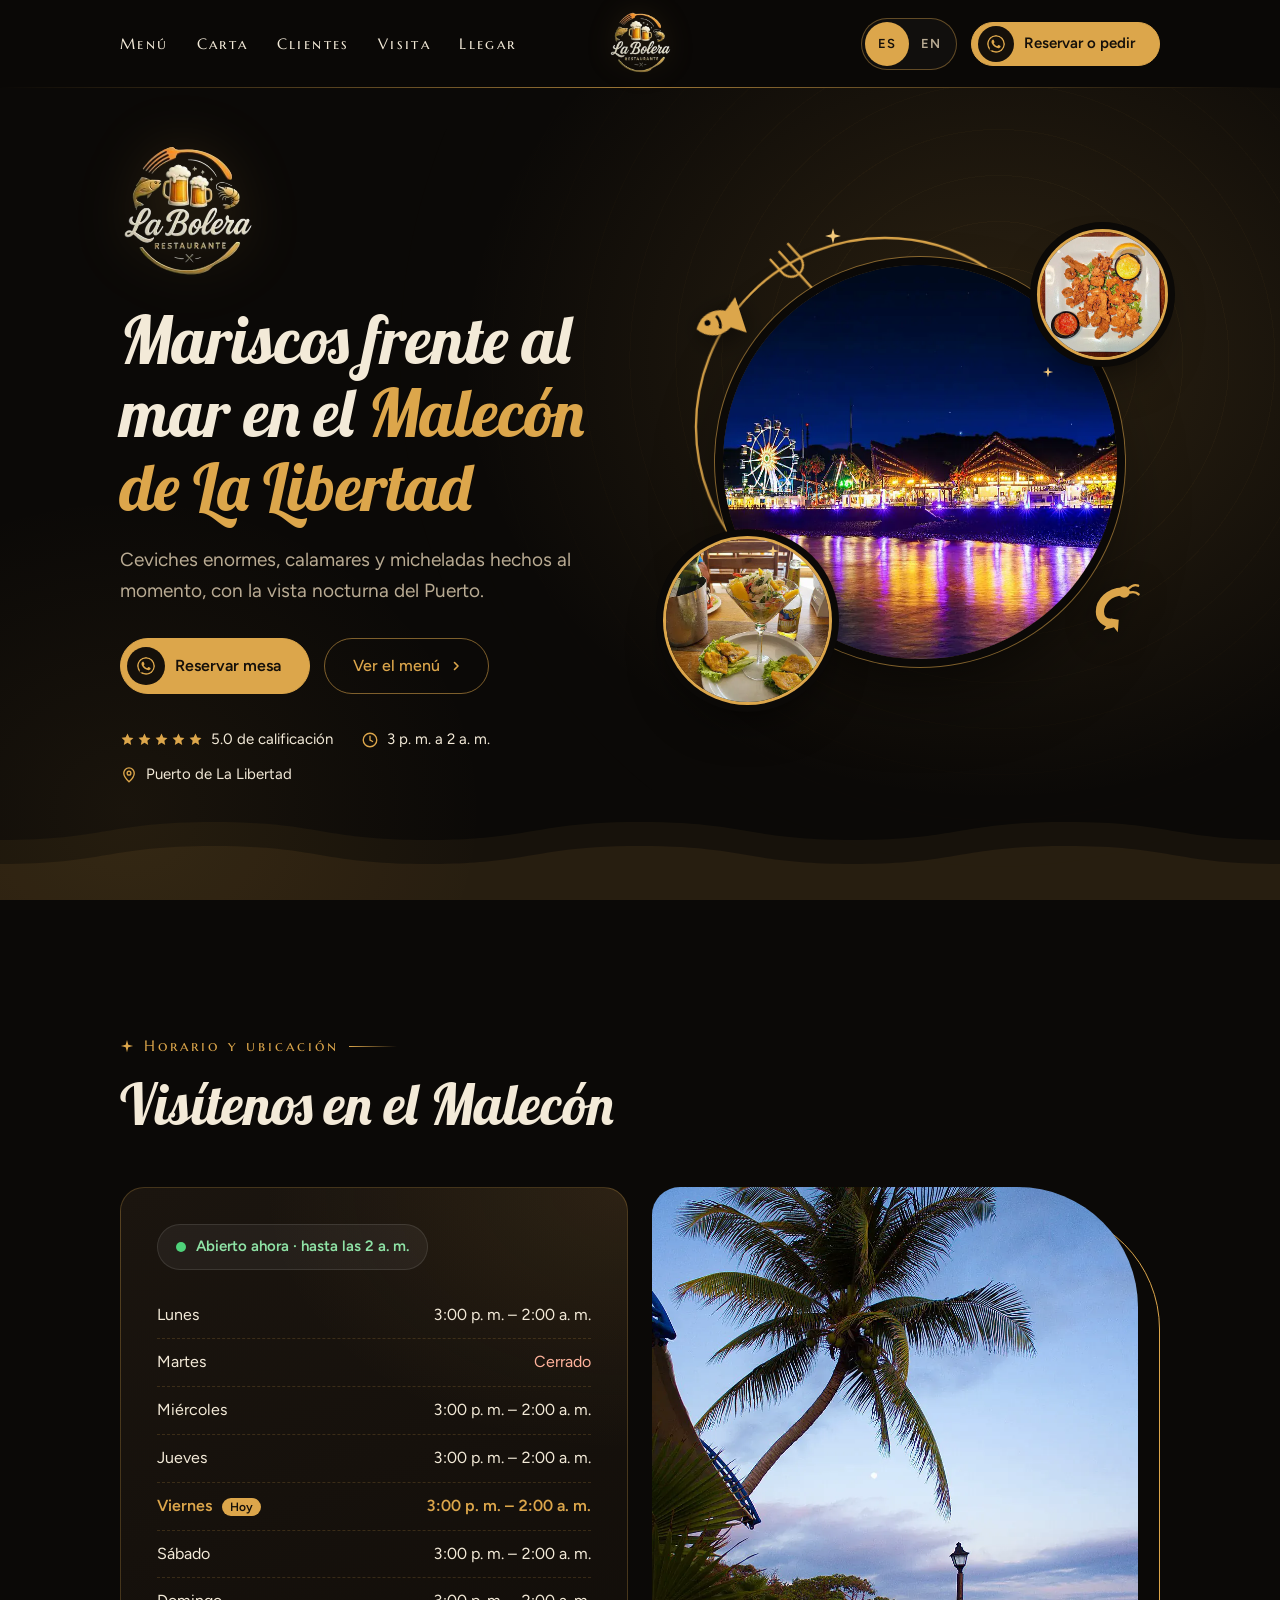
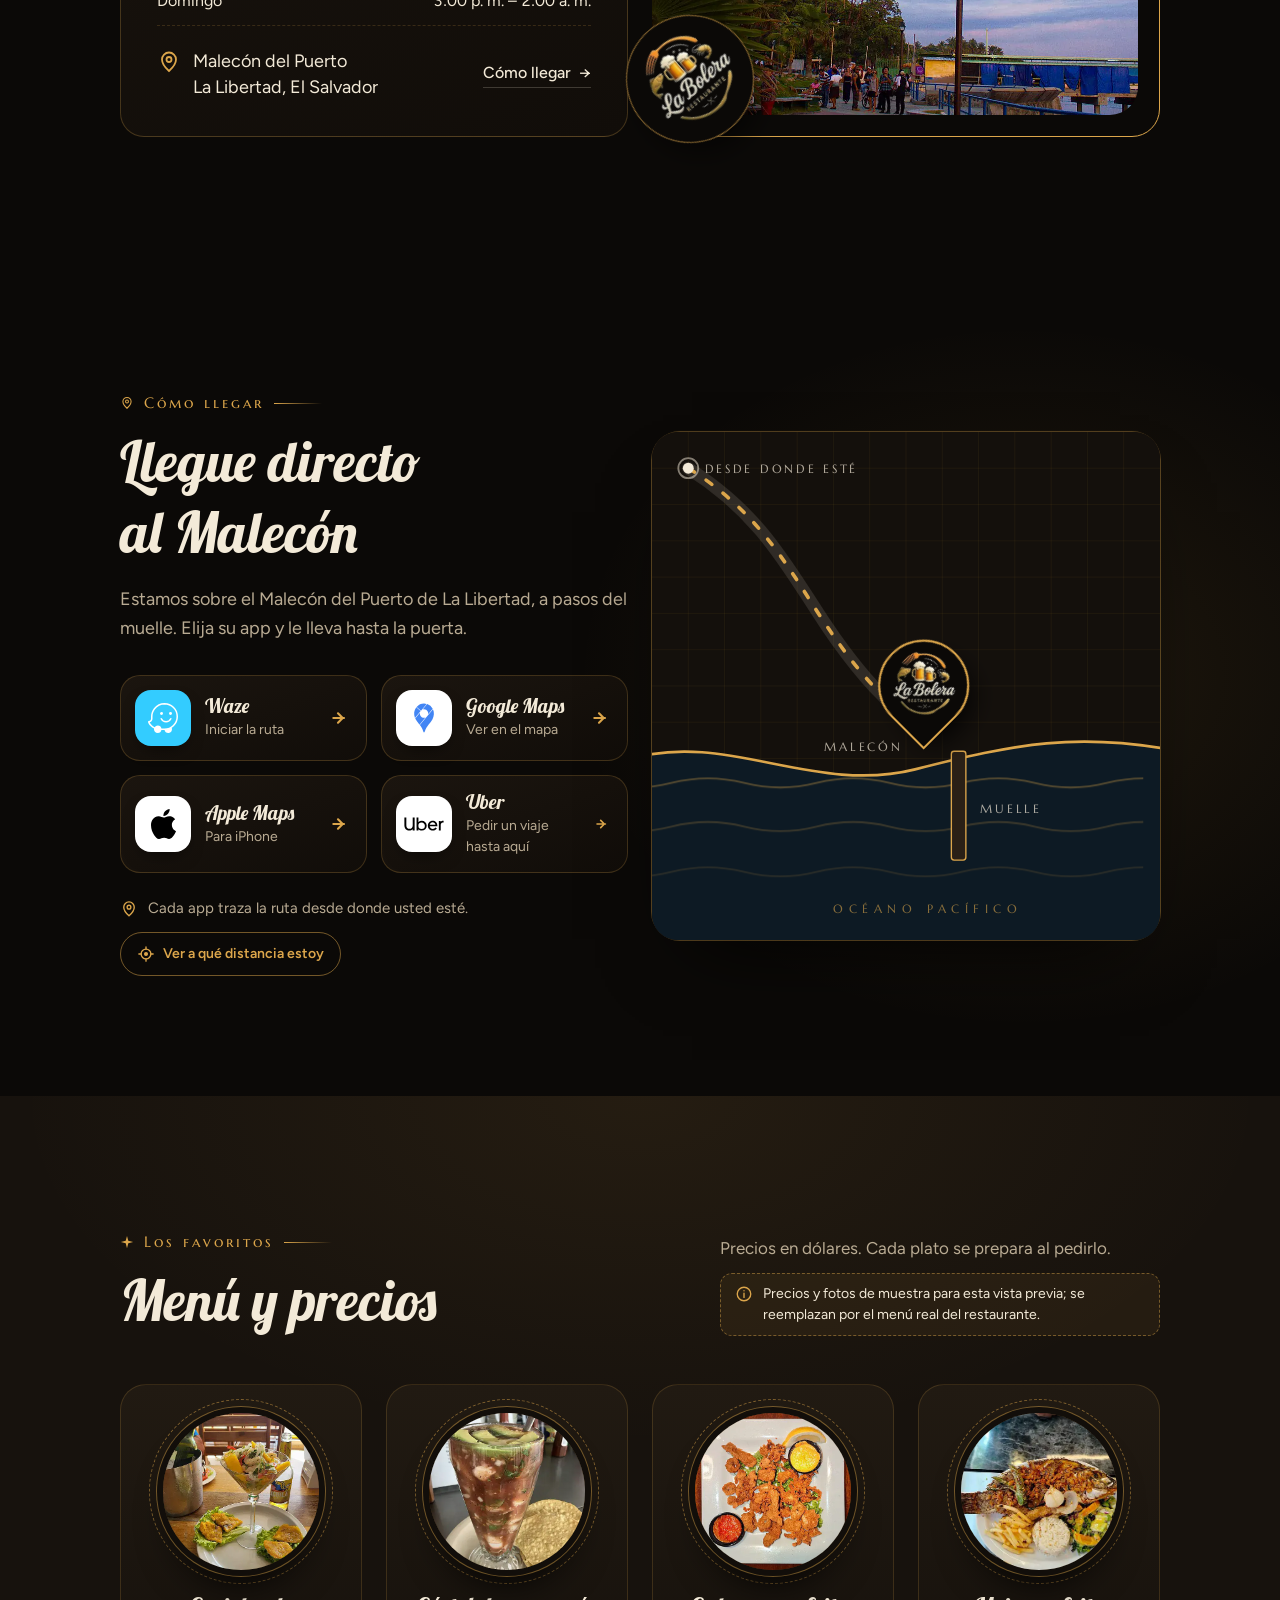
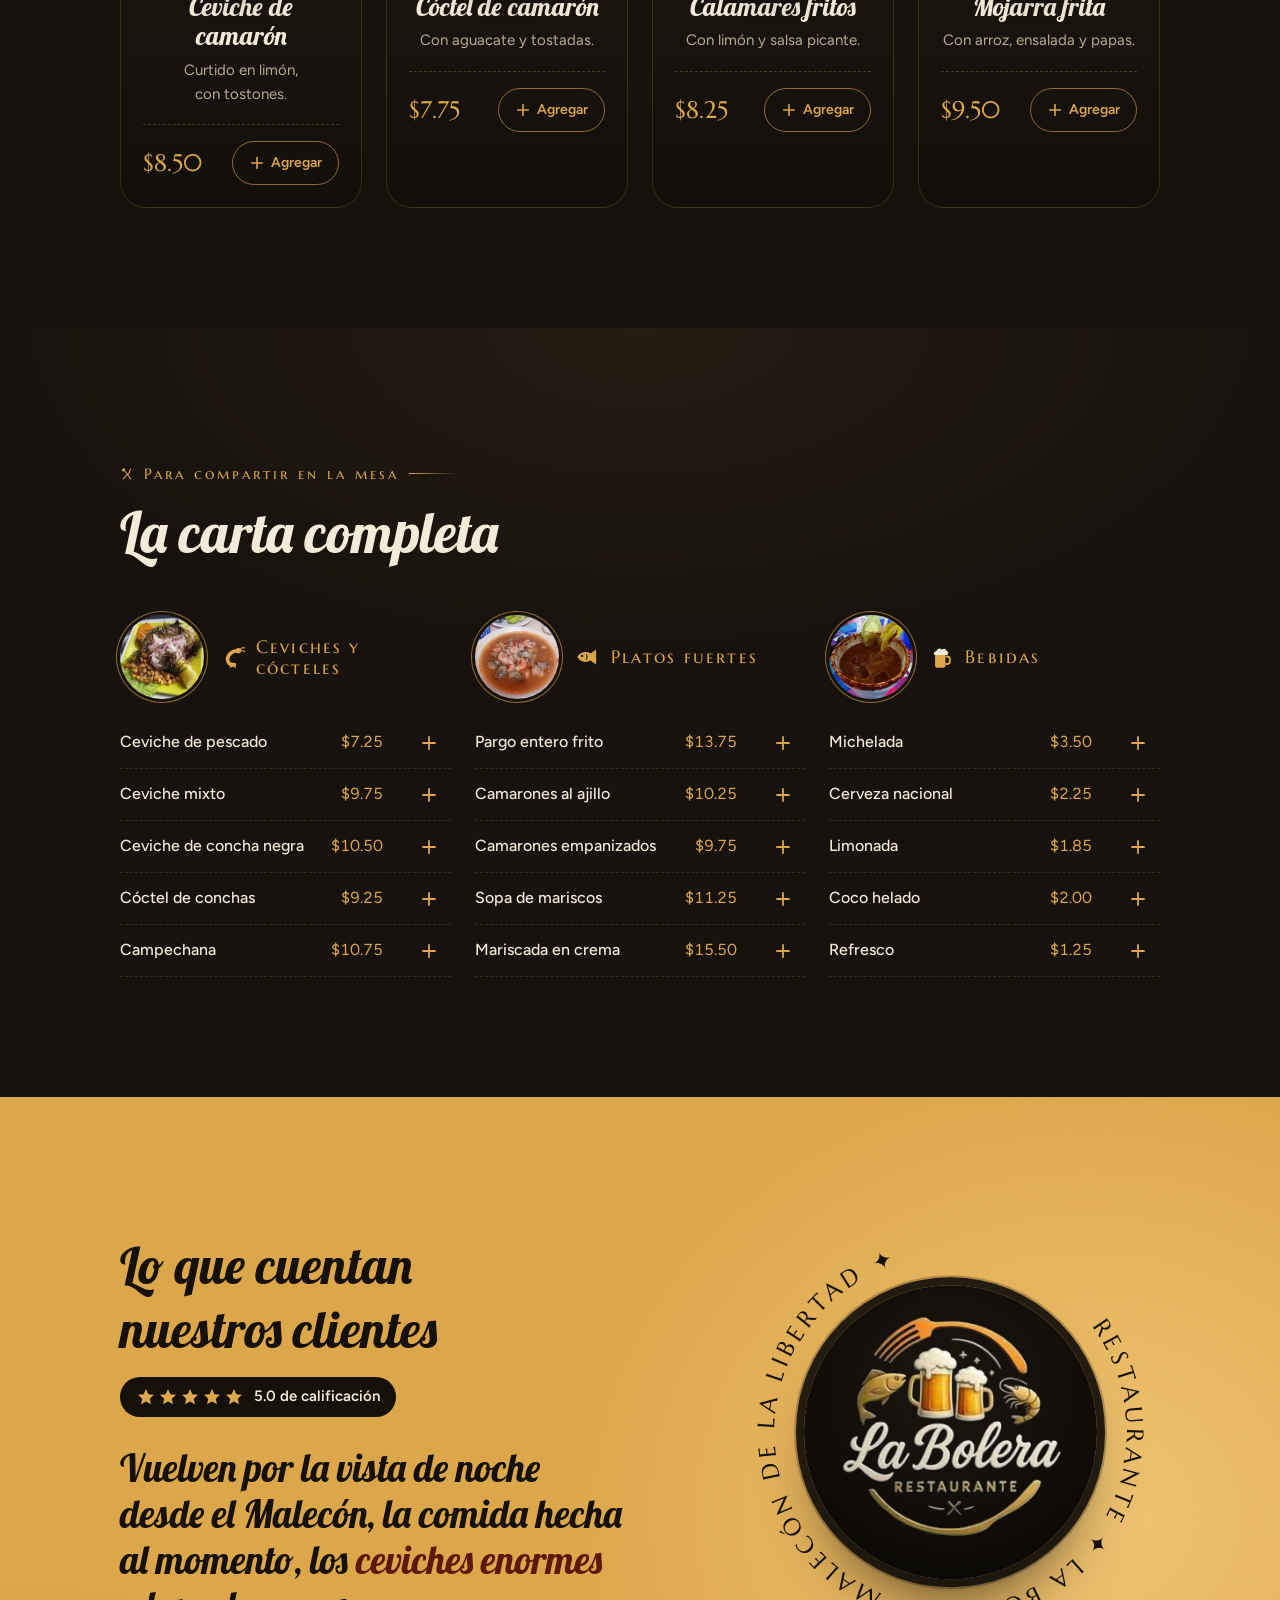
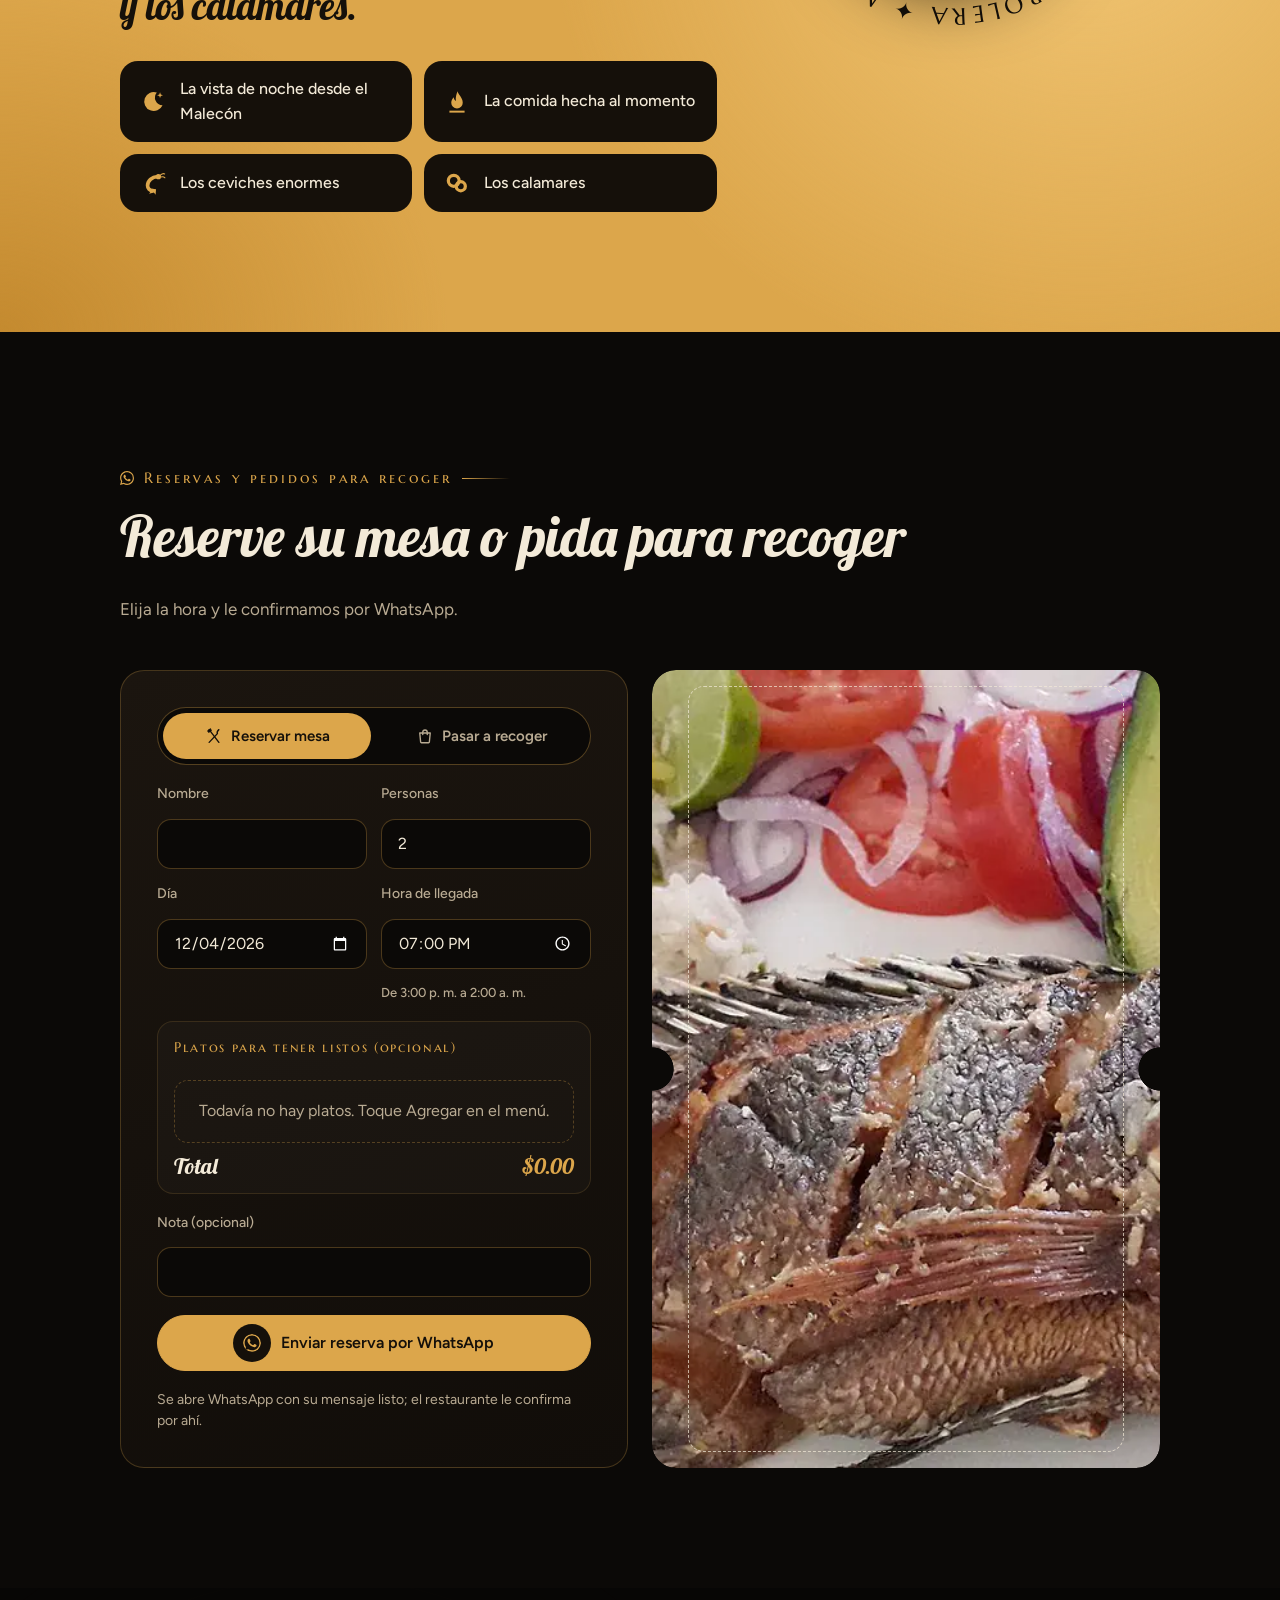
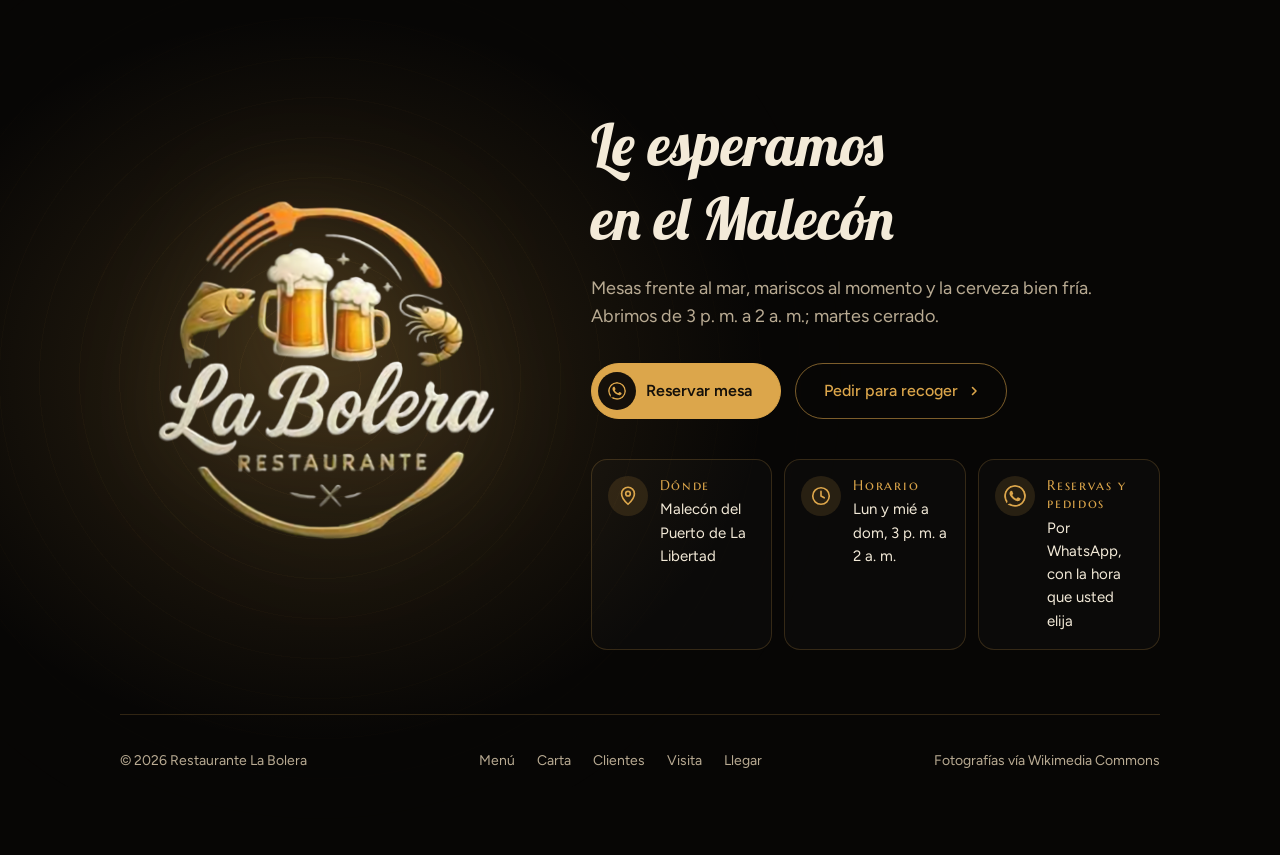
<file: index.html>
<!doctype html>
<html lang="es" data-type="place" data-radius="soft" data-buttons="solid" data-motion>
<head>
<meta charset="utf-8">
<meta name="viewport" content="width=device-width, initial-scale=1, viewport-fit=cover">
<title>Restaurante La Bolera: mariscos en el Malecón de La Libertad</title>
<meta name="description" content="Ceviches, cócteles de camarón, calamares y pescado frito frente al mar en el Puerto de La Libertad. Vea el menú con precios y haga su pedido por WhatsApp.">
<meta property="og:type" content="website">
<meta property="og:title" content="Restaurante La Bolera: mariscos en el Malecón de La Libertad">
<meta property="og:description" content="Menú con fotos y precios, en español e inglés, y pedidos por WhatsApp.">
<meta property="og:image" content="share.jpg">
<meta name="twitter:card" content="summary_large_image">
<link rel="icon" href="favicon.svg" type="image/svg+xml">
<meta name="theme-color" content="#0b0907">
<!-- <link rel="canonical" href="https://[dominio del cliente]/"> -->
<meta name="site-kind" content="other">
<meta name="page-type" content="place">
<meta name="page-kind" content="place">
<link rel="preconnect" href="https://fonts.googleapis.com">
<link rel="preconnect" href="https://fonts.gstatic.com" crossorigin>
<link href="https://fonts.googleapis.com/css2?family=Lobster&family=Marcellus+SC&family=Figtree:wght@400..600&display=swap" rel="stylesheet">
<link rel="preload" as="image" href="assets/brand/logo.webp">
<link rel="stylesheet" href="assets/system.css">
<link rel="stylesheet" href="assets/ui/cards.css">
<link rel="stylesheet" href="assets/motion/motion.css">
<link rel="stylesheet" href="assets/layout/layout.css">
<style>
:root {
  /* la paleta del logo: negro, dorado de la cerveza y crema de la espuma */
  --p-bg: #0b0907; --p-surface: #17120d; --p-ink: #f3ead8; --p-muted: #b9ab93;
  --p-accent: #dca64b; --p-accent-ink: #15100a; --p-action: #dca64b; --p-action-ink: #15100a;
  --p-inv-bg: #dca64b; --p-inv-surface: #cf983c; --p-inv-ink: #15100a; --p-inv-muted: #4b3613;
  --p-inv-accent: #5a1a08; --p-inv-accent-ink: #f3ead8; --p-inv-action: #15100a; --p-inv-action-ink: #f3ead8;
  --font-display: "Lobster", "Brush Script MT", cursive;
  --font-text: "Figtree", system-ui, sans-serif;
  --font-caps: "Marcellus SC", Georgia, serif;
  --display-weight: 400;
  --display-tracking: 0em;
  --gold: #dca64b; --gold-hi: #f2c879; --gold-lo: #9a6e2a; --cream: #f3ead8;
}
</style>
<script>document.documentElement.classList.add('m-enter');setTimeout(()=>document.documentElement.classList.add('m-enter-done'),700)</script>
<script>document.documentElement.classList.add('mo-js','lb-js');setTimeout(()=>document.documentElement.classList.add('mo-safe'),2500)</script>
<link rel="modulepreload" href="assets/moments/moments.js">
<link rel="modulepreload" href="assets/moments/lib.js">
<link rel="modulepreload" href="assets/moments/word-highlight/moment.js">
<link rel="modulepreload" href="assets/moments/picture-develops/moment.js">

<style>
  /* ---------- base ---------- */
  @media (min-width: 1024px) { :root { --nav: 88px; } }
  body { background: var(--p-bg); }
  main > section.section, .lb-close { height: auto !important; min-height: 0 !important; padding-top: 136px; padding-bottom: 120px; }
  @media (max-width: 1023px) { main > section.section, .lb-close { min-height: 0; padding-top: 88px; padding-bottom: 88px; } }
  .ic { width: 1em; height: 1em; flex: none; }
  .ic-wa { width: 20px; height: 20px; flex: none; }
  .gold { color: var(--gold); }
  .orn { display: inline-flex; align-items: center; gap: 10px; margin: 0 0 14px; color: var(--gold); font: 400 15px/1.2 var(--font-caps); letter-spacing: .2em; }
  .orn::after { content: ""; width: 48px; height: 1px; background: linear-gradient(90deg, var(--gold), transparent); }
  .orn .ic { font-size: 14px; }
  .lb-head { margin-bottom: 48px; }
  .lb-head h2 { font: 400 clamp(38px, 4.4vw, 60px)/1.05 var(--font-display); letter-spacing: 0; color: var(--cream); margin: 0; }
  .lb-head--split { display: flex; align-items: flex-end; justify-content: space-between; gap: 24px; flex-wrap: wrap; }
  .lb-head__side { max-width: 40ch; color: var(--p-muted); margin: 0; font-size: 17px; }
  .lb-head__side p { margin: 0; }
  .demo-note { display: flex; gap: 10px; align-items: flex-start; margin-top: 12px !important; padding: 10px 14px; border-radius: 12px; border: 1px dashed rgba(220, 166, 75, .45); background: rgba(220, 166, 75, .07); color: var(--cream); font-size: 14px; line-height: 1.45; }
  .demo-note .ic { color: var(--gold); font-size: 18px; margin-top: 1px; }

  /* botones */
  .btn--wa, .btn--ghost { border-radius: 999px !important; gap: 10px; }
  /* botón principal: dorado liso, sin degradado; el ícono de WhatsApp en una ficha oscura */
  .btn--wa { background: var(--gold) !important; color: #15100a !important; border: 1px solid var(--gold) !important; font-weight: 600; padding-left: 6px !important; box-shadow: none; transition: background 200ms, color 200ms, transform 160ms, box-shadow 200ms; }
  .btn--wa .ic-wa { box-sizing: content-box; width: 18px; height: 18px; padding: 9px; border-radius: 50%; background: #15100a; color: var(--gold); }
  .btn--wa:hover { background: var(--cream) !important; border-color: var(--cream) !important; box-shadow: 0 0 0 4px rgba(220, 166, 75, .25); }
  .btn--wa:active { transform: scale(.97); }
  .btn--lg.btn--wa .ic-wa { padding: 10px; }
  .btn--ghost { background: transparent; color: var(--gold); border: 1px solid rgba(220, 166, 75, .55); }
  .btn--ghost:hover { background: rgba(220, 166, 75, .1); border-color: var(--gold); }
  .btn--lg { height: 56px; padding: 0 28px; font-size: 16px; }
  .order-count { display: inline-grid; place-items: center; min-width: 22px; height: 22px; padding: 0 6px; border-radius: 11px; background: #15100a; color: var(--gold-hi); font: 600 12px/1 var(--font-text); }
  .order-count[hidden] { display: none; }

  /* ---------- barra superior ---------- */
  .lb-nav { background: rgba(11, 9, 7, .97); border-bottom: 1px solid transparent; border-image: linear-gradient(90deg, transparent, rgba(220, 166, 75, .7), transparent) 1; }
  .lb-nav .nav__logo { display: inline-flex; align-items: center; }
  .lb-nav .nav__logo-img { height: 72px !important; width: 72px !important; max-width: none !important; max-height: none !important; filter: drop-shadow(0 0 14px rgba(220, 166, 75, .25)); transition: transform 400ms cubic-bezier(.22, 1, .36, 1); }
  .lb-nav .nav__logo:hover .nav__logo-img { transform: scale(1.06) rotate(-3deg); }
  .lb-nav .nav__link { font: 400 15px/1 var(--font-caps); letter-spacing: .16em; color: var(--cream); }
  .lb-nav .nav__link:hover { color: var(--gold); }
  .lang { display: inline-flex; width: max-content; align-self: flex-start; padding: 3px; border: 1px solid rgba(220, 166, 75, .4); border-radius: 999px; background: rgba(255, 255, 255, .03); }
  .lang__opt { min-width: 44px; height: 44px; border: 0; border-radius: 999px; background: none; color: var(--p-muted); font: 600 13px/1 var(--font-text); letter-spacing: .08em; cursor: pointer; transition: background 200ms, color 200ms; }
  .lang__opt[aria-pressed="true"] { background: var(--gold); color: #15100a; }
  .lang__opt:not([aria-pressed="true"]):hover { color: var(--cream); }
  .lb-nav .nav__actions { gap: 14px; }
  @media (max-width: 1023px) { .lb-nav .nav__logo-img { height: 48px !important; width: 48px !important; } }

  /* ---------- portada ---------- */
  .hero.lb-hero { position: relative; display: block; height: auto; min-height: 100svh; padding: calc(var(--nav) + 32px) 0 96px; overflow: hidden;
    background: radial-gradient(60% 70% at 78% 40%, rgba(220, 166, 75, .16), transparent 70%), radial-gradient(40% 50% at 10% 90%, rgba(220, 166, 75, .07), transparent 70%), var(--p-bg); }
  .lb-hero__glow { position: absolute; inset: 0; pointer-events: none; background: repeating-radial-gradient(circle at 78% 40%, rgba(220, 166, 75, .05) 0 1px, transparent 1px 46px); mask: radial-gradient(50% 60% at 78% 40%, #000, transparent); }
  .lb-hero__waves { position: absolute; left: 0; right: 0; bottom: 0; width: 100%; height: 90px; fill: rgba(220, 166, 75, .06); animation: bob 7s ease-in-out infinite; }
  .lb-hero__waves .w2 { fill: rgba(220, 166, 75, .08); }
  @keyframes bob { 50% { transform: translateY(8px); } }
  .lb-hero__grid { position: relative; z-index: 1; display: grid; grid-template-columns: minmax(0, 1.05fr) minmax(0, 1fr); gap: 56px; align-items: center; min-height: calc(100svh - var(--nav) - 128px); }
  .lb-hero__logo { display: block; width: clamp(120px, 12vw, 176px); height: auto; margin: 0 0 12px -10px; filter: drop-shadow(0 0 28px rgba(220, 166, 75, .3)); animation: float 6s ease-in-out infinite; }
  @keyframes float { 50% { transform: translateY(-8px) rotate(-1.5deg); } }
  .lb-hero h1 { font: 400 clamp(44px, 5.2vw, 78px)/1.04 var(--font-display); letter-spacing: 0; color: var(--cream); margin: 0; max-width: 13ch; text-wrap: balance; }
  .lb-hero__lead { margin: 22px 0 0; max-width: 44ch; font-size: 19px; line-height: 1.6; color: var(--p-muted); }
  .lb-hero__actions { display: flex; flex-wrap: wrap; gap: 14px; margin-top: 32px; }
  .lb-hero__facts { display: flex; flex-wrap: wrap; gap: 12px 28px; margin: 34px 0 0; padding: 0; list-style: none; color: var(--cream); font-size: 15px; }
  .lb-hero__facts li { display: inline-flex; align-items: center; gap: 8px; }
  .lb-hero__facts .ic { color: var(--gold); font-size: 18px; }
  .stars { display: inline-flex; gap: 2px; color: var(--gold); }
  .stars svg { width: 20px; height: 20px; }
  .stars--sm svg { width: 15px; height: 15px; }

  .lb-hero__art { position: relative; width: min(100%, 620px); aspect-ratio: 1; justify-self: center; }
  .orb { position: absolute; border-radius: 50%; will-change: transform; transform: translate3d(0, var(--py, 0px), 0); }
  .orb__img { position: absolute; inset: 0; border-radius: 50%; overflow: hidden; }
  .orb__img img { width: 100%; height: 100%; object-fit: cover; display: block; }
  .orb--main { inset: 9%; }
  .orb--main .orb__img { box-shadow: 0 0 0 8px var(--p-bg), 0 0 0 9px rgba(220, 166, 75, .55), 0 40px 90px -30px rgba(0, 0, 0, .9); }
  .orb--main .orb__img img { transform: scale(1.12); object-position: 50% var(--op, 45%); }
  .orb__ring { position: absolute; left: -9%; top: -9%; width: 118% !important; height: auto !important; aspect-ratio: 1; overflow: visible; animation: spin 60s linear infinite; }
  .orb__ring-line { fill: none; stroke: var(--gold); stroke-width: 2.4; stroke-dasharray: 84 16; stroke-dashoffset: 0; stroke-linecap: round; }
  .orb__fork { fill: none; stroke: var(--gold); stroke-width: .8; stroke-linecap: round; }
  @keyframes spin { to { transform: rotate(360deg); } }
  .orb--a { width: 34%; aspect-ratio: 1; left: -3%; bottom: 0; }
  .orb--b { width: 26%; aspect-ratio: 1; right: -1%; top: 2%; }
  .orb--a .orb__img, .orb--b .orb__img { box-shadow: 0 0 0 3px var(--gold), 0 0 0 10px var(--p-bg), 0 24px 50px -16px rgba(0, 0, 0, .9); }
  .float-ic { position: absolute; color: var(--gold); width: 64px; height: 64px; --bg: var(--p-bg); filter: drop-shadow(0 6px 14px rgba(0, 0, 0, .6)); transform: translate3d(0, var(--py, 0px), 0); }
  .float-ic--fish { left: 2%; top: 14%; transform: translate3d(0, var(--py, 0px), 0) rotate(-18deg); }
  .float-ic--shrimp { right: 4%; bottom: 14%; width: 58px; height: 58px; }
  .spark { position: absolute; width: 18px; height: 18px; color: var(--gold-hi); animation: twinkle 3.2s ease-in-out infinite; }
  .spark--1 { left: 30%; top: 1%; } .spark--2 { right: 22%; top: 30%; width: 12px; height: 12px; animation-delay: 1.1s; } .spark--3 { left: 18%; bottom: 30%; width: 14px; height: 14px; animation-delay: 2s; }
  @keyframes twinkle { 0%, 100% { opacity: .35; transform: scale(.8); } 50% { opacity: 1; transform: scale(1.1) rotate(20deg); } }

  /* entrada coreografiada: logo, título, texto, botones; luego la foto y los platos */
  @keyframes rise { from { opacity: 0; transform: translateY(22px); } }
  @keyframes pop { from { opacity: 0; transform: scale(.86); } }
  @keyframes draw { from { stroke-dashoffset: 100; opacity: 0; } to { opacity: 1; } }
  .e-1 { animation: rise 900ms cubic-bezier(.22, 1, .36, 1) both, float 6s ease-in-out 1s infinite; }
  .e-2 { animation: rise 900ms 120ms cubic-bezier(.22, 1, .36, 1) both; }
  .e-3 { animation: rise 900ms 240ms cubic-bezier(.22, 1, .36, 1) both; }
  .e-4 { animation: rise 900ms 340ms cubic-bezier(.22, 1, .36, 1) both; }
  .e-5 { animation: rise 900ms 440ms cubic-bezier(.22, 1, .36, 1) both; }
  .e-art1 .orb__img { animation: pop 1100ms 150ms cubic-bezier(.22, 1, .36, 1) both; }
  .e-art1 .orb__ring-line { animation: draw 1800ms 300ms cubic-bezier(.65, 0, .35, 1) both; }
  .e-art2 .orb__img { animation: pop 900ms 650ms cubic-bezier(.22, 1, .36, 1) both; }
  .e-art3 .orb__img { animation: pop 900ms 800ms cubic-bezier(.22, 1, .36, 1) both; }
  .e-art4 { animation: rise 900ms 1000ms cubic-bezier(.22, 1, .36, 1) both; }

  .marquee { position: absolute; left: 0; right: 0; bottom: 0; z-index: 2; overflow: hidden; padding: 16px 0; background: #070605;
    border-top: 1px solid rgba(220, 166, 75, .3); border-bottom: 1px solid rgba(220, 166, 75, .3); }
  .marquee__track { display: flex; align-items: center; gap: 28px; width: max-content; animation: marquee 38s linear infinite; color: var(--gold); font: 400 17px/1 var(--font-caps); letter-spacing: .2em; white-space: nowrap; }
  .marquee__track .ic { font-size: 12px; color: var(--gold-hi); }
  @keyframes marquee { to { transform: translateX(-50%); } }

  @media (max-width: 1023px) {
    .hero.lb-hero { padding-top: calc(var(--nav) + 24px); padding-bottom: 96px; }
    .lb-hero__grid { grid-template-columns: minmax(0, 1fr); gap: 40px; min-height: 0; }
    .lb-hero__art { width: min(100%, 440px); }
    .lb-hero h1 { max-width: 16ch; }
  }
  @media (max-width: 639px) {
    .hero.lb-hero { padding-bottom: 56px; }
    .lb-hero__grid { gap: 28px; }
    .lb-hero__art { width: min(86%, 300px); }
    .orb--a { width: 32%; left: -6%; bottom: 8%; }
    .orb--b { width: 26%; right: -6%; top: 4%; }
    .lb-hero__facts { margin-top: 24px; }
    .lb-hero__logo { width: 112px; }
    .lb-hero h1 { font-size: 40px; }
    .lb-hero__lead { font-size: 17px; }
    .lb-hero__actions .btn { width: 100%; justify-content: center; }
    .float-ic { width: 44px; height: 44px; } .float-ic--shrimp { width: 40px; height: 40px; }
    .lb-hero__waves { bottom: 0; height: 60px; }
    .marquee__track { font-size: 14px; }
  }

  /* ---------- visita ---------- */
  .lb-visit__grid { align-items: stretch; }
  .visit-card { position: relative; padding: 36px; border-radius: 24px; border: 1px solid rgba(220, 166, 75, .25);
    background: radial-gradient(120% 80% at 100% 0%, rgba(220, 166, 75, .1), transparent 60%), linear-gradient(160deg, #1b150f, #110d09); display: flex; flex-direction: column; gap: 22px; }
  .status { display: inline-flex; align-self: flex-start; align-items: center; gap: 10px; margin: 0; padding: 10px 18px; border-radius: 999px; background: rgba(255, 255, 255, .05); border: 1px solid rgba(255, 255, 255, .1); font-weight: 600; font-size: 15px; }
  .status__dot { width: 10px; height: 10px; border-radius: 50%; background: var(--gold); box-shadow: 0 0 0 0 currentColor; }
  .status.is-open { color: #8fe3a6; } .status.is-open .status__dot { background: #4fd27a; animation: pulse 2s ease-out infinite; }
  .status.is-closed { color: #ffb39c; } .status.is-closed .status__dot { background: #e5684c; }
  @keyframes pulse { 0% { box-shadow: 0 0 0 0 rgba(79, 210, 122, .6); } 100% { box-shadow: 0 0 0 12px rgba(79, 210, 122, 0); } }
  .hours-list { margin: 0; display: grid; }
  .hours-list > div { display: flex; justify-content: space-between; gap: 16px; padding: 11px 0; border-bottom: 1px dashed rgba(220, 166, 75, .18); font-size: 16px; }
  .hours-list dt, .hours-list dd { margin: 0; }
  .hours-list dd { font-variant-numeric: tabular-nums; color: var(--cream); }
  .hours-list .is-closed dd { color: #ffb39c; }
  .hours-list .is-today { color: var(--gold); font-weight: 600; }
  .hours-list .is-today dd { color: var(--gold); }
  .hours-list .is-today dt::after { content: attr(data-today); margin-left: 10px; padding: 2px 8px; border-radius: 999px; background: var(--gold); color: #15100a; font-size: 12px; font-weight: 600; }
  .visit-card__foot { margin-top: auto; display: flex; align-items: center; justify-content: space-between; gap: 16px; flex-wrap: wrap; }
  .visit-card__addr { display: flex; gap: 12px; font-style: normal; font-size: 18px; line-height: 1.45; }
  .visit-card__addr .ic { color: var(--gold); font-size: 24px; margin-top: 2px; }
  .frame-offset { position: relative; margin: 0; padding: 0 22px 22px 0; }
  .frame-offset::before { content: ""; position: absolute; inset: 22px 0 0 22px; border: 1.5px solid var(--gold); border-radius: 28px 120px 28px 28px; }
  .frame-offset__img { position: relative; height: 100%; min-height: 420px; border-radius: 28px 120px 28px 28px; overflow: hidden; }
  .frame-offset__img img { position: absolute; inset: 0; width: 100%; height: 118%; object-fit: cover; transform: translate3d(0, var(--py, 0px), 0); top: -9%; }
  .frame-offset__badge { position: absolute; left: -26px; bottom: -6px; width: 128px; height: 128px; padding: 10px; border-radius: 50%; background: var(--p-bg); border: 1px solid rgba(220, 166, 75, .6); box-shadow: 0 16px 40px -12px #000; transform: rotate(var(--rot, 0deg)); }
  @media (max-width: 1023px) { .frame-offset { margin-top: 24px; } .frame-offset__img { min-height: 360px; } .frame-offset__badge { left: auto; right: 6px; bottom: -10px; width: 96px; height: 96px; } }

  /* ---------- menú: platos como platos ---------- */
  .lb-menu, .lb-carta { background: radial-gradient(70% 60% at 50% 0%, rgba(220, 166, 75, .07), transparent 70%), var(--p-surface); }
  .dishes { display: grid; grid-template-columns: repeat(4, minmax(0, 1fr)); gap: 24px; }
  .dish { position: relative; display: flex; flex-direction: column; padding: 28px 22px 22px; border-radius: 26px; text-align: center; border: 1px solid rgba(220, 166, 75, .18);
    background: linear-gradient(180deg, #211a12, #120e0a); transition: transform 450ms cubic-bezier(.22, 1, .36, 1), border-color 300ms, box-shadow 450ms; }
  .dish:hover { transform: translateY(-6px); border-color: rgba(220, 166, 75, .55); box-shadow: 0 30px 60px -30px rgba(220, 166, 75, .35); }
  .dish__plate { position: relative; width: 80%; aspect-ratio: 1; margin: 0 auto 22px; }
  .dish__plate img { position: absolute; inset: 0; width: 100%; height: 100%; max-width: none; object-fit: cover; border-radius: 50%; box-shadow: 0 0 0 6px #120e0a, 0 0 0 7px rgba(220, 166, 75, .45), 0 26px 40px -16px #000; transition: transform 600ms cubic-bezier(.22, 1, .36, 1); }
  .dish__ring { position: absolute; inset: -14px; border-radius: 50%; border: 1.5px dashed rgba(220, 166, 75, .5); transition: transform 1200ms cubic-bezier(.22, 1, .36, 1), border-color 300ms; }
  .dish:hover .dish__plate img { transform: scale(1.05) rotate(-4deg); }
  .dish:hover .dish__ring { transform: rotate(90deg); border-color: var(--gold); }
  .dish__name { margin: 0; font: 400 26px/1.15 var(--font-display); color: var(--cream); }
  .dish__desc { margin: 8px 0 18px; color: var(--p-muted); font-size: 15px; }
  .dish__foot { margin-top: auto; display: flex; align-items: center; justify-content: space-between; gap: 10px; padding-top: 16px; border-top: 1px dashed rgba(220, 166, 75, .25); }
  .dish__price { font: 400 24px/1 var(--font-caps); color: var(--gold); }
  .add-btn { display: inline-flex; align-items: center; gap: 6px; min-height: 44px; padding: 0 16px; border-radius: 999px; border: 1px solid rgba(220, 166, 75, .6); background: transparent; color: var(--gold); font: 600 14px/1 var(--font-text); cursor: pointer; transition: background 200ms, color 200ms, transform 160ms; }
  .add-btn svg { width: 16px; height: 16px; }
  .add-btn:hover, .add-btn.is-added { background: var(--gold); color: #15100a; }
  .add-btn:active, .add-icon:active, .sub-icon:active, .stepper__btn:active { transform: scale(.94); }
  .stepper { display: inline-flex; align-items: center; gap: 4px; padding: 3px; border-radius: 999px; background: var(--gold); color: #15100a; }
  .stepper[hidden], .sub-icon[hidden], .row-ctl__n[hidden] { display: none; }
  .stepper__btn { display: grid; place-items: center; width: 40px; height: 40px; border: 0; border-radius: 50%; background: rgba(21, 16, 10, .12); color: #15100a; cursor: pointer; transition: background 200ms, transform 160ms; }
  .stepper__btn:hover { background: rgba(21, 16, 10, .22); }
  .stepper__btn svg { width: 16px; height: 16px; }
  .stepper__n { min-width: 24px; text-align: center; font: 600 16px/1 var(--font-text); font-variant-numeric: tabular-nums; }
  @media (max-width: 1100px) { .dishes { grid-template-columns: repeat(2, minmax(0, 1fr)); } }
  @media (max-width: 639px) { .dishes { gap: 14px; } .dish { padding: 18px 12px 14px; } .dish__name { font-size: 21px; } .dish__desc { font-size: 14px; }
    .dish__foot { flex-direction: column; gap: 10px; } .add-btn { width: 100%; justify-content: center; } }

  /* carta */
  .carta-group__head { display: flex; align-items: center; gap: 16px; margin-bottom: 18px; }
  .carta-group__photo { margin: 0; width: 84px; height: 84px; flex: none; border-radius: 50%; overflow: hidden; box-shadow: 0 0 0 3px var(--p-surface), 0 0 0 4px rgba(220, 166, 75, .6); }
  .carta-group__photo img { width: 100%; height: 100%; object-fit: cover; }
  .carta-group__label { display: flex; align-items: center; gap: 10px; margin: 0; color: var(--gold); font: 400 18px/1.2 var(--font-caps); letter-spacing: .12em; }
  .carta-group__label .ic { font-size: 26px; --bg: var(--p-surface); }
  .row-ctl { display: inline-flex; align-items: center; gap: 2px; justify-self: end; }
  .row-ctl__n { min-width: 22px; text-align: center; color: var(--cream); font-weight: 600; font-variant-numeric: tabular-nums; }
  .sub-icon { display: grid; place-items: center; width: 44px; height: 44px; border: 1px solid rgba(220, 166, 75, .45); border-radius: 50%; background: none; color: var(--gold); cursor: pointer; transition: background 200ms, color 200ms, transform 160ms; }
  .sub-icon:hover { background: rgba(220, 166, 75, .15); }
  .sub-icon svg { width: 18px; height: 18px; }
  .rows--menu > li { grid-template-columns: minmax(0, 1fr) auto auto; align-items: center; min-height: 52px; padding-block: 0; border-bottom: 1px dashed rgba(220, 166, 75, .18); }
  .rows--menu > li:first-child { padding-top: 0; }
  .rows--menu .rows__name { color: var(--cream); font-weight: 500; }
  .rows--menu .rows__value { color: var(--gold); font-variant-numeric: tabular-nums; }
  .add-icon { display: grid; place-items: center; width: 44px; height: 44px; border: 0; border-radius: 50%; background: none; color: var(--gold); cursor: pointer; transition: background 200ms, color 200ms, transform 160ms; }
  .add-icon:hover, .add-icon.is-added { background: var(--gold); color: #15100a; }
  .add-icon svg { width: 18px; height: 18px; }
  @media (max-width: 1023px) { .carta-group + .carta-group { margin-top: 36px; } }

  /* ---------- clientes ---------- */
  .lb-reviews { background: radial-gradient(60% 80% at 85% 50%, #f0c472, transparent 70%), radial-gradient(50% 60% at 0% 100%, #c48a2f, transparent 70%), var(--gold) !important; }
  .lb-reviews__top { display: flex; align-items: center; justify-content: space-between; gap: 16px; flex-wrap: wrap; }
  .lb-reviews h2 { font: 400 clamp(36px, 4vw, 56px)/1.05 var(--font-display); letter-spacing: 0; margin: 0; color: #15100a; }
  .rating { display: inline-flex; align-items: center; gap: 10px; margin: 0; padding: 8px 16px; border-radius: 999px; background: #15100a; color: var(--cream); font-weight: 600; font-size: 15px; }
  .rating .stars { color: var(--gold); }
  .lb-reviews .mo-wh__text { font: 400 clamp(28px, 3vw, 42px)/1.2 var(--font-display); letter-spacing: 0; margin: 28px 0 32px; max-width: 24ch; }
  .lb-reviews.is-done .mo-wh__text strong { color: var(--p-inv-accent); }
  .reviews { display: grid; grid-template-columns: repeat(2, minmax(0, 1fr)); gap: 12px; margin: 0; padding: 0; list-style: none; }
  .review { display: flex; align-items: center; gap: 14px; padding: 16px 20px; border-radius: 18px; background: #15100a; color: var(--cream); font-weight: 500; font-size: 16px; transition: transform 300ms cubic-bezier(.22, 1, .36, 1); }
  .review:hover { transform: translateY(-3px); }
  .review .ic { font-size: 26px; color: var(--gold); --bg: #15100a; }
  .lb-reviews__seal { display: grid; place-items: center; }
  .seal { position: relative; width: min(100%, 430px); aspect-ratio: 1; transform: translate3d(0, var(--py, 0px), 0); }
  .seal__text { position: absolute; inset: 0; width: 100%; height: 100%; transform: rotate(var(--rot, 0deg)); }
  .seal__text text { font: 400 17px var(--font-caps); letter-spacing: 3.2px; fill: #15100a; }
  .seal__disc { position: absolute; inset: 15%; border-radius: 50%; background: radial-gradient(circle at 50% 35%, #1c160f, #070605); display: grid; place-items: center;
    box-shadow: 0 0 0 8px rgba(21, 16, 10, .9), 0 0 0 10px rgba(21, 16, 10, .25), 0 40px 70px -30px rgba(0, 0, 0, .8); }
  .seal__disc img { width: 90%; height: auto; }
  @media (max-width: 1023px) { .reviews { grid-template-columns: minmax(0, 1fr); } .seal { width: min(80%, 320px); margin-top: 40px; } }

  /* ---------- pedido ---------- */
  .lb-order__grid { align-items: stretch; }
  .order { padding: 36px; border-radius: 24px; border: 1px solid rgba(220, 166, 75, .25); background: linear-gradient(160deg, #1b150f, #110d09); display: grid; gap: 18px; align-content: start; }
  .order__list { list-style: none; margin: 0; padding: 0; display: grid; }
  .order__list > li { display: grid; grid-template-columns: minmax(0, 1fr) auto auto; align-items: center; gap: 12px; min-height: 52px; border-bottom: 1px dashed rgba(220, 166, 75, .2); }
  .order__qty { display: inline-flex; align-items: center; gap: 4px; }
  .order__qty button { width: 44px; height: 44px; border: 1px solid rgba(220, 166, 75, .5); border-radius: 50%; background: none; color: var(--gold); font: 500 18px/1 var(--font-text); cursor: pointer; }
  .order__qty button:hover { background: var(--gold); color: #15100a; }
  .order__qty output { min-width: 26px; text-align: center; font-variant-numeric: tabular-nums; }
  .order__line-total { min-width: 64px; text-align: right; color: var(--gold); font-variant-numeric: tabular-nums; }
  .order__empty { color: var(--p-muted); margin: 0; padding: 18px; border: 1px dashed rgba(220, 166, 75, .3); border-radius: 14px; text-align: center; }
  .order__total { display: flex; justify-content: space-between; align-items: baseline; font: 400 28px/1 var(--font-display); color: var(--cream); }
  .order__total [data-order-total] { color: var(--gold); }
  .order__fields { display: grid; grid-template-columns: 1fr 1fr; gap: 14px; align-items: start; }
  .order .field input, .order .field select { width: 100%; height: 50px; padding: 0 16px; border: 1px solid rgba(220, 166, 75, .3); border-radius: 14px; background: #0b0907; color: var(--cream); font: 400 16px/1 var(--font-text); }
  .order .field input:focus, .order .field select:focus { border-color: var(--gold); outline: 2px solid rgba(220, 166, 75, .35); outline-offset: 1px; }
  .order .field label { display: block; margin-bottom: 6px; font-size: 14px; color: var(--p-muted); }
  .order .field__error, .order__error { color: #ffb39c; font-size: 14px; margin: 6px 0 0; }
  .order__send { width: 100%; justify-content: center; }
  .mode { display: grid; grid-template-columns: 1fr 1fr; gap: 6px; padding: 5px; border-radius: 999px; border: 1px solid rgba(220, 166, 75, .35); background: #0b0907; }
  .mode__opt { position: relative; cursor: pointer; }
  .mode__opt input { position: absolute; opacity: 0; pointer-events: none; }
  .mode__opt > span { display: flex; align-items: center; justify-content: center; gap: 8px; min-height: 46px; border-radius: 999px; color: var(--p-muted); font-weight: 600; font-size: 15px; transition: background 200ms, color 200ms; }
  .mode__opt > span .ic { font-size: 18px; }
  .mode__opt input:checked + span { background: var(--gold); color: #15100a; }
  .mode__opt input:focus-visible + span { outline: 2px solid var(--gold); outline-offset: 2px; }
  .order[data-mode="reserve"] [data-only="pickup"], .order[data-mode="pickup"] [data-only="reserve"] { display: none !important; }
  .order__cart { display: grid; gap: 12px; padding: 16px; border-radius: 16px; background: rgba(255, 255, 255, .025); border: 1px solid rgba(220, 166, 75, .15); }
  .order__cart-label { margin: 0; color: var(--gold); font: 400 14px/1.3 var(--font-caps); letter-spacing: .12em; }
  .order__total { font-size: 22px !important; }
  .field__hint { margin: 6px 0 0; font-size: 13px; color: var(--p-muted); }
  .order .field input[type="date"], .order .field input[type="time"] { color-scheme: dark; }
  .frame-ticket { position: relative; margin: 0; min-height: 420px; border-radius: 24px; overflow: hidden;
    -webkit-mask: radial-gradient(circle 22px at 0 50%, #0000 97%, #000) left / 51% 100% no-repeat, radial-gradient(circle 22px at 100% 50%, #0000 97%, #000) right / 51% 100% no-repeat;
            mask: radial-gradient(circle 22px at 0 50%, #0000 97%, #000) left / 51% 100% no-repeat, radial-gradient(circle 22px at 100% 50%, #0000 97%, #000) right / 51% 100% no-repeat; }
  .frame-ticket > img { position: absolute; inset: 0; width: 100%; height: 100%; object-fit: cover; }
  .frame-ticket::after { content: ""; position: absolute; inset: 16px 36px; border: 1.5px dashed rgba(243, 234, 216, .7); border-radius: 16px; pointer-events: none; z-index: 2; }
  @media (max-width: 1023px) { .frame-ticket { min-height: 300px; margin-top: 24px; } }
  .order .field { min-width: 0; }
  .order .field input { display: block; min-width: 0; max-width: 100%; }
  .order .field input[type="date"], .order .field input[type="time"] { -webkit-appearance: none; appearance: none; text-align: left; line-height: 50px; }
  .order .field input::-webkit-date-and-time-value { text-align: left; margin: 0; }
  .order .field input::-webkit-datetime-edit { padding: 0; }
  @media (max-width: 639px) { .order { padding: 20px; } .order__fields { grid-template-columns: minmax(0, 1fr); } .order__list > li { grid-template-columns: minmax(0, 1fr) auto; } .order__line-total { grid-column: 2; } .order__qty { grid-row: 2; } }

  /* ---------- cierre ---------- */
  .lb-close { position: relative; overflow: hidden; background: radial-gradient(50% 60% at 25% 45%, rgba(220, 166, 75, .18), transparent 70%), #070605; }
  .lb-close__glow { position: absolute; inset: 0; pointer-events: none; background: repeating-radial-gradient(circle at 25% 45%, rgba(220, 166, 75, .05) 0 1px, transparent 1px 40px); mask: radial-gradient(45% 55% at 25% 45%, #000, transparent); }
  .lb-close > .wrap { position: relative; z-index: 1; }
  .lb-close__cta { display: grid !important; grid-template-columns: minmax(0, 5fr) minmax(0, 7fr); gap: 64px; align-items: center; flex: 1; }
  .lb-close__logo { width: min(100%, 440px); height: auto; justify-self: center; filter: drop-shadow(0 0 50px rgba(220, 166, 75, .3)); transform: translate3d(0, var(--py, 0px), 0) rotate(var(--rot, 0deg)); }
  .lb-close h2 { font: 400 clamp(40px, 4.6vw, 64px)/1.05 var(--font-display); letter-spacing: 0; color: var(--cream); margin: 0; }
  .lb-close__lead { margin: 18px 0 0; max-width: 46ch; color: var(--p-muted); font-size: 18px; line-height: 1.6; }
  .close-info { display: grid; grid-template-columns: repeat(3, minmax(0, 1fr)); gap: 18px; margin: 40px 0 0; padding: 0; list-style: none; }
  .close-info li { display: flex; gap: 12px; align-items: flex-start; padding: 16px; border-radius: 16px; border: 1px solid rgba(220, 166, 75, .2); background: rgba(255, 255, 255, .02); }
  .close-info .ic { flex: none; width: 40px; height: 40px; padding: 9px; border-radius: 50%; background: rgba(220, 166, 75, .14); color: var(--gold); --foam: var(--cream); }
  .close-info strong { display: block; color: var(--gold); font: 400 14px/1.3 var(--font-caps); letter-spacing: .12em; margin-bottom: 4px; }
  .close-info span span { font-size: 15px; color: var(--cream); }
  .lb-legal { display: flex; justify-content: space-between; align-items: center; gap: 16px; flex-wrap: wrap; padding-top: 24px; border-top: 1px solid rgba(220, 166, 75, .2); color: var(--p-muted); font-size: 14px; }
  .lb-legal__nav { display: flex; gap: 22px; flex-wrap: wrap; }
  .lb-legal__nav a, .lb-legal__credits { color: var(--p-muted); min-height: 44px; display: inline-flex; align-items: center; }
  .lb-legal__nav a:hover, .lb-legal__credits:hover { color: var(--gold); }
  @media (max-width: 1023px) { .lb-close__cta { grid-template-columns: minmax(0, 1fr); gap: 32px; } .lb-close__logo { width: min(70%, 300px); } .close-info { grid-template-columns: minmax(0, 1fr); } .lb-close .closing__links { margin-top: 48px; } }

  /* ---------- cómo llegar ---------- */
  .lb-route { background: radial-gradient(50% 60% at 80% 50%, rgba(220, 166, 75, .1), transparent 70%), var(--p-bg); }
  .lb-route__grid { align-items: center; }
  .lb-route__lead { margin: 18px 0 0; max-width: 46ch; color: var(--p-muted); font-size: 18px; line-height: 1.6; }
  .lb-route .lb-head { margin-bottom: 32px; }
  .apps { display: grid; grid-template-columns: repeat(2, minmax(0, 1fr)); gap: 14px; }
  .app { display: flex; align-items: center; gap: 14px; min-height: 84px; padding: 14px 18px 14px 14px; border-radius: 20px; border: 1px solid rgba(220, 166, 75, .22);
    background: linear-gradient(160deg, #1b150f, #110d09); color: var(--cream); text-decoration: none; transition: transform 350ms cubic-bezier(.22, 1, .36, 1), border-color 250ms, box-shadow 350ms; }
  .app:hover { transform: translateY(-4px); border-color: var(--gold); box-shadow: 0 22px 40px -24px rgba(220, 166, 75, .5); }
  .app:active { transform: scale(.98); }
  .app__tile { flex: none; display: grid; place-items: center; width: 56px; height: 56px; border-radius: 16px; background: #fff; box-shadow: 0 8px 18px -8px rgba(0, 0, 0, .7); transition: transform 350ms cubic-bezier(.22, 1, .36, 1); }
  .app:hover .app__tile { transform: rotate(-6deg) scale(1.06); }
  .app__tile img { display: block; }
  .app__tile--waze { background: #33ccff; } .app__tile--waze img { filter: brightness(0) invert(1); }
  .app__txt { display: grid; gap: 2px; min-width: 0; }
  .app__txt strong { font: 400 20px/1.15 var(--font-display); color: var(--cream); }
  .app__txt span { font-size: 14px; color: var(--p-muted); }
  .app__arrow { width: 16px; height: 16px; margin-left: auto; color: var(--gold); transition: transform 250ms; }
  .app:hover .app__arrow { transform: translateX(4px); }
  .lb-route__tip { display: flex; align-items: center; justify-content: space-between; gap: 12px 20px; flex-wrap: wrap; margin-top: 24px; }
  .lb-route__tip p { display: flex; align-items: center; gap: 10px; margin: 0; color: var(--p-muted); font-size: 15px; }
  .lb-route__tip .ic { color: var(--gold); font-size: 18px; }
  .near { display: inline-flex; align-items: center; gap: 8px; min-height: 44px; padding: 0 16px; border-radius: 999px; border: 1px solid rgba(220, 166, 75, .5); background: none; color: var(--gold); font: 600 14px/1.2 var(--font-text); cursor: pointer; transition: background 200ms, color 200ms; text-align: left; }
  .near:hover { background: rgba(220, 166, 75, .12); }
  .near.is-done { border-color: transparent; background: rgba(220, 166, 75, .14); color: var(--cream); cursor: default; }
  .near.is-busy .ic { animation: spin 1.2s linear infinite; }
  .map-art { position: relative; width: min(100%, 560px); margin-left: auto; aspect-ratio: 1; border-radius: 28px; box-shadow: 0 0 0 1px rgba(220, 166, 75, .35), 0 40px 80px -40px rgba(0, 0, 0, .9); transform: translate3d(0, var(--py, 0px), 0); }
  .map-art__svg { display: block; width: 100%; height: 100%; }
  .map-art__sea { transform: translate3d(var(--sx, 0px), 0, 0); }
  .map-art__label { font: 400 13px var(--font-caps); letter-spacing: 3px; fill: rgba(243, 234, 216, .7); }
  .map-art__label--sea { fill: rgba(220, 166, 75, .6); letter-spacing: 6px; }
  .map-art__route { stroke-dasharray: 2 4; }
  .lb-js .map-art .map-art__route { stroke-dashoffset: 100; transition: stroke-dashoffset 2200ms cubic-bezier(.65, 0, .35, 1) 200ms; }
  .lb-js .map-art.is-in .map-art__route { stroke-dashoffset: 0; animation: march 1.6s linear 2.4s infinite; }
  @keyframes march { to { stroke-dashoffset: -12; } }
  .map-pin { position: absolute; left: 53.6%; top: 58.9%; width: 18%; aspect-ratio: 1; transform: translate(-50%, -100%); }
  .map-pin__disc { position: absolute; inset: 0; border-radius: 50% 50% 50% 0; transform: rotate(-45deg); background: #0b0907; border: 2px solid var(--gold); display: grid; place-items: center; box-shadow: 0 16px 30px -10px #000; animation: drop 900ms cubic-bezier(.34, 1.4, .64, 1) both; animation-play-state: paused; }
  .map-pin__disc img { width: 86%; height: auto; transform: rotate(45deg); }
  .map-art.is-in .map-pin__disc { animation-play-state: running; }
  .map-pin__pulse { position: absolute; left: 0; bottom: -8%; width: 30%; aspect-ratio: 1; margin-left: -15%; border-radius: 50%; border: 2px solid var(--gold); opacity: 0; animation: ping 2.4s ease-out 1.2s infinite; }
  .map-pin__pulse--2 { animation-delay: 2.4s; }
  @keyframes drop { from { opacity: 0; transform: rotate(-45deg) translate(-40px, -40px); } }
  @keyframes ping { 0% { opacity: .8; transform: scale(.4); } 100% { opacity: 0; transform: scale(3.2); } }
  .map-pin__pulse { left: 50%; bottom: -14%; }
  @media (max-width: 1023px) { .map-art { margin: 40px auto 0; } }
  @media (max-width: 639px) { .apps { grid-template-columns: minmax(0, 1fr); } .app { min-height: 76px; } }

  /* ---------- aparición al hacer scroll (una vez) ---------- */
  .lb-js [data-reveal] { opacity: 0; transform: translateY(20px); transition: opacity 800ms cubic-bezier(.22, 1, .36, 1), transform 800ms cubic-bezier(.22, 1, .36, 1); transition-delay: calc(var(--i, 0) * 90ms); }
  .lb-js [data-reveal].is-in { opacity: 1; transform: none; }
  .lb-js .dish[data-reveal].is-in:hover { transform: translateY(-6px); transition-delay: 0ms; }

  @media (prefers-reduced-motion: reduce) {
    *, *::before, *::after { animation-duration: 1ms !important; animation-iteration-count: 1 !important; animation-delay: 0ms !important; }
    .lb-js [data-reveal] { opacity: 1; transform: none; }
    .marquee__track { animation: none; }
    .lb-js .map-art .map-art__route { stroke-dashoffset: 0; }
    .orb, .float-ic, .seal, .seal__text, .map-art, .map-art__sea, .lb-close__logo, .frame-offset__img img, .frame-offset__badge { transform: none !important; }
  }

</style>
</head>
<body>
<svg width="0" height="0" style="position:absolute" aria-hidden="true">
  <symbol id="i-wa" viewBox="0 0 24 24"><path fill="currentColor" d="M17.472 14.382c-.297-.149-1.758-.867-2.03-.967-.273-.099-.471-.148-.67.15-.197.297-.767.966-.94 1.164-.173.199-.347.223-.644.075-.297-.15-1.255-.463-2.39-1.475-.883-.788-1.48-1.761-1.653-2.059-.173-.297-.018-.458.13-.606.134-.133.298-.347.446-.52.149-.174.198-.298.298-.497.099-.198.05-.371-.025-.52-.075-.149-.669-1.612-.916-2.207-.242-.579-.487-.5-.669-.51-.173-.008-.371-.01-.57-.01-.198 0-.52.074-.792.372-.272.297-1.04 1.016-1.04 2.479 0 1.462 1.065 2.875 1.213 3.074.149.198 2.096 3.2 5.077 4.487.709.306 1.262.489 1.694.625.712.227 1.36.195 1.871.118.571-.085 1.758-.719 2.006-1.413.248-.694.248-1.289.173-1.413-.074-.124-.272-.198-.57-.347m-5.421 7.403h-.004a9.87 9.87 0 01-5.031-1.378l-.361-.214-3.741.982.998-3.648-.235-.374a9.86 9.86 0 01-1.51-5.26c.001-5.45 4.436-9.884 9.888-9.884 2.64 0 5.122 1.03 6.988 2.898a9.825 9.825 0 012.893 6.994c-.003 5.45-4.437 9.884-9.885 9.884m8.413-18.297A11.815 11.815 0 0012.05 0C5.495 0 .16 5.335.157 11.892c0 2.096.547 4.142 1.588 5.945L.057 24l6.305-1.654a11.882 11.882 0 005.683 1.448h.005c6.554 0 11.89-5.335 11.893-11.893a11.821 11.821 0 00-3.48-8.413Z"/></symbol>
  <symbol id="i-mug" viewBox="0 0 24 30"><path fill="currentColor" d="M4 12h12v12.5a3 3 0 0 1-3 3H7a3 3 0 0 1-3-3z"/><path fill="none" stroke="currentColor" stroke-width="2.2" d="M16 14.5h2.4a2.6 2.6 0 0 1 2.6 2.6v3.3a2.6 2.6 0 0 1-2.6 2.6H16"/><path fill="var(--foam, #f3ead8)" d="M3 12.6a2.8 2.8 0 0 1 2.3-4.3 3.6 3.6 0 0 1 6.4-1.6 3.1 3.1 0 0 1 5.6 1.4 2.3 2.3 0 0 1 .3 4.5z"/></symbol>
  <symbol id="i-fish" viewBox="0 0 24 24"><path fill="currentColor" d="M2 12c2.7-4.4 8-5.8 12.4-3.3L19.5 5v14l-5.1-3.7C10 17.8 4.7 16.4 2 12z"/><circle cx="6.6" cy="11" r="1.1" fill="var(--bg, #0b0907)"/><path d="M10.5 9.5c.8 1.6.8 3.4 0 5" fill="none" stroke="var(--bg, #0b0907)" stroke-width="1"/></symbol>
  <symbol id="i-shrimp" viewBox="0 0 24 24"><path fill="none" stroke="currentColor" stroke-width="3.4" stroke-linecap="round" d="M16.2 6c-5.2.2-9.2 3.9-9.2 8.4 0 2.8 2 4.6 4.6 4.6"/><path fill="currentColor" d="M11.6 17.2 8.4 22l4.4-1.2 1.6 2.1.4-5.2z"/><circle cx="17" cy="6.2" r="2.4" fill="currentColor"/><path fill="none" stroke="currentColor" stroke-width="1" stroke-linecap="round" d="M18.8 4.8c1.7-1.6 2.9-1.7 4-1.2M19.4 6.4c1.9-.4 3 .1 3.6.8"/></symbol>
  <symbol id="i-cutlery" viewBox="0 0 24 24"><g fill="none" stroke="currentColor" stroke-width="1.8" stroke-linecap="round"><path d="M18.5 3.5c-1.6 1.4-2.8 3.6-2 5.4L5.5 20.5"/><path d="M5.5 3.5l13 17"/><path d="M3.8 5.3l3.4-2.6M4.9 6.8l3.4-2.6"/></g></symbol>
  <symbol id="i-spark" viewBox="0 0 24 24"><path fill="currentColor" d="M12 1.5l2.2 8.3 8.3 2.2-8.3 2.2L12 22.5l-2.2-8.3L1.5 12l8.3-2.2z"/></symbol>
  <symbol id="i-star" viewBox="0 0 24 24"><path fill="currentColor" d="M12 2.5l2.9 6.1 6.6.8-4.9 4.6 1.3 6.6L12 17.3l-5.9 3.3 1.3-6.6-4.9-4.6 6.6-.8z"/></symbol>
  <symbol id="i-clock" viewBox="0 0 24 24"><g fill="none" stroke="currentColor" stroke-width="1.8" stroke-linecap="round"><circle cx="12" cy="12" r="9"/><path d="M12 7v5l3.5 2"/></g></symbol>
  <symbol id="i-pin" viewBox="0 0 24 24"><g fill="none" stroke="currentColor" stroke-width="1.8"><path d="M12 21s-7-6.2-7-11.5a7 7 0 0 1 14 0C19 14.8 12 21 12 21z"/><circle cx="12" cy="9.5" r="2.5"/></g></symbol>
  <symbol id="i-moon" viewBox="0 0 24 24"><path fill="currentColor" d="M15.5 3.2A8.8 8.8 0 1 0 20.8 15 7.2 7.2 0 0 1 15.5 3.2z"/><path fill="currentColor" d="M18.5 3l.7 2 2 .7-2 .7-.7 2-.7-2-2-.7 2-.7z"/></symbol>
  <symbol id="i-flame" viewBox="0 0 24 24"><path fill="currentColor" d="M12.5 2c.6 3.4 4.8 5.6 4.8 10.6A5.4 5.4 0 0 1 12 18a5.3 5.3 0 0 1-5.3-5.3c0-2.4 1.3-4 2.3-5 .1 1.6.8 2.8 2 3.4C10.5 7.6 11.5 4.6 12.5 2z"/><path fill="currentColor" d="M5 20h14v1.8H5z"/></symbol>
  <symbol id="i-ring" viewBox="0 0 24 24"><g fill="none" stroke="currentColor" stroke-width="3"><circle cx="9" cy="10" r="5"/><circle cx="15.5" cy="15" r="4.2"/></g></symbol>
  <symbol id="i-info" viewBox="0 0 24 24"><g fill="none" stroke="currentColor" stroke-width="1.8" stroke-linecap="round"><circle cx="12" cy="12" r="9"/><path d="M12 11v5.5M12 7.6v.1"/></g></symbol>
  <symbol id="i-bag" viewBox="0 0 24 24"><g fill="none" stroke="currentColor" stroke-width="1.8" stroke-linejoin="round"><path d="M5 8h14l-1.2 12.2a1 1 0 0 1-1 .8H7.2a1 1 0 0 1-1-.8z"/><path d="M9 10V7a3 3 0 0 1 6 0v3" stroke-linecap="round"/></g></symbol>
  <symbol id="i-target" viewBox="0 0 24 24"><g fill="none" stroke="currentColor" stroke-width="1.8" stroke-linecap="round"><circle cx="12" cy="12" r="6.5"/><circle cx="12" cy="12" r="1.8" fill="currentColor"/><path d="M12 2.5v3M12 18.5v3M2.5 12h3M18.5 12h3"/></g></symbol>
</svg>

<header class="nav nav--split lb-nav">
  <div class="wrap nav__bar">
    <a class="skip-link" href="#top" data-i18n="skip">Ir al contenido</a>
    <a class="nav__logo" href="#top" aria-label="Restaurante La Bolera, inicio"><img class="nav__logo-img" src="assets/brand/logo-200.webp" alt="" width="200" height="200"></a>
    <nav class="nav__links" aria-label="Principal" data-i18n-attr="aria-label:navMain">
      <div class="nav__item"><a class="nav__link" href="#menu" data-i18n="navMenu">Menú</a></div>
      <div class="nav__item"><a class="nav__link" href="#carta" data-i18n="navCarta">Carta</a></div>
      <div class="nav__item"><a class="nav__link" href="#clientes" data-i18n="navRev">Clientes</a></div>
      <div class="nav__item"><a class="nav__link" href="#visita" data-i18n="navVisit">Visita</a></div>
      <div class="nav__item"><a class="nav__link" href="#llegar" data-i18n="navRoute">Llegar</a></div>
    </nav>
    <div class="nav__actions">
      <div class="lang" role="group" aria-label="Idioma / Language">
        <button type="button" class="lang__opt" data-lang="es" aria-pressed="true" lang="es">ES</button>
        <button type="button" class="lang__opt" data-lang="en" aria-pressed="false" lang="en">EN</button>
      </div>
      <a class="btn btn--primary btn--wa" href="#pedido"><svg class="ic-wa" viewBox="0 0 24 24" aria-hidden="true"><use href="#i-wa"/></svg><span data-i18n="ctaNav">Reservar o pedir</span><span class="order-count" data-order-count hidden>0</span></a>
    </div>
    <button class="nav__toggle" type="button" aria-expanded="false" aria-label="Menú" data-i18n-attr="aria-label:navToggle">
      <svg width="18" height="18" viewBox="0 0 18 18" aria-hidden="true"><path d="M2 5h14M2 13h14" stroke="currentColor" stroke-width="1.6" stroke-linecap="round"/></svg>
    </button>
  </div>
</header>

<main id="top">
  <section class="hero lb-hero" aria-labelledby="hero-h">
    <div class="lb-hero__glow" aria-hidden="true"></div>
    <svg class="lb-hero__waves" viewBox="0 0 1440 120" preserveAspectRatio="none" aria-hidden="true"><path d="M0 40c120 0 120-24 240-24s120 24 240 24 120-24 240-24 120 24 240 24 120-24 240-24 120 24 240 24 120-24 240-24v104H0z"/><path class="w2" d="M0 72c120 0 120-24 240-24s120 24 240 24 120-24 240-24 120 24 240 24 120-24 240-24 120 24 240 24 120-24 240-24v72H0z"/></svg>
    <div class="wrap"><div class="lb-hero__grid">
      <div class="lb-hero__text">
        <img class="lb-hero__logo e-1" src="assets/brand/logo.webp" alt="Logo de Restaurante La Bolera" data-i18n-attr="alt:logoAlt" width="640" height="640" fetchpriority="high">
        <h1 id="hero-h" class="e-2"><span data-i18n="heroH1">Mariscos frente al mar en el</span> <span class="gold" data-i18n="heroH2">Malecón de La Libertad</span></h1>
        <p class="lb-hero__lead e-3" data-i18n="heroLead">Ceviches enormes, calamares y micheladas hechos al momento, con la vista nocturna del Puerto.</p>
        <div class="lb-hero__actions e-4">
          <a class="btn btn--primary btn--wa btn--lg" href="#pedido" data-mode-link="reserve"><svg class="ic-wa" viewBox="0 0 24 24" aria-hidden="true"><use href="#i-wa"/></svg><span data-i18n="ctaReserve">Reservar mesa</span></a>
          <a class="btn btn--ghost btn--lg" href="#menu"><span data-i18n="seeMenu">Ver el menú</span><svg class="m-arrow" viewBox="0 0 12 12" aria-hidden="true"><path class="m-arrow__stem" d="M1 6h8"/><path class="m-arrow__head" d="M4.5 2.5 8 6l-3.5 3.5"/></svg></a>
        </div>
        <ul class="lb-hero__facts e-5">
          <li><span class="stars stars--sm" aria-hidden="true"><svg viewBox="0 0 24 24" aria-hidden="true"><use href="#i-star"/></svg><svg viewBox="0 0 24 24" aria-hidden="true"><use href="#i-star"/></svg><svg viewBox="0 0 24 24" aria-hidden="true"><use href="#i-star"/></svg><svg viewBox="0 0 24 24" aria-hidden="true"><use href="#i-star"/></svg><svg viewBox="0 0 24 24" aria-hidden="true"><use href="#i-star"/></svg></span><span data-i18n="factRating">5.0 de calificación</span></li>
          <li><svg class="ic" viewBox="0 0 24 24" aria-hidden="true"><use href="#i-clock"/></svg><span data-i18n="factHours">3 p.&nbsp;m. a 2 a.&nbsp;m.</span></li>
          <li><svg class="ic" viewBox="0 0 24 24" aria-hidden="true"><use href="#i-pin"/></svg><span data-i18n="factPlace">Puerto de La Libertad</span></li>
        </ul>
      </div>
      <div class="lb-hero__art" aria-hidden="true">
        <div class="orb orb--main e-art1" data-px="-0.06">
          <svg class="orb__ring" viewBox="0 0 400 400"><circle class="orb__ring-line" cx="200" cy="200" r="192" pathLength="100"/><g class="orb__fork" transform="translate(64 44) rotate(-42) scale(3)"><path d="M12 7v19"/><path d="M8 1v6a4 4 0 0 0 8 0V1M12 1v6"/></g></svg>
          <div class="orb__img"><img data-orb-img src="assets/img/photo-f139470769.webp" alt="" fetchpriority="high"></div>
        </div>
        <div class="orb orb--a e-art2" data-px="0.10"><div class="orb__img"><img src="assets/img/photo-f150823936-500.webp" alt=""></div></div>
        <div class="orb orb--b e-art3" data-px="0.16"><div class="orb__img"><img src="assets/img/photo-f197892795-500.webp" alt=""></div></div>
        <svg class="float-ic float-ic--fish e-art4" data-px="0.22" viewBox="0 0 24 24"><use href="#i-fish"/></svg>
        <svg class="float-ic float-ic--shrimp e-art4" data-px="-0.18" viewBox="0 0 24 24"><use href="#i-shrimp"/></svg>
        <svg class="spark spark--1" viewBox="0 0 24 24"><use href="#i-spark"/></svg>
        <svg class="spark spark--2" viewBox="0 0 24 24"><use href="#i-spark"/></svg>
        <svg class="spark spark--3" viewBox="0 0 24 24"><use href="#i-spark"/></svg>
      </div>
    </div></div>
  </section>

  <section class="section lb-visit" id="visita" data-place="visit" aria-labelledby="visita-h">
    <div class="wrap">
      <div class="lb-head" data-reveal>
        <p class="orn"><svg class="ic" viewBox="0 0 24 24" aria-hidden="true"><use href="#i-spark"/></svg><span data-i18n="visitOrn">Horario y ubicación</span></p>
        <h2 id="visita-h" data-i18n="visitH">Visítenos en el Malecón</h2>
      </div>
      <div class="grid grid--top lb-visit__grid">
        <div class="visit-card span-6" data-reveal>
          <p class="status" data-status><span class="status__dot" aria-hidden="true"></span><span data-status-text>Abrimos de 3 p.&nbsp;m. a 2 a.&nbsp;m.</span></p>
          <dl class="hours-list" data-hours>
              <div data-day="1"><dt data-i18n="dMon">Lunes</dt><dd>3:00 p.&nbsp;m. – 2:00 a.&nbsp;m.</dd></div>
              <div data-day="2" class="is-closed"><dt data-i18n="dTue">Martes</dt><dd data-i18n="closed">Cerrado</dd></div>
              <div data-day="3"><dt data-i18n="dWed">Miércoles</dt><dd>3:00 p.&nbsp;m. – 2:00 a.&nbsp;m.</dd></div>
              <div data-day="4"><dt data-i18n="dThu">Jueves</dt><dd>3:00 p.&nbsp;m. – 2:00 a.&nbsp;m.</dd></div>
              <div data-day="5"><dt data-i18n="dFri">Viernes</dt><dd>3:00 p.&nbsp;m. – 2:00 a.&nbsp;m.</dd></div>
              <div data-day="6"><dt data-i18n="dSat">Sábado</dt><dd>3:00 p.&nbsp;m. – 2:00 a.&nbsp;m.</dd></div>
              <div data-day="0"><dt data-i18n="dSun">Domingo</dt><dd>3:00 p.&nbsp;m. – 2:00 a.&nbsp;m.</dd></div>
            </dl>
          <div class="visit-card__foot">
            <address class="visit-card__addr"><svg class="ic" viewBox="0 0 24 24" aria-hidden="true"><use href="#i-pin"/></svg><span><span data-i18n="addr1">Malecón del Puerto</span><br>La Libertad, El Salvador</span></address>
            <a class="link" href="#llegar" data-i18n="howGet">Cómo llegar</a>
          </div>
        </div>
        <figure class="frame-offset span-6" data-reveal>
          <div class="frame-offset__img"><img src="assets/img/photo-f22459896-960.webp" srcset="assets/img/photo-f22459896-500.webp 500w, assets/img/photo-f22459896-960.webp 960w" sizes="(max-width: 1023px) 100vw, 560px" alt="Palmera y faroles en el paseo del Malecón de La Libertad al anochecer" data-i18n-attr="alt:visitAlt" loading="lazy" data-source="stand-in" data-subject="Malecón de La Libertad"></div>
          <img class="frame-offset__badge" src="assets/brand/logo-200.webp" alt="" width="200" height="200" data-spin>
        </figure>
      </div>
    </div>
  </section>

  <section class="section lb-route" id="llegar" aria-labelledby="llegar-h">
    <div class="wrap grid grid--top lb-route__grid">
      <div class="span-6 lb-route__text">
        <div class="lb-head" data-reveal>
          <p class="orn"><svg class="ic" viewBox="0 0 24 24" aria-hidden="true"><use href="#i-pin"/></svg><span data-i18n="routeOrn">Cómo llegar</span></p>
          <h2 id="llegar-h" data-i18n="routeH">Llegue directo al Malecón</h2>
          <p class="lb-route__lead" data-i18n="routeLead">Estamos sobre el Malecón del Puerto de La Libertad, a pasos del muelle. Elija su app y le lleva hasta la puerta.</p>
        </div>
        <div class="apps">
          <a class="app" href="https://waze.com/ul?ll=13.4836833%2C-89.3243403&navigate=yes&zoom=17" target="_blank" rel="noopener" data-reveal style="--i: 0"><span class="app__tile app__tile--waze"><img src="assets/icons/waze.svg" alt="" width="30" height="30"></span><span class="app__txt"><strong>Waze</strong><span data-i18n="appWaze">Iniciar la ruta</span></span><svg class="app__arrow" viewBox="0 0 12 12" aria-hidden="true"><path d="M1 6h8M4.5 2.5 8 6l-3.5 3.5" fill="none" stroke="currentColor" stroke-width="1.6" stroke-linecap="round" stroke-linejoin="round"/></svg></a>
          <a class="app" href="https://www.google.com/maps/search/?api=1&query=Restaurante%20La%20Bolera%20Puerto%20de%20La%20Libertad&query_place_id=ChIJK3kns5DTfI8Rw7G5xuIOPBw" target="_blank" rel="noopener" data-reveal style="--i: 1"><span class="app__tile"><img src="assets/icons/googlemaps.svg" alt="" width="22" height="30"></span><span class="app__txt"><strong>Google Maps</strong><span data-i18n="appGoogle">Ver en el mapa</span></span><svg class="app__arrow" viewBox="0 0 12 12" aria-hidden="true"><path d="M1 6h8M4.5 2.5 8 6l-3.5 3.5" fill="none" stroke="currentColor" stroke-width="1.6" stroke-linecap="round" stroke-linejoin="round"/></svg></a>
          <a class="app" href="https://maps.apple.com/?q=Restaurante%20La%20Bolera&ll=13.4836833,-89.3243403" target="_blank" rel="noopener" data-reveal style="--i: 2"><span class="app__tile"><img src="assets/icons/apple.svg" alt="" width="25" height="30"></span><span class="app__txt"><strong>Apple Maps</strong><span data-i18n="appApple">Para iPhone</span></span><svg class="app__arrow" viewBox="0 0 12 12" aria-hidden="true"><path d="M1 6h8M4.5 2.5 8 6l-3.5 3.5" fill="none" stroke="currentColor" stroke-width="1.6" stroke-linecap="round" stroke-linejoin="round"/></svg></a>
          <a class="app" href="https://m.uber.com/ul/?action=setPickup&pickup=my_location&dropoff%5Blatitude%5D=13.4836833&dropoff%5Blongitude%5D=-89.3243403&dropoff%5Bnickname%5D=Restaurante%20La%20Bolera" target="_blank" rel="noopener" data-reveal style="--i: 3"><span class="app__tile app__tile--uber"><img src="assets/icons/uber.svg" alt="" width="40" height="14"></span><span class="app__txt"><strong>Uber</strong><span data-i18n="appUber">Pedir un viaje hasta aquí</span></span><svg class="app__arrow" viewBox="0 0 12 12" aria-hidden="true"><path d="M1 6h8M4.5 2.5 8 6l-3.5 3.5" fill="none" stroke="currentColor" stroke-width="1.6" stroke-linecap="round" stroke-linejoin="round"/></svg></a>
        </div>
        <div class="lb-route__tip" data-reveal>
          <p><svg class="ic" viewBox="0 0 24 24" aria-hidden="true"><use href="#i-pin"/></svg><span data-i18n="routeTip">Cada app traza la ruta desde donde usted esté.</span></p>
          <button class="near" type="button" data-near><svg class="ic" viewBox="0 0 24 24" aria-hidden="true"><use href="#i-target"/></svg><span data-near-text data-i18n="nearBtn">Ver a qué distancia estoy</span></button>
        </div>
      </div>
      <div class="span-6 start-7">
        <div class="map-art" data-route aria-hidden="true">
          <svg class="map-art__svg" viewBox="0 0 560 560">
            <defs><clipPath id="map-clip"><rect width="560" height="560" rx="28"/></clipPath></defs>
            <g clip-path="url(#map-clip)">
              <rect width="560" height="560" fill="#14100c"/>
              <g class="map-art__grid" stroke="rgba(220,166,75,.07)" stroke-width="1"><path d="M40 0V560"/><path d="M80 0V560"/><path d="M120 0V560"/><path d="M160 0V560"/><path d="M200 0V560"/><path d="M240 0V560"/><path d="M280 0V560"/><path d="M320 0V560"/><path d="M360 0V560"/><path d="M400 0V560"/><path d="M440 0V560"/><path d="M480 0V560"/><path d="M520 0V560"/><path d="M0 40H560"/><path d="M0 80H560"/><path d="M0 120H560"/><path d="M0 160H560"/><path d="M0 200H560"/><path d="M0 240H560"/><path d="M0 280H560"/><path d="M0 320H560"/><path d="M0 360H560"/><path d="M0 400H560"/><path d="M0 440H560"/><path d="M0 480H560"/><path d="M0 520H560"/></g>
              <path class="map-art__road" d="M40 40C120 90 150 150 190 210S260 300 300 330" fill="none" stroke="rgba(243,234,216,.12)" stroke-width="14" stroke-linecap="round"/>
              <g class="map-art__sea" data-sea>
                <path d="M-20 360C80 330 180 400 290 372S470 330 580 352V600H-20z" fill="#0d1a24"/>
                <path d="M-20 392c40 0 40-10 80-10s40 10 80 10 40-10 80-10 40 10 80 10 40-10 80-10 40 10 80 10 40-10 80-10" fill="none" stroke="rgba(220,166,75,.35)" stroke-width="2"/>
                <path d="M-20 440c40 0 40-10 80-10s40 10 80 10 40-10 80-10 40 10 80 10 40-10 80-10 40 10 80 10 40-10 80-10" fill="none" stroke="rgba(220,166,75,.22)" stroke-width="2"/>
                <path d="M-20 490c40 0 40-10 80-10s40 10 80 10 40-10 80-10 40 10 80 10 40-10 80-10 40 10 80 10 40-10 80-10" fill="none" stroke="rgba(220,166,75,.14)" stroke-width="2"/>
              </g>
              <path d="M-20 360C80 330 180 400 290 372S470 330 580 352" fill="none" stroke="#dca64b" stroke-width="3"/>
              <rect class="map-art__pier" x="330" y="352" width="16" height="120" rx="3" fill="#2a2016" stroke="#dca64b" stroke-width="1.5"/>
              <path class="map-art__route" d="M40 40C120 90 150 150 190 210S260 300 300 330" fill="none" stroke="#dca64b" stroke-width="4" stroke-linecap="round" stroke-dasharray="2 12" pathLength="100"/>
              <circle cx="40" cy="40" r="11" fill="none" stroke="#f3ead8" stroke-width="2" opacity=".5"/><circle cx="40" cy="40" r="6" fill="#f3ead8"/>
              <text x="58" y="45" class="map-art__label" data-i18n="mapFrom">DESDE DONDE ESTÉ</text>
              <text x="362" y="420" class="map-art__label" data-i18n="mapPier">MUELLE</text>
              <text x="190" y="352" class="map-art__label" data-i18n="mapMalecon">MALECÓN</text>
              <text x="200" y="530" class="map-art__label map-art__label--sea" data-i18n="mapSea">OCÉANO PACÍFICO</text>
            </g>
          </svg>
          <div class="map-pin" data-pin>
            <span class="map-pin__pulse"></span><span class="map-pin__pulse map-pin__pulse--2"></span>
            <span class="map-pin__disc"><img src="assets/brand/logo-200.webp" alt="" width="200" height="200"></span>
          </div>
        </div>
      </div>
    </div>
  </section>

  <section class="section ground-surface lb-menu" id="menu" aria-labelledby="menu-h">
    <div class="wrap">
      <div class="lb-head lb-head--split" data-reveal>
        <div>
          <p class="orn"><svg class="ic" viewBox="0 0 24 24" aria-hidden="true"><use href="#i-spark"/></svg><span data-i18n="menuOrn">Los favoritos</span></p>
          <h2 id="menu-h" data-i18n="menuH">Menú y precios</h2>
        </div>
        <div class="lb-head__side"><p data-i18n="menuSide">Precios en dólares. Cada plato se prepara al pedirlo.</p><p class="demo-note"><svg class="ic" viewBox="0 0 24 24" aria-hidden="true"><use href="#i-info"/></svg><span data-i18n="demoNote">Precios y fotos de muestra para esta vista previa; se reemplazan por el menú real del restaurante.</span></p></div>
      </div>
      <div class="dishes">
          <article class="dish" data-reveal style="--i: 0">
            <div class="dish__plate"><span class="dish__ring" aria-hidden="true"></span><img src="assets/img/photo-f150823936-960.webp" srcset="assets/img/photo-f150823936-500.webp 500w, assets/img/photo-f150823936-960.webp 960w" sizes="(max-width: 639px) 60vw, 240px" alt="Ceviche de camarón servido en copa, con tostones" data-i18n-attr="alt:altCevCam" loading="lazy" data-source="stand-in" data-subject="ceviche de camarón"></div>
            <div class="dish__body">
              <p class="dish__name" data-i18n="iCevCam">Ceviche de camarón</p>
              <p class="dish__desc" data-i18n="dCevCam">Curtido en limón, con tostones.</p>
              <div class="dish__foot"><span class="dish__price" data-assumed>$8.50</span>
                <button class="add-btn" type="button" data-add="cev-cam"><svg viewBox="0 0 18 18" aria-hidden="true"><path d="M9 3v12M3 9h12" stroke="currentColor" stroke-width="1.8" stroke-linecap="round"/></svg><span data-i18n="add">Agregar</span></button>
                <div class="stepper" data-stepper="cev-cam" hidden><button class="stepper__btn" type="button" data-sub="cev-cam" aria-label="Quitar uno: Ceviche de camarón"><svg viewBox="0 0 18 18" aria-hidden="true"><path d="M3 9h12" stroke="currentColor" stroke-width="1.8" stroke-linecap="round"/></svg></button><output class="stepper__n" aria-live="polite">0</output><button class="stepper__btn" type="button" data-add="cev-cam" data-plus aria-label="Agregar uno: Ceviche de camarón"><svg viewBox="0 0 18 18" aria-hidden="true"><path d="M9 3v12M3 9h12" stroke="currentColor" stroke-width="1.8" stroke-linecap="round"/></svg></button></div></div>
            </div>
          </article>
          <article class="dish" data-reveal style="--i: 1">
            <div class="dish__plate"><span class="dish__ring" aria-hidden="true"></span><img src="assets/img/photo-f106167845-960.webp" srcset="assets/img/photo-f106167845-500.webp 500w, assets/img/photo-f106167845-960.webp 960w" sizes="(max-width: 639px) 60vw, 240px" alt="Cóctel de camarón en vaso alto, con aguacate y tostadas" data-i18n-attr="alt:altCocCam" loading="lazy" data-source="stand-in" data-subject="cóctel de camarón"></div>
            <div class="dish__body">
              <p class="dish__name" data-i18n="iCocCam">Cóctel de camarón</p>
              <p class="dish__desc" data-i18n="dCocCam">Con aguacate y tostadas.</p>
              <div class="dish__foot"><span class="dish__price" data-assumed>$7.75</span>
                <button class="add-btn" type="button" data-add="coc-cam"><svg viewBox="0 0 18 18" aria-hidden="true"><path d="M9 3v12M3 9h12" stroke="currentColor" stroke-width="1.8" stroke-linecap="round"/></svg><span data-i18n="add">Agregar</span></button>
                <div class="stepper" data-stepper="coc-cam" hidden><button class="stepper__btn" type="button" data-sub="coc-cam" aria-label="Quitar uno: Cóctel de camarón"><svg viewBox="0 0 18 18" aria-hidden="true"><path d="M3 9h12" stroke="currentColor" stroke-width="1.8" stroke-linecap="round"/></svg></button><output class="stepper__n" aria-live="polite">0</output><button class="stepper__btn" type="button" data-add="coc-cam" data-plus aria-label="Agregar uno: Cóctel de camarón"><svg viewBox="0 0 18 18" aria-hidden="true"><path d="M9 3v12M3 9h12" stroke="currentColor" stroke-width="1.8" stroke-linecap="round"/></svg></button></div></div>
            </div>
          </article>
          <article class="dish" data-reveal style="--i: 2">
            <div class="dish__plate"><span class="dish__ring" aria-hidden="true"></span><img src="assets/img/photo-f197892795-960.webp" srcset="assets/img/photo-f197892795-500.webp 500w, assets/img/photo-f197892795-960.webp 960w" sizes="(max-width: 639px) 60vw, 240px" alt="Calamares fritos con salsa picante y limón" data-i18n-attr="alt:altCalam" loading="lazy" data-source="stand-in" data-subject="calamares fritos"></div>
            <div class="dish__body">
              <p class="dish__name" data-i18n="iCalam">Calamares fritos</p>
              <p class="dish__desc" data-i18n="dCalam">Con limón y salsa picante.</p>
              <div class="dish__foot"><span class="dish__price" data-assumed>$8.25</span>
                <button class="add-btn" type="button" data-add="calam"><svg viewBox="0 0 18 18" aria-hidden="true"><path d="M9 3v12M3 9h12" stroke="currentColor" stroke-width="1.8" stroke-linecap="round"/></svg><span data-i18n="add">Agregar</span></button>
                <div class="stepper" data-stepper="calam" hidden><button class="stepper__btn" type="button" data-sub="calam" aria-label="Quitar uno: Calamares fritos"><svg viewBox="0 0 18 18" aria-hidden="true"><path d="M3 9h12" stroke="currentColor" stroke-width="1.8" stroke-linecap="round"/></svg></button><output class="stepper__n" aria-live="polite">0</output><button class="stepper__btn" type="button" data-add="calam" data-plus aria-label="Agregar uno: Calamares fritos"><svg viewBox="0 0 18 18" aria-hidden="true"><path d="M9 3v12M3 9h12" stroke="currentColor" stroke-width="1.8" stroke-linecap="round"/></svg></button></div></div>
            </div>
          </article>
          <article class="dish" data-reveal style="--i: 3">
            <div class="dish__plate"><span class="dish__ring" aria-hidden="true"></span><img src="assets/img/photo-f155940695-960.webp" srcset="assets/img/photo-f155940695-500.webp 500w, assets/img/photo-f155940695-960.webp 960w" sizes="(max-width: 639px) 60vw, 240px" alt="Mojarra frita entera con arroz, ensalada y papas" data-i18n-attr="alt:altMoj" loading="lazy" data-source="stand-in" data-subject="mojarra frita"></div>
            <div class="dish__body">
              <p class="dish__name" data-i18n="iMoj">Mojarra frita</p>
              <p class="dish__desc" data-i18n="dMoj">Con arroz, ensalada y papas.</p>
              <div class="dish__foot"><span class="dish__price" data-assumed>$9.50</span>
                <button class="add-btn" type="button" data-add="moj"><svg viewBox="0 0 18 18" aria-hidden="true"><path d="M9 3v12M3 9h12" stroke="currentColor" stroke-width="1.8" stroke-linecap="round"/></svg><span data-i18n="add">Agregar</span></button>
                <div class="stepper" data-stepper="moj" hidden><button class="stepper__btn" type="button" data-sub="moj" aria-label="Quitar uno: Mojarra frita"><svg viewBox="0 0 18 18" aria-hidden="true"><path d="M3 9h12" stroke="currentColor" stroke-width="1.8" stroke-linecap="round"/></svg></button><output class="stepper__n" aria-live="polite">0</output><button class="stepper__btn" type="button" data-add="moj" data-plus aria-label="Agregar uno: Mojarra frita"><svg viewBox="0 0 18 18" aria-hidden="true"><path d="M9 3v12M3 9h12" stroke="currentColor" stroke-width="1.8" stroke-linecap="round"/></svg></button></div></div>
            </div>
          </article>
      </div>
    </div>
  </section>

  <section class="section ground-surface lb-carta" id="carta" aria-labelledby="carta-h">
    <div class="wrap">
      <div class="lb-head" data-reveal>
        <p class="orn"><svg class="ic" viewBox="0 0 24 24" aria-hidden="true"><use href="#i-cutlery"/></svg><span data-i18n="cartaOrn">Para compartir en la mesa</span></p>
        <h2 id="carta-h" data-i18n="cartaH">La carta completa</h2>
      </div>
      <div class="grid grid--top">
        <div class="carta-group span-4" data-reveal>
          <div class="carta-group__head">
            <figure class="carta-group__photo"><img src="assets/img/photo-f3749415-960.webp" srcset="assets/img/photo-f3749415-500.webp 500w, assets/img/photo-f3749415-960.webp 960w" sizes="120px" alt="Ceviche de pescado con cebolla morada, maíz y camote" data-i18n-attr="alt:altGCev" loading="lazy" data-source="stand-in" data-subject="ceviche de pescado"></figure>
            <p class="carta-group__label"><svg class="ic" viewBox="0 0 24 24" aria-hidden="true"><use href="#i-shrimp"/></svg><span data-i18n="gCev">Ceviches y cócteles</span></p>
          </div>
          <ul class="rows rows--menu">
              <li><span class="rows__name" data-i18n="iCevPes">Ceviche de pescado</span><span class="rows__value" data-assumed>$7.25</span><span class="row-ctl"><button class="sub-icon" type="button" data-sub="cev-pes" aria-label="Quitar uno: Ceviche de pescado" hidden><svg viewBox="0 0 18 18" aria-hidden="true"><path d="M3 9h12" stroke="currentColor" stroke-width="1.8" stroke-linecap="round"/></svg></button><output class="row-ctl__n" data-row-n="cev-pes" hidden>0</output><button class="add-icon" type="button" data-add="cev-pes" aria-label="Agregar Ceviche de pescado"><svg viewBox="0 0 18 18" aria-hidden="true"><path d="M9 3v12M3 9h12" stroke="currentColor" stroke-width="1.8" stroke-linecap="round"/></svg></button></span></li>
              <li><span class="rows__name" data-i18n="iCevMix">Ceviche mixto</span><span class="rows__value" data-assumed>$9.75</span><span class="row-ctl"><button class="sub-icon" type="button" data-sub="cev-mix" aria-label="Quitar uno: Ceviche mixto" hidden><svg viewBox="0 0 18 18" aria-hidden="true"><path d="M3 9h12" stroke="currentColor" stroke-width="1.8" stroke-linecap="round"/></svg></button><output class="row-ctl__n" data-row-n="cev-mix" hidden>0</output><button class="add-icon" type="button" data-add="cev-mix" aria-label="Agregar Ceviche mixto"><svg viewBox="0 0 18 18" aria-hidden="true"><path d="M9 3v12M3 9h12" stroke="currentColor" stroke-width="1.8" stroke-linecap="round"/></svg></button></span></li>
              <li><span class="rows__name" data-i18n="iCevCon">Ceviche de concha negra</span><span class="rows__value" data-assumed>$10.50</span><span class="row-ctl"><button class="sub-icon" type="button" data-sub="cev-con" aria-label="Quitar uno: Ceviche de concha negra" hidden><svg viewBox="0 0 18 18" aria-hidden="true"><path d="M3 9h12" stroke="currentColor" stroke-width="1.8" stroke-linecap="round"/></svg></button><output class="row-ctl__n" data-row-n="cev-con" hidden>0</output><button class="add-icon" type="button" data-add="cev-con" aria-label="Agregar Ceviche de concha negra"><svg viewBox="0 0 18 18" aria-hidden="true"><path d="M9 3v12M3 9h12" stroke="currentColor" stroke-width="1.8" stroke-linecap="round"/></svg></button></span></li>
              <li><span class="rows__name" data-i18n="iCocCon">Cóctel de conchas</span><span class="rows__value" data-assumed>$9.25</span><span class="row-ctl"><button class="sub-icon" type="button" data-sub="coc-con" aria-label="Quitar uno: Cóctel de conchas" hidden><svg viewBox="0 0 18 18" aria-hidden="true"><path d="M3 9h12" stroke="currentColor" stroke-width="1.8" stroke-linecap="round"/></svg></button><output class="row-ctl__n" data-row-n="coc-con" hidden>0</output><button class="add-icon" type="button" data-add="coc-con" aria-label="Agregar Cóctel de conchas"><svg viewBox="0 0 18 18" aria-hidden="true"><path d="M9 3v12M3 9h12" stroke="currentColor" stroke-width="1.8" stroke-linecap="round"/></svg></button></span></li>
              <li><span class="rows__name" data-i18n="iCamp">Campechana</span><span class="rows__value" data-assumed>$10.75</span><span class="row-ctl"><button class="sub-icon" type="button" data-sub="camp" aria-label="Quitar uno: Campechana" hidden><svg viewBox="0 0 18 18" aria-hidden="true"><path d="M3 9h12" stroke="currentColor" stroke-width="1.8" stroke-linecap="round"/></svg></button><output class="row-ctl__n" data-row-n="camp" hidden>0</output><button class="add-icon" type="button" data-add="camp" aria-label="Agregar Campechana"><svg viewBox="0 0 18 18" aria-hidden="true"><path d="M9 3v12M3 9h12" stroke="currentColor" stroke-width="1.8" stroke-linecap="round"/></svg></button></span></li>
          </ul>
        </div>
        <div class="carta-group span-4" data-reveal>
          <div class="carta-group__head">
            <figure class="carta-group__photo"><img src="assets/img/photo-f31370074-960.webp" srcset="assets/img/photo-f31370074-500.webp 500w, assets/img/photo-f31370074-960.webp 960w" sizes="120px" alt="Sopa de mariscos con camarones y almejas" data-i18n-attr="alt:altGMain" loading="lazy" data-source="stand-in" data-subject="sopa de mariscos"></figure>
            <p class="carta-group__label"><svg class="ic" viewBox="0 0 24 24" aria-hidden="true"><use href="#i-fish"/></svg><span data-i18n="gMain">Platos fuertes</span></p>
          </div>
          <ul class="rows rows--menu">
              <li><span class="rows__name" data-i18n="iPargo">Pargo entero frito</span><span class="rows__value" data-assumed>$13.75</span><span class="row-ctl"><button class="sub-icon" type="button" data-sub="pargo" aria-label="Quitar uno: Pargo entero frito" hidden><svg viewBox="0 0 18 18" aria-hidden="true"><path d="M3 9h12" stroke="currentColor" stroke-width="1.8" stroke-linecap="round"/></svg></button><output class="row-ctl__n" data-row-n="pargo" hidden>0</output><button class="add-icon" type="button" data-add="pargo" aria-label="Agregar Pargo entero frito"><svg viewBox="0 0 18 18" aria-hidden="true"><path d="M9 3v12M3 9h12" stroke="currentColor" stroke-width="1.8" stroke-linecap="round"/></svg></button></span></li>
              <li><span class="rows__name" data-i18n="iAjillo">Camarones al ajillo</span><span class="rows__value" data-assumed>$10.25</span><span class="row-ctl"><button class="sub-icon" type="button" data-sub="ajillo" aria-label="Quitar uno: Camarones al ajillo" hidden><svg viewBox="0 0 18 18" aria-hidden="true"><path d="M3 9h12" stroke="currentColor" stroke-width="1.8" stroke-linecap="round"/></svg></button><output class="row-ctl__n" data-row-n="ajillo" hidden>0</output><button class="add-icon" type="button" data-add="ajillo" aria-label="Agregar Camarones al ajillo"><svg viewBox="0 0 18 18" aria-hidden="true"><path d="M9 3v12M3 9h12" stroke="currentColor" stroke-width="1.8" stroke-linecap="round"/></svg></button></span></li>
              <li><span class="rows__name" data-i18n="iEmp">Camarones empanizados</span><span class="rows__value" data-assumed>$9.75</span><span class="row-ctl"><button class="sub-icon" type="button" data-sub="emp" aria-label="Quitar uno: Camarones empanizados" hidden><svg viewBox="0 0 18 18" aria-hidden="true"><path d="M3 9h12" stroke="currentColor" stroke-width="1.8" stroke-linecap="round"/></svg></button><output class="row-ctl__n" data-row-n="emp" hidden>0</output><button class="add-icon" type="button" data-add="emp" aria-label="Agregar Camarones empanizados"><svg viewBox="0 0 18 18" aria-hidden="true"><path d="M9 3v12M3 9h12" stroke="currentColor" stroke-width="1.8" stroke-linecap="round"/></svg></button></span></li>
              <li><span class="rows__name" data-i18n="iSopa">Sopa de mariscos</span><span class="rows__value" data-assumed>$11.25</span><span class="row-ctl"><button class="sub-icon" type="button" data-sub="sopa" aria-label="Quitar uno: Sopa de mariscos" hidden><svg viewBox="0 0 18 18" aria-hidden="true"><path d="M3 9h12" stroke="currentColor" stroke-width="1.8" stroke-linecap="round"/></svg></button><output class="row-ctl__n" data-row-n="sopa" hidden>0</output><button class="add-icon" type="button" data-add="sopa" aria-label="Agregar Sopa de mariscos"><svg viewBox="0 0 18 18" aria-hidden="true"><path d="M9 3v12M3 9h12" stroke="currentColor" stroke-width="1.8" stroke-linecap="round"/></svg></button></span></li>
              <li><span class="rows__name" data-i18n="iMarisc">Mariscada en crema</span><span class="rows__value" data-assumed>$15.50</span><span class="row-ctl"><button class="sub-icon" type="button" data-sub="marisc" aria-label="Quitar uno: Mariscada en crema" hidden><svg viewBox="0 0 18 18" aria-hidden="true"><path d="M3 9h12" stroke="currentColor" stroke-width="1.8" stroke-linecap="round"/></svg></button><output class="row-ctl__n" data-row-n="marisc" hidden>0</output><button class="add-icon" type="button" data-add="marisc" aria-label="Agregar Mariscada en crema"><svg viewBox="0 0 18 18" aria-hidden="true"><path d="M9 3v12M3 9h12" stroke="currentColor" stroke-width="1.8" stroke-linecap="round"/></svg></button></span></li>
          </ul>
        </div>
        <div class="carta-group span-4" data-reveal>
          <div class="carta-group__head">
            <figure class="carta-group__photo"><img src="assets/img/photo-f146030558-960.webp" srcset="assets/img/photo-f146030558-500.webp 500w, assets/img/photo-f146030558-960.webp 960w" sizes="120px" alt="Michelada de tamarindo con limón y borde de chile" data-i18n-attr="alt:altGDrinks" loading="lazy" data-source="stand-in" data-subject="michelada"></figure>
            <p class="carta-group__label"><svg class="ic" viewBox="0 0 24 30" aria-hidden="true"><use href="#i-mug"/></svg><span data-i18n="gDrinks">Bebidas</span></p>
          </div>
          <ul class="rows rows--menu">
              <li><span class="rows__name" data-i18n="iMich">Michelada</span><span class="rows__value" data-assumed>$3.50</span><span class="row-ctl"><button class="sub-icon" type="button" data-sub="mich" aria-label="Quitar uno: Michelada" hidden><svg viewBox="0 0 18 18" aria-hidden="true"><path d="M3 9h12" stroke="currentColor" stroke-width="1.8" stroke-linecap="round"/></svg></button><output class="row-ctl__n" data-row-n="mich" hidden>0</output><button class="add-icon" type="button" data-add="mich" aria-label="Agregar Michelada"><svg viewBox="0 0 18 18" aria-hidden="true"><path d="M9 3v12M3 9h12" stroke="currentColor" stroke-width="1.8" stroke-linecap="round"/></svg></button></span></li>
              <li><span class="rows__name" data-i18n="iBeer">Cerveza nacional</span><span class="rows__value" data-assumed>$2.25</span><span class="row-ctl"><button class="sub-icon" type="button" data-sub="beer" aria-label="Quitar uno: Cerveza nacional" hidden><svg viewBox="0 0 18 18" aria-hidden="true"><path d="M3 9h12" stroke="currentColor" stroke-width="1.8" stroke-linecap="round"/></svg></button><output class="row-ctl__n" data-row-n="beer" hidden>0</output><button class="add-icon" type="button" data-add="beer" aria-label="Agregar Cerveza nacional"><svg viewBox="0 0 18 18" aria-hidden="true"><path d="M9 3v12M3 9h12" stroke="currentColor" stroke-width="1.8" stroke-linecap="round"/></svg></button></span></li>
              <li><span class="rows__name" data-i18n="iLim">Limonada</span><span class="rows__value" data-assumed>$1.85</span><span class="row-ctl"><button class="sub-icon" type="button" data-sub="lim" aria-label="Quitar uno: Limonada" hidden><svg viewBox="0 0 18 18" aria-hidden="true"><path d="M3 9h12" stroke="currentColor" stroke-width="1.8" stroke-linecap="round"/></svg></button><output class="row-ctl__n" data-row-n="lim" hidden>0</output><button class="add-icon" type="button" data-add="lim" aria-label="Agregar Limonada"><svg viewBox="0 0 18 18" aria-hidden="true"><path d="M9 3v12M3 9h12" stroke="currentColor" stroke-width="1.8" stroke-linecap="round"/></svg></button></span></li>
              <li><span class="rows__name" data-i18n="iCoco">Coco helado</span><span class="rows__value" data-assumed>$2.00</span><span class="row-ctl"><button class="sub-icon" type="button" data-sub="coco" aria-label="Quitar uno: Coco helado" hidden><svg viewBox="0 0 18 18" aria-hidden="true"><path d="M3 9h12" stroke="currentColor" stroke-width="1.8" stroke-linecap="round"/></svg></button><output class="row-ctl__n" data-row-n="coco" hidden>0</output><button class="add-icon" type="button" data-add="coco" aria-label="Agregar Coco helado"><svg viewBox="0 0 18 18" aria-hidden="true"><path d="M9 3v12M3 9h12" stroke="currentColor" stroke-width="1.8" stroke-linecap="round"/></svg></button></span></li>
              <li><span class="rows__name" data-i18n="iSoda">Refresco</span><span class="rows__value" data-assumed>$1.25</span><span class="row-ctl"><button class="sub-icon" type="button" data-sub="soda" aria-label="Quitar uno: Refresco" hidden><svg viewBox="0 0 18 18" aria-hidden="true"><path d="M3 9h12" stroke="currentColor" stroke-width="1.8" stroke-linecap="round"/></svg></button><output class="row-ctl__n" data-row-n="soda" hidden>0</output><button class="add-icon" type="button" data-add="soda" aria-label="Agregar Refresco"><svg viewBox="0 0 18 18" aria-hidden="true"><path d="M9 3v12M3 9h12" stroke="currentColor" stroke-width="1.8" stroke-linecap="round"/></svg></button></span></li>
          </ul>
        </div>
      </div>
    </div>
  </section>

  <section class="section statement ground-inverse lb-reviews" id="clientes" data-moment="word-highlight" aria-labelledby="clientes-h">
    <div class="wrap grid grid--top">
      <div class="span-7 lb-reviews__text">
        <div class="lb-reviews__top">
          <h2 id="clientes-h" data-i18n="revH">Lo que cuentan nuestros clientes</h2>
          <p class="rating"><span class="stars" aria-hidden="true"><svg viewBox="0 0 24 24" aria-hidden="true"><use href="#i-star"/></svg><svg viewBox="0 0 24 24" aria-hidden="true"><use href="#i-star"/></svg><svg viewBox="0 0 24 24" aria-hidden="true"><use href="#i-star"/></svg><svg viewBox="0 0 24 24" aria-hidden="true"><use href="#i-star"/></svg><svg viewBox="0 0 24 24" aria-hidden="true"><use href="#i-star"/></svg></span><span data-i18n="ratingTxt">5.0 de calificación</span></p>
        </div>
        <p class="mo-wh__text" data-i18n-html="revText">Vuelven por la vista de noche desde el Malecón, la comida hecha al momento, los <strong>ceviches enormes</strong> y los calamares.</p>
        <ul class="reviews">
          <li class="review" data-reveal style="--i: 0"><svg class="ic" viewBox="0 0 24 24" aria-hidden="true"><use href="#i-moon"/></svg><span data-i18n="rv1">La vista de noche desde el Malecón</span></li>
          <li class="review" data-reveal style="--i: 1"><svg class="ic" viewBox="0 0 24 24" aria-hidden="true"><use href="#i-flame"/></svg><span data-i18n="rv2">La comida hecha al momento</span></li>
          <li class="review" data-reveal style="--i: 2"><svg class="ic" viewBox="0 0 24 24" aria-hidden="true"><use href="#i-shrimp"/></svg><span data-i18n="rv3">Los ceviches enormes</span></li>
          <li class="review" data-reveal style="--i: 3"><svg class="ic" viewBox="0 0 24 24" aria-hidden="true"><use href="#i-ring"/></svg><span data-i18n="rv4">Los calamares</span></li>
        </ul>
      </div>
      <div class="span-5 lb-reviews__seal" aria-hidden="true">
        <div class="seal" data-badge>
          <svg class="seal__text" viewBox="0 0 300 300"><defs><path id="badge-circle" d="M150 150m-126 0a126 126 0 1 1 252 0a126 126 0 1 1-252 0"/></defs><text><textPath href="#badge-circle" data-i18n="badgeTxt">RESTAURANTE ✦ LA BOLERA ✦ MALECÓN DE LA LIBERTAD ✦</textPath></text></svg>
          <div class="seal__disc"><img src="assets/brand/logo.webp" alt="" width="640" height="640"></div>
        </div>
      </div>
    </div>
  </section>

  <section class="section lb-order" id="pedido" aria-labelledby="pedido-h">
    <div class="wrap">
      <div class="lb-head lb-head--split" data-reveal>
        <div>
          <p class="orn"><svg class="ic" viewBox="0 0 24 24" aria-hidden="true"><use href="#i-wa"/></svg><span data-i18n="orderOrn">Reservas y pedidos para recoger</span></p>
          <h2 id="pedido-h" data-i18n="orderH">Reserve su mesa o pida para recoger</h2>
        </div>
        <p class="lb-head__side" data-i18n="orderSide">Elija la hora y le confirmamos por WhatsApp.</p>
      </div>
      <div class="grid grid--top lb-order__grid">
        <form class="order span-6" id="order-form" action="https://wa.me/50374756008" method="get" target="_blank" novalidate data-mode="reserve">
          <div class="mode" role="radiogroup" aria-label="Tipo de solicitud" data-i18n-attr="aria-label:modeGroup">
            <label class="mode__opt"><input type="radio" name="tipo" value="reserve" checked><span><svg class="ic" viewBox="0 0 24 24" aria-hidden="true"><use href="#i-cutlery"/></svg><span data-i18n="modeReserve">Reservar mesa</span></span></label>
            <label class="mode__opt"><input type="radio" name="tipo" value="pickup"><span><svg class="ic" viewBox="0 0 24 24" aria-hidden="true"><use href="#i-bag"/></svg><span data-i18n="modePickup">Pasar a recoger</span></span></label>
          </div>
          <div class="order__fields">
            <div class="field"><label for="o-name" data-i18n="fName">Nombre</label>
              <input id="o-name" name="nombre" type="text" autocomplete="name" aria-describedby="o-name-err">
              <p class="field__error" id="o-name-err" hidden data-i18n="errName">Escriba el nombre para la reserva o el pedido.</p></div>
            <div class="field" data-only="reserve"><label for="o-people" data-i18n="fPeople">Personas</label>
              <input id="o-people" name="personas" type="number" inputmode="numeric" min="1" max="40" value="2" aria-describedby="o-people-err">
              <p class="field__error" id="o-people-err" hidden data-i18n="errPeople">Escriba cuántas personas vienen.</p></div>
            <div class="field"><label for="o-date" data-i18n="fDate">Día</label>
              <input id="o-date" name="dia" type="date" aria-describedby="o-date-err">
              <p class="field__error" id="o-date-err" hidden data-i18n="errDate">Elija el día; los martes estamos cerrados.</p></div>
            <div class="field"><label for="o-time"><span data-only="reserve" data-i18n="fTimeReserve">Hora de llegada</span><span data-only="pickup" data-i18n="fTimePickup">Hora para recoger</span></label>
              <input id="o-time" name="hora" type="time" step="900" value="19:00" aria-describedby="o-time-err o-time-hint">
              <p class="field__hint" id="o-time-hint" data-i18n="timeHint">De 3:00 p. m. a 2:00 a. m.</p>
              <p class="field__error" id="o-time-err" hidden data-i18n="errTime">Elija una hora entre las 3:00 p. m. y las 2:00 a. m.</p></div>
          </div>
          <div class="order__cart">
            <p class="order__cart-label"><span data-only="reserve" data-i18n="cartReserve">Platos para tener listos (opcional)</span><span data-only="pickup" data-i18n="cartPickup">Su pedido</span></p>
            <ul class="order__list" data-order-list aria-live="polite"></ul>
            <p class="order__empty" data-order-empty data-i18n="orderEmpty">Todavía no hay platos. Toque Agregar en el menú.</p>
            <div class="order__total"><span data-i18n="total">Total</span><span data-order-total>$0.00</span></div>
          </div>
          <div class="field"><label for="o-note" data-i18n="fNote">Nota (opcional)</label>
            <input id="o-note" name="nota" type="text" autocomplete="off"></div>
          <input type="hidden" name="text" value="">
          <p class="order__error" data-order-error hidden role="alert" data-i18n="errEmpty">Para pasar a recoger, agregue al menos un plato del menú.</p>
          <button class="btn btn--primary btn--wa btn--lg order__send" type="submit"><svg class="ic-wa" viewBox="0 0 24 24" aria-hidden="true"><use href="#i-wa"/></svg><span data-only="reserve" data-i18n="sendReserve">Enviar reserva por WhatsApp</span><span data-only="pickup" data-i18n="sendPickup">Enviar pedido por WhatsApp</span></button>
          <p class="t-small muted" data-i18n="orderNote">Se abre WhatsApp con su mensaje listo; el restaurante le confirma por ahí.</p>
        </form>
        <figure class="frame-ticket span-6 start-7" data-moment="picture-develops"><img src="assets/img/photo-f106961743.webp" alt="Mojarra frita servida con aguacate, tomate y arroz" data-i18n-attr="alt:orderAlt" loading="lazy" data-source="stand-in" data-subject="mojarra frita"></figure>
      </div>
    </div>
  </section>
</main>

<footer class="footer closing lb-close" id="contact" aria-labelledby="close-h">
  <div class="lb-close__glow" aria-hidden="true"></div>
  <div class="wrap">
    <div class="closing__cta lb-close__cta">
      <img class="lb-close__logo" src="assets/brand/logo.webp" alt="" width="640" height="640" data-float>
      <div class="lb-close__copy" data-reveal>
        <h2 id="close-h" data-i18n="closeH">Le esperamos en el Malecón</h2>
        <p class="lb-close__lead" data-i18n="closeLead">Mesas frente al mar, mariscos al momento y la cerveza bien fría. Abrimos de 3 p.&nbsp;m. a 2 a.&nbsp;m.; martes cerrado.</p>
        <div class="lb-hero__actions">
          <a class="btn btn--primary btn--wa btn--lg" href="#pedido" data-mode-link="reserve"><svg class="ic-wa" viewBox="0 0 24 24" aria-hidden="true"><use href="#i-wa"/></svg><span data-i18n="ctaReserve">Reservar mesa</span></a>
          <a class="btn btn--ghost btn--lg" href="#pedido" data-mode-link="pickup"><span data-i18n="ctaPickup">Pedir para recoger</span><svg class="m-arrow" viewBox="0 0 12 12" aria-hidden="true"><path class="m-arrow__stem" d="M1 6h8"/><path class="m-arrow__head" d="M4.5 2.5 8 6l-3.5 3.5"/></svg></a>
        </div>
        <ul class="close-info">
          <li><svg class="ic" viewBox="0 0 24 24" aria-hidden="true"><use href="#i-pin"/></svg><span><strong data-i18n="ciPlaceK">Dónde</strong><span data-i18n="ciPlaceV">Malecón del Puerto de La Libertad</span></span></li>
          <li><svg class="ic" viewBox="0 0 24 24" aria-hidden="true"><use href="#i-clock"/></svg><span><strong data-i18n="ciHoursK">Horario</strong><span data-i18n="ciHoursV">Lun y mié a dom, 3 p.&nbsp;m. a 2 a.&nbsp;m.</span></span></li>
          <li><svg class="ic" viewBox="0 0 24 24" aria-hidden="true"><use href="#i-wa"/></svg><span><strong data-i18n="ciGoK">Reservas y pedidos</strong><span data-i18n="ciGoV">Por WhatsApp, con la hora que usted elija</span></span></li>
        </ul>
      </div>
    </div>
    <div class="closing__links">
      <div class="lb-legal">
        <span>&copy; 2026 Restaurante La Bolera</span>
        <nav class="lb-legal__nav" aria-label="Pie de página"><a href="#menu" data-i18n="navMenu">Menú</a><a href="#carta" data-i18n="navCarta">Carta</a><a href="#clientes" data-i18n="navRev">Clientes</a><a href="#visita" data-i18n="navVisit">Visita</a><a href="#llegar" data-i18n="navRoute">Llegar</a></nav>
        <a class="lb-legal__credits" href="credits.html" data-i18n="credits">Fotografías vía Wikimedia Commons</a>
      </div>
    </div>
  </div>
</footer>

<nav class="actionbar" aria-label="Acciones rápidas">
  <a class="btn btn--primary btn--wa" href="#pedido"><svg class="ic-wa" viewBox="0 0 24 24" aria-hidden="true"><use href="#i-wa"/></svg><span data-i18n="ctaNav">Reservar o pedir</span><span class="order-count" data-order-count hidden>0</span></a>
</nav>

<script type="module" src="assets/system.js"></script>
<script type="module" src="assets/motion/motion.js"></script>
<script src="site.js" defer></script>
</body>
</html>
</file>
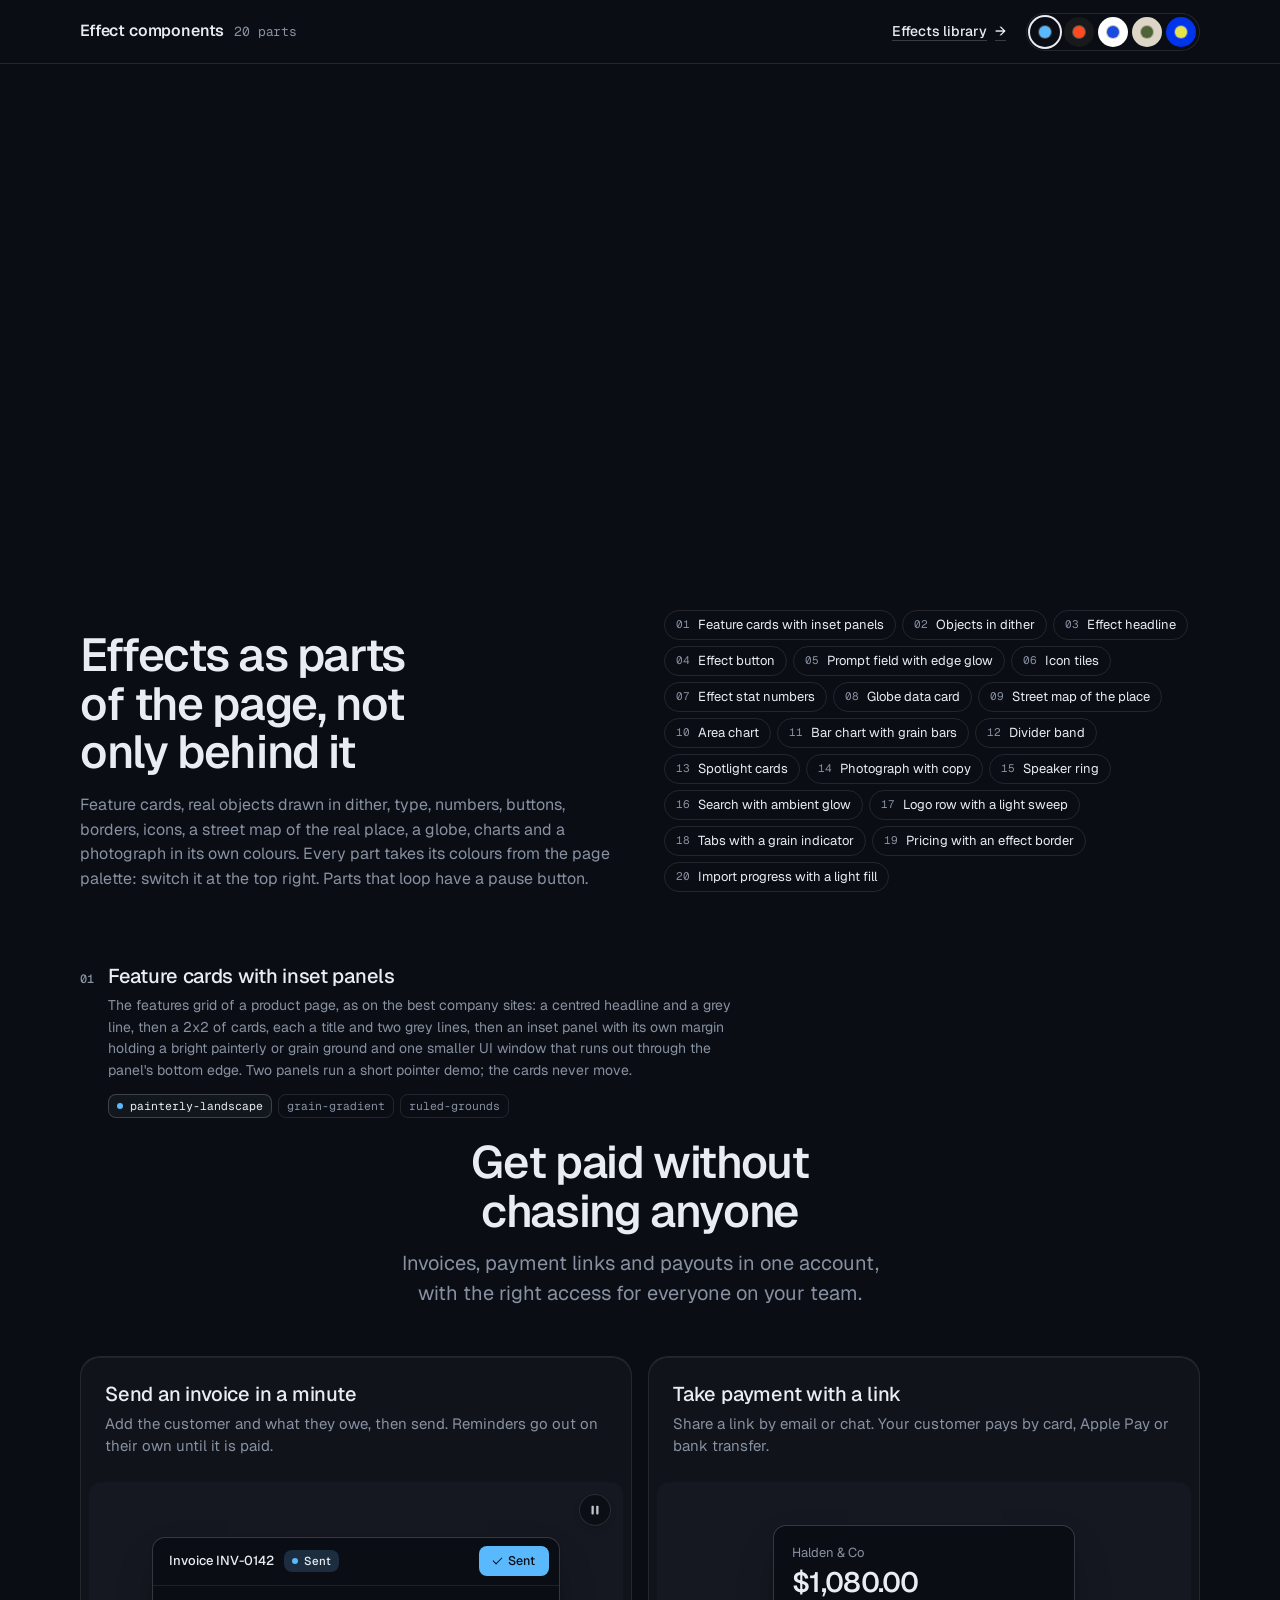
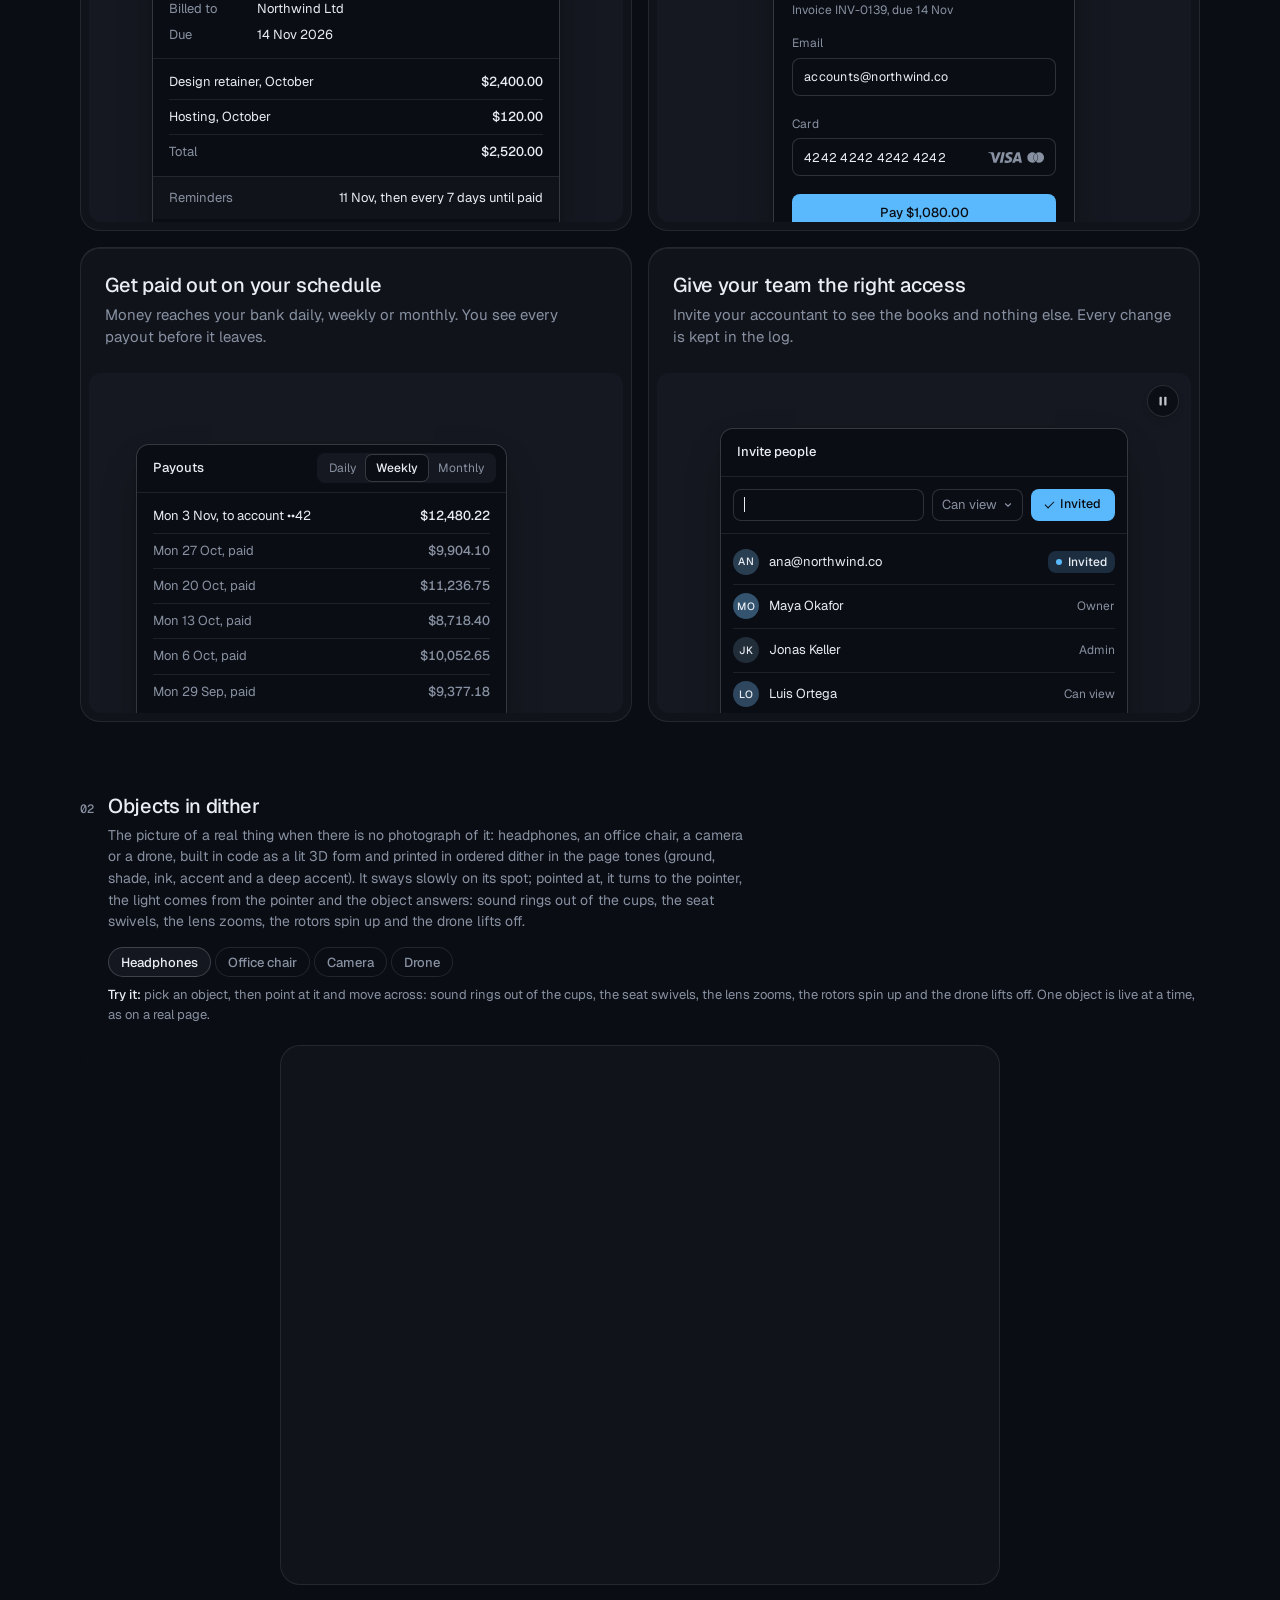
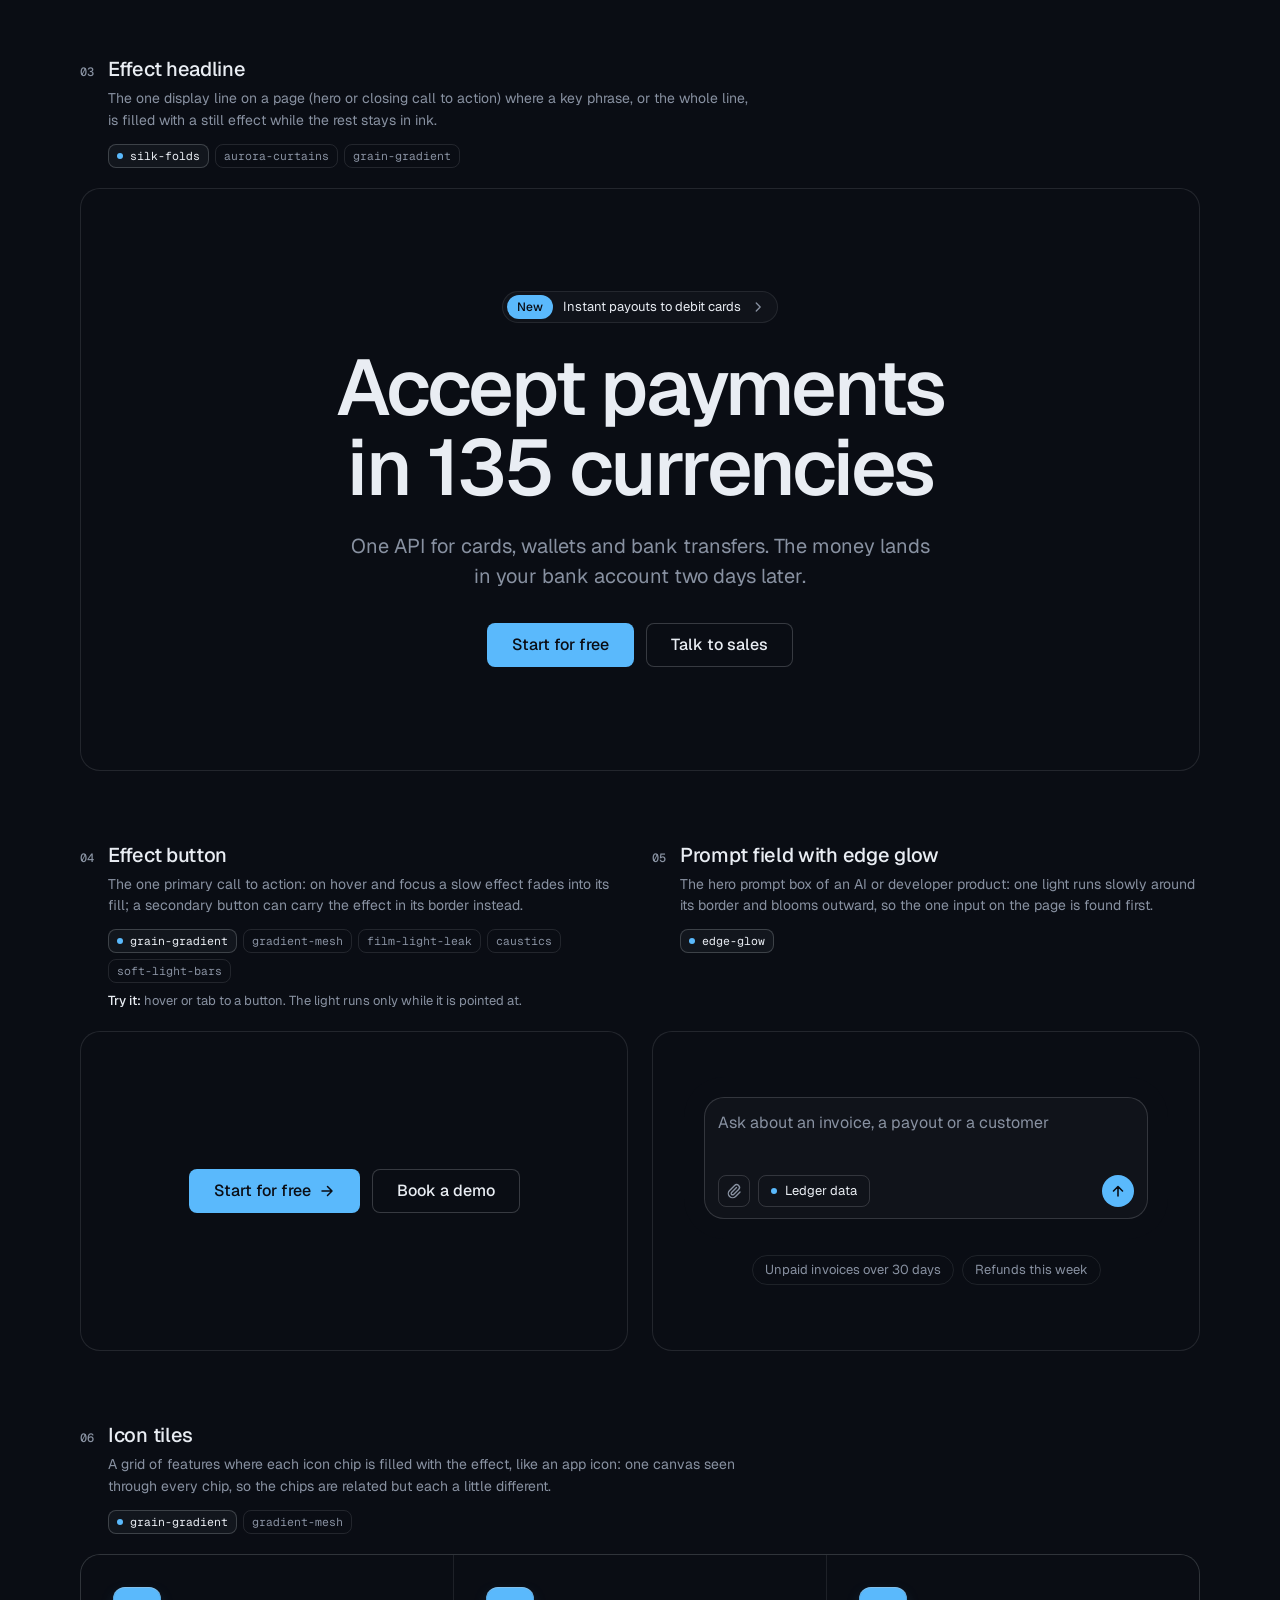
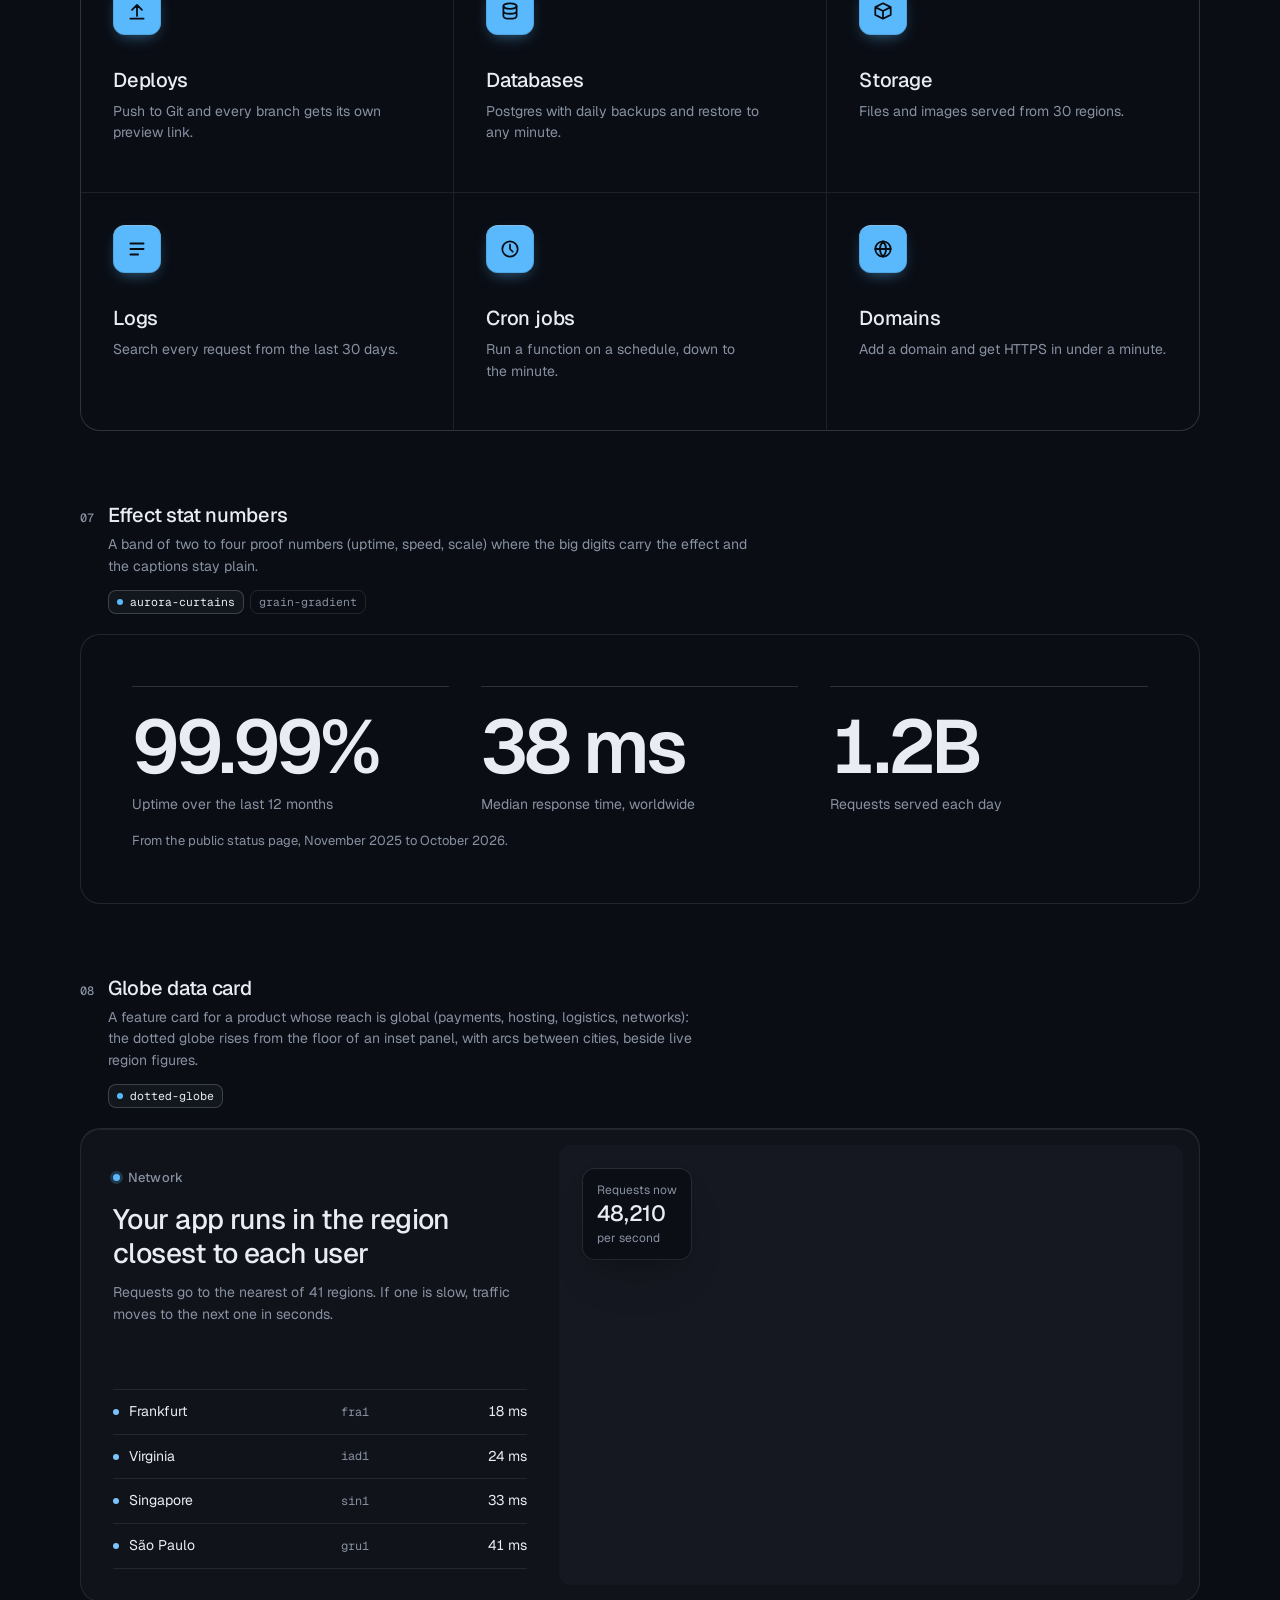
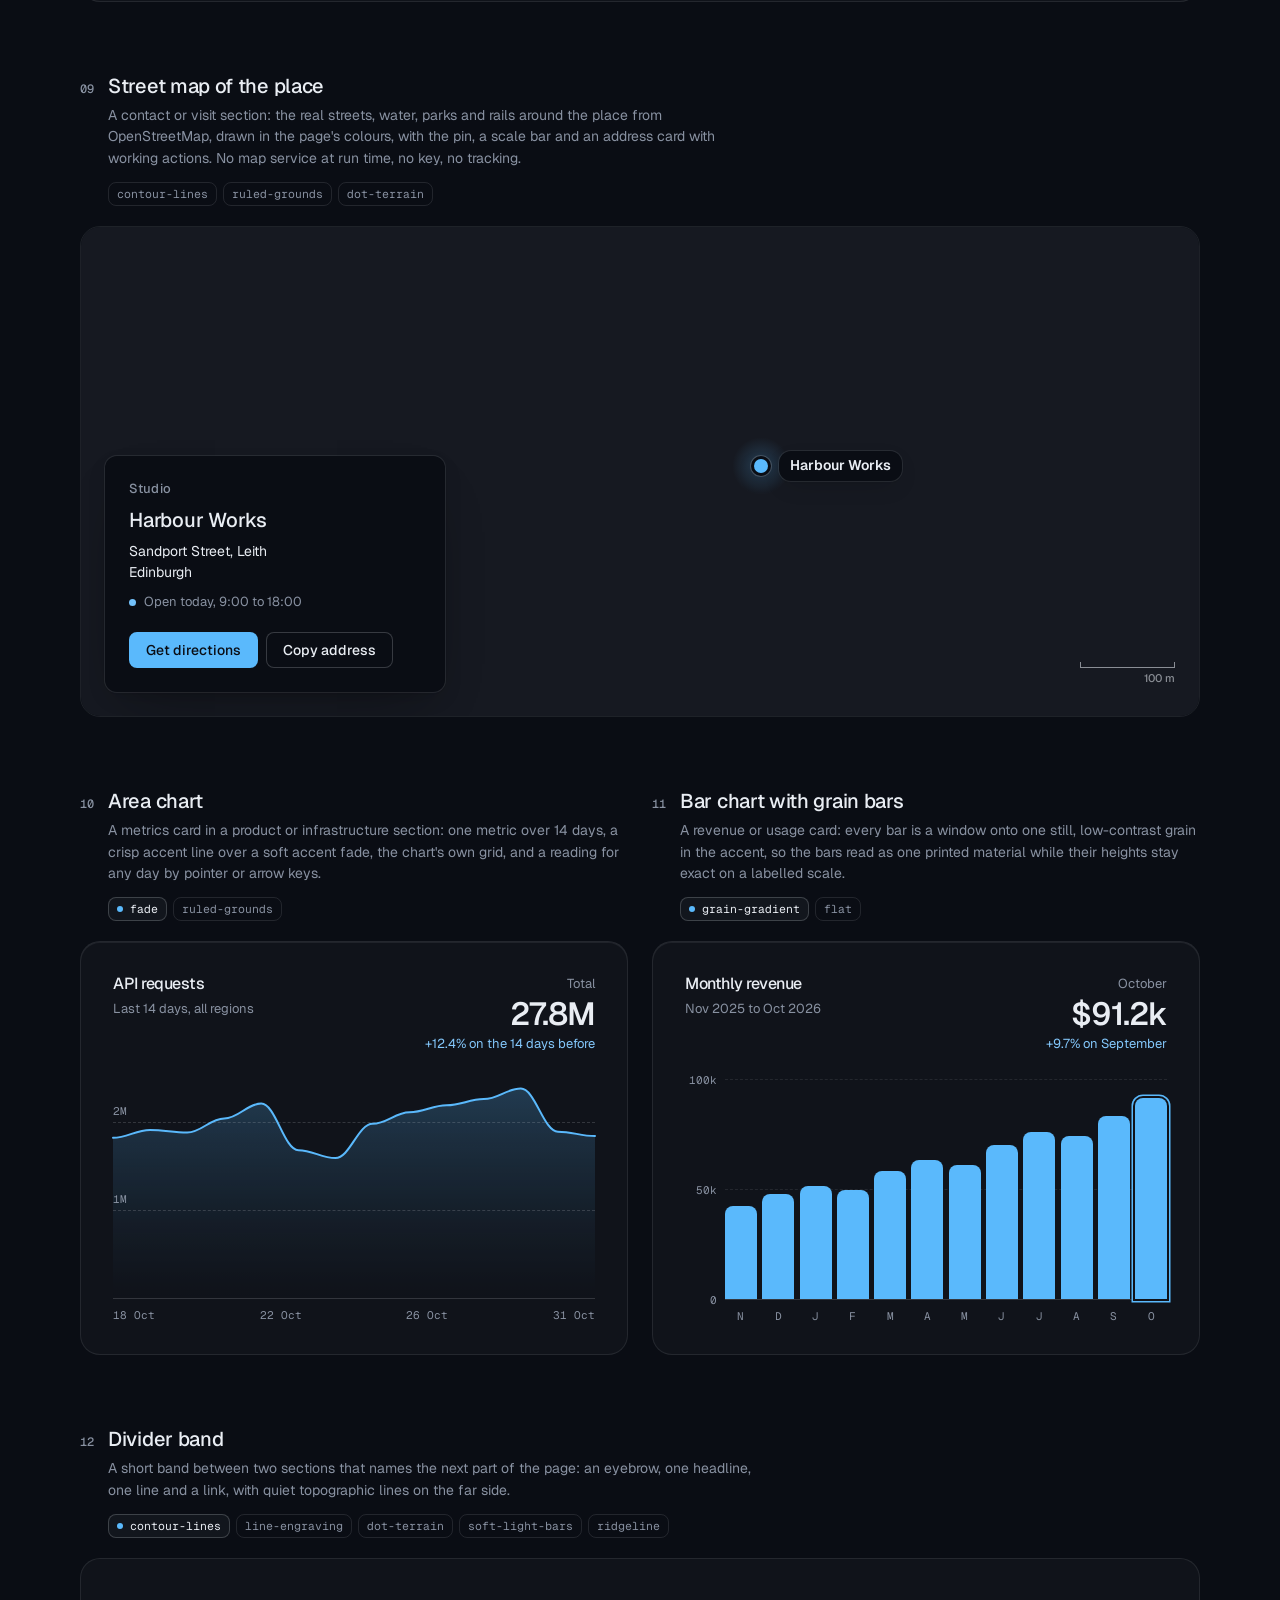
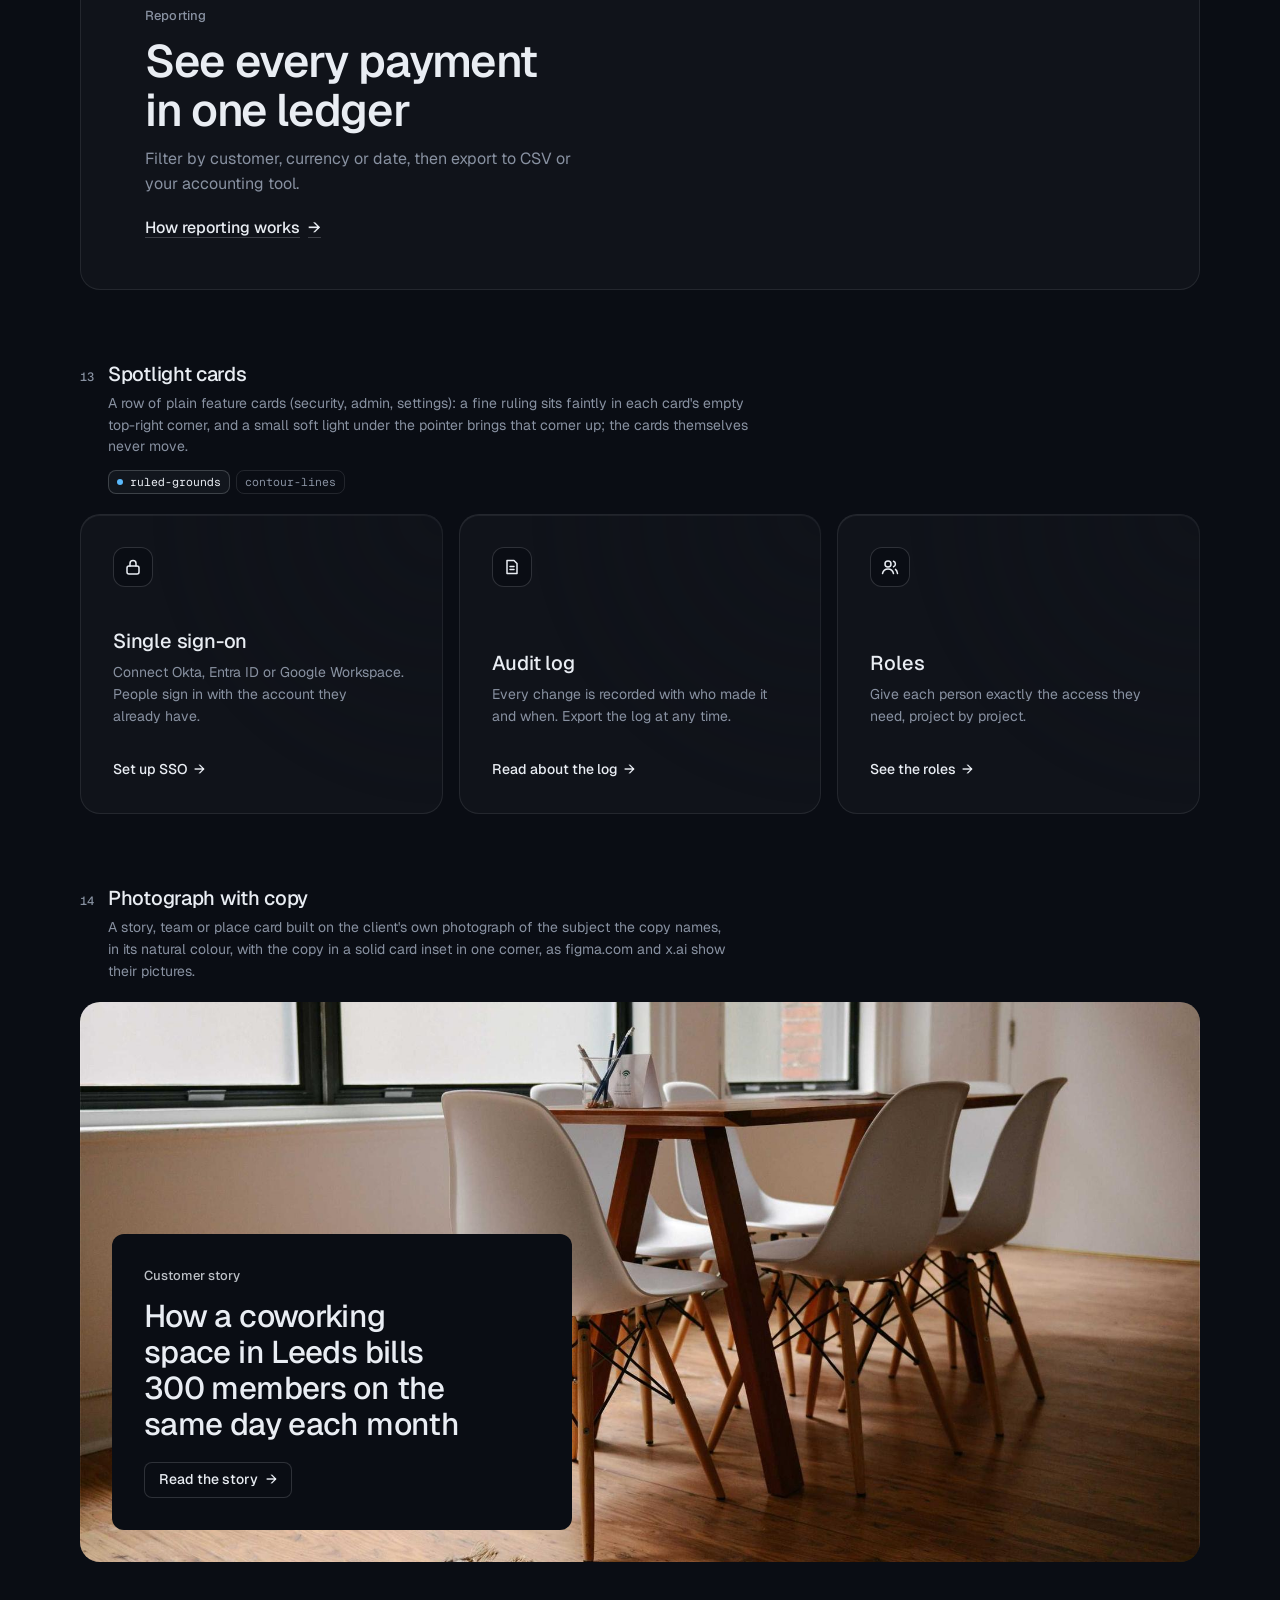
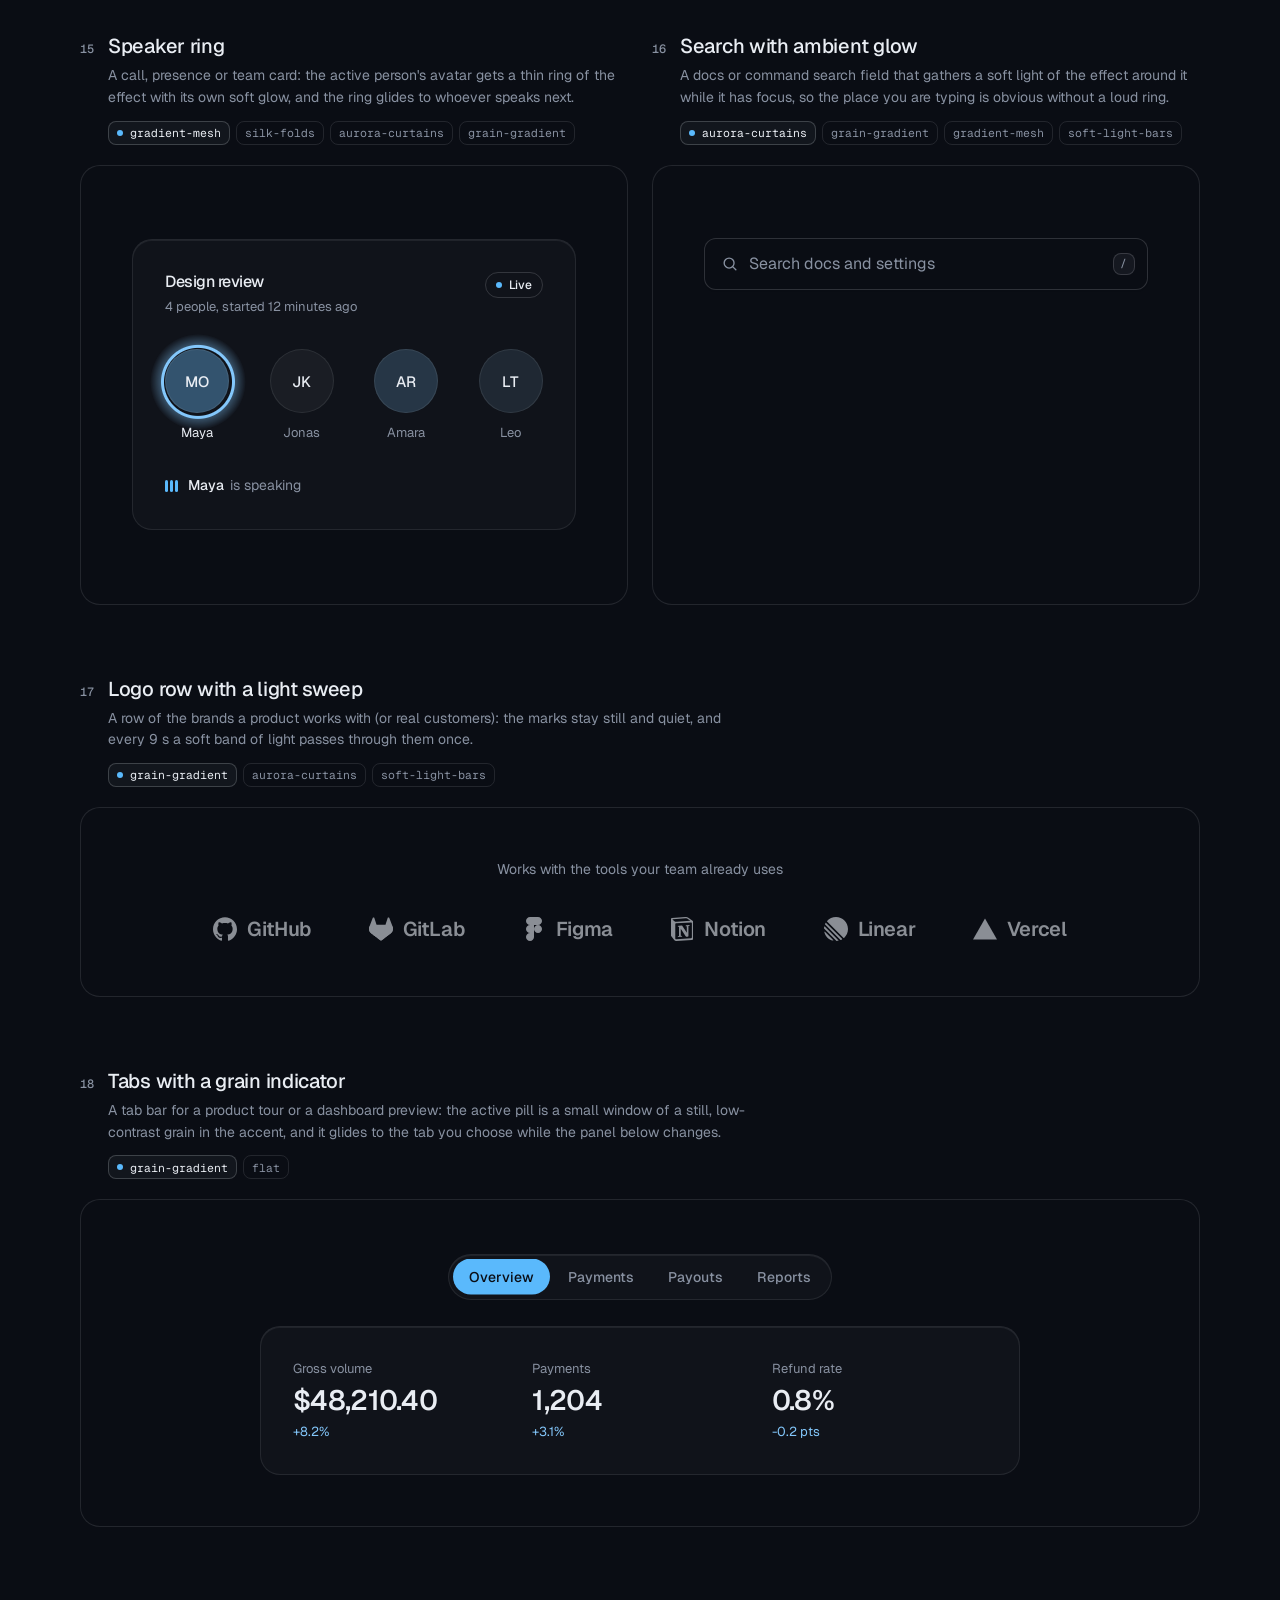
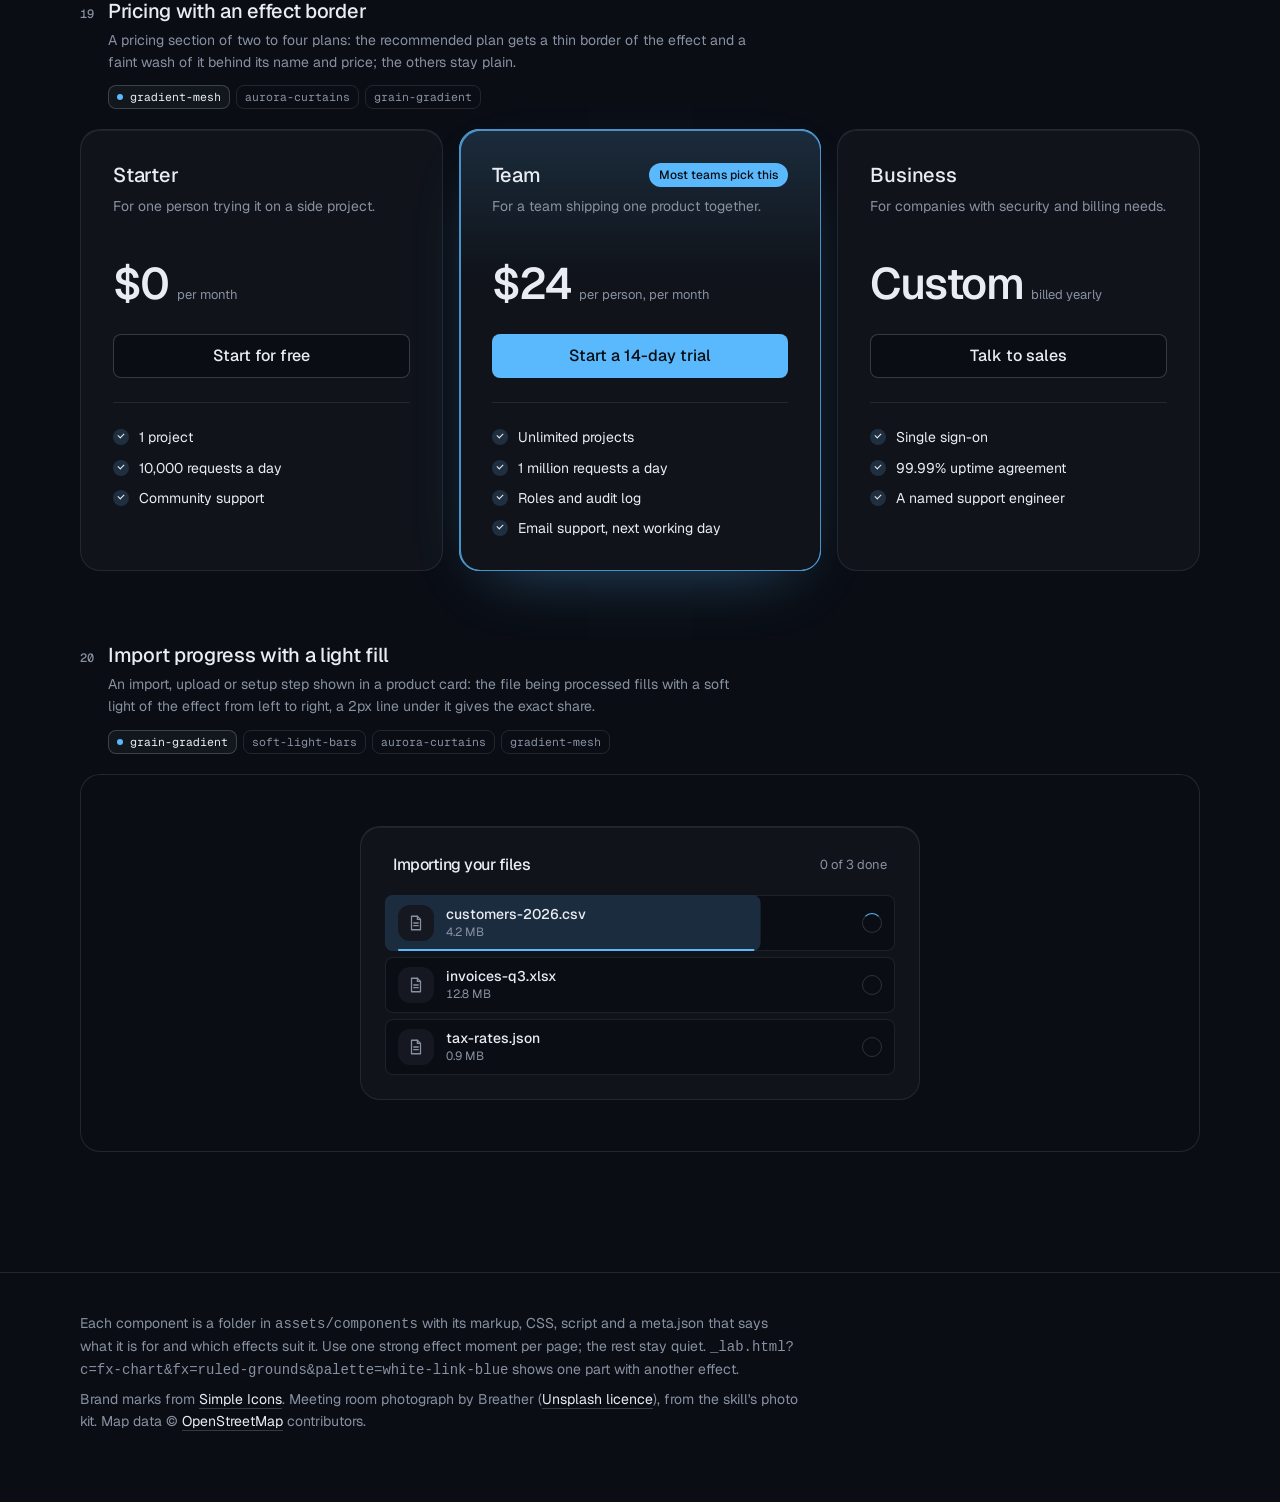
<file: assets/components/index.html>
<!doctype html>
<html lang="en" data-radius="soft">
<head>
<script>window.__tpGlMax = 16;   /* a gallery shows many live effects at once; a page of a site keeps the default 4 (fx.js) */</script>
<meta charset="utf-8">
<meta name="viewport" content="width=device-width, initial-scale=1">
<title>Effect components</title>
<link rel="preconnect" href="https://fonts.googleapis.com">
<link rel="preconnect" href="https://fonts.gstatic.com" crossorigin>
<link href="https://fonts.googleapis.com/css2?family=Geist:wght@100..900&family=Geist+Mono:wght@400..600&display=swap" rel="stylesheet">
<link rel="stylesheet" href="../system.css">
<link rel="stylesheet" href="./base.css">
<style>
  :root {
    --font-display: "Geist", system-ui, sans-serif;
    --font-text: "Geist", system-ui, sans-serif;
    --font-mono: "Geist Mono", ui-monospace, monospace;
    --display-weight: 560;
    --display-tracking: -0.03em;
    --container: 1200px;
  }
  body { min-height: 100vh; }
  .top {
    position: sticky; top: 0; z-index: 50; height: 64px; background: var(--bg);
    border-bottom: 1px solid var(--line);
  }
  .top .container { height: 100%; display: flex; align-items: center; justify-content: space-between; gap: 16px; }
  .brand { display: flex; align-items: center; gap: 10px; font-weight: 560; letter-spacing: -0.01em; }
  .brand small { font: 400 13px/1 var(--font-mono); color: var(--muted); }
  .top nav { display: flex; align-items: center; gap: 20px; }
  .top nav a.link { font-size: 14px; }
  .swatches { display: flex; gap: 4px; padding: 3px; border: 1px solid var(--line); border-radius: 999px; background: var(--bg); }
  .swatches button {
    width: 30px; height: 30px; border-radius: 999px; border: 0; padding: 0; cursor: pointer; position: relative;
    background: var(--sw-bg);
  }
  .swatches button::after {
    content: ""; position: absolute; inset: 9px; border-radius: 999px; background: var(--sw-accent);
    box-shadow: 0 0 0 1px color-mix(in oklab, var(--sw-ink) 25%, transparent);
  }
  .swatches button[aria-pressed="true"] { box-shadow: 0 0 0 2px var(--ink); }
  .swatches button:focus-visible { outline-offset: 3px; }

  .intro { padding-block: 64px 40px; display: grid; grid-template-columns: minmax(0, 6fr) minmax(0, 6fr); gap: 48px; align-items: end; }
  .intro h1 { font-size: clamp(34px, 2.2vw + 18px, 52px); line-height: 1.05; max-width: 15ch; }
  .intro p { margin-top: 16px; color: var(--muted); font-size: var(--t-body); line-height: 1.55; max-width: 52ch; }
  .index { display: flex; flex-wrap: wrap; gap: 6px; justify-content: flex-start; }
  @media (max-width: 1023px) { .intro { grid-template-columns: minmax(0, 1fr); gap: 28px; } }
  .index a {
    display: inline-flex; align-items: center; gap: 8px; height: 30px; padding: 0 11px; border-radius: 999px;
    border: 1px solid var(--line); font-size: 13px; color: var(--ink);
    transition: border-color var(--dur) var(--ease), background-color var(--dur) var(--ease);
  }
  .index a span { font-family: var(--font-mono); font-size: 11px; color: var(--muted); }
  .index a:hover { border-color: var(--line-strong); background: color-mix(in oklab, var(--ink) 4%, var(--bg)); }

  /* every part spans two rows of the list (its notes, its stage) as a subgrid, so the two parts of a
     half-width pair share one notes height and one stage height: their stages start and end level */
  .list { display: grid; grid-template-columns: repeat(2, minmax(0, 1fr)); column-gap: 24px; row-gap: 0; padding-bottom: 120px; }
  .sc { grid-column: 1 / -1; grid-row: span 2; display: grid; grid-template-rows: subgrid; row-gap: 20px; min-width: 0; scroll-margin-top: 88px; padding-top: 72px; }
  .sc:first-child { padding-top: 0; }
  .sc.is-half { grid-column: auto; }
  .sc.is-half .sc__stage:not(.is-center) { display: grid; }
  .sc__meta { display: grid; grid-template-columns: auto 1fr; column-gap: 14px; row-gap: 6px; align-items: baseline; align-content: start; }
  .sc__note { grid-column: 2; margin: 2px 0 0; font-size: 13px; color: var(--muted); }
  .sc__note::before { content: "Try it: "; color: var(--ink); font-weight: 500; }
  .sc__no { font: 500 12px/1 var(--font-mono); color: var(--muted); padding-top: 2px; }
  .sc__name { font: 500 20px/1.25 var(--font-text); letter-spacing: -0.015em; margin: 0; }
  .sc__for { grid-column: 2; color: var(--muted); font-size: 14px; line-height: 1.55; max-width: 72ch; margin: 0; }
  .sc__fx { grid-column: 2; display: flex; flex-wrap: wrap; gap: 6px; margin-top: 6px; }
  .sc__fx li {
    font: 400 11.5px/1 var(--font-mono); color: var(--muted); height: 24px; display: inline-flex; align-items: center;
    padding: 0 8px; border-radius: var(--r-sm); border: 1px solid var(--line);
  }
  .sc__fx li.is-on { color: var(--ink); border-color: var(--line-strong); background: color-mix(in oklab, var(--ink) 5%, var(--bg)); }
  .sc__fx li.is-on::before { content: ""; width: 6px; height: 6px; border-radius: 99px; background: var(--accent); margin-right: 7px; }
  .sc__stage {
    position: relative; min-width: 0; border: 1px solid var(--line); border-radius: var(--r-lg);
    padding: clamp(20px, 4vw, 56px); background: var(--bg);
  }
  .sc__stage.is-tall { padding-block: clamp(56px, 8vw, 120px); }
  .sc__stage.is-flush { padding: 0; border: 0; }
  .sc__stage.is-center { display: grid; place-items: center; min-height: 320px; }
  /* one object, at a size a page would give it */
  #fx-dither-object .sc__stage { display: grid; justify-items: center; }
  #fx-dither-object .cx-obj { width: min(100%, 720px); }
  .sc__pick { grid-column: 2; display: flex; flex-wrap: wrap; gap: 4px; margin-top: 8px; }
  .sc__pick button {
    height: 30px; padding: 0 12px; border-radius: 999px; border: 1px solid var(--line); background: var(--bg);
    font: 500 13px/1 var(--font-text); color: var(--muted); cursor: pointer;
  }
  .sc__pick button:hover { color: var(--ink); border-color: var(--line-strong); }
  .sc__pick button[aria-pressed="true"] { color: var(--ink); border-color: var(--line-strong); background: color-mix(in oklab, var(--ink) 6%, var(--bg)); }
  /* the search list opens below its field: leave it room inside the frame */
  #fx-search .sc__stage { min-height: 440px; place-items: start center; padding-top: 72px; }
  .sc__stage:empty::after { content: "Loading"; color: var(--muted); font-size: 13px; }

  .foot { border-top: 1px solid var(--line); padding: 40px 0 64px; color: var(--muted); font-size: 14px; }
  .foot p { max-width: 80ch; margin: 0 0 8px; }
  .foot a { color: var(--ink); text-decoration: underline; text-decoration-color: var(--line-strong); text-underline-offset: 4px; }

  @media (max-width: 899px) {
    .list { grid-template-columns: minmax(0, 1fr); }
    .sc.is-half { grid-column: 1 / -1; }
    .top nav a.link { display: none; }
  }
  @media (max-width: 639px) {
    .intro { padding-block: 48px 32px; }
    .sc { padding-top: 48px; }
    .sc__meta { grid-template-columns: 1fr; }
    .sc__no { display: none; }
    .sc__for, .sc__fx, .sc__note, .sc__pick { grid-column: 1; }
    .sc__stage.is-center { min-height: 240px; }
    .brand small { display: none; }
  }
</style>
</head>
<body>
<header class="top">
  <div class="container">
    <div class="brand">Effect components <small id="count"></small></div>
    <nav aria-label="Palette and links">
      <a class="link" href="../effects/gallery.html">Effects library</a>
      <div class="swatches" id="swatches" role="group" aria-label="Page palette"></div>
    </nav>
  </div>
</header>

<main>
  <section class="intro container">
    <div>
      <h1>Effects as parts of the page, not only behind it</h1>
      <p id="lede">Feature cards, real objects drawn in dither, type, numbers, buttons, borders, icons, a street map of the real place, a globe, charts and a photograph in its own colours. Every part takes its colours from the page palette: switch it at the top right. Parts that loop have a pause button.</p>
    </div>
    <nav class="index" id="index" aria-label="Components"></nav>
  </section>
  <div class="container list" id="list"></div>
</main>

<footer class="foot">
  <div class="container">
    <p>Each component is a folder in <code>assets/components</code> with its markup, CSS, script and a meta.json that says what it is for and which effects suit it. Use one strong effect moment per page; the rest stay quiet. <code>_lab.html?c=fx-chart&amp;fx=ruled-grounds&amp;palette=white-link-blue</code> shows one part with another effect.</p>
    <p>Brand marks from <a href="https://simpleicons.org/">Simple Icons</a>. Meeting room photograph by Breather (<a href="https://unsplash.com/photos/DEdM9Vs6s8w">Unsplash licence</a>), from the skill's photo kit. Map data © <a href="https://www.openstreetmap.org/copyright">OpenStreetMap</a> contributors.</p>
  </div>
</footer>

<script type="module">
  import fx from '../effects/fx.js';

  // component id, layout and stage style, in page order
  const COMPONENTS = [
    { id: 'fx-feature-card', stage: 'is-flush' },
    { id: 'fx-dither-object', stage: 'is-flush', note: 'pick an object, then point at it and move across: sound rings out of the cups, the seat swivels, the lens zooms, the rotors spin up and the drone lifts off. One object is live at a time, as on a real page.' },
    { id: 'fx-headline', stage: 'is-tall' },
    { id: 'fx-button', half: true, stage: 'is-center', note: 'hover or tab to a button. The light runs only while it is pointed at.' },
    { id: 'fx-prompt', half: true, stage: 'is-center' },
    { id: 'fx-icon-tiles', stage: 'is-flush' },
    { id: 'fx-stat' },
    { id: 'fx-globe', stage: 'is-flush' },
    { id: 'fx-map', stage: 'is-flush' },
    { id: 'fx-chart', half: true, stage: 'is-flush' },
    { id: 'fx-bars', half: true, stage: 'is-flush' },
    { id: 'fx-band', stage: 'is-flush' },
    { id: 'fx-spotlight', stage: 'is-flush' },
    { id: 'fx-photo', stage: 'is-flush' },
    { id: 'fx-avatar', half: true, stage: 'is-center' },
    { id: 'fx-search', half: true, stage: 'is-center' },
    { id: 'fx-logos' },
    { id: 'fx-tabs' },
    { id: 'fx-pricing', stage: 'is-flush' },
    { id: 'fx-progress', stage: 'is-center' },
  ];

  const PALETTES = [
    { id: 'blue-black-cornflower', name: 'Night, cornflower', bg: '#0a0d14', surface: '#131824', ink: '#e9edf3', muted: '#8891a1', accent: '#5ab9fc', accentInk: '#0a0d14' },
    { id: 'graphite-safety-orange', name: 'Graphite, orange', bg: '#18191b', surface: '#222427', ink: '#eff0f1', muted: '#9c9ea3', accent: '#ff4a1f', accentInk: '#18191b' },
    { id: 'white-link-blue', name: 'White, blue', bg: '#ffffff', surface: '#f4f4f4', ink: '#111111', muted: '#6b6b6b', accent: '#1a4be0', accentInk: '#ffffff' },
    { id: 'moss-sand', name: 'Sand, moss', bg: '#ddd6c6', surface: '#d2cab8', ink: '#2a2a26', muted: '#59574e', accent: '#4f6238', accentInk: '#ffffff' },
    { id: 'cobalt-field', name: 'Cobalt field', bg: '#0034eb', surface: '#002fd6', ink: '#ffffff', muted: '#dfe4f2', accent: '#e9e34a', accentInk: '#111111' },
  ];

  const q = new URLSearchParams(location.search);
  if (q.has('time')) fx.setClock(+q.get('time'));
  if (q.has('fallback')) fx.config.forceFallback = true;
  const only = q.get('only') ? q.get('only').split(',') : null;
  const list = document.getElementById('list');
  const index = document.getElementById('index');
  const swatches = document.getElementById('swatches');

  /*
    The budget: a laptop's integrated GPU shares its memory with everything else, so this page never
    holds more than 4 live WebGL contexts. A part is started when it comes near the viewport and
    destroyed when it leaves it; still parts draw once and free their context; fx.js frees any idle
    off-screen context past 4. liveGL() counts the contexts that are open right now.
  */
  fx.config.maxLive = 4;
  const contexts = new Set();
  let peakGL = 0;
  const getContext = HTMLCanvasElement.prototype.getContext;
  HTMLCanvasElement.prototype.getContext = function (type, ...rest) {
    const c = getContext.call(this, type, ...rest);
    if (c && /webgl/i.test(type) && !contexts.has(c)) { contexts.add(c); peakGL = Math.max(peakGL, liveGL()); }
    return c;
  };
  function liveGL() {
    for (const c of contexts) if (c.isContextLost()) contexts.delete(c);
    return contexts.size;
  }

  // the dither object: one live at a time, switched here (a real page shows one object)
  const OBJECTS = {
    headphones: ['Headphones', 'Over-ear, wireless'],
    chair: ['Office chair', 'Swivel seat on five castors'],
    camera: ['Camera', 'Mirrorless, with a zoom lens'],
    drone: ['Drone', 'Four rotors and a camera'],
  };
  let object = OBJECTS[q.get('object')] ? q.get('object') : 'headphones';
  // print (ordered dither, the default) or studio (a smooth shaded render: no picker until it is anti-aliased; ?render=studio)
  let render = q.get('render') === 'studio' ? 'studio' : 'print';

  function applyPalette(p) {
    const c = fx.color;
    const action = c.contrast(p.accent, p.bg) >= 2.2 ? p.accent : p.ink;
    const actionInk = action === p.accent ? p.accentInk : p.bg;
    const s = document.documentElement.style;
    const set = (k, v) => s.setProperty(k, v);
    set('--p-bg', p.bg); set('--p-surface', p.surface); set('--p-ink', p.ink); set('--p-muted', p.muted);
    set('--p-accent', p.accent); set('--p-accent-ink', p.accentInk); set('--p-action', action); set('--p-action-ink', actionInk);
    document.documentElement.style.colorScheme = c.isDark(p.bg) ? 'dark' : 'light';
    for (const b of swatches.children) b.setAttribute('aria-pressed', String(b.dataset.id === p.id));
  }

  async function load(entry) {
    const base = `./${entry.id}/`;
    const [meta, html, mod] = await Promise.all([
      fetch(base + 'meta.json').then(r => (r.ok ? r.json() : null)),
      fetch(base + 'component.html').then(r => (r.ok ? r.text() : null)),
      import(base + 'component.js').catch(err => { console.warn(entry.id, err); return null; }),
    ]).catch(() => [null, null, null]);
    if (!meta || !html || !mod) return null;
    const link = document.createElement('link');
    link.rel = 'stylesheet';
    link.href = base + 'component.css';
    document.head.append(link);
    await new Promise(r => { link.onload = link.onerror = r; });
    return { ...entry, meta, html, mod };
  }

  function section(e, n) {
    const s = document.createElement('section');
    s.className = 'sc' + (e.half ? ' is-half' : '');
    s.id = e.id;
    const fxList = (e.meta.effects || []).map(id => `<li class="${id === e.meta.default ? 'is-on' : ''}">${id}</li>`).join('');
    const pick = e.id === 'fx-dither-object'
      ? `<div class="sc__pick" role="group" aria-label="Object">${Object.keys(OBJECTS).map(k => `<button type="button" data-object="${k}" aria-pressed="${k === object}">${OBJECTS[k][0]}</button>`).join('')}</div>`
      : '';
    s.innerHTML = `
      <div class="sc__meta">
        <span class="sc__no">${String(n).padStart(2, '0')}</span>
        <h2 class="sc__name">${e.meta.name}</h2>
        <p class="sc__for">${e.meta.for}</p>
        ${fxList ? `<ul class="sc__fx" aria-label="Effects that suit it">${fxList}</ul>` : ''}
        ${pick}
        ${e.note ? `<p class="sc__note">${e.note}</p>` : ''}
      </div>
      <div class="sc__stage ${e.stage || ''}"></div>`;
    return s;
  }

  // the markup is placed at once (the page keeps its full height); the scripts run only near the viewport
  function markup(e) {
    const stage = e.section.querySelector('.sc__stage');
    stage.innerHTML = e.html;
    if (e.id === 'fx-dither-object') {
      const fig = stage.querySelector('.cx-obj');
      fig.dataset.cxObject = object;
      if (render === 'studio') fig.dataset.cxRender = 'studio'; else delete fig.dataset.cxRender;
      fig.querySelector('.cx-obj__stage').removeAttribute('aria-label');
    }
    return stage;
  }
  function start(e) {
    if (e.ctrl) return;
    const stage = markup(e);
    try { e.ctrl = e.mod.default(stage.firstElementChild || stage) || { destroy() {} }; } catch (err) { console.error(e.id, err); e.ctrl = { destroy() {} }; }
  }
  function stop(e) {
    if (!e.ctrl) return;
    try { e.ctrl.destroy?.(); } catch (err) { console.warn(e.id, err); }
    fx.unmountAll(e.section);
    e.ctrl = null;
  }

  function setPalette(p, entries) {
    entries.forEach(stop);
    applyPalette(p);
    try { localStorage.setItem('cx-palette', p.id); } catch (_) {}
    requestAnimationFrame(() => entries.forEach(e => (e.near ? start(e) : markup(e))));
  }

  let saved = null;
  try { saved = localStorage.getItem('cx-palette'); } catch (_) {}
  const first = PALETTES.find(p => p.id === q.get('palette')) || PALETTES.find(p => p.id === saved) || PALETTES[0];
  for (const p of PALETTES) {
    const b = document.createElement('button');
    b.type = 'button';
    b.dataset.id = p.id;
    b.title = p.name;
    b.setAttribute('aria-label', p.name);
    b.style.setProperty('--sw-bg', p.bg);
    b.style.setProperty('--sw-accent', p.accent);
    b.style.setProperty('--sw-ink', p.ink);
    swatches.append(b);
  }
  applyPalette(first);

  const wanted = COMPONENTS.filter(c => !only || only.includes(c.id));
  const entries = (await Promise.all(wanted.map(load))).filter(Boolean);
  document.getElementById('count').textContent = `${entries.length} parts`;
  entries.forEach((e, i) => {
    e.section = section(e, i + 1);
    list.append(e.section);
    markup(e);
    const a = document.createElement('a');
    a.href = '#' + e.id;
    a.innerHTML = `<span>${String(i + 1).padStart(2, '0')}</span>${e.meta.name}`;
    index.append(a);
  });
  await document.fonts.ready;
  const near = new IntersectionObserver(seen => {
    for (const en of seen) {
      const e = entries.find(x => x.section === en.target);
      if (!e) continue;
      e.near = en.isIntersecting;
      if (e.near) start(e); else stop(e);
    }
  }, { rootMargin: '10% 0px' });
  entries.forEach(e => near.observe(e.section));
  setTimeout(() => { document.documentElement.dataset.ready = '1'; }, 1500);

  swatches.addEventListener('click', ev => {
    const b = ev.target.closest('button');
    if (!b) return;
    const p = PALETTES.find(x => x.id === b.dataset.id);
    if (p) setPalette(p, entries);
  });
  list.addEventListener('click', ev => {
    const b = ev.target.closest('[data-object], [data-render]');
    if (!b || !(OBJECTS[b.dataset.object] || b.dataset.render)) return;
    if (b.dataset.render) render = b.dataset.render; else object = b.dataset.object;
    b.parentElement.querySelectorAll('button').forEach(x => x.setAttribute('aria-pressed', String(x === b)));
    const e = entries.find(x => x.id === 'fx-dither-object');
    stop(e);
    if (e.near) start(e); else markup(e);
  });
  window.__cx = {
    entries,
    setPalette: id => setPalette(PALETTES.find(p => p.id === id), entries),
    setObject: k => list.querySelector(`[data-object="${k}"]`)?.click(),
    gl: () => ({ live: liveGL(), peak: peakGL, started: entries.filter(e => e.ctrl).map(e => e.id) }),
  };
</script>

</body>
</html>
</file>
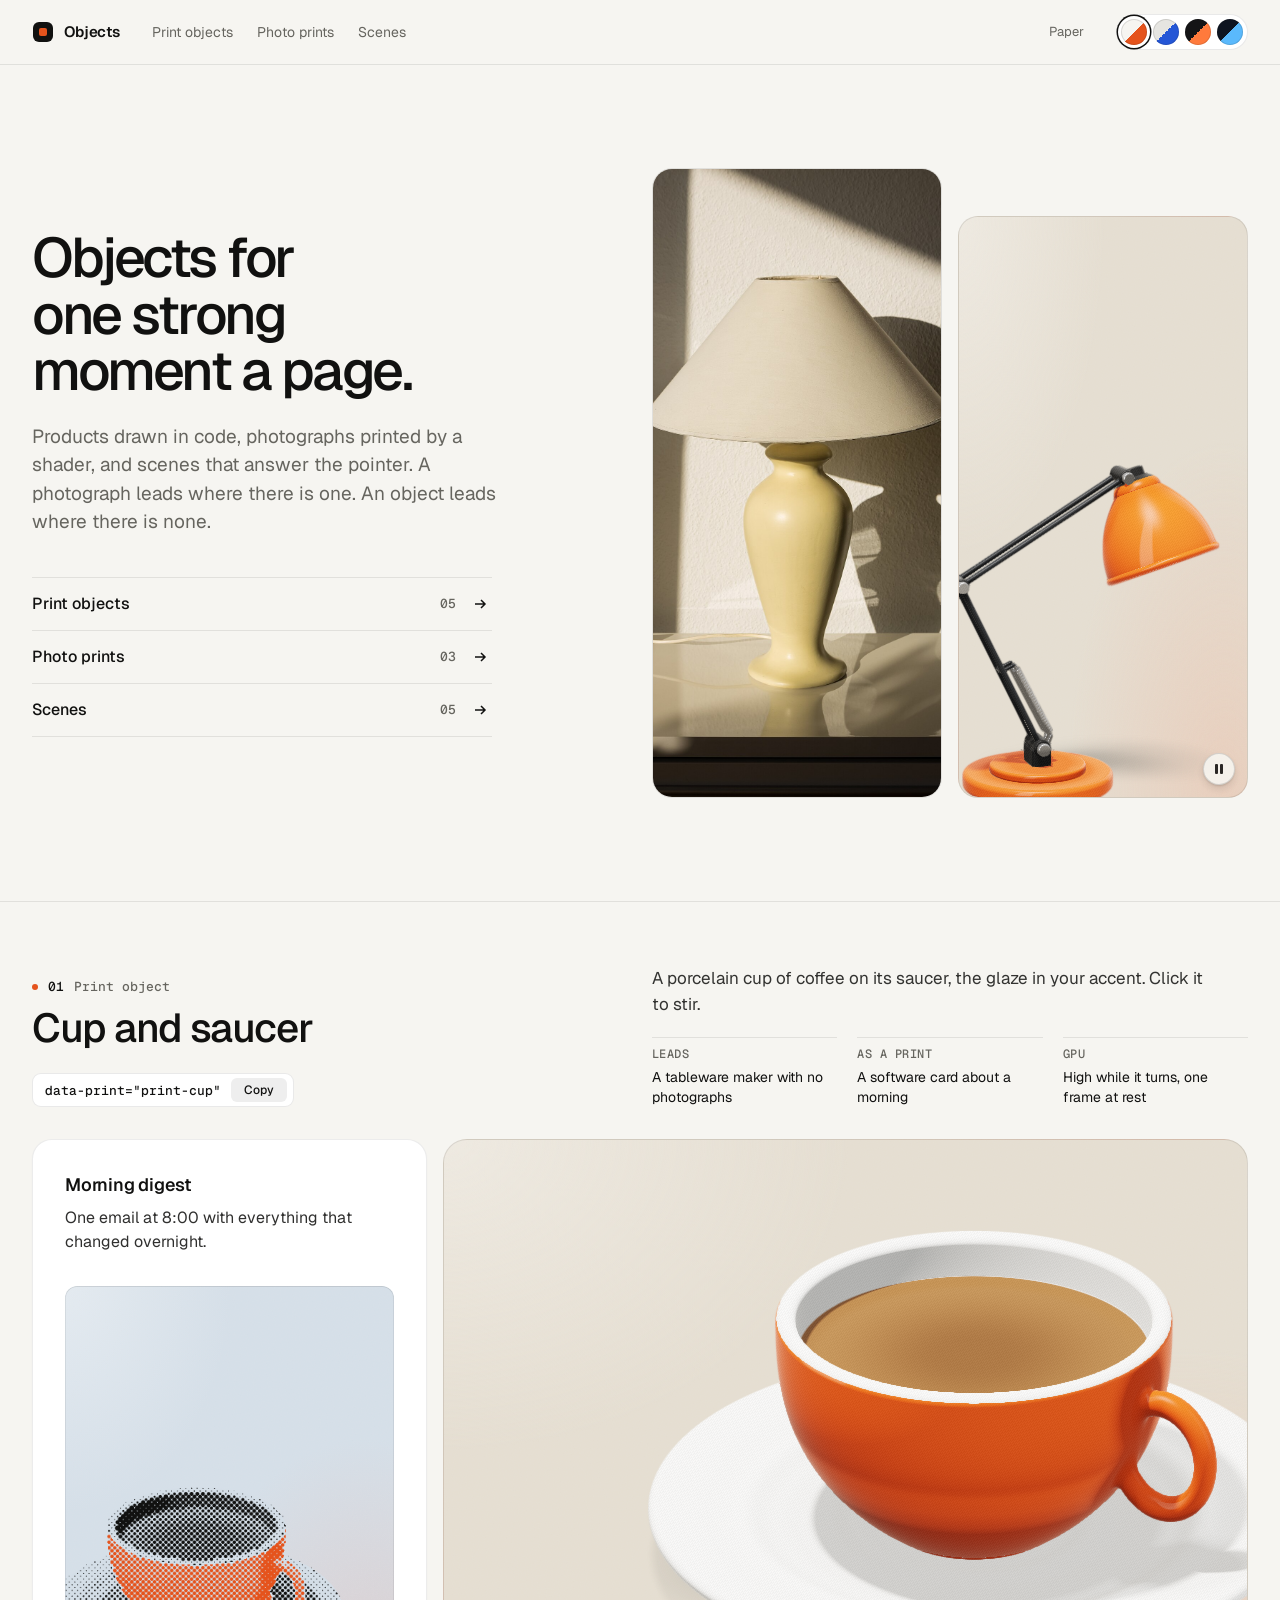
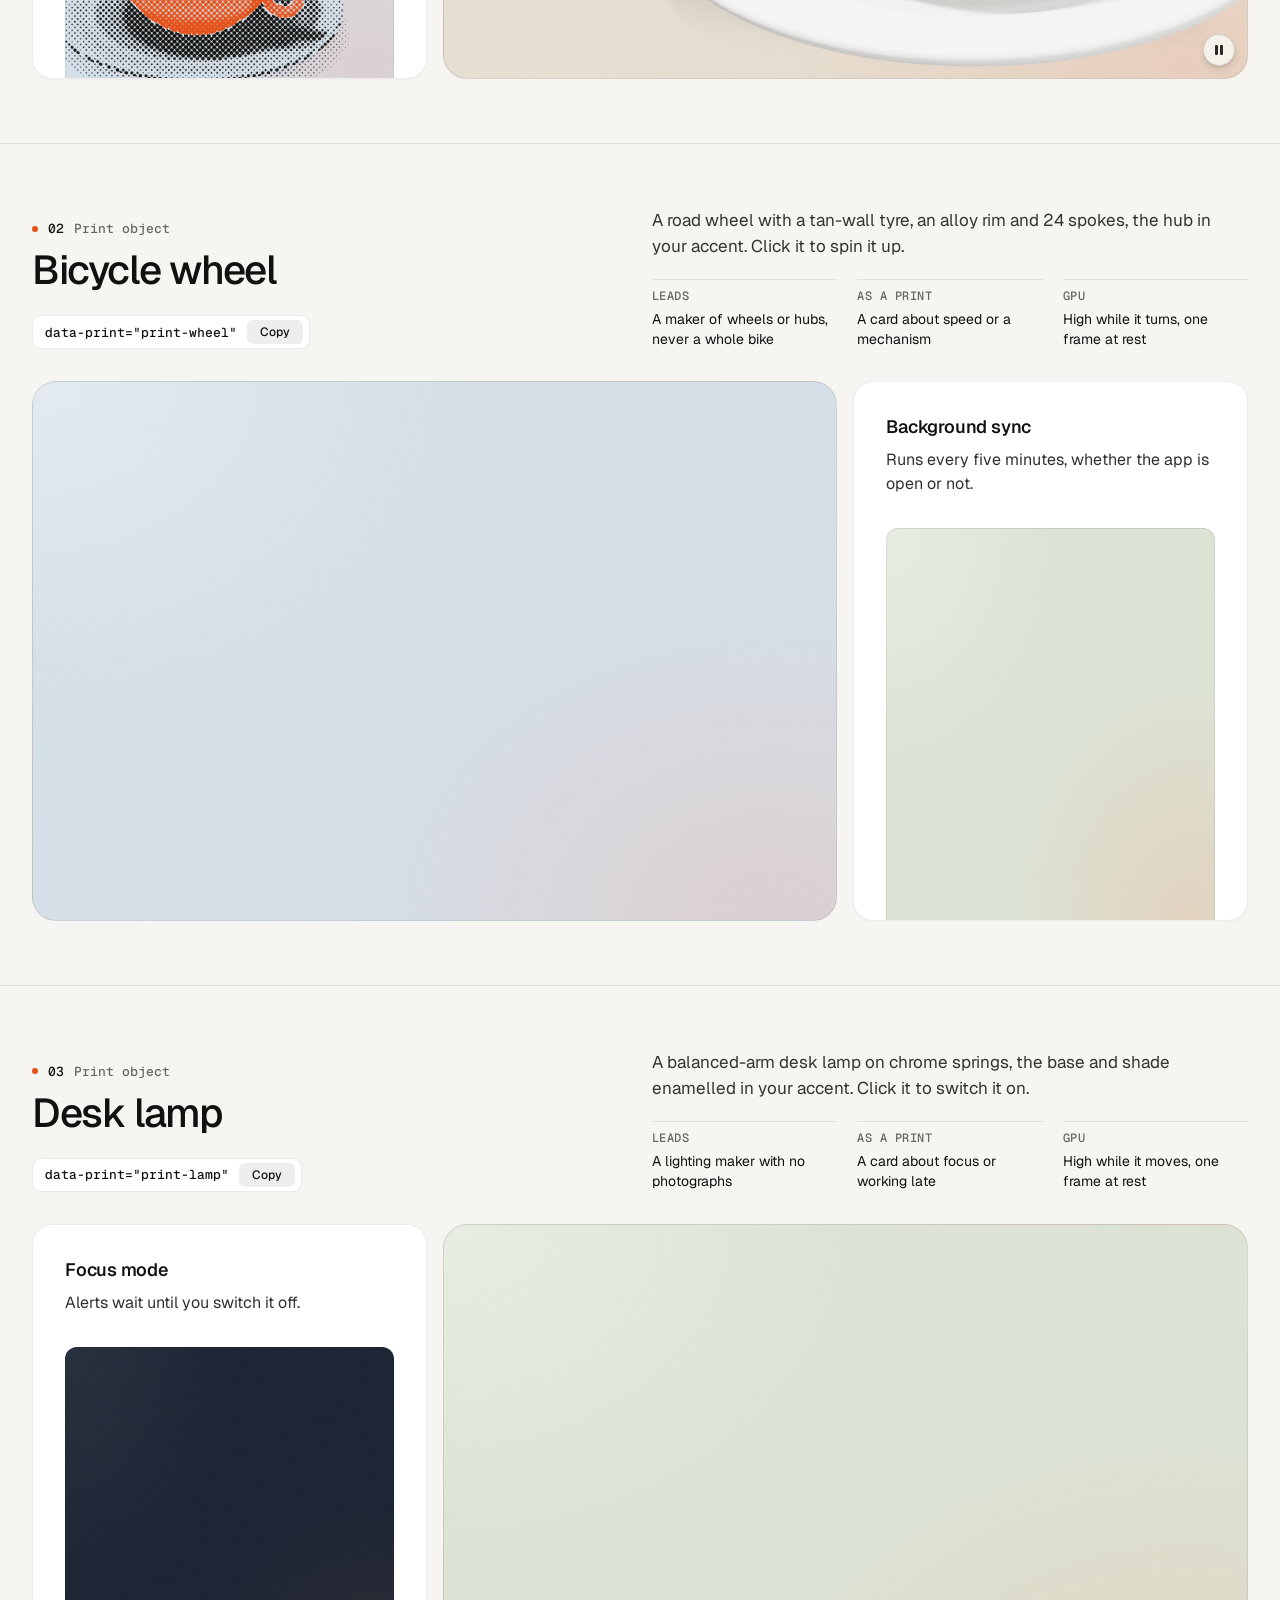
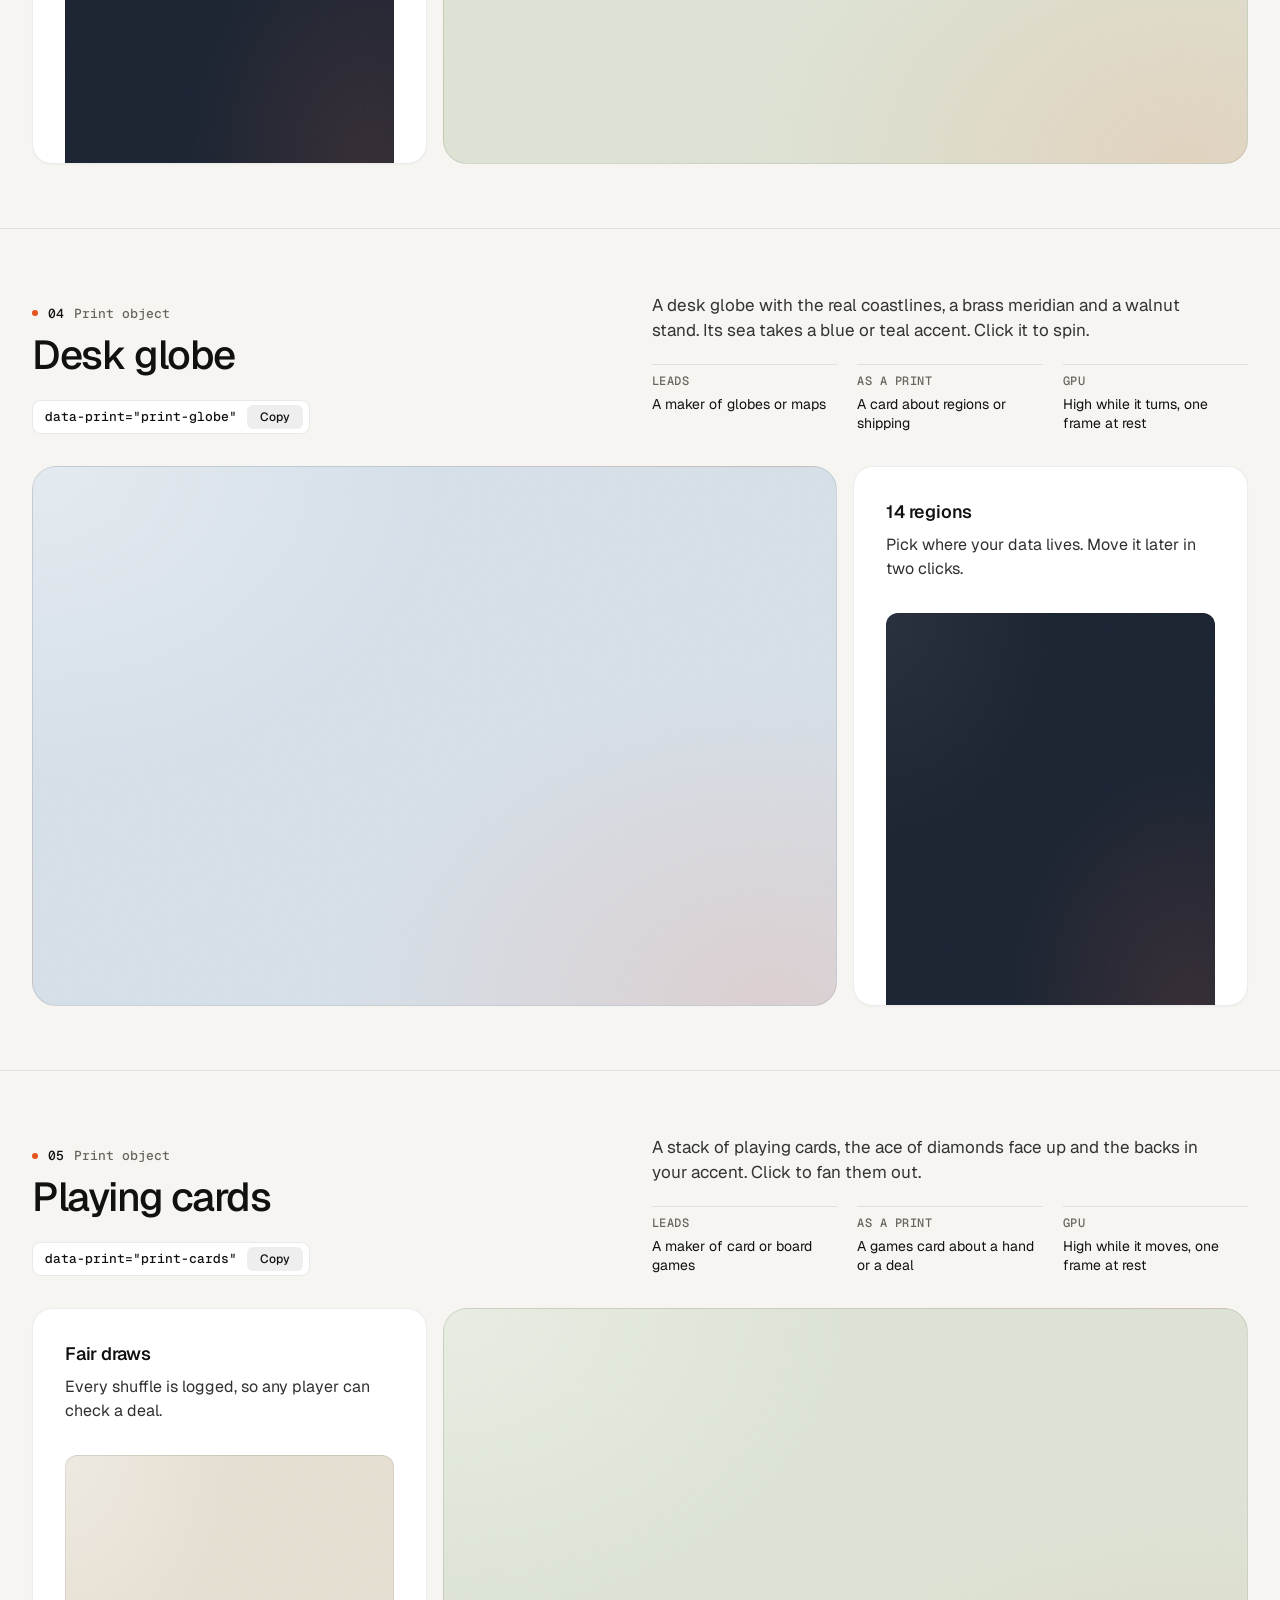
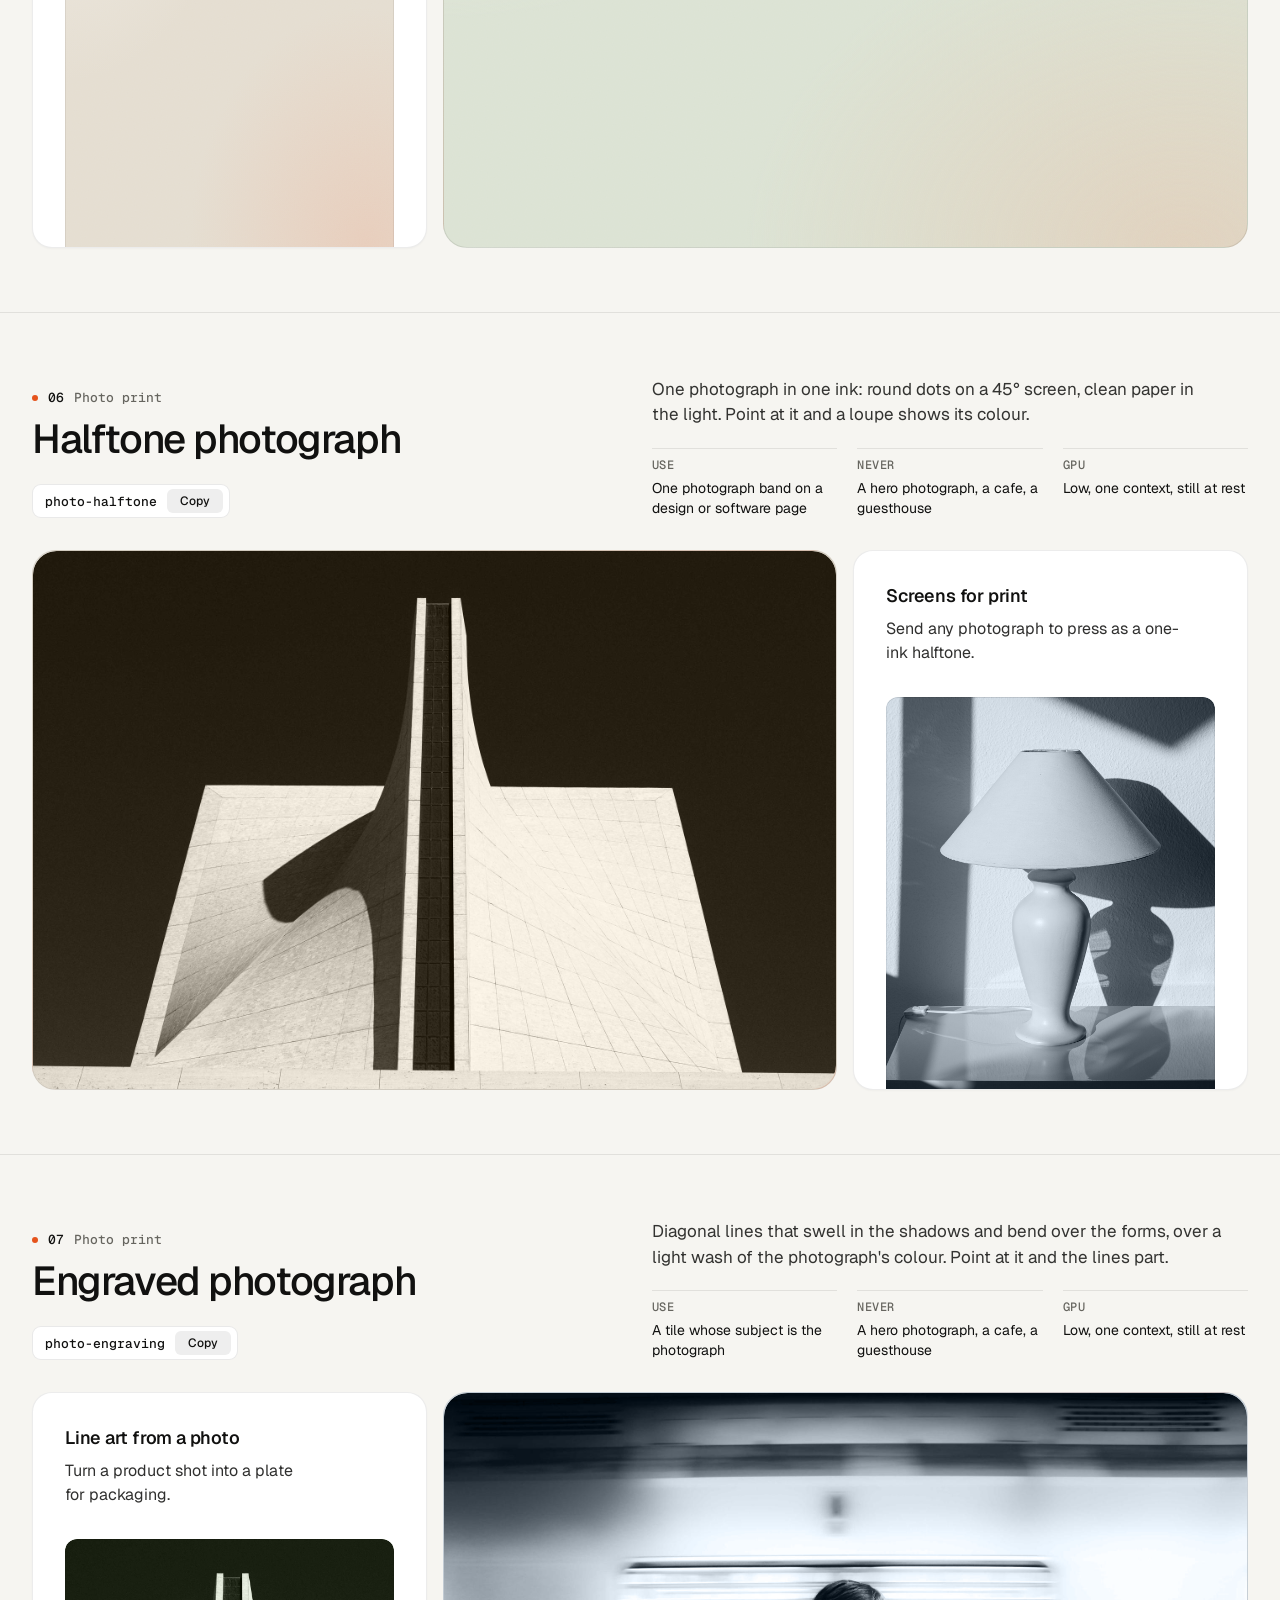
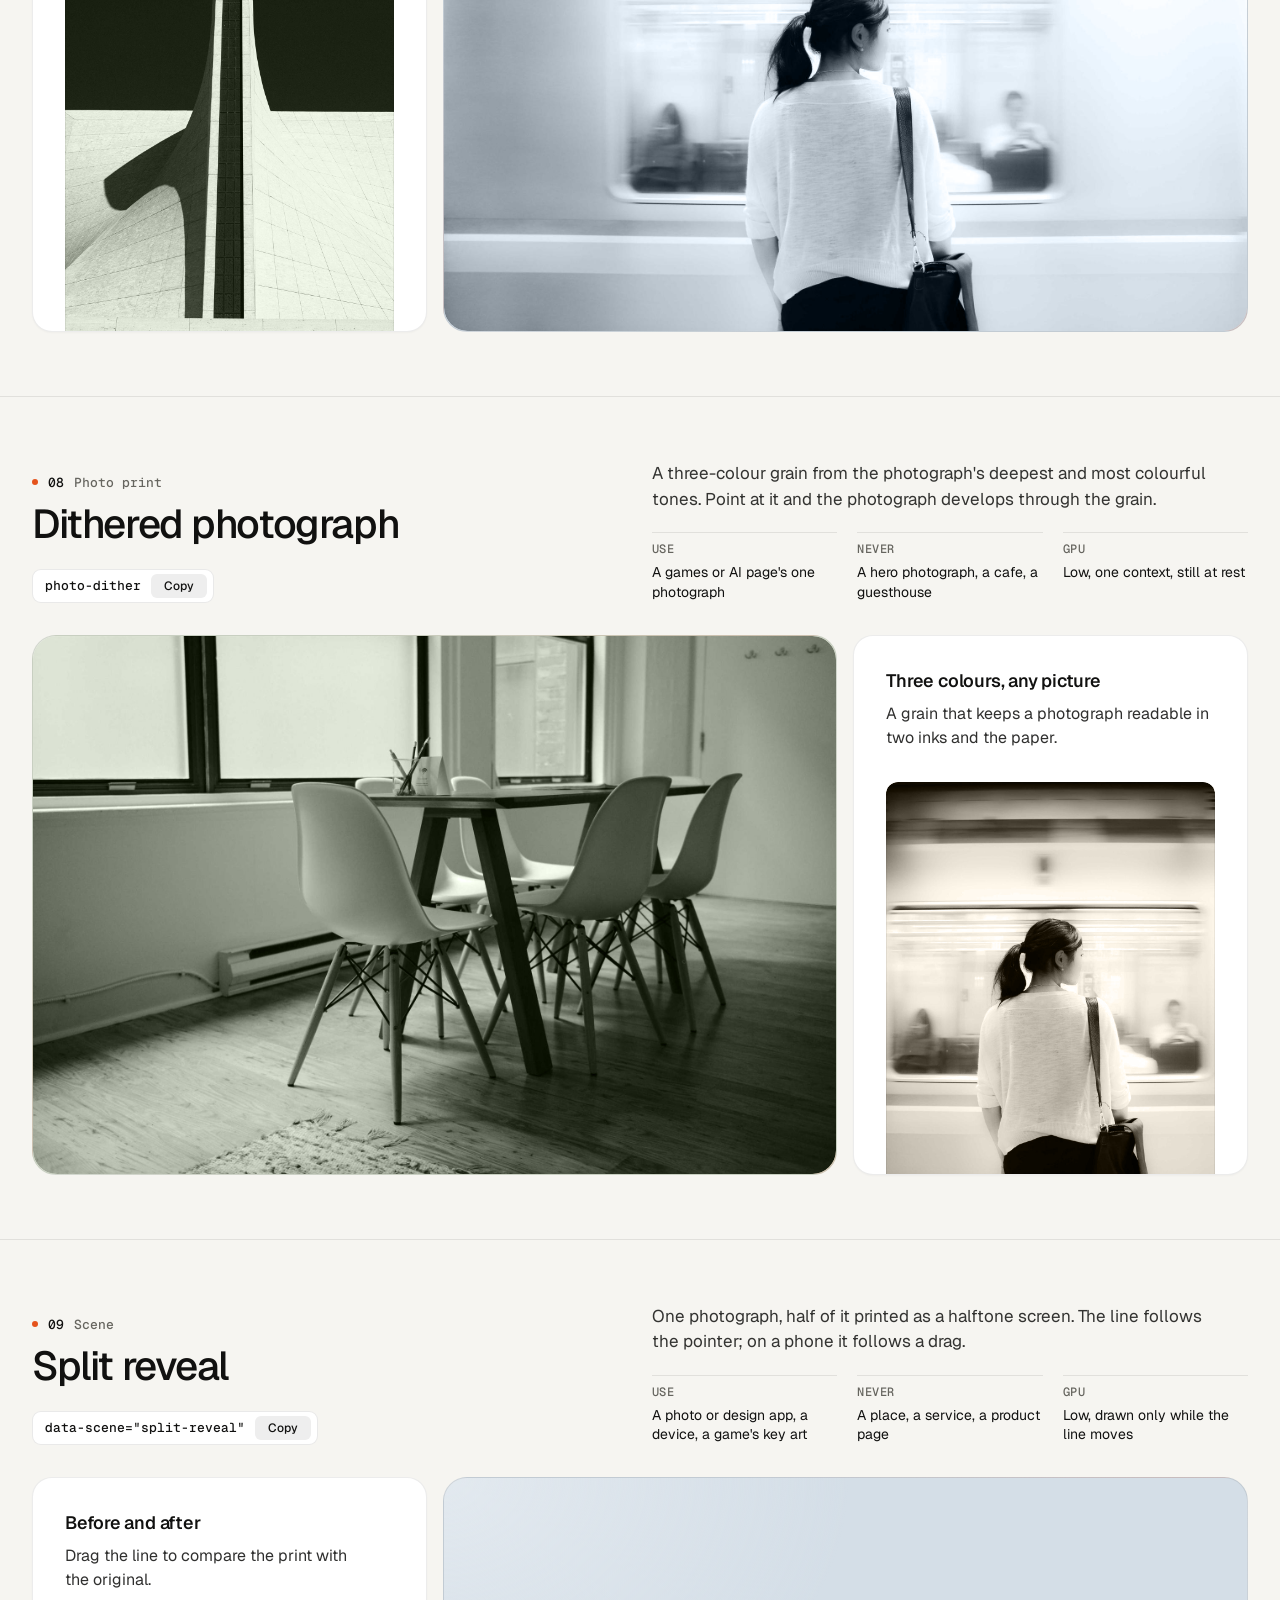
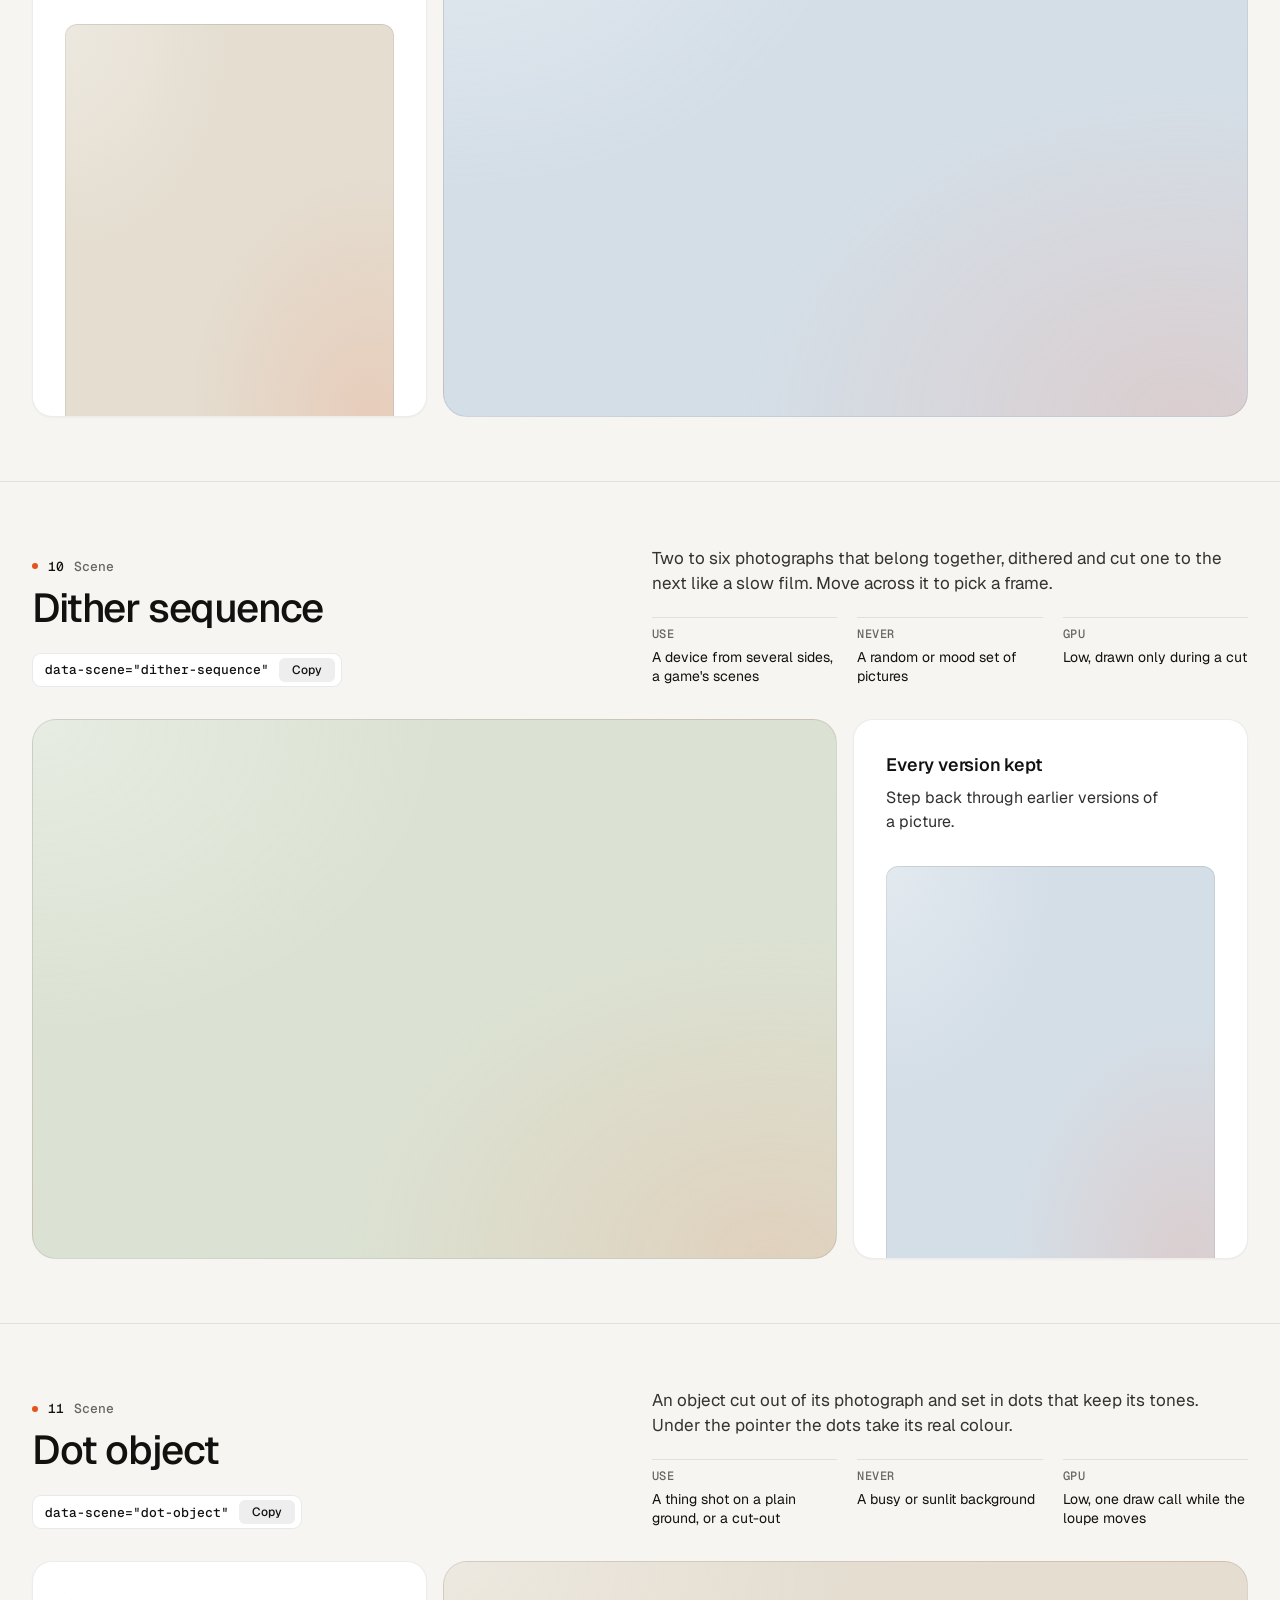
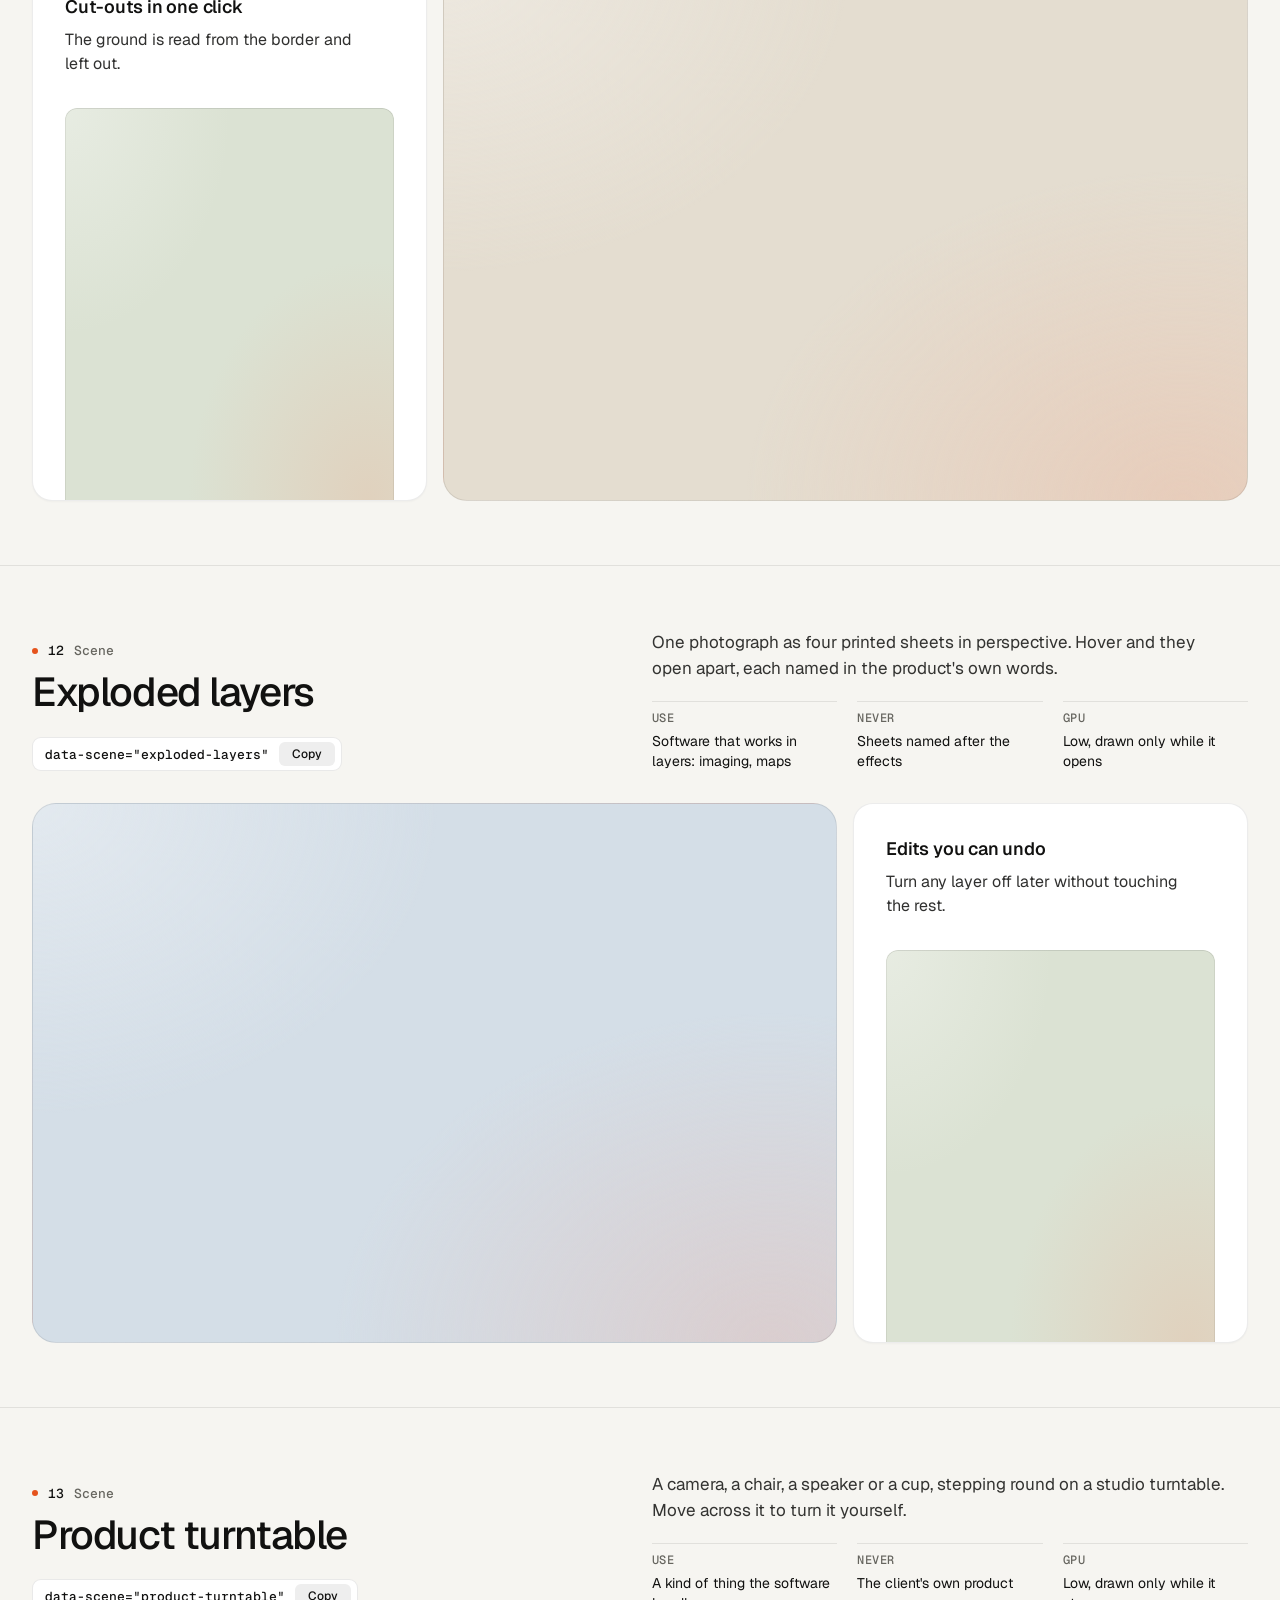
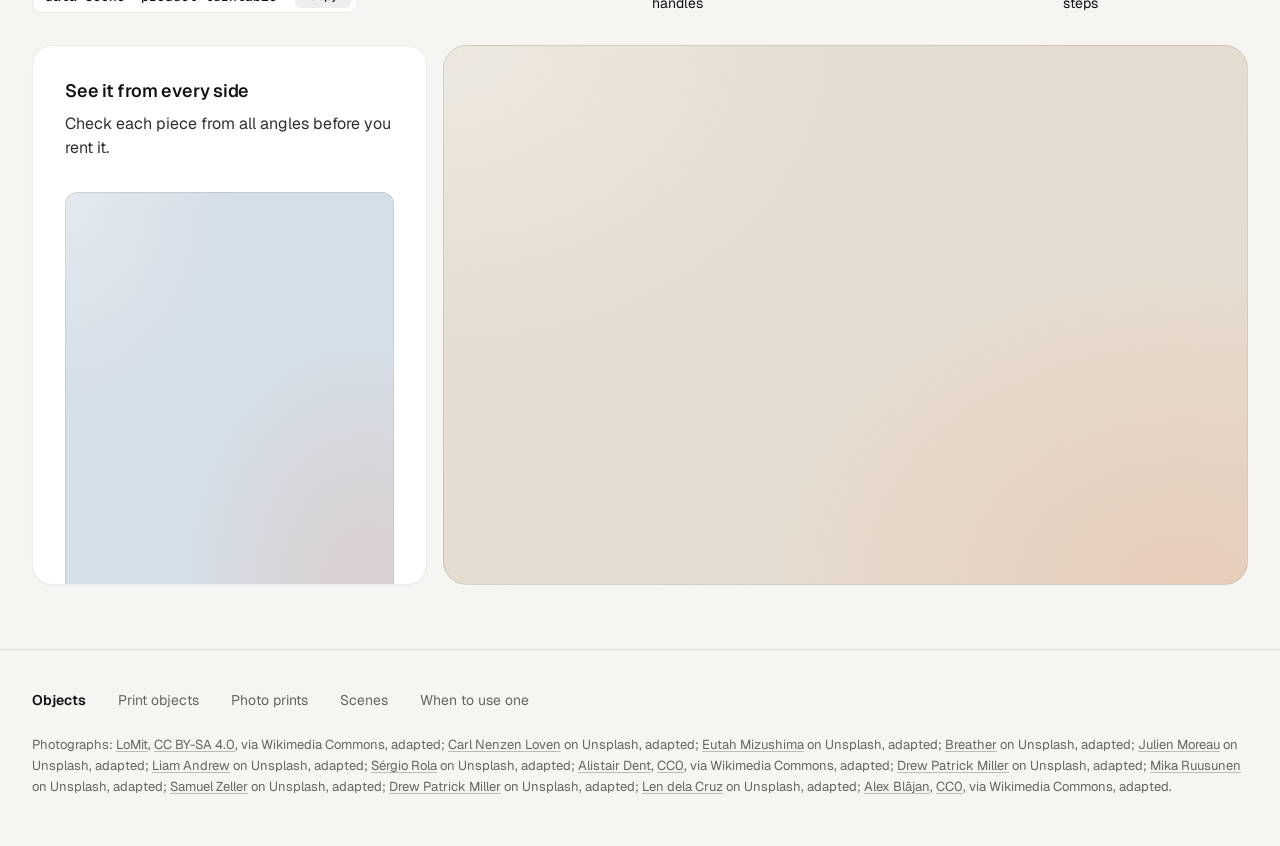
<file: assets/objects/index.html>
<!doctype html>
<html lang="en" data-palette="paper">
<head>
<script>window.__tpGlMax = 16;   /* a gallery shows many live effects at once; a page of a site keeps the default 4 (fx.js) */</script>
<meta charset="utf-8">
<meta name="viewport" content="width=device-width, initial-scale=1">
<title>Objects</title>
<meta name="description" content="Thirteen objects for one strong moment a page: products drawn in code, photographs printed by a shader, scenes that answer the pointer.">
<link rel="icon" href="data:,">
<link rel="preconnect" href="https://fonts.googleapis.com">
<link rel="preconnect" href="https://fonts.gstatic.com" crossorigin>
<link href="https://fonts.googleapis.com/css2?family=Geist:wght@300..700&family=Geist+Mono:wght@400;500&display=swap" rel="stylesheet">
<link rel="stylesheet" href="../ui/base.css">
<link rel="stylesheet" href="../ui/cards.css">
<style>
  /* palettes: page tokens, four grounds (--g1 sand, --g2 sky, --g3 sage, --g4 deep) and the globe's sea */
  :root {
    --font-text: "Geist", system-ui, sans-serif; --font-mono: "Geist Mono", ui-monospace, monospace;
    --ease: cubic-bezier(.2, .7, .2, 1);
    --gutter: 32px; --max: 1312px;
  }
  [data-palette="paper"] { --bg: #f6f5f1; --card: #ffffff; --surface: #ffffff; --ink: #111110; --muted: #66655f; --accent: #e5531c; --accent-ink: #ffffff;
    --g1: #e4ddd0; --g2: #d4dee7; --g3: #dbe2d3; --g4: #1a2230; --sea: #2f6aa8; --line: rgb(17 17 16 / 0.09); }
  [data-palette="stone"] { --bg: #e6e5e1; --card: #f3f2ef; --surface: #f3f2ef; --ink: #1a1b1d; --muted: #5d5e62; --accent: #2456d6; --accent-ink: #ffffff;
    --g1: #d6d5d0; --g2: #c9d4df; --g3: #dad3c6; --g4: #1d2633; --sea: #2456d6; --line: rgb(26 27 29 / 0.1); }
  [data-palette="graphite"] { --bg: #0b0b0c; --card: #141416; --surface: #141416; --ink: #f2f2ef; --muted: #96979c; --accent: #ff7a3c; --accent-ink: #120c08;
    --g1: #1e1d1b; --g2: #17202a; --g3: #1b201b; --g4: #23262c; --sea: #4f9be0; --line: rgb(242 242 239 / 0.09); }
  [data-palette="night"] { --bg: #070b14; --card: #0e1420; --surface: #0e1420; --ink: #e9edf3; --muted: #8b94a4; --accent: #5ab9fc; --accent-ink: #07101a;
    --g1: #121a29; --g2: #0f2231; --g3: #16202b; --g4: #1b2536; --sea: #5ab9fc; --line: rgb(233 237 243 / 0.09); }

  * { box-sizing: border-box; }
  html { scroll-padding-top: 64px; }
  html, body { margin: 0; }
  body { font-family: var(--font-text); background: var(--bg); color: var(--ink); -webkit-font-smoothing: antialiased; font-size: 16px; line-height: 1.5;
    transition: background-color 320ms var(--ease), color 320ms var(--ease); }
  a { color: inherit; }
  .wrap { max-width: var(--max); margin: 0 auto; padding: 0 var(--gutter); }

  /* ------------------------------------------------ the bar */
  .bar { position: sticky; top: 0; z-index: 30; background: color-mix(in oklab, var(--bg) 84%, transparent); backdrop-filter: blur(16px) saturate(1.2); border-bottom: 1px solid var(--line); }
  .bar__in { height: 64px; display: flex; align-items: center; gap: 32px; }
  .brand { display: inline-flex; align-items: center; gap: 10px; font-weight: 600; font-size: 15px; letter-spacing: -0.01em; text-decoration: none; }
  .brand svg { width: 22px; height: 22px; }
  .brand svg .a { fill: var(--accent); transition: transform 420ms var(--ease); transform-origin: 11px 11px; }
  .brand:hover svg .a { transform: rotate(90deg); }
  .nav { display: flex; gap: 24px; font-size: 14px; }
  .nav a { position: relative; text-decoration: none; color: var(--muted); transition: color 180ms ease; padding: 6px 0; }
  .nav a::after { content: ""; position: absolute; left: 0; right: 0; bottom: 0; height: 1px; background: currentColor; transform: scaleX(0); transform-origin: left; transition: transform 260ms var(--ease); }
  .nav a:hover { color: var(--ink); }
  .nav a:hover::after { transform: scaleX(1); }
  .sp { flex: 1; }
  .swatches { display: flex; align-items: center; gap: 6px; padding: 4px; border-radius: 999px; border: 1px solid var(--line); background: var(--card); }
  .sw { position: relative; width: 26px; height: 26px; border-radius: 50%; border: 0; padding: 0; cursor: pointer; background: linear-gradient(135deg, var(--s-bg) 0 50%, var(--s-ac) 50% 100%);
    box-shadow: inset 0 0 0 1px rgb(0 0 0 / 0.12); transition: transform 200ms var(--ease); }
  .sw::after { content: ""; position: absolute; inset: -3px; border-radius: 50%; box-shadow: 0 0 0 1.5px var(--ink); opacity: 0; transform: scale(0.8); transition: opacity 200ms ease, transform 260ms var(--ease); }
  .sw:hover { transform: scale(1.08); }
  .sw:active { transform: scale(0.94); }
  .sw[aria-pressed="true"]::after { opacity: 1; transform: scale(1); }
  .sw:focus-visible { outline: 2px solid var(--ink); outline-offset: 3px; }
  .sw-label { font-size: 13px; color: var(--muted); min-width: 60px; text-align: right; }

  /* ------------------------------------------------ grounds: a soft lit mesh of the ground's own tone, a fine grain */
  .gr, .card > .panel.gr { --calm-k: 0%; background-color: var(--pg);
    background-image:
      radial-gradient(80% 90% at 92% 100%, color-mix(in oklab, var(--accent) 13%, var(--pg)), transparent 68%),
      radial-gradient(70% 80% at 0% 0%, color-mix(in oklab, var(--lift, #ffffff) var(--lift-k, 34%), var(--pg)), transparent 72%); }
  .gr.dk, [data-palette="graphite"] .gr, [data-palette="night"] .gr { --lift: #ffffff; --lift-k: 6%; }
  .grain { position: absolute; inset: 0; z-index: 0; pointer-events: none; opacity: .32; mix-blend-mode: soft-light; border-radius: inherit;
    background-image: url("data:image/svg+xml;utf8,<svg xmlns='http://www.w3.org/2000/svg' width='160' height='160'><filter id='n'><feTurbulence type='fractalNoise' baseFrequency='.85' numOctaves='2' stitchTiles='stitch'/><feColorMatrix values='0 0 0 0 .5  0 0 0 0 .5  0 0 0 0 .5  0 0 0 .9 0'/></filter><rect width='100%' height='100%' filter='url(%23n)'/></svg>"); }
  .slot { position: absolute; inset: 0; z-index: 1; border-radius: inherit; }
  .slot > .host { position: absolute; inset: 0; border-radius: inherit; overflow: hidden; }

  /* ------------------------------------------------ hero */
  .hero { min-height: calc(100svh - 64px); display: grid; align-items: center; padding: 56px 0; }
  .hero__grid { display: grid; grid-template-columns: repeat(12, minmax(0, 1fr)); gap: 24px; align-items: center; }
  .hero__copy { grid-column: 1 / span 5; }
  .hero h1 { margin: 0; font-size: clamp(44px, 3.4vw + 12px, 72px); line-height: 1.02; letter-spacing: -0.045em; font-weight: 520; text-wrap: balance; }
  .hero__lede { margin: 24px 0 0; font-size: 19px; line-height: 1.5; color: var(--muted); max-width: 40ch; text-wrap: pretty; }
  .index { margin: 40px 0 0; padding: 0; list-style: none; border-top: 1px solid var(--line); max-width: 460px; }
  .index a { display: grid; grid-template-columns: 1fr auto 20px; align-items: center; gap: 16px; padding: 14px 0; border-bottom: 1px solid var(--line); text-decoration: none; font-size: 16px; font-weight: 500; }
  .index a span { font: 500 13px/1 var(--font-mono); color: var(--muted); }
  .index a svg { width: 16px; height: 16px; transition: transform 260ms var(--ease); }
  .index a:hover svg { transform: translateX(4px); }
  .hero__pics { grid-column: 7 / span 6; display: grid; grid-template-columns: 1fr 1fr; gap: 16px; height: min(70svh, 660px); min-height: 440px; }
  .pic { position: relative; overflow: clip; border-radius: 20px; border: 1px solid var(--line); isolation: isolate; }
  .pic img { position: absolute; inset: 0; width: 100%; height: 100%; object-fit: cover; object-position: 50% 42%; display: block; }
  .pic--down { margin-top: 48px; }

  /* ------------------------------------------------ an object, one screen */
  .obj { min-height: calc(100svh - 64px); display: grid; align-content: center; padding: 64px 0; border-top: 1px solid var(--line); }
  .obj__head { display: grid; grid-template-columns: repeat(12, minmax(0, 1fr)); gap: 24px; align-items: end; margin-bottom: 32px; }
  .obj__title { grid-column: 1 / span 5; }
  .obj__n { margin: 0 0 14px; font: 500 13px/1 var(--font-mono); color: var(--muted); display: flex; gap: 10px; align-items: center; }
  .obj__n b { color: var(--ink); font-weight: 500; }
  .obj__n i { width: 6px; height: 6px; border-radius: 50%; background: var(--accent); display: inline-block; }
  .obj h2 { margin: 0; font-size: clamp(34px, 1.9vw + 16px, 52px); line-height: 1.04; letter-spacing: -0.035em; font-weight: 520; text-wrap: balance; }
  .obj__about { grid-column: 7 / span 6; }
  .obj__line { margin: 0; font-size: 17px; line-height: 1.5; color: color-mix(in oklab, var(--ink) 82%, var(--bg)); max-width: 52ch; text-wrap: pretty; }
  .facts { display: grid; grid-template-columns: repeat(3, minmax(0, 1fr)); gap: 20px; margin: 20px 0 0; }
  .facts div { border-top: 1px solid var(--line); padding-top: 10px; }
  .facts dt { font: 500 12px/1 var(--font-mono); color: var(--muted); text-transform: uppercase; letter-spacing: .04em; }
  .facts dd { margin: 8px 0 0; font-size: 14px; line-height: 1.4; }
  .copy { margin-top: 24px; display: inline-flex; align-items: center; gap: 10px; height: 34px; padding: 0 6px 0 12px; border-radius: 9px; border: 1px solid var(--line);
    background: var(--card); color: var(--ink); font: 500 13px/1 var(--font-mono); cursor: pointer; transition: border-color 180ms ease, transform 160ms var(--ease); }
  .copy:hover { border-color: color-mix(in oklab, var(--ink) 24%, transparent); }
  .copy:active { transform: scale(0.97); }
  .copy:focus-visible { outline: 2px solid var(--ink); outline-offset: 2px; }
  .copy em { font-style: normal; display: inline-grid; place-items: center; height: 24px; padding: 0 8px; border-radius: 6px; background: color-mix(in oklab, var(--ink) 7%, transparent); font-family: var(--font-text); font-size: 12px; overflow: hidden; }
  .copy em span { grid-area: 1 / 1; transition: transform 260ms var(--ease), opacity 200ms ease; }
  .copy em span + span { transform: translateY(110%); opacity: 0; }
  .copy.done em span:first-child { transform: translateY(-110%); opacity: 0; }
  .copy.done em span + span { transform: none; opacity: 1; }

  .duo { display: grid; grid-template-columns: repeat(12, minmax(0, 1fr)); gap: 16px; height: clamp(400px, calc(100svh - 360px), 600px); }
  .big { grid-column: 1 / span 8; position: relative; overflow: clip; isolation: isolate; border-radius: 24px; border: 1px solid var(--line); }
  .duo .card { grid-column: 9 / span 4; }
  .obj:nth-of-type(even) .big { grid-column: 5 / span 8; grid-row: 1; }
  .obj:nth-of-type(even) .duo .card { grid-column: 1 / span 4; grid-row: 1; }
  .duo .card > .panel { flex: 1 1 auto; min-height: 0; }

  /* ------------------------------------------------ footer */
  .foot { border-top: 1px solid var(--line); padding: 40px 0 48px; font-size: 14px; color: var(--muted); }
  .foot__row { display: flex; flex-wrap: wrap; gap: 12px 32px; align-items: baseline; }
  .foot__row b { color: var(--ink); font-weight: 600; }
  .foot__row a { text-decoration: none; }
  .foot__row a:hover { color: var(--ink); }
  .credits { margin: 24px 0 0; font-size: 13px; line-height: 1.6; color: var(--muted); }
  .credits a { text-decoration: underline; text-decoration-color: color-mix(in oklab, currentColor 40%, transparent); text-underline-offset: 2px; }

  @media (max-width: 1023px) {
    .hero__copy, .hero__pics { grid-column: 1 / -1; }
    .hero__pics { height: auto; min-height: 0; }
    .pic { aspect-ratio: 3 / 4; }
    .obj__title, .obj__about { grid-column: 1 / -1; }
    .duo { height: auto; grid-template-columns: minmax(0, 1fr); }
    .big, .duo .card, .obj:nth-of-type(even) .big, .obj:nth-of-type(even) .duo .card { grid-column: 1 / -1; grid-row: auto; }
    .big { aspect-ratio: 4 / 3; }
    .duo .card > .panel { flex: none; height: 320px; }
  }
  @media (max-width: 760px) {
    :root { --gutter: 16px; }
    .nav, .sw-label { display: none; }
    .hero { padding: 32px 0 40px; }
    .hero__lede { font-size: 17px; }
    .hero__pics { gap: 10px; }
    .pic { border-radius: 16px; }
    .pic--down { margin-top: 28px; }
    .obj { padding: 72px 0; min-height: 0; }
    .obj .wrap { display: flex; flex-direction: column; }
    .obj__head, .obj__about { display: contents; }
    .obj__title { order: 1; margin-bottom: 16px; }
    .obj__line { order: 2; margin-bottom: 28px; }
    .duo { order: 3; }
    .facts { order: 4; margin-top: 28px; }
    .copy, .index { display: none; }
    .facts { grid-template-columns: minmax(0, 1fr); gap: 0; }
    .facts div { display: grid; grid-template-columns: 96px 1fr; gap: 12px; padding: 10px 0; }
    .facts dd { margin: 0; }
    .big { aspect-ratio: 4 / 5; border-radius: 18px; }
    .duo .card > .panel { height: 300px; }
  }
  @media (prefers-reduced-motion: reduce) { *, *::before, *::after { transition-duration: 0ms !important; } }
</style>
</head>
<body>
<header class="bar">
  <div class="wrap bar__in">
    <a class="brand" href="#top" aria-label="Objects, back to the top">
      <svg viewBox="0 0 22 22" aria-hidden="true"><rect x="1" y="1" width="20" height="20" rx="6" fill="currentColor"/><rect class="a" x="7" y="7" width="8" height="8" rx="2"/></svg>
      Objects
    </a>
    <nav class="nav" aria-label="Families">
      <a href="#print-cup">Print objects</a>
      <a href="#photo-halftone">Photo prints</a>
      <a href="#split-reveal">Scenes</a>
    </nav>
    <span class="sp"></span>
    <span class="sw-label" id="sw-label">Paper</span>
    <div class="swatches" role="group" aria-label="Palette">
      <button type="button" class="sw" data-pal="paper" aria-label="Paper" aria-pressed="true" style="--s-bg:#f6f5f1;--s-ac:#e5531c"></button>
      <button type="button" class="sw" data-pal="stone" aria-label="Stone" aria-pressed="false" style="--s-bg:#e6e5e1;--s-ac:#2456d6"></button>
      <button type="button" class="sw" data-pal="graphite" aria-label="Graphite" aria-pressed="false" style="--s-bg:#141416;--s-ac:#ff7a3c"></button>
      <button type="button" class="sw" data-pal="night" aria-label="Night" aria-pressed="false" style="--s-bg:#0e1420;--s-ac:#5ab9fc"></button>
    </div>
  </div>
</header>

<main id="top">
  <section class="hero">
    <div class="wrap hero__grid">
      <div class="hero__copy">
        <h1>Objects for one strong moment a page.</h1>
        <p class="hero__lede">Products drawn in code, photographs printed by a shader, and scenes that answer the pointer. A photograph leads where there is one. An object leads where there is none.</p>
        <ul class="index">
          <li><a href="#print-cup">Print objects <span>05</span><svg viewBox="0 0 16 16" fill="none" stroke="currentColor" stroke-width="1.5" aria-hidden="true"><path d="M3 8h10M9 4l4 4-4 4"/></svg></a></li>
          <li><a href="#photo-halftone">Photo prints <span>03</span><svg viewBox="0 0 16 16" fill="none" stroke="currentColor" stroke-width="1.5" aria-hidden="true"><path d="M3 8h10M9 4l4 4-4 4"/></svg></a></li>
          <li><a href="#split-reveal">Scenes <span>05</span><svg viewBox="0 0 16 16" fill="none" stroke="currentColor" stroke-width="1.5" aria-hidden="true"><path d="M3 8h10M9 4l4 4-4 4"/></svg></a></li>
        </ul>
      </div>
      <div class="hero__pics">
        <div class="pic"><img src="photo-kit/photos/lamp.jpg" width="1280" height="1757" alt="Cream ceramic table lamp on a glossy side table in low sun" decoding="async"></div>
        <article class="pic pic--down gr" style="--pg: var(--g1)" aria-label="A balanced-arm desk lamp">
          <div class="grain"></div>
          <div class="slot" data-slot='{"kind":"print","id":"print-lamp","place":"card","ground":"g1","params":{"size":1.06,"x":-0.08,"y":-0.2}}'></div>
        </article>
      </div>
    </div>
  </section>

  <!-- ===================================================== print objects -->
  <section class="obj" id="print-cup">
    <div class="wrap">
      <div class="obj__head">
        <div class="obj__title"><p class="obj__n"><i></i><b>01</b> Print object</p><h2>Cup and saucer</h2>
          <button type="button" class="copy" data-copy='<div data-print="print-cup" data-print-place="card"></div>'>data-print="print-cup"<em><span>Copy</span><span>Copied</span></em></button></div>
        <div class="obj__about">
          <p class="obj__line">A porcelain cup of coffee on its saucer, the glaze in your accent. Click it to stir.</p>
          <dl class="facts"><div><dt>Leads</dt><dd>A tableware maker with no photographs</dd></div><div><dt>As a print</dt><dd>A software card about a morning</dd></div><div><dt>GPU</dt><dd>High while it turns, one frame at rest</dd></div></dl>
        </div>
      </div>
      <div class="duo">
        <article class="big gr" style="--pg: var(--g1)"><div class="grain"></div>
          <div class="slot" data-slot='{"kind":"print","id":"print-cup","place":"hero","ground":"g1","params":{"size":0.96,"x":0.16,"y":-0.04}}'></div></article>
        <article class="card"><h3>Morning digest</h3><p>One email at 8:00 with everything that changed overnight.</p>
          <div class="panel gr" style="--pg: var(--g2)"><div class="grain"></div>
            <div class="slot" data-slot='{"kind":"print","id":"print-cup","place":"card","ground":"g2","params":{"effect":"halftone","turn":0}}'></div></div></article>
      </div>
    </div>
  </section>

  <section class="obj" id="print-wheel">
    <div class="wrap">
      <div class="obj__head">
        <div class="obj__title"><p class="obj__n"><i></i><b>02</b> Print object</p><h2>Bicycle wheel</h2>
          <button type="button" class="copy" data-copy='<div data-print="print-wheel" data-print-place="card"></div>'>data-print="print-wheel"<em><span>Copy</span><span>Copied</span></em></button></div>
        <div class="obj__about">
          <p class="obj__line">A road wheel with a tan-wall tyre, an alloy rim and 24 spokes, the hub in your accent. Click it to spin it up.</p>
          <dl class="facts"><div><dt>Leads</dt><dd>A maker of wheels or hubs, never a whole bike</dd></div><div><dt>As a print</dt><dd>A card about speed or a mechanism</dd></div><div><dt>GPU</dt><dd>High while it turns, one frame at rest</dd></div></dl>
        </div>
      </div>
      <div class="duo">
        <article class="big gr" style="--pg: var(--g2)"><div class="grain"></div>
          <div class="slot" data-slot='{"kind":"print","id":"print-wheel","place":"card","ground":"g2","params":{"size":1.34,"x":-0.08,"y":-0.3}}'></div></article>
        <article class="card"><h3>Background sync</h3><p>Runs every five minutes, whether the app is open or not.</p>
          <div class="panel gr" style="--pg: var(--g3)"><div class="grain"></div>
            <div class="slot" data-slot='{"kind":"print","id":"print-wheel","place":"card","ground":"g3","params":{"effect":"halftone","turn":0}}'></div></div></article>
      </div>
    </div>
  </section>

  <section class="obj" id="print-lamp">
    <div class="wrap">
      <div class="obj__head">
        <div class="obj__title"><p class="obj__n"><i></i><b>03</b> Print object</p><h2>Desk lamp</h2>
          <button type="button" class="copy" data-copy='<div data-print="print-lamp" data-print-place="card"></div>'>data-print="print-lamp"<em><span>Copy</span><span>Copied</span></em></button></div>
        <div class="obj__about">
          <p class="obj__line">A balanced-arm desk lamp on chrome springs, the base and shade enamelled in your accent. Click it to switch it on.</p>
          <dl class="facts"><div><dt>Leads</dt><dd>A lighting maker with no photographs</dd></div><div><dt>As a print</dt><dd>A card about focus or working late</dd></div><div><dt>GPU</dt><dd>High while it moves, one frame at rest</dd></div></dl>
        </div>
      </div>
      <div class="duo">
        <article class="big gr" style="--pg: var(--g3)"><div class="grain"></div>
          <div class="slot" data-slot='{"kind":"print","id":"print-lamp","place":"hero","ground":"g3","params":{"size":0.98,"x":0.14,"y":-0.06,"angle":-24}}'></div></article>
        <article class="card"><h3>Focus mode</h3><p>Alerts wait until you switch it off.</p>
          <div class="panel gr dk" style="--pg: var(--g4)"><div class="grain"></div>
            <div class="slot" data-slot='{"kind":"print","id":"print-lamp","place":"card","ground":"g4","params":{"effect":"dither","step":1,"turn":0}}' aria-label="A desk lamp, switched on"></div></div></article>
      </div>
    </div>
  </section>

  <section class="obj" id="print-globe">
    <div class="wrap">
      <div class="obj__head">
        <div class="obj__title"><p class="obj__n"><i></i><b>04</b> Print object</p><h2>Desk globe</h2>
          <button type="button" class="copy" data-copy='<div data-print="print-globe" data-print-place="card" data-print-params=&apos;{"effect":"engrave"}&apos;></div>'>data-print="print-globe"<em><span>Copy</span><span>Copied</span></em></button></div>
        <div class="obj__about">
          <p class="obj__line">A desk globe with the real coastlines, a brass meridian and a walnut stand. Its sea takes a blue or teal accent. Click it to spin.</p>
          <dl class="facts"><div><dt>Leads</dt><dd>A maker of globes or maps</dd></div><div><dt>As a print</dt><dd>A card about regions or shipping</dd></div><div><dt>GPU</dt><dd>High while it turns, one frame at rest</dd></div></dl>
        </div>
      </div>
      <div class="duo">
        <article class="big gr" style="--pg: var(--g2)"><div class="grain"></div>
          <div class="slot" data-slot='{"kind":"print","id":"print-globe","place":"card","ground":"g2","sea":true,"params":{"size":1.3,"x":-0.1,"y":-0.3}}'></div></article>
        <article class="card"><h3>14 regions</h3><p>Pick where your data lives. Move it later in two clicks.</p>
          <div class="panel gr dk" style="--pg: var(--g4)"><div class="grain"></div>
            <div class="slot" data-slot='{"kind":"print","id":"print-globe","place":"card","ground":"g4","sea":true,"params":{"effect":"engrave","turn":0}}'></div></div></article>
      </div>
    </div>
  </section>

  <section class="obj" id="print-cards">
    <div class="wrap">
      <div class="obj__head">
        <div class="obj__title"><p class="obj__n"><i></i><b>05</b> Print object</p><h2>Playing cards</h2>
          <button type="button" class="copy" data-copy='<div data-print="print-cards" data-print-place="card"></div>'>data-print="print-cards"<em><span>Copy</span><span>Copied</span></em></button></div>
        <div class="obj__about">
          <p class="obj__line">A stack of playing cards, the ace of diamonds face up and the backs in your accent. Click to fan them out.</p>
          <dl class="facts"><div><dt>Leads</dt><dd>A maker of card or board games</dd></div><div><dt>As a print</dt><dd>A games card about a hand or a deal</dd></div><div><dt>GPU</dt><dd>High while it moves, one frame at rest</dd></div></dl>
        </div>
      </div>
      <div class="duo">
        <article class="big gr" style="--pg: var(--g3)"><div class="grain"></div>
          <div class="slot" data-slot='{"kind":"print","id":"print-cards","place":"hero","ground":"g3","params":{"size":0.98,"x":0.16,"y":-0.04}}'></div></article>
        <article class="card"><h3>Fair draws</h3><p>Every shuffle is logged, so any player can check a deal.</p>
          <div class="panel gr" style="--pg: var(--g1)"><div class="grain"></div>
            <div class="slot" data-slot='{"kind":"print","id":"print-cards","place":"card","ground":"g1","params":{"effect":"halftone","turn":0}}'></div></div></article>
      </div>
    </div>
  </section>

  <!-- ===================================================== photo prints -->
  <section class="obj" id="photo-halftone">
    <div class="wrap">
      <div class="obj__head">
        <div class="obj__title"><p class="obj__n"><i></i><b>06</b> Photo print</p><h2>Halftone photograph</h2>
          <button type="button" class="copy" data-copy="import print from './assets/objects/photo-halftone/object.js'; print.mount(frame, { palette: fx.readPalette(frame) });">photo-halftone<em><span>Copy</span><span>Copied</span></em></button></div>
        <div class="obj__about">
          <p class="obj__line">One photograph in one ink: round dots on a 45° screen, clean paper in the light. Point at it and a loupe shows its colour.</p>
          <dl class="facts"><div><dt>Use</dt><dd>One photograph band on a design or software page</dd></div><div><dt>Never</dt><dd>A hero photograph, a cafe, a guesthouse</dd></div><div><dt>GPU</dt><dd>Low, one context, still at rest</dd></div></dl>
        </div>
      </div>
      <div class="duo">
        <article class="big gr" style="--pg: var(--g1)">
          <div class="slot" data-slot='{"kind":"photo","id":"photo-halftone","ground":"g1","photo":"concrete"}'></div></article>
        <article class="card"><h3>Screens for print</h3><p>Send any photograph to press as a one-ink halftone.</p>
          <div class="panel gr" style="--pg: var(--g2)">
            <div class="slot" data-slot='{"kind":"photo","id":"photo-halftone","ground":"g2","photo":"lamp","params":{"tint":1}}'></div></div></article>
      </div>
    </div>
  </section>

  <section class="obj" id="photo-engraving">
    <div class="wrap">
      <div class="obj__head">
        <div class="obj__title"><p class="obj__n"><i></i><b>07</b> Photo print</p><h2>Engraved photograph</h2>
          <button type="button" class="copy" data-copy="import print from './assets/objects/photo-engraving/object.js'; print.mount(frame, { palette: fx.readPalette(frame) });">photo-engraving<em><span>Copy</span><span>Copied</span></em></button></div>
        <div class="obj__about">
          <p class="obj__line">Diagonal lines that swell in the shadows and bend over the forms, over a light wash of the photograph's colour. Point at it and the lines part.</p>
          <dl class="facts"><div><dt>Use</dt><dd>A tile whose subject is the photograph</dd></div><div><dt>Never</dt><dd>A hero photograph, a cafe, a guesthouse</dd></div><div><dt>GPU</dt><dd>Low, one context, still at rest</dd></div></dl>
        </div>
      </div>
      <div class="duo">
        <article class="big gr" style="--pg: var(--g2)">
          <div class="slot" data-slot='{"kind":"photo","id":"photo-engraving","ground":"g2","photo":"platform","photoDark":"concrete"}'></div></article>
        <article class="card"><h3>Line art from a photo</h3><p>Turn a product shot into a plate for packaging.</p>
          <div class="panel gr" style="--pg: var(--g3)">
            <div class="slot" data-slot='{"kind":"photo","id":"photo-engraving","ground":"g3","photo":"concrete","photoDark":"room"}'></div></div></article>
      </div>
    </div>
  </section>

  <section class="obj" id="photo-dither">
    <div class="wrap">
      <div class="obj__head">
        <div class="obj__title"><p class="obj__n"><i></i><b>08</b> Photo print</p><h2>Dithered photograph</h2>
          <button type="button" class="copy" data-copy="import print from './assets/objects/photo-dither/object.js'; print.mount(frame, { palette: fx.readPalette(frame) });">photo-dither<em><span>Copy</span><span>Copied</span></em></button></div>
        <div class="obj__about">
          <p class="obj__line">A three-colour grain from the photograph's deepest and most colourful tones. Point at it and the photograph develops through the grain.</p>
          <dl class="facts"><div><dt>Use</dt><dd>A games or AI page's one photograph</dd></div><div><dt>Never</dt><dd>A hero photograph, a cafe, a guesthouse</dd></div><div><dt>GPU</dt><dd>Low, one context, still at rest</dd></div></dl>
        </div>
      </div>
      <div class="duo">
        <article class="big gr" style="--pg: var(--g3)">
          <div class="slot" data-slot='{"kind":"photo","id":"photo-dither","ground":"g3","photo":"room"}'></div></article>
        <article class="card"><h3>Three colours, any picture</h3><p>A grain that keeps a photograph readable in two inks and the paper.</p>
          <div class="panel gr" style="--pg: var(--g1)">
            <div class="slot" data-slot='{"kind":"photo","id":"photo-dither","ground":"g1","photo":"platform"}'></div></div></article>
      </div>
    </div>
  </section>

  <!-- ===================================================== scenes -->
  <section class="obj" id="split-reveal">
    <div class="wrap">
      <div class="obj__head">
        <div class="obj__title"><p class="obj__n"><i></i><b>09</b> Scene</p><h2>Split reveal</h2>
          <button type="button" class="copy" data-copy='<div data-scene="split-reveal" data-scene-src="assets/img/photo.jpg"></div>'>data-scene="split-reveal"<em><span>Copy</span><span>Copied</span></em></button></div>
        <div class="obj__about">
          <p class="obj__line">One photograph, half of it printed as a halftone screen. The line follows the pointer; on a phone it follows a drag.</p>
          <dl class="facts"><div><dt>Use</dt><dd>A photo or design app, a device, a game's key art</dd></div><div><dt>Never</dt><dd>A place, a service, a product page</dd></div><div><dt>GPU</dt><dd>Low, drawn only while the line moves</dd></div></dl>
        </div>
      </div>
      <div class="duo">
        <article class="big gr" style="--pg: var(--g2)">
          <div class="slot" data-slot='{"kind":"scene","id":"split-reveal","ground":"g2","src":"default"}'></div></article>
        <article class="card"><h3>Before and after</h3><p>Drag the line to compare the print with the original.</p>
          <div class="panel gr" style="--pg: var(--g1)">
            <div class="slot" data-slot='{"kind":"scene","id":"split-reveal","ground":"g1","src":"roof","params":{"side":"right","split":0.42}}'></div></div></article>
      </div>
    </div>
  </section>

  <section class="obj" id="dither-sequence">
    <div class="wrap">
      <div class="obj__head">
        <div class="obj__title"><p class="obj__n"><i></i><b>10</b> Scene</p><h2>Dither sequence</h2>
          <button type="button" class="copy" data-copy='<div data-scene="dither-sequence" data-scene-src=&apos;[{"src":"a.jpg"},{"src":"b.jpg"}]&apos;></div>'>data-scene="dither-sequence"<em><span>Copy</span><span>Copied</span></em></button></div>
        <div class="obj__about">
          <p class="obj__line">Two to six photographs that belong together, dithered and cut one to the next like a slow film. Move across it to pick a frame.</p>
          <dl class="facts"><div><dt>Use</dt><dd>A device from several sides, a game's scenes</dd></div><div><dt>Never</dt><dd>A random or mood set of pictures</dd></div><div><dt>GPU</dt><dd>Low, drawn only during a cut</dd></div></dl>
        </div>
      </div>
      <div class="duo">
        <article class="big gr" style="--pg: var(--g3)">
          <div class="slot" data-slot='{"kind":"scene","id":"dither-sequence","ground":"g3","src":"default"}'></div></article>
        <article class="card"><h3>Every version kept</h3><p>Step back through earlier versions of a picture.</p>
          <div class="panel gr" style="--pg: var(--g2)">
            <div class="slot" data-slot='{"kind":"scene","id":"dither-sequence","ground":"g2","src":"spirals","params":{"fit":"contain","autoplay":0}}'></div></div></article>
      </div>
    </div>
  </section>

  <section class="obj" id="dot-object">
    <div class="wrap">
      <div class="obj__head">
        <div class="obj__title"><p class="obj__n"><i></i><b>11</b> Scene</p><h2>Dot object</h2>
          <button type="button" class="copy" data-copy='<div data-scene="dot-object" data-scene-src="assets/img/object-on-white.jpg"></div>'>data-scene="dot-object"<em><span>Copy</span><span>Copied</span></em></button></div>
        <div class="obj__about">
          <p class="obj__line">An object cut out of its photograph and set in dots that keep its tones. Under the pointer the dots take its real colour.</p>
          <dl class="facts"><div><dt>Use</dt><dd>A thing shot on a plain ground, or a cut-out</dd></div><div><dt>Never</dt><dd>A busy or sunlit background</dd></div><div><dt>GPU</dt><dd>Low, one draw call while the loupe moves</dd></div></dl>
        </div>
      </div>
      <div class="duo">
        <article class="big gr" style="--pg: var(--g1)">
          <div class="slot" data-slot='{"kind":"scene","id":"dot-object","ground":"g1","src":"default"}'></div></article>
        <article class="card"><h3>Cut-outs in one click</h3><p>The ground is read from the border and left out.</p>
          <div class="panel gr" style="--pg: var(--g3)">
            <div class="slot" data-slot='{"kind":"scene","id":"dot-object","ground":"g3","src":"dahlia"}'></div></div></article>
      </div>
    </div>
  </section>

  <section class="obj" id="exploded-layers">
    <div class="wrap">
      <div class="obj__head">
        <div class="obj__title"><p class="obj__n"><i></i><b>12</b> Scene</p><h2>Exploded layers</h2>
          <button type="button" class="copy" data-copy='<div data-scene="exploded-layers" data-scene-src="assets/img/photo.jpg" data-scene-params=&apos;{"names":["Photo","Colour","Light","Depth"]}&apos;></div>'>data-scene="exploded-layers"<em><span>Copy</span><span>Copied</span></em></button></div>
        <div class="obj__about">
          <p class="obj__line">One photograph as four printed sheets in perspective. Hover and they open apart, each named in the product's own words.</p>
          <dl class="facts"><div><dt>Use</dt><dd>Software that works in layers: imaging, maps</dd></div><div><dt>Never</dt><dd>Sheets named after the effects</dd></div><div><dt>GPU</dt><dd>Low, drawn only while it opens</dd></div></dl>
        </div>
      </div>
      <div class="duo">
        <article class="big gr" style="--pg: var(--g2)">
          <div class="slot" data-slot='{"kind":"scene","id":"exploded-layers","ground":"g2","src":"default","params":{"names":["Photo","Colour","Light","Depth"]}}'></div></article>
        <article class="card"><h3>Edits you can undo</h3><p>Turn any layer off later without touching the rest.</p>
          <div class="panel gr" style="--pg: var(--g3)">
            <div class="slot" data-slot='{"kind":"scene","id":"exploded-layers","ground":"g3","src":"lattice"}'></div></div></article>
      </div>
    </div>
  </section>

  <section class="obj" id="product-turntable">
    <div class="wrap">
      <div class="obj__head">
        <div class="obj__title"><p class="obj__n"><i></i><b>13</b> Scene</p><h2>Product turntable</h2>
          <button type="button" class="copy" data-copy='<div data-scene="product-turntable" data-scene-params=&apos;{"form":"chair"}&apos;></div>'>data-scene="product-turntable"<em><span>Copy</span><span>Copied</span></em></button></div>
        <div class="obj__about">
          <p class="obj__line">A camera, a chair, a speaker or a cup, stepping round on a studio turntable. Move across it to turn it yourself.</p>
          <dl class="facts"><div><dt>Use</dt><dd>A kind of thing the software handles</dd></div><div><dt>Never</dt><dd>The client's own product</dd></div><div><dt>GPU</dt><dd>Low, drawn only while it steps</dd></div></dl>
        </div>
      </div>
      <div class="duo">
        <article class="big gr" style="--pg: var(--g1)">
          <div class="slot" data-slot='{"kind":"scene","id":"product-turntable","ground":"g1","params":{"form":"camera"}}' aria-label="A camera on a turntable"></div></article>
        <article class="card"><h3>See it from every side</h3><p>Check each piece from all angles before you rent it.</p>
          <div class="panel gr" style="--pg: var(--g2)">
            <div class="slot" data-slot='{"kind":"scene","id":"product-turntable","ground":"g2","params":{"form":"chair","start":-40,"autoplay":0}}' aria-label="A side chair"></div></div></article>
      </div>
    </div>
  </section>
</main>

<footer class="foot">
  <div class="wrap">
    <div class="foot__row">
      <b>Objects</b>
      <a href="_print-core/README.md">Print objects</a>
      <a href="photo-kit/README.md">Photo prints</a>
      <a href="_scenes/README.md">Scenes</a>
      <a href="../../references/effects-objects.md">When to use one</a>
    </div>
    <p class="credits" id="credits"></p>
  </div>
</footer>

<script type="module">
  /*
    The showcase's own mounting: every [data-slot] mounts when it comes near the screen and is destroyed
    when it leaves, and never more than MAX are mounted at once, so the page holds at most 4 live WebGL
    contexts (each mounted object holds one at most; still print objects hold none).
  */
  import fx from '../effects/fx.js';
  import { creditsLine } from './photo-kit/photo.js';
  import { DEFAULT_PHOTO as SPLIT } from './split-reveal/object.js';
  import { DEFAULT_SEQUENCE } from './dither-sequence/object.js';
  import { DEFAULT_PHOTO as TULIP } from './dot-object/object.js';
  import { DEFAULT_PHOTO as MIXER } from './exploded-layers/object.js';

  const MAX = 4, CAP = { print: 4, photo: 3, scene: 4 };
  const root = document.documentElement;
  const q = new URLSearchParams(location.search);
  const U = 'https://unsplash.com/license', CC0 = 'https://creativecommons.org/publicdomain/zero/1.0/';
  const SRC = {
    roof: { id: 618, ratio: 1.5, alt: 'Curving glass and steel lattice roof in black and white', by: 'Mika Ruusunen', licence: 'Unsplash licence', licenceUrl: U, page: 'https://unsplash.com/photos/ypVM8PnygUo' },
    lattice: { id: 893, ratio: 1.5, alt: 'Curved latticed building facade forming sweeping lines', by: 'Samuel Zeller', licence: 'Unsplash licence', licenceUrl: U, page: 'https://unsplash.com/photos/j0g8taxHZa0' },
    spirals: [
      { id: 949, ratio: 0.66, alt: 'A white spiral atrium under a glass dome, seen from below', by: 'Drew Patrick Miller', licence: 'Unsplash licence', licenceUrl: U, page: 'https://unsplash.com/photos/VLT62-JzddA' },
      { id: 679, ratio: 1, alt: 'Spiralling concrete curves around a small round window', by: 'Len dela Cruz', licence: 'Unsplash licence', licenceUrl: U, page: 'https://unsplash.com/photos/ScEKf8u7y-c' },
    ],
    dahlia: { id: 'commons-minimal-orange-dahlia', source: 'commons', ratio: 1.523, width: 5830, focus: [0.5, 0.5], alt: 'An orange dahlia on a black ground', by: 'Alex Blăjan', licence: 'CC0', licenceUrl: CC0,
      url: 'https://upload.wikimedia.org/wikipedia/commons/5/5e/Minimal_orange_dahlia_%28Unsplash%29.jpg', page: 'https://commons.wikimedia.org/wiki/File:Minimal_orange_dahlia_(Unsplash).jpg' },
  };
  const DEFAULTS = { 'split-reveal': SPLIT, 'dither-sequence': DEFAULT_SEQUENCE, 'dot-object': TULIP, 'exploded-layers': MIXER };
  const lib = await fetch(new URL('./photo-kit/photos.json', import.meta.url)).then(r => r.json()).catch(() => ({ photos: [] }));
  const PHOTOS = Object.fromEntries(lib.photos.map(p => [p.key, p]));

  // ---- palette: the page tokens, a ground's paper and an ink that reads on it
  const tok = n => getComputedStyle(root).getPropertyValue(n).trim();
  const lum = hex => { const h = hex.replace('#', ''); const c = [0, 2, 4].map(i => parseInt(h.slice(i, i + 2), 16) / 255); return 0.2126 * c[0] + 0.7152 * c[1] + 0.0722 * c[2]; };
  function paletteFor(cfg) {
    const bg = tok('--' + (cfg.ground || 'g1')), ink = tok('--ink');
    const light = lum(bg) > 0.4, pageLight = lum(ink) < 0.4;
    const gInk = light ? (pageLight ? ink : '#17181b') : (pageLight ? '#eef0f2' : ink);
    return fx.normalizePalette({ bg, surface: bg, ink: gInk, accent: cfg.sea ? tok('--sea') : tok('--accent'), accentInk: tok('--accent-ink') });
  }

  // ---- mounting
  const slots = [...document.querySelectorAll('[data-slot]')];
  const st = new Map(slots.map(el => [el, { cfg: JSON.parse(el.dataset.slot), near: false, ctrl: null, host: null, busy: false }]));
  const mods = new Map();
  const load = id => { if (!mods.has(id)) mods.set(id, import(`./${id}/object.js`).then(m => m.default)); return mods.get(id); };
  // a photo print may name a darker photograph for the dark palettes (a pale one prints as a light plate there)
  const isDark = () => lum(tok('--bg')) < 0.4;
  const photoKey = cfg => (cfg.photoDark && isDark() ? cfg.photoDark : cfg.photo);
  const srcOf = cfg => {
    if (cfg.kind === 'photo') return new URL('./photo-kit/' + PHOTOS[photoKey(cfg)].file, import.meta.url).href;
    if (!cfg.src) return undefined;
    return cfg.src === 'default' ? DEFAULTS[cfg.id] : SRC[cfg.src];
  };
  // a photo print's slot shows its photograph toned into the ground until the print draws, before it
  // mounts too: never an empty panel, even on a slow device
  function underlay(box, cfg) {
    if (cfg.kind !== 'photo') return;
    const p = PHOTOS[photoKey(cfg)];
    Object.assign(box.style, { backgroundColor: 'var(--pg)', backgroundImage: 'url(' + srcOf(cfg) + ')', backgroundSize: 'cover',
      backgroundPosition: (p.focus[0] * 100) + '% ' + (p.focus[1] * 100) + '%', backgroundBlendMode: 'luminosity' });
  }
  async function mount(el) {
    const s = st.get(el);
    s.busy = true;
    try {
      const obj = await load(s.cfg.id);
      if (!s.want) return;
      const host = document.createElement('div');
      host.className = 'host';
      if (el.hasAttribute('aria-label')) host.setAttribute('aria-label', el.getAttribute('aria-label'));
      el.appendChild(host);
      const cfg = s.cfg, palette = paletteFor(cfg);
      let ctrl;
      if (cfg.kind === 'print') ctrl = obj.mount(host, { place: cfg.place, params: cfg.params || {}, palette });
      else if (cfg.kind === 'photo') {
        const p = PHOTOS[photoKey(cfg)];
        s.photo = photoKey(cfg);
        underlay(host, cfg);
        ctrl = obj.mount(host, { palette, src: srcOf(cfg), params: { focusX: p.focus[0], focusY: p.focus[1], ...(cfg.params || {}) } });
      } else ctrl = obj.mount(host, { palette, src: srcOf(cfg), params: cfg.params || {} });
      s.ctrl = ctrl; s.host = host;
    } catch (e) { console.warn('objects:', s.cfg.id, e); }
    finally { s.busy = false; if (!s.want && s.ctrl) unmount(el); schedule(); }
  }
  function unmount(el) {
    const s = st.get(el);
    if (!s.ctrl) return;
    try { s.ctrl.destroy(); } catch (e) { console.warn(e); }
    s.host?.remove();
    s.ctrl = null; s.host = null;
  }
  let queued = 0;
  function reconcile() {
    queued = 0;
    const mid = innerHeight / 2;
    const dist = el => { const r = el.getBoundingClientRect(); return Math.abs((r.top + r.bottom) / 2 - mid); };
    // the nearest first, at most MAX, and at most CAP of one family (photo-kit warns past 3)
    const near = [], kinds = {};
    for (const el of slots.filter(e => st.get(e).near).sort((a, b) => dist(a) - dist(b))) {
      const k = st.get(el).cfg.kind;
      if (near.length < MAX && (kinds[k] || 0) < CAP[k]) { near.push(el); kinds[k] = (kinds[k] || 0) + 1; }
    }
    const want = new Set(near);
    for (const el of slots) { const s = st.get(el); s.want = want.has(el); if (!s.want && s.ctrl && !s.busy) unmount(el); }
    // never more than MAX mounted (or mounting) at once
    let count = slots.filter(el => { const s = st.get(el); return s.ctrl || s.busy; }).length;
    for (const el of near) { const s = st.get(el); if (!s.ctrl && !s.busy && count < MAX) { count++; mount(el); } }
  }
  const schedule = () => { if (!queued) queued = requestAnimationFrame(reconcile); };
  const io = new IntersectionObserver(es => { for (const e of es) st.get(e.target).near = e.isIntersecting; schedule(); }, { rootMargin: '60% 0px' });
  slots.forEach(el => io.observe(el));
  addEventListener('scroll', schedule, { passive: true });
  addEventListener('resize', schedule, { passive: true });

  // ---- palette switch
  const PAL = ['paper', 'stone', 'graphite', 'night'];
  const label = document.getElementById('sw-label');
  function setPalette(name, save) {
    if (!PAL.includes(name)) name = 'paper';
    root.dataset.palette = name;
    for (const b of document.querySelectorAll('[data-pal]')) b.setAttribute('aria-pressed', String(b.dataset.pal === name));
    label.textContent = name[0].toUpperCase() + name.slice(1);
    for (const [el, s] of st) {
      if (s.ctrl && s.cfg.kind === 'photo' && s.photo !== photoKey(s.cfg)) unmount(el);   // its photograph changes: mount it again
      else if (s.ctrl?.setPalette) s.ctrl.setPalette(paletteFor(s.cfg));
    }
    for (const [el, s] of st) underlay(el, s.cfg);
    schedule();
    if (save) try { localStorage.setItem('objects-palette', name); } catch (_) { /* private window */ }
  }
  let saved = null;
  try { saved = localStorage.getItem('objects-palette'); } catch (_) { /* private window */ }
  setPalette(q.get('palette') || saved || 'paper');
  document.querySelector('.swatches').addEventListener('click', e => { const b = e.target.closest('[data-pal]'); if (b) setPalette(b.dataset.pal, true); });

  // ---- copy a mount snippet
  document.addEventListener('click', async e => {
    const b = e.target.closest('.copy');
    if (!b) return;
    try { await navigator.clipboard.writeText(b.dataset.copy); } catch (_) { /* no clipboard: the button still answers */ }
    b.classList.add('done');
    clearTimeout(b._t); b._t = setTimeout(() => b.classList.remove('done'), 1400);
  });

  // ---- the one credit line
  const pk = ['lamp', 'concrete', 'platform', 'room'].map(k => PHOTOS[k]).filter(Boolean).map(p => ({ ...p, adapted: true }));
  const sc = [SPLIT, ...DEFAULT_SEQUENCE, TULIP, MIXER, SRC.roof, SRC.lattice, ...SRC.spirals, SRC.dahlia]
    .map(p => ({ ...p, source: p.source === 'commons' ? 'Wikimedia Commons' : (p.source || 'Unsplash'), adapted: true }));
  const seen = new Set();
  document.getElementById('credits').innerHTML = creditsLine([...pk, ...sc].filter(p => { const k = p.page || p.by; if (seen.has(k)) return false; seen.add(k); return true; }));

  // fetch every object's module and the photographs while the page is idle, so a panel mounts at once
  const prefetch = () => {
    const ids = [...new Set([...st.values()].map(s => s.cfg.id))];
    let i = 0;
    const next = () => { if (i < ids.length) load(ids[i++]).catch(() => {}).finally(() => setTimeout(next, 80)); };
    next();
    for (const p of Object.values(PHOTOS)) { const im = new Image(); im.decoding = 'async'; im.src = new URL('./photo-kit/' + p.file, import.meta.url).href; }
  };
  (window.requestIdleCallback || ((f) => setTimeout(f, 600)))(prefetch, { timeout: 1500 });

  window.__objects = { st, live: () => [...st.values()].filter(s => s.ctrl).length };
  if (document.fonts) await document.fonts.ready;
  root.dataset.ready = '1';
</script>
</body>
</html>
</file>
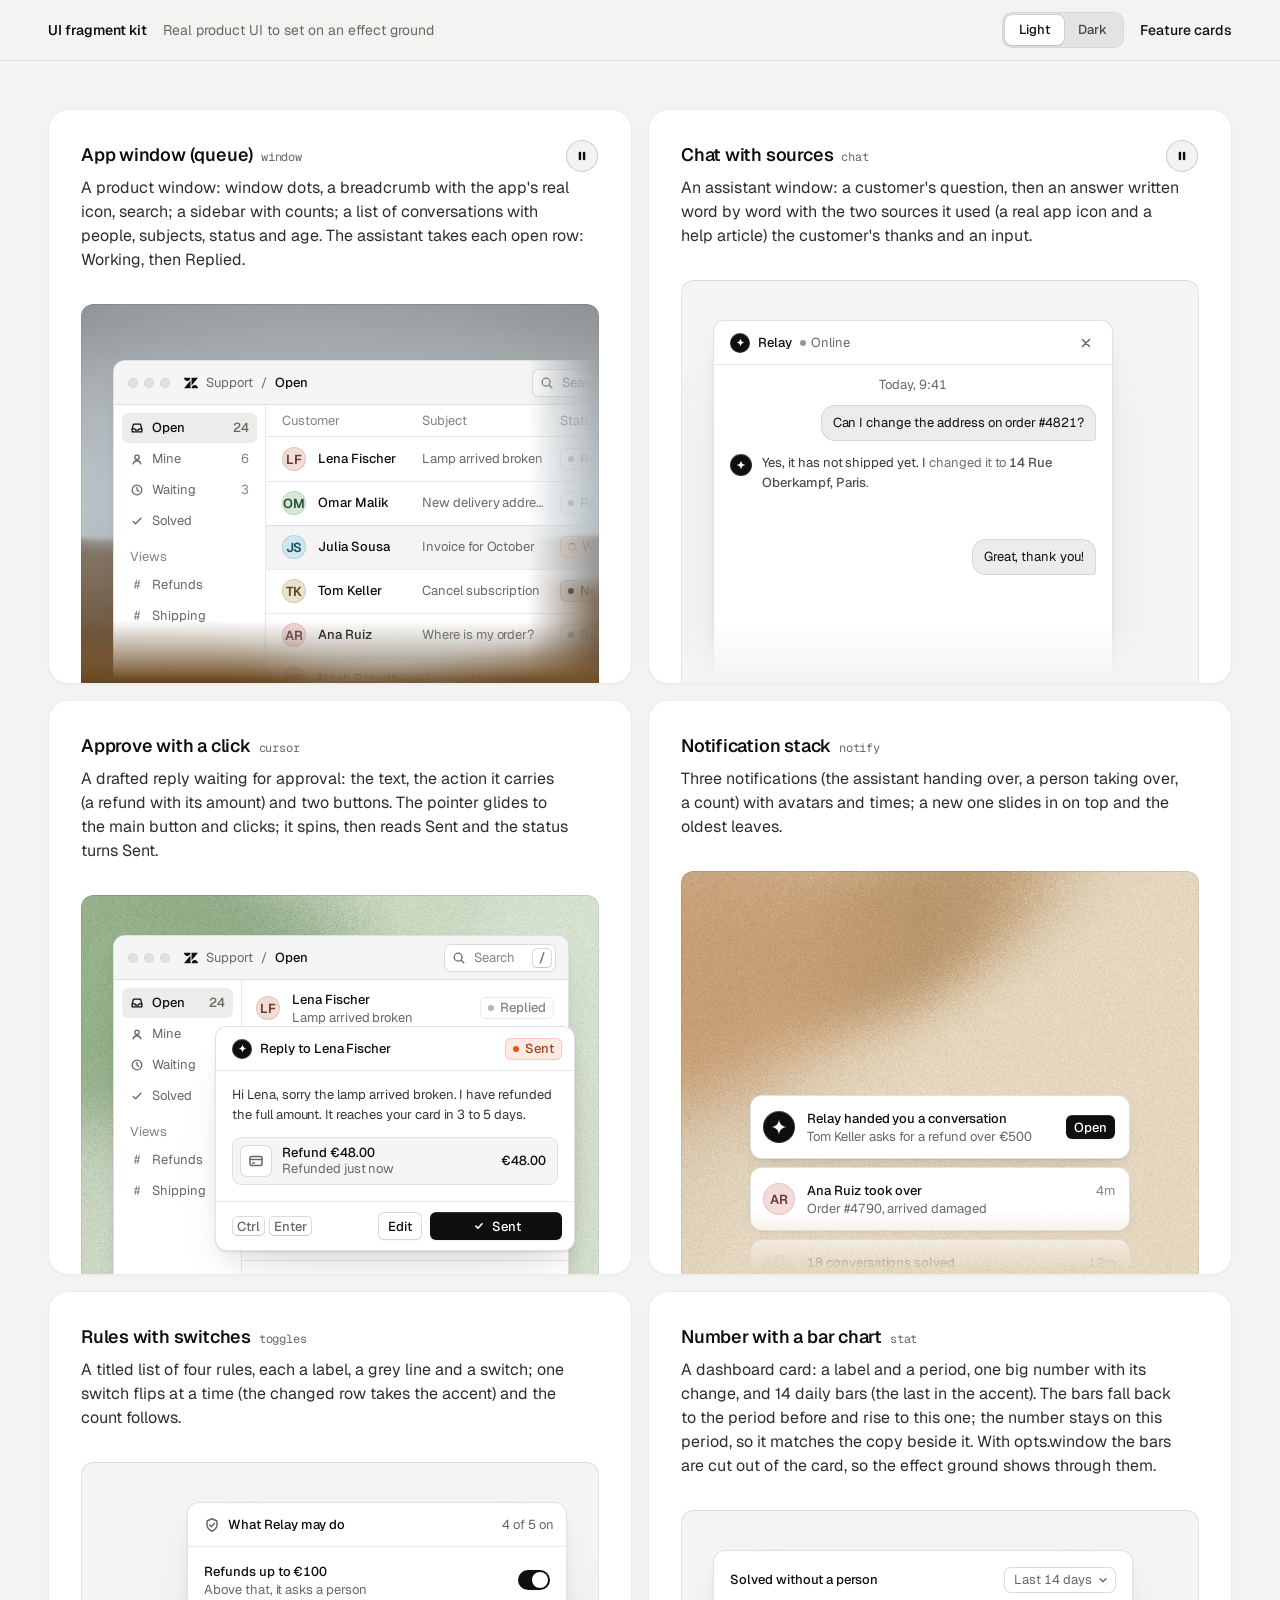
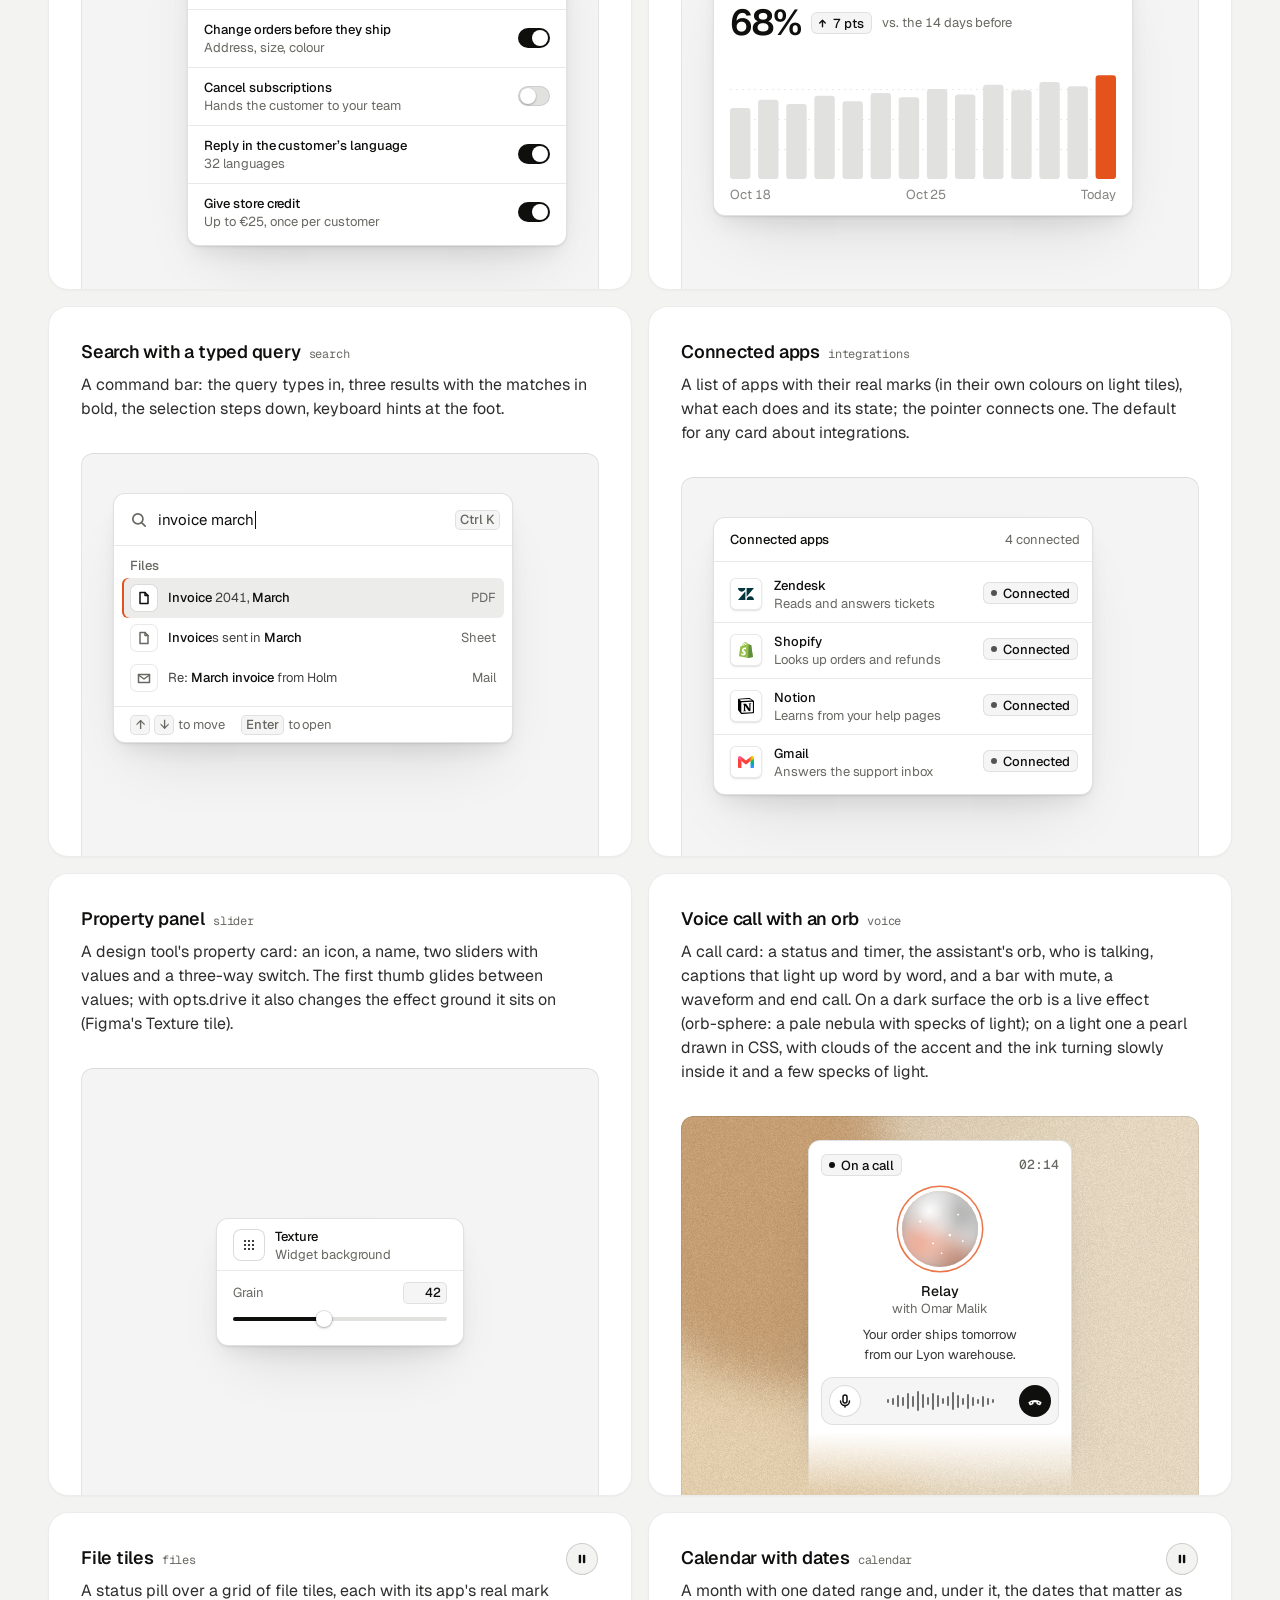
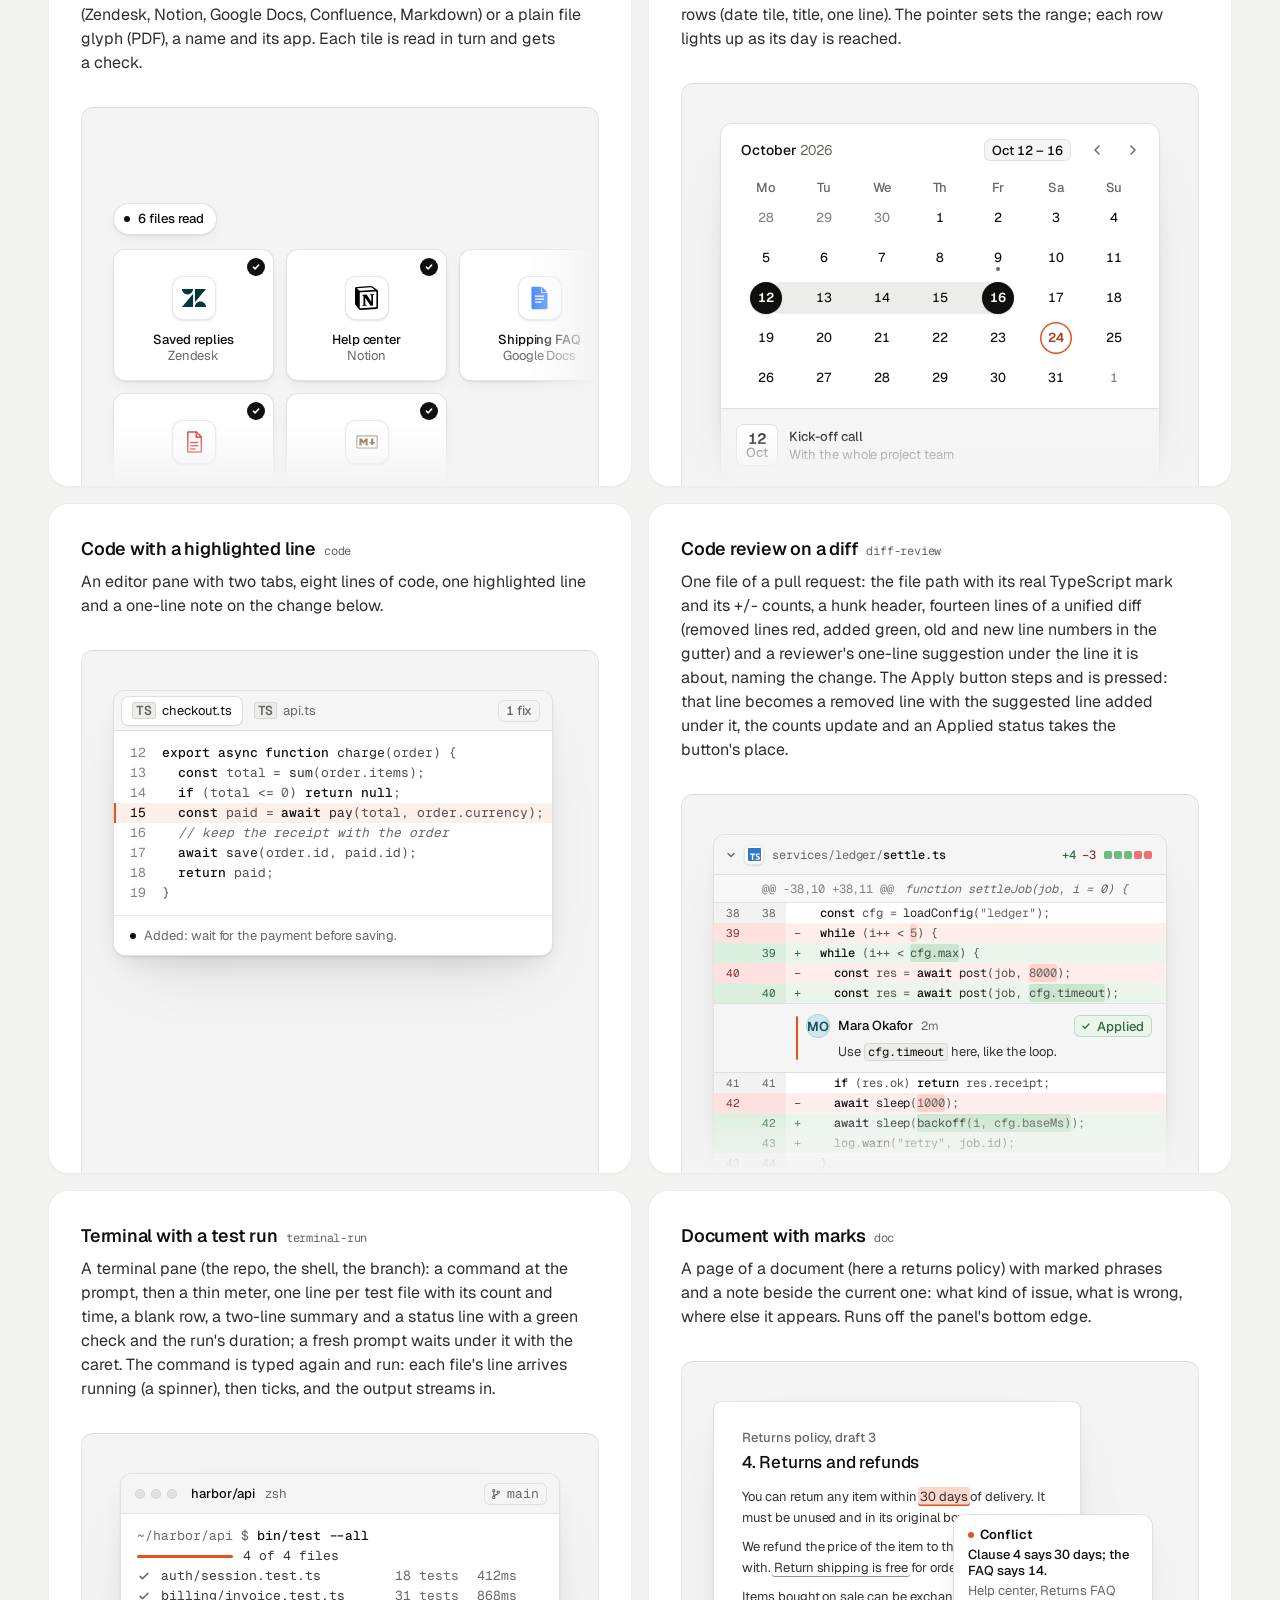
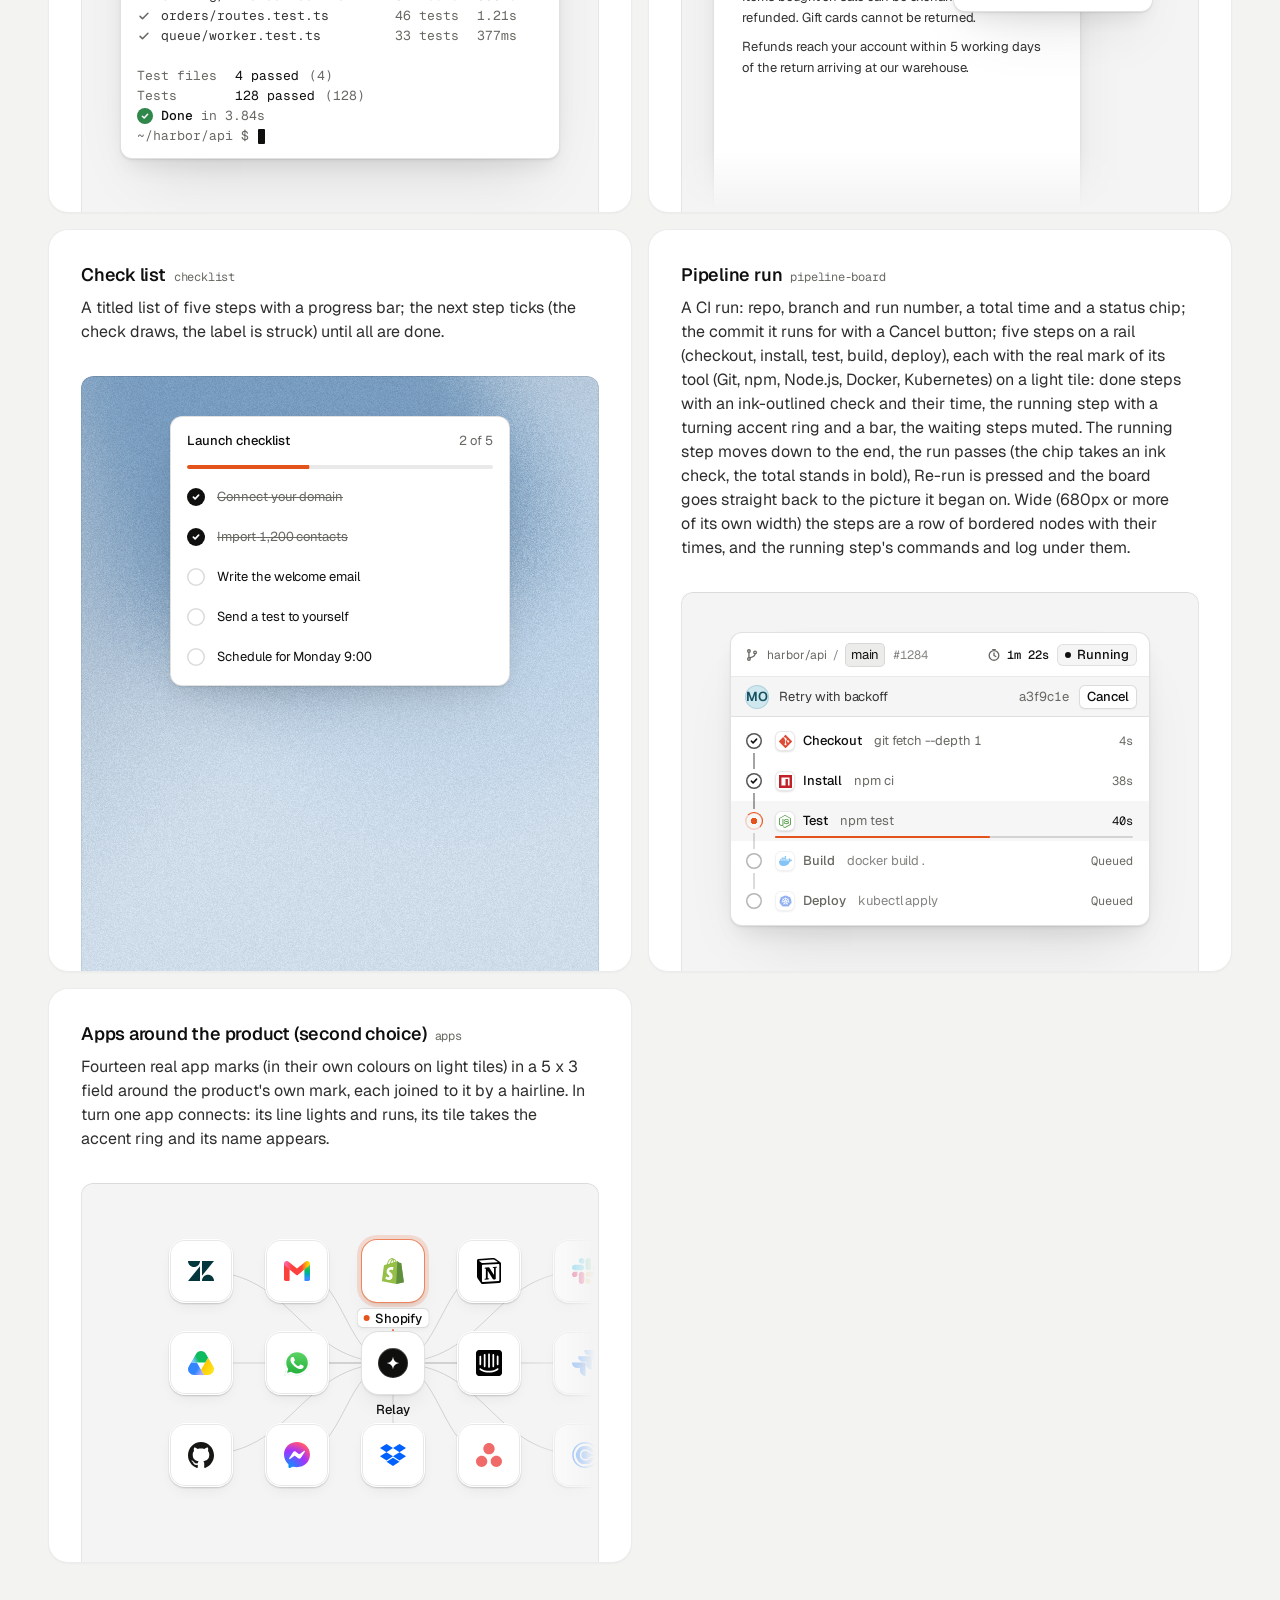
<file: assets/ui/index.html>
<!doctype html>
<html lang="en" data-theme="light">
<head>
<script>window.__tpGlMax = 16;   /* a gallery shows many live effects at once; a page of a site keeps the default 4 (fx.js) */</script>
<meta charset="utf-8">
<meta name="viewport" content="width=device-width, initial-scale=1">
<title>UI fragment kit</title>
<meta name="description" content="Nineteen pieces of real product UI from the taste-skill kit, each on an effect ground in a feature card.">
<link rel="preconnect" href="https://fonts.googleapis.com">
<link rel="preconnect" href="https://fonts.gstatic.com" crossorigin>
<link href="https://fonts.googleapis.com/css2?family=Geist:wght@300..700&family=Geist+Mono:wght@400;500&display=swap" rel="stylesheet">
<link rel="stylesheet" href="base.css">
<link rel="stylesheet" href="cards.css">
<style>
  :root { --font-text: "Geist", system-ui, sans-serif; --font-display: "Geist", system-ui, sans-serif; --font-mono: "Geist Mono", ui-monospace, monospace; }
  [data-theme="light"] { --bg: #f3f3f1; --card: #ffffff; --ink: #0f0f0e; --muted: #686863; --accent: #e5531c; --accent-ink: #ffffff; --g-bg: #e9e8e4; --g-surface: #f6f5f2; --frag: #ffffff; --warm: #c9a679; }
  [data-theme="dark"] { --bg: #070708; --card: #151517; --ink: #f2f2ef; --muted: #8f9094; --accent: #ff7a3c; --accent-ink: #120c08; --g-bg: #0e0e10; --g-surface: #1b1c1f; --frag: #1c1d20; --warm: #9c9689; }
  * { box-sizing: border-box; }
  html, body { margin: 0; }
  body { font-family: var(--font-text); background: var(--bg); color: var(--ink); -webkit-font-smoothing: antialiased; }
  .panel { --fx-bg: var(--g-bg); --fx-surface: var(--g-surface); --fx-ink: var(--ink); --fx-muted: var(--muted); --fx-accent: var(--hue, var(--warm)); --fx-accent-ink: var(--accent-ink); --calm: var(--g-bg); --p-h: 380px; }
  .top { position: sticky; top: 0; z-index: 20; background: color-mix(in oklab, var(--bg) 86%, transparent); backdrop-filter: blur(14px); -webkit-backdrop-filter: blur(14px); border-bottom: 1px solid color-mix(in oklab, var(--ink) 8%, transparent); }
  .top__in { max-width: 1232px; margin: 0 auto; padding: 0 24px; height: 60px; display: flex; align-items: center; gap: 16px; font-size: 14px; line-height: 20px; }
  .top__in strong { font-weight: 560; }
  .top__in > span { color: var(--muted); }
  .sp { flex: 1; }
  .seg { display: inline-flex; padding: 3px; border-radius: 10px; background: color-mix(in oklab, var(--ink) 6%, var(--bg)); box-shadow: inset 0 0 0 1px color-mix(in oklab, var(--ink) 6%, transparent); }
  .seg button { font: inherit; font-size: 13px; font-weight: 500; border: 0; background: none; color: color-mix(in oklab, var(--ink) 72%, var(--bg)); height: 30px; padding: 0 14px; border-radius: 7px; cursor: pointer; }
  .seg button[aria-pressed="true"] { background: var(--card); color: var(--ink); box-shadow: 0 0 0 1px color-mix(in oklab, var(--ink) 8%, transparent), 0 1px 2px rgb(0 0 0 / .1); }
  .top__in a { color: var(--ink); text-decoration: none; font-weight: 500; }
  main { max-width: 1232px; margin: 0 auto; padding: 48px 24px 96px; }
  .grid { display: grid; grid-template-columns: repeat(2, minmax(0, 1fr)); gap: 16px; }
  .card > h3 code { font: 400 12px/16px var(--font-mono); color: var(--muted); margin-left: 8px; }
  @media (max-width: 860px) { .grid { grid-template-columns: minmax(0, 1fr); } }
  @media (max-width: 600px) { main { padding: 24px 16px 64px; } .top__in { padding: 0 16px; } .top__in > span { display: none; } .panel { --p-h: 340px; } }
</style>
</head>
<body>
<header class="top">
  <div class="top__in">
    <strong>UI fragment kit</strong><span>Real product UI to set on an effect ground</span>
    <span class="sp"></span>
    <div class="seg" role="group" aria-label="Theme"><button type="button" data-mode="light" aria-pressed="true">Light</button><button type="button" data-mode="dark" aria-pressed="false">Dark</button></div>
    <a href="cards.html">Feature cards</a>
  </div>
</header>
<main><div class="grid" id="grid"></div></main>

<script type="module">
  import fx from '../effects/fx.js';
  import ui from './ui.js';
  const index = await fetch('index.json').then(r => r.json());
  // where each one sits, as its meta.json says: anchored at a corner or rising from the bottom and cut by
  // the panel's edge, or whole with 24px or more of ground round it; a fade only where an edge cuts it.
  // Only the compact slider sits in the calm middle (Figma's Texture tile); the cursor dialog is shown
  // where it belongs, over the lower-right edge of a window. [class, fade, style, opts]
  const PLACE = {
    window: ['at-corner', 'stage--fade-br', '--ay:56px'],
    chat: ['at-rise to-edge', 'stage--fade-b'],
    cursor: ['at-over', '', '--bx:24px;--by:24px'],
    notify: ['at-rise fit', 'stage--fade-b', '--ay:calc(100% - 180px);--ay-sm:calc(100% - 180px);--fit-max:380px'],
    toggles: ['at-right', ''],
    stat: ['at-corner', ''],
    search: ['at-corner', ''],
    integrations: ['at-corner', ''],
    slider: ['at-center', '', '', '{"compact":true,"drive":{"param":"grain","min":0.15,"max":0.95}}'],
    voice: ['at-rise to-edge fit', 'stage--fade-b', '--ax:max(24px, 50% - 132px);--ay:24px;--fit-max:264px'],
    files: ['at-corner wide', 'stage--fade-br', '--w:680px;--ay:96px'],
    calendar: ['at-rise fit', 'stage--fade-b', '--fit-max:440px'],
    code: ['at-corner', ''],
    'diff-review': ['at-corner fit', 'stage--fade-b', '--fit-max:480px'],
    'terminal-run': ['at-rise fit', '', '--fit-max:440px'],
    'pipeline-board': ['at-rise fit', '', '--fit-max:420px'],
    doc: ['at-corner to-edge', 'stage--fade-b'],
    checklist: ['at-rise fit', '', '--fit-max:340px'],
    apps: ['at-corner wide', 'stage--fade-br', '--w:560px;--ay:48px'],
  };
  // grounds behind UI are soft lit fields (never a line or dot pattern), on both themes: the bright
  // picture behind dark UI on the dark page, a clear step darker than white UI on the light page
  // the painting stays abstract (a mist over warm sand, level, fully soft) and shows once on the page
  const PAINT = ['painterly-landscape', { blur: 1, brush: 0.35, slope: 0, hillY: 0.3, horizon: 0.62, calm: 0.2, calmX: 0.6, calmY: 0.8, drift: 0, side: 1 }, '{"bg":"#a3b0b6","accent":"#c49a6c"}'];
  const GRAIN = ['grain-gradient', { speed: 0, grainMotion: 0, calm: 0.2, calmX: 0.5, calmY: 0.6, tint: 0.6, contrast: 0.6 }, '{"bg":"#d9ccb7","surface":"#e9e0d2","ink":"#2a2622","muted":"#6f675c","accent":"#a8794a"}'];
  const SKY = [GRAIN[0], GRAIN[1], '{"bg":"#c6d3df","surface":"#d6e0e9","ink":"#25303a","muted":"#5d6873","accent":"#3f6a92"}'];
  const SAGE = [GRAIN[0], GRAIN[1], '{"bg":"#cdd6c6","surface":"#dce3d6","ink":"#262d24","muted":"#5f6a5a","accent":"#6c8e63"}'];
  const GROUND = (m, i) => (m.name === 'slider' ? GRAIN : i === 0 ? PAINT : [GRAIN, SKY, SAGE][i % 3]);
  const q = new URLSearchParams(location.search);
  const grid = document.getElementById('grid');
  grid.innerHTML = index.fragments.map((m, i) => {
    const [at, fade, extra = '', opts = ''] = PLACE[m.name] || ['at-corner', 'stage--fade-br'];
    const [id, params, pal] = GROUND(m, i);
    const w = at === 'at-center' ? '' : ` style="--ax:32px;--ay:40px;${extra}"`;
    const o = opts ? ` data-ui-opts='${opts}'` : '';
    // the cursor is a dialog over a window's edge: the window under it holds still
    const under = m.name === 'cursor' ? `<div class="at-corner" style="--ax:32px;--ay:40px" data-ui-load="window" data-ui-opts='{"compact":true}' data-ui-still></div>` : '';
    return `<article class="card card--row"><h3>${m.title}<code>${m.name}</code></h3><p>${m.shows}</p>
      <div class="panel" data-fx="${id}" data-fx-seed="${(i + 1) * 17}" data-fx-params='${JSON.stringify(params)}' data-fx-palette='${pal}' style="--calm-k:0%">
        <div class="stage ${fade}">${under}<div class="${at}"${w}${o} data-ui-load="${m.name}"></div></div></div></article>`;
  }).join('');
  function setMode(mode) {
    document.documentElement.dataset.theme = mode;
    document.querySelectorAll('.seg button').forEach(b => b.setAttribute('aria-pressed', String(b.dataset.mode === mode)));
  }
  setMode(q.get('mode') === 'dark' ? 'dark' : 'light');
  if (q.has('t')) fx.setClock(+q.get('t'));
  // each ground is drawn once near the screen and kept as a picture (its WebGL context freed), so nineteen
  // panels need one or two contexts, not nineteen
  await Promise.all([ui.loadAll(grid), ui.grounds(grid, fx)]);
  document.documentElement.dataset.ready = '1';
  document.querySelectorAll('.seg button').forEach(b => b.addEventListener('click', async () => {
    setMode(b.dataset.mode);
    for (const el of grid.querySelectorAll('[data-ui]')) el.__ui?.repaint?.();
    await ui.grounds(grid, fx);
  }));
</script>
</body>
</html>
</file>
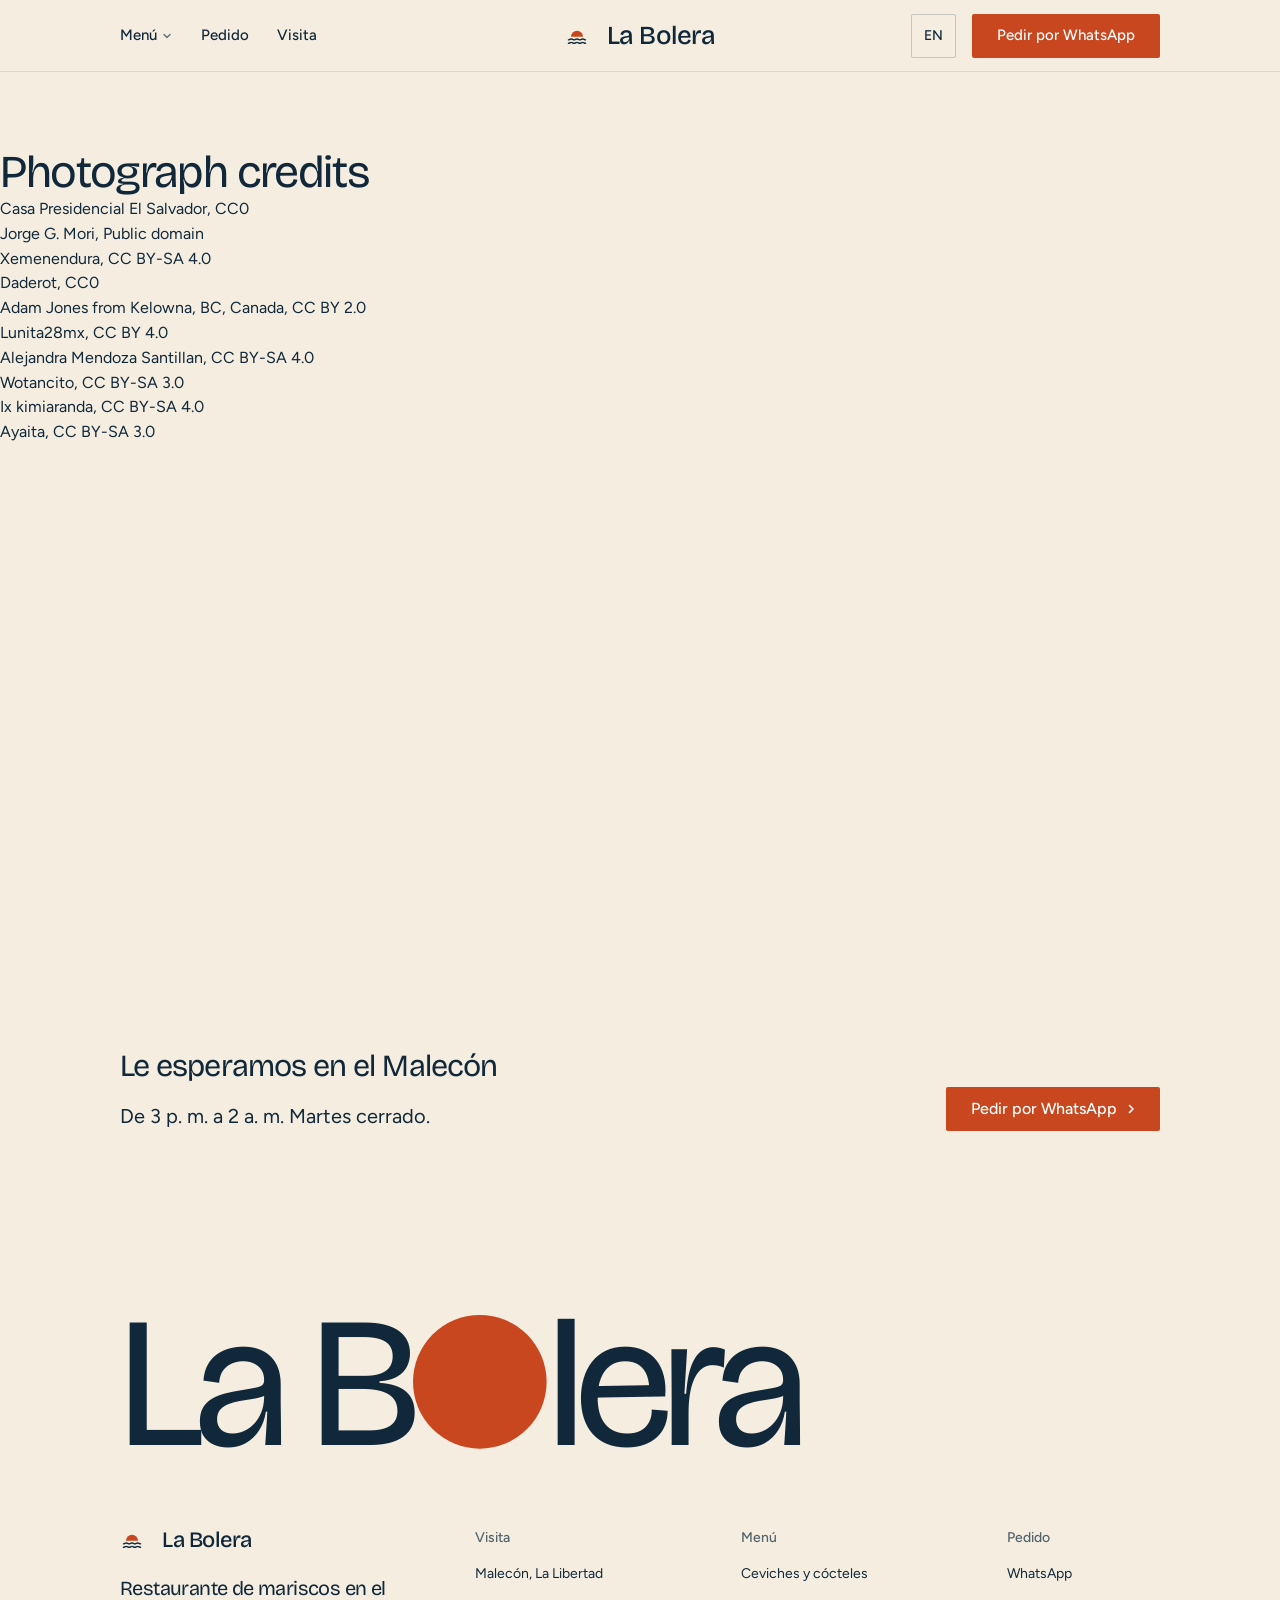
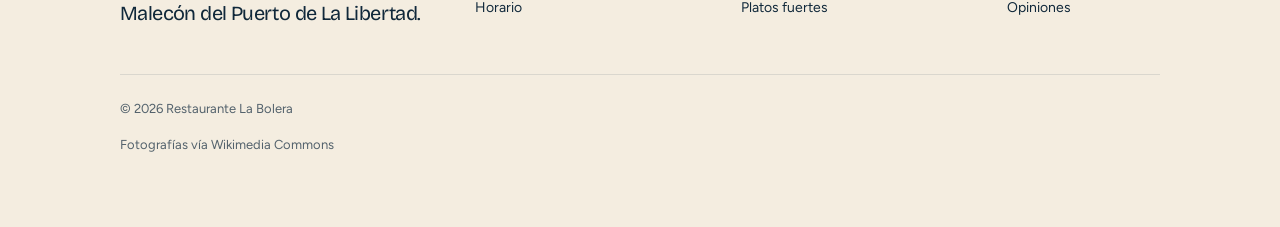
<file: credits.html>
<!doctype html>
<html lang="es" data-type="place" data-radius="soft" data-buttons="solid" data-motion>
<head>
<meta charset="utf-8">
<meta name="viewport" content="width=device-width, initial-scale=1, viewport-fit=cover">
<title>Restaurante La Bolera: photograph credits</title>
<meta name="description" content="The photographers, licences and source pages of the photographs on the Restaurante La Bolera website.">
<meta property="og:type" content="website">
<meta property="og:title" content="Restaurante La Bolera: mariscos en el Malecón de La Libertad">
<meta property="og:description" content="Menú con fotos y precios, en español e inglés, y pedidos por WhatsApp.">
<meta property="og:image" content="share.jpg">
<meta name="twitter:card" content="summary_large_image">
<link rel="icon" href="favicon.svg" type="image/svg+xml">
<meta name="theme-color" content="#f4ede0">
<!-- <link rel="canonical" href="https://[dominio del cliente]/"> -->
<meta name="site-kind" content="other">
<meta name="page-type" content="place">
<meta name="page-kind" content="place">
<link rel="preconnect" href="https://fonts.googleapis.com">
<link rel="preconnect" href="https://fonts.gstatic.com" crossorigin>
<link href="https://fonts.googleapis.com/css2?family=Bricolage+Grotesque:opsz,wdth,wght@12..96,75..100,400..600&family=Figtree:wght@400..600&display=swap" rel="stylesheet">
<link rel="stylesheet" href="assets/system.css">
<link rel="stylesheet" href="assets/ui/cards.css">
<link rel="stylesheet" href="assets/motion/motion.css">
<link rel="stylesheet" href="assets/backgrounds/backgrounds.css">
<link rel="stylesheet" href="assets/layout/layout.css">
<link rel="stylesheet" href="assets/icons/icon.css">
<style>
:root {
  --p-bg: #f4ede0; --p-surface: #e9dfcc; --p-ink: #10283a; --p-muted: #53626c;
  --p-accent: #c8471f; --p-accent-ink: #ffffff; --p-action: #c8471f; --p-action-ink: #ffffff;
  --p-inv-bg: #10283a; --p-inv-surface: #1e3445; --p-inv-ink: #f4ede0; --p-inv-muted: #969c9e;
  --p-inv-accent: #c8471f; --p-inv-accent-ink: #ffffff; --p-inv-action: #c8471f; --p-inv-action-ink: #ffffff;
  --font-display: "Bricolage Grotesque", system-ui, sans-serif;
  --font-text: "Figtree", system-ui, sans-serif;
  --display-weight: 400;
  --display-tracking: -0.03em;
}
</style>
<script>document.documentElement.classList.add('m-enter');setTimeout(()=>document.documentElement.classList.add('m-enter-done'),700)</script>
<script src="assets/backgrounds/backgrounds.js"></script>
<script>document.documentElement.classList.add('mo-js');setTimeout(()=>document.documentElement.classList.add('mo-safe'),2500)</script>
<link rel="modulepreload" href="assets/moments/moments.js">
<link rel="modulepreload" href="assets/moments/lib.js">
<link rel="modulepreload" href="assets/moments/word-highlight/moment.js">
<link rel="modulepreload" href="assets/moments/picture-develops/moment.js">
<!-- page CSS -->
<style>
  /* la marca provisional: el sol (la "bola") cayendo sobre dos olas del Pacífico; se cambia por el logo del cliente */
  .brand-mark { display: inline-block; width: 28px; height: 28px; flex: none; margin-right: 10px; vertical-align: middle; }
  .brand-mark .sun { fill: var(--p-accent); }
  .brand-mark .sea { fill: none; stroke: currentColor; stroke-width: 1.6; stroke-linecap: round; }
  .nav__logo { display: inline-flex; align-items: center; }
  .lang-toggle { min-height: 44px; min-width: 44px; padding: 0 12px; border: 1px solid var(--line-strong); border-radius: var(--r-btn); background: none; color: var(--ink); font: 500 14px/1 var(--font-text); cursor: pointer; }
  .lang-toggle:hover { background: color-mix(in oklab, var(--bg) 92%, var(--ink)); }
  .order-count { display: inline-grid; place-items: center; min-width: 22px; height: 22px; margin-left: 8px; padding: 0 6px; border-radius: 11px; background: var(--p-action-ink); color: var(--p-action); font: 600 12px/1 var(--font-text); }
  .order-count[hidden] { display: none; }

  /* parallax: la foto se mueve dentro de su marco, nunca el texto */
  .px-photo { overflow: hidden; }
  .px-photo > img[data-parallax] { will-change: transform; transform: translate3d(0, var(--px, 0px), 0) scale(1.14); }
  @media (prefers-reduced-motion: reduce) { [data-parallax] { transform: none !important; } }

  /* menú: platos con foto */
  #menu .dish .tile__media { --tile-ratio: 1 / 1; border-radius: 0; }
  #menu .dish p { color: var(--muted); }
  #menu .dish .dish__name { font: 500 var(--t-card)/1.3 var(--font-text); letter-spacing: -0.01em; color: var(--ink); }
  #menu .dish .tile__price { font-weight: 500; }
  .add-btn { min-height: 44px; }
  .rows--menu > li { grid-template-columns: minmax(0, 1fr) auto 44px; align-items: center; min-height: 44px; padding-block: 0; }
  .rows--menu > li:first-child { padding-top: 0; }
  .rows--menu .rows__value { font-variant-numeric: tabular-nums; }
  .add-icon { display: grid; place-items: center; width: 44px; height: 44px; border: 0; border-radius: var(--r-btn); background: none; color: var(--p-accent); cursor: pointer; }
  .add-icon:hover { background: color-mix(in oklab, var(--bg) 88%, var(--p-accent)); }
  .add-icon svg { width: 18px; height: 18px; }
  .add-icon.is-added, .add-btn.is-added { color: var(--p-ink); }
  #menu .t-label { color: var(--ink); margin-bottom: 12px; }
  .group-photo { margin: 0 0 var(--s-5); overflow: hidden; aspect-ratio: 16 / 9; }
  .group-photo > img { display: block; width: 100%; height: 100%; object-fit: cover; transition: transform 600ms var(--ease); }
  .hours dd { white-space: nowrap; }

  /* el lugar */
  .px-frame { margin: 0; overflow: hidden; aspect-ratio: 1 / 1; background: var(--surface); }
  .px-frame > img { display: block; width: 100%; height: 100%; object-fit: cover; }
  .develop { margin: 0; overflow: hidden; }
  @media (min-width: 1024px) { #pedido .grid { align-items: stretch; } #pedido .develop { height: 100%; } }
  @media (max-width: 1023px) { .develop { aspect-ratio: 4 / 3; } }
  .develop > img { display: block; width: 100%; height: 100%; object-fit: cover; }

  /* frase de los clientes */
  .statement .mo-wh__text { font: var(--display-weight) clamp(30px, 4.4vw, 60px)/1.12 var(--font-display); letter-spacing: -0.025em; max-width: 22ch; margin-top: var(--s-5); }
  .statement .t-label { color: var(--muted); }
  /* el sol de la marca se pone detrás del mar mientras la sección pasa (parallax de un gráfico, no del texto) */
  .sunset { align-self: stretch; display: grid; grid-template-rows: minmax(0, 1fr) auto; min-height: 420px; }
  .sunset__sky { position: relative; overflow: hidden; border-bottom: 2px solid var(--p-accent); }
  .sunset__sun { position: absolute; left: 50%; bottom: 0; width: min(78%, 340px); aspect-ratio: 1; border-radius: 50%; background: var(--p-accent);
    transform: translate3d(-50%, calc(35% + var(--sun, 0%)), 0); will-change: transform; }
  .sunset__sea { display: block; width: 100%; height: 60px; margin-top: 18px; color: var(--p-inv-muted); }
  @media (prefers-reduced-motion: reduce) { .sunset__sun { transform: translate3d(-50%, 35%, 0); } }
  @media (max-width: 1023px) { .sunset { min-height: 220px; margin-top: var(--s-6); } .sunset__sun { width: min(46%, 220px); } }

  /* pedido */
  .order { background: var(--g-alt, var(--p-surface)); padding: 48px; display: grid; gap: var(--s-5); align-content: start; }
  .order__list { list-style: none; margin: 0; padding: 0; display: grid; }
  .order__list > li { display: grid; grid-template-columns: minmax(0, 1fr) auto auto; align-items: center; gap: var(--s-3); min-height: 48px; border-bottom: 1px solid var(--line); }
  .order__qty { display: inline-flex; align-items: center; gap: 2px; }
  .order__qty button { width: 44px; height: 44px; border: 1px solid var(--line-strong); border-radius: var(--r-btn); background: var(--bg); color: var(--ink); font: 500 18px/1 var(--font-text); cursor: pointer; }
  .order__qty output { min-width: 28px; text-align: center; font-variant-numeric: tabular-nums; }
  .order__line-total { min-width: 64px; text-align: right; font-variant-numeric: tabular-nums; }
  .order__empty { color: var(--muted); margin: 0; }
  .order__total { display: flex; justify-content: space-between; font: 500 20px/30px var(--font-text); }
  .order__fields { display: grid; grid-template-columns: 1fr 1fr; gap: var(--s-4); }
  .order .field input, .order .field select { width: 100%; height: 48px; padding: 0 14px; border: 1px solid var(--line-strong); border-radius: var(--r-btn); background: var(--bg); color: var(--ink); font: 400 16px/1 var(--font-text); }
  .order .field label { display: block; margin-bottom: 6px; font-size: 14px; }
  .order .field__error { color: #a3341a; font-size: 14px; margin: 6px 0 0; }
  .order__error { color: #a3341a; margin: 0; }
  
  .close__word .o-sun { display: inline-block; width: .72em; height: .72em; vertical-align: -0.02em; margin: 0 .01em; }
  .close__word .o-sun circle { fill: var(--p-accent); }

  @media (max-width: 1023px) {
    .order { padding: 32px; }
  }
  @media (max-width: 639px) {
    .order { padding: 24px; }
    .order__fields { grid-template-columns: 1fr; }
    .rows--menu > li { grid-template-columns: minmax(0, 1fr) auto 44px; }
    .nav__actions .lang-toggle { display: inline-grid; }
    .group-photo { display: none; }
  }
</style>
</head>
<body>
<!-- type: place (restaurante de mariscos en el Malecón de La Libertad)
     deal: hero place, nav nav-split, close close-word (type moment "name"), footer footer-columns, rhythm surface-pairs,
     buttons solid, mark: provisional sun-over-waves (in place of the dealt leaf until the client's logo arrives),
     offer composition: dish tiles + ruled groups, place composition pair
     palette: brand tokens (night-navy ink, sand ground, sunset accent) in place of the dealt palette; type bricolage
     moments: picture-develops (#lugar), word-highlight (#clientes)
     client brief adds: parallax on photographs only (hero, #lugar), ES/EN switch, WhatsApp order list -->
<header class="nav nav--split">
  <div class="wrap nav__bar">
    <a class="skip-link" href="#top" data-i18n="skip">Ir al contenido</a>
    <a class="nav__logo" href="#top" aria-label="Restaurante La Bolera, inicio">
      <svg class="brand-mark" viewBox="0 0 28 28" aria-hidden="true"><path class="sun" d="M7 15a7 7 0 0 1 14 0z"/><path class="sea" d="M4 18.5c1.6 0 1.6-1 3.3-1s1.6 1 3.3 1 1.6-1 3.4-1 1.6 1 3.3 1 1.6-1 3.3-1 1.7 1 3.4 1M4 22.5c1.6 0 1.6-1 3.3-1s1.6 1 3.3 1 1.6-1 3.4-1 1.6 1 3.3 1 1.6-1 3.3-1 1.7 1 3.4 1"/></svg>La Bolera
    </a>
    <nav class="nav__links" aria-label="Principal" data-i18n-attr="aria-label:navMain">
      <div class="nav__item">
        <a class="nav__link" href="#menu"><span data-i18n="navMenu">Menú</span> <svg class="chev" viewBox="0 0 12 12" aria-hidden="true"><path d="M3 4.5l3 3 3-3" fill="none" stroke="currentColor" stroke-width="1.5" stroke-linecap="round" stroke-linejoin="round"/></svg></a>
        <div class="nav__menu">
          <div class="wrap grid">
            <a class="menu-card span-4" href="#menu">
              <div class="panel"><img class="frame__img" src="assets/img/photo-f150823936-500.webp" alt="" loading="lazy" data-source="stand-in" data-subject="ceviche de camarón"></div>
              <span class="t-card" data-i18n="navCev">Ceviches</span>
              <span class="t-small muted" data-i18n="navCevLine">Desde $7.25</span>
            </a>
            <a class="menu-card span-4" href="#menu">
              <div class="panel"><img class="frame__img" src="assets/img/photo-f106167845-500.webp" alt="" loading="lazy" data-source="stand-in" data-subject="cóctel de camarón"></div>
              <span class="t-card" data-i18n="navCoc">Cócteles</span>
              <span class="t-small muted" data-i18n="navCocLine">Desde $7.75</span>
            </a>
            <a class="menu-card span-4" href="#menu">
              <div class="panel"><img class="frame__img" src="assets/img/photo-f197892795-500.webp" alt="" loading="lazy" data-source="stand-in" data-subject="calamares fritos"></div>
              <span class="t-card" data-i18n="navFry">Frituras y platos fuertes</span>
              <span class="t-small muted" data-i18n="navFryLine">Desde $8.25</span>
            </a>
          </div>
        </div>
      </div>
      <div class="nav__item"><a class="nav__link" href="#pedido" data-i18n="navOrder">Pedido</a></div>
      <div class="nav__item"><a class="nav__link" href="#visita" data-i18n="navVisit">Visita</a></div>
    </nav>
    <div class="nav__actions">
      <button class="lang-toggle" type="button" data-lang-toggle aria-label="Read in English" lang="en">EN</button>
      <a class="btn btn--primary" href="#pedido"><span data-i18n="ctaOrder">Pedir por WhatsApp</span><span class="order-count" data-order-count hidden>0</span></a>
    </div>
    <button class="nav__toggle" type="button" aria-expanded="false" aria-label="Menú" data-i18n-attr="aria-label:navToggle">
      <svg width="18" height="18" viewBox="0 0 18 18" aria-hidden="true"><path d="M2 5h14M2 13h14" stroke="currentColor" stroke-width="1.6" stroke-linecap="round"/></svg>
    </button>
  </div>
</header>

<main id="top">
  <p><a class="link" href="index.html">Restaurante La Bolera</a></p>
  <section class="credits-list" id="credits" aria-labelledby="credits-h">
    <h1 id="credits-h">Photograph credits</h1>
    <ul>
      <li><a href="https://commons.wikimedia.org/wiki/File:Sunset_Park,_La_Libertad.jpg">Casa Presidencial El Salvador</a>, <a href="http://creativecommons.org/publicdomain/zero/1.0/deed.en">CC0</a></li>
      <li><a href="https://commons.wikimedia.org/wiki/File:Ceviche_de_pescado_(La_Punta,_Callao).jpg">Jorge G. Mori</a>, <a href="https://creativecommons.org/publicdomain/mark/1.0/">Public domain</a></li>
      <li><a href="https://commons.wikimedia.org/wiki/File:Ceviche_de_camar%C3%B3n_El_Pe%C3%B1ol.jpg">Xemenendura</a>, <a href="https://creativecommons.org/licenses/by-sa/4.0">CC BY-SA 4.0</a></li>
      <li><a href="https://commons.wikimedia.org/wiki/File:Fried_calamari_with_sauces_-_Massachusetts.jpg">Daderot</a>, <a href="http://creativecommons.org/publicdomain/zero/1.0/deed.en">CC0</a></li>
      <li><a href="https://commons.wikimedia.org/wiki/File:Michelada_Drink_(50808403753).jpg">Adam Jones from Kelowna, BC, Canada</a>, <a href="https://creativecommons.org/licenses/by/2.0">CC BY 2.0</a></li>
      <li><a href="https://commons.wikimedia.org/wiki/File:Mojarra_frita_2.jpg">Lunita28mx</a>, <a href="https://creativecommons.org/licenses/by/4.0">CC BY 4.0</a></li>
      <li><a href="https://commons.wikimedia.org/wiki/File:C%C3%B3ctel_de_camarones.jpg">Alejandra Mendoza Santillan</a>, <a href="https://creativecommons.org/licenses/by-sa/4.0">CC BY-SA 4.0</a></li>
      <li><a href="https://commons.wikimedia.org/wiki/File:Sopa_de_marisco.jpg">Wotancito</a>, <a href="https://creativecommons.org/licenses/by-sa/3.0">CC BY-SA 3.0</a></li>
      <li><a href="https://commons.wikimedia.org/wiki/File:Mojarra_frita_guerrerense.jpg">Ix kimiaranda</a>, <a href="https://creativecommons.org/licenses/by-sa/4.0">CC BY-SA 4.0</a></li>
      <li><a href="https://commons.wikimedia.org/wiki/File:PuertoLaLibertad_SV.jpg">Ayaita</a>, <a href="https://creativecommons.org/licenses/by-sa/3.0">CC BY-SA 3.0</a></li>
    </ul>
  </section>
</main>

<footer class="footer closing" id="contact" aria-labelledby="close-h">
  <div class="wrap">
    <div class="closing__cta close--word">
      <div class="section-head--split">
        <div><h2 id="close-h" data-i18n="closeH">Le esperamos en el Malecón</h2><p class="t-lead" data-i18n="closeLead">De 3&nbsp;p.&nbsp;m. a 2&nbsp;a.&nbsp;m. Martes cerrado.</p></div>
        <a class="btn btn--primary" href="#pedido"><span data-i18n="ctaOrder">Pedir por WhatsApp</span><svg class="m-arrow" viewBox="0 0 12 12" aria-hidden="true"><path class="m-arrow__stem" d="M1 6h8"/><path class="m-arrow__head" d="M4.5 2.5 8 6l-3.5 3.5"/></svg></a>
      </div>
      <p class="close__word" aria-hidden="true">La B<svg class="o-sun" viewBox="0 0 10 10"><circle cx="5" cy="5" r="5"/></svg>lera</p>
    </div>
    <div class="closing__links">
      <div class="grid">
        <div class="span-4 stack-4">
          <a class="nav__logo" href="#top" aria-label="Restaurante La Bolera, inicio"><svg class="brand-mark" viewBox="0 0 28 28" aria-hidden="true"><path class="sun" d="M7 15a7 7 0 0 1 14 0z"/><path class="sea" d="M4 18.5c1.6 0 1.6-1 3.3-1s1.6 1 3.3 1 1.6-1 3.4-1 1.6 1 3.3 1 1.6-1 3.3-1 1.7 1 3.4 1M4 22.5c1.6 0 1.6-1 3.3-1s1.6 1 3.3 1 1.6-1 3.4-1 1.6 1 3.3 1 1.6-1 3.3-1 1.7 1 3.4 1"/></svg>La Bolera</a>
          <p class="footer__lede" data-i18n="footLede">Restaurante de mariscos en el Malecón del Puerto de La Libertad.</p>
        </div>
        <div class="span-3 footer__col"><h3 data-i18n="navVisit">Visita</h3><ul><li><a href="#visita" data-i18n="addrShort">Malecón, La Libertad</a></li><li><a href="#visita" data-i18n="footHours">Horario</a></li></ul></div>
        <div class="span-3 footer__col"><h3 data-i18n="navMenu">Menú</h3><ul><li><a href="#menu" data-i18n="gCev">Ceviches y cócteles</a></li><li><a href="#menu" data-i18n="gMain">Platos fuertes</a></li></ul></div>
        <div class="span-2 footer__col"><h3 data-i18n="navOrder">Pedido</h3><ul><li><a href="#pedido" data-i18n="footWa">WhatsApp</a></li><li><a href="#clientes" data-i18n="footRev">Opiniones</a></li></ul></div>
      </div>
      <div class="footer__legal">
        <span>&copy; 2026 Restaurante La Bolera</span>
        <div class="socials"></div>
        <a class="credits" href="credits.html" data-i18n="credits">Fotografías vía Wikimedia Commons</a>
      </div>
    </div>
  </div>
</footer>

<nav class="actionbar" aria-label="Acciones rápidas">
  <a class="btn btn--primary" href="#pedido"><span data-i18n="ctaOrder">Pedir por WhatsApp</span><span class="order-count" data-order-count hidden>0</span></a>
</nav>

<script type="module" src="assets/system.js"></script>
<script type="module" src="assets/motion/motion.js"></script>
<script type="module" src="assets/layout/layout.js"></script>
<script src="site.js" defer></script>
</body>
</html>
</file>
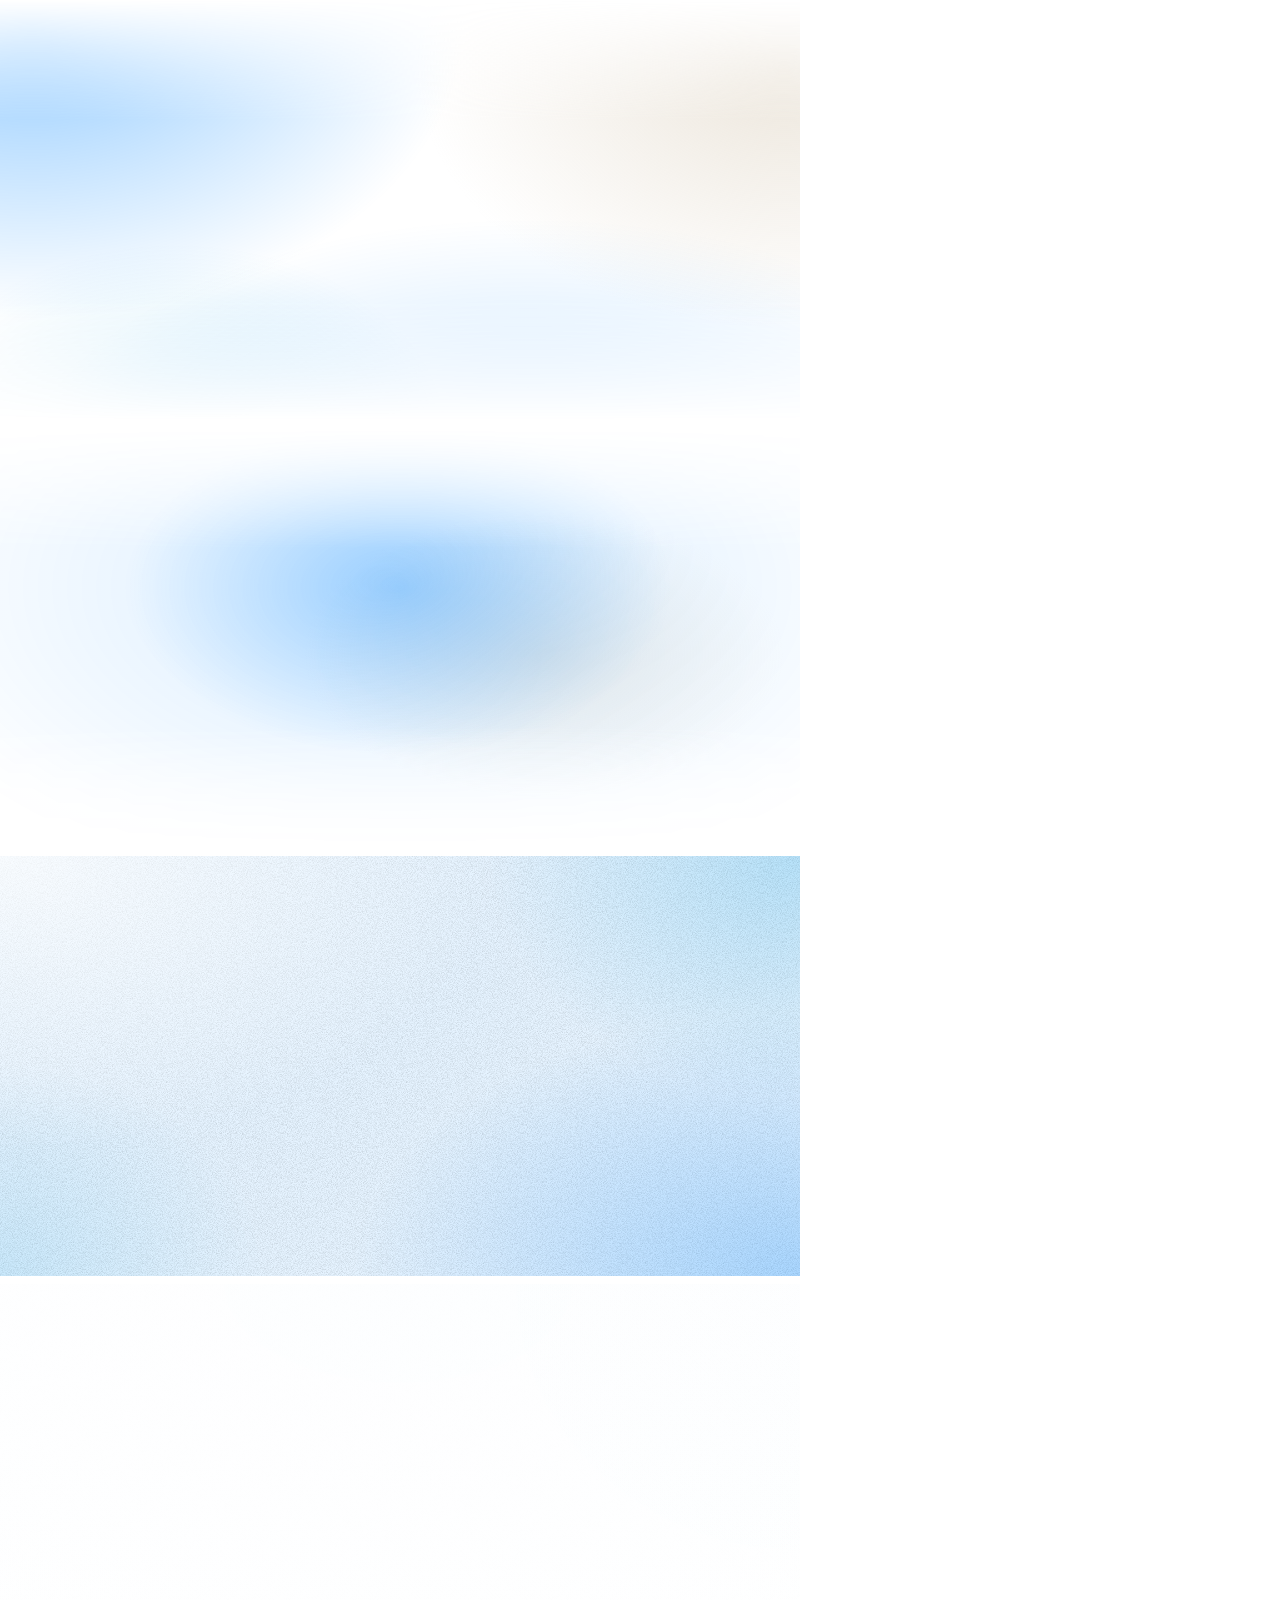
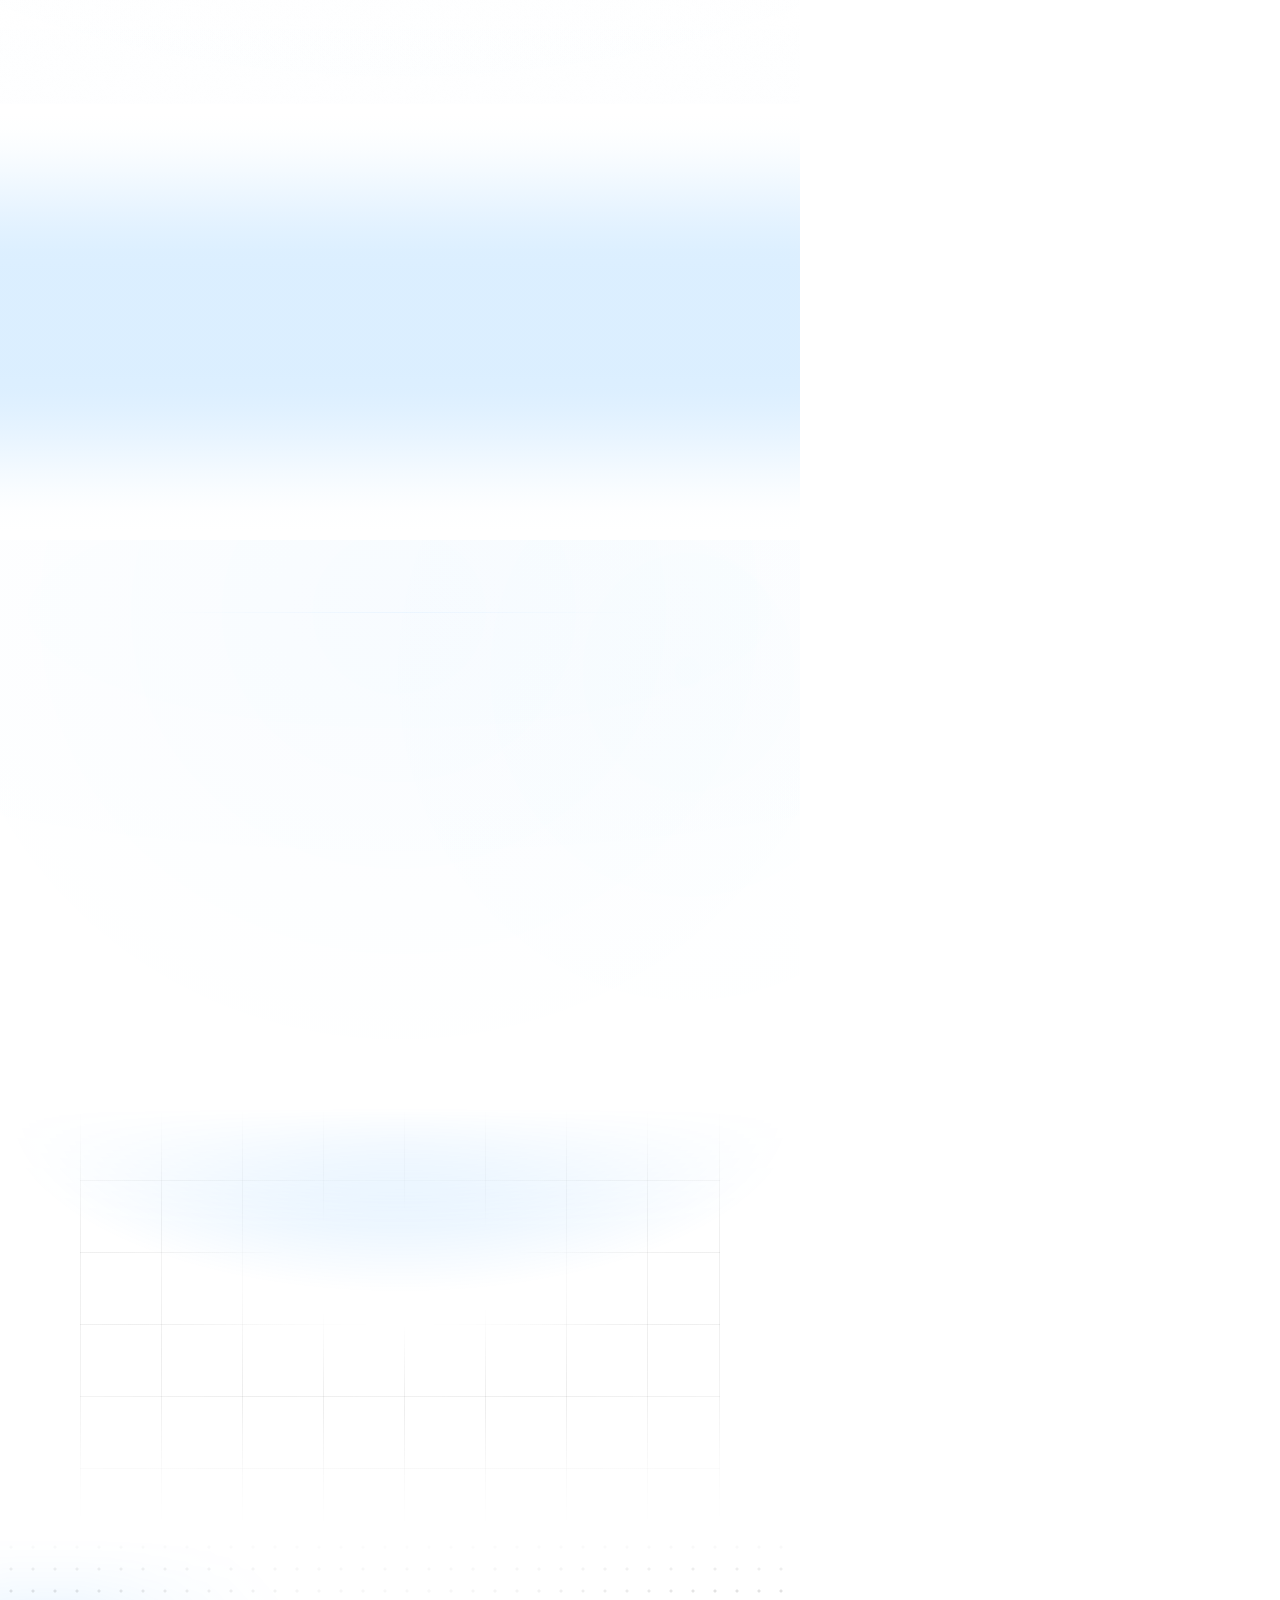
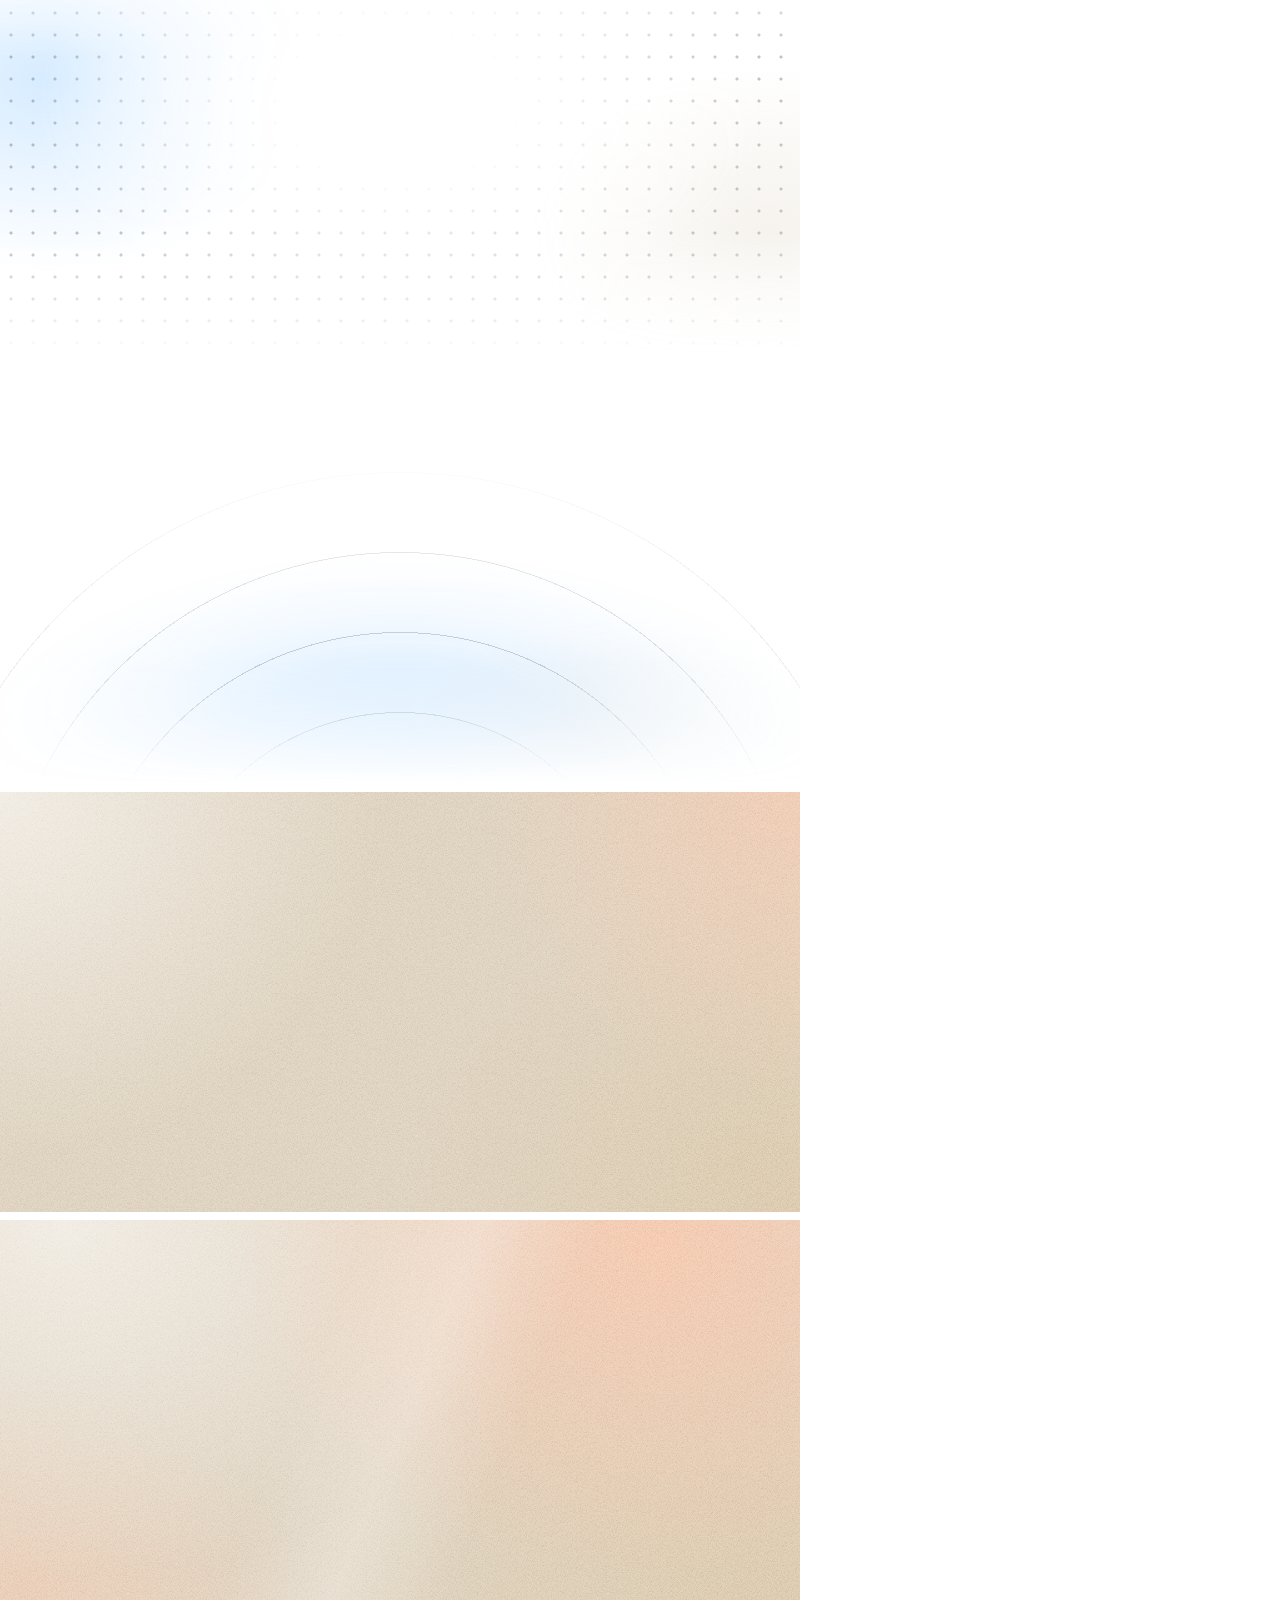
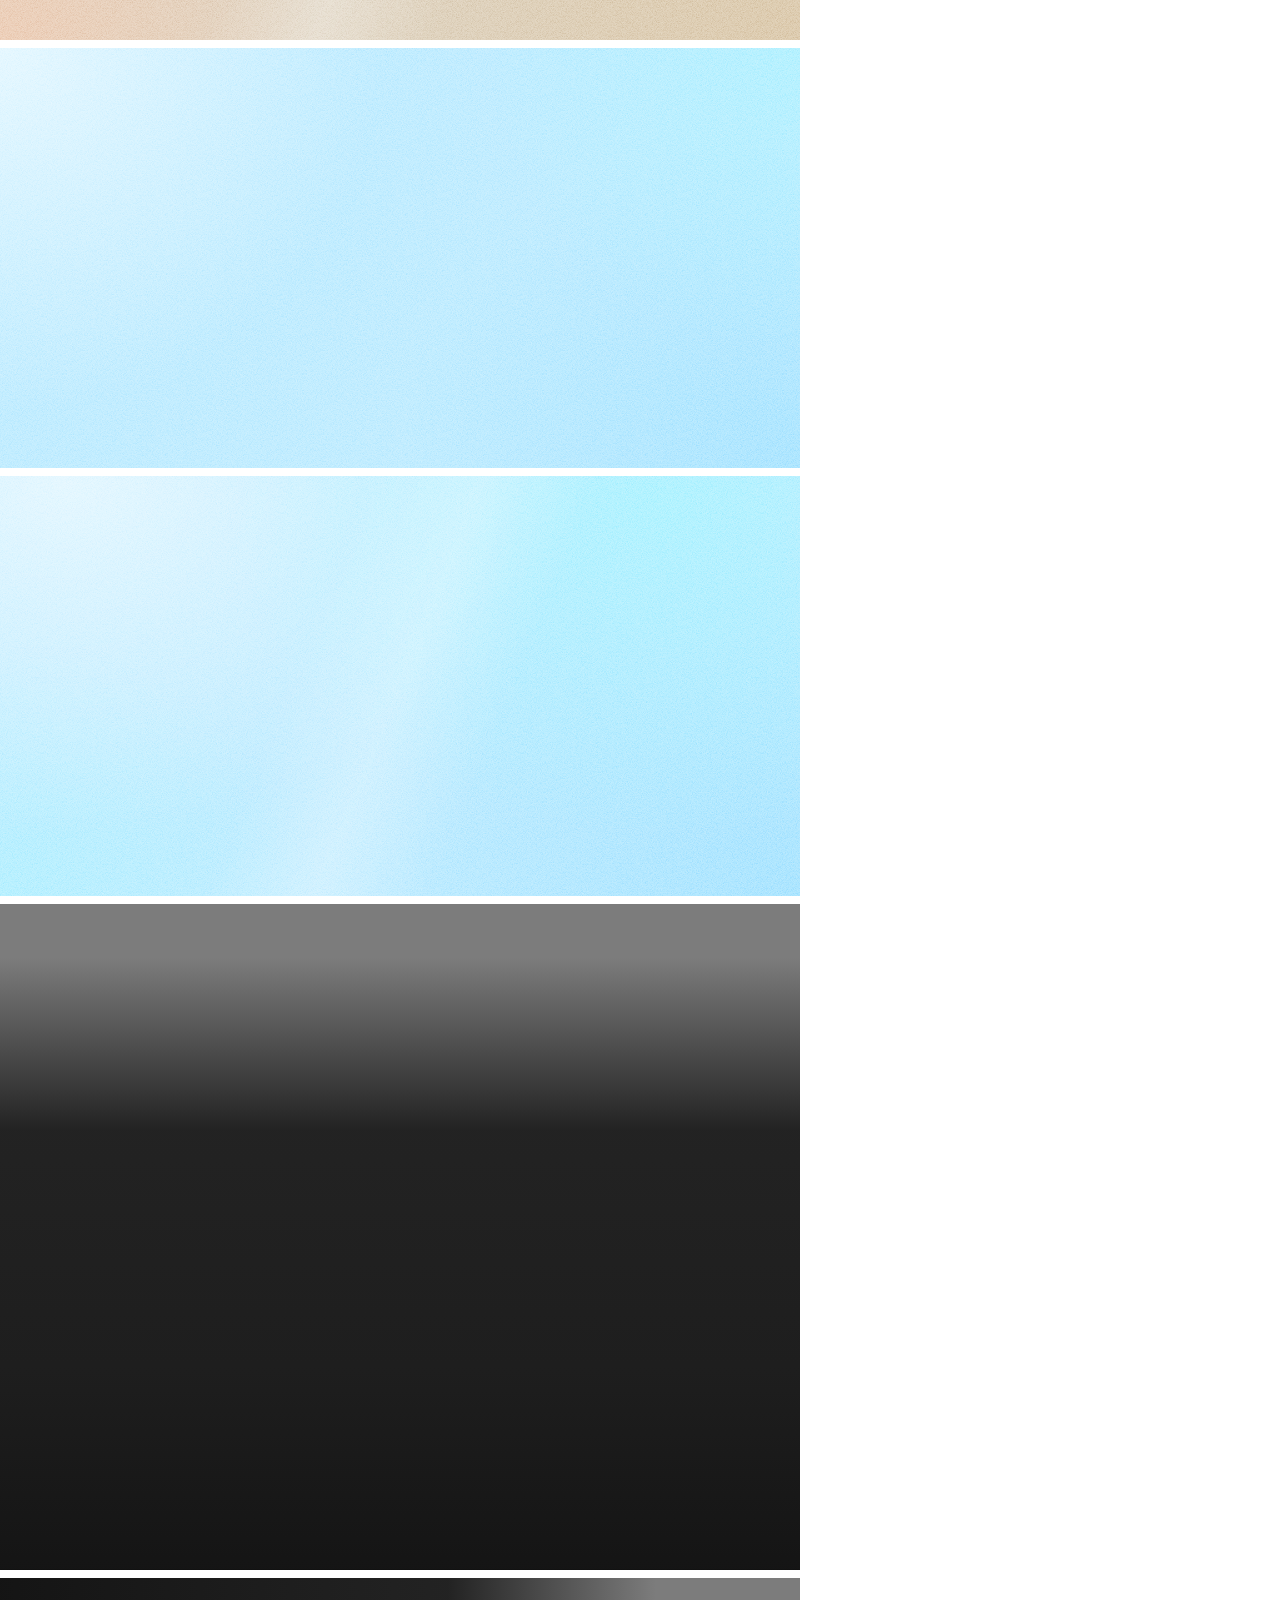
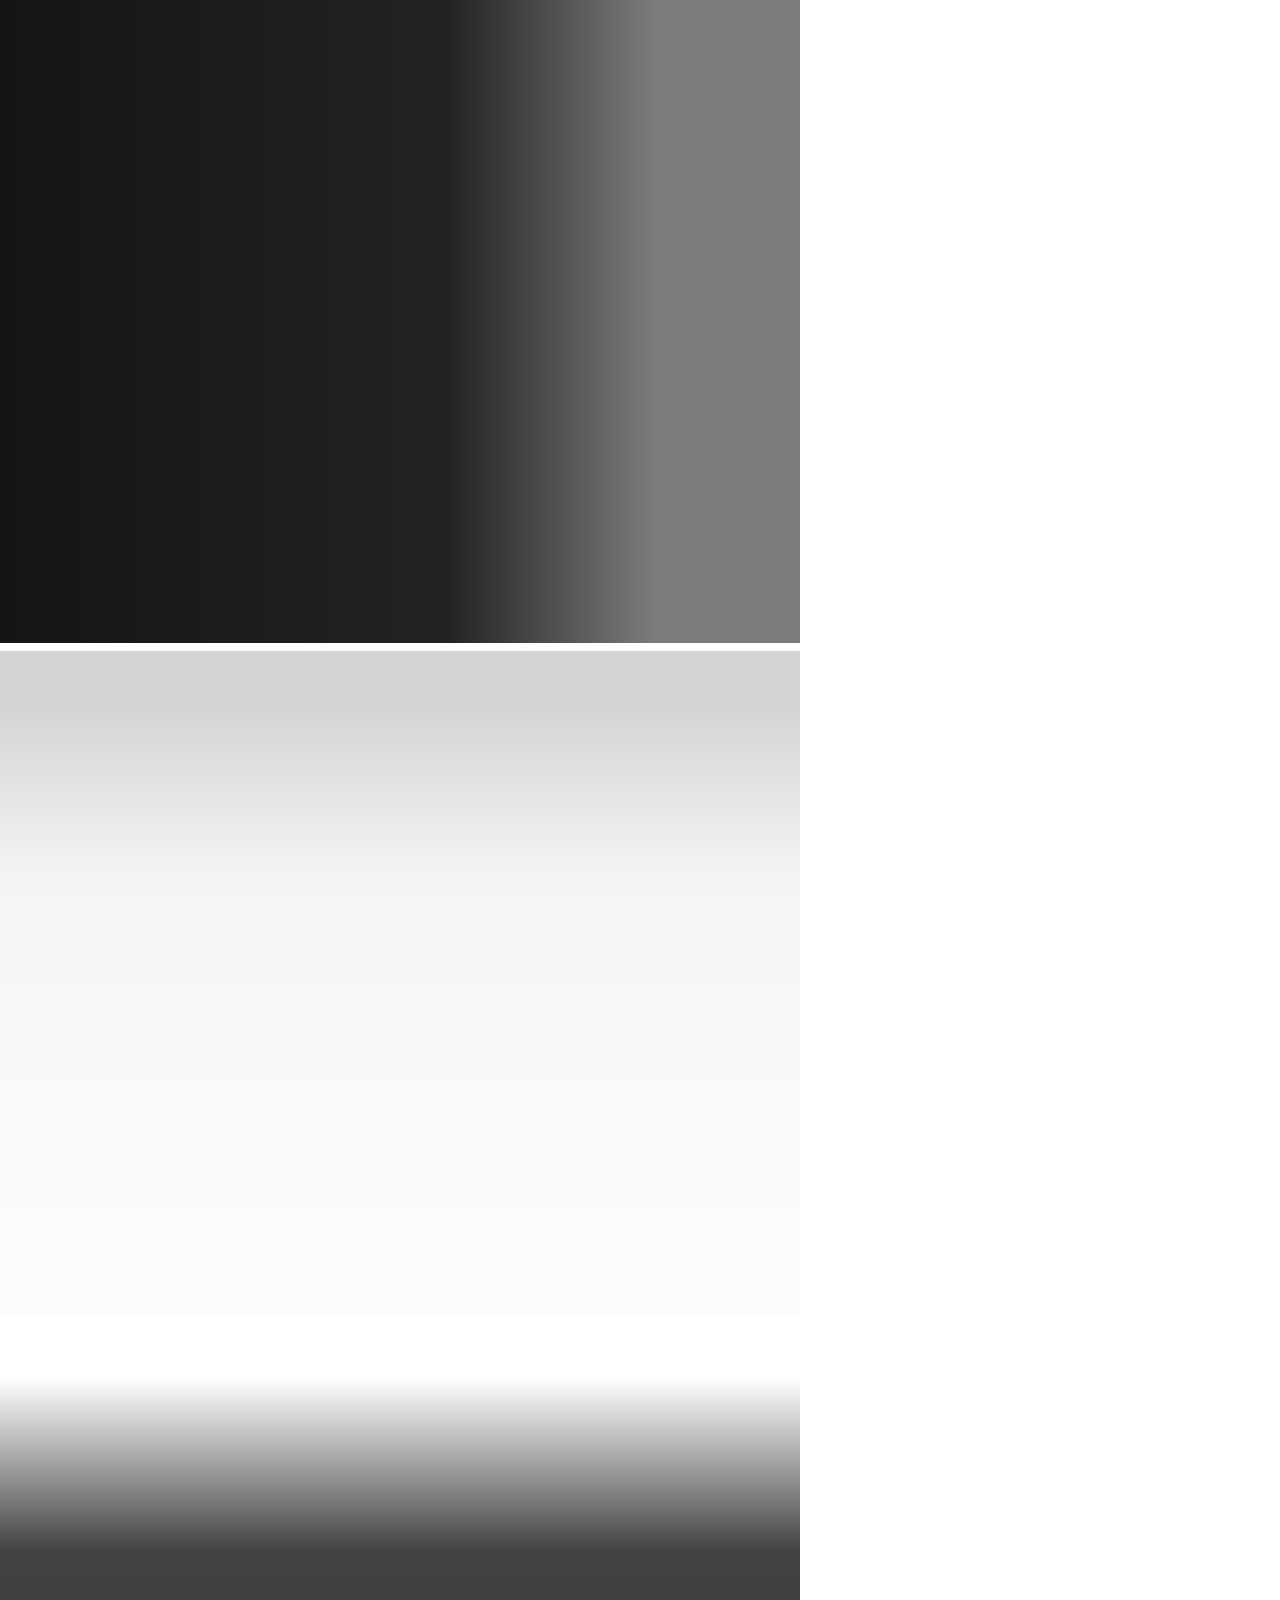
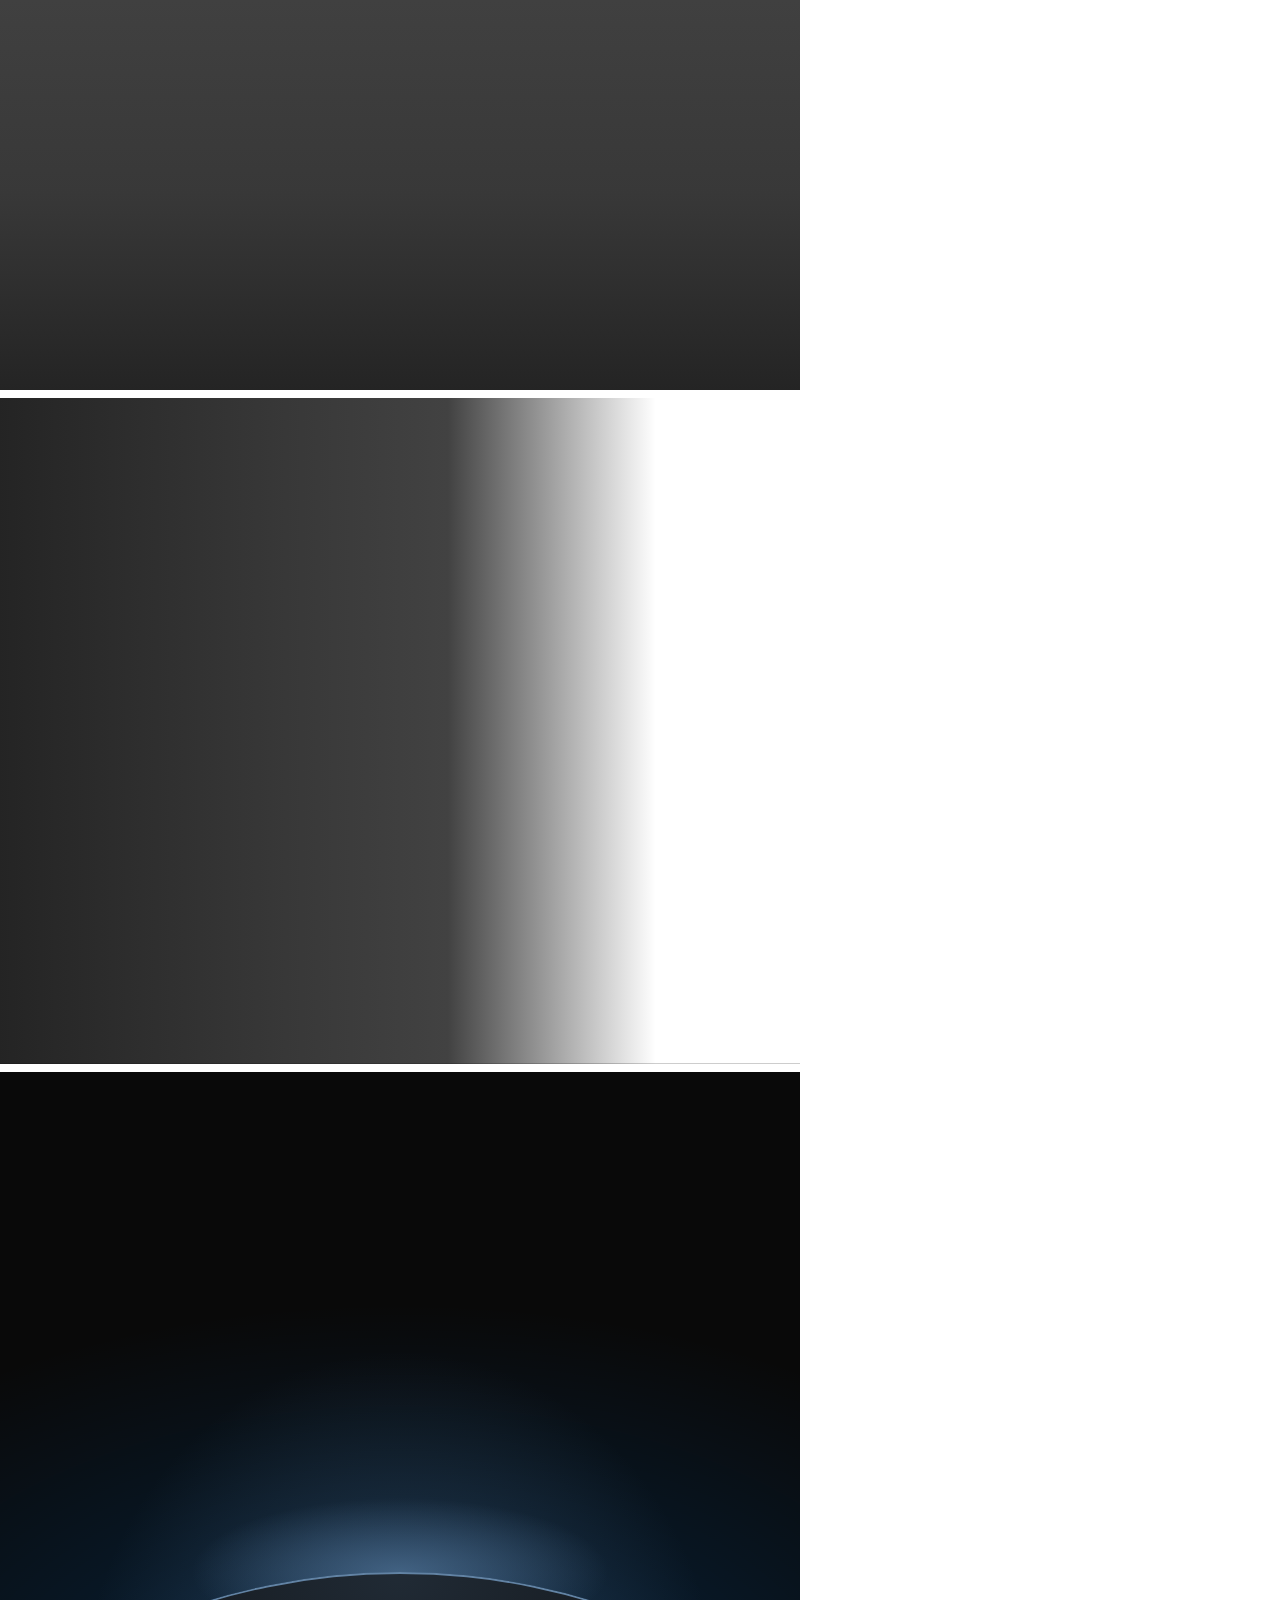
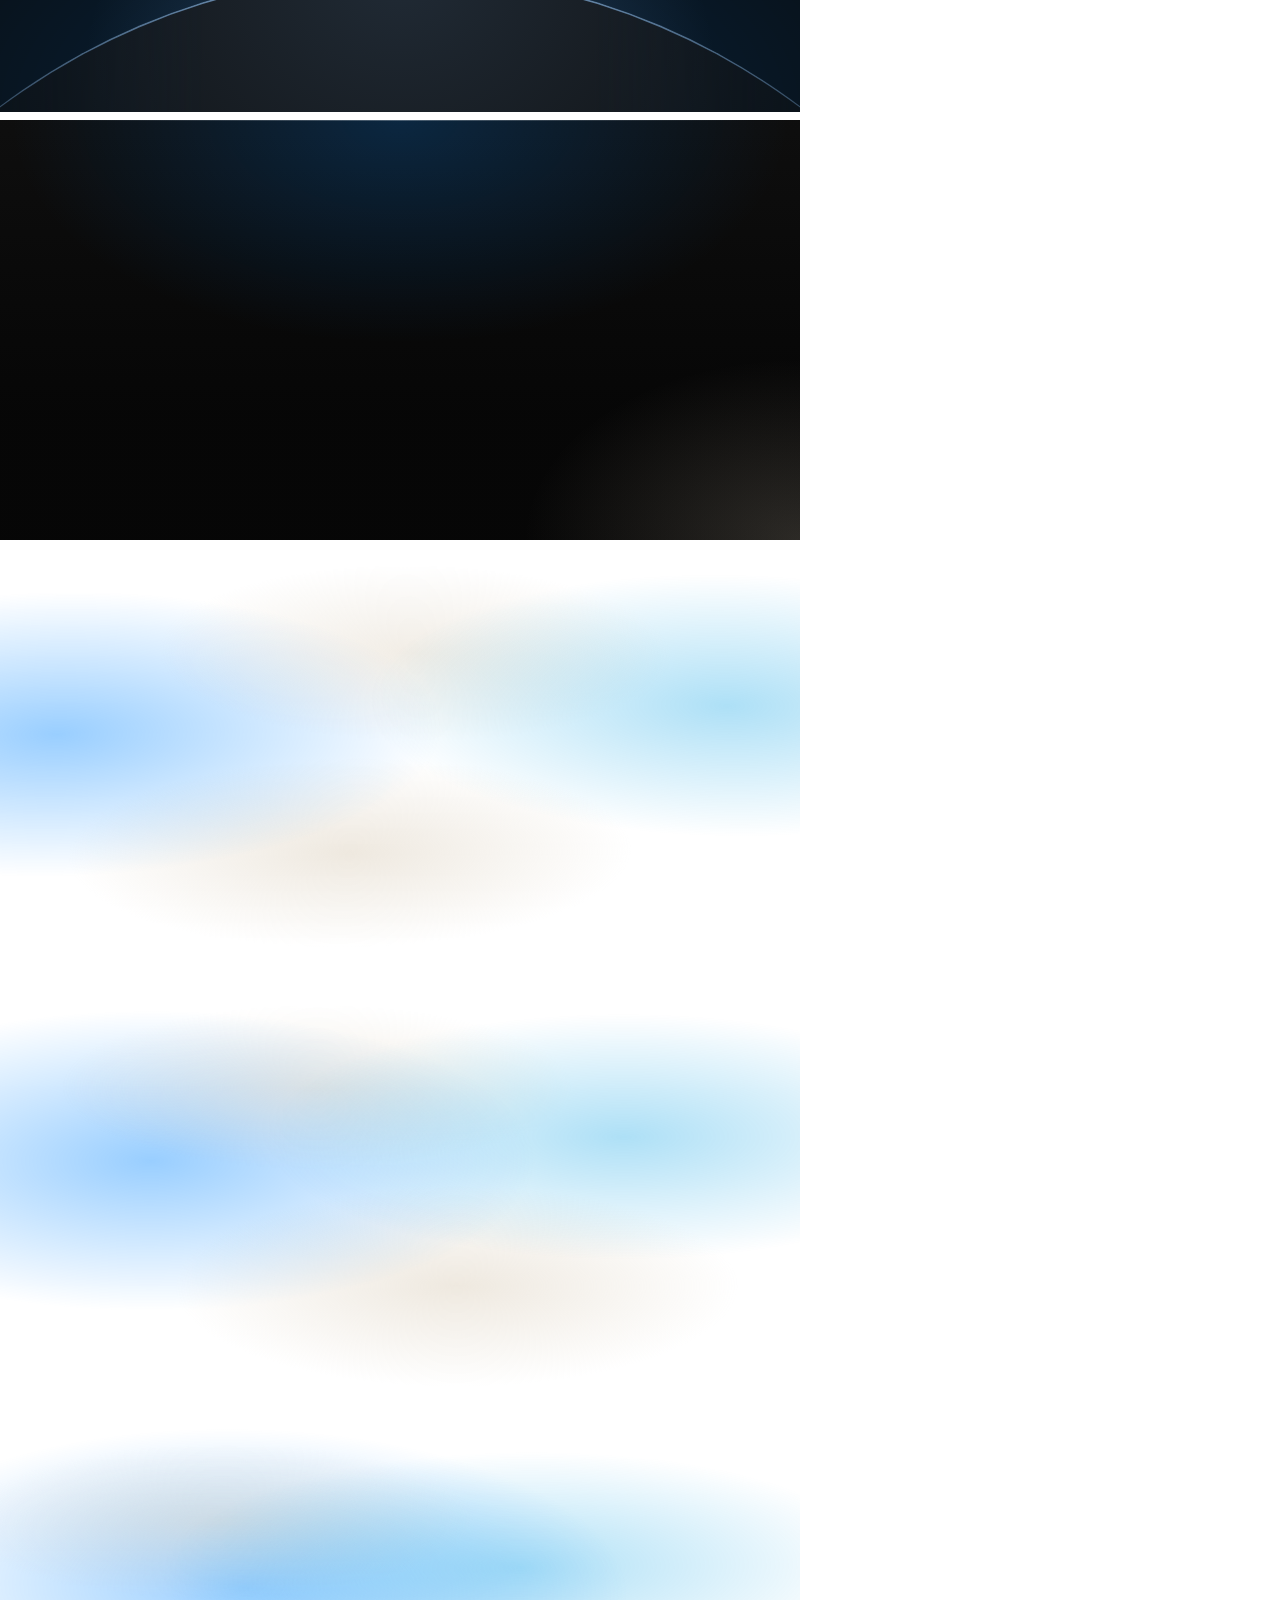
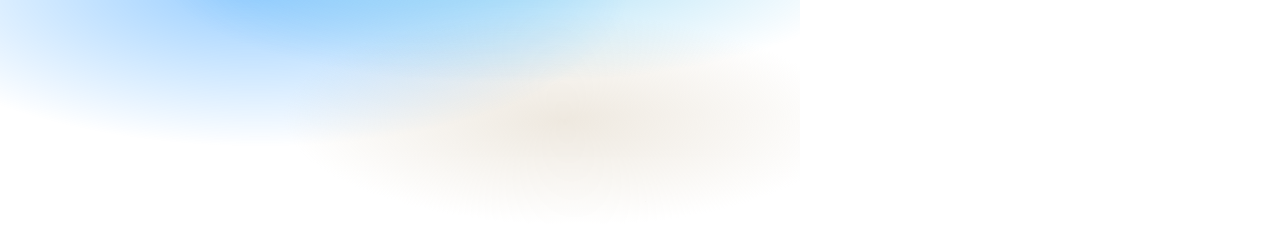
<file: assets/backgrounds/check.html>
<!doctype html>
<html lang="en" data-ground="sand">
<head>
<meta charset="utf-8">
<title>Backgrounds contrast check</title>
<!-- Every ground in a 800px box, for check.mjs: it sets a palette, screenshots the boxes and measures
     the ink and muted contrast on every pixel of each ground's text zone (index.json). The photograph
     grounds sit on a flat grey picture: #7c7c7c for the dark scrim, #d4d4d4 for the light one; and the worst case of the dark scrim: a white
     picture (white words on it). The light scrim is for pale photographs only. -->
<link rel="stylesheet" href="../system.css">
<link rel="stylesheet" href="backgrounds.css">
<style>body { margin: 0; width: 800px; } .box { width: 800px; margin: 0 0 8px; padding: 24px; font-size: 20px; } .pi, .pm { visibility: hidden; } .pi { color: var(--ink); } .pm { color: var(--muted); }  /* the liquid blobs held at the start, the middle and the end of their drift (the keyframes in backgrounds.css), so the text zone is measured where they stand under it */
  .at-start::before { animation: none; transform: translate3d(-7%, 0, 0) skewX(-7deg) scaleY(.94); } .at-start::after { animation: none; transform: translate3d(8%, 0, 0) skewX(6deg) scaleY(1.04); }
  .at-mid::before { animation: none; transform: translate3d(.5%, 0, 0) skewX(-.5deg) scaleY(.995); } .at-mid::after { animation: none; transform: translate3d(-.5%, 0, 0) scaleY(.98); }
  .at-end::before { animation: none; transform: translate3d(8%, 0, 0) skewX(6deg) scaleY(1.05); } .at-end::after { animation: none; transform: translate3d(-9%, 0, 0) skewX(-6deg) scaleY(.92); }
</style>
<script src="backgrounds.js" defer></script>
</head>
<body>
<div class="bg-mist box" data-g="mist" style="height:420px"><span class="pi">Ink</span> <span class="pm">Muted</span></div>
<div class="bg-halo box" data-g="halo" style="height:420px"><span class="pi">Ink</span> <span class="pm">Muted</span></div>
<div class="bg-grain box" data-g="grain" style="height:420px"><span class="pi">Ink</span> <span class="pm">Muted</span></div>
<div class="bg-paper box" data-g="paper" style="height:420px"><span class="pi">Ink</span> <span class="pm">Muted</span></div>
<div class="bg-dusk box" data-g="dusk" style="height:420px"><span class="pi">Ink</span> <span class="pm">Muted</span></div>
<div class="bg-topglow box" data-g="topglow" style="height:560px"><span class="pi">Ink</span> <span class="pm">Muted</span></div>
<div class="bg-ruled box" data-g="ruled" style="height:420px"><span class="pi">Ink</span> <span class="pm">Muted</span></div>
<div class="bg-dots box" data-g="dots" style="height:420px"><span class="pi">Ink</span> <span class="pm">Muted</span></div>
<div class="bg-arcs box" data-g="arcs" style="height:420px"><span class="pi">Ink</span> <span class="pm">Muted</span></div>
<div class="bg-band box" data-g="band" style="height:420px"><span class="pi">Ink</span> <span class="pm">Muted</span></div>
<div class="bg-field box" data-g="field" style="height:420px"><span class="pi">Ink</span> <span class="pm">Muted</span></div>
<div class="bg-band bg-tint box" data-g="band-tint" style="height:420px"><span class="pi">Ink</span> <span class="pm">Muted</span></div>
<div class="bg-field bg-tint box" data-g="field-tint" style="height:420px"><span class="pi">Ink</span> <span class="pm">Muted</span></div>
<div class="bg-photo box" data-g="photo" style="height:520px;--g-photo:linear-gradient(#7c7c7c,#7c7c7c)"><span class="pi">Ink</span> <span class="pm">Muted</span></div>
<div class="bg-photo bg-photo--left box" data-g="photo-left" style="height:520px;--g-photo:linear-gradient(#7c7c7c,#7c7c7c)"><span class="pi">Ink</span> <span class="pm">Muted</span></div>
<div class="bg-photo bg-photo--light box" data-g="photo-light" style="height:520px;--g-photo:linear-gradient(#d4d4d4,#d4d4d4)"><span class="pi">Ink</span> <span class="pm">Muted</span></div>
<div class="bg-photo box" data-g="photo-white" style="height:520px;--g-photo:linear-gradient(#fff,#fff)"><span class="pi">Ink</span> <span class="pm">Muted</span></div>
<div class="bg-photo bg-photo--left box" data-g="photo-left-white" style="height:520px;--g-photo:linear-gradient(#fff,#fff)"><span class="pi">Ink</span> <span class="pm">Muted</span></div>
<div class="bg-horizon box" data-g="horizon" style="height:640px"><span class="pi">Ink</span> <span class="pm">Muted</span></div>
<div class="bg-deep box" data-g="deep" style="height:420px"><span class="pi">Ink</span> <span class="pm">Muted</span></div>
<div class="bg-liquid box at-start" data-g="liquid" data-no-pause style="height:420px"><span class="pi">Ink</span> <span class="pm">Muted</span></div>
<div class="bg-liquid box at-mid" data-g="liquid-mid" data-no-pause style="height:420px"><span class="pi">Ink</span> <span class="pm">Muted</span></div>
<div class="bg-liquid box at-end" data-g="liquid-end" data-no-pause style="height:420px"><span class="pi">Ink</span> <span class="pm">Muted</span></div>

</body>
</html>
</file>
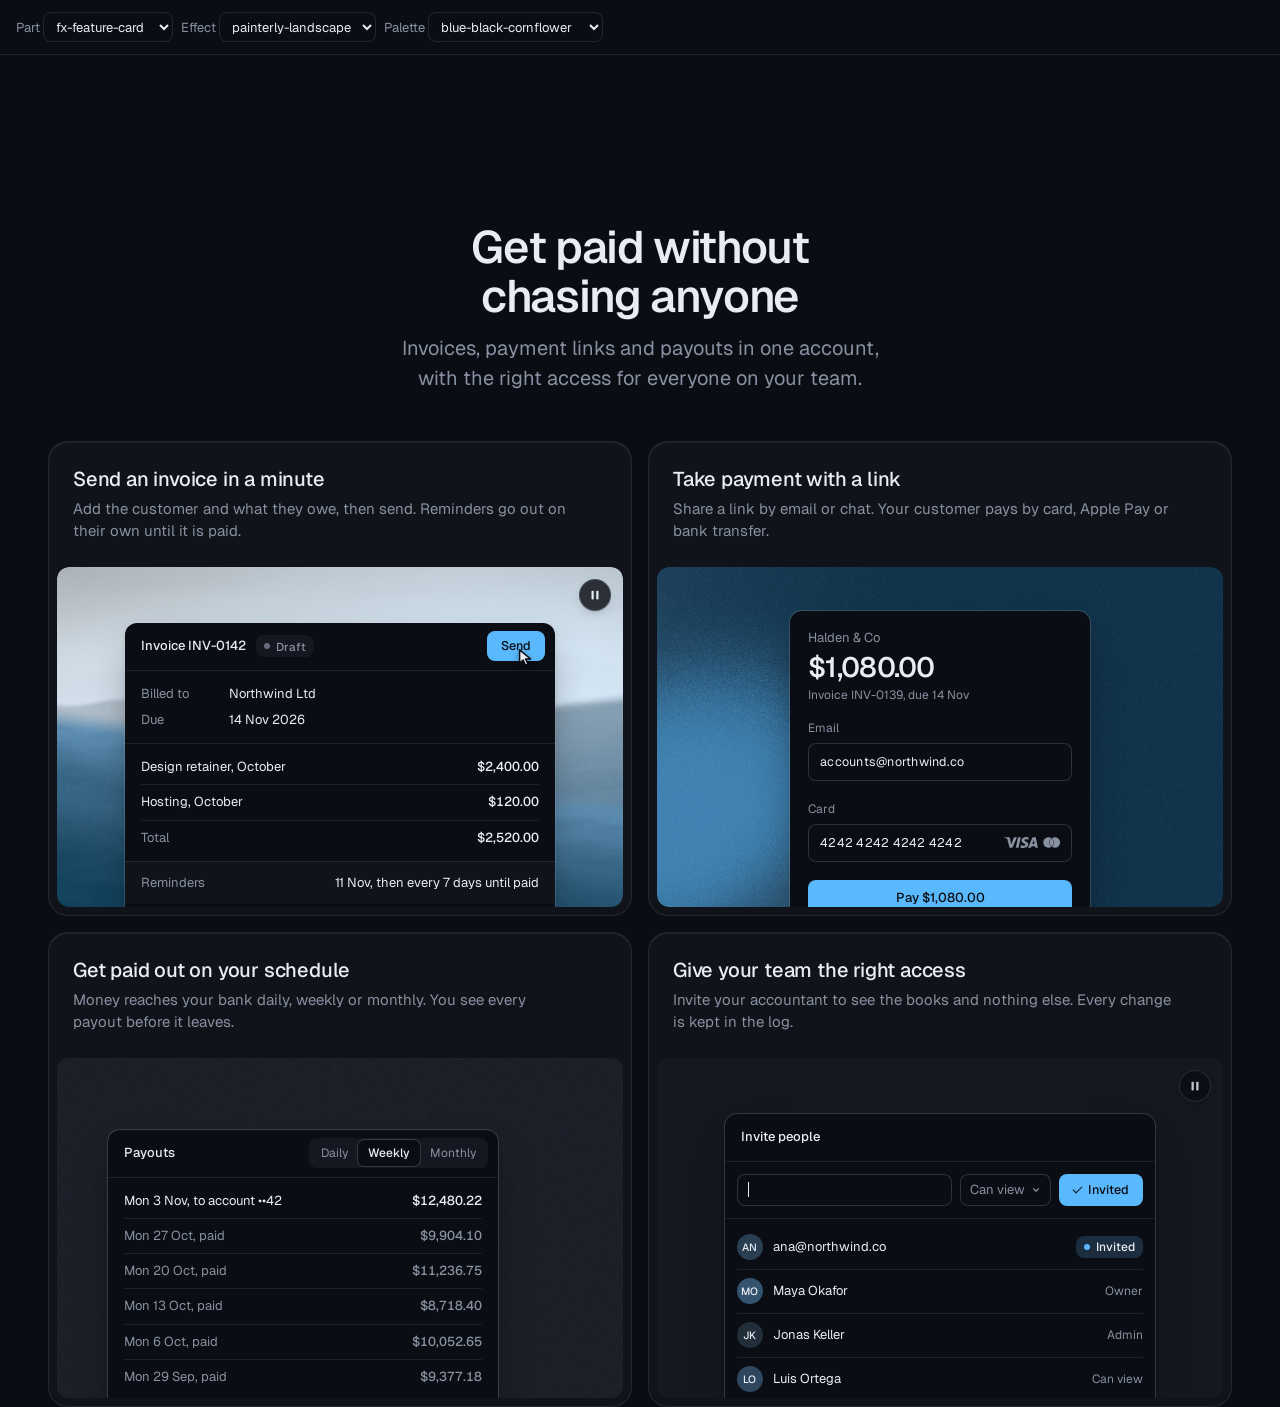
<file: assets/components/_lab.html>
<!doctype html>
<html lang="en" data-radius="soft">
<head>
<script>window.__tpGlMax = 16;   /* a gallery shows many live effects at once; a page of a site keeps the default 4 (fx.js) */</script>
<meta charset="utf-8">
<meta name="viewport" content="width=device-width, initial-scale=1">
<title>Component lab</title>
<link rel="preconnect" href="https://fonts.googleapis.com">
<link rel="preconnect" href="https://fonts.gstatic.com" crossorigin>
<link href="https://fonts.googleapis.com/css2?family=Geist:wght@100..900&family=Geist+Mono:wght@400..600&display=swap" rel="stylesheet">
<link rel="stylesheet" href="../system.css">
<link rel="stylesheet" href="./base.css">
<style>
  /* one component on its own, with a chosen effect (or object) and palette:
     _lab.html?c=fx-chart&fx=ruled-grounds&palette=white-link-blue&w=640 */
  :root { --font-display: "Geist", system-ui, sans-serif; --font-text: "Geist", system-ui, sans-serif; --font-mono: "Geist Mono", ui-monospace, monospace; --display-weight: 560; --display-tracking: -0.03em; }
  body { min-height: 100vh; margin: 0; }
  .bar { display: flex; flex-wrap: wrap; gap: 8px; align-items: center; padding: 12px 16px; border-bottom: 1px solid var(--line); font: 13px/1.4 var(--font-text); color: var(--muted); }
  .bar select { font: inherit; color: var(--ink); background: var(--bg); border: 1px solid var(--line); border-radius: var(--r-sm); height: 30px; padding: 0 8px; }
  .stage { padding: clamp(16px, 4vw, 48px); margin-inline: auto; }
</style>
</head>
<body>
<div class="bar">
  <label>Part <select id="c"></select></label>
  <label>Effect <select id="fx"></select></label>
  <label>Palette <select id="pal"></select></label>
</div>
<main class="stage" id="stage"></main>
<script type="module">
  import fx from '../effects/fx.js';
  const PARTS = ['fx-feature-card', 'fx-dither-object', 'fx-headline', 'fx-button', 'fx-prompt', 'fx-icon-tiles', 'fx-stat', 'fx-globe', 'fx-map', 'fx-chart', 'fx-bars', 'fx-band', 'fx-spotlight', 'fx-photo', 'fx-avatar', 'fx-search', 'fx-logos', 'fx-tabs', 'fx-pricing', 'fx-progress'];
  const PALETTES = {
    'blue-black-cornflower': { bg: '#0a0d14', surface: '#131824', ink: '#e9edf3', muted: '#8891a1', accent: '#5ab9fc', accentInk: '#0a0d14' },
    'graphite-safety-orange': { bg: '#18191b', surface: '#222427', ink: '#eff0f1', muted: '#9c9ea3', accent: '#ff4a1f', accentInk: '#18191b' },
    'white-link-blue': { bg: '#ffffff', surface: '#f4f4f4', ink: '#111111', muted: '#6b6b6b', accent: '#1a4be0', accentInk: '#ffffff' },
    'moss-sand': { bg: '#ddd6c6', surface: '#d2cab8', ink: '#2a2a26', muted: '#59574e', accent: '#4f6238', accentInk: '#ffffff' },
    'cobalt-field': { bg: '#0034eb', surface: '#002fd6', ink: '#ffffff', muted: '#dfe4f2', accent: '#e9e34a', accentInk: '#111111' },
  };
  const q = new URLSearchParams(location.search);
  const part = PARTS.includes(q.get('c')) ? q.get('c') : PARTS[0];
  const palId = PALETTES[q.get('palette')] ? q.get('palette') : 'blue-black-cornflower';
  const p = PALETTES[palId];
  const s = document.documentElement.style;
  const action = fx.color.contrast(p.accent, p.bg) >= 2.2 ? p.accent : p.ink;
  Object.entries({ '--p-bg': p.bg, '--p-surface': p.surface, '--p-ink': p.ink, '--p-muted': p.muted, '--p-accent': p.accent, '--p-accent-ink': p.accentInk, '--p-action': action, '--p-action-ink': action === p.accent ? p.accentInk : p.bg }).forEach(([k, v]) => s.setProperty(k, v));
  s.colorScheme = fx.color.isDark(p.bg) ? 'dark' : 'light';
  if (q.has('fallback')) fx.config.forceFallback = true;
  // one part at a time: at most 4 live WebGL contexts on this page
  fx.config.maxLive = 4;
  if (q.has('w')) document.getElementById('stage').style.maxWidth = q.get('w') + 'px';

  const base = `./${part}/`;
  const [meta, html, mod] = await Promise.all([fetch(base + 'meta.json').then(r => r.json()), fetch(base + 'component.html').then(r => r.text()), import(base + 'component.js')]);
  const link = Object.assign(document.createElement('link'), { rel: 'stylesheet', href: base + 'component.css' });
  document.head.append(link);
  await new Promise(r => { link.onload = link.onerror = r; });
  const choices = meta.effects?.length ? meta.effects : meta.objects || [];
  const chosen = choices.includes(q.get('fx')) ? q.get('fx') : meta.default;
  const stage = document.getElementById('stage');
  stage.innerHTML = html;
  const root = stage.firstElementChild;
  // the chosen effect goes where the part reads it: data-cx-object, data-cx-fill, or data-cx-effect on the root
  // the dither object: one figure set to the chosen object (one live object, as on a page); no caption under it
  if (meta.objects) {
    const fig = root.matches('[data-cx-object]') ? root : root.querySelector('[data-cx-object]');
    fig.dataset.cxObject = chosen;
    if (q.get('render') === 'studio') fig.dataset.cxRender = 'studio';
    fig.querySelector('.cx-obj__stage').removeAttribute('aria-label');
    fig.style.maxWidth = '720px';
  }
  // without ?fx= the markup keeps its own effects (the feature card mixes a landscape and a grain: setting
  // the default on every panel would paint the grain panel as a landscape too)
  else if (!choices.includes(q.get('fx'))) { /* as written */ }
  else if (root.querySelector('[data-cx-fill]')) root.querySelectorAll('[data-cx-fill]').forEach(el => { el.dataset.cxFill = chosen; });
  else if (root.querySelector('[data-cx-effect]')) root.querySelectorAll('[data-cx-effect]').forEach(el => { el.dataset.cxEffect = chosen; });
  else root.dataset.cxEffect = chosen;
  // the map draws its baked streets; an effect named with ?fx= shows its fallback ground (no map data) instead
  if (part === 'fx-map' && choices.includes(q.get('fx'))) delete root.dataset.cxMap;
  await document.fonts.ready;
  window.__part = mod.default(root);
  setTimeout(() => { document.documentElement.dataset.ready = '1'; }, 1200);

  const fill = (sel, list, cur, key) => {
    const el = document.getElementById(sel);
    el.innerHTML = list.map(v => `<option${v === cur ? ' selected' : ''}>${v}</option>`).join('');
    el.addEventListener('change', () => { q.set(key, el.value); if (key === 'c') q.delete('fx'); location.search = q.toString(); });
  };
  fill('c', PARTS, part, 'c');
  // a part whose default is none (the map's streets, the photograph as it is) lists none first, so the
  // select never shows an effect that is not on
  fill('fx', meta.default === 'none' ? ['none', ...choices] : choices, chosen, 'fx');
  fill('pal', Object.keys(PALETTES), palId, 'palette');
</script>
</body>
</html>
</file>
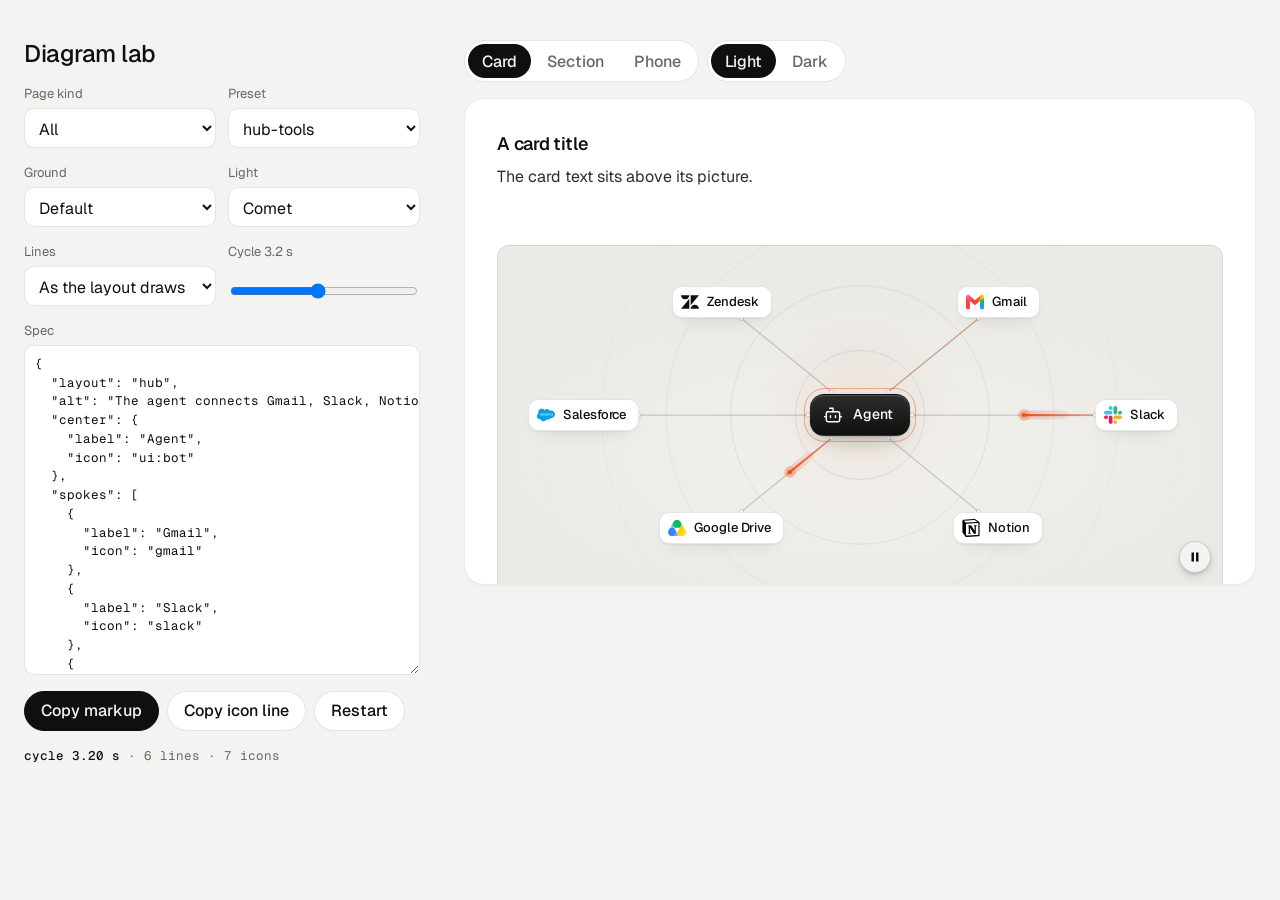
<file: assets/diagrams/lab.html>
<!doctype html>
<html lang="en">
<head>
<meta charset="utf-8">
<meta name="viewport" content="width=device-width, initial-scale=1">
<title>Diagram lab</title>
<link rel="preconnect" href="https://fonts.googleapis.com">
<link rel="preconnect" href="https://fonts.gstatic.com" crossorigin>
<link href="https://fonts.googleapis.com/css2?family=Geist:wght@300..700&family=Geist+Mono:wght@400;500&display=swap" rel="stylesheet">
<link rel="stylesheet" href="../ui/cards.css">
<link rel="stylesheet" href="diagram.css">
<style>
  /* The builder: pick a preset, change the JSON or the controls, see the card at once, copy the markup. Not part of a page. */
  :root { --font-text: "Geist", system-ui, sans-serif; --font-display: "Geist", system-ui, sans-serif; --font-mono: "Geist Mono", ui-monospace, monospace; }
  [data-theme="light"] { --bg: #f3f3f1; --card: #ffffff; --ink: #0f0f0e; --muted: #686863; --accent: #e5531c; --accent-ink: #ffffff; --frag: #ffffff; --ground-bg: #ebeae6; --ground-accent: #dcd9d0; --line: rgb(0 0 0 / .1); --field: #ffffff; }
  [data-theme="light"][data-accent="blue"] { --accent: #2456e8; }
  [data-theme="light"][data-accent="green"] { --accent: #16825d; }
  [data-theme="dark"] { --bg: #070708; --card: #141416; --ink: #f2f2ef; --muted: #8f9094; --accent: #ff7a3c; --accent-ink: #120c08; --frag: #1c1d20; --ground-bg: #101012; --ground-accent: #232326; --line: rgb(255 255 255 / .12); --field: #101012; }
  [data-theme="dark"][data-accent="white"] { --accent: #f2f2ef; --accent-ink: #0b0b0c; }
  [data-theme="dark"][data-accent="green"] { --accent: #3ccf8e; --accent-ink: #06130d; }
  * { box-sizing: border-box; }
  html, body { margin: 0; }
  body { font-family: var(--font-text); background: var(--bg); color: var(--ink); -webkit-font-smoothing: antialiased; min-height: 100vh; }
  .lab { display: grid; gap: 32px; max-width: 1440px; margin: 0 auto; padding: 32px 24px 64px; }
  .side { display: grid; gap: 16px; align-content: start; min-width: 0; }
  .side h1 { margin: 0; font: 500 24px/1.2 var(--font-display); letter-spacing: -0.02em; }
  .row { display: grid; gap: 6px; }
  .row > label, .row > .lbl { font-size: 13px; color: var(--muted); }
  .two { display: grid; grid-template-columns: 1fr 1fr; gap: 12px; }
  select, textarea, button, input[type=range] { font: inherit; color: inherit; }
  select, textarea { width: 100%; background: var(--field); border: 1px solid var(--line); border-radius: 10px; padding: 9px 10px; }
  select { height: 40px; }
  textarea { min-height: 360px; resize: vertical; font: 400 12.5px/1.5 var(--font-mono); white-space: pre; tab-size: 2; }
  textarea.is-bad { border-color: #c4321c; }
  .btns { display: flex; flex-wrap: wrap; gap: 8px; }
  button.b { height: 40px; padding: 0 16px; border-radius: 999px; border: 1px solid var(--line); background: var(--card); cursor: pointer; font-weight: 500; }
  button.b:hover { border-color: var(--ink); }
  button.b--main { background: var(--ink); color: var(--bg); border-color: var(--ink); }
  .out { font: 400 12.5px/1.5 var(--font-mono); color: var(--muted); overflow-wrap: anywhere; min-height: 1.5em; }
  .out b { color: var(--ink); font-weight: 500; }
  .out .bad { color: #c4321c; }
  .lb-stage { min-width: 0; display: grid; align-content: start; gap: 16px; }
  .lb-stage .card > .panel { --p-h: 340px; }
  .lb-stage .card--wide > .panel { --p-h: 560px; }
  .lb-stage .card--phone { max-width: 390px; }
  .lb-stage .card--phone > .panel { --p-h: 300px; }
  .seg { display: inline-flex; border: 1px solid var(--line); border-radius: 999px; padding: 3px; gap: 2px; background: var(--card); width: fit-content; }
  .seg button { height: 34px; padding: 0 14px; border: 0; background: none; border-radius: 999px; cursor: pointer; font-weight: 500; color: var(--muted); }
  .seg button[aria-pressed="true"] { background: var(--ink); color: var(--bg); }
  @media (min-width: 1024px) { .lab { grid-template-columns: 400px minmax(0, 1fr); gap: 40px; padding-top: 40px; } textarea { min-height: 330px; } .side { position: sticky; top: 24px; max-height: calc(100vh - 48px); overflow: auto; padding-right: 4px; } }
  @media (max-width: 639px) { .lab { padding: 24px 16px 48px; } }
</style>
</head>
<body data-theme="light" data-icon-base="../icons/demo/">
<div class="lab">
  <aside class="side">
    <h1>Diagram lab</h1>
    <div class="two">
      <div class="row"><label for="type">Page kind</label><select id="type"><option value="">All</option><option>software</option><option>tech</option><option>gaming</option><option>product</option><option>service</option></select></div>
      <div class="row"><label for="preset">Preset</label><select id="preset"></select></div>
    </div>
    <div class="two">
      <div class="row"><label for="ground">Ground</label><select id="ground"><option value="">Default</option><option>dots</option><option>rings</option><option>grid</option><option>glow</option><option>glow dots</option><option>glow rings</option><option>none</option></select></div>
      <div class="row"><label for="pulse">Light</label><select id="pulse"><option value="">Comet</option><option>dot</option><option>none</option></select></div>
    </div>
    <div class="two">
      <div class="row"><label for="curve">Lines</label><select id="curve"><option value="">As the layout draws them</option><option>curve</option><option>elbow</option><option>swirl</option></select></div>
      <div class="row"><label for="cycle">Cycle <span id="cycleV">3.2 s</span></label><input id="cycle" type="range" min="2.5" max="4" step="0.1" value="3.2"></div>
    </div>
    <div class="row"><label for="json">Spec</label><textarea id="json" spellcheck="false"></textarea></div>
    <div class="btns">
      <button class="b b--main" id="copy" type="button">Copy markup</button>
      <button class="b" id="copyIcons" type="button">Copy icon line</button>
      <button class="b" id="restart" type="button">Restart</button>
    </div>
    <div class="out" id="info"></div>
  </aside>
  <main class="lb-stage">
    <div class="btns">
      <div class="seg" id="size" role="group" aria-label="Size"><button type="button" data-v="card" aria-pressed="true">Card</button><button type="button" data-v="section" aria-pressed="false">Section</button><button type="button" data-v="phone" aria-pressed="false">Phone</button></div>
      <div class="seg" id="theme" role="group" aria-label="Palette"><button type="button" data-v="light" aria-pressed="true">Light</button><button type="button" data-v="dark" aria-pressed="false">Dark</button></div>
    </div>
    <article class="card card--row" id="card"><h3 id="ct"></h3><p id="cp"></p><div class="panel"><div class="dg" id="dg"></div></div></article>
  </main>
</div>
<script type="module">
  import dg from './diagram.js';
  const $ = id => document.getElementById(id);
  const presets = await dg.presets();
  const base = new URL('../icons/demo/', location.href).href;
  const q = new URLSearchParams(location.search);
  let spec = null, d = null, size = 'card';

  const names = type => Object.keys(presets).filter(k => !type || (presets[k].types || []).includes(type));
  const fillPresets = () => { $('preset').innerHTML = names($('type').value).map(k => `<option>${k}</option>`).join(''); };
  const load = id => { spec = JSON.parse(JSON.stringify(presets[id])); delete spec.types; $('json').value = JSON.stringify(spec, null, 2); sync(); };
  const first = n => (spec.center || spec.core || spec.input || spec.root || spec.left || {}).label || n;

  function iconIds(o, out = new Set()) {
    if (Array.isArray(o)) o.forEach(x => iconIds(x, out));
    else if (o && typeof o === 'object') for (const k in o) { if (k === 'icon' && typeof o[k] === 'string' && !/^text:|[/.]/.test(o[k])) out.add(o[k]); else iconIds(o[k], out); }
    return out;
  }
  function markup() {
    const j = JSON.stringify(spec);
    return /'/.test(j)
      ? `<div class="panel"><div class="dg" data-diagram><script type="application/json">${j}<\/script></div></div>`
      : `<div class="panel"><div class="dg" data-diagram='${j}'></div></div>`;
  }
  function paint() {
    const card = $('card');
    card.classList.toggle('card--wide', size === 'section');
    card.classList.toggle('card--phone', size === 'phone');
    const s = JSON.parse(JSON.stringify(spec));
    if (size === 'section') s.size = 'section';
    $('ct').textContent = 'A card title';
    $('cp').textContent = 'The card text sits above its picture.';
    const el = $('dg');
    d = dg.mount(el, s, { iconBase: base });
    const ids = [...iconIds(spec)];
    setTimeout(() => {
      $('info').innerHTML = `<b>cycle ${d.T ? d.T.toFixed(2) : '-'} s</b> · ${d.E ? d.E.filter(e => e.lit).length : 0} lines · ${ids.length} icons`;
    }, 400);
  }
  function sync() {
    try { spec = JSON.parse($('json').value); $('json').classList.remove('is-bad'); } catch (e) { $('json').classList.add('is-bad'); $('info').innerHTML = `<span class="bad">${e.message}</span>`; return; }
    paint();
  }
  // a control writes into the spec and the textarea
  function setField(path, v) {
    try { spec = JSON.parse($('json').value); } catch { return; }
    const [a, b] = path.split('.');
    if (b) { spec[a] = spec[a] || {}; if (v === '' || v == null) delete spec[a][b]; else spec[a][b] = v; if (!Object.keys(spec[a]).length) delete spec[a]; }
    else if (v === '' || v == null) delete spec[a]; else spec[a] = v;
    $('json').value = JSON.stringify(spec, null, 2);
    sync();
  }
  $('type').onchange = () => { fillPresets(); load($('preset').value); };
  $('preset').onchange = () => { $('ground').value = $('pulse').value = $('curve').value = ''; $('cycle').value = 3.2; $('cycleV').textContent = '3.2 s'; load($('preset').value); };
  $('ground').onchange = () => setField('ground', $('ground').value);
  $('pulse').onchange = () => setField('motion.pulse', $('pulse').value);
  $('curve').onchange = () => setField('curve', $('curve').value);
  $('cycle').oninput = () => { $('cycleV').textContent = (+$('cycle').value).toFixed(1) + ' s'; setField('motion.cycle', +$('cycle').value === 3.2 ? '' : +$('cycle').value); };
  let t0; $('json').oninput = () => { clearTimeout(t0); t0 = setTimeout(sync, 350); };
  $('restart').onclick = () => d && d.restart && d.restart();
  const copy = async (text, btn, label) => { try { await navigator.clipboard.writeText(text); btn.textContent = 'Copied'; } catch { btn.textContent = 'Copy failed'; } setTimeout(() => (btn.textContent = label), 1400); };
  $('copy').onclick = () => copy(markup(), $('copy'), 'Copy markup');
  $('copyIcons').onclick = () => copy(`node <skill>/scripts/icons.mjs fetch ${[...iconIds(spec)].join(' ')} --out assets/icons`, $('copyIcons'), 'Copy icon line');
  for (const [id, key] of [['size', 'size'], ['theme', 'theme']]) {
    $(id).onclick = ev => {
      const b = ev.target.closest('button'); if (!b) return;
      [...$(id).children].forEach(x => x.setAttribute('aria-pressed', String(x === b)));
      if (key === 'size') { size = b.dataset.v; paint(); } else document.body.dataset.theme = b.dataset.v;
    };
  }
  if (q.get('type')) $('type').value = q.get('type');
  fillPresets();
  if (q.get('preset') && presets[q.get('preset')]) $('preset').value = q.get('preset');
  if (q.get('theme') === 'dark') { document.body.dataset.theme = 'dark'; $('theme').children[1].click(); }
  load($('preset').value);
  window.__lab = { get d() { return d; } };
</script>
</body>
</html>
</file>
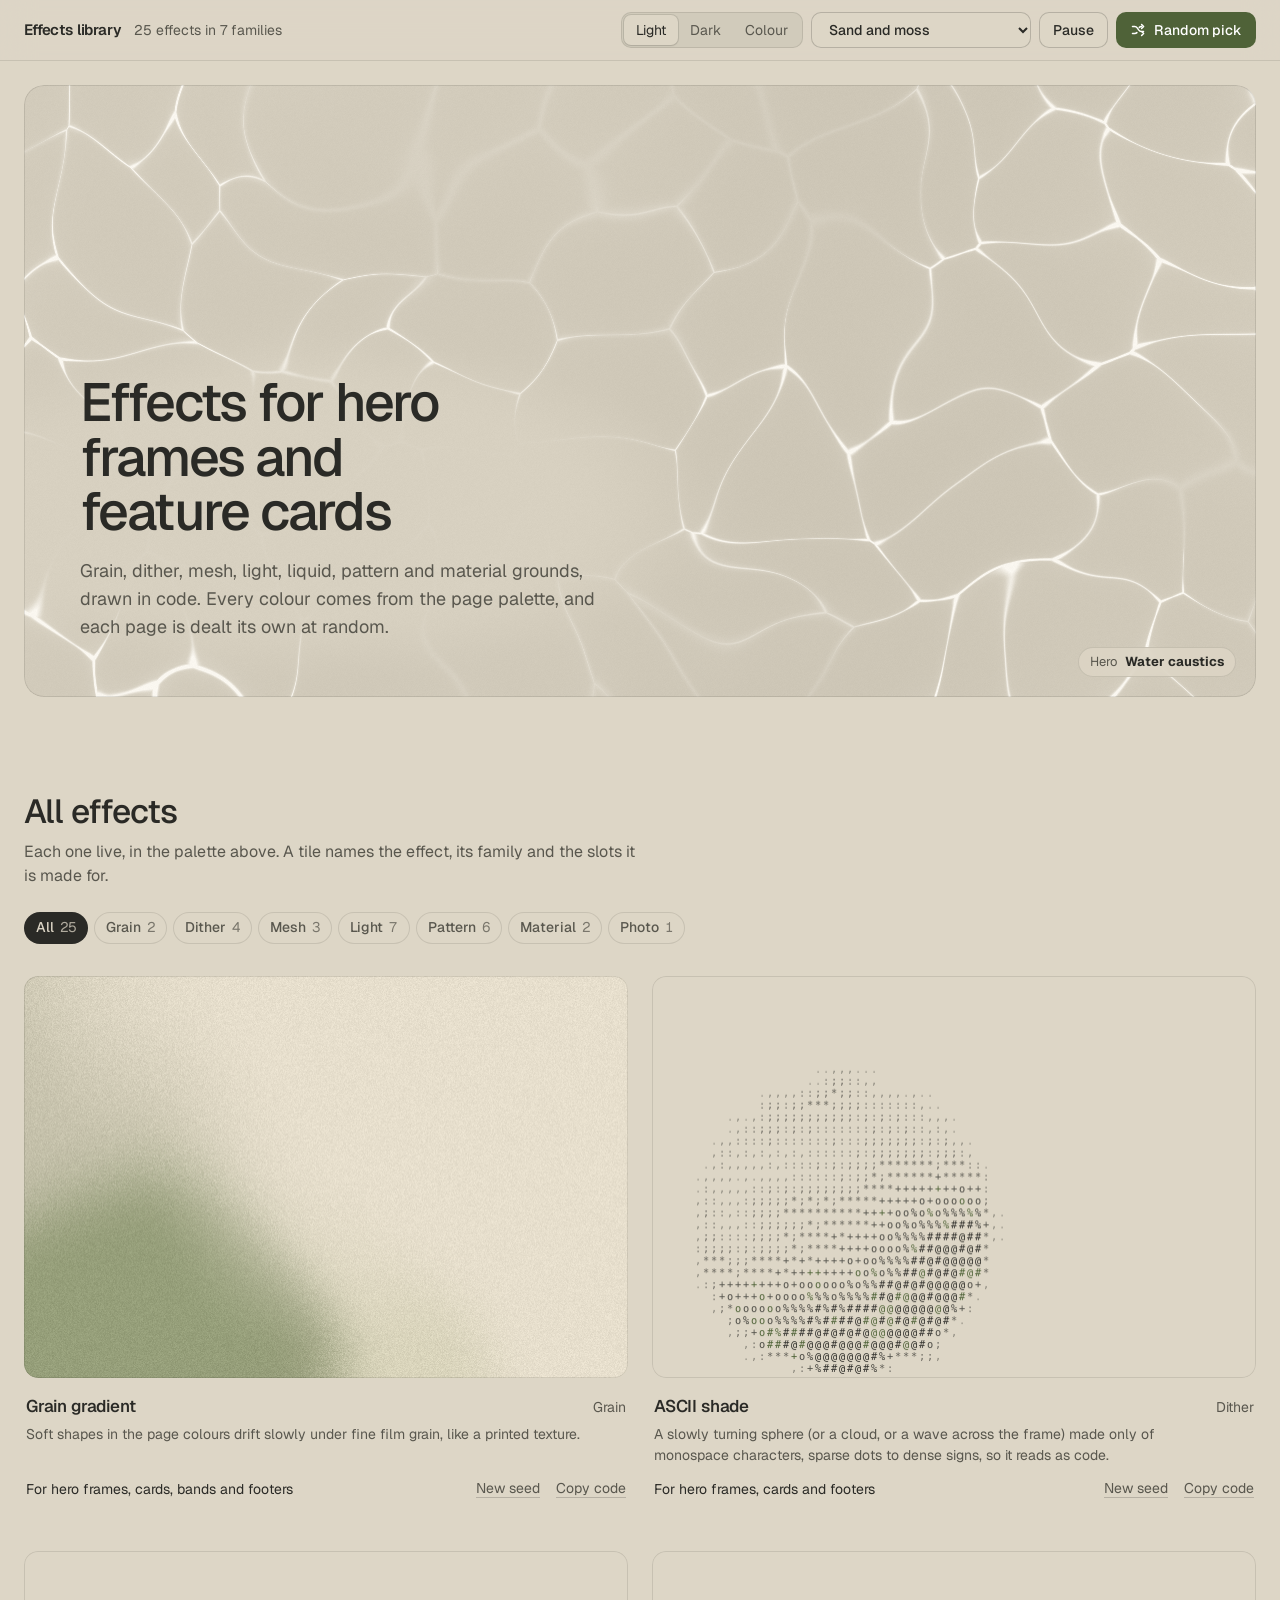
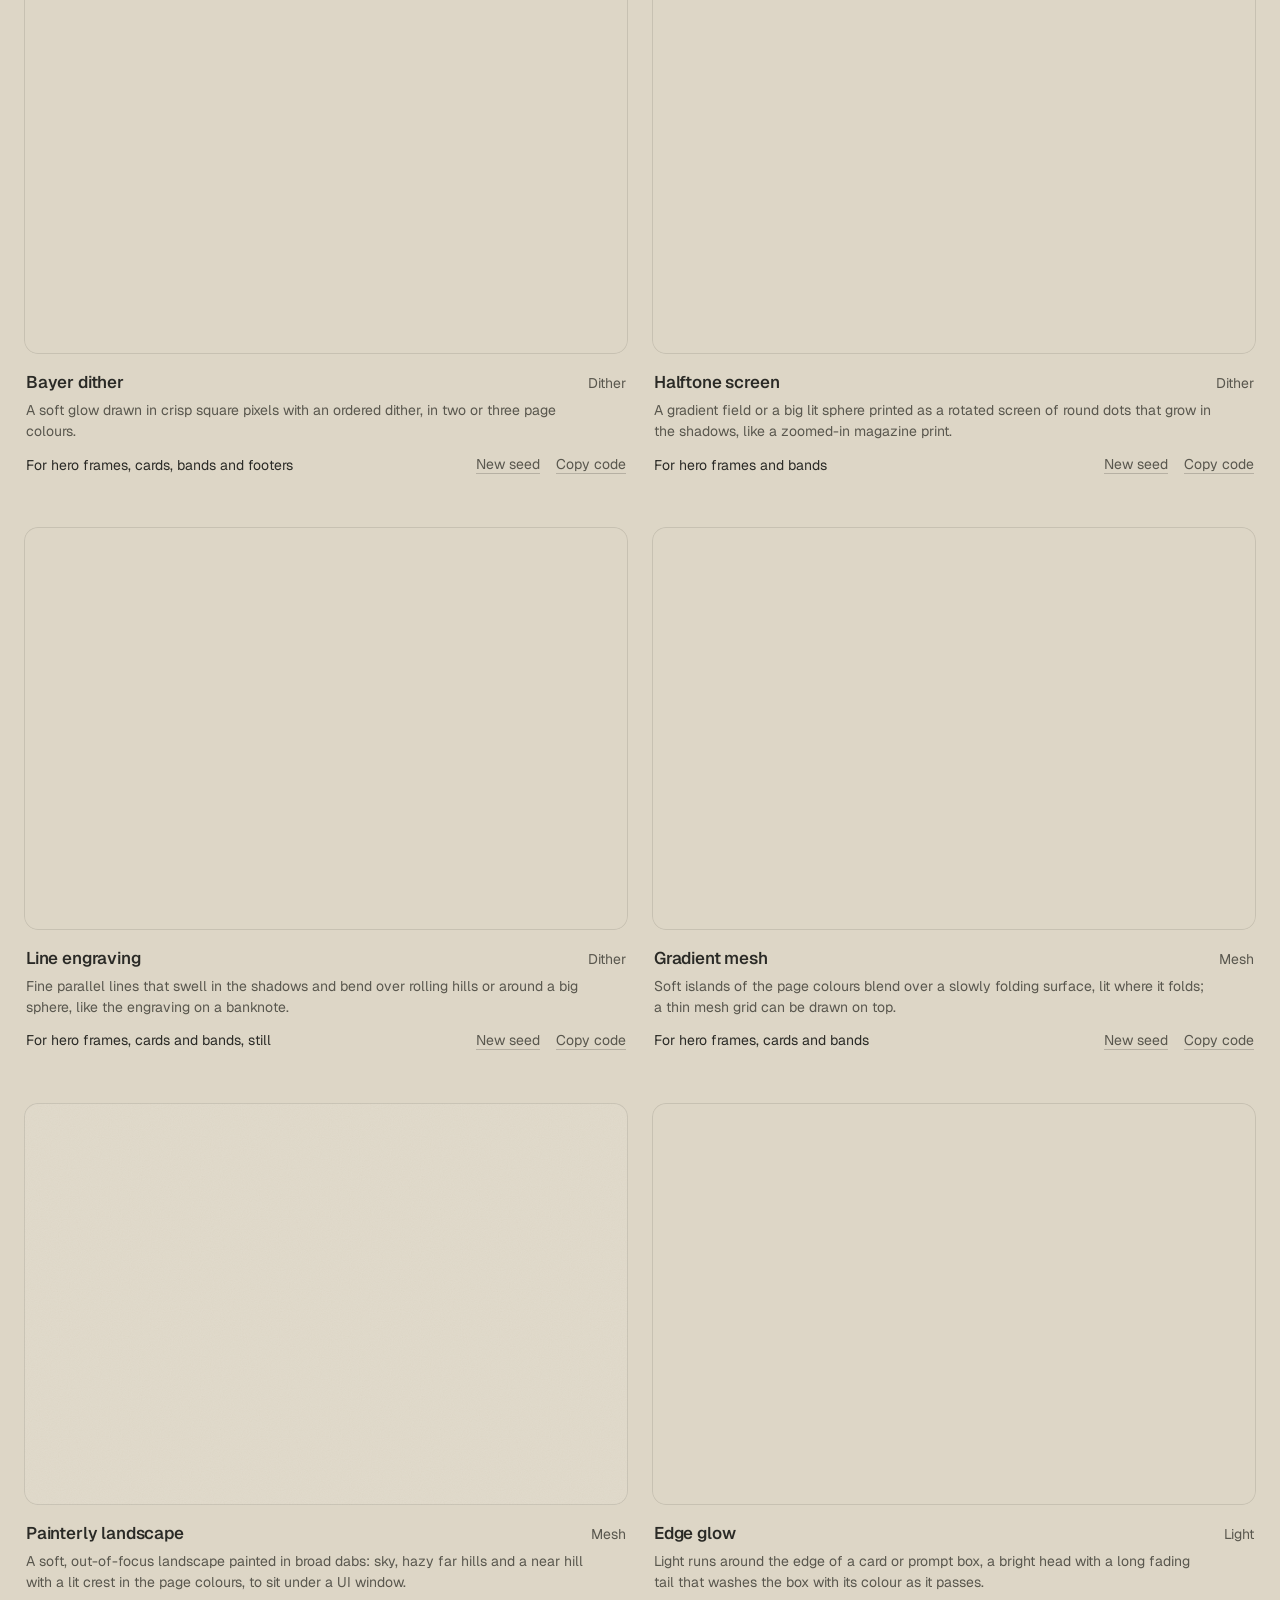
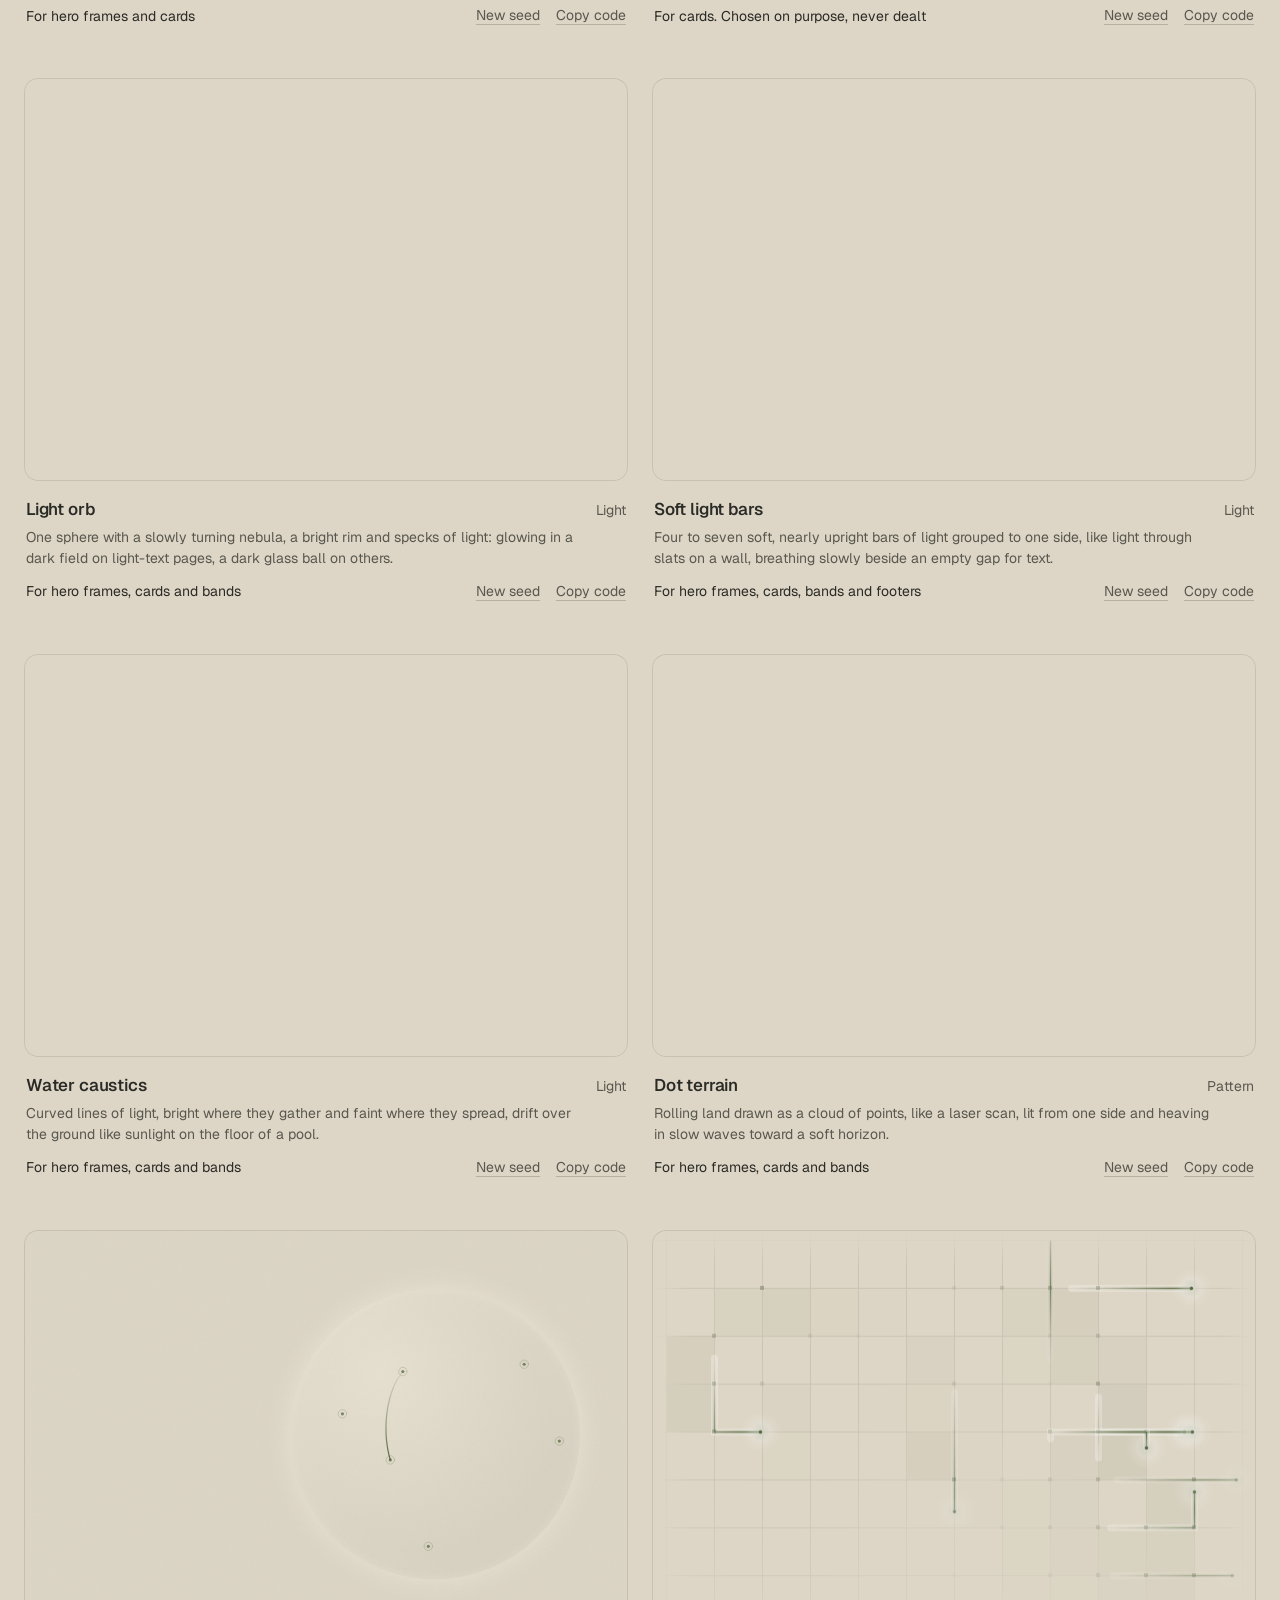
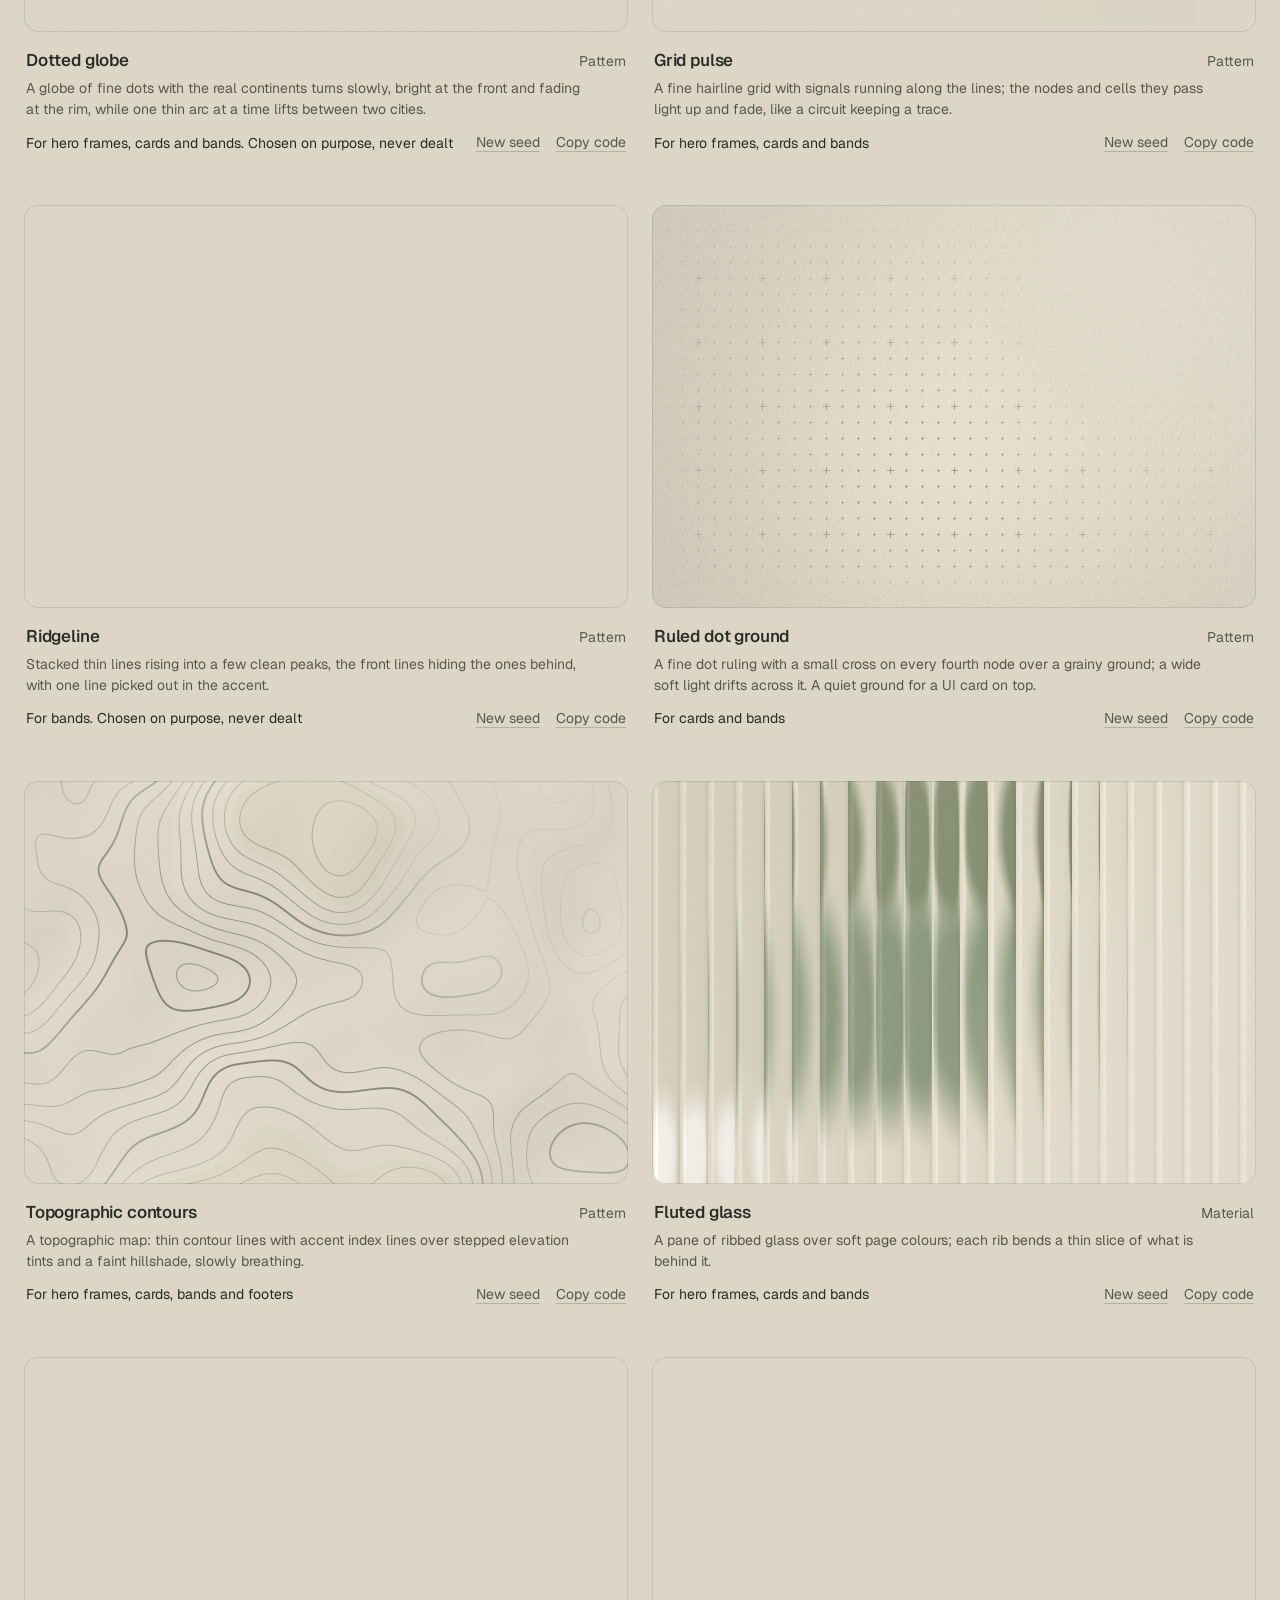
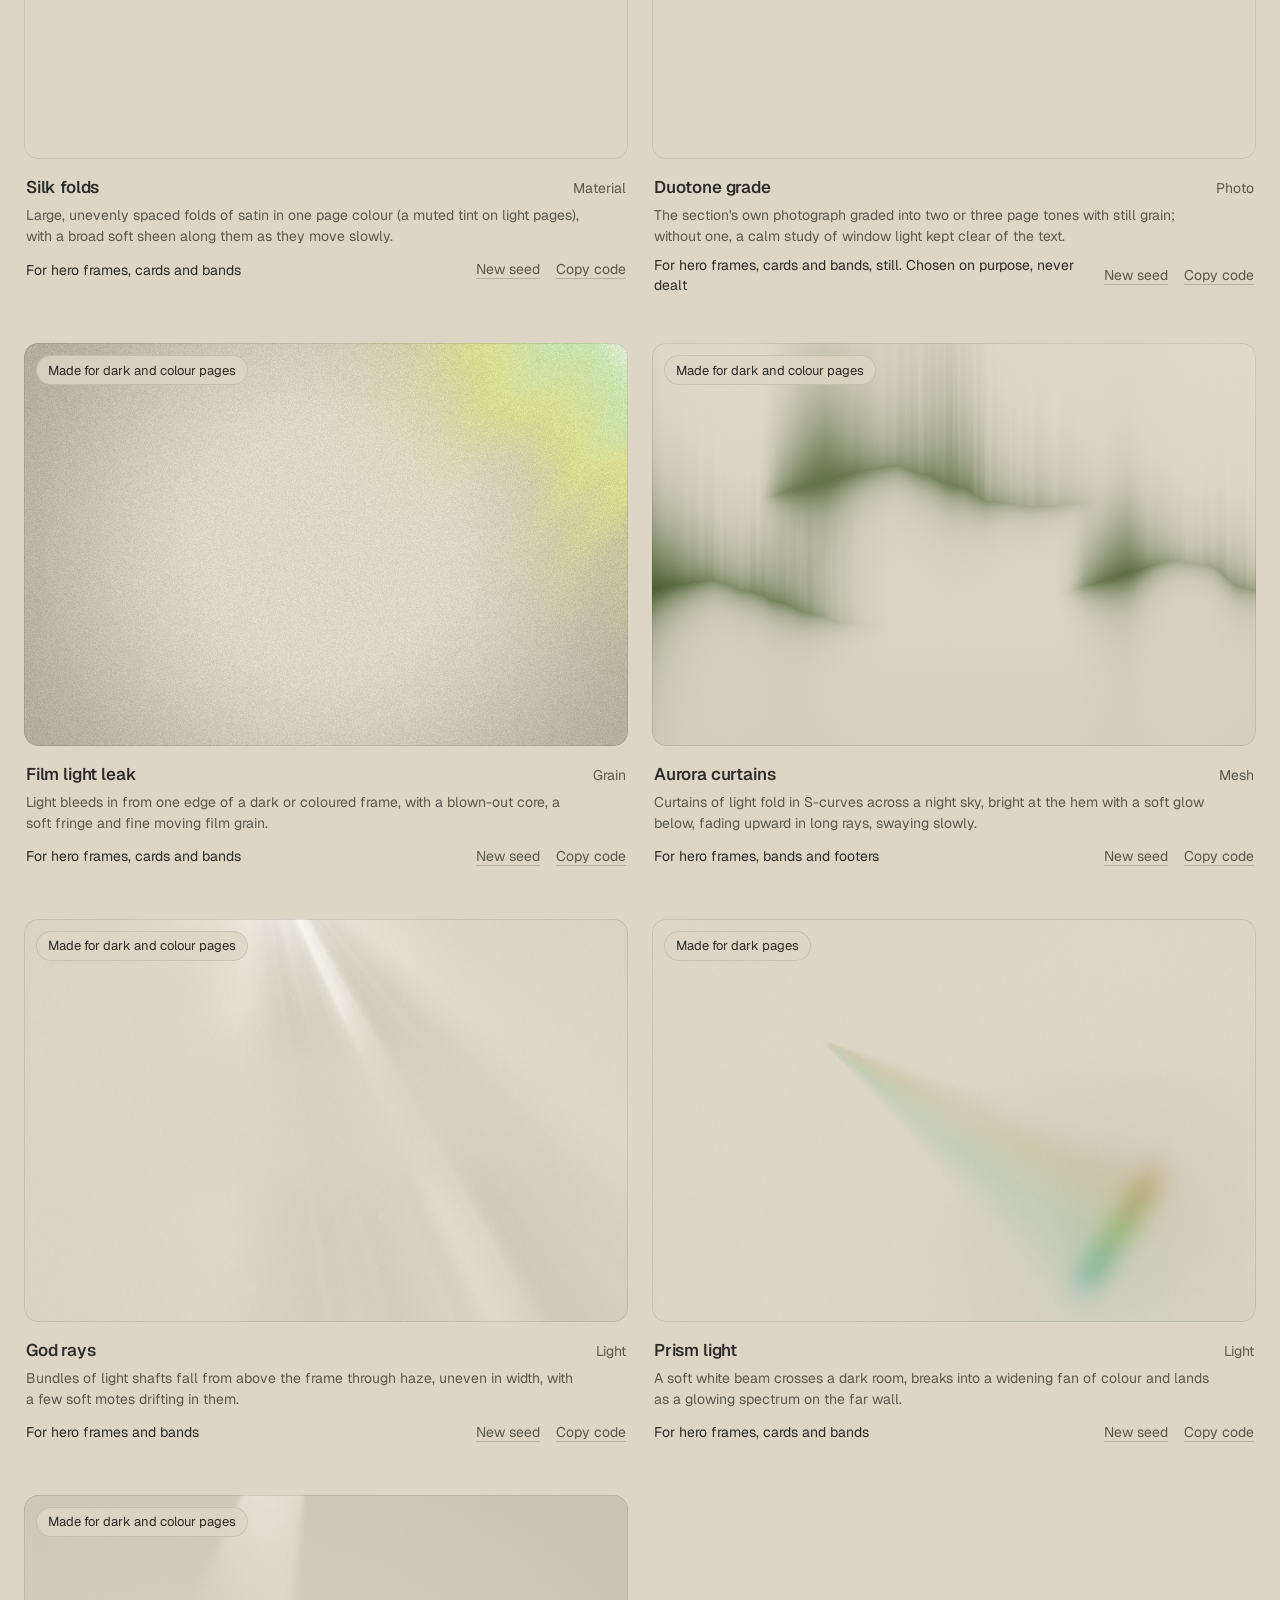
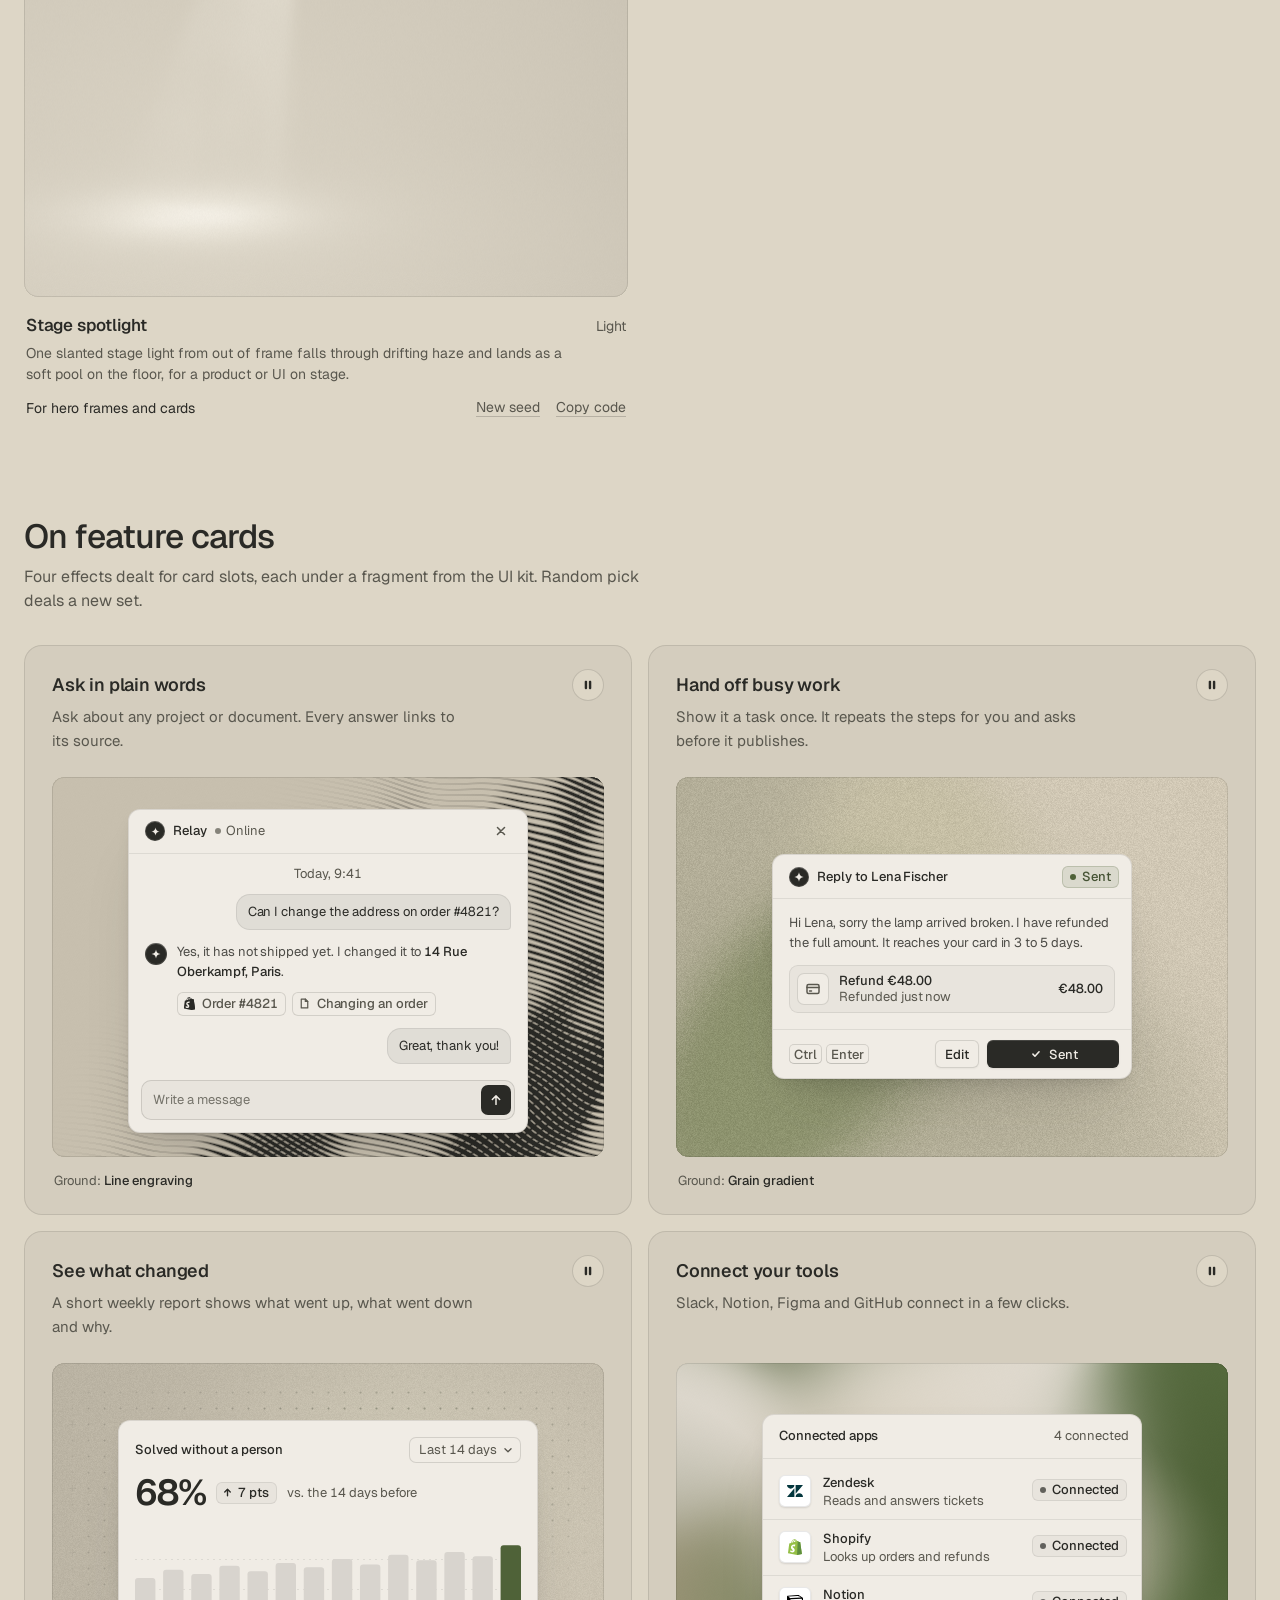
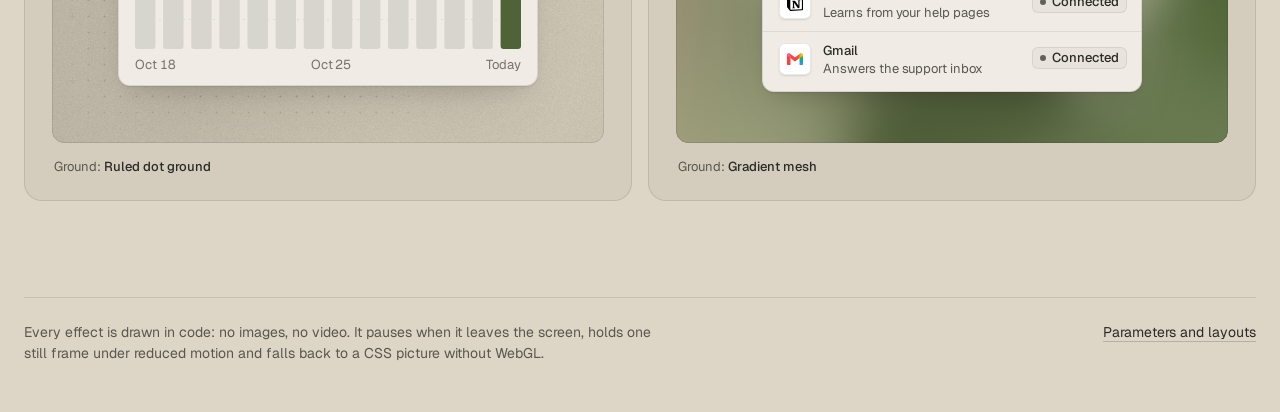
<file: assets/effects/gallery.html>
<!doctype html>
<html lang="en">
<head>
<script>window.__tpGlMax = 16;   /* a gallery shows many live effects at once; a page of a site keeps the default 4 (fx.js) */</script>
<meta charset="utf-8">
<meta name="viewport" content="width=device-width, initial-scale=1">
<title>Effects library</title>
<meta name="description" content="Effects drawn in code for hero frames, feature cards and bands, in the page palette.">
<link rel="icon" href="data:,">
<link rel="preconnect" href="https://fonts.googleapis.com">
<link rel="preconnect" href="https://fonts.gstatic.com" crossorigin>
<link href="https://fonts.googleapis.com/css2?family=Geist:wght@100..900&family=Geist+Mono:wght@100..900&display=swap" rel="stylesheet">
<style>
  /* the page palette; the script sets these from the palette switcher */
  :root {
    --bg: #ddd6c6; --surface: #d2cab8; --ink: #2a2a26; --muted: #59574e; --accent: #4f6238; --accent-ink: #ffffff;
    --card: #d2cab8; --panel: #cbc3b1; --win: #eeebe3; --win-surface: #e4e0d6;
    color-scheme: light;
  }
  @media (prefers-color-scheme: dark) {
    :root:not([data-theme="light"]) {
      --bg: #0a0d14; --surface: #131824; --ink: #e9edf3; --muted: #8891a1; --accent: #5ab9fc; --accent-ink: #0a0d14;
      --card: #131824; --panel: #0a0d14; --win: #1d2230; --win-surface: #262c3b;
      color-scheme: dark;
    }
  }
  :root[data-theme="dark"] {
    --bg: #0a0d14; --surface: #131824; --ink: #e9edf3; --muted: #8891a1; --accent: #5ab9fc; --accent-ink: #0a0d14;
    --card: #131824; --panel: #0a0d14; --win: #1d2230; --win-surface: #262c3b;
    color-scheme: dark;
  }
  :root {
    --line: color-mix(in oklab, var(--ink) 12%, transparent);
    --line-2: color-mix(in oklab, var(--ink) 22%, transparent);
    --chip: color-mix(in oklab, var(--ink) 6%, var(--bg));
    --font: "Geist", ui-sans-serif, system-ui, -apple-system, "Segoe UI", Roboto, "Helvetica Neue", Arial, sans-serif;
    --mono: "Geist Mono", ui-monospace, "SFMono-Regular", Consolas, monospace;
    --wrap: 1320px;
    --gut: 24px;
  }
  * { box-sizing: border-box; }
  html { -webkit-text-size-adjust: 100%; scroll-behavior: smooth; }
  @media (prefers-reduced-motion: reduce) { html { scroll-behavior: auto; } }
  body {
    margin: 0; background: var(--bg); color: var(--ink);
    font: 15px/1.5 var(--font); -webkit-font-smoothing: antialiased; font-feature-settings: "ss01" 0;
    overflow-x: hidden;
  }
  button, select { font: inherit; color: inherit; }
  :focus-visible { outline: 2px solid var(--accent); outline-offset: 2px; }
  .wrap { max-width: calc(var(--wrap) + 2 * var(--gut)); margin: 0 auto; padding: 0 var(--gut); }

  /* top bar */
  .top { position: sticky; top: 0; z-index: 50; background: color-mix(in oklab, var(--bg) 86%, transparent);
    backdrop-filter: blur(16px) saturate(1.2); -webkit-backdrop-filter: blur(16px) saturate(1.2); border-bottom: 1px solid var(--line); }
  .top-in { display: flex; align-items: center; gap: 12px 8px; padding-top: 12px; padding-bottom: 12px; }
  .top-in .controls { margin-left: auto; }
  .brand { display: flex; align-items: baseline; gap: 12px; min-width: 0; }
  .brand b { font-size: 15px; font-weight: 600; letter-spacing: -0.01em; white-space: nowrap; }
  .brand span { color: var(--muted); font-size: 14px; white-space: nowrap; }
  .controls { display: flex; align-items: center; gap: 8px; flex-wrap: wrap; }
  .seg { display: inline-flex; padding: 3px; border-radius: 10px; background: var(--chip); box-shadow: inset 0 0 0 1px var(--line); }
  .seg button { height: 30px; border: 0; background: transparent; padding: 0 12px; border-radius: 7px; cursor: pointer; color: var(--muted); font-size: 14px; }
  .seg button[aria-pressed="true"] { background: var(--bg); color: var(--ink); box-shadow: 0 0 0 1px var(--line), 0 1px 2px rgb(0 0 0 / 0.08); }
  .btn, .select {
    height: 36px; padding: 0 14px; border-radius: 10px; border: 0; background: var(--bg); color: var(--ink);
    box-shadow: inset 0 0 0 1px var(--line-2); cursor: pointer; display: inline-flex; align-items: center; gap: 8px;
    font-size: 14px; font-weight: 500; white-space: nowrap;
  }
  .btn:hover, .select:hover { box-shadow: inset 0 0 0 1px color-mix(in oklab, var(--ink) 38%, transparent); }
  .btn--primary { background: var(--accent); color: var(--accent-ink); box-shadow: none; }
  .btn--primary:hover { box-shadow: none; background: color-mix(in oklab, var(--accent) 88%, var(--ink)); }
  .btn svg { width: 16px; height: 16px; flex: none; }
  .select { max-width: 220px; padding-right: 10px; }

  /* hero: a dealt hero effect with text in its calm area */
  .hero { position: relative; margin-top: 24px; height: clamp(480px, 68vh, 660px); border-radius: 20px; overflow: hidden;
    display: flex; flex-direction: column; justify-content: flex-end; }
  .hero::after, .stage::after, .panel::after { content: ""; position: absolute; inset: 0; border-radius: inherit; box-shadow: inset 0 0 0 1px var(--line); pointer-events: none; z-index: 2; }
  .hero-copy { position: relative; z-index: 1; padding: 56px; max-width: 760px; }
  .hero h1 { max-width: 9.5em; margin: 0 0 18px; font-size: clamp(38px, 3.4vw + 10px, 62px); line-height: 1.02; letter-spacing: -0.035em; font-weight: 520; text-wrap: balance; }
  .hero p { margin: 0; max-width: 44ch; font-size: 18px; line-height: 28px; color: var(--muted); text-wrap: pretty; }
  .hero-tag { position: absolute; right: 20px; bottom: 20px; z-index: 3; }
  .tag { display: inline-flex; align-items: center; gap: 8px; height: 30px; padding: 0 12px; border-radius: 999px; font-size: 13px;
    background: color-mix(in oklab, var(--bg) 82%, transparent); color: var(--ink); box-shadow: inset 0 0 0 1px var(--line);
    backdrop-filter: blur(10px); -webkit-backdrop-filter: blur(10px); white-space: nowrap; }
  .tag span { color: var(--muted); }

  /* sections */
  section { padding-top: 96px; }
  .sec-head { display: flex; align-items: flex-end; justify-content: space-between; gap: 24px 48px; flex-wrap: wrap; margin-bottom: 32px; }
  .sec-head h2 { margin: 0 0 10px; font-size: clamp(28px, 1.2vw + 18px, 36px); line-height: 1.1; letter-spacing: -0.025em; font-weight: 520; }
  .sec-head p { margin: 0; color: var(--muted); max-width: 56ch; font-size: 16px; line-height: 24px; text-wrap: pretty; }
  .filters { display: flex; flex-wrap: wrap; gap: 6px; }
  .filters button { height: 32px; padding: 0 12px; border-radius: 999px; border: 0; cursor: pointer; font-size: 14px; color: var(--muted);
    background: transparent; box-shadow: inset 0 0 0 1px var(--line); }
  .filters button b { font-weight: 500; }
  .filters button span { margin-left: 6px; font-variant-numeric: tabular-nums; opacity: 0.75; }
  .filters button[aria-pressed="true"] { background: var(--ink); color: var(--bg); box-shadow: none; }

  /* the grid of every effect: one size of tile, labels under the picture */
  .grid { display: grid; grid-template-columns: repeat(2, minmax(0, 1fr)); gap: 48px 24px; }
  .tile { min-width: 0; display: flex; flex-direction: column; }
  .tile[hidden] { display: none; }
  .stage { position: relative; aspect-ratio: 3 / 2; border-radius: 14px; overflow: hidden; background: var(--bg); }
  .badge { position: absolute; top: 12px; left: 12px; z-index: 3; }
  .info { padding: 16px 2px 0; display: grid; gap: 6px; }
  .info-top { display: flex; align-items: baseline; justify-content: space-between; gap: 16px; }
  .info h3 { margin: 0; font-size: 17px; line-height: 24px; font-weight: 560; letter-spacing: -0.01em; }
  .fam { flex: none; font-size: 14px; color: var(--muted); }
  .look { margin: 0; color: var(--muted); font-size: 14px; line-height: 21px; max-width: 62ch; min-height: 42px;
    display: -webkit-box; -webkit-line-clamp: 2; -webkit-box-orient: vertical; overflow: hidden; }
  .info-foot { display: flex; align-items: center; justify-content: space-between; gap: 16px; margin-top: 2px; }
  .for { margin: 0; font-size: 14px; line-height: 20px; }
  .links { flex: none; display: flex; gap: 16px; }
  .links button { border: 0; background: none; padding: 4px 0; cursor: pointer; font-size: 14px; color: var(--muted);
    text-decoration: underline; text-decoration-color: var(--line-2); text-underline-offset: 4px; }
  .links button:hover { color: var(--ink); text-decoration-color: currentColor; }

  /* feature cards: an effect ground in the inset panel and a UI fragment on top */
  .cards { display: grid; grid-template-columns: repeat(2, minmax(0, 1fr)); gap: 16px; }
  .card { background: var(--card); border-radius: 18px; padding: 28px 28px 24px; box-shadow: inset 0 0 0 1px var(--line); display: flex; flex-direction: column; min-width: 0; }
  .card h3 { margin: 0 0 8px; font-size: 18px; line-height: 24px; font-weight: 560; letter-spacing: -0.01em; }
  .card > p:not(.ground) { margin: 0; color: var(--muted); font-size: 15px; line-height: 24px; max-width: 44ch; min-height: 48px; text-wrap: pretty; }
  .panel { position: relative; margin-top: 24px; height: 380px; border-radius: 12px; overflow: hidden; display: grid; place-items: center; padding: 32px; }
  .panel--bleed { place-items: end center; padding-bottom: 0; }
  .panel--bleed > .slot { margin-bottom: -48px; }
  .slot { position: relative; z-index: 1; max-width: 100%;
    --ui-font: var(--font); --ui-mono: var(--mono); --ui-radius: 12px;
    --fx-bg: var(--win); --fx-surface: var(--win-surface); --fx-ink: var(--ink); --fx-muted: var(--muted);
    --fx-accent: var(--accent); --fx-accent-ink: var(--accent-ink); }
  .ground { margin: 14px 2px 0; font-size: 13px; line-height: 20px; color: var(--muted); }
  .ground b { font-weight: 500; color: var(--ink); }

  .foot { padding-top: 96px; padding-bottom: 48px; }
  .foot-in > div { border-top: 1px solid var(--line); padding-top: 24px; display: flex; justify-content: space-between; gap: 16px 48px; flex-wrap: wrap; color: var(--muted); font-size: 14px; }
  .foot-in p { margin: 0; max-width: 72ch; }
  .foot a { color: var(--ink); text-underline-offset: 4px; text-decoration-color: var(--line-2); }
  .empty { padding: 64px 0; color: var(--muted); }

  .toast { position: fixed; left: 50%; bottom: 24px; z-index: 60; transform: translate(-50%, 16px); opacity: 0; pointer-events: none;
    max-width: calc(100vw - 32px); padding: 10px 16px; border-radius: 12px; background: var(--ink); color: var(--bg); font-size: 14px;
    transition: opacity .2s ease, transform .2s ease; }
  .toast.on { opacity: 1; transform: translate(-50%, 0); }

  @media (max-width: 1080px) {
    .hero-copy { padding: 40px; }
  }
  @media (max-width: 860px) {
    .grid, .cards { grid-template-columns: minmax(0, 1fr); }
    .grid { gap: 40px; }
  }
  @media (max-width: 720px) {
    :root { --gut: 16px; }
    .top { position: static; }
    .brand span, .select { display: none; }
    .top-in { display: grid; grid-template-columns: 1fr auto; grid-template-areas: "brand deal" "controls controls"; }
    .brand { grid-area: brand; }
    #deal { grid-area: deal; }
    .top-in .controls { grid-area: controls; margin-left: 0; flex-wrap: nowrap; }
    .seg { flex: 1; }
    .seg button { flex: 1; }
    .hero { margin-top: 16px; height: 560px; border-radius: 16px; }
    .hero-copy { padding: 28px 24px 72px; }
    .hero p { font-size: 16px; line-height: 24px; }
    .hero-tag { left: 24px; right: auto; bottom: 20px; }
    section { padding-top: 72px; }
    .card { padding: 20px; }
    .panel { height: 340px; padding: 20px 16px; }
    .info-foot { flex-wrap: wrap; }
  }
</style>
</head>
<body>
<header class="top">
  <div class="wrap top-in">
    <div class="brand"><b>Effects library</b><span id="count"></span></div>
    <div class="controls">
      <div class="seg" role="group" aria-label="Palette kind">
        <button type="button" data-kind="light">Light</button>
        <button type="button" data-kind="dark">Dark</button>
        <button type="button" data-kind="colour">Colour</button>
      </div>
      <select class="select" id="pal" aria-label="Palette"></select>
      <button type="button" class="btn" id="pause" aria-pressed="false">Pause</button>
    </div>
    <button type="button" class="btn btn--primary" id="deal">
        <svg viewBox="0 0 16 16" aria-hidden="true"><path d="M2.5 4.5h2.2c1.2 0 2 .6 2.7 1.6l1.2 1.8c.7 1 1.5 1.6 2.7 1.6h2.2M11.6 2.5l2 2-2 2M2.5 11.5h2.2c.9 0 1.6-.3 2.2-.9M11.6 9.5l2 2-2 2M9.3 5.4c.6-.6 1.3-.9 2.1-.9" fill="none" stroke="currentColor" stroke-width="1.5" stroke-linecap="round" stroke-linejoin="round"/></svg>
        Random pick
    </button>
  </div>
</header>

<main>
  <div class="wrap">
    <div class="hero" id="hero">
      <div class="hero-copy">
        <h1>Effects for hero frames and feature cards</h1>
        <p id="lede">Grain, dither, mesh, light, liquid, pattern and material grounds, drawn in code. Every colour comes from the page palette, and each page is dealt its own at random.</p>
      </div>
      <div class="hero-tag"><span class="tag" id="hero-tag"><span>Hero</span> <b></b></span></div>
    </div>
  </div>

  <section id="all">
    <div class="wrap">
      <div class="sec-head">
        <div>
          <h2>All effects</h2>
          <p>Each one live, in the palette above. A tile names the effect, its family and the slots it is made for.</p>
        </div>
        <div class="filters" id="filters" role="group" aria-label="Family"></div>
      </div>
      <div class="grid" id="grid"></div>
    </div>
  </section>

  <section id="cards">
    <div class="wrap">
      <div class="sec-head">
        <div>
          <h2>On feature cards</h2>
          <p>Four effects dealt for card slots, each under a fragment from the UI kit. Random pick deals a new set.</p>
        </div>
      </div>
      <div class="cards">
        <article class="card">
          <h3>Ask in plain words</h3>
          <p>Ask about any project or document. Every answer links to its source.</p>
          <div class="panel" data-card="0"><div class="slot" data-ui-load="chat"></div></div>
          <p class="ground">Ground: <b></b></p>
        </article>
        <article class="card">
          <h3>Hand off busy work</h3>
          <p>Show it a task once. It repeats the steps for you and asks before it publishes.</p>
          <div class="panel" data-card="1"><div class="slot" data-ui-load="cursor"></div></div>
          <p class="ground">Ground: <b></b></p>
        </article>
        <article class="card">
          <h3>See what changed</h3>
          <p>A short weekly report shows what went up, what went down and why.</p>
          <div class="panel" data-card="2"><div class="slot" data-ui-load="stat"></div></div>
          <p class="ground">Ground: <b></b></p>
        </article>
        <article class="card">
          <h3>Connect your tools</h3>
          <p>Slack, Notion, Figma and GitHub connect in a few clicks.</p>
          <div class="panel" data-card="3"><div class="slot" data-ui-load="integrations"></div></div>
          <p class="ground">Ground: <b></b></p>
        </article>
      </div>
    </div>
  </section>

  <footer class="foot">
    <div class="wrap foot-in"><div>
      <p>Every effect is drawn in code: no images, no video. It pauses when it leaves the screen, holds one still frame under reduced motion and falls back to a CSS picture without WebGL.</p>
      <p><a id="lab" href="lab.html">Parameters and layouts</a></p>
    </div></div>
  </footer>
</main>
<div class="toast" id="toast" role="status" aria-live="polite"></div>

<script id="paths" type="application/json">{"fx": "./", "ui": "../ui/"}</script>
<script id="palettes" type="application/json">[{"id":"white-link-blue","name":"Sheet and biro","bg":"#ffffff","surface":"#f4f4f4","ink":"#111111","muted":"#6b6b6b","accent":"#1a4be0","accentInk":"#ffffff"},{"id":"cool-white-slate","name":"Frost and slate","bg":"#f7f9fa","surface":"#ecf0f2","ink":"#1f3038","muted":"#5d6b72","accent":"#0d7480","accentInk":"#ffffff"},{"id":"rose-grey-green","name":"Rose grey, green","bg":"#ebe5e3","surface":"#e1dad7","ink":"#2b2622","muted":"#6a615d","accent":"#0f7d45","accentInk":"#ffffff"},{"id":"paper-grey-brass","name":"Newsprint and brass","bg":"#e8e8e3","surface":"#dcdcd6","ink":"#181715","muted":"#63625c","accent":"#bfb21a","accentInk":"#181715"},{"id":"stone-blueprint","name":"Stone and blueprint","bg":"#dfdedb","surface":"#d3d2ce","ink":"#26251e","muted":"#5f5d55","accent":"#2456d6","accentInk":"#ffffff"},{"id":"white-navy-tab","name":"Navy on white","bg":"#ffffff","surface":"#f4f4f2","ink":"#1f2b4d","muted":"#6a7186","accent":"#f7941d","accentInk":"#1f2b4d"},{"id":"three-stones","name":"Three stones","bg":"#eeecea","surface":"#e4e1dd","ink":"#333231","muted":"#6b6763","accent":"#5c6b54","accentInk":"#ffffff"},{"id":"putty-black-teal","name":"Putty and black","bg":"#dedad3","surface":"#d3cec6","ink":"#0a0a0a","muted":"#5c5852","accent":"#256f82","accentInk":"#ffffff"},{"id":"moss-sand","name":"Sand and moss","bg":"#ddd6c6","surface":"#d2cab8","ink":"#2a2a26","muted":"#59574e","accent":"#4f6238","accentInk":"#ffffff"},{"id":"green-mat-chocolate","name":"Bone, green, chocolate","bg":"#e5e1d8","surface":"#dad5ca","ink":"#2a1d17","muted":"#6b5b51","accent":"#456f3a","accentInk":"#ffffff"},{"id":"lunar-grey-bronze","name":"Lunar and bronze","bg":"#111111","surface":"#1c1c1c","ink":"#f2f2f2","muted":"#8f8f8f","accent":"#a08672","accentInk":"#111111"},{"id":"blue-black-cornflower","name":"Night and sky blue","bg":"#0a0d14","surface":"#131824","ink":"#e9edf3","muted":"#8891a1","accent":"#5ab9fc","accentInk":"#0a0d14"},{"id":"green-black-bone","name":"Green-black and bone","bg":"#161c1a","surface":"#1f2725","ink":"#e3e2da","muted":"#8e948d","accent":"#9fc7b8","accentInk":"#161c1a"},{"id":"black-crimson","name":"Black and crimson","bg":"#0a0a0a","surface":"#151515","ink":"#efefef","muted":"#8c8c8c","accent":"#b11226","accentInk":"#ffffff"},{"id":"forest-pale-lime","name":"Forest and lime","bg":"#0f1f10","surface":"#162a17","ink":"#ffffff","muted":"#9aa39a","accent":"#c6f19d","accentInk":"#0f1f10"},{"id":"charcoal-room-sage","name":"Charcoal and sage","bg":"#1c1c1c","surface":"#262626","ink":"#f1f1ef","muted":"#9a9b96","accent":"#8fa68e","accentInk":"#1c1c1c"},{"id":"warm-black-gold","name":"Warm black, gold","bg":"#0c0a08","surface":"#181512","ink":"#ffffff","muted":"#8f8a84","accent":"#c9a45a","accentInk":"#0c0a08"},{"id":"graphite-safety-orange","name":"Graphite and orange","bg":"#18191b","surface":"#222427","ink":"#eff0f1","muted":"#9c9ea3","accent":"#ff4a1f","accentInk":"#18191b"},{"id":"soot-pale-lime","name":"Soot and lime","bg":"#0f0f0f","surface":"#1a1a1a","ink":"#ffffff","muted":"#8f8f8f","accent":"#dafa9c","accentInk":"#0f0f0f"},{"id":"plum-black-pink","name":"Plum-black and pink","bg":"#0d060b","surface":"#1b0e17","ink":"#ffffff","muted":"#9a8f97","accent":"#ff488b","accentInk":"#0d060b"},{"id":"white-signal-red","name":"Signal red, white","bg":"#ffffff","surface":"#f2f2f2","ink":"#0a0a0a","muted":"#6b6b6b","accent":"#d92b21","accentInk":"#ffffff"},{"id":"white-mint-tiles","name":"Greys and mint","bg":"#ffffff","surface":"#f3f3f3","ink":"#232323","muted":"#6e6e6e","accent":"#a1ffcb","accentInk":"#232323"},{"id":"cool-grey-cobalt","name":"Cool grey, cobalt","bg":"#eef0f3","surface":"#e2e5ea","ink":"#0b0c0e","muted":"#5d6470","accent":"#1f2de6","accentInk":"#ffffff"},{"id":"offwhite-bottle-yellow","name":"Bottle ink, yellow","bg":"#f7f7f7","surface":"#ebebeb","ink":"#0d2a1c","muted":"#5f6b64","accent":"#f6e016","accentInk":"#0d2a1c"},{"id":"teal-on-paper","name":"Teal on paper","bg":"#f7f9f8","surface":"#ebf0ee","ink":"#06525c","muted":"#2f737d","accent":"#06525c","accentInk":"#f7f9f8"},{"id":"navy-pink","name":"Navy and pink","bg":"#1a2039","surface":"#212846","ink":"#f9a3c0","muted":"#b9879c","accent":"#f9a3c0","accentInk":"#1a2039"},{"id":"blush-aubergine","name":"Blush and aubergine","bg":"#edccbe","surface":"#e8c2b2","ink":"#351a2b","muted":"#6c4857","accent":"#351a2b","accentInk":"#edccbe"},{"id":"cobalt-on-sand","name":"Cobalt on sand","bg":"#e6dbc7","surface":"#ddd0b9","ink":"#062b8a","muted":"#3a5aa8","accent":"#062b8a","accentInk":"#e6dbc7"},{"id":"oxblood-grey","name":"Oxblood and grey","bg":"#e2e2e2","surface":"#d6d6d6","ink":"#7d0c14","muted":"#7a4a4e","accent":"#7d0c14","accentInk":"#e2e2e2"},{"id":"olive-on-bone","name":"Olive on bone","bg":"#ecebe7","surface":"#e1dfd9","ink":"#38450f","muted":"#5d683a","accent":"#38450f","accentInk":"#ecebe7"},{"id":"burgundy-bubblegum","name":"Burgundy and bubblegum","bg":"#3d0012","surface":"#4d0519","ink":"#ff99d3","muted":"#c77aa0","accent":"#ff99d3","accentInk":"#3d0012"},{"id":"bottle-green-gold","name":"Bottle green, gold","bg":"#133621","surface":"#1a4429","ink":"#f4d96c","muted":"#b3a55e","accent":"#f4d96c","accentInk":"#133621"},{"id":"cobalt-field","name":"Cobalt field","bg":"#0034eb","surface":"#002fd6","ink":"#ffffff","muted":"#dfe4f2","accent":"#e9e34a","accentInk":"#111111"},{"id":"mustard-field","name":"Mustard and black","bg":"#e1ac10","surface":"#cd9d0f","ink":"#0b0b0b","muted":"#4d3d0a","accent":"#24338f","accentInk":"#ffffff"},{"id":"carmine-field","name":"Carmine field","bg":"#9c1220","surface":"#8a101c","ink":"#ffffff","muted":"#f0b9bd","accent":"#ffd9dc","accentInk":"#9c1220"},{"id":"pink-field-lime","name":"Bubblegum and lime","bg":"#ff87ab","surface":"#ff739d","ink":"#0a0a0a","muted":"#6b1f3a","accent":"#def915","accentInk":"#0a0a0a"},{"id":"sky-field-navy","name":"Sky and navy","bg":"#6bb4ee","surface":"#7dbdf0","ink":"#0e1822","muted":"#1b3d5c","accent":"#ff5a1f","accentInk":"#0e1822"},{"id":"orange-field-black","name":"Orange and black","bg":"#ff7a1f","surface":"#ff8633","ink":"#050f16","muted":"#5a2306","accent":"#050f16","accentInk":"#ff7a1f"},{"id":"tobacco-olive","name":"Tobacco and olive","bg":"#472913","surface":"#55321a","ink":"#e4e0cf","muted":"#b39f84","accent":"#525e1b","accentInk":"#e4e0cf"},{"id":"poster-chapters","name":"Poster chapters","bg":"#e6e0d2","surface":"#dcd5c5","ink":"#1a1a1a","muted":"#5f5b52","accent":"#18bc42","accentInk":"#1a1a1a"},{"id":"blue-red-black","name":"Blue, red, black","bg":"#ffffff","surface":"#f3f3f3","ink":"#0a0a0a","muted":"#6b6b6b","accent":"#1f30e0","accentInk":"#ffffff"},{"id":"charcoal-primaries","name":"Charcoal and primaries","bg":"#191919","surface":"#242424","ink":"#ffffff","muted":"#9a9a9a","accent":"#0c7866","accentInk":"#ffffff"},{"id":"ultramarine-yellow","name":"Ultramarine and yellow","bg":"#1423b8","surface":"#1220a6","ink":"#ffffff","muted":"#e4e2d6","accent":"#1fc27a","accentInk":"#0a0a0a"},{"id":"candy-chapters","name":"Candy chapters","bg":"#ffd249","surface":"#f5c63c","ink":"#0a0a0a","muted":"#5e4a0a","accent":"#f53fd6","accentInk":"#0a0a0a"},{"id":"orange-sky-lime","name":"Orange, sky, lime","bg":"#ff8126","surface":"#ff8d3a","ink":"#111111","muted":"#5c2a05","accent":"#de194b","accentInk":"#ffffff"},{"id":"post-red-mustard","name":"Post red, mustard","bg":"#e2dccf","surface":"#d7d0c1","ink":"#2a1110","muted":"#6b524c","accent":"#4a6f84","accentInk":"#ffffff"},{"id":"mint-orange-grey","name":"Grey, mint, orange","bg":"#ffffff","surface":"#f5f5f5","ink":"#000000","muted":"#666666","accent":"#a7ff9c","accentInk":"#000000"},{"id":"report-blocks","name":"Report blocks","bg":"#ffffff","surface":"#f6f6f6","ink":"#000000","muted":"#5f5f5f","accent":"#fe7141","accentInk":"#000000"},{"id":"card-pastels","name":"Card pastels","bg":"#f7f7f5","surface":"#ebebe8","ink":"#000000","muted":"#666662","accent":"#d0106f","accentInk":"#ffffff"},{"id":"mint-pink-accounts","name":"Mint and pink","bg":"#f8f8f8","surface":"#eeeeee","ink":"#0a0a0a","muted":"#6a6a6a","accent":"#1f6b3a","accentInk":"#ffffff"},{"id":"swap-pastels","name":"Swapping pastels","bg":"#c3d7e5","surface":"#d0e0eb","ink":"#141414","muted":"#4a5068","accent":"#0f5257","accentInk":"#ffffff"},{"id":"blush-sage-slate","name":"Blush, sage, slate","bg":"#a6b3bc","surface":"#b2bdc5","ink":"#1c1c1c","muted":"#38424a","accent":"#2c3620","accentInk":"#e3e2da"},{"id":"candy-on-black","name":"Candy on black","bg":"#000000","surface":"#0d0d0d","ink":"#ffffff","muted":"#999999","accent":"#93f1f7","accentInk":"#000000"},{"id":"sky-sand","name":"Sky and sand","bg":"#cbe4f2","surface":"#bcdcee","ink":"#0a0a0a","muted":"#44606e","accent":"#b0298f","accentInk":"#ffffff"},{"id":"studio-grey","name":"Studio grey","bg":"#a8a8aa","surface":"#b4b4b6","ink":"#0e0e0e","muted":"#3a3a3c","accent":"#1f5c49","accentInk":"#ffffff"},{"id":"walnut-tan","name":"Walnut and tan","bg":"#2b2216","surface":"#382d1e","ink":"#e4e2da","muted":"#a39a8b","accent":"#bda38b","accentInk":"#2b2216"}]</script>
<script id="presets" type="application/json">{"light":"moss-sand","dark":"blue-black-cornflower","colour":"cobalt-field"}</script>
<script type="module">
  const $ = s => document.querySelector(s);
  const PATHS = JSON.parse($('#paths').textContent);
  const PALETTES = JSON.parse($('#palettes').textContent);
  const PRESETS = JSON.parse($('#presets').textContent);
  const byId = Object.fromEntries(PALETTES.map(p => [p.id, p]));
  const q = new URLSearchParams(location.search);

  const [{ default: fx }, { pick }] = await Promise.all([import(PATHS.fx + 'fx.js'), import(PATHS.fx + 'pick.js')]);
  const ui = await import(PATHS.ui + 'ui.js').then(m => m.default).catch(() => null);

  $('#lab').href = PATHS.fx + 'lab.html';
  if (q.has('fallback')) fx.config.forceFallback = true;
  if (q.has('webgl1')) fx.config.forceWebGL1 = true;
  if (q.has('time')) fx.setClock(+q.get('time'));

  const FAMILIES = { grain: 'Grain', dither: 'Dither', mesh: 'Mesh', light: 'Light', liquid: 'Liquid', pattern: 'Pattern', material: 'Material', photo: 'Photo' };
  const ORDER = Object.keys(FAMILIES);
  const SLOT_WORDS = { hero: 'hero frames', card: 'cards', band: 'bands', footer: 'footers' };
  const SLOT_ORDER = ['hero', 'card', 'band', 'footer'];
  const KIND_WORDS = { light: 'light', dark: 'dark', colour: 'colour' };
  // seeds that show each effect well in the grid; New seed on a tile deals another
  const SEEDS = {};
  const famName = f => FAMILIES[f] || f[0].toUpperCase() + f.slice(1);
  const andList = a => (a.length < 2 ? a.join('') : `${a.slice(0, -1).join(', ')} and ${a[a.length - 1]}`);

  const tiles = [];
  const cards = [...document.querySelectorAll('[data-card]')].map(el => ({ el, label: el.parentElement.querySelector('.ground b'), ctrl: null, id: null }));
  const hero = { el: $('#hero'), label: $('#hero-tag b'), ctrl: null, id: null };
  let index = null, palette = null, kind = 'light', paused = false, family = q.get('family') || '';

  /* ---------------------------------------------------------------- palette */
  function initialPalette() {
    const key = q.get('palette');
    if (key) return byId[PRESETS[key] || key] || byId[PRESETS.light];
    const dark = window.matchMedia && matchMedia('(prefers-color-scheme: dark)').matches;
    return byId[PRESETS[dark ? 'dark' : 'light']] || PALETTES[0];
  }
  // the card, its inset panel and the UI window on it, all from the page palette
  function derived(p, k) {
    const c = fx.color;
    if (k === 'light') return { card: c.mix(p.bg, p.ink, 0.045), panel: c.mix(p.surface, p.ink, 0.06), win: c.mix(p.bg, '#ffffff', 0.55), winSurface: c.mix(p.bg, '#ffffff', 0.25) };
    if (k === 'dark') return { card: c.mix(p.bg, p.ink, 0.05), panel: p.bg, win: c.mix(p.surface, p.ink, 0.07), winSurface: c.mix(p.surface, p.ink, 0.12) };
    return { card: c.mix(p.bg, p.ink, 0.07), panel: p.bg, win: c.mix(p.surface, p.ink, 0.12), winSurface: c.mix(p.surface, p.ink, 0.18) };
  }
  const cardPalette = () => { const d = derived(palette, kind); return fx.normalizePalette({ ...palette, bg: d.panel, surface: d.card }); };

  function applyVars() {
    const r = document.documentElement;
    const d = derived(palette, kind);
    const vars = { bg: palette.bg, surface: palette.surface, ink: palette.ink, muted: palette.muted, accent: palette.accent, 'accent-ink': palette.accentInk,
      card: d.card, panel: d.panel, win: d.win, 'win-surface': d.winSurface };
    for (const [k, v] of Object.entries(vars)) r.style.setProperty('--' + k, v);
    r.dataset.theme = kind === 'light' ? 'light' : 'dark';
    r.style.colorScheme = kind === 'light' ? 'light' : 'dark';
    for (const b of document.querySelectorAll('.seg button')) b.setAttribute('aria-pressed', String(b.dataset.kind === kind));
    $('#pal').value = palette.id;
  }

  // a controller may come back as a promise when the effect remounts to change colour
  function hold(holder, result) {
    if (result && typeof result.then === 'function') result.then(c => { holder.ctrl = c; if (paused) c.pause(); });
  }

  function setPalette(p) {
    const before = kind;
    palette = p;
    kind = fx.paletteKind(p);
    applyVars();
    if (kind !== before) order();
    const pal = fx.normalizePalette(p);
    for (const t of tiles) {
      fitBadge(t);
      if (t.ctrl) hold(t, t.ctrl.setPalette(pal));
    }
    if (kind !== before) deal();
    else {
      if (hero.ctrl) hold(hero, hero.ctrl.setPalette(pal));
      for (const c of cards) if (c.ctrl) hold(c, c.ctrl.setPalette(cardPalette()));
    }
    syncUrl();
  }

  /* ---------------------------------------------------------------- tiles */
  function fitBadge(t) {
    const fits = t.meta.palettes.includes(kind);
    t.badge.hidden = fits;
    if (!fits) t.badge.querySelector('.tag').textContent = `Made for ${andList(t.meta.palettes.map(k => KIND_WORDS[k]))} pages`;
  }
  function snippet(t) {
    return `<div data-fx="${t.meta.id}" data-fx-seed="${t.seed}"></div>`;
  }
  function buildTile(meta) {
    const el = document.createElement('article');
    el.className = 'tile';
    el.dataset.id = meta.id;
    el.dataset.family = meta.family;
    el.innerHTML = `
      <div class="stage"><div class="badge" hidden><span class="tag"></span></div></div>
      <div class="info">
        <div class="info-top"><h3></h3><span class="fam"></span></div>
        <p class="look"></p>
        <div class="info-foot"><p class="for"></p><div class="links"><button type="button" data-act="seed">New seed</button><button type="button" data-act="copy">Copy code</button></div></div>
      </div>`;
    el.querySelector('h3').textContent = meta.name;
    el.querySelector('.fam').textContent = famName(meta.family);
    el.querySelector('.look').textContent = meta.look;
    const slots = SLOT_ORDER.filter(s => meta.bestOn.includes(s)).map(s => SLOT_WORDS[s]);
    // an effect with "random": false is a literal subject: the random pick never deals it
    el.querySelector('.for').textContent = `For ${andList(slots)}${meta.motion === 'still' ? ', still' : ''}${meta.random === false ? '. Chosen on purpose, never dealt' : ''}`;
    const t = { meta, el, stage: el.querySelector('.stage'), badge: el.querySelector('.badge'), seed: SEEDS[meta.id] ?? 100 + fx.hashSeed(meta.id) % 900, ctrl: null };
    el.querySelector('[data-act="seed"]').addEventListener('click', () => { t.seed = Math.floor(Math.random() * 10000); mountTile(t); });
    el.querySelector('[data-act="copy"]').addEventListener('click', async () => {
      const code = snippet(t);
      try { await navigator.clipboard.writeText(code); toast('Copied ' + code); }
      catch (_) { toast(code, 4000); }
    });
    return t;
  }
  async function mountTile(t) {
    try {
      t.ctrl = await fx.mount(t.stage, t.meta.id, { palette: fx.normalizePalette(palette), seed: t.seed });
      if (paused) t.ctrl.pause();
    } catch (err) { console.warn(`${t.meta.id}:`, err); }
  }

  function buildFilters() {
    const box = $('#filters');
    const counts = {};
    for (const e of index.effects) counts[e.family] = (counts[e.family] || 0) + 1;
    const fams = [...ORDER.filter(f => counts[f]), ...Object.keys(counts).filter(f => !ORDER.includes(f))];
    const make = (key, label, n) => {
      const b = document.createElement('button');
      b.type = 'button';
      b.dataset.family = key;
      b.innerHTML = '<b></b><span></span>';
      b.querySelector('b').textContent = label;
      b.querySelector('span').textContent = n;
      b.addEventListener('click', () => { family = key; filter(); syncUrl(); });
      box.append(b);
    };
    make('', 'All', index.effects.length);
    for (const f of fams) make(f, famName(f), counts[f]);
  }
  // effects made for this palette kind first, in family order; the others after them
  function order() {
    const grid = $('#grid');
    const fits = t => t.meta.palettes.includes(kind);
    for (const t of [...tiles.filter(fits), ...tiles.filter(t => !fits(t))]) grid.append(t.el);
  }
  function filter() {
    if (family && !tiles.some(t => t.meta.family === family)) family = '';
    for (const t of tiles) t.el.hidden = !!family && t.meta.family !== family;
    for (const b of document.querySelectorAll('#filters button')) b.setAttribute('aria-pressed', String(b.dataset.family === family));
  }

  /* ---------------------------------------------------------------- random pick */
  const HISTORY_KEY = 'fx-gallery-history';
  function readHistory() {
    try { const h = JSON.parse(localStorage.getItem(HISTORY_KEY) || '[]'); return Array.isArray(h) ? h : []; } catch (_) { return []; }
  }
  function writeHistory(h) {
    try { localStorage.setItem(HISTORY_KEY, JSON.stringify(h.slice(-100))); } catch (_) { /* no storage: picks are still spread within a deal */ }
  }
  let dealSeed = q.get('deal') || null;
  async function deal(seed) {
    const history = readHistory();
    let dealt;
    try {
      // a seed from the address deals the same set every time, so it ignores this browser's history
      dealt = pick(index.effects, { palette: kind, slots: ['hero', 'card', 'card', 'card', 'card'], history: seed == null ? history : [], seed: seed ?? undefined });
    } catch (err) { toast(err.message); return; }
    if (seed == null) writeHistory([...history, ...dealt.picks.map(p => p.id)]);
    dealSeed = dealt.seed;
    const n = fx.hashSeed(dealt.seed);
    const [h, ...rest] = dealt.picks;
    const jobs = [];
    hero.id = h.id;
    hero.label.textContent = nameOf(h.id);
    // the effect keeps the area under the hero's text calm
    const fr = hero.el.getBoundingClientRect(), tr = hero.el.querySelector('.hero-copy h1').getBoundingClientRect();
    const tp = hero.el.querySelector('.hero-copy p').getBoundingClientRect();
    const calm = fr.width ? { calmX: Math.min(0.8, Math.max(0.15, (tr.left + Math.min(tr.width, tp.width) * 0.42 - fr.left) / fr.width)), calmY: Math.min(0.85, Math.max(0.3, ((tr.top + tp.bottom) / 2 - fr.top) / fr.height)) } : { calmX: 0.24, calmY: 0.7 };
    jobs.push(fx.mount(hero.el, h.id, { palette: fx.normalizePalette(palette), seed: n, params: calm }).then(c => { hero.ctrl = c; if (paused) c.pause(); }));
    rest.forEach((p, i) => {
      const c = cards[i];
      c.id = p.id;
      c.label.textContent = nameOf(p.id);
      jobs.push(fx.mount(c.el, p.id, { palette: cardPalette(), seed: n + 17 * (i + 1) }).then(ctrl => { c.ctrl = ctrl; if (paused) ctrl.pause(); }));
    });
    await Promise.all(jobs.map(j => j.catch(err => console.warn(err))));
    syncUrl();
    return dealt;
  }
  const nameOf = id => (index.effects.find(e => e.id === id) || { name: id }).name;

  /* ---------------------------------------------------------------- controls */
  function toast(msg, ms = 1800) {
    const el = $('#toast');
    el.textContent = msg;
    el.classList.add('on');
    clearTimeout(toast.t);
    toast.t = setTimeout(() => el.classList.remove('on'), ms);
  }
  function syncUrl() {
    try {
      const u = new URL(location.href);
      u.searchParams.set('palette', palette.id);
      if (family) u.searchParams.set('family', family); else u.searchParams.delete('family');
      if (dealSeed) u.searchParams.set('deal', dealSeed);
      history.replaceState(null, '', u);
    } catch (_) { /* a sandboxed frame may refuse; the page works without it */ }
  }
  for (const b of document.querySelectorAll('.seg button')) b.addEventListener('click', () => setPalette(byId[PRESETS[b.dataset.kind]]));
  const sel = $('#pal');
  const groups = { light: [], dark: [], colour: [] };
  for (const p of PALETTES) groups[fx.paletteKind(p)].push(p);
  for (const [k, list] of Object.entries(groups)) {
    const og = document.createElement('optgroup');
    og.label = k[0].toUpperCase() + k.slice(1);
    for (const p of list) og.append(new Option(p.name, p.id));
    sel.append(og);
  }
  sel.addEventListener('change', () => setPalette(byId[sel.value]));
  $('#pause').addEventListener('click', e => {
    paused = !paused;
    e.currentTarget.textContent = paused ? 'Play' : 'Pause';
    e.currentTarget.setAttribute('aria-pressed', String(paused));
    for (const h of [...tiles, hero, ...cards]) if (h.ctrl) paused ? h.ctrl.pause() : h.ctrl.resume();
  });
  $('#deal').addEventListener('click', async () => {
    const d = await deal();
    if (d) toast(`Dealt: ${d.picks.map(p => nameOf(p.id)).join(', ')}`, 2600);
  });

  /* ---------------------------------------------------------------- load */
  palette = initialPalette();
  kind = fx.paletteKind(palette);
  applyVars();
  try {
    index = await fetch(PATHS.fx + 'index.json', { cache: 'no-store' }).then(r => { if (!r.ok) throw new Error(r.status); return r.json(); });
  } catch (err) {
    $('#grid').innerHTML = '<p class="empty">The effects index did not load. Serve this folder over http (node scripts/effects.mjs serve) and run node scripts/effects.mjs index.</p>';
    throw err;
  }
  const famCount = new Set(index.effects.map(e => e.family)).size;
  $('#count').textContent = `${index.effects.length} effects in ${famCount} families`;
  const sorted = [...index.effects].sort((a, b) => (ORDER.indexOf(a.family) + 99 * !ORDER.includes(a.family)) - (ORDER.indexOf(b.family) + 99 * !ORDER.includes(b.family)) || a.name.localeCompare(b.name));
  for (const meta of sorted) { const t = buildTile(meta); tiles.push(t); $('#grid').append(t.el); fitBadge(t); }
  order();
  buildFilters();
  filter();
  if (!ui) document.getElementById('cards').hidden = true;
  await Promise.all([
    ...tiles.map(mountTile),
    deal(dealSeed),
    ui ? ui.loadAll(document).catch(err => console.warn(err)) : null,
  ]);
  document.documentElement.dataset.ready = '1';
</script>
</body>
</html>
</file>
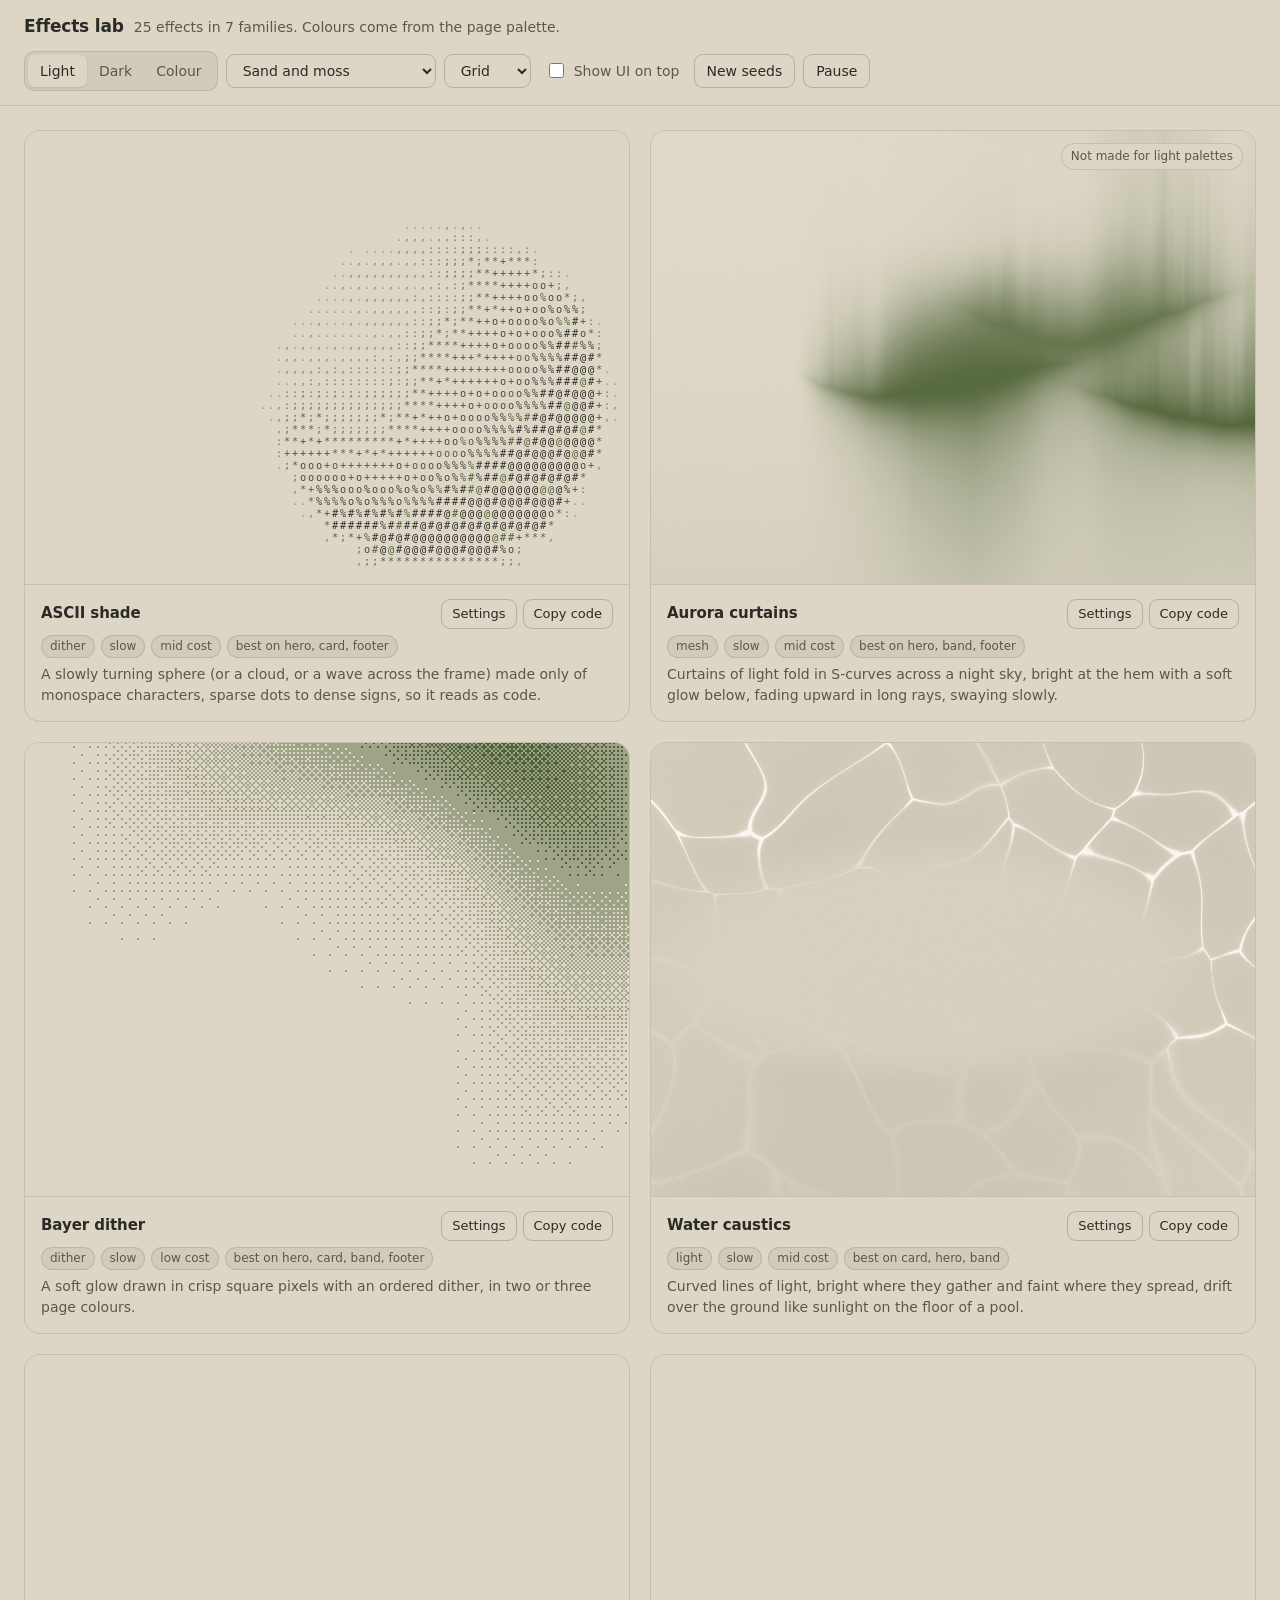
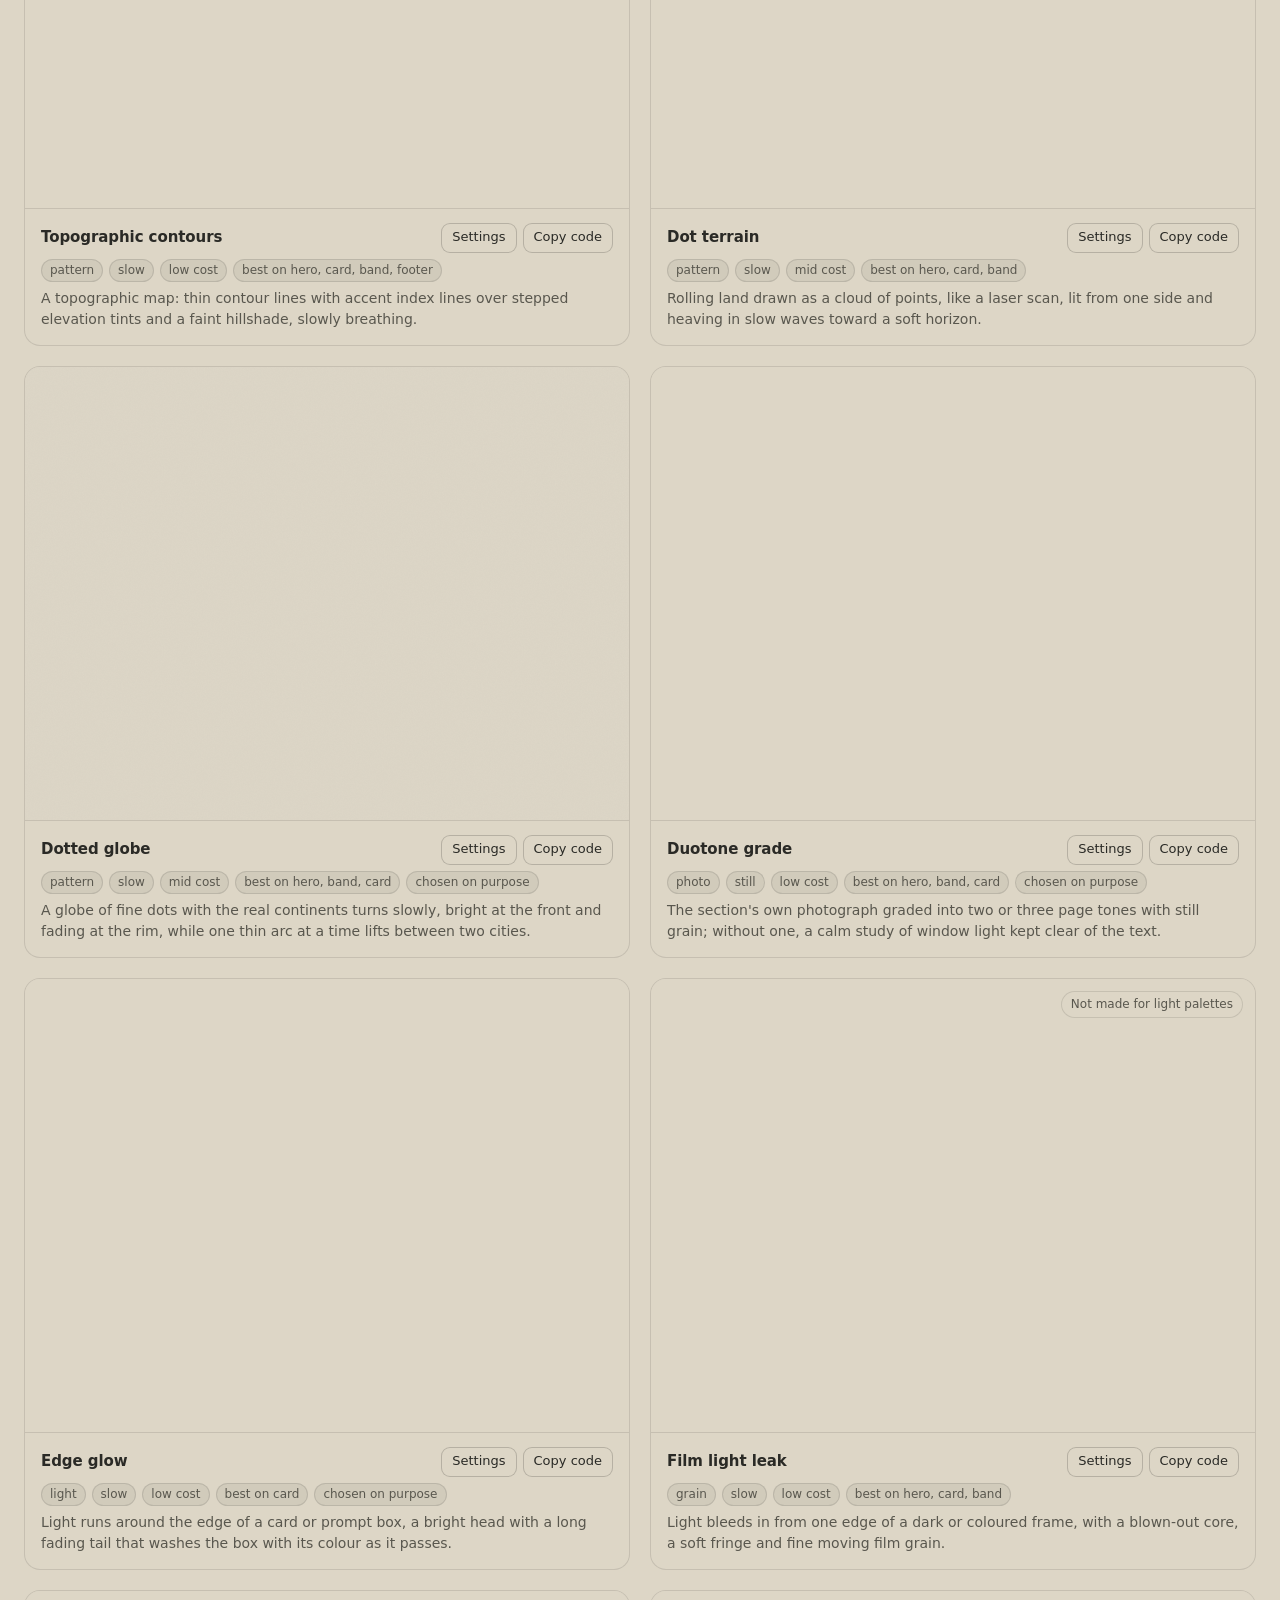
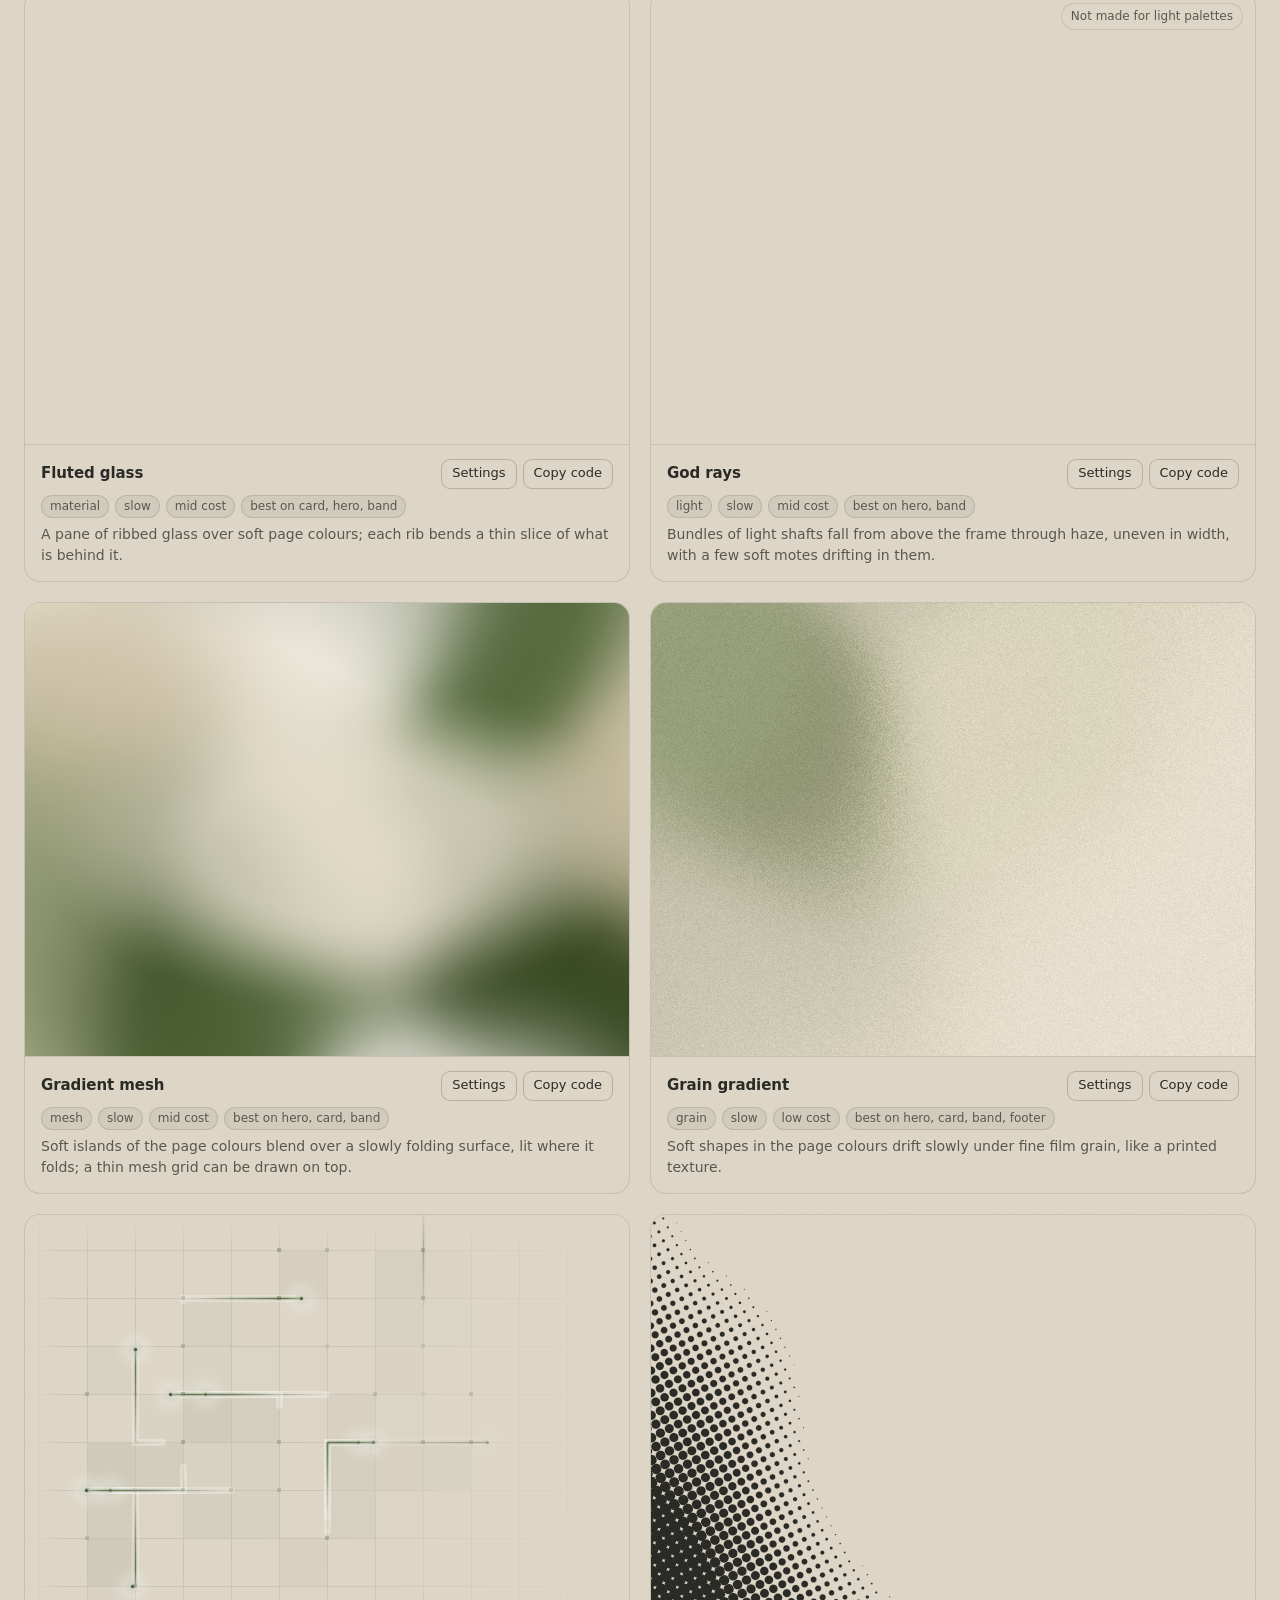
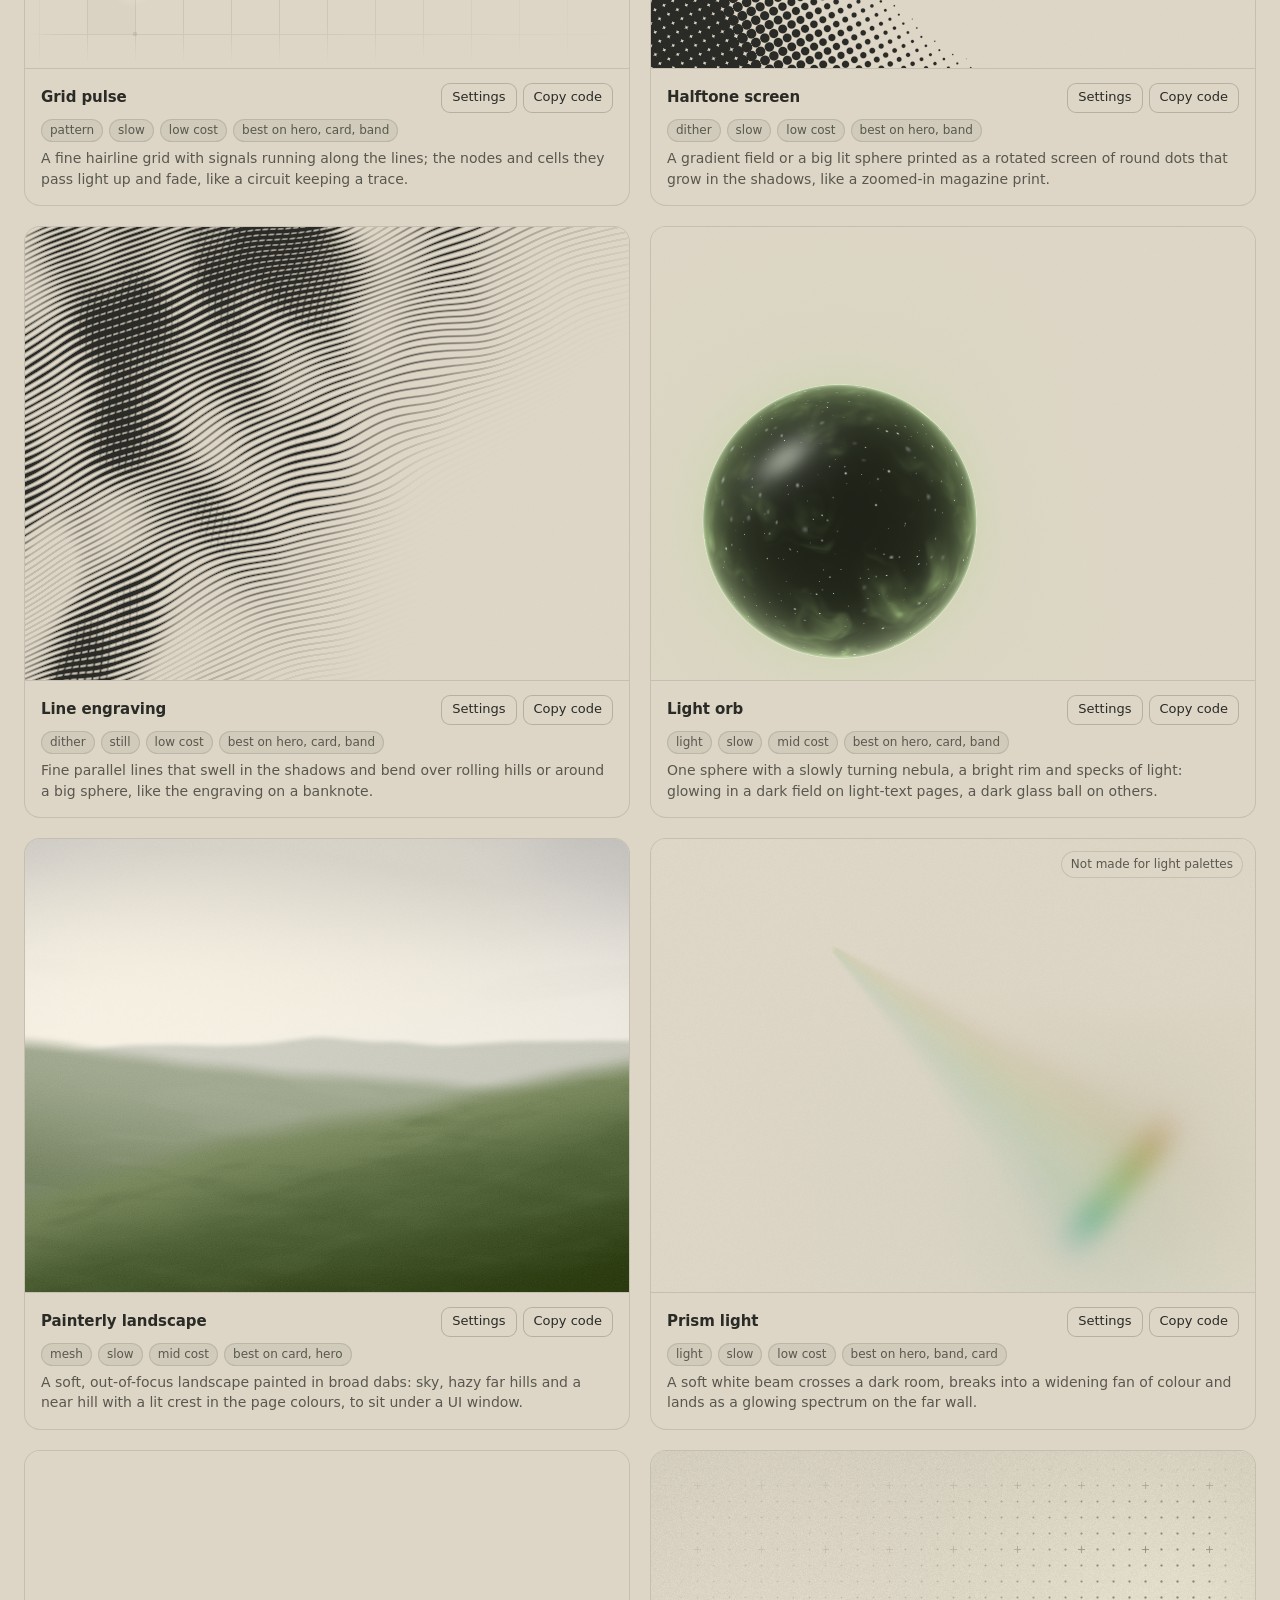
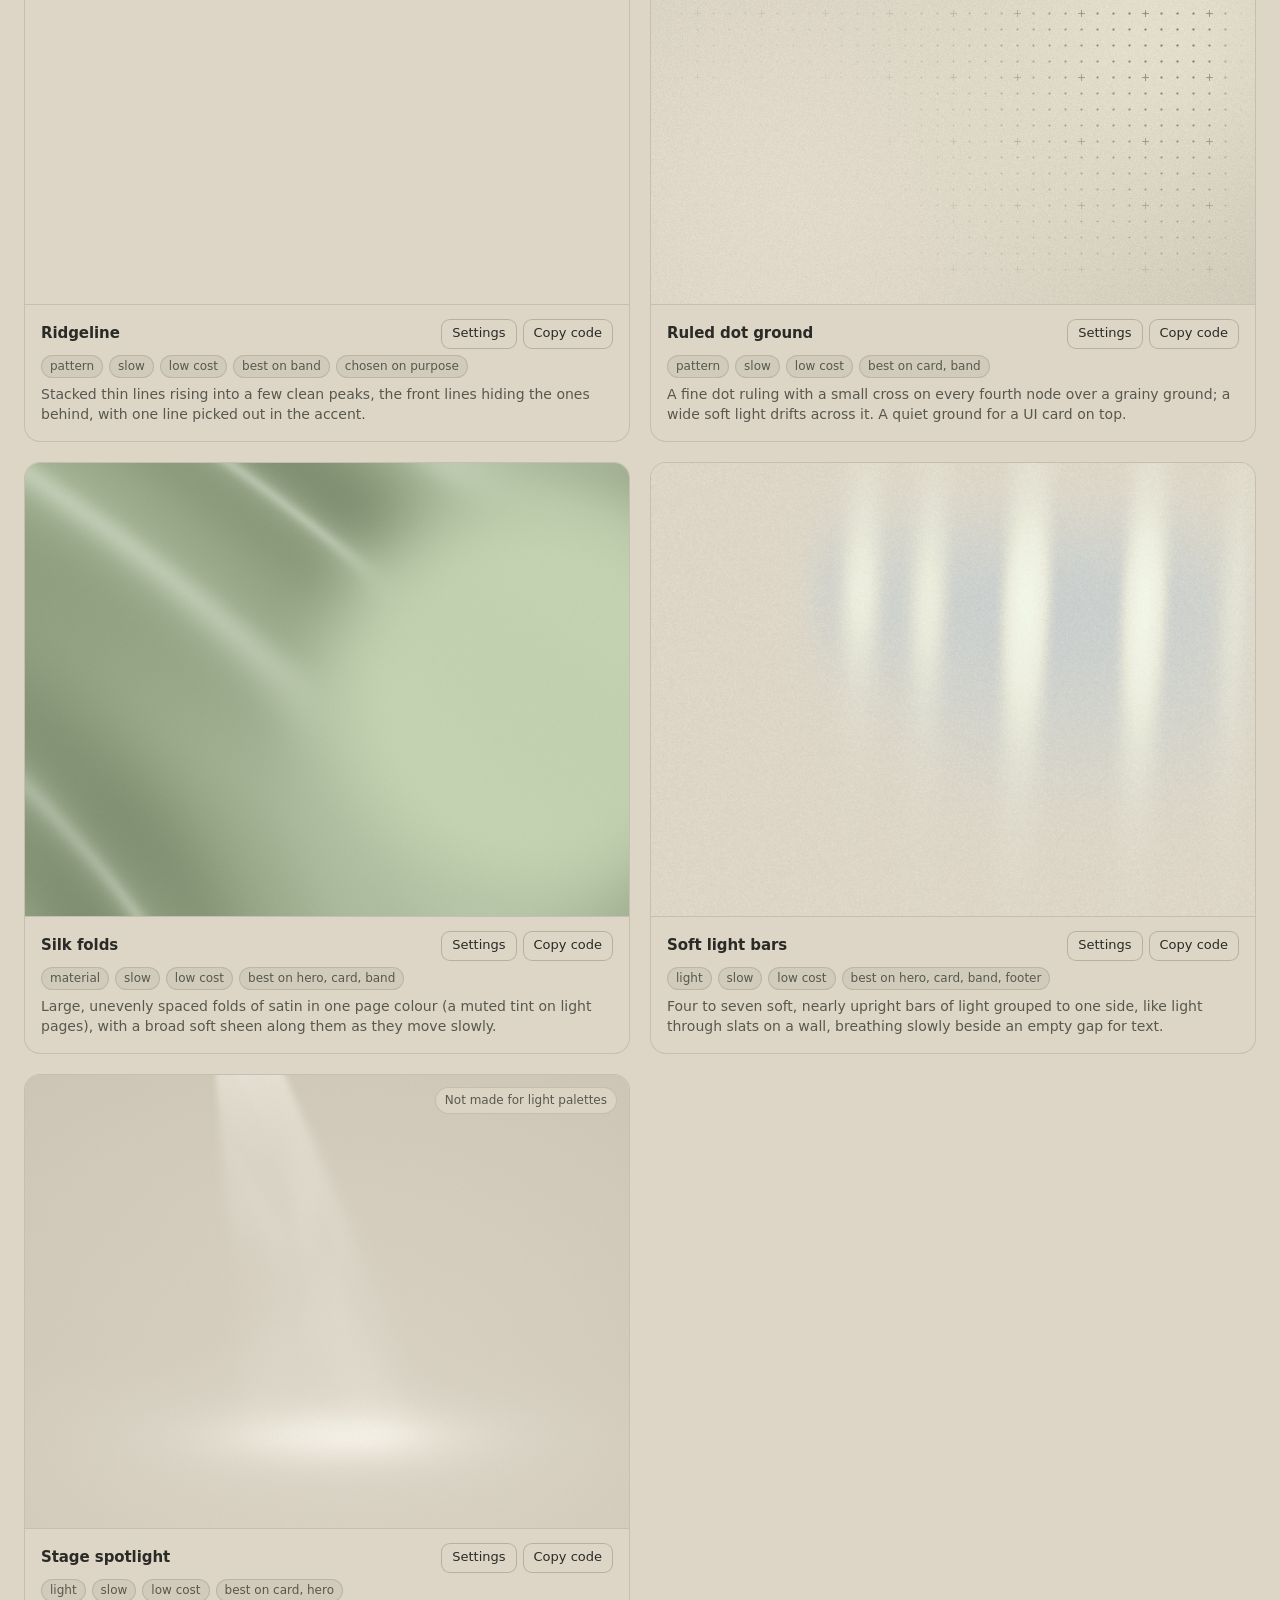
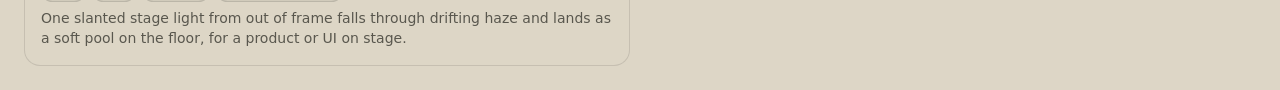
<file: assets/effects/lab.html>
<!doctype html>
<html lang="en">
<head>
<script>window.__tpGlMax = 16;   /* a gallery shows many live effects at once; a page of a site keeps the default 4 (fx.js) */</script>
<meta charset="utf-8">
<meta name="viewport" content="width=device-width, initial-scale=1">
<title>Effects lab</title>
<link rel="icon" href="data:,">
<style>
  :root {
    --bg: #ddd6c6; --surface: #d2cab8; --ink: #2a2a26; --muted: #59574e; --accent: #4f6238; --accent-ink: #ffffff;
    --line: color-mix(in oklab, var(--ink) 13%, transparent);
    --line-strong: color-mix(in oklab, var(--ink) 22%, transparent);
    --chip: color-mix(in oklab, var(--ink) 6%, var(--bg));
    --radius: 16px;
    color-scheme: light;
  }
  * { box-sizing: border-box; }
  html { -webkit-text-size-adjust: 100%; }
  body {
    margin: 0; background: var(--bg); color: var(--ink);
    font: 14px/1.45 ui-sans-serif, system-ui, -apple-system, "Segoe UI", Roboto, "Helvetica Neue", Arial, sans-serif;
    -webkit-font-smoothing: antialiased;
  }
  button, select, input { font: inherit; color: inherit; }
  .bar {
    position: sticky; top: 0; z-index: 20;
    display: flex; flex-wrap: wrap; align-items: center; justify-content: space-between; gap: 12px 20px;
    padding: 14px 24px; background: color-mix(in oklab, var(--bg) 90%, transparent);
    backdrop-filter: saturate(1.2) blur(14px); -webkit-backdrop-filter: saturate(1.2) blur(14px);
    border-bottom: 1px solid var(--line);
  }
  .title { display: flex; align-items: baseline; gap: 10px; min-width: 0; }
  .title h1 { margin: 0; font-size: 17px; font-weight: 640; letter-spacing: -0.01em; }
  .title p { margin: 0; color: var(--muted); white-space: nowrap; overflow: hidden; text-overflow: ellipsis; }
  .controls { display: flex; flex-wrap: wrap; align-items: center; gap: 8px; }
  .seg { display: inline-flex; padding: 3px; border-radius: 10px; background: var(--chip); border: 1px solid var(--line); }
  .seg button { border: 0; background: transparent; padding: 6px 12px; border-radius: 7px; cursor: pointer; color: var(--muted); }
  .seg button[aria-pressed="true"] { background: var(--bg); color: var(--ink); box-shadow: 0 1px 2px color-mix(in oklab, var(--ink) 14%, transparent); }
  .btn, select {
    height: 34px; padding: 0 12px; border-radius: 9px; border: 1px solid var(--line-strong); background: var(--bg);
    cursor: pointer; display: inline-flex; align-items: center; gap: 6px;
  }
  .btn:hover, select:hover { border-color: color-mix(in oklab, var(--ink) 35%, transparent); }
  .btn.primary { background: var(--ink); color: var(--bg); border-color: var(--ink); }
  label.check { display: inline-flex; align-items: center; gap: 7px; padding: 0 6px; cursor: pointer; color: var(--muted); }
  label.check input { accent-color: var(--accent); width: 15px; height: 15px; }
  select { max-width: 210px; }

  .grid {
    display: grid; gap: 20px; padding: 24px; max-width: 1680px; margin: 0 auto;
    grid-template-columns: repeat(auto-fit, minmax(min(100%, 400px), 1fr));
  }
  body[data-layout="wide"] .grid { grid-template-columns: 1fr; max-width: 1280px; }
  body[data-layout="hero"] .grid { grid-template-columns: 1fr; max-width: none; padding: 0; gap: 0; }
  .tile { border: 1px solid var(--line); border-radius: var(--radius); overflow: hidden; background: var(--bg); display: flex; flex-direction: column; min-width: 0; }
  body[data-layout="hero"] .tile { border-radius: 0; border-width: 0 0 1px; }
  .stage { position: relative; aspect-ratio: 4 / 3; overflow: hidden; }
  body[data-layout="wide"] .stage { aspect-ratio: 16 / 9; }
  body[data-layout="hero"] .stage { aspect-ratio: auto; height: 100vh; min-height: 560px; }
  .stage[data-unfit]::after {
    content: attr(data-unfit); position: absolute; top: 12px; right: 12px; padding: 4px 9px; border-radius: 999px;
    font-size: 12px; background: color-mix(in oklab, var(--bg) 85%, transparent); color: var(--muted); border: 1px solid var(--line);
  }

  /* sample content that sits on the effect */
  .sample { position: absolute; inset: 0; display: none; pointer-events: none; }
  body[data-ui="1"] .sample { display: block; }
  .sample-card {
    position: absolute; left: 22px; bottom: 22px; width: min(232px, calc(100% - 44px));
    display: grid; grid-template-columns: 36px 1fr; gap: 10px; align-items: center;
    padding: 12px 14px 12px 12px; border-radius: 12px; background: var(--surface); color: var(--ink);
    box-shadow: 0 1px 1px color-mix(in oklab, var(--ink) 8%, transparent), 0 10px 30px -12px rgb(0 0 0 / 0.3);
    border: 1px solid color-mix(in oklab, var(--ink) 8%, transparent);
  }
  .sample-card .ic {
    width: 36px; height: 36px; border-radius: 8px; background: var(--bg);
    background-image: radial-gradient(color-mix(in oklab, var(--ink) 55%, transparent) 1.1px, transparent 1.4px);
    background-size: 6px 6px; background-position: 3px 3px; border: 1px solid var(--line);
  }
  .sample-card b { display: block; font-size: 13px; font-weight: 600; }
  .sample-card span { display: block; font-size: 12px; color: var(--muted); font-variant-numeric: tabular-nums; }
  .sample-card .track { grid-column: 1 / -1; height: 4px; border-radius: 4px; background: color-mix(in oklab, var(--ink) 12%, transparent); position: relative; }
  .sample-card .track i { position: absolute; inset: 0 45% 0 0; border-radius: inherit; background: var(--accent); }
  .sample-head { position: absolute; left: 24px; top: 22px; right: 24px; color: var(--ink); }
  .sample-head b { display: block; font-size: clamp(18px, 2.2vw, 30px); font-weight: 640; letter-spacing: -0.02em; line-height: 1.1; max-width: 16ch; }
  .sample-head span { display: block; margin-top: 6px; color: var(--muted); max-width: 34ch; }
  body[data-layout="hero"] .sample-head { left: 48px; top: auto; bottom: 30vh; }
  body[data-layout="hero"] .sample-head b { font-size: clamp(36px, 5vw, 72px); }
  body[data-layout="hero"] .sample-card { left: 48px; bottom: 48px; }

  /* card layout: a feature card with an inset effect panel and a small UI window on it */
  .card-head { display: none; }
  body[data-layout="card"] .grid { grid-template-columns: repeat(auto-fit, minmax(min(100%, 460px), 1fr)); max-width: 1240px; gap: 16px; }
  body[data-layout="card"] .tile { padding: 22px; border: 0; background: color-mix(in oklab, var(--ink) 4.5%, var(--bg)); border-radius: 18px; }
  body[data-layout="card"] .card-head { display: block; }
  .card-head b { display: block; font-size: 15px; font-weight: 620; }
  .card-head p { margin: 4px 0 0; color: var(--muted); max-width: 52ch; }
  body[data-layout="card"] .stage { margin-top: 18px; border-radius: 12px; aspect-ratio: 16 / 10; }
  body[data-layout="card"] .info { display: none; }
  body[data-layout="card"] .sample { display: block; }
  body[data-layout="card"] .sample-head, body[data-layout="card"] .sample-card { display: none; }
  .window { display: none; }
  body[data-layout="card"] .window {
    display: block; position: absolute; left: 50%; top: 54%; transform: translate(-50%, -50%); width: 64%;
    border-radius: 10px; background: var(--surface); color: var(--ink);
    box-shadow: 0 1px 0 color-mix(in oklab, var(--ink) 6%, transparent), 0 18px 40px -16px rgb(0 0 0 / 0.35);
    border: 1px solid color-mix(in oklab, var(--ink) 10%, transparent); overflow: hidden; font-size: 12px;
  }
  .window .wbar { display: flex; align-items: center; gap: 5px; padding: 8px 10px; border-bottom: 1px solid var(--line); }
  .window .wbar i { width: 7px; height: 7px; border-radius: 50%; background: color-mix(in oklab, var(--ink) 22%, transparent); }
  .window .wbar span { margin-left: 8px; color: var(--muted); }
  .window .wbody { padding: 12px 12px 14px; display: grid; gap: 8px; }
  .window .wrow { display: flex; align-items: center; justify-content: space-between; gap: 10px; }
  .window .wrow em { font-style: normal; color: var(--muted); font-variant-numeric: tabular-nums; }
  .window .wbtn { justify-self: start; margin-top: 2px; padding: 5px 10px; border-radius: 7px; background: var(--accent); color: var(--accent-ink); font-weight: 600; }
  .info { padding: 14px 16px 16px; display: grid; gap: 4px; border-top: 1px solid var(--line); }
  body[data-layout="hero"] .info { display: none; }
  .info-top { display: flex; align-items: center; justify-content: space-between; gap: 12px; }
  .info h2 { margin: 0; font-size: 15px; font-weight: 620; letter-spacing: -0.005em; }
  .tags { display: flex; flex-wrap: wrap; gap: 6px; margin: 2px 0 2px; }
  .tags span { font-size: 12px; padding: 2px 8px; border-radius: 999px; background: var(--chip); color: var(--muted); border: 1px solid var(--line); }
  .look { margin: 0; color: var(--muted); }
  .actions { display: flex; gap: 6px; flex: none; }
  .actions .btn { height: 30px; padding: 0 10px; font-size: 13px; }

  .params { display: none; padding: 4px 16px 16px; gap: 10px 18px; grid-template-columns: repeat(auto-fill, minmax(170px, 1fr)); }
  .tile.open .params { display: grid; }
  .param { display: grid; gap: 4px; }
  .param label { display: flex; justify-content: space-between; font-size: 12px; color: var(--muted); }
  .param output { color: var(--ink); font-variant-numeric: tabular-nums; }
  .param input[type=range] { width: 100%; accent-color: var(--ink); margin: 0; }
  .params .row { grid-column: 1 / -1; display: flex; gap: 8px; align-items: center; }
  .params .row input { width: 90px; height: 30px; border-radius: 8px; border: 1px solid var(--line-strong); background: var(--bg); padding: 0 8px; }

  .empty { padding: 80px 24px; text-align: center; color: var(--muted); }
  .toast {
    position: fixed; left: 50%; bottom: 24px; transform: translate(-50%, 20px); opacity: 0; pointer-events: none;
    background: var(--ink); color: var(--bg); padding: 9px 14px; border-radius: 10px; transition: .25s ease; z-index: 30;
  }
  .toast.on { opacity: 1; transform: translate(-50%, 0); }
  @media (max-width: 640px) {
    .bar { padding: 12px 16px; }
    .grid { padding: 16px; gap: 16px; }
    .title p { display: none; }
  }
</style>
</head>
<body data-layout="grid">
<header class="bar">
  <div class="title">
    <h1>Effects lab</h1>
    <p id="count"></p>
  </div>
  <div class="controls">
    <div class="seg" role="group" aria-label="Palette type">
      <button type="button" data-kind="light">Light</button>
      <button type="button" data-kind="dark">Dark</button>
      <button type="button" data-kind="colour">Colour</button>
    </div>
    <select id="pal" aria-label="Palette"></select>
    <select id="layout" aria-label="Layout"><option value="grid">Grid</option><option value="card">Cards</option><option value="wide">Wide</option><option value="hero">Hero</option></select>
    <label class="check"><input type="checkbox" id="ui"> Show UI on top</label>
    <button type="button" class="btn" id="reseed">New seeds</button>
    <button type="button" class="btn" id="pause">Pause</button>
  </div>
</header>
<main class="grid" id="grid"></main>
<div class="toast" id="toast" role="status"></div>
<script id="palettes" type="application/json">[{"id":"white-link-blue","name":"Sheet and biro","bg":"#ffffff","surface":"#f4f4f4","ink":"#111111","muted":"#6b6b6b","accent":"#1a4be0","accentInk":"#ffffff"},{"id":"cool-white-slate","name":"Frost and slate","bg":"#f7f9fa","surface":"#ecf0f2","ink":"#1f3038","muted":"#5d6b72","accent":"#0d7480","accentInk":"#ffffff"},{"id":"rose-grey-green","name":"Rose grey, green","bg":"#ebe5e3","surface":"#e1dad7","ink":"#2b2622","muted":"#6a615d","accent":"#0f7d45","accentInk":"#ffffff"},{"id":"paper-grey-brass","name":"Newsprint and brass","bg":"#e8e8e3","surface":"#dcdcd6","ink":"#181715","muted":"#63625c","accent":"#bfb21a","accentInk":"#181715"},{"id":"stone-blueprint","name":"Stone and blueprint","bg":"#dfdedb","surface":"#d3d2ce","ink":"#26251e","muted":"#5f5d55","accent":"#2456d6","accentInk":"#ffffff"},{"id":"white-navy-tab","name":"Navy on white","bg":"#ffffff","surface":"#f4f4f2","ink":"#1f2b4d","muted":"#6a7186","accent":"#f7941d","accentInk":"#1f2b4d"},{"id":"three-stones","name":"Three stones","bg":"#eeecea","surface":"#e4e1dd","ink":"#333231","muted":"#6b6763","accent":"#5c6b54","accentInk":"#ffffff"},{"id":"putty-black-teal","name":"Putty and black","bg":"#dedad3","surface":"#d3cec6","ink":"#0a0a0a","muted":"#5c5852","accent":"#256f82","accentInk":"#ffffff"},{"id":"moss-sand","name":"Sand and moss","bg":"#ddd6c6","surface":"#d2cab8","ink":"#2a2a26","muted":"#59574e","accent":"#4f6238","accentInk":"#ffffff"},{"id":"green-mat-chocolate","name":"Bone, green, chocolate","bg":"#e5e1d8","surface":"#dad5ca","ink":"#2a1d17","muted":"#6b5b51","accent":"#456f3a","accentInk":"#ffffff"},{"id":"lunar-grey-bronze","name":"Lunar and bronze","bg":"#111111","surface":"#1c1c1c","ink":"#f2f2f2","muted":"#8f8f8f","accent":"#a08672","accentInk":"#111111"},{"id":"blue-black-cornflower","name":"Night and sky blue","bg":"#0a0d14","surface":"#131824","ink":"#e9edf3","muted":"#8891a1","accent":"#5ab9fc","accentInk":"#0a0d14"},{"id":"green-black-bone","name":"Green-black and bone","bg":"#161c1a","surface":"#1f2725","ink":"#e3e2da","muted":"#8e948d","accent":"#9fc7b8","accentInk":"#161c1a"},{"id":"black-crimson","name":"Black and crimson","bg":"#0a0a0a","surface":"#151515","ink":"#efefef","muted":"#8c8c8c","accent":"#b11226","accentInk":"#ffffff"},{"id":"forest-pale-lime","name":"Forest and lime","bg":"#0f1f10","surface":"#162a17","ink":"#ffffff","muted":"#9aa39a","accent":"#c6f19d","accentInk":"#0f1f10"},{"id":"charcoal-room-sage","name":"Charcoal and sage","bg":"#1c1c1c","surface":"#262626","ink":"#f1f1ef","muted":"#9a9b96","accent":"#8fa68e","accentInk":"#1c1c1c"},{"id":"warm-black-gold","name":"Warm black, gold","bg":"#0c0a08","surface":"#181512","ink":"#ffffff","muted":"#8f8a84","accent":"#c9a45a","accentInk":"#0c0a08"},{"id":"graphite-safety-orange","name":"Graphite and orange","bg":"#18191b","surface":"#222427","ink":"#eff0f1","muted":"#9c9ea3","accent":"#ff4a1f","accentInk":"#18191b"},{"id":"soot-pale-lime","name":"Soot and lime","bg":"#0f0f0f","surface":"#1a1a1a","ink":"#ffffff","muted":"#8f8f8f","accent":"#dafa9c","accentInk":"#0f0f0f"},{"id":"plum-black-pink","name":"Plum-black and pink","bg":"#0d060b","surface":"#1b0e17","ink":"#ffffff","muted":"#9a8f97","accent":"#ff488b","accentInk":"#0d060b"},{"id":"white-signal-red","name":"Signal red, white","bg":"#ffffff","surface":"#f2f2f2","ink":"#0a0a0a","muted":"#6b6b6b","accent":"#d92b21","accentInk":"#ffffff"},{"id":"white-mint-tiles","name":"Greys and mint","bg":"#ffffff","surface":"#f3f3f3","ink":"#232323","muted":"#6e6e6e","accent":"#a1ffcb","accentInk":"#232323"},{"id":"cool-grey-cobalt","name":"Cool grey, cobalt","bg":"#eef0f3","surface":"#e2e5ea","ink":"#0b0c0e","muted":"#5d6470","accent":"#1f2de6","accentInk":"#ffffff"},{"id":"offwhite-bottle-yellow","name":"Bottle ink, yellow","bg":"#f7f7f7","surface":"#ebebeb","ink":"#0d2a1c","muted":"#5f6b64","accent":"#f6e016","accentInk":"#0d2a1c"},{"id":"teal-on-paper","name":"Teal on paper","bg":"#f7f9f8","surface":"#ebf0ee","ink":"#06525c","muted":"#2f737d","accent":"#06525c","accentInk":"#f7f9f8"},{"id":"navy-pink","name":"Navy and pink","bg":"#1a2039","surface":"#212846","ink":"#f9a3c0","muted":"#b9879c","accent":"#f9a3c0","accentInk":"#1a2039"},{"id":"blush-aubergine","name":"Blush and aubergine","bg":"#edccbe","surface":"#e8c2b2","ink":"#351a2b","muted":"#6c4857","accent":"#351a2b","accentInk":"#edccbe"},{"id":"cobalt-on-sand","name":"Cobalt on sand","bg":"#e6dbc7","surface":"#ddd0b9","ink":"#062b8a","muted":"#3a5aa8","accent":"#062b8a","accentInk":"#e6dbc7"},{"id":"oxblood-grey","name":"Oxblood and grey","bg":"#e2e2e2","surface":"#d6d6d6","ink":"#7d0c14","muted":"#7a4a4e","accent":"#7d0c14","accentInk":"#e2e2e2"},{"id":"olive-on-bone","name":"Olive on bone","bg":"#ecebe7","surface":"#e1dfd9","ink":"#38450f","muted":"#5d683a","accent":"#38450f","accentInk":"#ecebe7"},{"id":"burgundy-bubblegum","name":"Burgundy and bubblegum","bg":"#3d0012","surface":"#4d0519","ink":"#ff99d3","muted":"#c77aa0","accent":"#ff99d3","accentInk":"#3d0012"},{"id":"bottle-green-gold","name":"Bottle green, gold","bg":"#133621","surface":"#1a4429","ink":"#f4d96c","muted":"#b3a55e","accent":"#f4d96c","accentInk":"#133621"},{"id":"cobalt-field","name":"Cobalt field","bg":"#0034eb","surface":"#002fd6","ink":"#ffffff","muted":"#dfe4f2","accent":"#e9e34a","accentInk":"#111111"},{"id":"mustard-field","name":"Mustard and black","bg":"#e1ac10","surface":"#cd9d0f","ink":"#0b0b0b","muted":"#4d3d0a","accent":"#24338f","accentInk":"#ffffff"},{"id":"carmine-field","name":"Carmine field","bg":"#9c1220","surface":"#8a101c","ink":"#ffffff","muted":"#f0b9bd","accent":"#ffd9dc","accentInk":"#9c1220"},{"id":"pink-field-lime","name":"Bubblegum and lime","bg":"#ff87ab","surface":"#ff739d","ink":"#0a0a0a","muted":"#6b1f3a","accent":"#def915","accentInk":"#0a0a0a"},{"id":"sky-field-navy","name":"Sky and navy","bg":"#6bb4ee","surface":"#7dbdf0","ink":"#0e1822","muted":"#1b3d5c","accent":"#ff5a1f","accentInk":"#0e1822"},{"id":"orange-field-black","name":"Orange and black","bg":"#ff7a1f","surface":"#ff8633","ink":"#050f16","muted":"#5a2306","accent":"#050f16","accentInk":"#ff7a1f"},{"id":"tobacco-olive","name":"Tobacco and olive","bg":"#472913","surface":"#55321a","ink":"#e4e0cf","muted":"#b39f84","accent":"#525e1b","accentInk":"#e4e0cf"},{"id":"poster-chapters","name":"Poster chapters","bg":"#e6e0d2","surface":"#dcd5c5","ink":"#1a1a1a","muted":"#5f5b52","accent":"#18bc42","accentInk":"#1a1a1a"},{"id":"blue-red-black","name":"Blue, red, black","bg":"#ffffff","surface":"#f3f3f3","ink":"#0a0a0a","muted":"#6b6b6b","accent":"#1f30e0","accentInk":"#ffffff"},{"id":"charcoal-primaries","name":"Charcoal and primaries","bg":"#191919","surface":"#242424","ink":"#ffffff","muted":"#9a9a9a","accent":"#0c7866","accentInk":"#ffffff"},{"id":"ultramarine-yellow","name":"Ultramarine and yellow","bg":"#1423b8","surface":"#1220a6","ink":"#ffffff","muted":"#e4e2d6","accent":"#1fc27a","accentInk":"#0a0a0a"},{"id":"candy-chapters","name":"Candy chapters","bg":"#ffd249","surface":"#f5c63c","ink":"#0a0a0a","muted":"#5e4a0a","accent":"#f53fd6","accentInk":"#0a0a0a"},{"id":"orange-sky-lime","name":"Orange, sky, lime","bg":"#ff8126","surface":"#ff8d3a","ink":"#111111","muted":"#5c2a05","accent":"#de194b","accentInk":"#ffffff"},{"id":"post-red-mustard","name":"Post red, mustard","bg":"#e2dccf","surface":"#d7d0c1","ink":"#2a1110","muted":"#6b524c","accent":"#4a6f84","accentInk":"#ffffff"},{"id":"mint-orange-grey","name":"Grey, mint, orange","bg":"#ffffff","surface":"#f5f5f5","ink":"#000000","muted":"#666666","accent":"#a7ff9c","accentInk":"#000000"},{"id":"report-blocks","name":"Report blocks","bg":"#ffffff","surface":"#f6f6f6","ink":"#000000","muted":"#5f5f5f","accent":"#fe7141","accentInk":"#000000"},{"id":"card-pastels","name":"Card pastels","bg":"#f7f7f5","surface":"#ebebe8","ink":"#000000","muted":"#666662","accent":"#d0106f","accentInk":"#ffffff"},{"id":"mint-pink-accounts","name":"Mint and pink","bg":"#f8f8f8","surface":"#eeeeee","ink":"#0a0a0a","muted":"#6a6a6a","accent":"#1f6b3a","accentInk":"#ffffff"},{"id":"swap-pastels","name":"Swapping pastels","bg":"#c3d7e5","surface":"#d0e0eb","ink":"#141414","muted":"#4a5068","accent":"#0f5257","accentInk":"#ffffff"},{"id":"blush-sage-slate","name":"Blush, sage, slate","bg":"#a6b3bc","surface":"#b2bdc5","ink":"#1c1c1c","muted":"#38424a","accent":"#2c3620","accentInk":"#e3e2da"},{"id":"candy-on-black","name":"Candy on black","bg":"#000000","surface":"#0d0d0d","ink":"#ffffff","muted":"#999999","accent":"#93f1f7","accentInk":"#000000"},{"id":"sky-sand","name":"Sky and sand","bg":"#cbe4f2","surface":"#bcdcee","ink":"#0a0a0a","muted":"#44606e","accent":"#b0298f","accentInk":"#ffffff"},{"id":"studio-grey","name":"Studio grey","bg":"#a8a8aa","surface":"#b4b4b6","ink":"#0e0e0e","muted":"#3a3a3c","accent":"#1f5c49","accentInk":"#ffffff"},{"id":"walnut-tan","name":"Walnut and tan","bg":"#2b2216","surface":"#382d1e","ink":"#e4e2da","muted":"#a39a8b","accent":"#bda38b","accentInk":"#2b2216"}]</script>
<script id="presets" type="application/json">{"light":"moss-sand","dark":"blue-black-cornflower","colour":"cobalt-field"}</script>
<script type="module">
  import fx from './fx.js';

  const q = new URLSearchParams(location.search);
  const PALETTES = JSON.parse(document.getElementById('palettes').textContent);
  const PRESETS = JSON.parse(document.getElementById('presets').textContent);
  const byId = Object.fromEntries(PALETTES.map(p => [p.id, p]));
  const $ = s => document.querySelector(s);
  const grid = $('#grid');

  if (q.has('fallback')) fx.config.forceFallback = true;
  if (q.has('webgl1')) fx.config.forceWebGL1 = true;
  if (q.has('time')) fx.setClock(+q.get('time'));
  document.body.dataset.layout = ['wide', 'hero', 'card'].includes(q.get('layout')) ? q.get('layout') : 'grid';
  $('#layout').value = document.body.dataset.layout;
  $('#layout').addEventListener('change', e => { document.body.dataset.layout = e.target.value; syncUrl(); });
  document.body.dataset.ui = q.get('ui') === '1' ? '1' : '0';
  $('#ui').checked = document.body.dataset.ui === '1';

  let palette = pickPalette(q.get('palette') || 'light');
  let paused = false;
  const tiles = [];

  function pickPalette(key) {
    const id = PRESETS[key] || key;
    return byId[id] || byId[PRESETS.light] || PALETTES[0];
  }
  function applyPalette(p) {
    const r = document.documentElement.style;
    r.setProperty('--bg', p.bg); r.setProperty('--surface', p.surface); r.setProperty('--ink', p.ink);
    r.setProperty('--muted', p.muted); r.setProperty('--accent', p.accent); r.setProperty('--accent-ink', p.accentInk);
    document.documentElement.style.colorScheme = fx.paletteKind(p) === 'light' ? 'light' : 'dark';
    const kind = fx.paletteKind(p);
    for (const b of document.querySelectorAll('.seg button')) b.setAttribute('aria-pressed', String(PRESETS[b.dataset.kind] === p.id));
    $('#pal').value = p.id;
    for (const t of tiles) {
      const fits = t.meta.palettes.includes(kind);
      if (fits) t.stage.removeAttribute('data-unfit'); else t.stage.setAttribute('data-unfit', `Not made for ${kind} palettes`);
      t.ctrl?.setPalette(fx.normalizePalette(p));
    }
  }
  function toast(msg) {
    const el = $('#toast'); el.textContent = msg; el.classList.add('on');
    clearTimeout(toast.t); toast.t = setTimeout(() => el.classList.remove('on'), 1600);
  }
  const fmt = (v, d) => (d.step && d.step >= 1 ? String(Math.round(v)) : (+v).toFixed(2));

  function snippet(t) {
    const p = t.ctrl.params, d = t.meta.params || {};
    const changed = Object.fromEntries(Object.entries(p).filter(([k, v]) => d[k] && v !== d[k].default));
    const attrs = [`data-fx="${t.meta.id}"`, `data-fx-seed="${t.ctrl.seed}"`];
    if (Object.keys(changed).length) attrs.push(`data-fx-params='${JSON.stringify(changed)}'`);
    return `<div ${attrs.join(' ')}></div>`;
  }

  function buildTile(meta, i) {
    const tile = document.createElement('article');
    tile.className = 'tile';
    tile.dataset.id = meta.id;
    tile.innerHTML = `
      <div class="card-head"><b></b><p></p></div>
      <div class="stage">
        <div class="sample" aria-hidden="true">
          <div class="window"><div class="wbar"><i></i><i></i><i></i><span>Settings</span></div>
            <div class="wbody"><div class="wrow"><span>Grain</span><em>0.60</em></div><div class="wrow"><span>Speed</span><em>0.50</em></div><span class="wbtn">Apply</span></div></div>
          <div class="sample-head"><b>A headline sits here</b><span>Secondary text, to check contrast on the effect.</span></div>
          <div class="sample-card"><div class="ic"></div><div><b></b><span></span></div><div class="track"><i></i></div></div>
        </div>
      </div>
      <div class="info">
        <div class="info-top">
          <h2></h2>
          <div class="actions">
            <button type="button" class="btn" data-act="params" aria-expanded="false">Settings</button>
            <button type="button" class="btn" data-act="copy">Copy code</button>
          </div>
        </div>
        <div class="tags"></div>
        <p class="look"></p>
      </div>
      <div class="params"></div>`;
    tile.querySelector('h2').textContent = meta.name;
    tile.querySelector('.card-head b').textContent = meta.name;
    tile.querySelector('.card-head p').textContent = meta.look;
    tile.querySelector('.window .wbar span').textContent = meta.name;
    const wk = Object.keys(meta.params || {}).slice(0, 2);
    tile.querySelectorAll('.window .wrow').forEach((row, n) => {
      const k = wk[n];
      if (!k) { row.remove(); return; }
      row.querySelector('span').textContent = k[0].toUpperCase() + k.slice(1);
      row.querySelector('em').textContent = fmt(meta.params[k].default, meta.params[k]);
    });
    tile.querySelector('.look').textContent = meta.look;
    tile.querySelector('.sample-card b').textContent = meta.name;
    const keys = Object.keys(meta.params || {}).slice(0, 2);
    tile.querySelector('.sample-card span').textContent = keys.map(k => `${k} ${fmt(meta.params[k].default, meta.params[k])}`).join(' · ');
    const tags = [meta.family, meta.motion, `${meta.cost} cost`, `best on ${meta.bestOn.join(', ')}`, ...(meta.random === false ? ['chosen on purpose'] : [])];
    tile.querySelector('.tags').append(...tags.map(s => Object.assign(document.createElement('span'), { textContent: s })));
    const stage = tile.querySelector('.stage');
    const seed = q.has('seed') ? (+q.get('seed') + i * 101) : 1000 + i * 37;
    const t = { meta, tile, stage, seed, ctrl: null };
    tile.querySelector('[data-act="copy"]').addEventListener('click', async () => {
      if (!t.ctrl) return;
      try { await navigator.clipboard.writeText(snippet(t)); toast('Code copied'); }
      catch (_) { prompt('Copy this code', snippet(t)); }
    });
    tile.querySelector('[data-act="params"]').addEventListener('click', e => {
      const open = tile.classList.toggle('open');
      e.currentTarget.setAttribute('aria-expanded', String(open));
    });
    buildParams(t);
    return t;
  }

  function buildParams(t) {
    const box = t.tile.querySelector('.params');
    box.innerHTML = '';
    for (const [k, d] of Object.entries(t.meta.params || {})) {
      const id = `${t.meta.id}-${k}`;
      const row = document.createElement('div');
      row.className = 'param';
      row.innerHTML = `<label for="${id}"><span>${k}</span><output></output></label><input type="range" id="${id}">`;
      const inp = row.querySelector('input'), out = row.querySelector('output');
      inp.min = d.min; inp.max = d.max; inp.step = d.step || (d.max - d.min) / 100; inp.value = d.default;
      out.textContent = fmt(d.default, d);
      inp.addEventListener('input', () => { out.textContent = fmt(+inp.value, d); t.ctrl?.set({ [k]: +inp.value }); });
      box.append(row);
    }
    const row = document.createElement('div');
    row.className = 'row';
    row.innerHTML = `<span>Seed</span><input type="number" min="0" max="9999" step="1"><button type="button" class="btn">Reset</button>`;
    const seedIn = row.querySelector('input');
    seedIn.value = t.seed;
    seedIn.addEventListener('change', () => { t.seed = +seedIn.value || 0; remount(t); });
    row.querySelector('button').addEventListener('click', () => { buildParams(t); remount(t); });
    box.append(row);
  }

  async function remount(t, params) {
    t.ctrl = await fx.mount(t.stage, t.meta.id, { palette: fx.normalizePalette(palette), params: params || currentParams(t), seed: t.seed });
    if (paused) t.ctrl.pause();
    t.tile.querySelector('.params .row input').value = t.seed;
    // the seed may place the calm area and focal point (fx.compose): show the values in use
    for (const [k, d] of Object.entries(t.meta.params || {})) {
      const inp = t.tile.querySelector(`#${t.meta.id}-${k}`);
      if (inp && t.ctrl.params[k] != null) { inp.value = t.ctrl.params[k]; inp.previousElementSibling.querySelector('output').textContent = fmt(t.ctrl.params[k], d); }
    }
  }
  function currentParams(t) {
    const out = {};
    for (const inp of t.tile.querySelectorAll('.param input')) out[inp.id.slice(t.meta.id.length + 1)] = +inp.value;
    return out;
  }

  // controls
  for (const b of document.querySelectorAll('.seg button')) {
    b.addEventListener('click', () => { palette = pickPalette(b.dataset.kind); applyPalette(palette); syncUrl(); });
  }
  const sel = $('#pal');
  const groups = { light: [], dark: [], colour: [] };
  for (const p of PALETTES) groups[fx.paletteKind(p)].push(p);
  for (const [k, list] of Object.entries(groups)) {
    const og = document.createElement('optgroup');
    og.label = k[0].toUpperCase() + k.slice(1);
    for (const p of list) og.append(new Option(p.name, p.id));
    sel.append(og);
  }
  sel.addEventListener('change', () => { palette = pickPalette(sel.value); applyPalette(palette); syncUrl(); });
  $('#ui').addEventListener('change', e => {
    document.body.dataset.ui = e.target.checked ? '1' : '0';
    syncUrl();
    // a page puts the calm area where its text is; with the sample text on, do the same
    const calm = textCalm();
    for (const t of tiles) remount(t, calm ? { ...currentParams(t), ...calm } : {});
  });
  $('#layout').addEventListener('change', () => {
    const calm = textCalm();
    if (calm) for (const t of tiles) remount(t, { ...currentParams(t), ...calm });
  });
  // where the sample headline sits (0..1 of the frame), or null when no text is on the effect
  function textCalm() {
    const layout = document.body.dataset.layout;
    if (document.body.dataset.ui !== '1' || layout === 'card') return null;
    return layout === 'hero' ? { calmX: 0.2, calmY: 0.62 } : { calmX: 0.2, calmY: 0.18 };
  }
  $('#reseed').addEventListener('click', () => {
    for (const t of tiles) { t.seed = Math.floor(Math.random() * 10000); remount(t); }
  });
  $('#pause').addEventListener('click', e => {
    paused = !paused;
    e.currentTarget.textContent = paused ? 'Play' : 'Pause';
    for (const t of tiles) paused ? t.ctrl?.pause() : t.ctrl?.resume();
  });
  function syncUrl() {
    const u = new URL(location.href);
    u.searchParams.set('palette', palette.id);
    if (document.body.dataset.ui === '1') u.searchParams.set('ui', '1'); else u.searchParams.delete('ui');
    if (document.body.dataset.layout !== 'grid') u.searchParams.set('layout', document.body.dataset.layout); else u.searchParams.delete('layout');
    history.replaceState(null, '', u);
  }

  // load
  let index;
  try { index = await fetch('./index.json', { cache: 'no-store' }).then(r => { if (!r.ok) throw new Error(r.status); return r.json(); }); }
  catch (err) { grid.innerHTML = '<p class="empty">index.json did not load. Run: node scripts/effects.mjs index, and serve this folder over http.</p>'; throw err; }
  let list = index.effects || [];
  const only = (q.get('only') || '').split(',').map(s => s.trim()).filter(Boolean);
  if (only.length) list = only.map(id => list.find(e => e.id === id)).filter(Boolean);
  if (q.get('family')) list = list.filter(e => e.family === q.get('family'));
  const kinds = new Set(list.map(e => e.family));
  $('#count').textContent = `${list.length} effect${list.length === 1 ? '' : 's'} in ${kinds.size} famil${kinds.size === 1 ? 'y' : 'ies'}. Colours come from the page palette.`;
  if (!list.length) grid.innerHTML = '<p class="empty">No effects match.</p>';
  list.forEach((meta, i) => { const t = buildTile(meta, i); tiles.push(t); grid.append(t.tile); });
  applyPalette(palette);
  await Promise.all(tiles.map(t => remount(t, { ...(textCalm() || {}) })));
  document.documentElement.dataset.ready = '1';
</script>
</body>
</html>
</file>
<file: assets/system.css>
/*
  taste-skill system.css - the one system for the page. Link it first, then assets/ui/cards.css (the
  feature card, its panel and the fragment placements), then set the palette (--p-*), the fonts and
  the radius set on :root in the page (node scripts/start.mjs prints that block).
  Do not add a second grid, spacing scale, type scale, radius scale, button or card style.
*/

/* ---------------------------------------------------------------- tokens */
:root {
  /* palette (hex only; fx.js reads --bg --surface --ink --muted --accent --accent-ink) */
  --p-bg: #ffffff;
  --p-surface: #f4f4f4;
  --p-ink: #111111;
  --p-muted: #6b6b6b;
  --p-accent: #1a4be0;
  --p-accent-ink: #ffffff;
  --p-action: #1a4be0;      /* buttons, links, focus: the accent, or the ink when the accent is too pale */
  --p-action-ink: #ffffff;
  --p-inv-bg: #111111;
  --p-inv-surface: #1c1c1c;
  --p-inv-ink: #f4f4f4;
  --p-inv-muted: #a3a3a3;
  --p-inv-accent: #ffffff;
  --p-inv-accent-ink: #111111;
  --p-inv-action: #ffffff;
  --p-inv-action-ink: #111111;
  /* the lit ground behind UI and in the closing band (references/cards.md), one per page, tech pages only
     (none on kind other, which is flat): <html data-ground="sand|sky|sage|painting">. system.js gives it to every ground
     that holds UI, on light and dark pages alike; --hue on one panel changes only its accent */
  --ground-bg: #d9ccb7; --ground-surface: #e9e0d2; --ground-ink: #2a2622; --ground-muted: #5a534a; --ground-accent: #a8794a;

  /* fonts */
  --font-display: system-ui, -apple-system, "Segoe UI", sans-serif;
  --font-text: system-ui, -apple-system, "Segoe UI", sans-serif;
  --font-mono: ui-monospace, "SFMono-Regular", Menlo, Consolas, monospace;
  --display-weight: 400;    /* headlines 400; 500 on a tech page (software, gaming, hardware) */
  --display-tracking: -0.025em;

  /* the page rhythm (references/layout-v4.md): one section per screen. The header is fixed and
     --nav tall; every section is padded --padt above and --padb (plus the phone action bar, --bar)
     below, and is exactly one or two screens tall (--h: 1 or 2; --hm on a phone). The hero's words
     start --hgap under the header and its content ends --hpadb above the fold. */
  --nav: 72px;
  --padt: 120px;
  --padb: 72px;
  --hgap: 48px;
  --hpadb: 64px;
  --bar: 0px;
  /* grid: one .wrap (alias .container) for the header, every section and the footer, the same
     --gut on both sides: 1280 wide at x 80-1360 at 1440, 342 at x 24-366 at 390 */
  --container: 1280px;
  --gut: 80px;
  --pad: var(--gut);
  --gutter: 24px;

  /* spacing: 4/8 scale */
  --s-1: 4px;  --s-2: 8px;  --s-3: 12px; --s-4: 16px; --s-5: 24px;
  --s-6: 32px; --s-7: 48px; --s-8: 64px; --s-9: 96px; --s-10: 128px;
  --section: 40px;      /* only a .section outside main (the kit's demo pages); every main > section and
                           footer.closing take --padt and --padb */
  --section-band: 56px; /* the same for an older footer outside footer.closing */
  --head-gap: 48px;     /* the one heading-to-content gap, 32 on a phone (layout.css reads it as --ly-head-gap) */
  --card-pad: 16px;     /* card padding (cards.css sets its own for cards with a panel) */
  --card-gap: 16px;     /* gap between cards */

  /* type scale (the only sizes on the page) */
  --t-label: 13px;
  --t-small: 14px;
  --t-body: 16px;
  --t-lead: 18px;
  --t-card: 18px;
  --t-h3: 24px;
  /* straight lines from the phone size at 390 to the desktop size at 1440 (system.md's table) */
  --t-h2: clamp(30px, 1.72vw + 23.3px, 48px);
  --t-h1: clamp(38px, 3.24vw + 25.4px, 72px);
  /* a big number stays a step under the h2 (VI-11): 38 at 1440, 28 at 390, so it never reads as a
     section heading; a stats row and a price set their own, smaller still */
  --t-stat: clamp(28px, .952vw + 24.29px, 38px);

  /* radius: one scale (soft by default; data-radius on <html> switches it) */
  --r-sm: 8px;  --r-md: 12px; --r-lg: 20px; --r-btn: 8px;

  /* controls (fixed here; a page never adds its own) */
  --btn-h: 44px;
  --btn-h-sm: 36px;
  --nav-h: var(--nav);  /* the older name, kept for the kit's files */
  --icon: 16px;         /* small icons: socials, menu chevrons, mono brand marks */

  /* motion: the one UI ease-out (motion.css --m-ease and ui/base.css --u-ease read it; references/motion.md) */
  --ease: cubic-bezier(.2, .8, .2, 1);
  --dur: 180ms;
}
html[data-radius="sharp"] { --r-sm: 4px; --r-md: 6px;  --r-lg: 8px;  --r-btn: 4px; }
html[data-radius="soft"]  { --r-sm: 8px; --r-md: 12px; --r-lg: 20px; --r-btn: 8px; }
html[data-radius="round"] { --r-sm: 10px; --r-md: 16px; --r-lg: 24px; --r-btn: 999px; }
/* the four lit grounds (references/cards.md); sand is the default above. painting goes with
   painterly-landscape (x.ai's daylight sky over olive hills) */
html[data-ground="sky"]      { --ground-bg: #c6d3df; --ground-surface: #d6e0e9; --ground-ink: #25303a; --ground-muted: #4d5964; --ground-accent: #3f6a92; }
html[data-ground="sage"]     { --ground-bg: #cdd6c6; --ground-surface: #dce3d6; --ground-ink: #262d24; --ground-muted: #535b51; --ground-accent: #6c8e63; }
html[data-ground="painting"] { --ground-bg: #79a8d6; --ground-surface: #a6c4e2; --ground-ink: #16212c; --ground-muted: #273949; --ground-accent: #9c9b3c; }
/* cards.css takes its card and panel radii from this scale */
html[data-radius] .card { --c-r: var(--r-lg); }
html[data-radius] .panel { --p-r: var(--r-md); }

/* a phone: the header 56, the sections padded 96 / 48, the hero's words 40 under the header and its
   content ending 24 above the fold, 24 at both sides, 12 between columns */
@media (max-width: 639px) {
  :root { --nav: 56px; --padt: 96px; --padb: 48px; --hgap: 40px; --hpadb: 24px; --gut: 24px; --gutter: 12px; --card-gap: 12px; --head-gap: 32px; }
}
@media (min-width: 640px) {
  :root { --gut: 48px; --section: 48px; --section-band: 72px; --card-pad: 24px; }
}
@media (min-width: 1024px) {
  :root { --gut: 80px; --section: 56px; --section-band: 96px; --card-gap: 24px;
          --t-lead: 20px; --t-card: 20px; --t-h3: 28px; }
  /* a place (and a local service): the 1200 column at x 120-1320 */
  html[data-type="place"] { --gut: 120px; --container: 1200px; }
}
/* a place (VI-06, ST-96, PH-23): its own smaller type (h1 48/53 and 32/37, h2 32/40 and 24/30, titles
   and the sub-line 20 and 18), the Recipe 3 hero's gap under its photograph (40, 24 on a phone),
   square photographs and cards and 2px buttons, whatever data-radius and data-buttons say */
:root[data-type="place"] {
  --hgap: 40px;
  --t-h1: clamp(32px, 1.524vw + 26.06px, 48px);
  --t-h2: clamp(24px, .762vw + 21px, 32px);
  --t-h3: clamp(20px, .381vw + 18.51px, 24px);
  --r-sm: 2px; --r-md: 0px; --r-lg: 0px; --r-btn: 2px;
}
:root[data-type="place"] :is(h1, .t-h1) { line-height: 1.104; }
:root[data-type="place"] :is(h2, .t-h2) { line-height: 1.25; }
@media (max-width: 639px) {
  :root[data-type="place"] { --hgap: 24px; }
  :root[data-type="place"] :is(h1, .t-h1) { line-height: 1.156; }
}

/* ---------------------------------------------------------------- grounds (at most three) */
:root, .ground-base {
  --bg: var(--p-bg); --surface: var(--p-surface); --ink: var(--p-ink); --muted: var(--p-muted);
  --accent: var(--p-accent); --accent-ink: var(--p-accent-ink); --card: var(--p-surface);
  --action: var(--p-action); --action-ink: var(--p-action-ink);
}
.ground-surface {
  --bg: var(--p-surface); --surface: var(--p-bg); --ink: var(--p-ink); --muted: var(--p-muted);
  --accent: var(--p-accent); --accent-ink: var(--p-accent-ink); --card: var(--p-bg);
  --action: var(--p-action); --action-ink: var(--p-action-ink);
}
.ground-inverse {
  --bg: var(--p-inv-bg); --surface: var(--p-inv-surface); --ink: var(--p-inv-ink); --muted: var(--p-inv-muted);
  --accent: var(--p-inv-accent); --accent-ink: var(--p-inv-accent-ink); --card: var(--p-inv-surface);
  --action: var(--p-inv-action); --action-ink: var(--p-inv-action-ink);
}
:root, .ground-base, .ground-surface, .ground-inverse {
  --line: color-mix(in oklab, var(--ink) 11%, transparent);
  --line-strong: color-mix(in oklab, var(--ink) 20%, transparent);
  /* effects (fx.js) and UI fragments (assets/ui) take the colours of the ground they sit on */
  --fx-bg: var(--bg); --fx-surface: var(--surface); --fx-ink: var(--ink); --fx-muted: var(--muted);
  --fx-accent: var(--accent); --fx-accent-ink: var(--accent-ink);
  --ui-font: var(--font-text); --ui-mono: var(--font-mono); --ui-radius: var(--r-md);
}
.ground-base, .ground-surface, .ground-inverse { background: var(--bg); color: var(--ink); }

/* ---------------------------------------------------------------- base */
*, *::before, *::after { box-sizing: border-box; }
/* an anchor lands on the section's top (the judge's frame): the fixed header covers --nav of its --padt */
html { -webkit-text-size-adjust: 100%; scroll-padding-top: 0; scroll-behavior: auto; margin: 0; }
body {
  margin: 0; background: var(--bg); color: var(--ink);
  font: 400 var(--t-body)/1.55 var(--font-text);
  -webkit-font-smoothing: antialiased; text-rendering: optimizeLegibility; overflow-x: clip;
}
img, svg, video, canvas { display: block; max-width: 100%; }
/* hidden means hidden, also on an img the line above makes a block (a menu tab's photograph, a peek photograph) */
[hidden] { display: none !important; }
img, video { height: auto; }
a { color: inherit; text-decoration: none; }
button { font: inherit; color: inherit; }
h1, h2, h3, h4, p, ul, ol, figure, blockquote { margin: 0; }
ul, ol { padding: 0; list-style: none; }
h1, h2, h3, h4 {
  font-family: var(--font-display); font-weight: var(--display-weight);
  letter-spacing: var(--display-tracking); text-wrap: balance; overflow-wrap: break-word;
  /* a long word (a German compound at 390) breaks at a syllable with a hyphen, in the language of <html lang>;
     only words of 10 letters or more, 4 at least on each side, so a short English heading never breaks */
  hyphens: auto; -webkit-hyphens: auto; hyphenate-limit-chars: 10 4 4;
}
h1, .t-h1 { font-size: var(--t-h1); line-height: 1.04; }
h2, .t-h2 { font-size: var(--t-h2); line-height: 1.1; }
h3, .t-h3 { font-size: var(--t-h3); line-height: 1.2; }
h4, .t-card { font-family: var(--font-text); font-weight: 500; font-size: var(--t-card); line-height: 1.3; letter-spacing: -0.01em; }
p { text-wrap: pretty; }
.t-lead  { font-size: var(--t-lead); line-height: 1.5; }
.t-body  { font-size: var(--t-body); line-height: 1.55; }
.t-small { font-size: var(--t-small); line-height: 1.5; }
.t-label { font-size: var(--t-label); font-weight: 500; line-height: 1.4; letter-spacing: 0.01em; }
.t-stat  { font-family: var(--font-display); font-weight: var(--display-weight); font-size: var(--t-stat);
           line-height: 1; letter-spacing: var(--display-tracking); font-variant-numeric: tabular-nums; }
.muted { color: var(--muted); }
.mono  { font-family: var(--font-mono); }
.measure { max-width: 62ch; }
:focus-visible { outline: 2px solid var(--action); outline-offset: 2px; border-radius: 2px; }
::selection { background: color-mix(in oklab, var(--accent) 30%, transparent); }

/* ---------------------------------------------------------------- grid */
.wrap, .container { width: min(100% - 2 * var(--gut), var(--container)); margin-inline: auto; padding-inline: 0; }
.grid { display: grid; grid-template-columns: repeat(12, minmax(0, 1fr)); column-gap: var(--gutter); row-gap: var(--card-gap); }
.grid > * { min-width: 0; grid-column: 1 / -1; }
.section { padding-block: var(--section); }

/* ---------------------------------------------------------------- one section per screen
   The page is a stack of screens. Framed at scrollY = k x the screen height, a shot shows exactly one
   section: the hero alone on the first screen, every other section (and footer.closing, the close and
   the footer in one) exactly one or two screens tall, its h2 first, --padt under its top. Heights
   and padding do it: no pinning, snapping or script.
     <section class="section" id=".." style="--h: 2">     (2 screens; --hm sets a phone's count alone)
       <div class="wrap"> the h2 first, then the content </div>     (the one in-flow child)
     </section>
   A layer (a full-bleed photograph or ground behind the words) is an <img class="layer" aria-hidden="true">
   beside the .wrap. Content must fit: one screen holds 708px of content at 1440x900 (900 - 120 - 72),
   two hold 1,608 (the second screen's part starts --padt under its top with .g2). From 640 to 1279 a
   section keeps at least its screens and grows past them rather than overlap the next. */
main > :is(section, .section), footer.closing {
  position: relative; box-sizing: border-box;
  height: calc(var(--h, 1) * 100vh); height: calc(var(--h, 1) * 100svh);
  padding: var(--padt) 0 calc(var(--padb) + var(--bar));
}
main > :is(section, .section) > :is(.wrap, .container), footer.closing > .wrap { position: relative; z-index: 1; height: 100%; }
main > :is(section, .section) > :is(.wrap, .container):not(.grid) { display: flex; flex-direction: column; }
/* a .wrap that is the section's grid too (class="wrap grid"): its rows start at the top */
main > :is(section, .section) > :is(.wrap, .container).grid { align-content: start; }
/* .fill: the block that takes what the screen leaves under the heading (a photograph, a frame) */
main > :is(section, .section) > .wrap > .fill { flex: 1 1 0; min-height: 0; }
/* two screens as two groups: row 1 the h2 and the first group, row 2 the rest (no second h2), starting
   --padt under the second screen's top, so the second shot looks like any other section */
main > :is(section, .section).g2, footer.closing.g2 { --h: 2; }
main > :is(section, .section).g2 > :is(.wrap, .container), footer.closing.g2 > .wrap { display: grid; grid-template-rows: minmax(0, 1fr) minmax(0, 1fr); row-gap: calc(var(--padt) + var(--padb) + var(--bar)); }
main > :is(section, .section).g2 > :is(.wrap, .container) > *, footer.closing.g2 > .wrap > * { min-height: 0; align-self: start; }
main > :is(section, .section).g2 > :is(.wrap, .container) > :is(.group, .fill) { align-self: stretch; }
/* a group: one screen's part of a .g2 section (its h2 and first rows, or the rest) */
.group { display: flex; flex-direction: column; min-height: 0; }
/* each screen's card row runs down to that screen's foot (the cards stretch, their panels grow), so
   the second screen of a .g2 is never a short row over an empty ground; both rows end on the same line */
@media (min-width: 1024px) {
  main > :is(section, .section).g2 > .wrap > .grid:last-child,
  main > :is(section, .section).g2 > .wrap > .group > .grid:last-child { align-self: stretch; flex: 1 1 auto; min-height: 0; }
}
.group > .fill { flex: 1 1 0; min-height: 0; }
@media (min-width: 640px) and (max-width: 1279px) {
  main > :is(section, .section):not(.hero, .section--hero), footer.closing {
    height: auto; min-height: calc(var(--h, 1) * 100vh); min-height: calc(var(--h, 1) * 100svh);
  }
  /* the section is a column and its .wrap takes all of it, so a .fill (a photograph, a frame) still
     grows to the section's foot (a min-height percentage would not resolve, leaving it at its least) */
  /* :where() keeps it at no weight, so a page's own phone- or tablet-only hiding (section.desk-only { display: none }) wins */
  :where(main > :is(section, .section):not(.hero, .section--hero), footer.closing) { display: flex; flex-direction: column; }
  main > :is(section, .section):not(.hero, .section--hero) > :is(.wrap, .container), footer.closing > .wrap { flex: 1 0 auto; height: auto; min-height: 0; }
}
/* a phone: lvh (the screen with its bars hidden) for every section but the hero; --hm when stacking
   makes the content taller than the desktop count */
@media (max-width: 639px) {
  /* at least its screens, never less: content a screen cannot hold makes the section taller (the rhythm
     check then asks for --hm: 2 or less content); a fixed height would lay its last rows over the next
     section, the fault the phone shots showed most (a list under the closing heading and its button) */
  main > :is(section, .section):not(.hero, .section--hero), footer.closing {
    height: auto; min-height: calc(var(--hm, var(--h, 1)) * 100vh); min-height: calc(var(--hm, var(--h, 1)) * 100lvh);
  }
  /* one grid row at least the screens tall that grows with the .wrap's content: the .wrap is stretched to
     it, so its .fill and its two groups still share a definite height */
  /* (at no weight, as on the tablet: a page's own section.desk-only { display: none } still hides it) */
  :where(main > :is(section, .section):not(.hero, .section--hero):has(> :is(.wrap, .container)), footer.closing) {
    display: grid; grid-template-columns: minmax(0, 1fr); grid-template-rows: 1fr; grid-auto-rows: auto;
  }
  main > :is(section, .section):not(.hero, .section--hero) > :is(.wrap, .container), footer.closing > .wrap { height: auto; }
  main > :is(section, .section).g2m, footer.closing.g2m { --hm: 2; }
  main > :is(section, .section).g2m > :is(.wrap, .container), footer.closing.g2m > .wrap { display: grid; grid-template-rows: minmax(0, 1fr) minmax(0, 1fr); row-gap: calc(var(--padt) + var(--padb) + var(--bar)); }
  /* stacked in one, the two groups keep the open cards' 32px, so the first group's last panel never meets
     the next card's title */
  main > :is(section, .section).g2:not(.g2m) > :is(.wrap, .container) { display: flex; row-gap: var(--s-6); }
  /* what the two screens leave goes around the second group, so it opens below the header, not on the fold */
  main > :is(section, .section).g2:not(.g2m) > :is(.wrap, .container) > :last-child { margin-block: auto; }
  main > :is(section, .section).g2:not(.g2m) > :is(.wrap, .container) > * { align-self: stretch; }
}
/* a layer: the photograph or ground of a whole section, under its words, edge to edge */
main > :is(section, .section) > :is(img, video, canvas, picture).layer,
footer.closing > :is(img, video, canvas, picture).layer {
  position: absolute; inset: 0; z-index: 0; width: 100%; height: 100%; max-width: none; object-fit: cover; object-position: var(--pos, 50% 50%);
}
main > :is(section, .section) > picture.layer > img { width: 100%; height: 100%; object-fit: cover; }

/* the hero: exactly the first screen, the fixed header over its top. Its words start --hgap under the
   header (--photo adds a full-bleed photograph's height above them on a place); its content ends
   --hpadb above the fold, and nothing of the next section shows, at 1440, 1024, 820 and 390.
     <section class="hero hero--<type>"><div class="wrap"><div class="hero-text"> .. </div>[one strip]</div></section>
   .hero-text holds the whole composition (the words, and the picture or window beside or under them);
   one docked strip (logos, three facts) may follow it, at most 96px, desktop only. */
main > :is(.hero, .section--hero) {
  height: 100vh; height: 100svh; min-height: 0;
  padding: calc(var(--nav) + var(--photo, 0px) + var(--hgap)) 0 calc(var(--hpadb) + var(--bar));
}
:is(.hero, .section--hero) > .wrap { height: 100%; display: grid; grid-template-rows: minmax(0, 1fr) auto; row-gap: var(--s-7); }
:is(.hero, .section--hero) > .wrap > .hero-text { min-height: 0; }
/* a phone: the hero is at least the first screen and grows when a short phone (320x640) cannot hold its
   words, buttons and picture, so nothing of it lies over the next section or under the header */
@media (max-width: 639px) {
  main > :is(.hero, .section--hero) { height: auto; min-height: 100vh; min-height: 100svh; }
  main > :is(.hero, .section--hero):has(> :is(.wrap, .container)) { display: grid; grid-template-columns: minmax(0, 1fr); grid-template-rows: 1fr; grid-auto-rows: auto; }
  main > :is(.hero, .section--hero) > :is(.wrap, .container) { height: auto; }
}
:is(.hero, .section--hero) > .wrap > .hero-strip { grid-row: 2; max-height: 96px; }
@media (max-width: 639px) { :is(.hero, .section--hero) > .wrap > .hero-strip { display: none; } }
.section--hero .section-head { max-width: 860px; }
/* the starter's own hero (hero-split): the words on span-5 top-aligned, the picture on span-6 start-7
   as tall as the hero's content box (at most 716 at 1440x900); a phone stacks words, then the picture
   in what is left */
.hero-text.hero-split { height: 100%; align-items: stretch; }
.hero-split > .hero-copy { align-self: start; }
.hero-split > .hero-visual { position: relative; min-height: 0; height: 100%; }
@media (max-width: 1023px) {
  .hero-text.hero-split { display: flex; flex-direction: column; gap: var(--s-6); }
  .hero-split > .hero-visual { flex: 1 1 0; min-height: 200px; height: auto; }
}
.hero-copy > * + * { margin-top: var(--s-5); }
/* the h1 first in the words' column: its capitals start on the picture's top line, not the line box's
   (the leading above the capitals would put the words about 12px under the photograph's top) */
.hero-copy > h1:first-child { text-box: trim-start cap alphabetic; }
.hero-copy > .btn-row { margin-top: var(--s-6); }
/* three short facts at the foot of the words' column, on the picture's bottom line (no dead space
   under the buttons): <dl class="hero-facts"><div><dt>..</dt><dd>..</dd></div> x3</dl> */
@media (min-width: 1024px) {
  .hero-split > .hero-copy { height: 100%; display: flex; flex-direction: column; }
  .hero-split > .hero-copy > .hero-facts { margin-top: auto; }
}
.hero-facts { display: grid; grid-template-columns: repeat(3, minmax(0, 1fr)); gap: var(--s-5) var(--gutter); margin: 0; }
.hero-facts > div { display: grid; gap: var(--s-1); align-content: start; }
.hero-facts dt { font-size: var(--t-small); color: var(--muted); }
.hero-facts dd { margin: 0; font-weight: 500; }
@media (max-width: 1023px) { .hero-facts { display: none; } }
/* a notice line above the h1 (changed hours, a delivery cut-off): one line with a number, static,
   starting on the left line like the h1 under it */
.hero-notice { font-size: var(--t-small); font-weight: 500; color: var(--ink); }
.hero-notice b, .hero-notice strong { font-weight: 500; color: var(--accent); }
.hero-copy > .hero-notice + h1 { margin-top: var(--s-5); }

/* a phone: open tiles from a row of three or four (rooms, goods, beans) go two-up, an odd last one
   across the row, so a row of three fits one 844px screen (stacked one under another they need two) */
@media (max-width: 639px) {
  .grid > .tile:is(.span-3, .span-4) { grid-column: auto / span 6; }
  .grid > .tile:is(.span-3, .span-4):nth-child(odd of .tile):nth-last-child(1 of .tile) { grid-column: 1 / -1; }
  .grid > .tile:is(.span-3, .span-4) .tile__head { flex-wrap: wrap; gap: 0 var(--s-2); }
}
/* a phone: open cards (words on the ground, the panel under them) stacked one under another keep 32px
   between a panel's foot and the next card's title, so a title never reads as the panel's caption */
@media (max-width: 639px) { .grid:has(> .card--open) { row-gap: var(--s-6); } }
/* a phone stacks a two-screen section's four open tiles into its two screens: their panels take 180px (a wide
   crop), so the h2 and the first two tiles of two lines each end on the first screen and the four inside both,
   not a third of a screen past. A page that sets its group's own --p-h (#features .panel) sets its phone value
   too, as the starter does */
@media (max-width: 639px) { main > :is(section, .section).g2 .card--open > .panel { --p-h: 180px; } }
/* spans: desktop >= 1024. Tablet 640-1023: text cards on span-3 and span-6 go two-up; cards with a
   panel (a visual needs the width; the one exception is a span-6 pair, below)
   and everything else (split text and visuals, span-4 cards, span-5/7/8 blocks) take the full row, so a split stacks and no row is left half empty. Phone < 640: one column. */
@media (min-width: 640px) and (max-width: 1023px) {
  .grid > .card.span-3:not(:has(> .panel)), .grid > .card.span-6:not(:has(> .panel)) { grid-column: auto / span 6; }
  /* the one exception with a panel: a 2x2 (or a pair) of span-6 cards stays two-up from 720px (a panel
     of about 310px and more, wide enough for a kit fragment), so four cards take one or two screens
     at 768-820 instead of a card per row (four stacked panels run past two screens). Split cards and
     every other span keep the full row. Under 720 a card per row. */
  @media (min-width: 720px) {
    .grid > .card.span-6:has(> .panel):not(.card--split) { grid-column: auto / span 6; }
    .grid > .card.span-6:has(> .panel):not(.card--split):nth-child(odd of .card.span-6):nth-last-child(1 of .card.span-6) { grid-column: 1 / -1; }
  }
  /* open tiles (rooms, models, people, a photo pair) go two-up; an odd last one takes the row */
  .grid > .tile:is(.span-3, .span-4, .span-6) { grid-column: auto / span 6; }
  .grid > .tile:is(.span-3, .span-4, .span-6):nth-child(odd of .tile):nth-last-child(1 of .tile) { grid-column: 1 / -1; }
}
@media (min-width: 1024px) {
  .span-2  { grid-column: auto / span 2; }
  .span-3  { grid-column: auto / span 3; }
  .span-4  { grid-column: auto / span 4; }
  .span-5  { grid-column: auto / span 5; }
  .span-6  { grid-column: auto / span 6; }
  .span-7  { grid-column: auto / span 7; }
  .span-8  { grid-column: auto / span 8; }
  .span-9  { grid-column: auto / span 9; }
  .span-10 { grid-column: auto / span 10; }
  .span-12 { grid-column: auto / span 12; }
  .start-1 { grid-column-start: 1; } .start-2 { grid-column-start: 2; } .start-3 { grid-column-start: 3; }
  .start-5 { grid-column-start: 5; } .start-6 { grid-column-start: 6; } .start-7 { grid-column-start: 7; }
  .start-4 { grid-column-start: 4; } .start-8 { grid-column-start: 8; } .start-9 { grid-column-start: 9; }
  .start-10 { grid-column-start: 10; }
  /* a split is top-aligned: the words' first line and the picture's top on one line (never centred
     against each other, never mirrored: text left, the visual right, on every split of the page) */
  .grid--middle, .grid--top { align-items: start; }
}
/* card rows: every card in a row the same height (a plain .grid stretches them) */
.grid:is(.grid--middle, .grid--top) > .card { align-self: stretch; }
/* 1024-1279: a span-4 card's panel would be about 220px wide, too narrow for real UI. Cards with a
   panel on span-4 go two-up, a span-8 one takes the row, and an odd last one takes the row too
   (steps, proof row: two, then one wide; bento: the wide card, then the four small ones two by two) */
@media (min-width: 1024px) and (max-width: 1279px) {
  .grid > .card.span-4:has(> .panel) { grid-column: auto / span 6; }
  .grid > .card.span-8:has(> .panel),
  .grid > .card.span-4:has(> .panel):nth-child(odd of .card.span-4):nth-last-child(1 of .card.span-4) { grid-column: 1 / -1; }
}

/* ---------------------------------------------------------------- section heading */
.section-head { max-width: 760px; margin-bottom: var(--head-gap); display: grid; gap: var(--s-4); }
/* every heading starts on the left line (a centred head among left ones reads as a mistake): the
   old centred head is left-aligned too */
.section-head--center { text-align: left; justify-items: start; }
/* a head row: the h2 (and its line) left, one link or the section's button at the right line */
.section-head--split { max-width: none; display: flex; align-items: end; justify-content: space-between; gap: var(--s-5); flex-wrap: wrap; }
.section-head--split > div { display: grid; gap: var(--s-4); max-width: 760px; }
.section-head p { color: var(--ink); font-size: var(--t-lead); line-height: 1.5; max-width: 60ch; }
.section-head--row { max-width: none; display: flex; align-items: end; justify-content: space-between; gap: var(--s-5); flex-wrap: wrap; }
.section-head--row > div { display: grid; gap: var(--s-4); max-width: 760px; }
/* the hero row (hero-product, hero-cycle): the h1 and its line left, the buttons right, across 1280 */
.section--hero .section-head--row { max-width: none; }

/* ---------------------------------------------------------------- buttons (one pair, a dealt look)
   One pair a page, .btn--primary and .btn--secondary, in the look dealt with the page (sections.md)
   and set once on <html data-buttons>; the markup never changes:
     solid  filled primary, outlined secondary, the radius scale (Figma; the default)
     pill   pills, a chevron after the primary's label, a tinted secondary (x.ai)
     tonal  the radius scale, a tinted secondary with no outline (Linear, Vercel)
     arrow  an arrow after the primary's label; the secondary is a text link with an arrow (Stripe)
     block  near-square corners, 48px tall; the secondary is an underlined text link (shops, hotels) */
.btn {
  display: inline-flex; align-items: center; justify-content: center; gap: var(--s-2);
  height: var(--btn-h); padding: 0 var(--s-5); border-radius: var(--r-btn); border: 1px solid transparent;
  font: 500 var(--t-body)/1 var(--font-text); letter-spacing: 0; white-space: nowrap; cursor: pointer;
  transition: background-color var(--dur) var(--ease), color var(--dur) var(--ease), border-color var(--dur) var(--ease), text-decoration-color var(--dur) var(--ease);
}
.btn--primary { background: var(--action); color: var(--action-ink); }
.btn--primary:hover { background: color-mix(in oklab, var(--action) 86%, var(--ink)); }
/* an inverted primary (the action is the ground's ink: a brand band, a lit ground): its hover steps toward the ground, as the filled one steps toward the ink */
.ground-brand .btn--primary:hover { background: color-mix(in oklab, var(--action) 88%, var(--bg)); }
/* the ground's own colour with a clear border: never grey on grey, readable on an effect too */
.btn--secondary { background: var(--bg); color: var(--ink); border-color: var(--line-strong); }
.btn--secondary:hover { background: color-mix(in oklab, var(--bg) 94%, var(--ink)); border-color: color-mix(in oklab, var(--ink) 35%, transparent); }
.btn--sm { height: var(--btn-h-sm); padding: 0 var(--s-4); font-size: var(--t-small); }
html[data-buttons="pill"] { --r-btn: 999px; }
html[data-buttons="block"] { --r-btn: 2px; --btn-h: 48px; }
html:is([data-buttons="pill"], [data-buttons="tonal"]) .btn--secondary { background: color-mix(in oklab, var(--ink) 8%, var(--bg)); border-color: transparent; }
html:is([data-buttons="pill"], [data-buttons="tonal"]) .btn--secondary:hover { background: color-mix(in oklab, var(--ink) 14%, var(--bg)); border-color: transparent; }
/* arrow and block: the secondary is a text link at the button's height (no box: one button look) */
html:is([data-buttons="arrow"], [data-buttons="block"]) .btn--secondary {
  background: none; border-color: transparent; padding-inline: var(--s-2);
  text-decoration: underline; text-underline-offset: 4px; text-decoration-color: var(--line-strong);   /* the .link look */
}
html:is([data-buttons="arrow"], [data-buttons="block"]) .btn--secondary:hover { background: none; border-color: transparent; text-decoration-color: currentColor; }
/* the glyph after a label: a chevron (pill) or an arrow (arrow), drawn so every font shows the same */
html[data-buttons="pill"] .btn--primary::after,
html[data-buttons="arrow"] :is(.btn--primary, .btn--secondary)::after {
  content: ""; flex: none; width: 12px; height: 12px; margin-right: -2px; background: currentColor;
  -webkit-mask: var(--btn-glyph) center / contain no-repeat; mask: var(--btn-glyph) center / contain no-repeat;
  transition: transform var(--dur) var(--ease);
}
html[data-buttons="pill"] { --btn-glyph: url("data:image/svg+xml,%3Csvg xmlns='http://www.w3.org/2000/svg' viewBox='0 0 12 12'%3E%3Cpath d='M4.5 2.5 8 6l-3.5 3.5' fill='none' stroke='black' stroke-width='1.6' stroke-linecap='round' stroke-linejoin='round'/%3E%3C/svg%3E"); }
html[data-buttons="arrow"] { --btn-glyph: url("data:image/svg+xml,%3Csvg xmlns='http://www.w3.org/2000/svg' viewBox='0 0 12 12'%3E%3Cpath d='M1.5 6h8.5M6.5 2.5 10 6l-3.5 3.5' fill='none' stroke='black' stroke-width='1.5' stroke-linecap='round' stroke-linejoin='round'/%3E%3C/svg%3E"); }
@media (hover: hover) and (pointer: fine) { html:is([data-buttons="pill"], [data-buttons="arrow"]) .btn:hover::after { transform: translateX(3px); } }
.btn:active { transform: translateY(1px) scale(.985); }
.btn--arrow::after { content: "\2192"; transition: transform var(--dur) var(--ease); }
@media (hover: hover) and (pointer: fine) { .btn--arrow:hover::after { transform: translateX(3px); } }
/* the drawn arrow (assets/motion: its stem grows and its head moves 3px on hover), the last child of
   a primary button, a pill or a link: <svg class="m-arrow" viewBox="0 0 12 12" aria-hidden="true">
   <path class="m-arrow__stem" d="M1 6h8"/><path class="m-arrow__head" d="M4.5 2.5 8 6l-3.5 3.5"/></svg>.
   It replaces the dealt glyph, so a button never shows two */
.m-arrow { flex: none; width: 12px; height: 12px; margin-right: -2px; overflow: visible;
           fill: none; stroke: currentColor; stroke-width: 1.6; stroke-linecap: round; stroke-linejoin: round; }
.btn--xl .m-arrow { width: 0.62em; height: 0.62em; stroke-width: 1.4; }
:is(.btn, .link, .pill):has(> .m-arrow)::after { content: none; display: none; }
.btn-row { display: flex; flex-wrap: wrap; gap: var(--s-3); align-items: center; }
.section-head--center .btn-row { justify-content: center; }
/* on the phone every button row stacks full width */
@media (max-width: 639px) {
  .btn-row { flex-direction: column; align-items: stretch; width: 100%; justify-self: stretch; }
  /* full width, the second action is a text link at the button's height under the filled one (an
     outline across the whole screen reads as a rule, a pale fill as a switched-off button) */
  .btn-row > .btn--secondary { background: none; border-color: transparent; text-decoration: underline; text-underline-offset: 4px; text-decoration-color: var(--line-strong); }
  .section-head--split > .btn { width: 100%; }
}
.link { display: inline-flex; align-items: center; gap: var(--s-2); font-weight: 500; color: var(--ink);
        text-decoration: underline; text-decoration-color: var(--line-strong); text-underline-offset: 4px;
        transition: text-decoration-color var(--dur) var(--ease); }
.link:hover { text-decoration-color: currentColor; }
.link::after { content: "\2192"; display: inline-block; text-decoration: none; transition: transform var(--dur) var(--ease); }
@media (hover: hover) and (pointer: fine) { .link:hover::after { transform: translateX(3px); } }
.pill { display: inline-flex; align-items: center; gap: var(--s-2); height: 32px; padding: 0 var(--s-3);
        border-radius: 999px; border: 1px solid var(--line); background: var(--card);
        font-size: var(--t-label); color: var(--ink); }
.pill .muted { color: var(--muted); }

/* ---------------------------------------------------------------- card (one style) */
.card {
  display: flex; flex-direction: column; gap: var(--s-2); min-width: 0;
  background: var(--card); border: 1px solid var(--line); border-radius: var(--r-lg); padding: var(--card-pad);
}
/* small titles in the text face: a display face at 20px (a condensed or hairline serif) reads smaller than the body */
.card > h3, .card > h4, .card--plan h3 { font-family: var(--font-text); font-weight: 500; font-size: var(--t-card); line-height: 1.3; letter-spacing: -0.01em; }
/* the type floor (system.md): text people read is 16px or more in ink; cards.css sets it for its
   card text, this for a plain card's lines */
.card > p { color: var(--ink); font-size: var(--t-body); max-width: 52ch; }
/* at most two boxes one inside the other (sections.md): a card whose panel holds UI drops its own
   box, so its title and lines sit on the page ground over the panel (Figma's tiles), or runs the
   panel flush to its sides and bottom (cards.css .panel--flush) */
.card.card--open { --c-pad: 0px; background: none; border: 0; box-shadow: none; padding: 0; overflow: visible; }
.card.card--open > .panel { margin: var(--s-5) 0 0; border-radius: var(--r-lg); }
.card.card--open > .panel--top { margin: 0 0 var(--s-5); }
.card--plan.is-featured { border-color: var(--action); box-shadow: inset 0 0 0 1px var(--action); }
/* cards.css (linked after this file) sets .card { gap: 0 } for feature cards; a plan keeps its 16px rows */
.card.card--plan { gap: var(--s-4); }

/* ---------------------------------------------------------------- visuals: panels and frames
   A card's .panel (the inset visual), .stage and the placements (.at-corner, .at-rise, .at-over,
   .at-right, .at-center, .stage--fade-*) come from assets/ui/cards.css (references/cards.md).
   This file adds the frames (hero, split, square, closing band) and lets a .stage work inside them.
   The grounds' colours: system.js lights every ground that holds UI (see there). */
:not(.card) > .panel { border-radius: var(--p-r, var(--r-md)); }   /* a panel on its own: four round corners */
.menu-card .panel { --p-h: 160px; }
.frame {
  position: relative; isolation: isolate; overflow: clip; display: flex; align-items: center; justify-content: center;
  background: var(--surface); border-radius: var(--r-lg); border: 1px solid var(--line);
  padding: clamp(var(--s-4), 4vw, var(--s-7));
}
/* a zero-width spacer keeps --ratio (height / width) as the frame's minimum height */
.frame::before { content: ""; flex: none; width: 0; padding-top: var(--ratio, 0px); }
/* an object or scene (assets/objects) and a photograph (.frame__img) fill the frame themselves */
.frame > :not(canvas, .stage, .loop-pause, .frame__fx, .frame__img, [data-print], [data-scene], .print3d) { position: relative; max-width: 100%; min-width: 0; }
/* a photograph is a plain rectangle in its frame: no border, no print, no filter */
.frame--photo { padding: 0; border: 0; }
/* .frame--fill: as tall as its row (a split's picture beside the words, down to the section's foot);
   stacked on a tablet or a phone it takes what the screen leaves, at least 200px */
.frame--fill { height: 100%; }
@media (max-width: 1023px) {
  .grid.fill:has(> .frame--fill) { display: flex; flex-direction: column; gap: var(--s-6); }
  .grid.fill > .frame--fill { flex: 1 1 0; height: auto; min-height: 200px; }
}
/* a split's words as a column: the last block (stats, a link) on the picture's bottom line */
.split-col { display: flex; flex-direction: column; gap: var(--s-5); }
@media (min-width: 1024px) { .split-col { height: 100%; } .split-col > .split-col__end { margin-top: auto; } }
:is(.frame, .panel) > .frame__img { position: absolute; inset: 0; z-index: 0; width: 100%; height: 100%; max-width: none; object-fit: cover; }
.frame--portrait { --ratio: 125%; }
/* the product stage (hero-product): wide, the product whole on it; a phone gets a tall stage */
.frame--stage { --ratio: 50%; }
@media (max-width: 639px) { .frame--stage, .frame--portrait { --ratio: 120%; } }
.frame--hero { padding: clamp(24px, 5vw, 64px); }
.frame--split { --ratio: 80%; }
.frame--square { --ratio: 100%; }
/* the closing band: the hero's echo, lit with the page's ground (sand, sky, sage or painting) on light
   and dark pages alike, so its text and buttons take that ground's ink. Its effect sits on a layer of
   its own, <div class="frame__fx" data-fx="..">, held still and calm where the text sits (system.js) */
.frame--cta { min-height: 420px; }
/* .frame--lit: the same for an object's frame that holds a few words in its clear half (the
   product statement's facts in a .frame__text, lower left; the object stands right of centre) */
.frame--cta, .frame--lit {
  border-color: transparent; background: var(--ground-bg); color: var(--ground-ink);
  --bg: var(--ground-surface); --surface: var(--ground-surface); --ink: var(--ground-ink); --muted: var(--ground-muted);
  --action: var(--ground-ink); --action-ink: var(--ground-surface);
  --line: color-mix(in oklab, var(--ground-ink) 12%, transparent); --line-strong: color-mix(in oklab, var(--ground-ink) 24%, transparent);
}
.frame > .frame__fx { position: absolute; inset: 0; z-index: 0; }
/* on a light page the buttons on a lit ground keep the page's own action colour: one action, one look
   (a dark page keeps the lit ground's ink, which reads on the bright ground) */
html:not([data-tone="dark"]) :is(.frame--cta, .frame--lit, .footer--statement) { --action: var(--p-action); --action-ink: var(--p-action-ink); }
/* a card on a photograph (a booking form over the room): the card holds the page's colours */
.frame--photo:has(> .card) { padding: clamp(var(--s-5), 5vw, var(--s-8)) clamp(var(--s-4), 4vw, var(--s-7)); }
.frame--photo > .card { position: relative; z-index: 1; width: min(100%, 480px); }   /* flat: no shadow at rest (ST-97) */
.frame--cta > .frame__fx { opacity: .85; }
.frame--lit > .frame__text { z-index: 2; align-self: flex-end; margin-right: auto; width: min(100%, 360px); display: grid; gap: var(--s-5); }
/* 2:1 on a desktop; a phone gets 2:3, the words at the top and the object smaller and low under
   them (its hero preset), so the facts never touch the object */
.frame--lit { --ratio: 50%; }
@media (max-width: 639px) { .frame--lit { --ratio: 150%; } .frame--lit > .frame__text { align-self: flex-start; } }
@media (max-width: 639px) { .frame--split { --ratio: 100%; } }
/* A hero, wide or split frame (x.ai's hero window): --w on the rising fragment's slot (its true width)
   centres it while it fits; anchored 24px in and cut by the right edge once the frame is narrower.
   --pair on the .stage (the main fragment's width plus the part of the second that sticks out)
   centres the pair; below 1024 the main one alone. In a card's panel cards.css places it (.at-corner,
   .at-rise, .at-right; a centred .at-rise.fit narrows with the panel), as its recipe says. */
.frame > .stage > .at-rise { --ax: max(24px, calc(50% - var(--w, 64%) / 2)); }
.frame--hero > .stage > .at-rise { --ax: max(24px, calc(50% - var(--pair, var(--w, 64%)) / 2)); }
.frame--hero > .stage > .at-over { --bx: max(24px, calc(50% - var(--pair, 800px) / 2)); }
@media (max-width: 1023px) { .frame--hero > .stage > .at-rise { --ax: max(24px, calc(50% - var(--w, 64%) / 2)); } }
/* a frame holding a cards.css .stage: the stage fills it and places the fragments (references/cards.md);
   the hero and wide frames are 16:7 and square on a phone; below 1024 only the main fragment shows */
.frame:has(> .stage) { padding: 0; }
.frame--hero:has(> .stage) { aspect-ratio: 16 / 7; }
@media (max-width: 1023px) {
  .frame--hero:has(> .stage) { aspect-ratio: 3 / 2; }   /* a tablet: room for the main fragment's rows */
}
/* a tablet held upright (820x1180): a taller frame, so the hero fills the screen without a gap */
@media (min-width: 640px) and (max-width: 1023px) and (orientation: portrait) {
  .frame--hero:has(> .stage) { aspect-ratio: 4 / 3; }
}
@media (max-width: 1023px) {
  .frame--hero > .stage > :is(.at-over, .at-over-l) { display: none; }
}
/* a split frame is about 440-560px wide from 1024 to 1279: the main piece alone there */
@media (min-width: 1024px) and (max-width: 1279px) {
  .frame--split > .stage > :is(.at-over, .at-over-l) { display: none; }
}
@media (max-width: 639px) {
  .frame--hero:has(> .stage) { aspect-ratio: 1; }
  .frame > .stage > :is(.at-over, .at-over-l) { display: none; }
  /* phone: cards.css sets a fragment 16px in on both sides, and system.js holds every loop on its
     finished picture, so no pause button lands on the UI */
}
/* a small object on a focal tile (.at-center): its true width (--w, 288px for the slider), narrowed
   on a small panel so 24px of ground always shows on both sides (a span-4 panel is 304px at 1280) */
.stage > .at-center { width: calc(100% - 48px); max-width: var(--w, 288px); }
.stage > .at-center > :is([data-ui], .ui) { width: 100%; max-width: none; }
/* .to-edge stretches a fragment's surface past the bottom (cards.css); doc's surface is its page */
.stage > .to-edge > .ui-doc > .ui-doc__page { min-height: 100%; }
/* .hero-stage: whole fragments side by side in a frame, never overlapping or cut (a row of app
   screens); the first is the main one, and the ones that no longer fit drop out from the end */
.hero-stage { container: hero-stage / inline-size; width: 100%; }
.hero-stage__row { display: flex; align-items: center; justify-content: center; gap: var(--s-5); }
.hero-stage__row > * { flex: none; max-width: 100%; }
@container hero-stage (max-width: 1060px) { .hero-stage__row > :nth-child(n + 3) { display: none; } }
@container hero-stage (max-width: 740px)  { .hero-stage__row > :nth-child(n + 2) { display: none; } }
/* the pause button on every visual that moves by itself for more than 5 s (WCAG 2.2.2): ui.js adds it
   to a loop when it starts to move, system.js to the hero's ground. Write a button.loop-pause into
   the frame only for a loop of your own (hero-cycle). The same solid 32px disc in the page colours as
   assets/ui/base.css's, 12px in from the bottom-right corner, with a 44px hit area. */
.loop-pause {
  position: absolute; right: 12px; bottom: 12px; z-index: 6; display: grid; place-items: center;
  width: 32px; height: 32px; margin: 0; padding: 0; border-radius: 50%; cursor: pointer;
  border: 1px solid color-mix(in oklab, var(--ink) 16%, transparent); background: var(--bg); color: var(--ink);
  box-shadow: 0 1px 2px rgb(0 0 0 / .12), 0 4px 12px -4px rgb(0 0 0 / .28);
}
.loop-pause::before { content: ""; position: absolute; inset: -6px; border-radius: 50%; }
.loop-pause svg { width: 14px; height: 14px; fill: currentColor; }
@media (prefers-reduced-motion: reduce) { .loop-pause { display: none; } }

/* ---------------------------------------------------------------- navigation */
/* The header: fixed, opaque, one hairline under it, the same at every depth (no blur, no shadow, no
   floating pill, never hidden on scroll). Its .wrap is the page's, so the logo starts on the left line
   and the main button ends on the right one. Plain words, 15px, sentence case; one filled button. */
.nav {
  position: fixed; inset: 0 0 auto 0; z-index: 50; height: var(--nav);
  background: var(--bg); color: var(--ink); border-bottom: 1px solid var(--line);
}
.nav__bar { height: 100%; display: flex; align-items: center; gap: var(--s-8); }
/* a text logo: the display face at 500, 22px (the client's SVG logo replaces it when there is one) */
.nav__logo { display: inline-flex; align-items: center; gap: var(--s-2); font: 500 22px/1 var(--font-display); letter-spacing: -0.02em; flex: none; }
@media (max-width: 639px) { .nav__logo { font-size: 20px; } }
.nav__logo svg, .nav__logo img { height: 24px; width: auto; }
/* the brand's mark beside its name, in the accent (the client's logo replaces both). Dealt shapes:
   <span class="mark" data-mark="dots|arc|ring|petal|leaf|stack" aria-hidden="true"></span> */
.mark { display: inline-block; flex: none; width: 22px; height: 22px; background: var(--accent);
        -webkit-mask: var(--mark) center / contain no-repeat; mask: var(--mark) center / contain no-repeat; }
.mark[data-mark="dots"]  { --mark: url("data:image/svg+xml,%3Csvg xmlns='http://www.w3.org/2000/svg' viewBox='0 0 24 24'%3E%3Ccircle cx='6.5' cy='6.5' r='4.5'/%3E%3Ccircle cx='17.5' cy='6.5' r='4.5'/%3E%3Ccircle cx='6.5' cy='17.5' r='4.5'/%3E%3Crect x='13' y='13' width='9' height='9' rx='1.5'/%3E%3C/svg%3E"); }
.mark[data-mark="arc"]   { --mark: url("data:image/svg+xml,%3Csvg xmlns='http://www.w3.org/2000/svg' viewBox='0 0 24 24'%3E%3Cpath d='M2.5 21.5V12a9.5 9.5 0 0 1 19 0v9.5h-6V12a3.5 3.5 0 0 0-7 0v9.5z'/%3E%3C/svg%3E"); }
.mark[data-mark="ring"]  { --mark: url("data:image/svg+xml,%3Csvg xmlns='http://www.w3.org/2000/svg' viewBox='0 0 24 24'%3E%3Cpath fill-rule='evenodd' d='M12 2a10 10 0 1 1 0 20 10 10 0 0 1 0-20zm0 5.5a4.5 4.5 0 1 0 0 9 4.5 4.5 0 0 0 0-9z'/%3E%3C/svg%3E"); }
.mark[data-mark="petal"] { --mark: url("data:image/svg+xml,%3Csvg xmlns='http://www.w3.org/2000/svg' viewBox='0 0 24 24'%3E%3Ccircle cx='12' cy='6.6' r='5'/%3E%3Ccircle cx='17.4' cy='12' r='5'/%3E%3Ccircle cx='12' cy='17.4' r='5'/%3E%3Ccircle cx='6.6' cy='12' r='5'/%3E%3Ccircle cx='12' cy='12' r='4'/%3E%3C/svg%3E"); }
.mark[data-mark="leaf"]  { --mark: url("data:image/svg+xml,%3Csvg xmlns='http://www.w3.org/2000/svg' viewBox='0 0 24 24'%3E%3Cpath d='M3 21C3 10 10 3 21 3c0 11-7 18-18 18z'/%3E%3C/svg%3E"); }
.mark[data-mark="stack"] { --mark: url("data:image/svg+xml,%3Csvg xmlns='http://www.w3.org/2000/svg' viewBox='0 0 24 24'%3E%3Crect x='2' y='2.5' width='20' height='5.5' rx='2.75'/%3E%3Crect x='2' y='9.25' width='14' height='5.5' rx='2.75'/%3E%3Crect x='2' y='16' width='8' height='5.5' rx='2.75'/%3E%3C/svg%3E"); }
/* initial: the name's first letter on a small accent tile (<span class="mark mark--initial" aria-hidden="true">K</span>);
   wordmark: no mark, the name alone */
.mark.mark--initial { -webkit-mask: none; mask: none; display: inline-grid; place-items: center; border-radius: calc(var(--r-sm) * 0.75);
  color: var(--accent-ink); font: var(--display-weight, 400) 13px/1 var(--font-display); letter-spacing: 0; }
.footer__mark .mark, .footer .nav__logo .mark { width: 0.8em; height: 0.8em; margin-right: 0.18em; vertical-align: -0.04em; }
.footer__mark .mark--initial, .footer .nav__logo .mark--initial { width: 1em; height: 1em; font-size: 0.6em; }
.nav--split .nav__logo .mark--initial { width: 26px; height: 26px; font-size: 15px; }
.nav__links { display: flex; align-self: stretch; gap: var(--s-1); flex: 1; min-width: 0; }
.nav__item { display: flex; align-items: center; height: 100%; }
.nav__link {
  position: relative; display: inline-flex; align-items: center; gap: var(--s-1); height: 36px; padding: 0 var(--s-3); border-radius: var(--r-sm);
  font-size: 15px; font-weight: 500; color: var(--ink); white-space: nowrap; transition: background-color var(--dur) var(--ease), color var(--dur) var(--ease);
}
/* a small laptop (1024-1279): the words sit closer, so a bar of four words never wraps or reaches the logo */
@media (min-width: 1024px) and (max-width: 1279px) {
  .nav__bar { gap: var(--s-6); }
  .nav__link { padding: 0 var(--s-2); }
  .nav__link::before, .nav__link[aria-current="page"]::after { left: var(--s-2); right: var(--s-2); }
  .nav__links { gap: 0; }
}
/* the words take no pill or fill (ST-08, ST-11): a 2px line draws under the word from the left on hover and focus and leaves to the right */
.nav__link::before { content: ""; position: absolute; left: var(--s-3); right: var(--s-3); bottom: -2px; height: 2px; border-radius: 2px; background: currentColor;
  transform: scaleX(0); transform-origin: right; transition: transform var(--dur) var(--ease); pointer-events: none; }
.nav__link:hover::before, .nav__link:focus-visible::before, .nav__item:hover > .nav__link::before, .nav__item:focus-within > .nav__link::before { transform: scaleX(1); transform-origin: left; }
.nav__actions > .nav__link::before { left: var(--s-2); right: var(--s-2); }
.nav__link .chev { width: 12px; height: 12px; opacity: .6; transition: transform var(--dur) var(--ease); }
/* the page you are on: a 2px bar under its word (still, the same inset as the hover line) */
.nav__link[aria-current="page"]::after { content: ""; position: absolute; left: var(--s-3); right: var(--s-3); bottom: -2px; height: 2px; border-radius: 2px; background: currentColor; }
.nav__expand { display: none; }
.nav__actions { display: flex; align-items: center; gap: var(--s-4); flex: none; }
/* the bar's button: the page's primary at the one button height (44, 48 with data-buttons="block"; ST-09) */
.nav__actions .btn { height: var(--btn-h); padding-inline: var(--s-5); font-size: 15px; }
.nav__actions > .nav__link { padding-inline: var(--s-2); }
.nav__toggle { display: none; }

.nav__menu {
  position: absolute; left: 0; right: 0; top: 100%; background: var(--bg); color: var(--ink);
  border-top: 1px solid var(--line); border-bottom: 1px solid var(--line);
  padding: var(--s-7) 0 var(--s-8); opacity: 0; visibility: hidden; transform: translateY(-6px);
  transition: opacity 120ms var(--ease), transform 120ms var(--ease), visibility 0s linear 120ms;
}
@media (min-width: 1024px) {
  /* hover opens the full-width panel after 150ms of intent; a click on the word goes to its page */
  .nav__item:hover > .nav__menu, .nav__item:focus-within > .nav__menu {
    opacity: 1; visibility: visible; transform: none; transition-duration: 200ms, 200ms, 0s; transition-delay: 150ms, 150ms, 150ms;
  }
  .nav__item:hover > .nav__link .chev, .nav__item:focus-within > .nav__link .chev { transform: rotate(180deg); }
}
.menu-col { display: grid; gap: var(--s-2); align-content: start; }
.menu-col > .t-label { color: var(--muted); margin-bottom: var(--s-2); }
.menu-col a { display: grid; gap: var(--s-1); padding: var(--s-2) 0; font-weight: 500; }
.menu-col a span { font-weight: 400; color: var(--muted); font-size: var(--t-small); }
.menu-col a:hover { color: var(--action); }
.menu-card { display: grid; gap: var(--s-3); }
.menu-card .panel { --ratio: 56.25%; }

@media (max-width: 1023px) {
  .nav__links, .nav__actions { display: none; }
  /* the menu button takes the secondary button's look on a 44px tap area */
  .nav__toggle {
    display: inline-grid; place-items: center; margin-left: auto; width: 44px; height: 44px; border-radius: var(--r-btn);
    border: 1px solid var(--line-strong); background: transparent; color: var(--ink); cursor: pointer; flex: none;
  }
  .nav.is-open .nav__links {
    display: flex; flex-direction: column; position: fixed; top: var(--nav); left: 0; right: 0; bottom: 0;
    padding: var(--s-4) var(--gut) calc(var(--btn-h) * 2 + 56px); background: var(--bg); overflow-y: auto; gap: 0;
  }
  .nav.is-open .nav__item { display: grid; grid-template-columns: 1fr auto; height: auto; border-bottom: 1px solid var(--line); }
  .nav.is-open .nav__link { height: 56px; padding: 0; font-size: 20px; background: none; }
  .nav.is-open .nav__link[aria-current="page"]::after { left: 0; right: auto; width: 24px; bottom: 10px; }
  .nav.is-open .nav__link::before { display: none; }
  .nav.is-open .nav__link .chev { display: none; }
  .nav.is-open .nav__expand {
    display: inline-grid; place-items: center; width: 44px; height: 56px; border: 0; background: none; color: var(--ink); cursor: pointer;
  }
  .nav__expand svg { width: 16px; height: 16px; transition: transform var(--dur) var(--ease); }
  .nav__item.is-expanded .nav__expand svg { transform: rotate(180deg); }
  .nav.is-open .nav__menu {
    position: static; grid-column: 1 / -1; display: none; opacity: 1; visibility: visible; transform: none;
    box-shadow: none; border: 0; padding: 0 0 var(--s-4);
  }
  .nav.is-open .nav__item.is-expanded .nav__menu { display: block; }
  .nav.is-open .nav__menu :is(.container, .wrap) { width: 100%; }
  .nav.is-open .nav__menu .grid { row-gap: var(--s-4); }
  /* menu cards become plain rows in the sheet (their title and line), the picture panel hidden */
  .nav.is-open .menu-card { display: grid; gap: var(--s-1); padding: var(--s-2) 0; }
  .nav.is-open .menu-card .panel { display: none; }
  .nav.is-open .nav__actions {
    display: grid; gap: var(--s-2); position: fixed; left: 0; right: 0; bottom: 0; z-index: 51;
    padding: var(--s-4) var(--gut) calc(var(--s-4) + env(safe-area-inset-bottom)); background: var(--bg); border-top: 1px solid var(--line);
  }
  .nav.is-open .nav__actions .btn { width: 100%; height: 48px; font-size: var(--t-body); }
  /* a text action (Sign in, a phone line) under the buttons, centred at their height */
  .nav.is-open .nav__actions .nav__link { display: inline-flex; order: 2; justify-content: center; height: var(--btn-h); font-size: var(--t-body); }
  body.nav-locked { overflow: hidden; }
}
/* a tablet and a phone (1023 and below, ST-15): the main button stays in the bar, at the right line
   with the menu button 12px after it; the plain words go to the sheet */
@media (max-width: 1023px) {
  .nav__bar { gap: var(--s-3); }
  .nav:not(.is-open) .nav__actions { display: flex; margin-left: auto; }
  .nav:not(.is-open) .nav__actions > :not(.btn--primary) { display: none; }
  .nav:not(.is-open) .nav__actions + .nav__toggle { margin-left: 0; }
}
@media (max-width: 639px) {
  /* a long name (15 characters, "Verdigris Works"), the main button and the menu button fit 342px (390 wide) on
     one line each, with no page CSS: the name steps down with the screen (18px at 390), the button is the small
     size, and the three sit 8px apart. A name of 17 characters or more is the client's to shorten to its mark. */
  .nav__bar { gap: var(--s-2); }
  .nav__logo { font-size: clamp(16px, 4.6vw, 20px); gap: 6px; white-space: nowrap; }
  .nav__logo .mark:not(.mark--initial) { width: 20px; height: 20px; }
  .nav:not(.is-open) .nav__actions .btn { height: 44px; padding-inline: var(--s-3); font-size: var(--t-small); }
  /* with the phone action bar the bar's button is the action's copy at the foot: the nav's goes into the sheet, so
     the first screen shows it once, the hero's (the bar waits until that has scrolled away; without script, twice
     at most, the hero's and the bar's; copy.md rule 5, action-repeat) */
  :root:has(> body > nav.actionbar) .nav:not(.is-open) .nav__actions { display: none; }
  :root:has(> body > nav.actionbar) .nav:not(.is-open) .nav__toggle { margin-left: auto; }
}
/* no script: the sheet cannot open, so the words stay in the bar (it scrolls sideways) and the dead menu button goes */
@media (scripting: none) and (max-width: 1023px) {
  .nav__links { display: flex; overflow-x: auto; scrollbar-width: none; margin-right: var(--s-3); padding-right: var(--s-2); border-right: 1px solid var(--line); }   /* stops short of the button, and a hairline marks where the row is cut (it scrolls) */
  .nav__toggle { display: none; }
}
/* a phone leaves the words under 80px of bar ("Bre" at 320): they stay in the footer's columns, the bar keeps the name
   and the main button */
@media (scripting: none) and (max-width: 639px) { .nav__links { display: none; } }

/* nav types (dealt, sections.md). Every one is the same fixed bar on the page's .wrap; the full-width
   hover panel on a desktop and the full-screen sheet on a phone are shared, so only the bar's order
   and its panel's contents differ.
   (default) nav-mega: the logo, the words 64px right of it, the actions at the right line; the panel
              holds two or three link columns and one picture card (Figma)
   nav-cards: the same bar; its panel holds three or four picture cards (a.menu-card, span-4 or span-3)
   .nav--centre: the words in the middle of the bar (Linear, Vercel)
   .nav--split: the words left, the name in the middle, the actions right (shops, hotels, restaurants)
   .nav--tone: the bar on the page's inverse ground, a band of colour over a light page (x.ai's black
              bar); the panel under it stays on the page ground */
@media (min-width: 1024px) {
  .nav--split .nav__bar, .nav--centre .nav__bar { display: grid; grid-template-columns: minmax(0, 1fr) auto minmax(0, 1fr); }
  .nav--split .nav__logo { grid-column: 2; grid-row: 1; font-size: 26px; }
  .nav--split .nav__links { grid-column: 1; grid-row: 1; }
  /* the first word starts on the left line (its box, its letters and its underline) */
  .nav--split .nav__links > .nav__item:nth-child(1 of .nav__item) > .nav__link { padding-left: 0; }
  .nav--split .nav__links > .nav__item:nth-child(1 of .nav__item) > .nav__link::before,
  .nav--split .nav__links > .nav__item:nth-child(1 of .nav__item) > .nav__link[aria-current="page"]::after { left: 0; }
  .nav--split .nav__actions, .nav--centre .nav__actions { grid-column: 3; grid-row: 1; justify-self: end; }
  .nav--centre .nav__logo { grid-column: 1; grid-row: 1; justify-self: start; }
  .nav--centre .nav__links { grid-column: 2; grid-row: 1; justify-content: center; flex: none; }
}
.nav--tone { --bg: var(--p-inv-bg); --ink: var(--p-inv-ink); --muted: var(--p-inv-muted); --accent: var(--p-inv-accent); --accent-ink: var(--p-inv-accent-ink);
             --action: var(--p-inv-action); --action-ink: var(--p-inv-action-ink); --card: var(--p-inv-surface);
             --line: color-mix(in oklab, var(--p-inv-ink) 14%, transparent); --line-strong: color-mix(in oklab, var(--p-inv-ink) 26%, transparent); }
.nav--tone .nav__menu { --bg: var(--p-bg); --ink: var(--p-ink); --muted: var(--p-muted); --action: var(--p-action); --line: color-mix(in oklab, var(--p-ink) 11%, transparent); }
/* the older float type is the plain bar now (a floating, frosted pill is not a header) */

/* ---------------------------------------------------------------- logo row */
.logos { display: flex; flex-wrap: wrap; justify-content: space-between; align-items: center; gap: var(--s-5) var(--s-6); }
.logos > * { height: 28px; width: auto; max-width: 100%; color: var(--ink); }
.logos .wordmark { height: auto; font: 500 var(--t-card)/1 var(--font-display); letter-spacing: -0.02em; white-space: nowrap; }
/* --mono marks in a logo row: 28px tall, each in the same box (the mask keeps its shape) */
.logos .icon-mono { width: 120px; height: 28px; }
/* tablet and phone: a grid, so a wrapped row never leaves one logo on its own */
@media (max-width: 1023px) { .logos { display: grid; grid-template-columns: repeat(3, minmax(0, 1fr)); justify-items: center; } }
@media (max-width: 639px)  { .logos { grid-template-columns: repeat(2, minmax(0, 1fr)); } }

/* ---------------------------------------------------------------- lists, quote, steps */
.checks { display: grid; gap: var(--s-3); }
.checks li { display: grid; grid-template-columns: 20px 1fr; gap: var(--s-3); align-items: start; }
.checks li::before {
  content: ""; width: 20px; height: 20px; margin-top: 2px; background: var(--action);
  -webkit-mask: url("data:image/svg+xml,%3Csvg xmlns='http://www.w3.org/2000/svg' viewBox='0 0 20 20'%3E%3Cmask id='m'%3E%3Crect width='20' height='20' fill='white'/%3E%3Cpath d='M6 10.2l2.6 2.6L14 7.4' fill='none' stroke='black' stroke-width='1.8' stroke-linecap='round' stroke-linejoin='round'/%3E%3C/mask%3E%3Ccircle cx='10' cy='10' r='10' mask='url(%23m)'/%3E%3C/svg%3E") center / 20px no-repeat;
          mask: url("data:image/svg+xml,%3Csvg xmlns='http://www.w3.org/2000/svg' viewBox='0 0 20 20'%3E%3Cmask id='m'%3E%3Crect width='20' height='20' fill='white'/%3E%3Cpath d='M6 10.2l2.6 2.6L14 7.4' fill='none' stroke='black' stroke-width='1.8' stroke-linecap='round' stroke-linejoin='round'/%3E%3C/mask%3E%3Ccircle cx='10' cy='10' r='10' mask='url(%23m)'/%3E%3C/svg%3E") center / 20px no-repeat;
}
.quote blockquote { font-family: var(--font-display); font-weight: var(--display-weight); font-size: var(--t-h3);
                    line-height: 1.3; letter-spacing: var(--display-tracking); text-wrap: pretty; }
/* cards.css styles .quote as quote text; who said it stays in the text face */
.quote figcaption, .quote .person { font: 400 var(--t-small)/1.45 var(--font-text); letter-spacing: 0; color: var(--ink); }
.person { display: flex; align-items: center; gap: var(--s-3); }
.person img, .person .avatar { width: 40px; height: 40px; border-radius: 999px; object-fit: cover; background: var(--surface); flex: none; }
.person .avatar { display: grid; place-items: center; font: 500 var(--t-small)/1 var(--font-text); color: var(--muted); }
/* the number beside a quote (quote-stat): below 1024 it sits under the quote, by space alone (ST-43) */
@media (max-width: 1023px) { .stat-aside { margin-top: var(--s-7); } }
/* a stats row: two to four short facts, the number above its label (data-m-count on a count) */
.stats { display: grid; grid-template-columns: repeat(auto-fit, minmax(140px, 1fr)); gap: var(--s-5) var(--gutter); margin: 0; }
.stats > div { display: flex; flex-direction: column-reverse; justify-content: flex-end; gap: var(--s-2); }
.stats dd { margin: 0; }
.stats .t-stat { font-size: clamp(26px, 1vw + 22px, 36px); }
@media (max-width: 639px) { .stats .t-stat { font-size: 26px; } }
.step-num { display: inline-grid; place-items: center; width: 32px; height: 32px; border-radius: 999px;
            border: 1px solid var(--line-strong); font: 500 var(--t-small)/1 var(--font-text); font-variant-numeric: tabular-nums; }

/* ---------------------------------------------------------------- tabs */
.tabs { display: flex; flex-wrap: wrap; gap: var(--s-2); }
.tab {
  height: var(--btn-h-sm); padding: 0 var(--s-4); border-radius: var(--r-btn); border: 1px solid var(--line);
  background: transparent; color: var(--muted); font-size: var(--t-small); font-weight: 500; cursor: pointer;
  transition: background-color var(--dur) var(--ease), color var(--dur) var(--ease), border-color var(--dur) var(--ease);
}
.tab:hover { color: var(--ink); border-color: var(--line-strong); }
.tab[aria-selected="true"] { background: var(--ink); color: var(--bg); border-color: var(--ink); }
/* the panel shown at load is there on the first frame (MO-62); system.js fades a chosen one in */
[role="tabpanel"][hidden] { display: none; }

/* ---------------------------------------------------------------- pricing */
.price { display: flex; align-items: baseline; gap: var(--s-2); }
.price .t-stat { font-size: var(--t-stat); }
.card--plan { gap: var(--s-4); }
.card--plan .btn { width: 100%; }
.card--plan .checks { margin-top: var(--s-2); }
.badge { display: inline-flex; align-items: center; height: 24px; padding: 0 var(--s-3); border-radius: 999px; vertical-align: middle;
         background: var(--action); color: var(--action-ink); font: 500 var(--t-label)/1 var(--font-text); letter-spacing: 0; }
.card--plan h3 .badge { margin-left: var(--s-2); }

/* ---------------------------------------------------------------- FAQ
   Every answer is open, always (ST-47, MO-70): no accordion, no +/- marker, nothing changes height.
     <div class="faq"><div class="faq__item"><h3>[Question]</h3><p>[Answer]</p></div> ...</div>
   Older <details> markup shows its answer open too (system.js also sets [open]). */
.faq > :is(.faq__item, details) { display: grid; gap: var(--s-2); padding: var(--s-5) 0; border-bottom: 1px solid var(--line); }   /* each row closes with its rule (ST-43) */
.faq > :is(.faq__item, details):first-child { padding-top: 0; }
.faq :is(.faq__item > h3, summary) { display: block; font: 500 var(--t-lead)/1.4 var(--font-text); letter-spacing: 0; list-style: none; cursor: text; }
.faq summary { pointer-events: none; }
.faq summary::-webkit-details-marker { display: none; }
.faq details::details-content { content-visibility: visible; }
.faq :is(.faq__item, details) p { color: var(--ink); max-width: 64ch; }
@media (max-width: 639px) { .faq > :is(.faq__item, details) { padding: var(--s-4) 0; } }

/* ---------------------------------------------------------------- footer */
.footer { padding-block: var(--section) var(--s-6); border-top: 1px solid var(--line); }   /* an older footer after the last section; footer.closing (below) replaces it */
.footer .grid { row-gap: var(--s-7); }
.footer :is(h3, h4):not(.closing__cta *) { font: 500 var(--t-small)/1.4 var(--font-text); letter-spacing: 0; color: var(--muted); margin-bottom: var(--s-4); }
.footer ul { display: grid; gap: var(--s-3); font-size: var(--t-small); }
.footer ul a:hover { color: var(--action); }
.footer__legal { display: flex; flex-wrap: wrap; gap: var(--s-4) var(--s-6); justify-content: space-between;
                 margin-top: var(--s-8); padding-top: var(--s-5); border-top: 1px solid var(--line);
                 font-size: var(--t-label); color: var(--muted); }
.socials { display: flex; gap: var(--s-2); }
.socials a { display: inline-grid; place-items: center; width: 36px; height: 36px; border-radius: 999px; border: 1px solid var(--line); color: var(--ink); }
.socials a:hover { border-color: var(--line-strong); }
.socials svg, .socials img, .socials .icon-mono { width: var(--icon); height: var(--icon); }
/* a brand mark in the text colour (icons.mjs --mono prints these): the SVG is a mask, so it
   follows currentColor on every ground. The mask image is set in the tag's style attribute. */
.icon-mono { display: inline-block; flex: none; width: var(--icon); height: var(--icon); background: currentColor;
             -webkit-mask: center / contain no-repeat; mask: center / contain no-repeat; }
@media (max-width: 1023px) { .footer .footer__col { grid-column: auto / span 6; } .footer .grid > .span-4 { grid-column: 1 / -1; } }
@media (min-width: 640px) and (max-width: 1023px) { .footer .footer__col { grid-column: auto / span 3; } }

/* the company block's one line, set in the display face (footer-columns) */
.footer__lede { font: var(--display-weight) var(--t-h3)/1.25 var(--font-display); letter-spacing: var(--display-tracking); max-width: 22ch; }
/* the legal row's end: the socials sit right of the copyright line */
.footer__legal .socials a { width: 32px; height: 32px; }

/* footer types (dealt, sections.md).
   .footer--dark (Figma, x.ai): a dark ground (with .ground-inverse), the name set large top left, the
   link columns on the right. On a dark page it stays dark: a step darker than the page, a hairline
   on top (system.js sets <html data-tone="dark">), never a light slab under a dark page. */
.footer--dark { border-top: 0; padding-block: var(--section-band) var(--s-6); }   /* a change of ground: the gap a band gets */
html[data-tone="dark"] .footer--dark {
  --bg: color-mix(in oklab, var(--p-bg) 72%, #000); --surface: var(--p-surface); --ink: var(--p-ink); --muted: var(--p-muted);
  --accent: var(--p-accent); --accent-ink: var(--p-accent-ink); --action: var(--p-action); --action-ink: var(--p-action-ink);
  border-top: 1px solid var(--line);
}
.footer__mark { display: inline-flex; align-items: center; font: var(--display-weight) var(--t-h2)/1 var(--font-display); letter-spacing: var(--display-tracking); }
/* .footer--visit (a place): the address set large with the way there, the hours beside it, then
   one row of the nav's words; no third ask for the main action */
.footer__address { font: var(--display-weight) var(--t-h2)/1.1 var(--font-display); letter-spacing: var(--display-tracking); font-style: normal; }
.footer__nav { display: flex; flex-wrap: wrap; align-items: center; gap: var(--s-3) var(--s-6); margin-top: var(--s-8); padding-top: var(--s-5); border-top: 1px solid var(--line); font-weight: 500; }
.footer__nav a:hover { color: var(--action); }
.footer__nav .socials { margin-left: auto; }
.footer--visit .footer__legal { margin-top: var(--s-5); border-top: 0; padding-top: 0; }
/* .footer--statement: the close and the footer in one inset slab on the page's lit ground (sand,
   sky, sage or painting): one big line, one full-width button, then the columns */
.footer--statement {
  margin: 0; border: 0; border-radius: 0; padding-block: var(--s-10) var(--s-6);
  background: var(--ground-bg); color: var(--ground-ink);
  --bg: var(--ground-bg); --surface: var(--ground-surface); --ink: var(--ground-ink); --muted: var(--ground-muted);
  --action: var(--ground-ink); --action-ink: var(--ground-surface); --accent: var(--ground-accent);
  --line: color-mix(in oklab, var(--ground-ink) 14%, transparent); --line-strong: color-mix(in oklab, var(--ground-ink) 28%, transparent);
}
.footer--statement .cta-type { padding-bottom: var(--s-9); margin-bottom: var(--s-8); border-bottom: 1px solid var(--line); }
@media (max-width: 639px) { .footer--statement:not(.closing) { padding-top: var(--s-9); } }
/* opening hours: <dl class="hours" data-tz="Europe/Berlin">, one dt (its days: "Mon to Fri", "Sat and
   Sun", or data-days="mon-fri") and one dd a row. system.js marks today's row .is-today in the venue's
   time zone (never the visitor's clock); the labels are read, so they stay in ink */
.hours { display: grid; grid-template-columns: auto 1fr; gap: var(--s-2) var(--s-5); font-variant-numeric: tabular-nums; }
.hours dt { color: var(--ink); } .hours dd { margin: 0; }
.hours .is-today { font-weight: 500; }
.hours dt.is-today::after { content: ""; display: inline-block; width: 6px; height: 6px; margin-left: var(--s-2); border-radius: 999px; background: var(--accent); vertical-align: 0.2em; }
/* the visit block (a place, sections.md), on the container's lines. Open by default: the words on the page ground,
   no box (a box as wide as the section on a ground of its own reads as a band to the rhythm check, and a phone's
   padding moves its words off the left line). .visit--card is the panel on --g-alt for the full page, where it
   stands in a split column beside the client's photograph: from 1024px up only, at most half the container,
   48px inside; under 1024 it is open type again. .visit--cols is the short page's: address, hours and access as
   three columns, then the menu as .rows under it in the same section.
   Its head is the label "Visit" left and the open-now line right; under it the address column and the hours column 24
   apart; under both at most two 44px rows (access, a guesthouse's check-in, "By appointment").
   <section class="section" data-place="visit" aria-label="Visit"><div class="wrap"><div class="visit">
     <div class="visit__head"><p class="t-label muted">Visit</p><p class="t-small" data-open-now></p></div>
     <div class="visit__cols">
       <div class="visit__col stack-4"><address class="visit__address">Street<br>District</address>
         <a class="link" href="https://www.openstreetmap.org/search?query=..">Get directions</a></div>
       <div class="visit__col"><dl class="hours" data-tz="Europe/Berlin"><dt>Mon to Fri</dt><dd>8 to 18</dd></dl></div>
     </div>
     <ul class="visit__rows"><li><span>Access</span><span>Step-free at the front door</span></li></ul>
   </div></div></section> */
.visit { display: grid; gap: var(--s-5); color: var(--ink); }
.visit__head { display: flex; align-items: baseline; justify-content: space-between; gap: var(--s-4); flex-wrap: wrap; }
.visit__head > * { margin: 0; }
.visit__cols { display: grid; grid-template-columns: repeat(2, minmax(0, 1fr)); column-gap: var(--s-5); row-gap: var(--s-5); }   /* the columns stretch to one height (row-lines) */
.visit--cols .visit__cols { grid-template-columns: repeat(3, minmax(0, 1fr)); }
.visit__col { min-width: 0; }
.visit__col > .t-label { margin-bottom: var(--s-3); color: var(--muted); }
.visit__address { font: 400 20px/30px var(--font-text); font-style: normal; }
.visit__rows { display: grid; margin: 0; padding: 0; list-style: none; }
.visit__rows > li { display: flex; align-items: center; justify-content: space-between; gap: var(--s-5); min-height: 44px; border-top: 1px solid var(--line); }
.visit__rows > li > :first-child { color: var(--muted); }
.visit__rows > li > :last-child { text-align: right; }
@media (min-width: 1024px) {
  .visit--card { --bg: var(--p-surface); --surface: var(--p-bg); --card: var(--p-bg); background: var(--bg); border-radius: var(--r-lg); padding: var(--s-7); }
}
@media (max-width: 1023px) { .visit--cols .visit__cols { grid-template-columns: repeat(2, minmax(0, 1fr)); } }
@media (max-width: 639px) {
  .visit__cols, .visit--cols .visit__cols { grid-template-columns: minmax(0, 1fr); }
  .visit__address { font-size: 18px; line-height: 28px; }
  .visit__rows > li { align-items: flex-start; flex-direction: column; justify-content: center; gap: 0; padding-block: var(--s-2); }
  .visit__rows > li > :last-child { text-align: left; }
}
/* photo credits: one short line that opens the full list (copy.md), at the end of the legal row:
   <details class="credits"><summary>Photographs via Unsplash and Wikimedia Commons</summary>
   <p>one line a photograph, as photos.mjs credits prints them</p></details> */
.credits { flex-basis: 100%; font-size: var(--t-label); color: var(--muted); }
.credits > summary { display: inline; cursor: pointer; list-style: none; }
.credits > summary::-webkit-details-marker { display: none; }
.credits > summary::after { content: "Credits"; margin-left: var(--s-2); color: var(--ink); text-decoration: underline; text-decoration-color: var(--line-strong); text-underline-offset: 3px; }
.credits[open] > summary::after { content: "Hide"; }
.credits > :not(summary) { margin-top: var(--s-2); max-width: 110ch; }
.credits a { text-decoration: underline; text-decoration-color: var(--line-strong); text-underline-offset: 3px; }

/* ---------------------------------------------------------------- footer.closing: the close and the footer, one screen
   The page ends on one more section: <footer class="footer closing [footer--dark | footer--statement |
   footer--visit]"> whose .wrap holds exactly two children, the close (.closing__cta, row 1, the
   rest of the screen) and the links (.closing__links, row 2: the columns, then the legal row). The
   close sits on the footer's own ground, so it is never a slab flush on a footer under it. Its three
   looks (dealt, sections.md):
     .close--photo  the h2 and the button on one head row, then the client's photograph across the
                    .wrap down to the links (never the hero's photograph)
     .close--type   the h2 and a line, then the big button across the .wrap (Figma's close)
     .close--word   the name set across the .wrap in the display face under the h2 and the button
   A phone stacks it in one screen; add .g2m when the links need a screen of their own. */
footer.closing { border-top: 0; }
footer.closing > .wrap { display: grid; grid-template-rows: minmax(0, 1fr) auto; row-gap: var(--s-8); }
footer.closing.g2 > .wrap { grid-template-rows: minmax(0, 1fr) minmax(0, 1fr); }
.closing__cta { min-height: 0; display: flex; flex-direction: column; gap: var(--s-6); }
.closing__cta > .section-head--split, .closing__cta > .section-head { margin-bottom: 0; }
.closing__cta h2 { max-width: 20ch; }
.closing__cta > .close__media { flex: 1 1 0; min-height: clamp(120px, 18svh, 160px); position: relative; overflow: clip; border-radius: var(--r-lg); background: var(--surface); }
.close__media > img { position: absolute; inset: 0; width: 100%; height: 100%; max-width: none; object-fit: cover; object-position: var(--pos, 50% 50%); }
.closing__cta.close--type > .btn--xl { align-self: stretch; }
/* the 640px button (product, service, place) stays within half the .wrap, so it never stands over half of it off its
   right line: on a place's 1200px column it is 600 (SR-6) */
@media (min-width: 640px) { .closing__cta.close--type > .btn--xl:not(.btn--wide) { width: min(50%, 640px); } }
/* the name across the .wrap: sized in layout.js-free CSS from the container (8 letters fill 1280) */
.close__word { margin-top: auto; font: var(--display-weight) clamp(64px, 14.5vw, 216px)/.86 var(--font-display); letter-spacing: -0.045em;
               white-space: nowrap; overflow: clip; color: var(--ink); }
.closing__links { display: grid; gap: var(--s-7); }
.closing__links > .footer__legal { margin-top: 0; }
.closing__links .footer__lede { font-size: var(--t-lead); max-width: 30ch; }
/* a phone: a close with a photograph takes a screen of its own (the photograph fills what the words
   leave) and the links the next; a close in type stays one screen with its links */
@media (max-width: 639px) {
  footer.closing:has(> .wrap > .closing__cta > .close__media) { --hm: 2; }
  footer.closing:has(> .wrap > .closing__cta > .close__media) > .wrap { grid-template-rows: minmax(0, 1fr) minmax(0, 1fr); row-gap: calc(var(--padt) + var(--padb) + var(--bar)); }
  footer.closing:has(> .wrap > .closing__cta > .close__media) .closing__links { align-self: start; }
}
@media (max-width: 639px) {
  footer.closing > .wrap { row-gap: var(--s-7); }
  .closing__links { gap: var(--s-5); }
  .closing__links > .grid { row-gap: var(--s-5); }
  .closing__links .footer__col { grid-column: auto / span 6; }
  .closing__cta > .close__media { min-height: 140px; }
  .close__word { font-size: clamp(56px, 19vw, 96px); }
}
/* a phone: every link and control outside a line of running text is a 44px target (the bar's name, the
   footer's links, its legal row and credits line, a text link, the pill, a small button, the socials);
   a footer list of links loses its gap, since each row is now its own 44px (a plain row in it, "Two days'
   notice", is 44px too, so the rows keep one rhythm); a pill that is only a label keeps its 32px */
@media (max-width: 639px) {
  :root { --btn-h-sm: 44px; }
  .nav__logo, .footer__mark, .link, :is(a, button).pill { min-height: 44px; }
  :is(a, button).pill { height: auto; }
  .footer ul:has(> li > a) { gap: 0; }
  .footer ul:has(> li > a) > li:not(:has(> a)) { display: flex; align-items: center; min-height: 44px; }
  :is(.footer ul, .footer__legal, .footer__nav) a:not(.btn) { display: inline-flex; align-items: center; min-height: 44px; min-width: 44px; }
  /* a block, not a flex row: "Credits" stays on the line after the sources instead of wrapping alone */
  .credits > summary { display: block; min-height: 44px; padding-block: 12px; line-height: 20px; }
  .socials a, .footer__legal .socials a { width: 44px; height: 44px; }
}

/* ---------------------------------------------------------------- the big close (closing-type) */
/* the close starts on the left line like every other heading; the big button runs across the .wrap */
.cta-type { display: grid; justify-items: start; gap: var(--s-6); text-align: left; }
.cta-type h2 { max-width: 22ch; }
/* the primary button at its one large size, once a page: 640px wide and centred; .btn--wide runs it
   across the container (Figma's close), on a software page only (system.md) */
.btn--xl { width: min(100%, 640px); height: clamp(64px, 1.4vw + 48px, 72px); font: var(--display-weight) clamp(20px, 0.6vw + 16px, 26px)/1 var(--font-display); letter-spacing: var(--display-tracking); }
.btn--xl.btn--wide { width: 100%; height: clamp(64px, 3vw + 40px, 88px); font-size: clamp(22px, 0.95vw + 18px, 32px); justify-content: space-between; padding-inline: var(--s-7); }
html[data-buttons] .btn--xl::after { width: 0.6em; height: 0.6em; }
/* on a phone it is the page's own button at full width, one step taller, so the pair stays one look */
@media (max-width: 639px) { .btn--xl, .btn--xl.btn--wide { width: 100%; height: 48px; font: 500 18px/1 var(--font-text); letter-spacing: 0; } }

/* ---------------------------------------------------------------- photographs
   .photo-band: one photograph (or film) and a few words. Three uses: the older photo hero
   (.photo-band--hero.photo-band--bleed), one media band mid-page (rhythm media-band) and the close
   (closing-photo). Nothing is laid over the photograph to make words readable: no scrim, gradient,
   veil or blurred panel (PH-31, VI-49). From 640 the words stand in a solid box in the section's own
   colours, lower left on the photograph (.photo-band--left: centred on the left side; --light is the
   same box, kept for old markup). On a phone, and on a place at every width (a place photograph
   carries no words), the photograph stands alone and the words go under it on the ground. */
.photo-band { position: relative; isolation: isolate; overflow: clip; display: grid; align-items: end;
              min-height: clamp(440px, 46vw, 720px); border-radius: var(--r-lg); background: var(--surface); }
.photo-band--bleed { border-radius: 0; }
.photo-band--hero { min-height: calc(100svh - var(--nav-h)); }
/* the older photo hero first in main (layout/hero-photo.html replaces it): the first screen, under the fixed header */
main > .photo-band--hero:first-child { height: 100svh; min-height: 0; }
main > .photo-band--hero:first-child > .photo-band__text { padding-top: calc(var(--nav) + var(--hgap)); }
.photo-band > :is(img, video, picture) { position: absolute; inset: 0; z-index: -2; width: 100%; height: 100%; max-width: none; object-fit: cover; }
.photo-band > picture > img { width: 100%; height: 100%; object-fit: cover; }
.photo-band__text { position: relative; display: grid; gap: var(--s-4); justify-items: start; color: var(--ink); }
.photo-band__text > :is(h1, h2, p) { max-width: 18ch; }
.photo-band__text > p { max-width: 44ch; font-size: var(--t-lead); }
/* from 640: a solid box in the section's colours, 32px in from the photograph's lower-left corner;
   on a full-bleed band it starts on the page's left line */
@media (min-width: 640px) {
  :root:not([data-type="place"]) .photo-band__text {
    width: fit-content; max-width: min(560px, calc(100% - 2 * var(--s-6))); margin: var(--s-6);
    padding: var(--s-6); background: var(--bg); border-radius: var(--r-md);
  }
  :root:not([data-type="place"]) .photo-band--bleed > .photo-band__text { margin: var(--s-8) max(var(--gut), (100% - var(--container)) / 2); }
  :root:not([data-type="place"]) main > .photo-band--hero:first-child > .photo-band__text { margin-top: calc(var(--nav) + var(--hgap)); padding-top: var(--s-6); }
  .photo-band--left { align-items: center; }
}
@media (max-width: 639px) {
  .photo-band { display: block; min-height: 0; overflow: visible; background: none; border-radius: 0; }
  .photo-band > :is(img, video, picture) { position: relative; inset: auto; height: auto; aspect-ratio: 4 / 5; border-radius: var(--r-lg); }
  .photo-band--bleed > :is(img, video, picture) { border-radius: 0; }
  .photo-band__text { padding: var(--s-5) 0 0; }
  .photo-band--bleed > .photo-band__text { padding: var(--s-5) var(--pad) 0; }
  .photo-band--hero > .photo-band__text { padding-bottom: var(--section); }
  /* the hero's photograph grows to fill the first screen above its words */
  .photo-band--hero { display: flex; flex-direction: column; min-height: calc(100svh - var(--nav-h)); }
  .photo-band--hero > :is(img, video, picture) { flex: 1 0 0; min-height: 100vw; aspect-ratio: auto; object-fit: cover; }
}
:root[data-type="place"] .photo-band { display: flex; flex-direction: column; min-height: 0; overflow: visible; background: none; border-radius: 0; }
:root[data-type="place"] .photo-band > :is(img, video, picture) { position: relative; inset: auto; flex: 1 1 auto; min-height: 0; height: auto; aspect-ratio: 4 / 3; }
:root[data-type="place"] .photo-band__text { padding: var(--s-6) 0 0; }
:root[data-type="place"] .photo-band--bleed > .photo-band__text { padding-inline: max(var(--gut), (100% - var(--container)) / 2); }

/* .pl-photo: every single in-flow photograph on a place (visit, menu, story, booking, close; PH-80).
   It keeps its ratio (--pl-r as a number: 1.3333 for 4:3, .8 for 4:5, 1 for 1:1) and its column, and
   when the screen is short it gets shorter, narrowing from its column's outer edge (.pl-photo--end
   for a photograph in the right-hand column). Square corners, nothing on it.
     <figure class="pl-photo" style="--pl-r: .8"><img src=".." alt=".." loading="lazy"></figure> */
:root { --pl-room: calc(100svh - var(--padt) - var(--padb) - var(--bar)); }
.pl-photo { container-type: inline-size; margin: 0; min-width: 0; }
.pl-photo > img, .pl-photo > picture > img {
  display: block; aspect-ratio: var(--pl-r, 1.3333); width: auto; max-width: 100%;
  height: min(calc(100cqw / var(--pl-r, 1.3333)), var(--pl-cap, calc(var(--pl-room) - var(--pl-head, 0px))));
  object-fit: cover; object-position: var(--pos, 50% 50%); border-radius: var(--r-lg);
}
.pl-photo--end > img, .pl-photo--end > picture > img { margin-left: auto; }
@media (max-width: 1023px) { .pl-photo > img, .pl-photo > picture > img { width: 100%; height: auto; } }
/* the visit screen on a phone ends in its photograph: the .pl-photo after the words (the last in its row of the
   split) takes what they leave of the screen, from its own ratio to 4:5 at most, so the screen never ends in an
   empty band (the row becomes a column, its gaps kept) */
@media (max-width: 639px) {
  [data-place="visit"] > .wrap:not(.grid) > .grid:has(> .pl-photo:last-child) { flex: 1 0 auto; }
  [data-place="visit"] > .wrap.grid:has(> .pl-photo:last-child),
  [data-place="visit"] > .wrap > .grid:has(> .pl-photo:last-child) { display: flex; flex-direction: column; }
  [data-place="visit"] .grid > .pl-photo:last-child,
  [data-place="visit"] .grid > .pl-photo:last-child > picture { display: flex; flex-direction: column; flex: 1 0 auto; }
  [data-place="visit"] .grid > .pl-photo:last-child > img,
  [data-place="visit"] .grid > .pl-photo:last-child > picture > img { flex: 1 0 auto; max-height: calc(100cqw * 1.25); }
}

/* .tile: an open tile, the picture on top and its words on the page ground under it, no box
   (a room, a model, a person, a case). One --tile-ratio per row so the pictures line up. */
.tile { display: grid; gap: var(--s-4); align-content: start; color: inherit; }
.tile__media { position: relative; overflow: clip; aspect-ratio: var(--tile-ratio, 4 / 3); border-radius: var(--r-lg); background: var(--surface); }
.tile__media > img { width: 100%; height: 100%; object-fit: cover; transition: transform 600ms var(--ease); }
@media (hover: hover) and (pointer: fine) { a.tile:hover .tile__media > img { transform: scale(1.03); } }   /* inside its mask; the tile never grows (motion.css has the same) */
.tile--portrait { --tile-ratio: 4 / 5; }
.tile--wide { --tile-ratio: 16 / 9; }
.tile__head { display: flex; align-items: baseline; justify-content: space-between; gap: var(--s-4); }
.tile__head > :is(h3, h4) { font: 500 var(--t-card)/1.3 var(--font-text); letter-spacing: -0.01em; }
.tile__price { flex: none; font-variant-numeric: tabular-nums; white-space: nowrap; }
.tile__facts { color: var(--muted); font-size: var(--t-small); margin-top: calc(-1 * var(--s-3)); }
.tile > p { color: var(--ink); max-width: 52ch; }
/* an object render or a drawing in a tile (line-up): on the lit ground, the object filling the tile */
.tile__media:has(> [data-print], > .drawing) { display: grid; place-items: center; background: var(--ground-bg); }
.tile__media > [data-print] { position: absolute; inset: 0; }
.tile__media > .drawing { width: min(84%, calc(84% * var(--ar, 1.5))); }

/* .drawing: a product with no photograph and no object of its kind, drawn (sections.md, the weak
   case): one inline SVG in true proportions, its lines a fixed 1.5px at every size, one part in the
   accent, dimension lines with their figures as HTML labels placed in percent of the figure.
   <figure class="drawing" style="--ar: 1.6" role="img" aria-label="..">
     <svg viewBox="0 0 1600 1000" aria-hidden="true">
       <g class="part"><path class="fill" d=".."/><path class="ln" d=".."/></g>
       <g class="dim"><path d="M100 960H1500"/><path d="M100 945v30M1500 945v30"/></g>
     </svg>
     <span class="drawing__dim" style="left: 50%; top: 96%">1,400 mm</span>
   </figure>
   In a frame it fits the frame whole (--ar: the viewBox's width over its height); a crop for a
   feature section is the same SVG with the viewBox set round the part. */
.drawing { position: relative; margin: 0; flex: none; aspect-ratio: var(--ar, 1.5); color: var(--ink); }
.frame > .drawing { width: min(100%, calc(var(--ratio, 50%) * var(--ar, 1.5) * 0.86)); }
/* a crop (a feature section's close-up of one part): it fills the frame and runs out of its edges,
   <svg preserveAspectRatio="xMidYMid slice">, no figures on it */
.frame > .drawing.drawing--crop { position: absolute; inset: 0; width: 100%; height: 100%; aspect-ratio: auto; }
.drawing > svg { display: block; width: 100%; height: 100%; overflow: visible; }
.drawing :is(.ln, .fill, .acc, .dim) { vector-effect: non-scaling-stroke; stroke-linecap: round; stroke-linejoin: round; }
.drawing .ln { fill: none; stroke: currentColor; stroke-width: 1.5; }
.drawing .fill { fill: color-mix(in oklab, var(--ink) 6%, var(--bg)); stroke: currentColor; stroke-width: 1.5; }
.drawing .acc { fill: var(--accent); stroke: currentColor; stroke-width: 1.5; }
/* a dark part (a black steel frame, a rubber foot) solid in ink, its seams .ink-ln */
.drawing .ink { fill: var(--ink); stroke: var(--ink); stroke-width: 1.5; }
.drawing .ink-ln { fill: none; stroke: color-mix(in oklab, var(--bg) 45%, var(--ink)); stroke-width: 1; vector-effect: non-scaling-stroke; }
.drawing .dim, .drawing .dim * { fill: none; stroke: var(--muted); stroke-width: 1; }
.drawing .part { pointer-events: bounding-box; }
.drawing .part :is(.ln, .fill, .ink, .acc) { transition: stroke var(--dur) var(--ease), fill var(--dur) var(--ease); }
@media (hover: hover) {
  .drawing .part:hover :is(.ln, .fill) { stroke: var(--accent); }
  .drawing .part:hover .fill { fill: color-mix(in oklab, var(--accent) 14%, var(--bg)); }
  .drawing .part:hover .ink { fill: var(--accent); stroke: var(--accent); }
}
.drawing__dim { position: absolute; transform: translate(-50%, -50%); padding: 2px var(--s-2); border-radius: 999px;
  background: var(--bg); color: var(--ink); font: 500 var(--t-label)/1.3 var(--font-text); font-variant-numeric: tabular-nums; white-space: nowrap; }
@media (max-width: 639px) {
  .drawing__dim { font-size: var(--t-label); padding: 1px 6px; }
  /* room for a figure at the drawing's edge, which keeps its 13px while the drawing shrinks */
  .frame > .drawing:not(.drawing--crop) { width: min(84%, calc(var(--ratio, 50%) * var(--ar, 1.5) * 0.8)); }
  /* a whole drawing (wider than tall) in a phone frame: the frame shortens to it, so a desk or a bike is
     not a small line across a tall empty box (a hero stage still grows to the first screen) */
  .frame:not(:has(> .frame__text)):has(> .drawing:not(.drawing--crop)) { --ratio: 80%; }
}

/* .peek: a list beside one photograph that changes to the row under the pointer (a place's or a
   service's one moment: rooms, spaces, classes, services, the menu's kinds). system.js runs it:
   <div class="grid grid--middle" data-peek>
     <div class="frame frame--photo frame--portrait span-5">
       <img class="frame__img" data-peek-for="garden" src=".." alt="..">
       <img class="frame__img" data-peek-for="kitchen" src=".." alt=".." hidden> ...</div>
     <ul class="rows span-6 start-7"><li data-peek-to="garden">..</li><li data-peek-to="kitchen">..</li></ul>
   </div> */
/* every row's words stay on the left line; the row on show darkens its rule to ink and marks its name
   with a dot after it. The photograph swaps at once (MO-07). The list runs as tall as the photograph
   (the row's two boxes match), its rows from the top. */
[data-peek] > .rows { align-self: stretch; }
[data-peek-to] { cursor: default; transition: border-color var(--dur) var(--ease); }
[data-peek-to].is-on { border-bottom-color: var(--ink); }
[data-peek-to] .rows__name::after { content: ""; display: inline-block; width: 8px; height: 8px; margin-left: var(--s-2); vertical-align: .1em;
  border-radius: 999px; background: var(--accent); opacity: 0; }
[data-peek-to].is-on .rows__name::after { opacity: 1; }
@media (max-width: 1023px) { [data-peek-to] .rows__name::after { display: none; } }
/* a tablet shows the photograph under the list, full width: 5:4, not a portrait taller than the screen */
@media (min-width: 640px) and (max-width: 1023px) { [data-peek] .frame--portrait { --ratio: 80%; } }

/* .rows: a list read across, a name (and a line) left, a value right, hairlines between: a menu, a
   price list, services with prices, specs, hours. Never cards for these. */
.rows { border-top: 0; }   /* each row closes with its own rule; no rule above the first (ST-43) */
.rows > li { display: grid; grid-template-columns: minmax(0, 1fr) auto; gap: var(--s-1) var(--s-5); padding-block: var(--s-4); border-bottom: 1px solid var(--line); }
/* no rule above the first row, so no padding either: its words start on the line beside it (a photograph's top) */
.rows > li:first-child { padding-top: 0; }
.rows__name { font-weight: 500; }
.rows__value { grid-column: 2; grid-row: 1; text-align: right; font-variant-numeric: tabular-nums; white-space: nowrap; }
/* a narrow phone: a long value ("14 to 22 months") wraps in its own column instead of squeezing the name to a word a line */
@media (max-width: 479px) { .rows__value { white-space: normal; max-width: 11ch; text-wrap: balance; } }
.rows > li > p { grid-column: 1; color: var(--ink); max-width: 56ch; }
.rows--spec .rows__name { font-weight: 400; color: var(--muted); }

/* forms (booking-form): fields on the system's control height, one radius, labels above */
.form { display: grid; grid-template-columns: repeat(2, minmax(0, 1fr)); gap: var(--s-4); }
.form > :is(.field--full, .btn-row, p) { grid-column: 1 / -1; }
.field { display: grid; gap: var(--s-2); font-size: var(--t-small); font-weight: 500; }
.field :is(input, select, textarea) {
  width: 100%; height: var(--btn-h); padding: 0 var(--s-3); border: 1px solid var(--line-strong); border-radius: var(--r-sm);
  background: var(--bg); color: var(--ink); font: 400 var(--t-body)/1.4 var(--font-text);
}
.field textarea { height: auto; min-height: 120px; padding-block: var(--s-3); resize: vertical; }
@media (max-width: 639px) { .form { grid-template-columns: minmax(0, 1fr); } }
/* a field that fails on submit (system.js, references/system.md Forms): a 2px border and the reason under it in words,
   so colour is never the only sign; the error colour is a red pulled towards the ink, 4.5:1 on a light or a dark ground */
.form { --error: color-mix(in oklab, #d92d20 72%, var(--ink)); }
.field :is(input, select, textarea)[aria-invalid="true"] { border: 2px solid var(--error); }
.field__error { font: 500 var(--t-small)/1.4 var(--font-text); color: var(--error); }
.field__error[hidden] { display: none; }
.field__error::before { content: "!"; display: inline-grid; place-items: center; width: 16px; height: 16px; margin-right: var(--s-2);
  border-radius: 50%; background: var(--error); color: var(--bg); font-size: 12px; line-height: 1; vertical-align: -2px; }
/* the status line under the button (role="status"): sending, sent or not sent, in words */
.form__status { grid-column: 1 / -1; min-height: 1.5em; font-size: var(--t-small); color: var(--ink); }
.form__status:empty { min-height: 0; }

/* sections part by a change of ground or by space only: no rule between them (.section--rule is plain) */

/* the phone action bar (a place's directions and booking; other types may use it): fixed at the foot
   under 640px, one 342x48 button or two of 165, and every section's foot pads for it (--bar).
   system.js shows it (data-bar="shown") once the hero's main button has scrolled off the top, and hides it
   (data-bar="hidden", inert) while that button, or a control that does what one of the bar's does, is on the
   screen: the bar never repeats an action the screen already shows. The hero never pads for it then (the bar
   is not on the first screen). Without script it is simply always there at the foot, under every section's
   padding, covering nothing. */
.actionbar { display: none; }
@media (max-width: 639px) {
  :root:has(> body > nav.actionbar) { --bar: calc(64px + env(safe-area-inset-bottom)); }
  .actionbar {
    position: fixed; left: 0; right: 0; bottom: 0; z-index: 40; display: grid; grid-auto-flow: column; grid-auto-columns: minmax(0, 1fr);
    gap: var(--s-3); align-items: center; height: calc(64px + env(safe-area-inset-bottom));
    padding: var(--s-2) var(--gut) env(safe-area-inset-bottom); background: var(--bg); border-top: 1px solid var(--line);
    transition: transform 240ms var(--ease), visibility 0s;
  }
  .actionbar .btn { width: 100%; height: 48px; }
  /* hidden: below the screen's edge and out of the focus order (visibility; system.js adds inert) */
  .actionbar[data-bar="hidden"] { transform: translateY(100%); visibility: hidden; transition: transform 240ms var(--ease), visibility 0s 240ms; }
  :root:has(> body > nav.actionbar:is([data-bar="shown"], [data-bar="hidden"])) main > :is(.hero, .section--hero) { --bar: 0px; }
}
/* with script on, hidden from the first frame until system.js has read the screen, so it never shows over the hero
   (data-bar="always": system.js could not wire it, so it stays, as without script, and the hero pads for it) */
@media (max-width: 639px) and (scripting: enabled) {
  .actionbar:not([data-bar="shown"], [data-bar="always"]) { transform: translateY(100%); visibility: hidden; }
  :root:not(:has(> body > nav.actionbar[data-bar="always"])) main > :is(.hero, .section--hero) { --bar: 0px; }
}
@media (max-width: 639px) and (prefers-reduced-motion: reduce) {
  .actionbar, .actionbar[data-bar="hidden"] { transition: none; }
}

/* a brand-colour band (product and place may add one, in the page's second half): the accent as the
   section's ground, its words in the accent's ink */
.ground-brand { --bg: var(--p-accent); --surface: color-mix(in oklab, var(--p-accent) 88%, var(--p-accent-ink)); --ink: var(--p-accent-ink);
  --muted: color-mix(in oklab, var(--p-accent-ink) 82%, var(--p-accent)); --card: var(--surface);
  --action: var(--p-accent-ink); --action-ink: var(--p-accent); background: var(--bg); color: var(--ink); }
.ground-brand { --line: color-mix(in oklab, var(--ink) 16%, transparent); --line-strong: color-mix(in oklab, var(--ink) 30%, transparent); }

/* a [bracketed placeholder] or a "(sample)" tag left in visible text: system.js marks it so it shows
   in every screenshot; nothing like it ships (copy.md) */
[data-placeholder] { outline: 2px dashed #d92d20; outline-offset: 2px; }

/* ---------------------------------------------------------------- highlight + entrance + motion */
/* data-hl (older markup) is plain ink from the first frame: nothing on the page changes colour on load
   (MO-62); a heading's second half in .muted is the one highlight */
/* the hero's words are set on the first frame: no entrance (.enter stays a no-op for old markup) */
.enter { animation: none; }
@keyframes fade { from { opacity: 0; } }
@media (prefers-reduced-motion: reduce) {
  /* a card loop of motion.css ([data-m-loop]) holds its own finished frame */
  :not([data-m-loop], [data-m-loop] *), ::before, ::after { animation-duration: .001ms !important; animation-iteration-count: 1 !important;
                           transition-duration: .001ms !important; scroll-behavior: auto !important; }
}

/* ---------------------------------------------------------------- helpers */
.sr-only { position: absolute; width: 1px; height: 1px; padding: 0; margin: -1px; overflow: hidden; clip: rect(0 0 0 0); white-space: nowrap; border: 0; }
/* the skip link: the first child of the header's .wrap (starter.html), out of the layout until the first Tab, then
   a plain button over the logo on the page's ground, on the .wrap's left line of the fixed header, so it never
   moves the logo off that line */
.skip-link { position: absolute; left: max(var(--gut), (100% - var(--container)) / 2); top: 50%; z-index: 2; width: 1px; height: 1px; overflow: hidden;
  clip-path: inset(50%); white-space: nowrap; }
.skip-link:focus { width: auto; height: var(--btn-h); padding: 0 var(--s-5); clip-path: none; transform: translateY(-50%);
  display: inline-flex; align-items: center; background: var(--bg); color: var(--ink); border: 1px solid var(--line-strong);
  border-radius: var(--r-btn); font: 500 var(--t-body)/1 var(--font-text); }
.stack-2 > * + * { margin-top: var(--s-2); }
.stack-4 > * + * { margin-top: var(--s-4); }
.stack-5 > * + * { margin-top: var(--s-5); }
.stack-6 > * + * { margin-top: var(--s-6); }
</file>
<file: assets/ui/cards.css>
/*
  taste-skill feature cards - the card, its inset panel and where a fragment sits on it.
  The rules and their reasons are in references/cards.md. Link after system.css (it refines .card
  and .panel there) or on its own with these tokens on a ground:
    --bg (page), --card (one step off the page), --ink, --muted, --accent, --accent-ink,
    --font-text, --font-mono
  Fragments in a panel take --fx-* from .stage (set below from the same tokens).
*/

/* ---------------------------------------------------------------- the card */
.card {
  --c-r: 20px;                      /* card radius */
  --c-pad: 28px;                    /* text padding = the panel's side inset */
  --c-gap: 8px;                     /* an inset panel's margin; its radius is --c-r minus this */
  --c-border: color-mix(in oklab, var(--ink) 8%, transparent);
  --c-text: color-mix(in oklab, var(--ink) 84%, var(--card));   /* card text: the ink, a touch softer than titles */
  --c-hi: oklch(from var(--card) 1 0 0 / clamp(0, calc(0.09 - l * 0.09), 0.07));
  --c-sh: oklch(from var(--card) 0 0 0 / calc(0.07 - l * 0.04));
  position: relative; display: flex; flex-direction: column; min-width: 0;
  padding: var(--c-pad); border-radius: var(--c-r);
  background: var(--card); color: var(--ink);
  border: 1px solid var(--c-border);
  box-shadow: inset 0 1px 0 var(--c-hi), 0 1px 2px var(--c-sh);
  overflow: clip;
  gap: 0;
}
@media (min-width: 1024px) { .card { --c-pad: 32px; } }
@media (max-width: 639px) { .card { --c-r: 18px; --c-pad: 20px; } }

.card > h3, .card__title {
  margin: 0; font-family: var(--font-text); font-size: 18px; line-height: 26px; font-weight: 560;
  letter-spacing: -0.012em; color: var(--ink); text-wrap: balance;
}
/* the two lines under a title: 16px in the ink (a touch softer than the title), never small grey text */
.card > p, .card__text {
  margin: 8px 0 0; font-size: 16px; line-height: 24px; color: var(--c-text);
  max-width: 46ch; text-wrap: pretty;
}
/* two muted lines keep one height in a row so the panels line up; only where cards sit side by side
   (below 1024px a row is one column, and the held line would be an empty gap) */
@media (min-width: 1024px) { .card--row > p { min-height: 2lh; } }
.card__link {
  display: inline-flex; align-items: center; gap: 6px; margin-top: 16px; width: max-content;
  font-size: 15px; font-weight: 500; line-height: 22px; color: var(--ink); text-decoration: none;
}
.card__link svg { width: 14px; height: 14px; transition: transform 200ms cubic-bezier(.2,.7,.2,1); }
.card__link:hover svg { transform: translateX(2px); }

/* ---------------------------------------------------------------- the inset panel */
/* Default (x.ai): aligned with the text column and running off the card's bottom edge.
   The effect canvas mounts on the panel (data-fx) and sits under everything in it. */
.panel {
  --p-r: 12px;
  display: block; padding: 0;
  --p-h: clamp(264px, 22vw + 8px, 340px);
  position: relative; isolation: isolate; overflow: clip;
  min-height: var(--p-h); flex: 1 0 auto;
  border-radius: var(--p-r) var(--p-r) 0 0;
  background: color-mix(in oklab, var(--ink) 4%, var(--card));
}
/* a panel with no effect mounted stands on the page's lit ground (system.css --ground-*: sand, sky,
   sage, painting), never a grey a shade off the white UI on it: flat on kind other (cafes, shops,
   studios); on a tech page (site-kind tech, software or gaming) a soft mesh of the ground's own tones,
   the Figma tile, with no grain (grain or texture would be the page's one effect). A [data-fx] panel
   draws its effect instead. */
.panel:not([data-fx], .panel--device) { background: var(--ground-bg, #d9ccb7); }
:root:has(meta[name="site-kind"]:is([content="tech"], [content="software"], [content="gaming"])) .panel:not([data-fx], .panel--device) {
  background-color: var(--ground-bg, #d9ccb7);
  background-image:
    radial-gradient(70% 90% at 12% 0%, color-mix(in oklab, var(--ground-surface, #e9e0d2) 92%, white), transparent 70%),
    radial-gradient(60% 80% at 100% 100%, color-mix(in oklab, var(--ground-accent, #a8794a) 34%, var(--ground-bg, #d9ccb7)), transparent 72%),
    radial-gradient(50% 60% at 85% 10%, color-mix(in oklab, var(--ground-surface, #e9e0d2) 60%, transparent), transparent 70%);
}
.card > .panel { margin-top: 32px; margin-bottom: calc(-1 * var(--c-pad) - 1px); }
.card > .panel--device { margin-top: 24px; }
/* system.css spaces the text above a panel itself; here the panel carries the 32px */
.card > :has(+ .panel) { margin-bottom: 0; }
/* a crisp 1px edge over the ground and over any fragment it crops */
.panel::after {
  content: ""; position: absolute; inset: 0; z-index: 4; pointer-events: none; border-radius: inherit;
  box-shadow: inset 0 0 0 1px color-mix(in oklab, var(--ink) 7%, transparent), inset 0 1px 0 color-mix(in oklab, var(--ink) 4%, transparent);
}
/* the vignette that calms the ground where the fragment sits (--vx, --vy: its centre) */
.panel::before {
  content: ""; position: absolute; inset: 0; z-index: 0; pointer-events: none; width: auto; padding: 0;
  background: radial-gradient(ellipse 70% 62% at var(--vx, 50%) var(--vy, 62%),
    color-mix(in oklab, var(--calm, var(--card)) var(--calm-k, 34%), transparent), transparent 72%);
}
/* inset on all sides by --c-gap; nested radius */
.card > .panel--inset {
  margin: 32px calc(var(--c-gap) - var(--c-pad)) calc(var(--c-gap) - var(--c-pad));
  border-radius: calc(var(--c-r) - var(--c-gap));
}
/* runs to the card's side and bottom edges (Figma's image band); the card's corners clip it */
.card > .panel--flush {
  margin: 32px calc(-1 * var(--c-pad) - 1px) calc(-1 * var(--c-pad) - 1px);
  border-radius: 0;
}
.panel--flush::after { box-shadow: inset 0 1px 0 color-mix(in oklab, var(--ink) 7%, transparent); }
/* the panel on top, the caption under it (tall cards) */
.card > .panel--top {
  order: -1; margin: calc(var(--c-gap) - var(--c-pad)) calc(var(--c-gap) - var(--c-pad)) 24px;
  border-radius: calc(var(--c-r) - var(--c-gap)); flex: none; min-height: 0; aspect-ratio: 1 / 1;
}
.panel--top.panel--wide { aspect-ratio: 4 / 3; }

/* a device (x.ai's "Computer" card): a status row, then the ground as its screen. The row sits on the
   card itself, not in a frame of its own, so the card stays two levels deep (card > picture > UI) */
.panel--device { display: flex; padding: 0; flex-direction: column; background: none; overflow: visible; isolation: auto; border-radius: 0; }
.panel--device::before, .panel--device::after { display: none; }
.panel__bar {
  display: flex; align-items: center; gap: 8px; height: 32px; margin-bottom: 12px; padding: 0; flex: none;
  font: 500 13px/20px var(--font-text); color: var(--ink);
}
.panel__bar .muted { color: var(--muted); font-weight: 400; }
.panel__bar .sp { flex: 1; }
/* the bar's status is quiet ink: the accent belongs to the one status inside the screen */
.panel__status {
  display: inline-flex; align-items: center; gap: 6px; height: 22px; padding: 0 8px; border-radius: 6px;
  font: 500 var(--t-label)/1 var(--font-text); color: var(--ink);
  background: color-mix(in oklab, var(--ink) 6%, transparent); box-shadow: inset 0 0 0 1px color-mix(in oklab, var(--ink) 8%, transparent);
}
.panel__bar .ui-agent { width: 20px; height: 20px; --u-ink: var(--ink); --u-bg: var(--card); }
/* a still dot: the bar's status never spins on its own (the moving part is the screen's one loop) */
.panel__status i { width: 6px; height: 6px; border-radius: 50%; background: currentColor; opacity: 0.7; }
.panel__screen {
  position: relative; isolation: isolate; overflow: clip; flex: 1;
  margin: 0; border-radius: var(--p-r) var(--p-r) 0 0;
  background: color-mix(in oklab, var(--ink) 4%, var(--card));
}
.panel__screen::after {
  content: ""; position: absolute; inset: 0; z-index: 4; pointer-events: none; border-radius: inherit;
  box-shadow: inset 0 0 0 1px color-mix(in oklab, var(--ink) 7%, transparent);
}
.panel__screen::before {
  content: ""; position: absolute; inset: 0; z-index: 0; pointer-events: none;
  background: radial-gradient(ellipse 70% 62% at var(--vx, 50%) var(--vy, 70%),
    color-mix(in oklab, var(--calm, #000) var(--calm-k, 30%), transparent), transparent 72%);
}

/* ---------------------------------------------------------------- where a fragment sits */
/* .stage holds the fragment(s) and gives them their palette: the fragment surface is one step
   lighter than the card on dark grounds and white on light ones */
.stage, .panel > .stage, .panel__screen > .stage {
  position: absolute; inset: 0; z-index: 1; max-width: none;
  --ui-font: var(--font-text); --ui-mono: var(--font-mono); --ui-radius: 12px;
  /* the fragment surface: white on a light card, one step lighter than a dark card (--frag overrides) */
  --fx-bg: var(--frag, oklch(from var(--card) clamp(calc(l + 0.05), calc((l - 0.5) * 1000), 1) calc(c * 0.5) h));
  --fx-surface: var(--card); --fx-ink: var(--ink); --fx-muted: var(--muted);
  --fx-accent: var(--accent); --fx-accent-ink: var(--accent-ink);
}
.stage > * { position: absolute; max-width: none; }
/* from 640px a fragment keeps its true width and is cropped by the panel, never squeezed to fit
   (on a phone it takes the panel's width instead: see the end of this block) */
@media (min-width: 640px) { .stage > :not(.at-center) > [data-ui] { max-width: none; } }
/* a fragment cut by the panel's edge dissolves into the ground over its last --fade-h (64px; 40px for a
   short panel) instead of being sliced through a line of text (edge-fade-dissolve, 14 of 41 sites).
   The fade only ever covers context: the fragment's point (the row that changes, the number, the
   button) sits above it. */
.stage { --fade-h: 64px; }
.stage--fade-b { -webkit-mask: linear-gradient(to bottom, #000 calc(100% - var(--fade-h)), transparent calc(100% - 4px)); mask: linear-gradient(to bottom, #000 calc(100% - var(--fade-h)), transparent calc(100% - 4px)); }
.stage--fade-r { -webkit-mask: linear-gradient(to right, #000 calc(100% - 72px), transparent calc(100% - 4px)); mask: linear-gradient(to right, #000 calc(100% - 72px), transparent calc(100% - 4px)); }
.stage--fade-br {
  -webkit-mask: linear-gradient(to bottom, #000 calc(100% - var(--fade-h)), transparent calc(100% - 4px)), linear-gradient(to right, #000 calc(100% - 72px), transparent calc(100% - 4px));
  -webkit-mask-composite: source-in;
  mask: linear-gradient(to bottom, #000 calc(100% - var(--fade-h)), transparent calc(100% - 4px)), linear-gradient(to right, #000 calc(100% - 72px), transparent calc(100% - 4px));
  mask-composite: intersect;
}
/* anchored at the top-left inset, cut by the right and bottom edges (19 of 41 sites) */
.at-corner { left: var(--ax, 32px); top: var(--ay, 32px); }
/* anchored at the top-right inset, cut by the bottom only: on a narrow panel it narrows to the panel
   minus both insets rather than run out of the left edge through its text */
.at-right { right: var(--ax, 32px); top: var(--ay, 32px); max-width: calc(100% - 2 * var(--ax, 32px)); }
.stage > .at-right > :is([data-ui], .ui) { max-width: 100%; }
/* rising out of the bottom edge (x.ai) */
.at-rise { left: var(--ax, 18%); top: var(--ay, 48px); }
/* .to-edge: the wrapper reaches --cut (72px) past the panel's bottom edge whatever the panel's height,
   so a fragment that fills its wrapper (stat with opts.fill, a long list) is always cut on purpose and
   never by a few accidental px */
.stage > .to-edge { bottom: calc(-1 * var(--cut, 72px)); }
.stage > .to-edge > :is([data-ui], .ui) { height: 100%; }
/* .fit: the fragment takes the panel's width minus --ax on both sides instead of its own, for a narrow
   panel where a few px of overhang would cut its text (contain it, or cut it by 48px or more).
   --fit-max (its true width, e.g. 400px for chat) keeps it at that width on a wide panel, centred
   between the insets (x.ai's window rising out of the bottom edge), so it only narrows where the
   panel is too small: never a 1-23px sliver, a cut at 1024, or uneven ground at the sides */
.stage > .fit { right: var(--ax, 32px); }
.stage > .fit > :is([data-ui], .ui) { width: 100%; max-width: var(--fit-max, 100%); margin-inline: auto; }
/* .wide: a fluid fragment (files, calendar) set wider than the panel (--w), so it is cut by the right
   edge like a window, not centred with even ground round it; pair with .stage--fade-br. Whatever the
   panel's width it runs at least 64px past the right edge */
.stage > .wide { width: max(var(--w, 680px), 100% - var(--ax, 32px) + 64px); }
.stage > .wide > :is([data-ui], .ui) { width: 100%; max-width: none; }
/* a small control in the calm middle of a focal ground (Figma's Texture tile): never a window or a
   dialog. It never runs past the panel: at most the panel less 24px a side */
.at-center { left: 50%; top: 50%; translate: -50% -50%; max-width: calc(100% - 48px); }
.stage > .at-center > :is([data-ui], .ui) { max-width: 100%; }
/* a second fragment laid over the first one's edge */
.at-over { right: var(--bx, 24px); bottom: var(--by, 24px); z-index: 2; }
.at-over-l { left: var(--bx, 24px); bottom: var(--by, 24px); z-index: 2; }
/* phone: a fragment takes the panel's width minus the inset on both sides (its own width stays the upper
   bound), so it is only ever cut at the bottom, never through a line of text at the side. The desktop
   --ax and --ay are ignored here; --ay-sm sets the top. */
@media (max-width: 639px) {
  .stage > :is(.at-corner, .at-right, .at-rise) { left: var(--ax-sm, 16px); right: var(--ax-sm, 16px); top: var(--ay-sm, 24px); max-width: none; }
  .stage > :is(.at-corner, .at-right, .at-rise) > :is([data-ui], .ui) { max-width: 100%; }
  .stage > .wide { width: auto; }
  .stage > .at-center { max-width: calc(100% - 2 * var(--ax-sm, 16px)); }
  /* a dialog over a window takes the panel's width less 12px a side, never running past it */
  .stage > :is(.at-over, .at-over-l) { left: 12px; right: 12px; bottom: 16px; }
  .stage > :is(.at-over, .at-over-l) > :is([data-ui], .ui) { width: auto; max-width: 100%; }
}

/* ---------------------------------------------------------------- variants */
/* text beside the panel */
.card--split { display: grid; grid-template-columns: minmax(0, 5fr) minmax(0, 7fr); gap: 40px; align-items: stretch; }
.card--split > .card__body { display: flex; flex-direction: column; justify-content: center; padding: 16px 0; }
.card--split > .panel { margin: calc(var(--c-gap) - var(--c-pad)) calc(var(--c-gap) - var(--c-pad)) calc(var(--c-gap) - var(--c-pad)) 0; border-radius: calc(var(--c-r) - var(--c-gap)); min-height: 420px; }
@media (max-width: 899px) {
  .card--split { grid-template-columns: minmax(0, 1fr); gap: 0; }
  .card--split > .card__body { padding: 0; }
  .card--split > .panel { margin: 28px calc(var(--c-gap) - var(--c-pad)) calc(var(--c-gap) - var(--c-pad)); min-height: 360px; }
}
.card__points { display: grid; gap: 0; margin: 24px 0 0; padding: 0; list-style: none; }
.card__points li { display: flex; gap: 12px; padding: 12px 0; border-top: 1px solid var(--c-border); font-size: 16px; line-height: 24px; color: var(--c-text); }
.card__points li b { color: var(--ink); font-weight: 500; }
.card__points svg { width: 18px; height: 18px; margin-top: 3px; flex: none; color: var(--ink); }

/* the big number: filled with an effect through a blend knock-out (see cards.md) */
.knock { position: relative; isolation: isolate; display: inline-block; line-height: 0.92; }
.knock__text {
  position: relative; z-index: 1; display: block;
  font: 600 var(--knock-size, 128px)/0.92 var(--font-display, var(--font-text)); letter-spacing: -0.05em;
  background: var(--card); color: #fff; mix-blend-mode: darken; padding: 0.04em 0.06em 0.08em 0;
}
.knock--light .knock__text { color: #000; mix-blend-mode: lighten; }
/* a plain big number beside a knocked-out one: the same size and the same box, so the rows under both
   start level */
.stat__num {
  display: block; font: 600 var(--knock-size, 128px)/0.92 var(--font-display, var(--font-text)); letter-spacing: -0.05em;
  padding: 0.04em 0.06em 0.08em 0; color: var(--ink); white-space: nowrap;
}
.stat__unit { font-size: 0.32em; letter-spacing: -0.01em; color: var(--muted); font-weight: 500; margin-left: 0.2em; }
.stat__label { font-size: 16px; line-height: 24px; color: var(--c-text); }
.stat__label b { color: var(--ink); font-weight: 500; }

/* testimonial: the quote and who said it, beside one result told as a number and two bars */
.quote { margin: 0; font-family: var(--font-display, var(--font-text)); font-size: clamp(22px, 1.1vw + 12px, 28px); line-height: 1.32; letter-spacing: -0.02em; font-weight: 450; color: var(--ink); text-wrap: pretty; }
.person { display: flex; align-items: center; gap: 12px; margin-top: 28px; }
.person__logo { display: grid; place-items: center; flex: none; width: 40px; height: 40px; border-radius: 10px; color: var(--ink); background: color-mix(in oklab, var(--ink) 5%, var(--card)); box-shadow: inset 0 0 0 1px var(--c-border); }
.person__logo svg { width: 22px; height: 22px; }
.person__name { display: block; font-size: 16px; line-height: 24px; font-weight: 500; color: var(--ink); }
.person__role { display: block; font-size: 16px; line-height: 24px; color: var(--c-text); }
.result { display: flex; flex-direction: column; justify-content: space-between; gap: 32px; padding-left: 40px; border-left: 1px solid var(--c-border); }
.result__fig { font: 600 clamp(64px, 3.4vw + 24px, 88px)/0.95 var(--font-display, var(--font-text)); letter-spacing: -0.05em; color: var(--ink); }
.result__cap { margin: 12px 0 0; max-width: 28ch; font-size: 16px; line-height: 24px; color: var(--c-text); }
.result__bars { display: grid; gap: 14px; margin: 0; padding: 0; list-style: none; }
.result__bars li { display: grid; grid-template-columns: 124px minmax(0, 1fr) auto; align-items: center; gap: 12px; font-size: 16px; line-height: 24px; color: var(--c-text); }
.result__bars i { display: block; height: 8px; width: var(--w); border-radius: 4px; background: color-mix(in oklab, var(--ink) 16%, var(--card)); }
.result__bars li:last-child i { background: var(--accent); }
.result__bars b { font-weight: 500; color: var(--ink); font-variant-numeric: tabular-nums; }
@media (max-width: 1023px) { .result { padding: 28px 0 0; border-left: 0; border-top: 1px solid var(--c-border); } }

/* pricing */
.plan { gap: 0; }
/* every plan's name row is the badge's height, so prices, buttons and lists sit level across the row */
.plan__name { height: 24px; font-size: 16px; line-height: 24px; font-weight: 500; color: var(--ink); display: flex; align-items: center; gap: 8px; }
.plan__price { display: flex; align-items: baseline; gap: 6px; margin-top: 20px; font: 600 44px/1 var(--font-display, var(--font-text)); letter-spacing: -0.04em; }
.plan__price small { font: 400 14px/20px var(--font-text); letter-spacing: 0; color: var(--muted); }
.plan__for { margin-top: 12px; font-size: 16px; line-height: 24px; color: var(--c-text); min-height: 2lh; }
.plan__btn {
  display: inline-flex; align-items: center; justify-content: center; height: 40px; margin-top: 24px; border-radius: 10px;
  font: 500 14px/1 var(--font-text); text-decoration: none; color: var(--ink);
  box-shadow: inset 0 0 0 1px color-mix(in oklab, var(--ink) 16%, transparent);
}
.plan__btn--primary { background: var(--ink); color: var(--card); box-shadow: inset 0 1px 0 color-mix(in oklab, var(--card) 18%, transparent); }
.plan__list { display: grid; gap: 10px; margin: 24px 0 0; padding: 20px 0 0; list-style: none; border-top: 1px solid var(--c-border); font-size: 16px; line-height: 24px; color: var(--c-text); }
.plan__list li { display: flex; gap: 10px; }
.plan__list li::before {
  content: ""; flex: none; width: 16px; height: 16px; margin-top: 4px; background: var(--ink); opacity: 0.85;
  -webkit-mask: url("data:image/svg+xml,%3Csvg xmlns='http://www.w3.org/2000/svg' viewBox='0 0 16 16'%3E%3Cpath d='m3.5 8.4 2.8 2.8 6.2-6.4' fill='none' stroke='black' stroke-width='1.6' stroke-linecap='round' stroke-linejoin='round'/%3E%3C/svg%3E") center / 16px no-repeat;
          mask: url("data:image/svg+xml,%3Csvg xmlns='http://www.w3.org/2000/svg' viewBox='0 0 16 16'%3E%3Cpath d='m3.5 8.4 2.8 2.8 6.2-6.4' fill='none' stroke='black' stroke-width='1.6' stroke-linecap='round' stroke-linejoin='round'/%3E%3C/svg%3E") center / 16px no-repeat;
}
/* the featured plan: the same --card fill as its neighbours and a quiet accent hairline, its one accent
   touch (so the badge is quiet ink). On hover or focus a light runs once round the edge: an edge-glow
   canvas (fill 1, wash 0) mounted for that lap only, which paints the same fill under a lit border and
   then fades. Never a light that runs because the plan scrolled into view, never a comet left on one edge */
.plan.is-featured { border-color: color-mix(in oklab, var(--accent) 48%, transparent); background: var(--card); }
.plan.is-featured.is-fading > .fx-canvas { opacity: 0 !important; transition: opacity 600ms ease !important; }
.plan.is-featured .plan__badge { display: inline-flex; align-items: center; height: 22px; padding: 0 8px; border-radius: 6px; font: 500 var(--t-label)/1 var(--font-text); color: var(--ink); background: color-mix(in oklab, var(--ink) 7%, transparent); box-shadow: inset 0 0 0 1px color-mix(in oklab, var(--ink) 10%, transparent); }

/* on a phone a fragment fits the panel's width (see the placements), so it is only cut at the bottom:
   the side fades go, the bottom fade stays */
/* a phone: the card's link and the plan's button are 44px targets (the link keeps its look, its box grows round it) */
@media (max-width: 639px) { .card__link { min-height: 44px; margin-top: 5px; } .plan__btn { height: 44px; } }
@media (max-width: 639px) {
  .stage--fade-r { -webkit-mask: none; mask: none; }
  .stage--fade-b, .stage--fade-br {
    -webkit-mask: linear-gradient(to bottom, #000 calc(100% - min(56px, var(--fade-h))), transparent calc(100% - 4px));
    mask: linear-gradient(to bottom, #000 calc(100% - min(56px, var(--fade-h))), transparent calc(100% - 4px));
  }
}

@keyframes ui-spin { to { transform: rotate(360deg); } }
</file>
<file: assets/motion/motion.css>
/*
  taste-skill motion.css - the micro-interactions a company site has (figma.com, x.ai): one small
  opt-in layer over system.css and ui/cards.css. Link it after them (data-motion on <html> is optional);
  load motion.js once (it adds the tab indicator, the number tick and the card loops).
  The layer is ON as soon as this file is linked: no attribute is needed (a hover shot of a linked card or photo
  shows the 2px lift and the 1.03 zoom). <html data-motion="off"> switches the whole layer off; data-motion="live"
  is the number tick in a headless shot (motion.js).
  references/motion.md says what moves and how fast. Everything here answers the pointer, the
  keyboard or a number coming into view once, plus the hero's one entrance on load (the end of this
  file); nothing moves because the page scrolled (that is a dealt moment's job, assets/moments).

  Hover moves sit under (hover: hover) and (pointer: fine): a phone never keeps a stuck hover.
  Hover out runs 120ms against 150ms in (motion.md, tokens).
  Under prefers-reduced-motion colours still change and a press still shows; nothing moves or scales.
*/

:root {
  --m-in: 150ms;                              /* hover in: buttons, links, nav, tabs */
  --m-out: 120ms;                             /* hover out */
  --m-press: 90ms;                            /* a press */
  --m-panel: 200ms;                           /* a menu or sheet opening */
  --m-close: 120ms;                           /* a menu closing */
  --m-slide: 240ms;                           /* an indicator travelling between two tabs or links */
  --m-image: 600ms;                           /* a photograph scaling inside its mask */
  --m-image-out: 400ms;                       /* ...and settling back */
  --m-ease: var(--ease, cubic-bezier(.2, .8, .2, 1)); /* the one UI ease-out (system.css --ease): fast start, soft landing */
  --m-ease-io: cubic-bezier(.65, 0, .35, 1);  /* the indicator: leaves and lands softly */
  --m-ease-enter: cubic-bezier(.22, 1, .36, 1); /* an entrance settling: long soft tail, never past its mark */
  --m-cycle: 3.2s;                            /* one cycle of a card's loop (2.5-4 s) */
  --m-lift: -2px;
}

/* ---------------------------------------------------------------- buttons */
html:not([data-motion="off"]) .btn {
  position: relative;
  transition: background-color var(--m-out) var(--m-ease), color var(--m-out) var(--m-ease),
              border-color var(--m-out) var(--m-ease), box-shadow var(--m-out) var(--m-ease),
              transform var(--m-press) var(--m-ease);
}
/* the tone moves toward the ground: a black button greys a little on white, a white one on black */
html:not([data-motion="off"]) .btn--primary:hover { background: color-mix(in oklab, var(--action) 84%, var(--bg)); }
html:not([data-motion="off"]) .btn--secondary:hover {
  background: color-mix(in oklab, var(--bg) 92%, var(--ink));
  border-color: color-mix(in oklab, var(--ink) 32%, transparent);
}
html:not([data-motion="off"]) .btn:hover { transition-duration: var(--m-in), var(--m-in), var(--m-in), var(--m-in), var(--m-press); }
html:not([data-motion="off"]) .btn:active { transform: translateY(1px) scale(.985); }
/* the step: a button rises 1px on hover (2px on the large size) and presses 1px down with a 1.5% shrink on
   click; pointer only. The text-link secondary (arrow and block looks) keeps its underline and does not step.
   Reduced motion keeps the colour change only (see the end of this file). */
@media (hover: hover) and (pointer: fine) {
  html:not([data-motion="off"]) .btn:hover { transform: translateY(-1px); }
  html:not([data-motion="off"]) .btn--xl:hover { transform: translateY(-2px); }
  html:not([data-motion="off"]):is([data-buttons="arrow"], [data-buttons="block"]) .btn--secondary:hover { transform: none; }
  html:not([data-motion="off"]) .btn:active { transform: translateY(1px) scale(.985); }
  html:not([data-motion="off"]):is([data-buttons="arrow"], [data-buttons="block"]) .btn--secondary:active { transform: scale(.985); }
}

/* the arrow: the text arrow (.btn--arrow, .link) nudges 3px; the drawn arrow (.m-arrow) grows its
   stem and moves its head 3px, the way a good product site's "Learn more" does. The pointer's move
   only for a fine pointer; keyboard focus shows it anywhere */
html:not([data-motion="off"]) :is(.btn--arrow, .link)::after { transition: transform var(--m-out) var(--m-ease); }
html:not([data-motion="off"]) :is(.btn--arrow, .link):focus-visible::after { transform: translateX(3px); transition-duration: var(--m-in); }
.m-arrow { width: 12px; height: 12px; flex: none; overflow: visible; fill: none; stroke: currentColor; stroke-width: 1.6;
           stroke-linecap: round; stroke-linejoin: round; }
.m-arrow__stem { opacity: 0; transform: scaleX(.2); transform-origin: 1px 50%; transform-box: fill-box;
                 transition: opacity var(--m-out) var(--m-ease), transform var(--m-out) var(--m-ease); }
.m-arrow__head { transition: transform var(--m-out) var(--m-ease); }
:is(a, button):focus-visible > .m-arrow .m-arrow__stem { opacity: 1; transform: none; transition-duration: var(--m-in); }
:is(a, button):focus-visible > .m-arrow .m-arrow__head { transform: translateX(3px); transition-duration: var(--m-in); }
@media (hover: hover) and (pointer: fine) {
  html:not([data-motion="off"]) :is(.btn--arrow, .link):hover::after { transform: translateX(3px); transition-duration: var(--m-in); }
  :is(a, button):hover > .m-arrow .m-arrow__stem { opacity: 1; transform: none; transition-duration: var(--m-in); }
  :is(a, button):hover > .m-arrow .m-arrow__head { transform: translateX(3px); transition-duration: var(--m-in); }
}

/* a pill that is a link (the line above a hero headline) */
html:not([data-motion="off"]) a.pill { transition: background-color var(--m-out) var(--m-ease), border-color var(--m-out) var(--m-ease); }
html:not([data-motion="off"]) a.pill:hover { background: color-mix(in oklab, var(--card) 90%, var(--ink)); border-color: var(--line-strong); transition-duration: var(--m-in); }

/* ---------------------------------------------------------------- links: an underline that draws */
/* .link and links in running text: a rest line, and the ink line draws left to right on hover and
   leaves to the right. A link in a sentence rests on its own colour at 45% (about 3.3:1 on its
   ground), so it reads as a link even when it is the same colour as the text (WCAG 1.4.1); .link
   and .m-link carry an arrow or sit alone and rest on the faint hairline */
html:not([data-motion="off"]) :is(.link, .m-link, p a:not([class]), .footer ul a, .footer .link) {
  text-decoration: none;
  background-image: linear-gradient(currentColor, currentColor), linear-gradient(var(--m-rest, var(--line-strong)), var(--m-rest, var(--line-strong)));
  background-repeat: no-repeat; background-size: 0% 1px, 100% 1px;
  background-position: right 0 bottom 0, 0 100%;
  transition: background-size var(--m-out) var(--m-ease), color var(--m-out) var(--m-ease);
  padding-bottom: 2px;
}
/* set on its own rule: the shared rule above is (0,3,1) through :is(.footer .link) and would win */
html:not([data-motion="off"]) p a:not([class]) { --m-rest: color-mix(in oklab, currentColor 45%, transparent); }
html:not([data-motion="off"]) :is(.footer ul a, .m-link--bare):not(:hover, :focus-visible) { background-size: 0% 1px, 0% 1px; }
html:not([data-motion="off"]) :is(.link, .m-link, p a:not([class]), .footer ul a, .footer .link):is(:hover, :focus-visible) {
  background-size: 100% 1px, 100% 1px; background-position: left 0 bottom 0, 0 100%; transition-duration: var(--m-in);
}
/* the link's arrow is not underlined: the line runs under the words only */
html:not([data-motion="off"]) .link { background-size: 0% 1px, calc(100% - 1em - var(--s-2)) 1px; }
html:not([data-motion="off"]) .link:is(:hover, :focus-visible) { background-size: calc(100% - 1em - var(--s-2)) 1px, calc(100% - 1em - var(--s-2)) 1px; }
html:not([data-motion="off"]) .link, html:not([data-motion="off"]) .link:is(:hover, :focus-visible) { background-position: 0 100%, 0 100%; }
html:not([data-motion="off"]) .footer ul a:hover { color: var(--ink); }

/* ---------------------------------------------------------------- navigation */
/* the nav words take no pill (ST-08, ST-11): system.css draws the underline under a word from the left on hover and focus, and
   takes it away to the right; the page you are on keeps its still bar (system.css draws it, at the same inset) */
@media (min-width: 1024px) {
  /* the full-width panel: fades and settles 6px in 200ms with its columns together (one surface, read
     as one); it closes in 120ms. While one menu is open, the next word swaps the panel at once
     (motion.js .m-menu-open) */
  html:not([data-motion="off"]) .nav__menu {
    transform: translateY(-6px);
    transition: opacity var(--m-close) var(--m-ease), transform var(--m-close) var(--m-ease), visibility 0s linear var(--m-close);
  }
  html:not([data-motion="off"]) .nav__item:is(:hover, :focus-within) > .nav__menu {
    transition: opacity var(--m-panel) var(--m-ease) 150ms, transform var(--m-panel) var(--m-ease) 150ms, visibility 0s linear 150ms;
  }
  /* .m-menu-open comes on when the first panel starts to show (150ms): from then the next word swaps
     the panel at once. Duration and delay go to 0, the properties stay listed, so the panel that is
     still fading in finishes its own 200ms instead of snapping */
  html:not([data-motion="off"]) .nav.m-menu-open .nav__menu,
  html:not([data-motion="off"]) .nav.m-menu-open .nav__item:is(:hover, :focus-within) > .nav__menu { transition-duration: 0s; transition-delay: 0s; }
  html:not([data-motion="off"]) .menu-col a { transition: color var(--m-out) var(--m-ease); }
  html:not([data-motion="off"]) .menu-col a:hover { transition-duration: var(--m-in); }
  html:not([data-motion="off"]) .menu-card .panel { transition: border-color var(--m-out) var(--m-ease); }
}
/* the phone sheet slides in 8px and fades (system.js opens it) */
@media (max-width: 1023px) {
  html:not([data-motion="off"]) .nav.is-open .nav__links { transition: opacity var(--m-panel) var(--m-ease), transform var(--m-panel) var(--m-ease); }
  @starting-style { html:not([data-motion="off"]) .nav.is-open .nav__links { opacity: 0; transform: translateY(-8px); } }
}

/* ---------------------------------------------------------------- tabs: the indicator slides */
html:not([data-motion="off"]) .tabs.m-has-ind { position: relative; isolation: isolate; }
html:not([data-motion="off"]) .tabs.m-has-ind .tab { position: relative; z-index: 1; }
html:not([data-motion="off"]) .tabs.m-has-ind .tab[aria-selected="true"] { background: transparent; border-color: transparent; }
/* the pill takes its new size at once and travels by transform alone (motion.js: it starts scaled to
   the old tab's size at the old place and settles to scale 1 at the new one), so nothing is laid out
   again while it moves and its corners are true at rest */
.m-tab-ind {
  position: absolute; left: 0; top: 0; z-index: 0; width: var(--w, 0px); height: var(--h, 0px);
  border-radius: var(--r-btn); background: var(--ink); pointer-events: none;
  transform: translate(var(--x, 0px), var(--y, 0px)) scale(var(--sx, 1), var(--sy, 1)); transform-origin: 0 0;
  transition: transform var(--m-slide) var(--m-ease-io);
}
.m-tab-ind.is-jump { transition: none; }
html:not([data-motion="off"]) .tab { transition: color var(--m-slide) var(--m-ease), border-color var(--m-out) var(--m-ease), background-color var(--m-out) var(--m-ease); }

/* ---------------------------------------------------------------- focus */
/* the ring (system.css) is drawn in full in the frame the focus lands; no transition */

/* ---------------------------------------------------------------- cards: a 2px lift */
/* the card rises 2px, its border and shadow deepen; a card without its own box (.card--open) lifts
   its panel. Never tilts, flips or follows the pointer */
html:not([data-motion="off"]) .card:not(.card--open, .card--plan) {
  transition: transform var(--m-out) var(--m-ease), border-color var(--m-out) var(--m-ease), box-shadow var(--m-out) var(--m-ease);
}
html:not([data-motion="off"]) .card--open > .panel { transition: transform var(--m-out) var(--m-ease), box-shadow var(--m-out) var(--m-ease); }
@media (hover: hover) and (pointer: fine) {
  html:not([data-motion="off"]) .card:not(.card--open, .card--plan, .m-nolift):hover {
    transform: translateY(var(--m-lift));
    border-color: color-mix(in oklab, var(--ink) 16%, transparent);
    /* the shadow is deeper on a dark card (its lightness l): about .2 on white, .64 on near-black */
    box-shadow: inset 0 1px 0 var(--c-hi, transparent), 0 1px 2px rgb(0 0 0 / .06),
                0 14px 32px -18px oklch(from var(--card, #fff) 0 0 0 / calc(0.75 - l * 0.55));
    transition-duration: 180ms;
  }
  html:not([data-motion="off"]) .card--open:not(.m-nolift):hover > .panel {
    transform: translateY(var(--m-lift)); box-shadow: 0 14px 32px -18px oklch(from var(--bg, #fff) 0 0 0 / calc(0.75 - l * 0.55)); transition-duration: 180ms;
  }
}

/* ---------------------------------------------------------------- photographs: 1.03 inside the mask */
/* a photograph in a link or a linked card grows 3% inside its own mask (the frame, the tile, a .m-zoom wrapper);
   the mask clips it, so the box never moves. .m-zoom is the hook for any other photograph: wrap it. */
.m-zoom { overflow: clip; }
html:not([data-motion="off"]) :is(.frame__img, .tile__media > img, .m-zoom img, .m-zoom > video) {
  transition: transform var(--m-image-out) var(--m-ease);
}
@media (hover: hover) and (pointer: fine) {
  html:not([data-motion="off"]) :is(a, .card:has(a), .m-zoom):hover :is(.frame__img, .tile__media > img),
  html:not([data-motion="off"]) .m-zoom:hover :is(img, video) { transform: scale(1.03); transition-duration: var(--m-image); }
}

/* ---------------------------------------------------------------- inputs, switches, checks */
html:not([data-motion="off"]) .field :is(input, select, textarea), .m-input {
  transition: border-color var(--m-out) var(--m-ease), box-shadow var(--m-out) var(--m-ease), background-color var(--m-out) var(--m-ease);
}
html:not([data-motion="off"]) .field :is(input, select, textarea):hover, .m-input:hover { border-color: color-mix(in oklab, var(--ink) 48%, transparent); }
html:not([data-motion="off"]) .field :is(input, select, textarea):focus, .m-input:focus {
  /* the field's own ring in place of the outline: a 2px line in --action (3:1 on the ground) and a soft halo,
     there at once like every focus ring (the hover's fade does not apply to focus) */
  outline: none; border-color: var(--action);
  box-shadow: 0 0 0 1px var(--action), 0 0 0 4px color-mix(in oklab, var(--action) 20%, transparent); transition-duration: 0s;
}
/* a switch: <button class="m-switch" role="switch" aria-checked="false" aria-label="..."></button>
   (motion.js flips aria-checked on click unless the page handles it). The knob slides in 180ms and
   stretches 4px while pressed, both by transform (a scaleX from its left edge; on, the 12px shift
   keeps its right edge where it rests). The off track is ink at 48% (3.3:1 or more against the knob
   and the ground, the 3:1 a control needs) */
.m-switch {
  position: relative; flex: none; width: 40px; height: 24px; padding: 0; border: 0; border-radius: 999px; cursor: pointer;
  background: color-mix(in oklab, var(--ink) 48%, var(--bg));
  transition: background-color 180ms var(--m-ease);
}
.m-switch::before {
  content: ""; position: absolute; left: 3px; top: 3px; width: 18px; height: 18px; border-radius: 999px;
  background: var(--bg); box-shadow: 0 1px 3px rgb(0 0 0 / .25);
  transform-origin: 0 50%; transition: transform 180ms var(--m-ease);
}
.m-switch[aria-checked="true"] { background: var(--action); }
.m-switch[aria-checked="true"]::before { transform: translateX(16px); background: var(--action-ink); }
.m-switch:active::before { transform: scaleX(1.22); transition-duration: var(--m-press); }
.m-switch[aria-checked="true"]:active::before { transform: translateX(12px) scaleX(1.22); }
.m-switch:hover:not([aria-checked="true"]) { background: color-mix(in oklab, var(--ink) 58%, var(--bg)); }
/* a check box: <input type="checkbox" class="m-check">, the tick fades in as it grows from 70% to full size, 160ms */
.m-check {
  appearance: none; -webkit-appearance: none; flex: none; margin: 0; width: 20px; height: 20px; border-radius: 6px; cursor: pointer;
  border: 1px solid color-mix(in oklab, var(--ink) 48%, var(--bg)); background: var(--bg) no-repeat center / 14px 14px;
  display: inline-grid; place-items: center;
  transition: background-color var(--m-in) var(--m-ease), border-color var(--m-in) var(--m-ease);
}
.m-check::before {
  content: ""; width: 10px; height: 6px; margin-top: -2px; border: solid var(--action-ink); border-width: 0 0 2px 2px;
  opacity: 0; transform: rotate(-45deg) scale(.7); transform-origin: 50% 50%;
  transition: transform 160ms var(--m-ease), opacity 100ms var(--m-ease);
}
.m-check:hover:not(:checked) { border-color: color-mix(in oklab, var(--ink) 64%, var(--bg)); }
.m-check:checked { background-color: var(--action); border-color: var(--action); }
.m-check:checked::before { opacity: 1; transform: rotate(-45deg) scale(1); }

/* ---------------------------------------------------------------- FAQ
   Every answer stays open (ST-47, system.css): nothing here opens, closes or animates its height. */

/* ---------------------------------------------------------------- numbers that tick once */
[data-m-count] { font-variant-numeric: tabular-nums; }

/* ---------------------------------------------------------------- loops inside a card's panel */
/* a CSS loop the page writes inside [data-m-loop] runs one cycle in --m-cycle (2.5-4 s) and repeats
   while on screen; motion.js pauses it off screen and restarts it on hover (motion.md) */
[data-m-loop] { --m-cycle: 3.2s; --m-still: 0.6; --m-safe: 48px; }
/* the pause button (a 32px disc 12px in from the bottom-right corner) gets a clear band: content in
   the flow ends --m-safe (48px) above the bottom edge, and a fading stage dissolves above that band,
   never under the button. Size the panel so the loop's subject sits above the fade */
[data-m-loop]:not(:has(> .stage)) { padding-bottom: var(--m-safe); }
[data-m-loop] > .stage:is(.stage--fade-b, .stage--fade-br) { bottom: var(--m-safe); }
/* on a phone (as ui.js does) and under reduced motion a loop holds its finished picture: the frame at
   --m-still (0-1) of the cycle, set on the loop where the picture is complete */
@media (max-width: 639px) {
  [data-m-loop] * { animation-duration: var(--m-cycle) !important; animation-delay: calc(-1 * var(--m-still) * var(--m-cycle)) !important;
                    animation-play-state: paused !important; }
}
[data-m-loop].is-m-off *, [data-m-loop].is-m-paused * { animation-play-state: paused !important; }

/* ---------------------------------------------------------------- the hero's entrance */
/* Once on load the hero enters (motion.js enter(), motion.md): the h1 line by line out of word masks,
   then its lead, each button and its facts 60ms apart, the picture settling; about 1.1 s.
   Markup: data-enter on the hero <section> and the one head line that sets html.m-enter before the
   first paint (with its 700ms safety mark, m-enter-done). Only the words wait, and only in that window
   until motion.js takes over (.is-entering): no script, reduced motion, print and data-motion="off"
   show the hero as written; a script later than the mark finds the words fading in here.
   The pictures (a photograph, a window, the collage) are never hidden, so nothing blinks or flashes
   the hero's ground: a photograph waits at 1.05 and a window or collage at .98, by the scale property
   (it composes with any transform of their own), and they settle by transition as soon as the
   entrance starts or the mark passes. */
@media screen and (prefers-reduced-motion: no-preference) {
  html.m-enter:not(.m-enter-done, [data-motion="off"]) .hero[data-enter]:not([data-enter="off"], .is-entering, .is-entered)
    :is(h1, h1 ~ *, :has(> h1) ~ *, :has(~ h1)):not([data-enter-media], .hero__bg, .hero__media, .hero__stage, .hero__art, .hero__window, .hero-visual, .ly-collage,
         :has([data-enter-media], .hero__bg, .hero__media, .hero__stage, .hero__art, .hero__window, .hero-visual, .ly-collage)) { opacity: 0; }
  /* the mark passed before motion.js arrived: the words fade in instead of appearing at once */
  html.m-enter.m-enter-done:not([data-motion="off"]) .hero[data-enter]:not([data-enter="off"], .is-entering, .is-entered)
    :is(h1, h1 ~ *, :has(> h1) ~ *, :has(~ h1)) { transition: opacity 400ms var(--m-ease); }
  /* the settle: a photograph from 1.05 inside its frame (the hero clips one of its own), anything else from .98 */
  html.m-enter:not([data-motion="off"]) .hero[data-enter]:not([data-enter="off"], .is-still)
    :is(:is([data-enter-media], .hero__bg, .hero__media, .hero__stage, .hero__art, .hero__window, .hero-visual, .ly-collage):is(img, picture, video),
        :is([data-enter-media], .hero__bg, .hero__media, .hero__stage, .hero__art, .hero__window, .hero-visual, .ly-collage) > :is(img, picture, video, .frame__img)) {
    transition: scale 1100ms var(--m-ease-enter), clip-path 1100ms var(--m-ease-enter);
  }
  /* the clip's resting value, kept below the waiting rule's weight so that one wins while it applies */
  .hero[data-enter] :is([data-enter-media], .hero__bg, .hero__media, .hero__stage, .hero__art, .hero__window, .hero-visual, .ly-collage):is(img, picture, video) { clip-path: inset(0); }
  html.m-enter:not([data-motion="off"]) .hero[data-enter]:not([data-enter="off"], .is-still)
    :is([data-enter-media], .hero__bg, .hero__media, .hero__stage, .hero__art, .hero__window, .hero-visual, .ly-collage):not(img, picture, video, :has(> :is(img, picture, video, .frame__img))) {
    transition: scale 900ms var(--m-ease-enter);
  }
  html.m-enter:not(.m-enter-done, [data-motion="off"]) .hero[data-enter]:not([data-enter="off"], .is-entering, .is-entered)
    :is(:is([data-enter-media], .hero__bg, .hero__media, .hero__stage, .hero__art, .hero__window, .hero-visual, .ly-collage):is(img, picture, video),
        :is([data-enter-media], .hero__bg, .hero__media, .hero__stage, .hero__art, .hero__window, .hero-visual, .ly-collage) > :is(img, picture, video, .frame__img)) { scale: 1.05; }
  html.m-enter:not(.m-enter-done, [data-motion="off"]) .hero[data-enter]:not([data-enter="off"], .is-entering, .is-entered)
    :is([data-enter-media], .hero__bg, .hero__media, .hero__stage, .hero__art, .hero__window, .hero-visual, .ly-collage):is(img, picture, video) { clip-path: inset(2.381%); }   /* a picture that is itself the media (a band under the header, a full-bleed layer) has no frame: its own clip keeps it inside its box while larger, (1 - 1/1.05) / 2 */
  html.m-enter:not(.m-enter-done, [data-motion="off"]) .hero[data-enter]:not([data-enter="off"], .is-entering, .is-entered)
    :is([data-enter-media], .hero__bg, .hero__media, .hero__stage, .hero__art, .hero__window, .hero-visual, .ly-collage):not(img, picture, video, :has(> :is(img, picture, video, .frame__img))) { scale: .98; }
  html.m-enter:not([data-motion="off"]) .hero[data-enter]:not([data-enter="off"], .is-entered) { overflow: clip; }
}
/* while it runs: each word of the h1 in its own mask (the masks go when the h1 gets its own nodes back) */
.hero[data-enter] .m-w { display: inline-block; overflow: clip; vertical-align: top; padding-bottom: .12em; margin-bottom: -.12em; }
.hero[data-enter] .m-w__in { display: inline-block; }

/* ---------------------------------------------------------------- reduced motion */
@media (prefers-reduced-motion: reduce) {
  html:not([data-motion="off"]) .card:hover, html:not([data-motion="off"]) .card--open:hover > .panel,
  html:not([data-motion="off"]) :is(a, .card:has(a), .m-zoom):hover :is(.frame__img, .tile__media > img, img, video),
  html:not([data-motion="off"]) .btn:is(:hover, :active), html:not([data-motion="off"]) :is(.btn--arrow, .link):hover::after,
  :is(a, button):hover > .m-arrow :is(.m-arrow__head, .m-arrow__stem) { transform: none !important; }
  .m-arrow__stem { opacity: 1; transform: none; }
  html:not([data-motion="off"]) .nav__menu { transform: none !important; }
  /* the controls keep their state and their colour change, without travel: the tab pill and the switch
     knob jump, the tick fades in at full size, the underline is drawn at once */
  .m-tab-ind { transition: none; }
  .m-switch::before { transition-property: background-color; }
  .m-switch:active::before { transform: none; }
  .m-switch[aria-checked="true"]::before, .m-switch[aria-checked="true"]:active::before { transform: translateX(16px); }
  .m-check::before { transform: rotate(-45deg) scale(1); transition-property: opacity; }
  html:not([data-motion="off"]) :is(.link, .m-link, p a:not([class]), .footer ul a, .footer .link) { transition-property: color, opacity, background-color, border-color; }
  /* a press still shows, as a deeper tone instead of a move */
  html:not([data-motion="off"]) .btn--primary:active { background: color-mix(in oklab, var(--action) 74%, var(--bg)); }
  html:not([data-motion="off"]) .btn--secondary:active { background: color-mix(in oklab, var(--bg) 86%, var(--ink)); }
  [data-m-loop] * { animation-duration: var(--m-cycle) !important; animation-iteration-count: infinite !important;
                    animation-delay: calc(-1 * var(--m-still) * var(--m-cycle)) !important; animation-play-state: paused !important; }
}
</file>
<file: assets/layout/layout.css>
/*
  taste-skill layout.css - layout v4 (references/layout-v4.md): one section per screen, equal left and
  right edges, the ten hero types (heroes.json) and the display tokens a font pairing sets (fonts.json).
  Link it after system.css, ui/cards.css and backgrounds/backgrounds.css; load layout.js after system.js.

  Section   system.css sets the rhythm: every main > section exactly one or two screens (--h), its h2
            first, --padt under its top; this file adds the heroes and the display tokens.
  Hero      <section class="hero hero--<type>"><div class="wrap"><div class="hero-text ..">..</div></div>
            first in main: exactly the first screen, the fixed header over its top.
  Edges     one container; no one-sided bleed (a block stands on the lines or runs edge to edge).
  Type      start.mjs deals the pairing (VI-02) and prints --font-*, --display-weight (400; 400 to 500
            on tech) and --display-tracking; a page may add --display-stretch, --display-axes and
            --ly-scale (the face's optical size against the default grotesk, 1 when unsure).
  Place     a place's hero is never dealt: always hero--place (Recipe 3: the photograph under the
            header, the words under it on the ground). Nothing is laid over a photograph to make
            words readable, on any type: no scrim, gradient or veil (PH-31, VI-49).

  Every number here is in references/layout-v4.md with what it was measured on; change it there first.
*/

/* ---------------------------------------------------------------- tokens */
:root {
  --ly-nav: var(--nav, 72px);
  --ly-screen: calc(100svh - var(--ly-nav));      /* one screen under the fixed header: 828 at 1440x900, 788 at 390x844 */
  --ly-pad: var(--padt, 120px);
  --ly-hero-pad: var(--hgap, 48px);
  --ly-head-gap: var(--head-gap, 48px);            /* a section's heading block to its visual (system.css) */
  /* the content box of one screen (708 at 1440x900) and of the hero (716 = 900 - 72 - 48 - 64) */
  --ly-fit: calc(100svh - var(--padt, 120px) - var(--padb, 72px) - var(--bar, 0px));
  --ly-hero-h: calc(100svh - var(--nav, 72px) - var(--hgap, 48px) - var(--hpadb, 64px) - var(--bar, 0px));
  --ly-scale: 1;
  /* hero sizes: straight lines from 390 to 1440, times the pairing's --ly-scale (layout-v4.md, section 3) */
  --ly-h1:       calc(var(--ly-scale) * clamp(40px, 3.048vw + 28.11px, 72px));    /* 72 / 40: split, product, film, centred */
  --ly-h1-xl:    calc(var(--ly-scale) * clamp(44px, 3.429vw + 30.63px, 80px));    /* 80 / 44: photo */
  --ly-h1-col:   calc(var(--ly-scale) * clamp(40px, 2.286vw + 31.09px, 64px));    /* 64 / 40: collage */
  --ly-h1-mega:  calc(var(--ly-scale) * clamp(56px, 9.524vw + 18.86px, 156px));   /* 156 / 56: editorial */
  --ly-h1-word:  calc(var(--ly-scale) * clamp(54px, 8.571vw + 20.57px, 144px));   /* 144 / 54: word */
  --ly-h1-quiet: calc(var(--ly-scale) * clamp(34px, 2.095vw + 25.83px, 56px));    /* 56 / 34: statement */
  --ly-h1-side:  calc(var(--ly-scale) * clamp(40px, 1.143vw + 35.54px, 52px));    /* 52 / 40: triptych */
  --ly-lead: clamp(17px, .286vw + 15.89px, 20px);                                  /* 20 / 17 */
}

/* the pairing's display axes (fonts.json): width through font-stretch, the rest as settings */
h1, h2, h3, .ly-display { font-stretch: var(--display-stretch, 100%); font-variation-settings: var(--display-axes, normal); }
.card h3, .card h4, .tile h3 { font-stretch: 100%; font-variation-settings: normal; }

/* ---------------------------------------------------------------- one section per screen
   system.css makes every main > section exactly one or two screens (--h) with its h2 first; nothing
   here centres a section's content (a short block centred in a tall screen hides that it is short) */
main > .section .section-head { margin-bottom: var(--ly-head-gap); }
/* a visual sized to what one screen leaves after its heading (--ly-head, about 160px for a two-line
   h2 and a sub-line): or put .fill on it inside the section's .wrap */
.fit-screen { height: clamp(280px, calc(var(--ly-fit) - var(--ly-head, 160px) - var(--ly-head-gap)), 720px); }
@media (max-width: 1023px) { .fit-screen { height: auto; } }

/* ---------------------------------------------------------------- edges */
/* no one-sided bleed: a block either stands on the container's lines or runs edge to edge (a
   full-bleed photograph or ground). layout-check.js flags a block that touches one viewport edge. */

/* ---------------------------------------------------------------- the hero (every type) */
/* the box (exactly the first screen, padded under the fixed header) is system.css's; .hero-text fills
   what is left, and a type that grows a picture down to the fold lets it take the rest */
.hero { position: relative; isolation: isolate; }
.hero > .wrap > .hero-text { height: 100%; }
.hero__in { display: flex; flex-direction: column; }
.hero h1 { font-size: var(--ly-h1); line-height: 1.02; letter-spacing: var(--display-tracking-xl, var(--display-tracking)); text-wrap: balance; }
.hero .hero__lead { font-size: var(--ly-lead); line-height: 1.5; max-width: 42ch; text-wrap: pretty; color: var(--ink); }
.hero .hero__lead .muted, .hero__lead.muted { color: var(--muted); }
.hero__kicker { display: flex; align-items: center; gap: var(--s-2); font-size: var(--t-small); color: var(--muted); }
.hero__kicker .dot { width: 8px; height: 8px; border-radius: 50%; background: var(--accent); flex: none; }
.hero__text > * + * { margin-top: var(--s-5); }
.hero__text > .btn-row { margin-top: var(--s-6); }
.hero__text > .hero__kicker + h1 { margin-top: var(--s-4); }
.hero__grid { align-items: center; align-content: center; }
/* a hero grid with a picture as tall as the hero (split, collage, triptych): one row, the whole height */
.hero-text.hero__grid { grid-template-rows: minmax(0, 1fr); align-content: stretch; }
.hero__head { display: grid; grid-template-columns: repeat(12, minmax(0, 1fr)); column-gap: var(--gutter); row-gap: var(--s-5); align-items: end; }
.hero__head > :first-child { grid-column: 1 / span 7; }
.hero__head > :first-child > * + * { margin-top: var(--s-4); }
.hero__head > .btn-row { grid-column: 9 / -1; justify-content: flex-end; }
.hero__foot { margin-top: var(--s-6); align-items: end; }
.hero__foot > .btn-row { justify-content: flex-end; }
.hero__fill { flex: 1 1 auto; position: relative; min-height: 0; }
.hero__media { position: relative; overflow: hidden; border-radius: var(--r-lg); background: var(--surface); }
.hero__media > img, .hero__media > video, .hero__media > picture > img {
  position: absolute; inset: 0; width: 100%; height: 100%; max-width: none; object-fit: cover; object-position: var(--ly-pos, 50% 50%);
}
@media (max-width: 1023px) {
  .hero__head > :first-child, .hero__head > .btn-row { grid-column: 1 / -1; justify-content: flex-start; }
  .hero__foot > .btn-row { justify-content: flex-start; }
  .hero__media > img { object-position: var(--ly-pos-phone, var(--ly-pos, 50% 50%)); }
}
/* facts docked to the hero's foot: a hairline and four short facts on the column lines */
.hero__facts { display: grid; grid-template-columns: repeat(12, minmax(0, 1fr)); column-gap: var(--gutter); row-gap: var(--s-5);
               border-top: 1px solid var(--line); padding-top: var(--s-5); margin: 0; }
.hero__facts > div { grid-column: auto / span 3; display: grid; gap: var(--s-1); }
.hero__facts dt { font-size: var(--t-small); color: var(--muted); }
.hero__facts dd { margin: 0; font-size: var(--t-body); font-weight: 500; }
@media (max-width: 639px) { .hero__facts > div { grid-column: auto / span 6; } }
/* a proof strip (logos, a rating) docked to the hero's foot instead of a section of its own */
.hero__dock { margin-top: auto; padding-top: var(--s-7); }

/* a small card laid on a hero picture, 24px in from a corner (the opening hours, today's bake,
   an order's state): one, opaque, in the page's colours */
.ly-float {
  position: absolute; z-index: 2; left: var(--s-5); bottom: var(--s-5); width: min(300px, calc(100% - 2 * var(--s-5)));
  display: grid; gap: var(--s-1); padding: var(--s-4); border-radius: var(--r-md);
  background: var(--bg); color: var(--ink); border: 1px solid var(--line);   /* flat: no shadow at rest (ST-97) */
}
.ly-float--tr { left: auto; bottom: auto; right: var(--s-5); top: var(--s-5); }
.ly-float__row { display: flex; align-items: center; justify-content: space-between; gap: var(--s-3); font-size: var(--t-small); color: var(--muted); }
.ly-float__title { font-weight: 500; font-size: var(--t-body); }
.ly-live { display: inline-flex; align-items: center; gap: 6px; font-size: var(--t-label); color: var(--ink); }
.ly-live::before { content: ""; width: 7px; height: 7px; border-radius: 50%; background: var(--accent); box-shadow: 0 0 0 0 color-mix(in oklab, var(--accent) 50%, transparent); animation: ly-pulse 2.4s ease-out infinite; }
@keyframes ly-pulse { 70% { box-shadow: 0 0 0 7px transparent; } 100% { box-shadow: 0 0 0 0 transparent; } }
/* kind other (a cafe, a shop, a studio) and a place: nothing moves by itself (MO-07) */
:root:is([data-type="place"], :has(meta[name="site-kind"][content="other"])) .ly-live::before { animation: none; }

/* 1. hero--split: text on span-5, the picture on span-6 start-7, ending on the right line (never out
      to the viewport edge: the page's two edges stay equal), as tall as the screen less the hero's
      padding: 628 x 740 at 1440x900. A phone stacks text then picture, and the picture takes what the
      first screen leaves (at least 240px), so the hero is still one screen */
.hero--split .hero__media { height: 100%; min-height: 0; }
.hero--split .hero__grid { align-items: stretch; }
.hero--split .hero__text { align-self: start; }
.hero--collage .hero__text { align-self: start; }
/* the words' first line on the picture's top line: an h1 first in its column starts at its capitals */
:is(.hero--split, .hero--collage) .hero__text > h1:first-child { text-box: trim-start cap alphabetic; }
@media (max-width: 1023px) {
  .hero--split .hero__grid, .hero--collage .hero__grid { display: flex; flex-direction: column; align-items: stretch; }
  .hero--split .hero__media { height: auto; flex: 1 1 0; min-height: 240px; margin-top: var(--s-6); }
}

/* 2. hero--photo (product, service, software): the photograph over the whole first screen and the
      words on its calm side, in a solid box in the page's own colours (the default), or with
      data-box="none" straight on a calm part of the photograph that is dark (data-tone="dark") or
      light (data-tone="light") and empty at the desktop crop. Nothing is laid over the photograph:
      no scrim, gradient or veil (PH-31, VI-49). From 1023 down the photograph is a layer under the
      header (--photo) and the words sit under it on the ground. On a place see hero--place. */
.hero--photo { color: var(--ink); background: #1b1b1b; }
.hero--photo > .hero__bg { position: absolute; inset: 0; z-index: 0; width: 100%; height: 100%; max-width: none; object-fit: cover; object-position: var(--ly-pos, 50% 50%); }
.hero--photo[data-box="none"][data-tone="dark"] { --ink: #ffffff; --muted: #ffffff; --line: rgb(255 255 255 / .4); --line-strong: rgb(255 255 255 / .7); color: #fff; }
.hero--photo[data-box="none"][data-tone="light"] { --ink: #111111; --muted: #111111; --line: rgb(17 17 17 / .24); --line-strong: rgb(17 17 17 / .5); color: #111; }
.hero--photo:not([data-box="none"]) .hero__text {
  padding: var(--s-7); background: var(--p-bg); color: var(--p-ink); border-radius: var(--r-lg);
  --ink: var(--p-ink); --muted: var(--p-muted); --line: color-mix(in oklab, var(--p-ink) 11%, transparent); --line-strong: color-mix(in oklab, var(--p-ink) 20%, transparent);
}
/* the facts are small words: on the photograph only on a calm part (data-box="none"), never beside a box */
.hero--photo:not([data-box="none"]) .hero__facts { display: none; }
.hero--photo > .wrap > .hero-text { display: flex; flex-direction: column; justify-content: flex-end; }
.hero--photo[data-calm="left"] > .wrap > .hero-text, .hero--photo[data-calm="right"] > .wrap > .hero-text { justify-content: center; }
.hero--photo[data-calm="top"] > .wrap > .hero-text { justify-content: flex-start; }
.hero--photo .hero__text { width: calc(50% - var(--gutter) / 2); }   /* six of the twelve columns: 628 at 1440 */
@media (max-width: 1023px) { .hero--photo .hero__text { width: 100%; } }
.hero--photo[data-calm="right"] .hero__text { margin-left: auto; }
.hero--photo h1 { font-size: var(--ly-h1-xl); max-width: 14ch; }
.hero--photo .hero__facts { margin-top: var(--s-8); }
.hero--photo[data-calm="left"] > .wrap > .hero-text, .hero--photo[data-calm="right"] > .wrap > .hero-text { position: relative; }
.hero--photo[data-calm="left"] .hero__facts, .hero--photo[data-calm="right"] .hero__facts { position: absolute; left: 0; right: 0; bottom: 0; margin: 0; }
/* the page's own button pair (never a third style) */
.hero--photo .btn-row { --ink: var(--p-ink); --bg: var(--p-bg); --action: var(--p-action); --action-ink: var(--p-action-ink); --line-strong: color-mix(in oklab, var(--p-ink) 20%, transparent); }
html:is([data-buttons="arrow"], [data-buttons="block"]) .hero--photo[data-box="none"][data-tone="dark"] .btn--secondary { color: #fff; text-decoration-color: rgb(255 255 255 / .6); }
/* a tablet and a phone: no calm part survives every crop, so the photograph is a layer under the
   header (--photo) and the words sit --hgap under it on the page ground, in the page's own colours */
@media (max-width: 1023px) {
  .hero--photo, .hero--photo[data-tone] { background: var(--bg); color: var(--p-ink); --ink: var(--p-ink); --muted: var(--p-muted);
    --line: color-mix(in oklab, var(--p-ink) 11%, transparent); --line-strong: color-mix(in oklab, var(--p-ink) 20%, transparent); }
  .hero--photo { --photo: min(46svh, 56vw); }
  .hero--photo > .hero__bg { top: var(--nav); bottom: auto; height: var(--photo); object-position: var(--ly-pos-phone, var(--ly-pos, 50% 50%)); }
  .hero--photo .hero__facts { display: none; }
  .hero--photo > .wrap > .hero-text, .hero--photo[data-calm] > .wrap > .hero-text { justify-content: flex-start; }
  .hero--photo .hero__text, .hero--photo:not([data-box="none"]) .hero__text { padding: 0; background: none; border-radius: 0; }
  .hero--photo[data-calm="right"] .hero__text { margin-left: 0; }
  html:is([data-buttons="arrow"], [data-buttons="block"]) .hero--photo[data-tone="dark"] .btn--secondary { color: var(--p-ink); text-decoration-color: var(--line-strong); }
}
@media (max-width: 639px) { .hero--photo { --photo: 42svh; } }

/* 0. hero--place: the only place hero, never dealt (local-business Recipe 3; ST-53, PH-47, PH-81).
      The client's photograph full-bleed under the header (--photo: 480 at 1440x900, y 72-552, at most
      53% of the screen; on a phone a 4:3 crop, 390x292, or with data-phone-fill grown to what the words leave, up to
      4:5), nothing on it. On the ground below, --hgap
      (40, 24 on a phone) under it: the h1 on columns 1-6 (48/53, 32/37 on a phone), and from the
      split line the sub-line (the kind of place, where, today's hours) and one filled 48px button.
      html[data-type="place"] .hero--photo is drawn the same way (the older markup).
      <section class="hero hero--place"><img class="hero__bg" src=".." alt=".." fetchpriority="high">
        <div class="wrap"><div class="hero-text"><div class="hero__text">
          <h1>..</h1><p class="hero__lead">..</p><div class="btn-row"><a class="btn btn--primary">..</a></div>
        </div></div></div></section> */
.hero--place, :root[data-type="place"] .hero--photo { --photo: min(480px, 53svh); background: var(--bg); color: var(--ink); }
.hero--place > .hero__bg, :root[data-type="place"] .hero--photo > .hero__bg {
  position: absolute; left: 0; right: 0; top: var(--nav); bottom: auto; z-index: 0; width: 100%; height: var(--photo); max-width: none;
  object-fit: cover; object-position: var(--ly-pos, 50% 50%); border-radius: 0;
}
/* the hero as photos.mjs fetch prints it: <picture class="hero__bg"><source media="(max-width: 639px)" ..><img ..></picture>.
   The picture is the layer (placed as img.hero__bg above, out of the flow beside the .wrap); its img fills it */
:is(.hero--photo, .hero--place) > picture.hero__bg { display: block; overflow: hidden; }
:is(.hero--photo, .hero--place) > picture.hero__bg > img {
  display: block; width: 100%; height: 100%; max-width: none; border-radius: 0;
  object-fit: cover; object-position: var(--ly-pos, 50% 50%);
}
@media (max-width: 1023px) {
  :is(.hero--photo, .hero--place) > picture.hero__bg > img { object-position: var(--ly-pos-phone, var(--ly-pos, 50% 50%)); }
}
:root[data-type="place"] .hero--photo, :root[data-type="place"] .hero--photo[data-tone] { --ink: var(--p-ink); --muted: var(--p-muted); color: var(--p-ink); }
:is(.hero--place, :root[data-type="place"] .hero--photo) > .wrap > .hero-text { display: block; }
:is(.hero--place, :root[data-type="place"] .hero--photo) .hero__text {
  display: grid; grid-template-columns: repeat(12, minmax(0, 1fr)); column-gap: var(--gutter); align-content: start; align-items: start;
  width: 100%; margin: 0; padding: 0; background: none; border-radius: 0;
}
:is(.hero--place, :root[data-type="place"] .hero--photo) .hero__text > * { grid-column: 7 / -1; margin: 0; }
:is(.hero--place, :root[data-type="place"] .hero--photo) .hero__text > h1 {
  grid-column: 1 / span 6; grid-row: 1 / span 3; max-width: none; font-size: var(--t-h1); line-height: 1.104; text-box: trim-start cap alphabetic;
}
:is(.hero--place, :root[data-type="place"] .hero--photo) .hero__lead { font-size: var(--t-lead); line-height: 1.5; max-width: 40ch; color: var(--ink); }
:is(.hero--place, :root[data-type="place"] .hero--photo) .hero__text > .btn-row { margin-top: var(--s-5); }
:is(.hero--place, :root[data-type="place"] .hero--photo) .btn { height: 48px; }
:is(.hero--place, :root[data-type="place"] .hero--photo) .hero__facts { display: none; }
@media (max-width: 1023px) {
  .hero--place, :root[data-type="place"] .hero--photo { --photo: min(56vw, 46svh); }
  :is(.hero--place, :root[data-type="place"] .hero--photo) .hero__text { display: flex; flex-direction: column; gap: var(--s-5); }
  :is(.hero--place, :root[data-type="place"] .hero--photo) .hero__text > .btn-row { margin-top: 0; }
}
/* a tablet held upright (820x1180): a 56vw photograph would leave a third of the screen empty under
   the button, so the photograph grows to a little over half the screen (656 at 820x1180) */
@media (min-width: 640px) and (max-width: 1023px) and (orientation: portrait) {
  .hero--place, :root[data-type="place"] .hero--photo { --photo: min(80vw, 56svh); }
}
@media (max-width: 639px) {
  .hero--place, :root[data-type="place"] .hero--photo { --photo: 75vw; }
  :is(.hero--place, :root[data-type="place"] .hero--photo) .hero__text > h1 { line-height: 1.156; }
  :is(.hero--place, :root[data-type="place"] .hero--photo) .hero__lead { font-size: 18px; line-height: 1.556; }
  :is(.hero--place, :root[data-type="place"] .hero--photo) .hero__text > .btn-row { margin-top: 0; }
  /* a photograph whose phone source is tall enough (data-phone-fill: photos.mjs prints it with its 4:5 phone crop,
     or with a phone sizes term that covers a 4:5 box) takes what the words leave of the first screen, from --photo
     (390x292 at 390) to 4:5 (390x488), so the screen ends on the button, never on an empty band under it (a 390x844
     screen: about 390x480). Without the attribute it keeps --photo: a 4:3 crop shown taller is blown up. The section's
     grid has two rows, the photograph's (it is placed in that row, still out of the flow: both its lines named, as an
     absolute box's auto line is the section's edge) and the words' */
  main > :is(.hero--place, :root[data-type="place"] .hero--photo):has(> .hero__bg[data-phone-fill]):has(> .wrap) {
    padding-top: var(--nav); grid-template-rows: minmax(calc(var(--photo) + var(--hgap)), 1fr) auto;
  }
  main > :is(.hero--place, :root[data-type="place"] .hero--photo):has(> .wrap) > .hero__bg[data-phone-fill] {
    grid-row: 1 / 2; grid-column: 1 / -1; top: 0; bottom: auto; height: min(calc(100% - var(--hgap)), 125vw);
  }
  main > :is(.hero--place, :root[data-type="place"] .hero--photo):has(> .hero__bg[data-phone-fill]):has(> .wrap) > .wrap { grid-row: 2; }
}

/* 3. hero--product: the head row (h1 and line left, the buttons right on the line's baseline), then
      one object on a stage that fills the rest of the screen. The lit, rounded stage below is for a print
      or a scene (tech, games); the product itself (a render, a cut-out, a photograph) takes 3b: no box */
.hero--product .hero__stage { margin-top: var(--s-7); }
.hero__stage {
  position: relative; overflow: hidden; border-radius: var(--r-lg); min-height: clamp(260px, 40svh, 400px); flex: 1 1 auto;
  background:
    radial-gradient(60% 70% at 50% 42%, color-mix(in oklab, var(--ground-surface, #e9e0d2) 90%, white), transparent 72%),
    linear-gradient(to bottom, var(--ground-bg, #d9ccb7) 0 72%, color-mix(in oklab, var(--ground-bg, #d9ccb7) 86%, black) 100%);
}
.hero__stage > img { position: absolute; inset: 0; width: 100%; height: 100%; max-width: none; object-fit: cover; object-position: var(--ly-pos, 50% 50%); }
.hero__stage > img.is-cutout { object-fit: contain; padding: 5% 0 4%; }
.hero__stage > [data-print], .hero__stage > [data-scene] { position: absolute; inset: 0; }
/* 3b. the product itself on the stage, never boxed (in testing: a render at 44% of a rounded lit box
      read as "small and boxed"). The lit box above stays for a print or a world scene (tech, games).
      - a render (a [data-product] frame) or a cut-out (img.is-cutout): no box, no gradient, no radius;
        the page's own ground. The stage runs across the wrap and down to --s-5 above the fold, the
        head row's gap is --s-6, and a render's frame reaches 7% past the stage's top and bottom, so
        the product's long side fills the stage's height (the place's 0.86-0.88 margin taken back):
        a wide product's widest view (a bike's side) spans 80% or more of the wrap at 1440.
      - a product photograph (any other img): edge to edge across the screen, square corners, no ground;
        crop it (--ly-pos) so the product spans 80% or more of the wrap.
      <div class="hero__stage"><div class="frame" data-product="…/specs/<id>.json" data-product-place="stage"
        data-product-view="side"></div></div> (.ly-spot hotspots only when the brief asks for them) */
.hero--product .hero__stage:is(:has(> [data-product]), :has(> img.is-cutout)) {
  margin-top: var(--s-6); margin-bottom: calc(var(--s-5) - var(--hpadb, 64px));
  border-radius: 0; background: none; overflow: visible;
}
.hero--product .hero__stage > [data-product] {
  position: absolute; inset: -7% 0; width: auto; height: auto; min-height: 0;
  padding: 0; border: 0; border-radius: 0; background: none; overflow: visible;
}
.hero--product .hero__stage > [data-product]::before { content: none; }
/* the head row gives the product its height: the h1 on cols 1-7 (two lines), the lead and the buttons
   stacked on cols 9-12, their foot on the h1's foot (the head ends at y 278 at 1440x900, against y 373
   with the lead under the h1); the stage takes the rest: 1280x566 at y 310 */
@media (min-width: 1024px) {
  .hero--product:has(.hero__stage > :is([data-product], img, picture)) .hero__head { grid-template-rows: auto auto; row-gap: var(--s-5); }
  .hero--product:has(.hero__stage > :is([data-product], img, picture)) .hero__head > :first-child { display: contents; }
  .hero--product:has(.hero__stage > :is([data-product], img, picture)) .hero__head h1 { grid-column: 1 / span 7; grid-row: 1 / span 2; align-self: end; margin: 0; }
  .hero--product:has(.hero__stage > :is([data-product], img, picture)) .hero__head .hero__lead { grid-column: 9 / -1; grid-row: 1; align-self: end; margin: 0; max-width: none; }
  .hero--product:has(.hero__stage > :is([data-product], img, picture)) .hero__head > .btn-row { grid-column: 9 / -1; grid-row: 2; justify-content: flex-start; }
}
/* a small laptop (1024-1279): h1 on cols 1-6, the lead and the buttons on cols 7-12, so the two
   buttons stay on one line and the lead on three */
@media (min-width: 1024px) and (max-width: 1279px) {
  .hero--product:has(.hero__stage > :is([data-product], img, picture)) .hero__head h1 { grid-column: 1 / span 6; }
  .hero--product:has(.hero__stage > :is([data-product], img, picture)) .hero__head .hero__lead,
  .hero--product:has(.hero__stage > :is([data-product], img, picture)) .hero__head > .btn-row { grid-column: 7 / -1; }
}
.hero--product .hero__stage:has(> img:not(.is-cutout), > picture) {
  border-radius: 0; background: none; margin-inline: calc(50% - 50vw); margin-bottom: calc(0px - var(--hpadb, 64px));
}
@media (max-width: 639px) { .hero--product .hero__stage:has(> img:not(.is-cutout), > picture) { margin-bottom: 0; } }
/* every product render frame is the product on its section's ground: never a grey panel (sections.md
   Product, rule 1); the frame keeps its size and clips a close-up at its edges */
.frame[data-product] { background: none; border: 0; padding: 0; }
/* a hotspot on the product: a disc that opens one short spec card on hover, focus or tap */
.ly-spot { position: absolute; z-index: 2; left: var(--x); top: var(--y); transform: translate(-50%, -50%); }
.ly-spot > button {
  display: grid; place-items: center; width: 32px; height: 32px; padding: 0; border-radius: 50%; cursor: pointer;
  border: 0; background: var(--p-bg, #fff); color: var(--p-ink, #111); box-shadow: 0 0 0 6px rgb(255 255 255 / .28), 0 6px 18px -6px rgb(0 0 0 / .45);
  transition: transform var(--dur) var(--ease), box-shadow var(--dur) var(--ease);
}
.ly-spot > button svg { width: 12px; height: 12px; transition: transform var(--dur) var(--ease); }
.ly-spot > button:hover, .ly-spot.is-open > button { transform: scale(1.08); box-shadow: 0 0 0 9px rgb(255 255 255 / .32), 0 6px 18px -6px rgb(0 0 0 / .45); }
.ly-spot.is-open > button svg { transform: rotate(45deg); }
.ly-spot__card {
  position: absolute; left: calc(100% + 12px); top: 50%; width: 230px; padding: var(--s-3) var(--s-4); border-radius: var(--r-md);
  background: var(--p-bg, #fff); color: var(--p-ink, #111); font-size: var(--t-small); line-height: 1.45;
  box-shadow: 0 16px 36px -16px rgb(0 0 0 / .45); opacity: 0; visibility: hidden; transform: translate(-6px, -50%);
  transition: opacity var(--dur) var(--ease), transform var(--dur) var(--ease), visibility 0s linear var(--dur);
}
.ly-spot__card strong { display: block; font-size: var(--t-body); font-weight: 500; margin-bottom: 2px; }
.ly-spot--left .ly-spot__card { left: auto; right: calc(100% + 12px); transform: translate(6px, -50%); }
.ly-spot.is-open .ly-spot__card, .ly-spot:hover .ly-spot__card, .ly-spot:focus-within .ly-spot__card { opacity: 1; visibility: visible; transform: translate(0, -50%); transition-delay: 0s; }
/* a phone: the card opens under its disc, centred on it and nudged by layout.js (--dx) so it stays
   16px inside the stage; never beside the disc, where the stage would cut it */
@media (max-width: 639px) {
  .hero--product .hero__stage { margin-top: var(--s-6); flex: none; min-height: 0; aspect-ratio: 4 / 5; }
  /* a render or a cut-out takes what the head leaves, at least 240 tall: the product's width is the bound */
  .hero--product .hero__stage:is(:has(> [data-product]), :has(> img.is-cutout)) { flex: 1 1 auto; aspect-ratio: auto; min-height: 240px; margin-bottom: 0; }
  .ly-spot__card, .ly-spot--left .ly-spot__card { left: 50%; right: auto; top: calc(100% + 10px); width: 230px;
    transform: translate(calc(-50% + var(--dx, 0px)), -4px); }
  .ly-spot.is-open .ly-spot__card, .ly-spot:hover .ly-spot__card, .ly-spot:focus-within .ly-spot__card { transform: translate(calc(-50% + var(--dx, 0px)), 0); }
}

/* 4. hero--editorial: the headline IS the picture. Three lines of big left-aligned type (128px at
      1440, 52 at 390) across the whole container, with one or two photographs set in the line as
      pills (.ly-pic, 0.8em tall, 1.9em wide), whole on the first frame (no opening, no settle: the
      h1 never reflows after load, MO-62); the lead and the buttons dock to the foot under a
      hairline. No frame under it: the type fills the screen. */
.hero--editorial .hero__in { justify-content: space-between; }
.hero--editorial h1 { font-size: var(--ly-h1-mega); line-height: .98; letter-spacing: var(--display-tracking-xl, -0.04em); max-width: none; margin-block: auto; padding-block: var(--s-6); text-wrap: initial; }
.hero--editorial .hero__foot { margin-top: 0; padding-top: var(--s-5); border-top: 1px solid var(--line); align-items: end; }
.ly-pic {
  display: inline-block; position: relative; overflow: hidden; vertical-align: -0.04em;
  height: .8em; width: var(--w, 1.9em); margin-inline: .04em; border-radius: 999px; background: var(--surface);
}
.ly-pic > img { position: absolute; inset: 0; width: 100%; height: 100%; max-width: none; object-fit: cover; object-position: var(--ly-pos, 50% 50%); }
.ly-pic--sq { border-radius: .16em; }
@media (max-width: 639px) { .ly-pic { --w: 1.5em; } .hero--editorial h1 { padding-block: var(--s-5); } }

/* 5. hero--collage: text on span-5, a UI collage from column 7 out through the right viewport edge;
      the main window starts 56px in from its left and top and runs out through the right and bottom */
.hero--collage h1 { font-size: var(--ly-h1-col); }
.hero__art {
  position: relative; overflow: hidden; height: 100%; min-height: 0;
  border-radius: var(--r-lg); background: var(--ground-bg, #d9ccb7);
  --fx-bg: var(--ground-bg); --fx-surface: var(--ground-surface); --fx-ink: var(--ground-ink); --fx-accent: var(--ground-accent);
}
/* the frame stands on the container's right line; the window inside is cut by the frame's right and
   bottom edges, never by the viewport. It runs --ly-cut (28px) past the right edge and keeps that much
   plus 20px of its own empty margin at its right (--ly-cut-room, on its content), so the cut falls
   after the last column a visitor reads (the status chip), never through it. A window's widest
   columns (times, ids) are left out or hidden (.ly-cut-hide). */
.hero__art > .ly-piece { position: absolute; }
.hero__art { --ly-cut: 28px; --ly-cut-room: calc(var(--ly-cut) + 20px); }
.hero__art > .ly-piece--main { left: var(--s-8); top: var(--s-8); width: calc(100% - var(--s-8) + var(--ly-cut)); }
.hero__art .ly-cut-hide { display: none; }
@media (max-width: 1023px) {
  .hero__art { height: auto; flex: 1 1 0; min-height: 220px; margin-top: var(--s-6); }
  .hero__art > .ly-piece--main { left: var(--s-6); top: var(--s-6); width: calc(100% - var(--s-6) + var(--ly-cut)); }
}
/* a phone: the window alone, its side bar hidden, 16px in; the small card waits for a wider screen
   (a 300px card over a 340px frame covers the window and leaves a sliver of cut rows) */
@media (max-width: 639px) {
  .hero__art > .ly-piece--main { left: var(--s-4); top: var(--s-4); width: calc(100% - var(--s-4) + var(--ly-cut)); }
  .hero__art > .ly-piece:not(.ly-piece--main) { display: none; }
}

/* 6. hero--word: an oversized headline (144px) across the container with one live word last, then a
      foot row: the line and the buttons on span-6, the four facts as a column on span-5 start-8
      (the right half has a job: the prices and promises a visitor checks first) */
.hero--word, .hero--editorial { overflow-x: clip; }
.hero--word .hero__in { justify-content: center; }
.hero--word h1 { font-size: var(--ly-h1-word); line-height: .92; max-width: none; }
.hero--word .hero__foot { margin-top: var(--s-8); align-items: start; }
.hero--word .hero__foot .btn-row { margin-top: var(--s-6); }
.hero--word .hero__facts { margin-top: var(--s-8); }
/* facts as a column: one row each, the label left and the value right, hairlines between */
.hero__facts.hero__facts--col { display: grid; grid-template-columns: minmax(0, 1fr); row-gap: 0; padding-top: 0; border-top: 0; margin-top: 0; }
.hero__facts--col > div { grid-column: auto; display: flex; align-items: baseline; justify-content: space-between; gap: var(--s-4);
                          padding-block: var(--s-3); border-top: 1px solid var(--line); }
.hero__facts--col > div:last-child { border-bottom: 1px solid var(--line); }
.hero__facts--col dd { text-align: right; }
@media (max-width: 1023px) {
  .hero--word .hero__foot > .hero__facts--col { margin-top: var(--s-7); grid-template-columns: repeat(2, minmax(0, 1fr)); column-gap: var(--gutter); }
  .hero__facts--col > div { display: grid; gap: var(--s-1); justify-content: start; }
  .hero__facts--col > div:nth-last-child(2) { border-bottom: 1px solid var(--line); }
  .hero__facts--col dd { text-align: left; }
}
/* the live word: one slot in the headline as wide as its widest word (the grid's one cell holds them
   all), so a change never moves another word or breaks a line; each word carries its own underline in
   the accent and brings it with it */
.ly-word { position: relative; display: inline-grid; vertical-align: bottom; overflow: clip; overflow-clip-margin: .14em; margin-bottom: -.1em; }
.ly-word > span { grid-area: 1 / 1; justify-self: start; white-space: nowrap; padding-bottom: .1em;
                  background: linear-gradient(var(--accent), var(--accent)) 0 calc(100% - .05em) / 100% max(3px, .05em) no-repeat;
                  transition: transform .6s var(--ease, ease), opacity .6s var(--ease, ease); }
.ly-word > span.is-out { transform: translateY(-105%); opacity: 0; }
.ly-word > span.is-next { transform: translateY(105%); opacity: 0; }
/* letters that answer the pointer: each letter's weight (and width, on a face with a wdth axis). The
   headline's lines are locked first (layout.js puts a break where each line ends at rest and stops
   wrapping), so a heavier, wider letter never sends a word to the next line */
.ly-letters .ly-l { display: inline-block; font-weight: var(--w, inherit); font-stretch: var(--wd, inherit); transition: font-weight .32s var(--ease, ease), font-stretch .32s var(--ease, ease); }
h1.ly-locked { white-space: nowrap; text-wrap: nowrap; }

/* 7. hero--film: a cinema frame. The film's poster fills one rounded frame on the container's lines,
      the whole first screen less 16px (1280 x 804 at 1440x900); the headline, the line and the
      buttons stand in a solid box of the page's inverse ground at the frame's lower left, the play
      control and its label (a solid pill) at its right foot (x.ai's film card). Nothing is laid
      over the film to make words readable: no scrim or gradient (PH-31). */
.hero--film { padding-block: var(--s-4); }
.hero--film .hero__media { flex: 1 1 auto; min-height: 520px; background: #000; color: #fff; display: flex; flex-direction: column; justify-content: flex-end; }
.hero__over { position: relative; z-index: 2; display: grid; grid-template-columns: minmax(0, 1fr) auto; align-items: end; gap: var(--s-6); padding: var(--s-6); }
.hero__over > :first-child {
  justify-self: start; max-width: 600px; padding: var(--s-7); border-radius: var(--r-md);
  background: var(--p-inv-bg); color: var(--p-inv-ink);
  --bg: var(--p-inv-bg); --ink: var(--p-inv-ink); --muted: var(--p-inv-muted); --action: var(--p-inv-action); --action-ink: var(--p-inv-action-ink);
  --line: color-mix(in oklab, var(--p-inv-ink) 14%, transparent); --line-strong: color-mix(in oklab, var(--p-inv-ink) 30%, transparent);
}
.hero__over h1 { max-width: 15ch; }
.hero__over .hero__lead { color: var(--p-inv-ink); margin-top: var(--s-4); }
.hero__over .btn-row { margin-top: var(--s-6); }
.hero--film .ly-play { position: relative; left: auto; bottom: auto; }
.hero--film .ly-play__label { padding: var(--s-3) var(--s-4); border-radius: var(--r-md); background: var(--p-inv-bg); color: var(--p-inv-ink); }
/* the running time under the play label (before the media block below, which hides it on a phone) */
.ly-play__label small { display: block; margin-top: 2px; font-size: var(--t-small); color: var(--p-inv-muted); font-weight: 400; }
@media (max-width: 1023px) {
  .hero__over { grid-template-columns: 1fr; gap: var(--s-4); padding: var(--s-5); }
  .hero__over > :first-child { max-width: none; justify-self: stretch; padding: var(--s-6); }
  .hero--film .ly-play { order: -1; justify-self: start; gap: var(--s-3); font-size: var(--t-body); }
  .ly-play__label small { display: none; }
}
@media (max-width: 639px) {
  .hero__over { padding: var(--s-3); }
  .hero__over > :first-child { padding: var(--s-5); }
  .hero--film .hero__media { min-height: 0; }
}
.ly-play { position: absolute; z-index: 2; left: var(--s-6); bottom: var(--s-6); display: inline-flex; align-items: center; gap: var(--s-4);
           padding: 0; border: 0; background: none; color: #fff; cursor: pointer; font: 500 var(--t-lead)/1.2 var(--font-text); text-align: left; }
.ly-play__disc { display: grid; place-items: center; width: 64px; height: 64px; border-radius: 50%; background: #fff; color: #111; flex: none;
                 transition: transform var(--dur) var(--ease); }
.ly-play__disc svg { width: 18px; height: 18px; margin-left: 3px; }
.ly-play:hover .ly-play__disc, .ly-play:focus-visible .ly-play__disc { transform: scale(1.06); }
@media (max-width: 639px) { .ly-play__disc { width: 52px; height: 52px; } }

/* 8. hero--statement: a quiet statement over a ground (assets/backgrounds), facts docked at the foot */
.hero--statement .hero__in { justify-content: space-between; }   /* the h1 top-aligned at y 120 (layout-v4.md section 3), the facts docked at the foot */
.hero--statement h1 { font-size: var(--ly-h1-quiet); line-height: 1.1; max-width: 21ch; }
.hero--statement .hero__lead { margin-top: var(--s-5); }
.hero--statement .btn-row { margin-top: var(--s-6); }
.hero--statement .hero__facts { margin-top: var(--s-8); }
/* on a phone the facts of a photo or statement hero are a desktop line: the hero stays one screen and the
   ground's foot (a horizon's rim, the photograph) stays clear; the next section carries them */
@media (max-width: 639px) { .hero--statement .hero__facts { display: none; } }

/* 9. hero--triptych: the headline on span-3, a collage of three to five pieces on span-6 start-4
      that changes set every 2.8 s, one large button on span-3 at the right line (Figma's hero).
      Every set has one piece (a photograph or a piece with a quiet corner) that ends at 96% of the
      collage's width and height, so the pause disc sits on that piece's corner, never in empty ground;
      no piece covers a line of another piece's text */
.hero--triptych .hero__grid > :first-child { align-self: center; }
.hero--triptych h1 { font-size: var(--ly-h1-side); line-height: 1.04; }
.hero--triptych .hero__lead { font-size: var(--t-body); max-width: 30ch; margin-top: var(--s-4); }
.hero--triptych .hero__cta { display: flex; justify-content: flex-end; }
.hero--triptych .hero__cta .btn { height: 64px; padding-inline: var(--s-6); font-size: var(--t-lead); }
/* 1024 to 1279: three columns get too narrow, so it becomes a split: the headline and the button on
   span-4, the collage on span-7 start-6 to the right line */
@media (min-width: 1024px) and (max-width: 1279px) {
  .hero--triptych .hero__grid { grid-template-rows: 1fr auto 1fr; }
  .hero--triptych .hero__grid > :first-child { grid-column: 1 / span 4; grid-row: 1; align-self: end; }
  .hero--triptych .ly-collage { grid-column: 6 / span 7; grid-row: 1 / span 3; }
  .hero--triptych .hero__cta { grid-column: 1 / span 4; grid-row: 2; justify-content: flex-start; margin-top: var(--s-6); }
  .hero--triptych .hero__cta .btn { height: 56px; font-size: var(--t-body); }
}
.ly-collage { position: relative; height: 100%; min-height: 0; }
/* the crossfade only once the sets start to cycle (.is-cycling, layout.js): a set that changes as the
   page's styles arrive takes its place at once, never fades across the first paint */
.ly-collage__set { position: absolute; inset: 0; }
.ly-collage.is-cycling > .ly-collage__set { transition: opacity .7s var(--ease, ease); }
.ly-collage__set:not(.is-on) { opacity: 0; pointer-events: none; }
/* a copy of the markup that lost its .is-on: the first set shows rather than an empty hole */
.ly-collage:not(:has(> .ly-collage__set.is-on)) > .ly-collage__set:first-child { opacity: 1; pointer-events: auto; }
.ly-collage .ly-piece { position: absolute; overflow: hidden; border-radius: var(--r-md); background: var(--surface);
                        box-shadow: 0 1px 2px rgb(0 0 0 / .08), 0 18px 40px -18px rgb(0 0 0 / .32); }
.ly-collage .ly-piece > img { width: 100%; height: 100%; object-fit: cover; max-width: none; }
.ly-collage > button.loop-pause.loop-pause { right: calc(4% + 12px); bottom: calc(4% + 12px); }
@media (max-width: 1023px) {
  .hero--triptych .hero__cta { justify-content: stretch; } .hero--triptych .hero__cta .btn { width: 100%; height: 56px; }
  .hero--triptych .hero__grid { display: flex; flex-direction: column; align-items: stretch; }
  .hero--triptych .hero__grid > :first-child { align-self: stretch; }
  .ly-collage { height: auto; flex: 1 1 0; min-height: 300px; margin-block: var(--s-6); }
}

/* 10. hero--centred: news pill, centred headline and two buttons, one product window rising out of
       a lit frame that takes the rest of the screen and fades at the hero's foot (x.ai's hero). The
       window's story (the question, the work, the answer, its actions) sits in its top 260px, so it
       stands whole above the fade, which starts at 82% of the frame */
.hero--centred .hero__c { display: grid; justify-items: center; text-align: center; gap: var(--s-4); max-width: 880px; margin-inline: auto; }
.hero--centred h1 { max-width: 16ch; }
.hero--centred .hero__lead { max-width: 52ch; color: var(--muted); }
.hero--centred .btn-row { justify-content: center; margin-top: var(--s-3); }
.hero--centred > .wrap > .hero-text { display: flex; flex-direction: column; }
.hero--centred .hero__window { flex: 1 1 0; min-height: clamp(220px, 32svh, 340px);
  -webkit-mask-image: linear-gradient(to bottom, #000 82%, transparent); mask-image: linear-gradient(to bottom, #000 82%, transparent);
  position: relative; overflow: hidden; margin-top: var(--s-6);
  border-radius: var(--r-lg); background: var(--ground-bg, #d9ccb7);
  --fx-bg: var(--ground-bg); --fx-surface: var(--ground-surface); --fx-ink: var(--ground-ink); --fx-accent: var(--ground-accent); }
.hero--centred .hero__window > .ly-piece { position: absolute; z-index: 1; left: 50%; top: var(--s-6); width: min(880px, calc(100% - 2 * var(--s-6))); transform: translateX(-50%); }
.ly-mark { display: inline-block; width: .8em; height: .8em; vertical-align: -.06em; margin-inline: .06em; border-radius: 50%; background: var(--ink); position: relative; }
.ly-mark::before, .ly-mark::after { content: ""; position: absolute; top: 27%; width: 13%; height: 42%; border-radius: 99px; background: var(--bg); transform: skewX(-12deg); }
.ly-mark::before { left: 31%; } .ly-mark::after { left: 56%; }
@media (max-width: 639px) {
  .hero--centred .btn-row { width: 100%; }
  /* the frame can be 240 to 300px tall here, so its fade is the last 28px, not the last 18% */
  .hero--centred .hero__window { margin-top: var(--s-6); min-height: 240px;
    -webkit-mask-image: linear-gradient(to bottom, #000 calc(100% - 28px), transparent); mask-image: linear-gradient(to bottom, #000 calc(100% - 28px), transparent); }
  .hero--centred .hero__window > .ly-piece { top: var(--s-4); width: calc(100% - 2 * var(--s-4)); left: var(--s-4); transform: none; }
}

/* ---------------------------------------------------------------- micro-interactions the heroes share */
/* buttons keep the page's one hover (system.css, motion.css: the fill steps, the arrow moves 3px, the
   press sinks 1px; no shadow on a button, ST-105); a text link draws its underline from the left */
.ly-link { position: relative; font-weight: 500; text-decoration: none; background: linear-gradient(currentColor, currentColor) 0 100% / 0 1px no-repeat; transition: background-size .28s var(--ease); }
.ly-link:hover, .ly-link:focus-visible { background-size: 100% 1px; }

/* steps inside a piece of UI (layout.js [data-ly-steps]): each arrives in place, nothing travels */
[data-ly-steps] [data-step] { transition: opacity .35s var(--ease, ease), transform .35s var(--ease, ease); }
[data-ly-steps] [data-step].is-off { opacity: 0; transform: translateY(6px); }

/* ---------------------------------------------------------------- no entrance
   the hero is set on its first frame on every kind: no entrance fade, rise or opening (MO-62) */
@media (prefers-reduced-motion: reduce) {
  .ly-live::before { animation: none; }
  .ly-word > span, .ly-collage__set, .ly-collage.is-cycling > .ly-collage__set, .ly-letters .ly-l { transition: none; }
}

/* a short phone (320x640: under 700px tall): the first screen still ends whole with the hero's button on it.
   The photograph over the words takes less of it, the facts under the words go (the lead carries the hard
   fact), and a collage keeps less height */
@media (max-width: 639px) and (max-height: 700px) {
  :root { --hgap: 24px; }
  .hero--photo, .hero--place, :root[data-type="place"] .hero--photo { --photo: min(26svh, 48vw); }
  main > .hero .hero__facts { display: none; }
  .hero--triptych .ly-collage { min-height: 180px; margin-block: var(--s-5); }
}
</file>
<file: assets/components/base.css>
/*
  taste-skill components - shared base. Link after system.css. Every component reads the page tokens
  (--bg --surface --ink --muted --accent --accent-ink --action --line, the radius, type and space
  scales) and adds only the few steps below. Classes start with cx-.
*/
.cx {
  --cx-card: color-mix(in oklab, var(--ink) 3.5%, var(--bg));
  --cx-panel: color-mix(in oklab, var(--ink) 6.5%, var(--bg));
  --cx-raise: color-mix(in oklab, var(--ink) 9%, var(--bg));
  --cx-line: color-mix(in oklab, var(--ink) 9%, transparent);
  --cx-line-2: color-mix(in oklab, var(--ink) 16%, transparent);
  --cx-hi: color-mix(in oklab, var(--ink) 7%, transparent);
  --cx-soft: color-mix(in oklab, var(--muted) 72%, var(--bg));
  --cx-shadow:
    0 0 0 1px var(--cx-line),
    0 1px 2px rgb(0 0 0 / .08),
    0 8px 24px -8px rgb(0 0 0 / .22),
    0 24px 56px -24px rgb(0 0 0 / .32);
  --cx-ease: cubic-bezier(.2, .7, .2, 1);
  --cx-mono: var(--font-mono, ui-monospace, monospace);
  color: var(--ink);
  font-family: var(--font-text);
}
.cx *, .cx *::before, .cx *::after { box-sizing: border-box; }

/* a card the system way, with a hairline top light so it does not read as a flat grey box */
.cx-card {
  position: relative;
  background: var(--cx-card);
  border: 1px solid var(--cx-line);
  border-radius: var(--r-lg);
  box-shadow: inset 0 1px 0 var(--cx-hi);
}
.cx-eyebrow {
  display: inline-flex; align-items: center; gap: 8px;
  font: 500 var(--t-label)/1.4 var(--font-text); color: var(--muted); letter-spacing: .01em;
}
.cx-title { font: 500 var(--t-card)/1.3 var(--font-text); letter-spacing: -.01em; color: var(--ink); margin: 0; }
.cx-text { font-size: var(--t-small); line-height: 1.55; color: var(--muted); margin: 0; text-wrap: pretty; }
.cx-num { font-variant-numeric: tabular-nums; }
.cx-kbd {
  display: inline-grid; place-items: center; min-width: 22px; height: 22px; padding: 0 6px;
  border-radius: var(--r-sm); border: 1px solid var(--cx-line-2); background: var(--cx-panel);
  font: 500 11px/1 var(--cx-mono); color: var(--muted);
}
.cx-sr { position: absolute !important; width: 1px; height: 1px; overflow: hidden; clip: rect(0 0 0 0); white-space: nowrap; }

/* a mono icon from an SVG file (Simple Icons): takes the text colour */
.cx-glyph {
  display: inline-block; width: var(--size, 20px); height: var(--size, 20px); flex: none;
  background-color: currentColor;
  -webkit-mask: var(--src) center / contain no-repeat; mask: var(--src) center / contain no-repeat;
}

/* ---------------------------------------------------------------- fill (see shared.js) */
/* the overlay is the next sibling of the filled element; fill() sets its left, top, width and height */
.cx-fill {
  position: absolute; left: 0; top: 0; z-index: 1; pointer-events: none; user-select: none;
}
.cx-fill--screen { mix-blend-mode: screen; }
.cx-fill--multiply { mix-blend-mode: multiply; }
.cx-filled [data-fill]:not(.cx-knock *),
.cx-filled--all:not(.cx-knock),
.cx-filled--all :not(.cx-fill, .cx-fill *) { color: transparent; }
.cx-filled [data-fill="box"]:not(.cx-knock *) { background-color: transparent; }

.cx-knock {
  position: absolute !important; inset: 0 !important; margin: 0 !important;
  width: auto !important; height: auto !important; max-width: none !important;
  transform: none !important; animation: none !important; transition: none !important;
}
.cx-knock, .cx-knock * {
  background-color: transparent !important; border-color: transparent !important;
  box-shadow: none !important; outline: none !important; text-shadow: none !important;
  text-decoration-color: transparent !important; opacity: 1 !important; filter: none !important;
  animation: none !important; transition: none !important;
}
.cx-knock canvas, .cx-knock video { visibility: hidden !important; }
.cx-knock img { visibility: hidden !important; }
.cx-knock [data-fill] img { visibility: visible !important; }

.cx-fill--screen .cx-knock { mix-blend-mode: multiply; background-color: #000 !important; }
.cx-fill--screen .cx-knock, .cx-fill--screen .cx-knock * { color: #000 !important; }
.cx-fill--screen .cx-knock--all, .cx-fill--screen .cx-knock--all *,
.cx-fill--screen .cx-knock [data-fill], .cx-fill--screen .cx-knock [data-fill] * { color: #fff !important; }
.cx-fill--screen .cx-knock [data-fill] img { filter: brightness(0) invert(1) !important; }

.cx-fill--multiply .cx-knock { mix-blend-mode: screen; background-color: #fff !important; }
.cx-fill--multiply .cx-knock, .cx-fill--multiply .cx-knock * { color: #fff !important; }
.cx-fill--multiply .cx-knock--all, .cx-fill--multiply .cx-knock--all *,
.cx-fill--multiply .cx-knock [data-fill], .cx-fill--multiply .cx-knock [data-fill] * { color: #000 !important; }
.cx-fill--multiply .cx-knock [data-fill] img { filter: brightness(0) !important; }

.cx-knock [data-fill="box"], .cx-knock .cx-glyph { background-color: currentColor !important; }
/* inside a filled box, its own glyphs do not punch holes */
.cx-knock [data-fill="box"] .cx-glyph { background-color: transparent !important; }

@media (forced-colors: active) {
  .cx-fill { display: none; }
  .cx-filled [data-fill], .cx-filled--all, .cx-filled--all * { color: CanvasText !important; }
}

/* ---------------------------------------------------------------- ring and glow */
/* an effect host shown only in its padding: a lit border of width --ring */
.cx-ring {
  position: absolute; inset: calc(-1 * var(--ring, 1.5px)); padding: var(--ring, 1.5px);
  border-radius: inherit; pointer-events: none; z-index: 0;
  -webkit-mask: linear-gradient(#000 0 0) content-box, linear-gradient(#000 0 0);
  -webkit-mask-composite: xor;
  mask: linear-gradient(#000 0 0) content-box exclude, linear-gradient(#000 0 0);
}
/* an effect host blurred into a soft light behind an object */
.cx-glow {
  position: absolute; pointer-events: none; z-index: -1;
  filter: blur(var(--blur, 24px)); opacity: var(--glow, .5);
  transition: opacity .5s var(--cx-ease);
}

/* ---------------------------------------------------------------- pause (see pauser() in shared.js) */
/* a solid disc in one corner of a looping visual, never a see-through blur; 32px in a 40px hit area */
.cx-pause {
  --cx-pause-in: 12px;
  position: absolute; z-index: 6; display: grid; place-items: center; width: 32px; height: 32px; padding: 0;
  border-radius: 999px; border: 1px solid var(--cx-line-2, color-mix(in oklab, var(--ink) 16%, transparent));
  background: var(--bg); color: var(--ink); cursor: pointer;
  box-shadow: 0 1px 2px rgb(0 0 0 / .12), 0 4px 12px -4px rgb(0 0 0 / .25);
  opacity: .82; transition: opacity .2s var(--cx-ease, ease), border-color .2s var(--cx-ease, ease);
}
.cx-pause::before { content: ""; position: absolute; inset: -4px; border-radius: inherit; }
.cx-pause:hover, .cx-pause:focus-visible { opacity: 1; border-color: color-mix(in oklab, var(--ink) 30%, transparent); }
.cx-pause:focus-visible { outline: 2px solid var(--action, var(--accent)); outline-offset: 2px; }
.cx-pause svg { fill: currentColor; }
.cx-pause__on, .cx-pause.is-paused .cx-pause__off { display: none; }
.cx-pause.is-paused .cx-pause__on { display: block; margin-left: 1px; }
.cx-pause--br { right: var(--cx-pause-in); bottom: var(--cx-pause-in); }
.cx-pause--bl { left: var(--cx-pause-in); bottom: var(--cx-pause-in); }
.cx-pause--tr { right: var(--cx-pause-in); top: var(--cx-pause-in); }
.cx-pause--tl { left: var(--cx-pause-in); top: var(--cx-pause-in); }
.cx-pause--inline { position: relative; flex: none; margin-left: auto; width: 28px; height: 28px; box-shadow: none; }
.cx-paused, .cx-paused *, .cx-paused *::before, .cx-paused *::after { animation-play-state: paused !important; }
@media (prefers-reduced-motion: reduce) { .cx-pause { display: none; } }
@media (forced-colors: active) { .cx-pause { border-color: ButtonText; } }
</file>
<file: assets/ui/base.css>
/*
  taste-skill UI fragment kit - shared base.
  Small pieces of real product UI, set on an effect ground inside a card's inset panel.
  The standard (references/cards.md): true product scale (13px text, 12px meta, never under 11px).
  A fragment is a picture of a product's screen, so the page's 13px floor (VI-05) does not apply
  inside .ui; every word the page itself says (titles, lines, labels, captions) keeps 13px or more.
  The rest:
  real-looking data, crisp 1px borders, radius 10-12, a soft layered shadow, one accent touch
  (the agent's mark is the ink, so the accent stays free for that one touch).

  Styled only by custom properties set by the page:
    --ui-font, --ui-mono, --ui-radius
    --fx-bg (the fragment's own surface), --fx-surface, --fx-ink, --fx-muted, --fx-accent, --fx-accent-ink
  Light or dark is read from --fx-bg itself (relative colour), so a fragment needs no theme class.
  Every size sits on a 4px grid. Loops stop under prefers-reduced-motion (the JS shows a still state).
*/
:where(.ui) {
  --u-bg: var(--fx-bg, #ffffff);
  --u-surface: var(--fx-surface, #f4f4f3);
  --u-ink: var(--fx-ink, #111111);
  --u-muted: var(--fx-muted, #6b6b6b);
  --u-accent: var(--fx-accent, #e8571f);
  --u-accent-ink: var(--fx-accent-ink, #ffffff);
  --u-r: var(--ui-radius, 12px);
  --u-r2: max(4px, calc(var(--u-r) - 4px));
  --u-r3: max(4px, calc(var(--u-r) - 6px));

  /* lines and fills, all mixed from the palette */
  --u-line: color-mix(in oklab, var(--u-ink) 9%, transparent);
  --u-line-2: color-mix(in oklab, var(--u-ink) 15%, transparent);
  --u-border: color-mix(in oklab, var(--u-ink) 12%, transparent);
  --u-fill: color-mix(in oklab, var(--u-ink) 3.5%, var(--u-bg));
  --u-fill-2: color-mix(in oklab, var(--u-ink) 7%, var(--u-bg));
  --u-fill-3: color-mix(in oklab, var(--u-ink) 11%, var(--u-bg));
  --u-text-2: color-mix(in oklab, var(--u-ink) 80%, var(--u-bg));
  --u-soft: color-mix(in oklab, var(--u-muted) 80%, var(--u-bg));
  --u-tint: color-mix(in oklab, var(--u-accent) 13%, var(--u-bg));
  --u-tint-2: color-mix(in oklab, var(--u-accent) 24%, var(--u-bg));
  --u-accent-text: color-mix(in oklab, var(--u-accent) 74%, var(--u-ink));
  --u-skel: color-mix(in oklab, var(--u-ink) 10%, var(--u-bg));
  /* a brand tile is light on every surface, so a logo keeps its own colours (references/icons.md) */
  --u-tile: #ffffff;
  --u-tile-edge: inset 0 0 0 1px rgb(0 0 0 / 0.09), 0 1px 2px rgb(0 0 0 / 0.12);

  /* depth: shadows grow and a top highlight appears as the fragment surface gets darker */
  --u-sh: rgb(0 0 0 / 0.14);
  --u-sh: oklch(from var(--u-bg) 0 0 0 / calc(0.5 - l * 0.38));
  --u-hi: transparent;
  --u-hi: oklch(from var(--u-bg) 1 0 0 / clamp(0, calc(0.11 - l * 0.11), 0.09));
  --u-shadow:
    inset 0 1px 0 var(--u-hi),
    0 1px 1px color-mix(in oklab, var(--u-sh) 40%, transparent),
    0 2px 4px -1px color-mix(in oklab, var(--u-sh) 45%, transparent),
    0 12px 24px -8px color-mix(in oklab, var(--u-sh) 80%, transparent),
    0 32px 64px -24px var(--u-sh);
  --u-shadow-sm:
    inset 0 1px 0 var(--u-hi),
    0 1px 2px color-mix(in oklab, var(--u-sh) 55%, transparent),
    0 6px 16px -6px color-mix(in oklab, var(--u-sh) 80%, transparent);
  --u-ease: var(--ease, cubic-bezier(.2, .8, .2, 1));   /* the page's one UI ease-out (system.css --ease) */
  /* the name is older than the rule: a strong ease-out that lands softly and never passes its mark (no overshoot, motion.md) */
  --u-spring: cubic-bezier(.22, 1, .36, 1);

  font-family: var(--ui-font, system-ui, -apple-system, "Segoe UI", sans-serif);
  font-size: 13px;
  line-height: 20px;
  font-weight: 400;
  color: var(--u-ink);
  -webkit-font-smoothing: antialiased;
  font-feature-settings: "tnum" 1, "cv11" 1;
  text-align: left;
  letter-spacing: -0.003em;
  box-sizing: border-box;
}
:where(.ui) *, :where(.ui) *::before, :where(.ui) *::after { box-sizing: border-box; }
/* a fragment never runs out of its panel on its own: on a narrow panel it narrows; a placement that
   crops it on purpose (cards.css, from 640px: every placement but .at-center) lifts this */
[data-ui] { max-width: 100%; }
/* fragments use div and span for text so page rules like `.card p` cannot reach them */
.ui :where(ul, ol, li, figure, blockquote, article, aside, nav) { margin: 0; padding: 0; list-style: none; }
.ui :where(mark) { background: none; color: inherit; }
:where(.ui) button { font: inherit; color: inherit; background: none; border: 0; padding: 0; margin: 0; cursor: default; }
:where(.ui) svg { display: block; flex: none; }

/* ---------------------------------------------------------------- the window every fragment sits in */
.ui-panel {
  position: relative;
  background: var(--u-bg);
  border: 1px solid var(--u-border);
  border-radius: var(--u-r);
  box-shadow: var(--u-shadow);
  max-width: 100%;
}
.ui-head {
  display: flex; align-items: center; gap: 8px;
  height: 44px; padding: 0 12px 0 16px;
  border-bottom: 1px solid var(--u-line);
}
.ui-title { font-size: 13px; font-weight: 500; line-height: 20px; white-space: nowrap; }
.ui-meta { font-size: 13px; line-height: 16px; color: var(--u-muted); white-space: nowrap; }
.ui-spacer { flex: 1; }
.ui-sep { width: 1px; height: 16px; background: var(--u-line-2); flex: none; }

/* window chrome: three quiet dots and a centred title */
.ui-dots { display: flex; gap: 6px; flex: none; }
.ui-dots i { width: 10px; height: 10px; border-radius: 50%; background: var(--u-fill-3); box-shadow: inset 0 0 0 0.5px var(--u-line); }

/* ---------------------------------------------------------------- controls */
/* the primary button is the ink (as on figma.com and x.ai); the accent is kept for one touch */
.ui-btn {
  display: inline-flex; align-items: center; justify-content: center; gap: 6px; flex: none;
  height: 28px; padding: 0 10px; border-radius: max(6px, var(--u-r3));
  font-size: 13px; font-weight: 500; line-height: 1; white-space: nowrap;
  background: var(--u-ink); color: var(--u-bg);
  box-shadow: inset 0 1px 0 color-mix(in oklab, var(--u-bg) 14%, transparent), 0 1px 2px color-mix(in oklab, var(--u-sh) 60%, transparent);
  transition: transform 160ms var(--u-ease), background-color 200ms var(--u-ease), color 200ms var(--u-ease);
}
.ui-btn--accent { background: var(--u-accent); color: var(--u-accent-ink); }
.ui-btn--ghost { background: var(--u-bg); color: var(--u-ink); box-shadow: inset 0 0 0 1px var(--u-line-2), 0 1px 2px color-mix(in oklab, var(--u-sh) 30%, transparent); }
.ui-btn--quiet { background: transparent; color: var(--u-muted); box-shadow: none; }
.ui-btn--sm { height: 24px; padding: 0 8px; font-size: 13px; }
.ui-btn .ui-icon { width: 14px; height: 14px; }
.ui-btn.is-pressed { transform: scale(0.96); }

/* status: a dot and a word; quiet by default, the accent only where something is happening */
.ui-chip {
  display: inline-flex; align-items: center; gap: 6px; flex: none;
  height: 22px; padding: 0 8px; border-radius: 6px;
  font-size: 13px; font-weight: 500; line-height: 1; white-space: nowrap;
  background: var(--u-fill); color: var(--u-muted); box-shadow: inset 0 0 0 1px var(--u-line);
}
.ui-chip::before { content: ""; width: 6px; height: 6px; border-radius: 50%; background: currentColor; opacity: 0.55; flex: none; }
.ui-chip--plain::before { display: none; }
.ui-chip--accent { background: var(--u-tint); color: var(--u-accent-text); box-shadow: inset 0 0 0 1px color-mix(in oklab, var(--u-accent) 22%, transparent); }
.ui-chip--accent::before { background: var(--u-accent); opacity: 1; }
.ui-chip--ink { color: var(--u-ink); }
.ui-chip--ink::before { opacity: 1; }
.ui-chip--live::before { animation: ui-live 1.6s var(--u-ease) infinite; }
.ui-chip svg { width: 12px; height: 12px; margin: 0 -1px 0 -2px; }
.ui-chip:has(svg)::before { display: none; }
@keyframes ui-live { 0%, 100% { opacity: 1; } 50% { opacity: 0.35; } }

.ui-dot { width: 6px; height: 6px; border-radius: 50%; background: var(--u-accent); flex: none; }
.ui-kbd {
  display: inline-grid; place-items: center; min-width: 20px; height: 20px; padding: 0 5px; border-radius: 5px;
  font: 500 13px/1 var(--ui-font, inherit); color: var(--u-muted);
  background: var(--u-bg); box-shadow: inset 0 0 0 1px var(--u-line-2), inset 0 -1px 0 var(--u-line);
}
.ui-icon { width: 16px; height: 16px; fill: none; stroke: currentColor; stroke-width: 1.5; stroke-linecap: round; stroke-linejoin: round; }

/* people: initials on a quiet tone, five tones that never reach violet */
.ui-avatar {
  --h: 60;
  display: grid; place-items: center; flex: none;
  width: 24px; height: 24px; border-radius: 50%;
  font-size: 13px; font-weight: 600; line-height: 1; letter-spacing: -0.02em;
  background: color-mix(in oklab, oklch(0.74 0.08 var(--h)) 34%, var(--u-bg));
  color: color-mix(in oklab, oklch(0.5 0.09 var(--h)) 70%, var(--u-ink));
  box-shadow: inset 0 0 0 1px color-mix(in oklab, oklch(0.6 0.08 var(--h)) 22%, transparent);
}
.ui-avatar[data-tone="1"] { --h: 40; }
.ui-avatar[data-tone="2"] { --h: 85; }
.ui-avatar[data-tone="3"] { --h: 150; }
.ui-avatar[data-tone="4"] { --h: 220; }
.ui-avatar[data-tone="5"] { --h: 20; }
.ui-avatar--md { width: 32px; height: 32px; font-size: 13px; }
.ui-avatar--accent { background: var(--u-accent); color: var(--u-accent-ink); box-shadow: none; }

/* the product's own mark (an assistant, a bot): an ink disc with a four-point spark. It is the ink,
   not the accent, so a fragment's one accent touch stays free for its status */
.ui-agent {
  position: relative; display: block; flex: none; width: 24px; height: 24px; border-radius: 50%;
  background: var(--u-ink);
  box-shadow: inset 0 0 0 1px color-mix(in oklab, var(--u-bg) 12%, transparent), inset 0 1px 0 color-mix(in oklab, #fff 16%, transparent);
}
.ui-agent::after {
  content: ""; position: absolute; inset: 26%; background: var(--u-bg);
  -webkit-mask: url("data:image/svg+xml,%3Csvg xmlns='http://www.w3.org/2000/svg' viewBox='0 0 16 16'%3E%3Cpath d='M8 .8c.5 4.3 2.9 6.7 7.2 7.2-4.3.5-6.7 2.9-7.2 7.2C7.5 10.9 5.1 8.5.8 8 5.1 7.5 7.5 5.1 8 .8z'/%3E%3C/svg%3E") center / contain no-repeat;
          mask: url("data:image/svg+xml,%3Csvg xmlns='http://www.w3.org/2000/svg' viewBox='0 0 16 16'%3E%3Cpath d='M8 .8c.5 4.3 2.9 6.7 7.2 7.2-4.3.5-6.7 2.9-7.2 7.2C7.5 10.9 5.1 8.5.8 8 5.1 7.5 7.5 5.1 8 .8z'/%3E%3C/svg%3E") center / contain no-repeat;
}

/* skeleton lines for the parts of a window that are only context */
.ui-skel { display: block; height: 6px; border-radius: 3px; background: var(--u-skel); }

/* ---------------------------------------------------------------- brand marks */
/* Real brand icons are local files (icons/, written by scripts/icons.mjs fetch; icons-credits.json lists them): no page calls
   a CDN for an icon. A mark on a tile (.ui-logo, .ui-file__icon, .ui-field__tile, .ui-diff__tool, .ui-pipe__tool) is a colour
   file as <img src="icons/notion.svg" alt="">, the path as printed by fetch for the page that holds it. A small mark inline beside
   text stays in the ink: the one-colour inline <svg class="ui-brand" aria-hidden="true"> that fetch --mono prints. */
.ui-brand { display: block; flex: none; width: 18px; height: 18px; }
svg.ui-brand { fill: currentColor; color: var(--u-ink); }
.ui-brand--ink { color: var(--u-ink); }
/* a brand logo on a small tile: the tile is light on every surface and the logo in its own colours */
.ui-logo {
  display: grid; place-items: center; flex: none;
  width: 40px; height: 40px; border-radius: var(--u-r2);
  background: var(--u-tile); box-shadow: var(--u-tile-edge);
}
.ui-logo img, .ui-file__icon img, .ui-field__tile img, .ui-diff__tool img, .ui-pipe__tool img { display: block; flex: none; object-fit: contain; }
.ui-logo :is(svg, img, .ui-brand) { width: 20px; height: 20px; }
.ui-logo--sm { width: 32px; height: 32px; border-radius: max(6px, var(--u-r3)); }
.ui-logo--sm :is(svg, img, .ui-brand) { width: 16px; height: 16px; }
.ui-logo--lg { width: 56px; height: 56px; border-radius: var(--u-r); }
.ui-logo--lg :is(svg, img, .ui-brand) { width: 28px; height: 28px; }

/* ---------------------------------------------------------------- the pointer */
.ui-pointer {
  position: absolute; left: 0; top: 0; z-index: 5;
  width: 20px; height: 20px; pointer-events: none;
  filter: drop-shadow(0 1px 1px rgb(0 0 0 / 0.25)) drop-shadow(0 3px 6px rgb(0 0 0 / 0.2));
  will-change: transform;
}
.ui-pointer svg { width: 20px; height: 20px; }
/* a named pointer (a person or the agent working in the product) */
.ui-pointer__name {
  position: absolute; left: 14px; top: 18px; height: 20px; padding: 0 7px; border-radius: 6px 10px 10px 10px;
  font: 500 13px/20px var(--ui-font, inherit); white-space: nowrap;
  background: var(--u-accent); color: var(--u-accent-ink);
}
.ui-ring {
  position: absolute; left: 0; top: 0; width: 28px; height: 28px; margin: -14px 0 0 -14px; border-radius: 50%;
  border: 1.5px solid var(--u-accent); opacity: 0; pointer-events: none; z-index: 4;
}
.ui-ring.is-on { animation: ui-ring 520ms var(--u-ease) forwards; }
@keyframes ui-ring { from { opacity: 0.8; transform: var(--at) scale(0.4); } to { opacity: 0; transform: var(--at) scale(1.5); } }

@keyframes ui-spin { to { transform: rotate(360deg); } }
.ui-spin {
  display: inline-block; width: 12px; height: 12px; border-radius: 50%; flex: none;
  border: 1.5px solid color-mix(in oklab, currentColor 30%, transparent); border-top-color: currentColor;
  animation: ui-spin 700ms linear infinite;
}

/* ---------------------------------------------------------------- held, paused */
/* a fragment held on its finished picture (data-ui-still, its cycles done) shows nothing that moves:
   no caret, spinner or pulse runs on in a still picture */
.is-ui-held, .is-ui-held *, .is-ui-held *::before, .is-ui-held *::after { animation: none !important; }
.is-ui-paused, .is-ui-paused *, .is-ui-paused *::before, .is-ui-paused *::after { animation-play-state: paused !important; }

/* the pause button ui.loop puts by a looping fragment (and an object from assets/objects, as
   .loop-pause): a solid disc in the page colours (never a see-through blur), 32px in a 44px hit area,
   the same as components' .cx-pause and system.css. In a card it sits beside the title (ui.js sets its
   top and right; the title keeps 44px clear), in a panel outside a card 12px in from the bottom-right
   corner, and with no panel under the fragment, in 44px kept free below it. */
button.ui-pause.ui-pause, button.loop-pause {
  position: absolute; right: 12px; bottom: 12px; z-index: 6; display: grid; place-items: center;
  width: 32px; height: 32px; margin: 0; padding: 0; border-radius: 50%; cursor: pointer;
  border: 1px solid color-mix(in oklab, var(--ink, #111) 16%, transparent);
  background: var(--bg, #fff); color: var(--ink, #111);
  box-shadow: 0 1px 2px rgb(0 0 0 / 0.12), 0 4px 12px -4px rgb(0 0 0 / 0.28);
  opacity: 0.88; transition: opacity 200ms ease, border-color 200ms ease;
  -webkit-tap-highlight-color: transparent;
}
button.ui-pause.ui-pause--title { bottom: auto; box-shadow: none; opacity: 1; }
button.ui-pause.ui-pause--below { right: 0; bottom: 6px; box-shadow: none; }
.ui-pause-beside { padding-right: 44px; }
button:is(.ui-pause, .loop-pause)::before { content: ""; position: absolute; inset: -6px; border-radius: 50%; }
button:is(.ui-pause, .loop-pause):is(:hover, :focus-visible) { opacity: 1; border-color: color-mix(in oklab, var(--ink, #111) 32%, transparent); }
button:is(.ui-pause, .loop-pause):focus-visible { outline: 2px solid var(--ink, #111); outline-offset: 2px; }
button:is(.ui-pause, .loop-pause) svg { display: block; width: 14px; height: 14px; fill: currentColor; }
button:is(.ui-pause, .loop-pause).is-paused svg, button.loop-pause[aria-pressed="true"] svg { margin-left: 1px; }
@media (forced-colors: active) { button.ui-pause.ui-pause, button.loop-pause { border-color: ButtonText; } }

@media (prefers-reduced-motion: reduce) {
  :where(.ui) *, :where(.ui) *::before, :where(.ui) *::after { transition-duration: 0ms !important; animation: none !important; }
  button.ui-pause.ui-pause, button.loop-pause { display: none; }
}
</file>
<file: assets/backgrounds/backgrounds.css>
/*
  taste-skill backgrounds.css - 16 section and page grounds, drawn in CSS (no WebGL, no images except the
  photograph ground's own). Link after system.css and assets/ui/cards.css. Rules: references/backgrounds.md.

  A ground is one class on a <section> (or on <body> / a wrapper for the two page grounds, or on a panel for
  .bg-stage):
    <section class="section bg-halo"> ... </section>
  Every ground sets the page tokens for its own children (--bg --surface --ink --muted --accent --card
  --action --line, --fx-*), so the system's cards, buttons and fragments work on it unchanged. It draws on
  the page palette (--p-*) and the lit ground (--ground-*, system.css). Body text keeps 7:1 and muted text
  4.5:1 on its text zone (index.json "textZone"; check.mjs measures it on every palette). The one
  exception is .bg-stage, a panel for a visual: words on it sit on a card, never on the stage itself.

  Knobs, all optional, on :root or on one section:
    --g-hue      the colour the tints lean to (default: the accent, hue-guarded: never violet or lavender)
    --g-hue-b    its neighbour, 30 degrees round the wheel (default derived, and guarded the same way)
    --g-k, --g-kl, --g-kd   strength of the tints, of the lines, of the dark grounds: 1 at most; backgrounds.js
                 sets them from the palette's contrast headroom (see there)
    --tone       the second brand tone of .bg-band / .bg-field (default: the lit ground, system.css)
    --tone-ink   its text colour (default: the lit ground's ink)
    --g-photo    url(...) for .bg-photo
  <html data-mode="light|dark"> says whether the page ink is dark or light; <html data-tint="away"> marks a
  palette whose bg is a strong colour or a mid tone (tints then move away from the ink); <html
  data-lowchroma> marks a grey accent (the stage then takes the lit ground's colour). backgrounds.js sets
  them and --g-k / --g-kl / --g-kd from the palette, unless the page already has (load it plain in <head>).
*/

/* ---------------------------------------------------------------- tokens */
:root {
  /* the hue the tints lean to: the accent, with an oklch hue in 262-338 (violet, lavender, purple) moved
     to azure (262-300) or pink (300-338), so a cobalt or plum accent never tints a ground violet */
  --g-hue-src: var(--p-accent);
  /* the tint's lightness is held between these, so a pale lime on a dark page or a navy on a white one
     tints as deeply as a mid blue would */
  --g-L-lo: 0.62; --g-L-hi: 1;
  --g-hue: oklch(from var(--g-hue-src) clamp(var(--g-L-lo), l, var(--g-L-hi)) c
    calc(h + clamp(0, (h - 262) * 1000, 1) * clamp(0, (338 - h) * 1000, 1)
      * (250 + clamp(0, (h - 300) * 1000, 1) * 95 - h)));
  /* the neighbour: 30 degrees toward the cooler side (toward the warmer side for a red or a pink, hues under 40
     or over 330, so it never turns rose-violet). Any colour's own hue goes through this:
     oklch(from X l c calc(h + var(--g-hs))) */
  --g-hs: calc(30 - 60 * clamp(0, (h - 40) * 1000, 1) * clamp(0, (330 - h) * 1000, 1));
  --g-hue-b: oklch(from var(--g-hue) l c calc(h + var(--g-hs)));
  /* the hue as a pale pool, its lightness fixed: for the second-tone grounds, whose ink is dark whatever the page is */
  --g-pool: oklch(from var(--g-hue) 0.8 calc(c * 0.6) h);
  /* a second, different tone for two-colour fields: the lit ground (sand, sky, sage, painting) */
  --g-hue-2: var(--ground-bg, #d9ccb7);
  /* ...as a tint: its lightness held to the same band as --g-hue, so the contrast headroom (--g-k) counts for it too.
     The soft grounds take it as their SECOND hue (not the accent's 30-degree neighbour), so a blue page is not blue
     throughout: a blue wash with a sand light in the corner, as on Figma's colour fields */
  --g-hue-t: oklch(from var(--g-hue-2) clamp(var(--g-L-lo), l, var(--g-L-hi)) c h);
  /* the accent's own hue with the same guard: the stage uses it on a strong-colour page (data-tint="away"),
     where --g-hue is the page's own colour and a stage in it would be a muddy tan on the same colour */
  --g-acc: oklch(from var(--p-accent) 0.7 c calc(h + clamp(0, (h - 262) * 1000, 1) * clamp(0, (338 - h) * 1000, 1)
    * (250 + clamp(0, (h - 300) * 1000, 1) * 95 - h)));
  /* black when the page ink is light, white when it is dark: the way a shade moves away from the ink */
  --g-away: oklab(from var(--p-ink) calc(1 - round(l)) 0 0);
  --g-k: 1; --g-kl: 1; --g-kd: 1; --g-kp: 1;

  /* the dark side: the page's inverse on a light page, its own bg on a dark one (data-mode) */
  --g-dark-bg: var(--p-inv-bg);          --g-dark-surface: var(--p-inv-surface);
  --g-dark-ink: var(--p-inv-ink);        --g-dark-muted: var(--p-inv-muted);
  --g-dark-accent: var(--p-inv-accent);  --g-dark-accent-ink: var(--p-inv-accent-ink);
  --g-dark-action: var(--p-inv-action);  --g-dark-action-ink: var(--p-inv-action-ink);
  --g-light-bg: var(--p-bg);             --g-light-ink: var(--p-ink);        --g-light-muted: var(--p-muted);
  --g-light-action: var(--p-action);     --g-light-action-ink: var(--p-action-ink);
  --g-light-accent: var(--p-accent);     --g-light-accent-ink: var(--p-accent-ink);
  --g-card: var(--p-bg);                 /* a card on a tinted light ground is the page's own white */
  --g-grain: var(--g-noise-mul); --g-grain-mode: multiply;   /* grain on a light page darkens, on a dark page lightens */

  /* a cover over the grain, so it thins out with --g-k (--g-kd on the dark grounds) */
  --g-cover: color-mix(in oklab, var(--bg) calc(100% - 100% * var(--g-k)), transparent);
  --g-cover-d: color-mix(in oklab, var(--bg) calc(100% - 100% * var(--g-kd)), transparent);
  --g-fade: 120px;                       /* the soft grounds fade into the page over this much at top and bottom */
  --g-edge: 160px;                       /* .bg-dusk: how long the tone change takes */

  /* grain: SVG fractal noise as a data URI, 240px tile, two octaves at 1.2 so it is fine, like film, never
     like sand. soft is mean grey (neutral under soft-light, for the mid-tone grounds), mul sits near white
     (multiply, for light pages), scr near black (screen, for dark) */
  --g-noise-soft: url("data:image/svg+xml,%3Csvg xmlns='http://www.w3.org/2000/svg' width='240' height='240'%3E%3Cfilter id='n' x='0' y='0' width='100%25' height='100%25' color-interpolation-filters='sRGB'%3E%3CfeTurbulence type='fractalNoise' baseFrequency='1.2' numOctaves='2' stitchTiles='stitch'/%3E%3CfeColorMatrix values='1 0 0 0 0 1 0 0 0 0 1 0 0 0 0 0 0 0 0 1'/%3E%3CfeComponentTransfer%3E%3CfeFuncR type='linear' slope='0.6' intercept='.2'/%3E%3CfeFuncG type='linear' slope='0.6' intercept='.2'/%3E%3CfeFuncB type='linear' slope='0.6' intercept='.2'/%3E%3C/feComponentTransfer%3E%3C/filter%3E%3Crect width='100%25' height='100%25' filter='url(%23n)'/%3E%3C/svg%3E");
  --g-noise-mul: url("data:image/svg+xml,%3Csvg xmlns='http://www.w3.org/2000/svg' width='240' height='240'%3E%3Cfilter id='n' x='0' y='0' width='100%25' height='100%25' color-interpolation-filters='sRGB'%3E%3CfeTurbulence type='fractalNoise' baseFrequency='1.2' numOctaves='2' stitchTiles='stitch'/%3E%3CfeColorMatrix values='1 0 0 0 0 1 0 0 0 0 1 0 0 0 0 0 0 0 0 1'/%3E%3CfeComponentTransfer%3E%3CfeFuncR type='linear' slope='.26' intercept='.84'/%3E%3CfeFuncG type='linear' slope='.26' intercept='.84'/%3E%3CfeFuncB type='linear' slope='.26' intercept='.84'/%3E%3C/feComponentTransfer%3E%3C/filter%3E%3Crect width='100%25' height='100%25' filter='url(%23n)'/%3E%3C/svg%3E");
  --g-noise-scr: url("data:image/svg+xml,%3Csvg xmlns='http://www.w3.org/2000/svg' width='240' height='240'%3E%3Cfilter id='n' x='0' y='0' width='100%25' height='100%25' color-interpolation-filters='sRGB'%3E%3CfeTurbulence type='fractalNoise' baseFrequency='1.2' numOctaves='2' stitchTiles='stitch'/%3E%3CfeColorMatrix values='1 0 0 0 0 1 0 0 0 0 1 0 0 0 0 0 0 0 0 1'/%3E%3CfeComponentTransfer%3E%3CfeFuncR type='linear' slope='.17' intercept='-.05'/%3E%3CfeFuncG type='linear' slope='.17' intercept='-.05'/%3E%3CfeFuncB type='linear' slope='.17' intercept='-.05'/%3E%3C/feComponentTransfer%3E%3C/filter%3E%3Crect width='100%25' height='100%25' filter='url(%23n)'/%3E%3C/svg%3E");
}
html[data-mode="dark"] {
  --g-L-lo: 0; --g-L-hi: 0.55;
  --g-dark-bg: var(--p-bg);              --g-dark-surface: var(--p-surface);
  --g-dark-ink: var(--p-ink);            --g-dark-muted: var(--p-muted);
  --g-dark-accent: var(--p-accent);      --g-dark-accent-ink: var(--p-accent-ink);
  --g-dark-action: var(--p-action);      --g-dark-action-ink: var(--p-action-ink);
  --g-light-bg: var(--p-inv-bg);         --g-light-ink: var(--p-inv-ink);    --g-light-muted: var(--p-inv-muted);
  --g-light-action: var(--p-inv-action); --g-light-action-ink: var(--p-inv-action-ink);
  --g-light-accent: var(--p-inv-accent); --g-light-accent-ink: var(--p-inv-accent-ink);
  --g-card: var(--p-surface);            /* a card on a dark ground is one step lighter than it */
  --g-grain: var(--g-noise-scr); --g-grain-mode: screen;
}
/* a palette whose bg is a strong colour (cobalt, mustard, pink) or a mid tone (stone, slate): the accent is
   another hue, and mixing the two turns the ground to mud, so the tints are the bg's own colour pushed
   away from the ink: a deeper cobalt on white text, a paler mustard on black text */
html[data-tint="away"][data-mode="light"] { --g-grain: var(--g-noise-scr); --g-grain-mode: screen; }
html[data-tint="away"][data-mode="dark"] { --g-grain: var(--g-noise-mul); --g-grain-mode: multiply; }
html[data-tint="away"] { --g-hue-src: color-mix(in oklab, var(--p-bg) 58%, var(--g-away)); --g-hue-2: color-mix(in oklab, color-mix(in oklab, var(--p-bg) 66%, var(--g-away)) 90%, var(--p-accent)); }

/* ---------------------------------------------------------------- the contract of every ground */
.bg-mist, .bg-halo, .bg-grain, .bg-dusk, .bg-ruled, .bg-dots, .bg-arcs,
.bg-band, .bg-field, .bg-stage, .bg-photo, .bg-horizon, .bg-deep, .bg-liquid {
  position: relative; isolation: isolate; overflow: clip;
  --bg: var(--p-bg); --surface: var(--p-surface); --ink: var(--p-ink);
  /* muted leans to the ink (60/40), so a tint under it never costs the 4.5:1 (backgrounds.js counts on 60/40) */
  --muted: color-mix(in oklab, var(--p-ink) 60%, var(--p-muted));
  --accent: var(--p-accent); --accent-ink: var(--p-accent-ink);
  --action: var(--p-action); --action-ink: var(--p-action-ink);
  --card: var(--g-card);
  --line: color-mix(in oklab, var(--ink) 11%, transparent);
  --line-strong: color-mix(in oklab, var(--ink) 20%, transparent);
  --fx-bg: var(--bg); --fx-surface: var(--surface); --fx-ink: var(--ink); --fx-muted: var(--muted);
  --fx-accent: var(--accent); --fx-accent-ink: var(--accent-ink);
  --ui-font: var(--font-text); --ui-mono: var(--font-mono); --ui-radius: var(--r-md);
  background-color: var(--bg); color: var(--ink);
}
/* the two page grounds (.bg-paper on <body>, .bg-topglow on a wrapper) set NO tokens: the page keeps its own --card,
   --muted, --line and --accent (a ground that restyled the body would turn every card flat). They paint only
   background-image and ::before. */
.bg-paper, .bg-topglow { position: relative; isolation: isolate; }
.bg-paper { background-color: var(--bg); }   /* the base the grain blends with */
/* the soft grounds are overlays: they paint no colour of their own, so they sit on the page ground (plain or .bg-paper) */
:is(.bg-mist, .bg-halo, .bg-ruled, .bg-dots, .bg-arcs, .bg-liquid) { background-color: transparent; }
/* the decorations of the soft grounds sit on ::before, behind the content, and fade into the page at
   the top and bottom, so a soft ground can neighbour any other */
:is(.bg-mist, .bg-halo, .bg-ruled, .bg-dots, .bg-arcs)::before {
  content: ""; position: absolute; inset: 0; z-index: -1; pointer-events: none;
  -webkit-mask-image: linear-gradient(to bottom, transparent, #000 var(--g-fade), #000 calc(100% - var(--g-fade)), transparent);
          mask-image: linear-gradient(to bottom, transparent, #000 var(--g-fade), #000 calc(100% - var(--g-fade)), transparent);
}

/* dark grounds take the dark side's tokens */
.bg-horizon, .bg-deep, .bg-photo {
  --bg: color-mix(in oklab, var(--g-dark-bg) 80%, black);
  --surface: color-mix(in oklab, var(--g-dark-surface) 80%, black);
  --ink: var(--g-dark-ink);
  --muted: color-mix(in oklab, var(--g-dark-ink) 60%, var(--g-dark-muted));
  --accent: var(--g-dark-accent); --accent-ink: var(--g-dark-accent-ink);
  --action: var(--g-dark-action); --action-ink: var(--g-dark-action-ink);
  --card: color-mix(in oklab, var(--bg) 88%, var(--ink));
  /* the light on a dark ground: the ground's own colour and the hue, then pulled toward the ink */
  --lit: color-mix(in oklab, color-mix(in oklab, var(--bg) 55%, var(--g-hue)) 68%, var(--ink));
}
/* the second-tone grounds take the lit ground's tokens (sand, sky, sage, painting), or --tone */
.bg-band, .bg-field {
  /* a little lighter than the lit ground, so its dark ink keeps 7:1 on all four (painting is the darkest) */
  --bg: var(--tone, color-mix(in oklab, var(--ground-bg) 55%, var(--ground-surface)));
  --surface: var(--ground-surface);
  --ink: var(--tone-ink, color-mix(in oklab, var(--ground-ink) 85%, black));
  --muted: color-mix(in oklab, var(--ink) 60%, var(--ground-muted));
  --accent: var(--ground-accent); --accent-ink: var(--ground-surface);
  --action: var(--ink); --action-ink: var(--bg);
  --card: color-mix(in oklab, var(--ground-surface) 70%, white);
  /* the tone's own neighbours, so a field is one family of colour and never two that turn to mud: a richer
     neighbour 30 degrees round the wheel (a peach beside sand, cyan beside sky) and a deeper shade of itself */
  --t-b: oklch(from var(--bg) l clamp(0, c * 1.6 + 0.022, 0.075) calc(h + var(--g-hs)));
  --t-c: oklch(from var(--bg) calc(l - 0.032) calc(c * 1.3 + 0.012) h);
}

/* .bg-inset: a hard ground as a rounded panel on the page's grid, its left and right edges on the container's
   (Figma's colour panels, x.ai's video card). Add it next to the ground class: class="section bg-field bg-inset".
   On a dark page a band or a field is always inset (a pale full-bleed slab is the brightest thing on a dark page and
   harsh at a phone's width); .bg-bleed opts out. */
.bg-inset, html[data-mode="dark"] :is(.bg-band, .bg-field):not(.bg-bleed) { width: min(calc(100% - 2 * var(--pad)), var(--container)); margin-inline: auto; margin-block: var(--s-5); border-radius: var(--r-lg); }

/* Spacing. A ground that changes the colour is spaced like the system's own bands, and a little more; a soft one a half
   step more than a plain section; and each holds a screen of its own (min-height, the words centred), so a shot of one
   section never shows the next. The system's own variants keep what they set: the hero (.section--hero: its top, its
   screen-high box), .section--flush-top and .section--rule are never touched. --g-screen on a section sets its minimum
   height (0px = the words' own height). */
.section:is(.bg-band, .bg-field, .bg-grain, .bg-horizon, .bg-deep, .bg-photo):not(.section--hero, .section--flush-top, .section--rule) { padding-block: calc(var(--section-band) * 1.25); }
.section:is(.bg-mist, .bg-halo, .bg-ruled, .bg-dots, .bg-arcs, .bg-liquid):not(.section--hero, .section--flush-top, .section--rule) { padding-block: calc(var(--section) * 1.5); }
/* a hero on a ground keeps its system top and its screen height and gets the ground's room under it */
.section--hero:is(.bg-band, .bg-field, .bg-grain, .bg-horizon, .bg-deep, .bg-photo) { padding-bottom: calc(var(--section-band) * 1.25); }
.section--hero:is(.bg-mist, .bg-halo, .bg-ruled, .bg-dots, .bg-arcs, .bg-liquid) { padding-bottom: calc(var(--section) * 1.5); }
.section:is(.bg-band, .bg-field, .bg-grain, .bg-dusk, .bg-horizon, .bg-deep):not(.section--hero) { min-height: var(--g-screen, min(88svh, 860px)); display: grid; align-content: center; }
.section:is(.bg-mist, .bg-halo, .bg-ruled, .bg-dots, .bg-liquid):not(.section--hero) { min-height: var(--g-screen, min(76svh, 760px)); display: grid; align-content: center; }
/* on a phone the stacked words already fill the screen: the sections keep their padding and no minimum height */
@media (max-width: 767px) {
  .section:is(.bg-band, .bg-field, .bg-grain, .bg-dusk, .bg-horizon, .bg-deep, .bg-mist, .bg-halo, .bg-ruled, .bg-dots, .bg-liquid):not(.section--hero) { min-height: var(--g-screen, 0px); }
}
/* system.css forces the last section before the footer to one plain bottom padding (!important): a ground that closes the
   page keeps its own (the horizon's dome needs its 150px; a band stays even top and bottom) */
main > section.section:is(.bg-band, .bg-field, .bg-grain, .bg-deep, .bg-photo):not(.section--hero):last-of-type { padding-bottom: calc(var(--section-band) * 1.25) !important; }
main > section.section:is(.bg-mist, .bg-halo, .bg-ruled, .bg-dots, .bg-arcs, .bg-liquid):not(.section--hero):last-of-type { padding-bottom: calc(var(--section) * 1.5) !important; }
main > section.section.bg-horizon:last-of-type { padding-bottom: calc(var(--section-band) * 1.25 + 150px) !important; }

/* ---------------------------------------------------------------- 1 mist: a soft gradient field */
.bg-mist::before {
  background:
    radial-gradient(54% 70% at 4% 6%, color-mix(in oklab, var(--g-hue) calc(42% * var(--g-k)), transparent), transparent),
    radial-gradient(46% 62% at 98% 16%, color-mix(in oklab, var(--g-hue-t) calc(48% * var(--g-k)), transparent), transparent),
    radial-gradient(64% 64% at 66% 116%, color-mix(in oklab, var(--g-hue) calc(24% * var(--g-k)), transparent), transparent),
    radial-gradient(34% 46% at 22% 104%, color-mix(in oklab, var(--g-hue-b) calc(18% * var(--g-k)), transparent), transparent);
}

/* ---------------------------------------------------------------- 2 halo: a radial light behind the heading */
.bg-halo { --halo-x: 50%; --halo-y: 38%; }
.bg-halo::before {
  background:
    radial-gradient(34% 40% at var(--halo-x) var(--halo-y), color-mix(in oklab, var(--g-hue) calc(30% * var(--g-k)), transparent), transparent),
    radial-gradient(70% 76% at var(--halo-x) var(--halo-y), color-mix(in oklab, var(--g-hue) calc(15% * var(--g-k)), transparent), transparent),
    radial-gradient(30% 34% at calc(var(--halo-x) + 18%) calc(var(--halo-y) + 16%), color-mix(in oklab, var(--g-hue-t) calc(32% * var(--g-k)), transparent), transparent);
}

/* ---------------------------------------------------------------- 3 grain: a tint with fine grain on it */
.bg-grain {
  --bg: color-mix(in oklab, var(--p-bg) calc(100% - 11% * var(--g-k)), var(--g-hue));
  --surface: color-mix(in oklab, var(--p-surface) calc(100% - 11% * var(--g-k)), var(--g-hue));
  background-image:
    radial-gradient(90% 100% at 0% 0%, color-mix(in oklab, var(--p-bg) 74%, transparent), transparent 70%),
    radial-gradient(54% 80% at 100% 0%, color-mix(in oklab, var(--g-hue-b) calc(20% * var(--g-k)), transparent), transparent 72%),
    radial-gradient(80% 90% at 100% 100%, color-mix(in oklab, var(--g-hue) calc(26% * var(--g-k)), transparent), transparent 70%),
    radial-gradient(46% 70% at 0% 100%, color-mix(in oklab, var(--g-hue-b) calc(12% * var(--g-k)), transparent), transparent 72%),
    linear-gradient(var(--g-cover), var(--g-cover)),
    var(--g-grain);
  background-blend-mode: normal, normal, normal, normal, normal, var(--g-grain-mode);
}

/* ---------------------------------------------------------------- 4 paper: the page ground, never flat */
.bg-paper {
  overflow: visible;
  background-image:
    radial-gradient(120% 60vh at 50% 0, color-mix(in oklab, var(--g-hue) calc(9% * var(--g-kp)), transparent), transparent),
    radial-gradient(60% 50vh at 100% 0, color-mix(in oklab, var(--g-hue-b) calc(6% * var(--g-kp)), transparent), transparent),
    linear-gradient(to bottom, transparent 70%, color-mix(in oklab, var(--g-hue) calc(6% * var(--g-kp)), transparent)),
    /* the page ground carries every word of the page, so its grain is a quarter of the grain ground's */
    linear-gradient(color-mix(in oklab, var(--bg) calc(100% - 28% * var(--g-kp)), transparent), color-mix(in oklab, var(--bg) calc(100% - 28% * var(--g-kp)), transparent)),
    var(--g-grain);
  background-blend-mode: normal, normal, normal, normal, var(--g-grain-mode);
}

/* ---------------------------------------------------------------- 5 dusk: one tone moves into the next, no edge */
.bg-dusk {
  /* the two ends are transparent, so the tone melts into whatever the page really paints there (plain, .bg-paper's grain, a
     neighbouring tint) and never meets a page colour it was not. Set --g-from / --g-next to a colour to melt from or into one. */
  --g-from: transparent; --g-to: color-mix(in oklab, var(--p-bg) calc(100% - 15% * var(--g-k)), var(--g-hue)); --g-next: transparent;
  --bg: var(--g-to);
  --surface: color-mix(in oklab, var(--p-surface) calc(100% - 15% * var(--g-k)), var(--g-hue));
  background-color: transparent;
  background-repeat: no-repeat;
  /* the two melting edges and, between them (a pixel of overlap each side), the solid tone */
  background-size: 100% var(--g-edge), 100% var(--g-edge), 100% calc(100% - 2 * var(--g-edge) + 2px);
  background-position: top, bottom, center;
  /* a smoothstep: 0, .04, .16, .32, .5, .68, .84, .96, 1 of the way */
  background-image:
    linear-gradient(to bottom,
      var(--g-from), color-mix(in oklab, var(--g-to) 4%, var(--g-from)) 12.5%, color-mix(in oklab, var(--g-to) 16%, var(--g-from)) 25%,
      color-mix(in oklab, var(--g-to) 32%, var(--g-from)) 37.5%, color-mix(in oklab, var(--g-to) 50%, var(--g-from)) 50%,
      color-mix(in oklab, var(--g-to) 68%, var(--g-from)) 62.5%, color-mix(in oklab, var(--g-to) 84%, var(--g-from)) 75%,
      color-mix(in oklab, var(--g-to) 96%, var(--g-from)) 87.5%, var(--g-to)),
    linear-gradient(to top,
      var(--g-next), color-mix(in oklab, var(--g-to) 4%, var(--g-next)) 12.5%, color-mix(in oklab, var(--g-to) 16%, var(--g-next)) 25%,
      color-mix(in oklab, var(--g-to) 32%, var(--g-next)) 37.5%, color-mix(in oklab, var(--g-to) 50%, var(--g-next)) 50%,
      color-mix(in oklab, var(--g-to) 68%, var(--g-next)) 62.5%, color-mix(in oklab, var(--g-to) 84%, var(--g-next)) 75%,
      color-mix(in oklab, var(--g-to) 96%, var(--g-next)) 87.5%, var(--g-to)),
    linear-gradient(var(--g-to), var(--g-to));
}
.section.bg-dusk:not(.section--hero) { padding-block: calc(var(--section) + var(--g-edge) * .5); }

/* ---------------------------------------------------------------- 6 topglow: light under the nav, the page lifts out of it */
/* on <body> (with bg-paper) or a wrapper that holds the nav and the hero: a pool of light and a thin lit line just
   under the nav bar, fading out by 700px down, a second tone leaning in from the right. It draws on ::before, so it
   stacks with bg-paper on one element. */
.bg-topglow { overflow: visible; }
.bg-topglow::before {
  content: ""; position: absolute; z-index: -1; top: 0; left: 0; right: 0; height: min(100%, 720px); pointer-events: none;
  background:
    linear-gradient(90deg, transparent, color-mix(in oklab, var(--g-hue) calc(60% * var(--g-kp)), transparent) 50%, transparent) 50% var(--nav-h, 64px) / 62% 1px no-repeat,
    radial-gradient(62% 470px at 50% var(--nav-h, 64px), color-mix(in oklab, var(--g-hue) calc(27% * var(--g-kp)), transparent), transparent),
    radial-gradient(42% 380px at 86% calc(var(--nav-h, 64px) + 60px), color-mix(in oklab, var(--g-hue-b) calc(18% * var(--g-kp)), transparent), transparent),
    radial-gradient(120% 300px at 50% var(--nav-h, 64px), color-mix(in oklab, var(--g-hue) calc(12% * var(--g-kp)), transparent), transparent);
}

/* ---------------------------------------------------------------- 7 ruled: a fine grid that fades out */
/* square rules (Vercel's and Linear's heroes). The glow is ::before, full width; the grid is ::after, exactly as wide as the
   container: its first rule lies on the container's left edge, the cells are spaced to fit, and its right edge is a rule too, so
   the grid is the page's own frame and never a second system across it. It is clear behind the heading (a hole in the mask)
   and fades toward the top and bottom. For a section with no row rules of its own: never over a table, pricing or a list
   (index.json: ruled is dealt only to the sections that list it). */
.bg-ruled::before {
  background: radial-gradient(50% 44% at 50% 0%, color-mix(in oklab, var(--g-hue) calc(20% * var(--g-k)), transparent), transparent);
}
.bg-ruled::after {
  content: ""; position: absolute; z-index: -1; top: 0; bottom: 0; pointer-events: none; box-sizing: border-box;
  --rule: color-mix(in oklab, var(--ink) calc(8% * var(--g-kl)), transparent);
  --cell: 72px;
  left: max(var(--pad), calc((100% - var(--container)) / 2)); right: max(var(--pad), calc((100% - var(--container)) / 2));
  border-right: 1px solid var(--rule);
  background:
    linear-gradient(90deg, var(--rule) 1px, transparent 1px) 0 0 / var(--cell) var(--cell) space repeat,
    linear-gradient(var(--rule) 1px, transparent 1px) 0 0 / var(--cell) var(--cell) repeat;
  -webkit-mask-image: linear-gradient(to bottom, transparent, #000 var(--g-fade), #000 calc(100% - var(--g-fade)), transparent), radial-gradient(ellipse 120% 90% at 50% 40%, #000 30%, transparent 92%), radial-gradient(ellipse 46% 34% at 50% 38%, transparent 40%, #000 100%);
          mask-image: linear-gradient(to bottom, transparent, #000 var(--g-fade), #000 calc(100% - var(--g-fade)), transparent), radial-gradient(ellipse 120% 90% at 50% 40%, #000 30%, transparent 92%), radial-gradient(ellipse 46% 34% at 50% 38%, transparent 40%, #000 100%);
  -webkit-mask-composite: source-in; mask-composite: intersect;
}
@media (max-width: 767px) { .bg-ruled::after { --cell: 48px; } }

/* ---------------------------------------------------------------- 8 dots: a dot field that fades out */
/* the dots live in the margins and the corners and are clear behind the heading and the words (a hole in the middle of the mask,
   not a spotlight on it), at 24% of the ink, so no line of body copy ever sits on them */
.bg-dots::before {
  background:
    radial-gradient(34% 46% at 6% 34%, color-mix(in oklab, var(--g-hue) calc(16% * var(--g-k)), transparent), transparent),
    radial-gradient(30% 40% at 96% 70%, color-mix(in oklab, var(--g-hue-t) calc(24% * var(--g-k)), transparent), transparent),
    radial-gradient(circle at 11px 11px, color-mix(in oklab, var(--ink) calc(26% * var(--g-kl)), transparent) 1.15px, transparent 1.9px) 0 0 / 22px 22px;
  -webkit-mask-image: linear-gradient(to bottom, transparent, #000 var(--g-fade), #000 calc(100% - var(--g-fade)), transparent), radial-gradient(ellipse 58% 70% at 50% 40%, transparent 24%, #000 78%);
          mask-image: linear-gradient(to bottom, transparent, #000 var(--g-fade), #000 calc(100% - var(--g-fade)), transparent), radial-gradient(ellipse 58% 70% at 50% 40%, transparent 24%, #000 78%);
  -webkit-mask-composite: source-in; mask-composite: intersect;
}

/* ---------------------------------------------------------------- 9 arcs: rings that rise from below, x.ai's footer */
/* the rings need room under the words: a minimum height (the words centred), not more padding, so the gaps stay the page's */
.section.bg-arcs { min-height: clamp(420px, 36vw, 540px); display: grid; align-content: center; }
.bg-arcs::before {
  background:
    radial-gradient(56% 56% at 50% 100%, color-mix(in oklab, var(--g-hue) calc(22% * var(--g-k)), transparent), transparent),
    radial-gradient(30% 40% at 78% 100%, color-mix(in oklab, var(--g-hue-t) calc(24% * var(--g-k)), transparent), transparent),
    repeating-radial-gradient(circle at 50% 140%, transparent 0 79px, color-mix(in oklab, var(--ink) calc(22% * var(--g-kl)), transparent) 79px 80px);
  -webkit-mask-image: linear-gradient(to bottom, transparent, #000 var(--g-fade), #000 calc(100% - var(--g-fade)), transparent), radial-gradient(ellipse 84% 94% at 50% 100%, #000 30%, transparent 82%);
          mask-image: linear-gradient(to bottom, transparent, #000 var(--g-fade), #000 calc(100% - var(--g-fade)), transparent), radial-gradient(ellipse 84% 94% at 50% 100%, #000 30%, transparent 82%);
  -webkit-mask-composite: source-in; mask-composite: intersect;
}

/* ---------------------------------------------------------------- 10 band: a coloured band in a second tone */
/* the lit ground's tone with a light corner, a richer neighbour of the same colour leaning in from the right and a
   deeper shade of itself in the far corner, under fine grain: one family of colour, never flat */
.bg-band {
  background-image:
    var(--g-noise-soft),
    radial-gradient(66% 120% at 0% 0%, color-mix(in oklab, var(--bg) 42%, var(--g-hi, white)), transparent 72%),
    radial-gradient(52% 96% at 100% 0%, color-mix(in oklab, var(--t-b) 62%, transparent), transparent 76%),
    radial-gradient(64% 104% at 100% 100%, color-mix(in oklab, var(--t-c) 70%, transparent), transparent 78%);
  background-blend-mode: soft-light, normal, normal, normal;
}

/* .bg-tint, with .bg-band or .bg-field: the second tone is a pale tint of the accent's own colour (a mint for a teal accent,
   an azure for a blue one, Figma's flat mint panel) instead of the lit ground, so the band is coloured on a sand page too */
.bg-tint {
  --tone: oklch(from var(--g-hue) 0.93 clamp(0.035, c * 0.32, 0.075) h);
  --tone-ink: color-mix(in oklab, var(--g-light-ink) 58%, black);
  --accent: var(--g-light-accent); --accent-ink: var(--g-light-accent-ink);
  --surface: color-mix(in oklab, var(--tone) 60%, white);
  --card: color-mix(in oklab, var(--g-light-bg) 80%, white);
}
/* on a dark page a pale tinted slab is the brightest thing there: the tint is a deep tone of the accent's colour with light words */
html[data-mode="dark"] .bg-tint {
  --tone: oklch(from var(--g-hue) 0.24 clamp(0.04, c * 0.42, 0.09) h);
  --tone-ink: color-mix(in oklab, var(--p-ink) 92%, white);
  --muted: color-mix(in oklab, var(--tone-ink) 82%, var(--tone));
  --accent: var(--p-accent); --accent-ink: var(--p-accent-ink);
  --surface: color-mix(in oklab, var(--tone) 80%, white);
  --card: color-mix(in oklab, var(--tone) 86%, black);
  --action: var(--tone-ink); --action-ink: var(--tone);
  --g-hi: color-mix(in oklab, var(--tone) 88%, white);   /* the light corner of the band and the field stays deep, under light words */
}

/* ---------------------------------------------------------------- 11 field: a grainy gradient in the lit tone, Figma's panel */
.bg-field {
  background-image:
    var(--g-noise-soft),
    linear-gradient(112deg, transparent 38%, color-mix(in oklab, var(--g-hi, white) 26%, transparent) 50%, transparent 62%),
    radial-gradient(58% 86% at 8% 0%, color-mix(in oklab, var(--g-hi, white) 58%, transparent), transparent),
    radial-gradient(54% 80% at 82% 6%, color-mix(in oklab, var(--t-b) 80%, transparent), transparent),
    radial-gradient(60% 96% at 100% 100%, color-mix(in oklab, var(--t-c) 76%, transparent), transparent),
    radial-gradient(40% 60% at 0% 100%, color-mix(in oklab, var(--t-b) 50%, transparent), transparent);
  background-blend-mode: soft-light, normal, normal, normal, normal, normal;
}

/* ---------------------------------------------------------------- 12 stage: a vivid panel for a visual, Figma's tiles */
/* a rounded panel (not a section) behind one card or window: the accent's colour as a mesh with a light corner and a
   deep one, and grain. It has NO text of its own: every word sits on a card on it (that is what lets it be vivid).
     <div class="bg-stage"><div class="mini">...</div></div>
   A grey accent (data-lowchroma) takes the lit ground's colour. --stage-pad is the room round the card. */
.bg-stage {
  --st-src: var(--g-hue);
  /* yellows go olive at mid lightness, so around hue 90 the mid and deep tones are lifted (+.12, +.1) */
  --st-1: oklch(from var(--st-src) calc(0.64 + 0.12 * clamp(0, 1 - max(h - 90, 90 - h) / 45, 1)) clamp(0.07, c * 0.8, 0.14) calc(h - 8 * clamp(0, 1 - max(h - 90, 90 - h) / 45, 1)));
  --st-2: oklch(from var(--st-src) 0.8 clamp(0.05, c * 0.6, 0.1) calc(h + var(--g-hs)));
  --st-3: oklch(from var(--st-src) 0.95 0.035 h);
  /* a yellow darkened turns olive: its deep tone leans to amber instead (hue -24 at yellow) */
  --st-4: oklch(from var(--st-src) calc(0.44 + 0.1 * clamp(0, 1 - max(h - 90, 90 - h) / 45, 1)) clamp(0.05, c * 0.7, 0.12) calc(h - 24 * clamp(0, 1 - max(h - 90, 90 - h) / 45, 1)));
  --stage-pad: clamp(20px, 4.5vw, 64px);
  display: grid; place-items: center; padding: var(--stage-pad); border-radius: var(--r-lg);
  background-color: var(--st-1);
  background-image:
    var(--g-noise-soft),
    radial-gradient(58% 78% at 10% 4%, color-mix(in oklab, var(--st-3) 90%, transparent), transparent 72%),
    radial-gradient(48% 70% at 90% 12%, color-mix(in oklab, var(--st-2) 92%, transparent), transparent 74%),
    radial-gradient(70% 90% at 78% 112%, color-mix(in oklab, var(--st-4) 94%, transparent), transparent 74%),
    radial-gradient(46% 62% at 4% 100%, color-mix(in oklab, var(--st-2) 60%, transparent), transparent 72%);
  background-blend-mode: soft-light, normal, normal, normal, normal;
}
html[data-tint="away"] .bg-stage { --st-src: var(--g-acc); }
html[data-lowchroma] .bg-stage { --st-src: oklch(from var(--ground-accent) l c h); }
.bg-stage > * { position: relative; width: min(100%, var(--stage-w, 520px)); }

/* ---------------------------------------------------------------- 13 photo: a full-bleed photograph under a calm scrim */
/* The photograph is an <img class="bg-photo__img" src alt> child (alt text, lazy loading, found early by the
   browser), or --g-photo: url(...) when the section cannot hold one. The scrim is the dark side's tone and is at
   least .76 deep from the bottom edge up to --scrim-h (the top of the words; backgrounds.js measures it from the
   section's own text and sets it, 66% by default, 86% on a phone), so white words keep 7:1 even on a white
   photograph (a scrim of .76 over white is darker than #595959). A pale photograph takes .bg-photo--light: the scrim is
   the light side's tone and the words are dark. The scrim is the section's ::before, above the photograph.
   --g-photo-pos: where the subject sits (object-position, e.g. "70% 30%"); --g-photo-pos-m the same on a phone, where the
   words take the lower part and the subject belongs in the upper one. */
.bg-photo {
  --scrim: color-mix(in oklab, var(--g-dark-bg) 70%, black);
  /* the scrim deepens as the palette's dark side loses headroom (--g-kd): .88 / .80 / .76 at 1, solid at 0 */
  --scrim-a: color-mix(in oklab, var(--scrim) calc(100% - 12% * var(--g-kd)), transparent);
  --scrim-b: color-mix(in oklab, var(--scrim) calc(100% - 20% * var(--g-kd)), transparent);
  --scrim-c: color-mix(in oklab, var(--scrim) calc(100% - 24% * var(--g-kd)), transparent);
  --scrim-h: 66%; --scrim-w: 56%;
  min-height: clamp(520px, 52vw, 760px); display: grid; align-content: end;
  background: var(--g-photo, none) var(--g-photo-pos, center) / cover no-repeat, var(--scrim);
}
.bg-photo__img { position: absolute; inset: 0; z-index: -2; width: 100%; height: 100%; object-fit: cover; object-position: var(--g-photo-pos, 50% 50%); }
.bg-photo::before {
  content: ""; position: absolute; inset: 0; z-index: -1; pointer-events: none;
  background: linear-gradient(to top, var(--scrim-a), var(--scrim-b) calc(var(--scrim-h) * .45), var(--scrim-c) var(--scrim-h), transparent calc(var(--scrim-h) + 26%));
}
.bg-photo--left { align-content: center; }
.bg-photo--left::before { background: linear-gradient(to right, var(--scrim-a), var(--scrim-b) calc(var(--scrim-w) * .64), var(--scrim-c) var(--scrim-w), transparent calc(var(--scrim-w) + 26%)); }
.bg-photo--light {
  --scrim: var(--g-light-bg);
  --scrim-a: color-mix(in oklab, var(--scrim) 94%, transparent);
  --scrim-b: color-mix(in oklab, var(--scrim) 88%, transparent);
  --scrim-c: color-mix(in oklab, var(--scrim) 76%, transparent);
  --bg: color-mix(in oklab, var(--g-light-bg) 90%, white); --surface: var(--p-surface); --ink: var(--g-light-ink);
  --muted: color-mix(in oklab, var(--g-light-ink) 60%, var(--g-light-muted));
  --accent: var(--g-light-accent); --accent-ink: var(--g-light-accent-ink);
  --action: var(--g-light-action); --action-ink: var(--g-light-action-ink);
  --card: var(--g-light-bg);
}
@media (max-width: 767px) {
  .bg-photo { --scrim-h: 86%; min-height: 640px; background-position: var(--g-photo-pos-m, var(--g-photo-pos, center)); }
  .bg-photo__img { object-position: var(--g-photo-pos-m, var(--g-photo-pos, 50% 50%)); }
  .bg-photo--left { align-content: end; }
  .bg-photo--left::before { background: linear-gradient(to top, var(--scrim-a), var(--scrim-b) calc(var(--scrim-h) * .45), var(--scrim-c) var(--scrim-h), transparent calc(var(--scrim-h) + 12%)); }
}

/* ---------------------------------------------------------------- 14 horizon: a dark band with a lit horizon */
/* a dome of the page's dark tone rising from the bottom edge, its rim a thin line of light that is brightest at the
   top and fades to both sides, with the glow above it (the planet's edge in x.ai's dark pages) */
.section.bg-horizon:not(.section--flush-top, .section--rule) { padding-bottom: calc(var(--section-band) * 1.25 + 150px); }   /* (0,3,0), after the spacing block: keeps the dome's room, hero or not */
.bg-horizon::before {
  content: ""; position: absolute; z-index: -1; left: 0; right: 0; bottom: 0; height: 640px; pointer-events: none;
  background:
    radial-gradient(26% 74px at 50% calc(100% - 140px), color-mix(in oklab, var(--lit) calc(70% * var(--g-kd)), transparent), transparent),
    radial-gradient(54% 76% at 50% 100%, color-mix(in oklab, var(--lit) calc(44% * var(--g-kd)), transparent), transparent 74%),
    radial-gradient(120% 84% at 50% 100%, color-mix(in oklab, var(--g-hue) calc(22% * var(--g-kd)), transparent), transparent 76%);
}
.bg-horizon::after {
  /* a dome as wide as 170% of the section and never less than 1200px, so its curve stays a flat planet's rim on a phone (a
     dome as wide as the phone is a pointed arch) */
  content: ""; position: absolute; z-index: -1; left: 50%; translate: -50% 0; width: max(170%, 1200px); bottom: -560px; height: 700px; pointer-events: none;
  border-radius: 50% 50% 0 0 / 100% 100% 0 0;
  background: radial-gradient(60% 100% at 50% 0, color-mix(in oklab, var(--lit) 34%, var(--bg)), var(--bg) 72%);
  border-top: 2px solid color-mix(in oklab, var(--lit) 90%, white);
  box-shadow: 0 -12px 56px -8px color-mix(in oklab, var(--lit) 62%, transparent), 0 -1px 16px color-mix(in oklab, var(--lit) 70%, transparent);
  -webkit-mask-image: linear-gradient(90deg, transparent 5%, #000 36%, #000 64%, transparent 95%);
          mask-image: linear-gradient(90deg, transparent 5%, #000 36%, #000 64%, transparent 95%);
}

/* ---------------------------------------------------------------- 15 deep: near-black with a spotlight and grain, x.ai's dark */
.bg-deep {
  --bg: color-mix(in oklab, var(--g-dark-bg) 70%, black);
  background-image:
    radial-gradient(64% 70% at 50% 0%, color-mix(in oklab, var(--g-hue) calc(21% * var(--g-kd)), transparent), transparent 76%),
    radial-gradient(48% 60% at 100% 100%, color-mix(in oklab, var(--g-hue-t) calc(18% * var(--g-kd)), transparent), transparent 72%),
    linear-gradient(180deg, color-mix(in oklab, var(--g-dark-surface) calc(40% * var(--g-kd)), var(--bg)), var(--bg) 70%),
    linear-gradient(var(--g-cover-d), var(--g-cover-d)),
    var(--g-noise-scr);
  background-blend-mode: normal, normal, normal, normal, screen;
}
/* a hairline of light along the top edge, brightest in the middle (a lit lip, as on x.ai's cards) */
.bg-deep::before {
  content: ""; position: absolute; z-index: -1; left: 0; right: 0; top: 0; height: 1px; pointer-events: none;
  background: linear-gradient(90deg, transparent 6%, color-mix(in oklab, var(--ink) calc(28% * var(--g-kd)), transparent) 50%, transparent 94%);
}

/* ---------------------------------------------------------------- 16 liquid: a slow mesh of colour, transform only */
/* two layers, each wider than the section (160%), each holding two wide ellipses of colour that fade to nothing inside the
   layer's own height (their radii end before the section's top and bottom, so nothing is clipped into an edge). They drift,
   skew and stretch against each other (translate, skewX, scaleY: transforms only, nothing repaints), so the mesh keeps
   changing shape. Three hues: the accent, the lit ground's tone (a second hue, so the wash is not blue all through) and
   the accent's neighbour, all low in chroma. Held still, it is the same picture. */
.bg-liquid::before, .bg-liquid::after {
  content: ""; position: absolute; z-index: -1; pointer-events: none; top: 0; bottom: 0; left: -30%; right: -30%; will-change: transform;
}
.bg-liquid::before {
  background:
    radial-gradient(ellipse 30% 36% at 30% 44%, color-mix(in oklab, var(--g-hue) calc(40% * var(--g-k)), transparent), transparent),
    radial-gradient(ellipse 22% 24% at 54% 74%, color-mix(in oklab, var(--g-hue-t) calc(44% * var(--g-k)), transparent), transparent);
  animation: g-liq-a 26s ease-in-out infinite alternate;
}
.bg-liquid::after {
  background:
    radial-gradient(ellipse 28% 30% at 68% 38%, color-mix(in oklab, var(--g-hue-b) calc(32% * var(--g-k)), transparent), transparent),
    radial-gradient(ellipse 20% 20% at 44% 26%, color-mix(in oklab, var(--g-hue-t) calc(36% * var(--g-k)), transparent), transparent);
  animation: g-liq-b 34s ease-in-out infinite alternate;
}
@keyframes g-liq-a { from { transform: translate3d(-7%, 0, 0) skewX(-7deg) scaleY(.94); } to { transform: translate3d(8%, 0, 0) skewX(6deg) scaleY(1.05); } }
@keyframes g-liq-b { from { transform: translate3d(8%, 0, 0) skewX(6deg) scaleY(1.04); } to { transform: translate3d(-9%, 0, 0) skewX(-6deg) scaleY(.92); } }
.bg-liquid.is-off::before, .bg-liquid.is-off::after, .bg-liquid.is-held::before, .bg-liquid.is-held::after { animation-play-state: paused; }
/* the pause disc sits on the container's right edge, not the section's corner */
.bg-liquid > .loop-pause { right: max(var(--pad), calc((100% - var(--container)) / 2)); bottom: 16px; }

/* ---------------------------------------------------------------- motion and print */
@media (prefers-reduced-motion: reduce) {
  .bg-liquid::before, .bg-liquid::after { animation: none; }
}
@media print { .bg-liquid::before, .bg-liquid::after { display: none; } }
</file>
<file: assets/icons/icon.css>
/*
  taste-skill icons/icon.css - how a real icon sits on the page: bare, in a tile, in a list row, in a chip,
  in an avatar stack, in an integration grid, on a file card. Link it after system.css. It reads the
  ground tokens (--bg --surface --card --ink --muted --accent --line) and the radius set, so the same
  markup is right on a light page, on .ground-surface and on .ground-inverse. Nothing here animates.

  Markup comes from `node scripts/icons.mjs fetch ... --out assets/icons`: a colour icon is an
  <img class="ic ic-24">, a glyph (ui:) or any --mono icon is an inline <svg class="ic ic-svg ic-24"> that
  takes the text colour (works from file:// too; --mask prints a <span class="ic-mask"> instead, which needs
  http). Sizes: ic-16 ic-20 ic-24 ic-28 ic-32 ic-36 ic-40 ic-48 ic-56.
*/

/* the only colours outside the ground tokens: a white plate for logos, and the connected dot */
:root { --ic-white: #fff; --ic-ok: var(--ok, #2f9e5b); }

/* ------------------------------------------------------------ the icon itself */
.ic { --ic-s: 24px; display: inline-block; flex: none; height: var(--ic-s); width: auto; max-width: none; vertical-align: middle; object-fit: contain; }
.ic-16 { --ic-s: 16px; } .ic-20 { --ic-s: 20px; } .ic-24 { --ic-s: 24px; } .ic-28 { --ic-s: 28px; } .ic-32 { --ic-s: 32px; }
.ic-36 { --ic-s: 36px; } .ic-40 { --ic-s: 40px; } .ic-48 { --ic-s: 48px; } .ic-56 { --ic-s: 56px; }
.ic-svg { width: var(--ic-s); }
.ic-mask { width: var(--ic-s); background-color: currentColor; -webkit-mask-size: contain; mask-size: contain; -webkit-mask-repeat: no-repeat; mask-repeat: no-repeat; -webkit-mask-position: center; mask-position: center; }
.ic-muted { color: var(--muted); }
.ic-accent { color: var(--accent); }

/* a wordmark (aspect over 1.8, flagged ic-wide by the tool) is drawn smaller than a square mark of the same
   size, so a row of both has an even weight; inside a tile it is fitted by the tile rule below */
.ic-wide { height: calc(var(--ic-s) * 0.7); max-width: min(100%, calc(var(--ic-s) * 4.5)); }
.ic-svg.ic-wide { width: auto; }

/* One-tone marks. ic-ink is a black mark (GitHub, Apple, X): white on a dark ground. ic-paper is a white mark
   (Notion): it would vanish on a light ground, so it is shown black there, bare or in a light tile. A tile with
   a dark or brand fill keeps a white mark as drawn and turns a black one white (.ic-tile--ink, --brand). */
.ic-paper { filter: invert(1); }
:is(.ground-inverse, .ic-dark) .ic-ink { filter: invert(1); }
:is(.ground-inverse, .ic-dark) .ic-paper { filter: none; }
.ic-keep { filter: none !important; }

/* ------------------------------------------------------------ the tile behind a logo */
.ic-tile {
  --tile: 40px;
  --tile-bg: color-mix(in oklab, var(--ic-white) 72%, var(--bg));
  --tile-line: var(--line);
  display: inline-grid; place-items: center; flex: none;
  width: var(--tile); height: var(--tile); border-radius: calc(var(--tile) * 0.28);
  background: var(--tile-bg); color: var(--ink);
  box-shadow: inset 0 0 0 1px var(--tile-line), 0 1px 2px color-mix(in oklab, var(--ink) 7%, transparent);
}
.ic-tile > .ic { --ic-s: calc(var(--tile) * 0.6); }
/* a wordmark or an odd-shaped logo is fitted into the square box, never allowed to spill out of its tile */
.ic-tile > img.ic, .ic-file > img.ic, .ic-point > img.ic { width: var(--ic-s); object-fit: contain; }
/* a landscape mark (Salesforce, AWS, YouTube: ic-land) and a portrait one (Google Docs, Figma: ic-tall) are drawn on their long
   side a little larger than a square mark, so a row of marks has an even weight and none reads small in its tile */
.ic-tile > img.ic.ic-land, .ic-tile > .ic-svg.ic-land { width: calc(var(--tile) * 0.7); height: auto; max-height: 80%; }
.ic-tile > img.ic.ic-tall, .ic-tile > .ic-svg.ic-tall { height: calc(var(--tile) * 0.68); width: auto; max-width: 80%; }
.ic-tile--24 { --tile: 24px; } .ic-tile--32 { --tile: 32px; } .ic-tile--40 { --tile: 40px; }
.ic-tile--48 { --tile: 48px; } .ic-tile--56 { --tile: 56px; } .ic-tile--72 { --tile: 72px; }
.ic-tile--round { border-radius: 50%; }
/* a wordmark-only logo (Stripe, Visa): a wide tile, the mark enlarged to fill it (about 1.7 tiles wide, never
   taller than 58% of the tile), at its own proportions */
.ic-tile--wide { width: calc(var(--tile) * 2.4); }
.ic-tile.ic-tile--wide > .ic { width: calc(var(--tile) * 1.7); height: auto; max-width: 80%; max-height: 58%; object-fit: contain; }
.ic-tile--flat { box-shadow: inset 0 0 0 1px var(--tile-line); }
/* a glyph in a tile: the surface colour, ink strokes, or the accent */
.ic-tile--glyph { --tile-bg: color-mix(in oklab, var(--ink) 5%, var(--bg)); box-shadow: none; }
.ic-tile--accent { --tile-bg: color-mix(in oklab, var(--accent) 12%, var(--bg)); color: var(--accent); box-shadow: none; }
.ic-tile--ink { --tile-bg: var(--ink); color: var(--bg); box-shadow: none; }
/* on a dark ground --ink is light, so an ink tile is a dark plate (the ground lifted a little) instead (its black marks are
   inverted to white either way) */
:is(.ground-inverse, .ic-dark) .ic-tile--ink { --tile-bg: color-mix(in oklab, var(--ink) 10%, var(--bg)); color: var(--ink); box-shadow: inset 0 0 0 1px var(--line); }
/* a tile in a brand colour (set --tile-bg inline): white marks stay white, black marks turn white */
.ic-tile--brand { --tile-bg: var(--accent); color: var(--ic-white); box-shadow: none; }
:is(.ic-tile--ink, .ic-tile--brand) .ic-paper { filter: none; }
:is(.ic-tile--ink, .ic-tile--brand) .ic-ink { filter: invert(1); }
/* dark grounds: a light tile, so every brand colour reads and black marks need no inversion */
:is(.ground-inverse, .ic-dark) .ic-tile:not(.ic-tile--glyph, .ic-tile--accent, .ic-tile--ink) {
  --tile-bg: color-mix(in oklab, var(--ink) 94%, var(--bg)); --tile-line: transparent; color: var(--bg);
  box-shadow: 0 1px 2px color-mix(in oklab, var(--bg) 70%, transparent);
}
:is(.ground-inverse, .ic-dark) .ic-tile:not(.ic-tile--ink, .ic-tile--brand) .ic-ink { filter: none; }
:is(.ground-inverse, .ic-dark) .ic-tile:not(.ic-tile--ink, .ic-tile--brand) .ic-paper { filter: invert(1); }
:is(.ground-inverse, .ic-dark) .ic-tile--glyph { --tile-bg: color-mix(in oklab, var(--ink) 9%, var(--bg)); }
:is(.ground-inverse, .ic-dark) .ic-tile--accent { --tile-bg: color-mix(in oklab, var(--accent) 22%, var(--bg)); }
/* a tile of a dark-ground brand, glass: for one-colour marks only */
.ic-tile--ghost { --tile-bg: color-mix(in oklab, var(--ink) 6%, transparent); box-shadow: inset 0 0 0 1px var(--line); }

/* ------------------------------------------------------------ chip: icon and a name */
.ic-chip {
  display: inline-flex; align-items: center; gap: 8px; height: 32px; padding: 0 12px 0 8px;
  border-radius: 999px; background: var(--card, var(--surface)); color: var(--ink);
  box-shadow: inset 0 0 0 1px var(--line); font-size: var(--t-small, 14px); line-height: 1; white-space: nowrap;
}
.ic-chip > .ic { --ic-s: 18px; }
.ic-chip--lg { height: 40px; padding: 0 16px 0 10px; gap: 10px; font-size: var(--t-body, 16px); }
.ic-chip--lg > .ic { --ic-s: 22px; }
.ic-chip > .ic-wide { height: auto; width: calc(var(--ic-s) * 2.2); max-height: calc(var(--ic-s) * 0.9); }
/* on a dark ground a brand colour (Salesforce blue, Dropbox, Jira) or a dark file icon (InDesign) sits close to the
   ground: a bare mark in a chip or on a file card gets a small light plate, as a tile does */
:is(.ground-inverse, .ic-dark) :is(.ic-chip, .ic-file) > img.ic { box-sizing: content-box; padding: 3px; border-radius: 7px; background: color-mix(in oklab, var(--ink) 94%, var(--bg)); }
:is(.ground-inverse, .ic-dark) .ic-file > img.ic { padding: 4px; border-radius: 10px; }
:is(.ground-inverse, .ic-dark) :is(.ic-chip, .ic-file) > img.ic-ink { filter: none; }
:is(.ground-inverse, .ic-dark) :is(.ic-chip, .ic-file) > img.ic-paper { filter: invert(1); }
.ic-chip-row { display: flex; flex-wrap: wrap; gap: 8px; }
a.ic-chip:hover { box-shadow: inset 0 0 0 1px var(--line-strong); }

/* ------------------------------------------------------------ list row: tile, text, a value at the end */
.ic-list { display: grid; }
.ic-row { display: flex; align-items: center; gap: 14px; padding: 12px 0; border-top: 1px solid var(--line); min-width: 0; }
.ic-row:first-child { border-top: 0; }
.ic-row__main { display: grid; gap: 2px; min-width: 0; flex: 1; }
.ic-row__title { font-size: var(--t-body, 16px); font-weight: 500; line-height: 1.3; overflow: hidden; text-overflow: ellipsis; white-space: nowrap; }
.ic-row__meta { font-size: var(--t-small, 14px); color: var(--muted); line-height: 1.3; overflow: hidden; text-overflow: ellipsis; white-space: nowrap; }
.ic-row__end { flex: none; font-size: var(--t-small, 14px); color: var(--muted); display: inline-flex; align-items: center; gap: 8px; }
.ic-row__end .ic { --ic-s: 16px; }
/* a connected / off state as a dot with its word */
.ic-state { display: inline-flex; align-items: center; gap: 6px; }
.ic-state::before { content: ""; width: 6px; height: 6px; border-radius: 50%; background: var(--muted); }
.ic-state--on { color: var(--ink); }
.ic-state--on::before { background: var(--ic-ok); }

/* ------------------------------------------------------------ avatar stack: overlapping tiles */
.ic-stack { display: inline-flex; align-items: center; }
.ic-stack > * { margin-left: -10px; box-shadow: 0 0 0 2px var(--bg); }
.ic-stack > :first-child { margin-left: 0; }
.ic-stack > .ic-tile { box-shadow: inset 0 0 0 1px var(--tile-line), 0 0 0 2px var(--bg); }
.ic-stack__more {
  display: inline-grid; place-items: center; height: 40px; min-width: 40px; padding: 0 10px; border-radius: 999px;
  background: color-mix(in oklab, var(--ink) 8%, var(--bg)); color: var(--muted); font-size: var(--t-label, 13px); font-weight: 500;
}
.ic-stack--sm > .ic-tile { --tile: 32px; } .ic-stack--sm .ic-stack__more { height: 32px; min-width: 32px; }

/* ------------------------------------------------------------ integration grid */
.ic-grid { display: grid; gap: var(--card-gap, 16px); grid-template-columns: repeat(auto-fill, minmax(168px, 1fr)); }
.ic-cell {
  display: grid; align-content: start; gap: 14px; padding: 20px; border-radius: var(--r-md, 12px);
  background: var(--card, var(--surface)); box-shadow: inset 0 0 0 1px var(--line); min-width: 0;
}
.ic-cell__name { font-size: var(--t-body, 16px); font-weight: 500; line-height: 1.25; }
.ic-cell__meta { font-size: var(--t-small, 14px); color: var(--muted); line-height: 1.4; margin-top: 2px; }
a.ic-cell:hover { box-shadow: inset 0 0 0 1px var(--line-strong); }
/* the mosaic: one outline, cells divided by hairlines */
.ic-grid--mosaic { gap: 1px; background: var(--line); border-radius: var(--r-lg, 20px); overflow: hidden; border: 1px solid var(--line); }
.ic-grid--mosaic > .ic-cell { border-radius: 0; box-shadow: none; background: var(--bg); }
.ic-grid--mosaic > .ic-cell:hover { background: color-mix(in oklab, var(--ink) 3%, var(--bg)); }
/* a logo wall: tiles only, no names */
.ic-wall { display: grid; gap: 12px; grid-template-columns: repeat(auto-fill, minmax(64px, 1fr)); }
.ic-wall > .ic-tile { --tile: 64px; justify-self: start; }
.ic-wall > .ic-tile--wide { grid-column: span 2; }
.ic-grid--cols-2 { grid-template-columns: repeat(2, minmax(0, 1fr)); }
@media (min-width: 640px) { .ic-grid--cols-3 { grid-template-columns: repeat(3, minmax(0, 1fr)); } .ic-grid--cols-4 { grid-template-columns: repeat(4, minmax(0, 1fr)); } }
@media (max-width: 639px) { .ic-grid--cols-3, .ic-grid--cols-4 { grid-template-columns: repeat(2, minmax(0, 1fr)); } }

/* ------------------------------------------------------------ file card */
.ic-file {
  display: flex; align-items: center; gap: 14px; padding: 14px 16px; min-width: 0;
  border-radius: var(--r-md, 12px); background: var(--card, var(--surface)); box-shadow: inset 0 0 0 1px var(--line);
}
.ic-file > .ic { --ic-s: 36px; }
/* a wordmark on a file card (a YAML, a Visa) keeps its own proportions at a readable width, never a strip in a 36px square */
.ic-file > img.ic.ic-wide, .ic-file > .ic-svg.ic-wide { width: calc(var(--ic-s) * 1.9); height: auto; max-height: var(--ic-s); }
.ic-file > img.ic.ic-land, .ic-file > .ic-svg.ic-land { width: calc(var(--ic-s) * 1.15); height: auto; }
.ic-file > img.ic.ic-tall, .ic-file > .ic-svg.ic-tall { width: auto; height: var(--ic-s); }
.ic-file__main { display: grid; gap: 2px; min-width: 0; flex: 1; }
.ic-file__name { font-size: var(--t-body, 16px); font-weight: 500; line-height: 1.3; overflow-wrap: anywhere; }
.ic-file__meta { font-size: var(--t-small, 14px); color: var(--muted); line-height: 1.3; overflow-wrap: anywhere; }
.ic-file__end { flex: none; color: var(--muted); font-size: var(--t-small, 14px); }
.ic-file-list { display: grid; gap: 10px; }
/* a file as a compact tile: icon on top, name under it */
.ic-file--tile { display: grid; justify-items: start; gap: 12px; padding: 18px; }
.ic-file--tile > .ic { --ic-s: 40px; }
.ic-file--tile > img.ic.ic-wide, .ic-file--tile > .ic-svg.ic-wide { width: calc(var(--ic-s) * 2.1); }
.ic-file--tile .ic-file__main { width: 100%; }

/* ------------------------------------------------------------ feature list with glyphs */
.ic-points { display: grid; gap: 16px; }
.ic-point { display: grid; grid-template-columns: auto 1fr; gap: 14px; align-items: start; }
.ic-point > .ic-tile { --tile: 36px; }
.ic-point > .ic-tile > .ic { --ic-s: 18px; }
.ic-point__title { font-weight: 500; line-height: 1.3; }
.ic-point__text { color: var(--muted); font-size: var(--t-small, 14px); line-height: 1.5; margin-top: 2px; }

/* ------------------------------------------------------------ a phone: names wrap, file tiles stack */
@media (max-width: 479px) {
  .ic-row__title, .ic-row__meta { white-space: normal; overflow: visible; text-overflow: clip; }
  .ic-grid--cols-2:has(> .ic-file--tile) { grid-template-columns: 1fr; }
  .ic-file--tile { grid-template-columns: auto 1fr; justify-items: start; align-items: center; }
}
</file>
<file: assets/diagrams/diagram.css>
/*
  taste-skill diagram.css - the look of diagram.js (references/diagrams.md). Every colour comes from the
  palette around it: --ink, --muted, --accent, --accent-ink and --card (or --bg); --frag sets the node
  fill when a page has one. On a dark ground the nodes are one step lighter than the card, on a light
  one white, as the UI fragments are. The core (the product) is an ink tile; the light is the accent.
  Overrides on .dg or around it: --dg-pulse (the light; the accent by default, the ink for a quiet
  diagram), --dg-w (line width, 1.25px), --dg-halo (the soft light behind the core, 0 to turn off),
  --dg-glow-a (the glow under a running light), --dg-glow-k (the strength of the "glow" ground).
  The light is a gradient stroke (.dg-comet, stops .dg-c0 to .dg-c2), a soft .dg-glow under it and a
  .dg-spark on its head; grounds are .dg::before (dots, grid), .dg-rings (rings) and .dg::after (glow).
*/

.dg {
  --dg-ink: var(--ink, #111);
  --dg-muted: var(--muted, #6b6b6b);
  --dg-accent: var(--accent, #1a4be0);
  --dg-accent-ink: var(--accent-ink, #fff);
  --dg-pulse: var(--dg-accent);
  /* the head of the light: the brightest point of the pulse */
  --dg-head: var(--dg-pulse);
  --dg-node: var(--frag, oklch(from var(--card, var(--bg, #fff)) clamp(calc(l + 0.05), calc((l - 0.5) * 1000), 1) calc(c * 0.5) h));
  --dg-border: color-mix(in oklab, var(--dg-ink) 11%, transparent);
  --dg-line: color-mix(in oklab, var(--dg-ink) 18%, transparent);
  --dg-faint: color-mix(in oklab, var(--dg-ink) 10%, transparent);
  --dg-dot: color-mix(in oklab, var(--dg-ink) 15%, transparent);
  --dg-w: 1.25px;
  --dg-r: var(--r-sm, 8px);
  --dg-halo: 0.08;
  --dg-ease: cubic-bezier(.2, .7, .2, 1);
  --dg-shadow: 0 1px 2px rgb(0 0 0 / .05), 0 8px 18px -12px rgb(0 0 0 / .22);
  position: relative; display: block; width: 100%; min-width: 0; height: auto;
  font: 500 13px/1.25 var(--font-text, system-ui, sans-serif); color: var(--dg-ink);
  letter-spacing: -0.005em; overflow: clip; contain: layout paint;
  -webkit-user-select: none; user-select: none; -webkit-tap-highlight-color: transparent;
}
/* on a dark ground the light is a touch whiter at its head, the halo stronger, the shadows deeper
   (diagram.js sets data-ground from the ink) */
.dg[data-ground="dark"] {
  --dg-head: color-mix(in oklab, var(--dg-pulse) 60%, #fff); --dg-glow-a: .34;
  --dg-halo: 0.13; --dg-dot: color-mix(in oklab, var(--dg-ink) 13%, transparent);
  --dg-shadow: 0 1px 0 rgb(255 255 255 / .04) inset, 0 8px 20px -12px rgb(0 0 0 / .6);
}
/* inside a card's panel (or a device screen, or a frame) the diagram fills it */
:is(.panel, .panel__screen, .frame) > .dg { position: absolute; inset: 0; z-index: 1; }
/* a panel grows to what its diagram needs: diagram.js sets --dg-min on it when the nodes would not
   fit, and a phone panel starts at 300px (flows turn vertical there) */
.panel:has(> .dg) { position: relative; min-height: max(var(--p-h, 264px), var(--dg-min, 0px)); }
/* a flat drawing (a timeline, a sync, a short chain) takes a band-high panel, not a 340px one that
   would be mostly ground: diagram.js sets data-size="band" when it fills under 45% of the height,
   or the spec asks with "size": "band" */
.panel:has(> .dg[data-size="band"]) { --p-h: 240px; }
@media (max-width: 639px) {
  .panel:has(> .dg[data-orient="v"]) { min-height: max(var(--p-h, 264px), var(--dg-min, 300px)); }
}

/* the ground: a dot ruling (or a hairline grid) that fades out towards the edges, as on a drawing board */
.dg::before {
  content: ""; position: absolute; inset: 0; pointer-events: none;
  -webkit-mask-image: radial-gradient(ellipse 62% 64% at 50% 50%, #000 30%, transparent 100%);
  mask-image: radial-gradient(ellipse 62% 64% at 50% 50%, #000 30%, transparent 100%);
}
.dg[data-dg-ground="dots"]::before {
  background-image: radial-gradient(circle, var(--dg-dot) 0.9px, transparent 1.25px);
  background-size: 16px 16px; background-position: center;
}
.dg[data-dg-ground="grid"]::before {
  background-image:
    linear-gradient(to right, var(--dg-faint) 1px, transparent 1px),
    linear-gradient(to bottom, var(--dg-faint) 1px, transparent 1px);
  background-size: 32px 32px; background-position: center;
}

.dg::before { z-index: 0; }
.dg-svg { position: absolute; inset: 0; z-index: 1; width: 100%; height: 100%; overflow: visible; pointer-events: none; }
.dg-nodes { position: absolute; inset: 0; z-index: 2; }

/* hairline circles round the core ("rings", the hub's default): each one fainter than the last */
.dg-rings circle { fill: none; stroke: var(--dg-faint); stroke-width: 1px; }
/* "glow": a soft light of the accent under the core and a fine grain over the whole ground */
.dg::after { content: none; position: absolute; inset: 0; pointer-events: none; z-index: 0; }
.dg[data-dg-ground~="glow"]::after {
  content: "";
  background:
    url("data:image/svg+xml,%3Csvg xmlns='http://www.w3.org/2000/svg' width='180' height='180'%3E%3Cfilter id='n'%3E%3CfeTurbulence type='fractalNoise' baseFrequency='.8' numOctaves='2' stitchTiles='stitch'/%3E%3CfeColorMatrix values='0 0 0 0 .5 0 0 0 0 .5 0 0 0 0 .5 .32 0 0 0 -.11'/%3E%3C/filter%3E%3Crect width='100%25' height='100%25' filter='url(%23n)'/%3E%3C/svg%3E"),
    radial-gradient(ellipse 46% 62% at var(--dg-cx, 50%) var(--dg-cy, 50%), color-mix(in oklab, var(--dg-pulse) var(--dg-glow-k, 15%), transparent), transparent 100%),
    radial-gradient(ellipse 80% 55% at 50% 118%, color-mix(in oklab, var(--dg-pulse) 8%, transparent), transparent 72%);
}
.dg[data-ground="dark"] { --dg-glow-k: 20%; }

/* ---------------------------------------------------------------- lines and the light */
.dg-line, .dg-lit, .dg-glow, .dg-comet {
  fill: none; stroke-linecap: round; stroke-linejoin: round;
}
.dg-line { stroke: var(--dg-line); stroke-width: var(--dg-w); transition: stroke 260ms ease, opacity 260ms ease; }
.dg-e.is-faint .dg-line { stroke: var(--dg-faint); }
.dg-e.is-idle .dg-line { stroke: var(--dg-faint); stroke-dasharray: 2 4; }
/* an orbit or a quiet guide: a hairline under everything */
.dg-e.is-track .dg-line { stroke: var(--dg-faint); }
/* a spoke of an orbit: a dotted thread from the inner ring out to a satellite */
.dg-e.is-spoke .dg-line { stroke: var(--dg-line); stroke-dasharray: 1 4.5; }
/* a route that is drawn only while the light runs it (along an orbit) */
.dg-e.is-ghost > .dg-line { opacity: 0; }
.dg-lit { stroke: var(--dg-pulse); stroke-width: var(--dg-w); stroke-opacity: .5; opacity: 0; }
/* the light: a gradient stroke from clear (its tail) to full (its head), a soft glow under its
   front, and a bright point on its head with a small halo. The stops take the palette. */
.dg-c0 { stop-color: var(--dg-pulse); stop-opacity: 0; }
.dg-c1 { stop-color: var(--dg-pulse); stop-opacity: .5; }
.dg-c2 { stop-color: var(--dg-head); stop-opacity: 1; }
.dg-comet { stroke-width: calc(var(--dg-w) + 1px); opacity: 0; }
.dg-glow { stroke-width: 9px; opacity: 0; }
.dg-e.is-run > .dg-comet { opacity: 1; }
.dg-e.is-run > .dg-glow { opacity: var(--dg-glow-a, .26); }
.dg-spark { fill: var(--dg-head); }
.dg-spark-halo { fill: var(--dg-pulse); fill-opacity: .2; }
.dg-e:not(.is-run) > :is(.dg-spark, .dg-spark-halo) { visibility: hidden; }
/* the still (reduced motion, a phone, a held group): the lit route without the moving light */
.dg.is-still :is(.dg-glow, .dg-comet, .dg-spark, .dg-spark-halo) { display: none; }
.dg.is-still .dg-lit { stroke-opacity: .75; }
.dg-port { fill: var(--dg-node); stroke: var(--dg-line); stroke-width: 1px; }
.dg-halo { opacity: var(--dg-halo); pointer-events: none; }
.dg-halo__in { stop-color: var(--dg-pulse); stop-opacity: 1; }
.dg-halo__out { stop-color: var(--dg-pulse); stop-opacity: 0; }

/* hover: every path through one node lit, the rest stepped back */
.dg-e { transition: opacity 220ms ease; }
.dg-node { transition-property: opacity, border-color, box-shadow, background-color, color; }
.dg.is-focus .dg-e:not(.is-focus) { opacity: .28; }
.dg.is-focus .dg-node:not(.is-focus) { opacity: .5; }
.dg.is-focus .dg-port { opacity: .5; }
.dg-e.is-focus:not(.is-ghost) .dg-line { stroke: color-mix(in oklab, var(--dg-pulse) 70%, transparent); }

/* ---------------------------------------------------------------- nodes */
.dg-node {
  position: absolute; left: 0; top: 0; box-sizing: border-box;
  display: flex; align-items: center; gap: 8px; white-space: nowrap;
  background: var(--dg-node); color: var(--dg-ink);
  border: 1px solid var(--dg-border); border-radius: calc(var(--dg-r) + 2px);
  box-shadow: var(--dg-shadow);
  /* a hover steps back at once (220ms); a light fades off a node slowly (900ms) */
  transition-duration: 220ms, 900ms, 900ms, 900ms, 900ms; transition-timing-function: ease, var(--dg-ease), var(--dg-ease), var(--dg-ease), var(--dg-ease);
}
.dg-node.is-hit {
  border-color: color-mix(in oklab, var(--dg-accent) 55%, var(--dg-border));
  box-shadow: 0 0 0 3px color-mix(in oklab, var(--dg-accent) 14%, transparent), var(--dg-shadow);
  transition-duration: 220ms, 160ms, 160ms, 160ms, 160ms;
}
.dg-ic { position: relative; flex: none; display: grid; place-items: center; width: 18px; height: 18px; color: var(--dg-ink); }
.dg-ic > :is(svg, img) { display: block; width: 100%; height: 100%; object-fit: contain; }
.dg-ic--text { font: 600 12px/1 var(--font-text, system-ui, sans-serif); letter-spacing: 0; }
/* a wordmark (Stripe, Visa: over 1.8 times as wide as tall) gets a 2:1 slot, and its tile widens to a pill */
.dg .dg-ic.dg-ic--wide { width: auto !important; aspect-ratio: 2 / 1; }
.dg .dg-node:is(.dg-node--tile, .dg-node--gtile, .dg-node--disc, .dg-node--core):has(> .dg-ic--wide) { width: auto; padding: 0 12px; border-radius: 999px; }
.dg-logo:has(> .dg-ic--wide) { width: auto; padding: 0 6px; }
.dg-label { font-weight: 500; }
.dg-meta { font: 400 12px/1 var(--font-mono, ui-monospace, monospace); color: var(--dg-muted); letter-spacing: 0; }

/* a status ring at the end of a pill or card: a hairline circle that fills with a check when the
   work is done */
.dg-st {
  position: relative; flex: none; display: grid; place-items: center; width: 15px; height: 15px; margin: 0 -2px 0 2px;
  border-radius: 50%; box-shadow: inset 0 0 0 1.25px color-mix(in oklab, var(--dg-ink) 22%, transparent);
  color: var(--dg-accent-ink); transition: background-color 300ms ease, box-shadow 300ms ease;
}
.dg-st svg { width: 10px; height: 10px; opacity: 0; scale: .5; transition: opacity 200ms ease, scale 300ms var(--dg-ease); }
.dg-node.is-done > .dg-st { background: var(--dg-accent); box-shadow: none; }
.dg-node.is-done > .dg-st svg { opacity: 1; scale: 1; }
/* the same check as a badge on the corner of an icon tile */
.dg-check {
  position: absolute; top: -5px; right: -5px; display: grid; place-items: center; width: 15px; height: 15px; border-radius: 50%;
  background: var(--dg-accent); color: var(--dg-accent-ink); box-shadow: 0 0 0 2px var(--dg-node);
  opacity: 0; scale: .5; transition: opacity 240ms ease, scale 320ms var(--dg-ease);
}
.dg-check svg { width: 10px; height: 10px; }
.dg-node.is-done > .dg-check { opacity: 1; scale: 1; }

/* pill: an icon and a name */
.dg-node--pill { height: 32px; padding: 0 12px 0 8px; }
.dg-node--pill:not(:has(.dg-ic)) { padding: 0 12px; }
.dg-node--pill:has(> .dg-st) { padding-right: 9px; }
.dg-node--pill .dg-meta { margin-left: 2px; }
/* the tight try for a crowded hub: less air in the pills before they lose their names */
.dg--tight .dg-node--pill { padding: 0 9px 0 7px; gap: 6px; }
.dg--tight .dg-node--pill:not(:has(.dg-ic)) { padding: 0 9px; }

/* card: a logo box, a name and a line (sections, 900px and wider) */
.dg-node--card { padding: 7px 14px 7px 7px; gap: 10px; border-radius: calc(var(--dg-r) + 4px); }
.dg-logo { display: grid; place-items: center; width: 32px; height: 32px; border-radius: var(--dg-r); background: color-mix(in oklab, var(--dg-ink) 4%, var(--dg-node)); box-shadow: inset 0 0 0 1px color-mix(in oklab, var(--dg-ink) 7%, transparent); }
.dg-logo .dg-ic { width: 18px; height: 18px; }
.dg-txt { display: flex; flex-direction: column; gap: 2px; }
.dg-sub { font-size: 12px; font-weight: 400; color: var(--dg-muted); }
.dg-node--card .dg-meta { margin-left: 8px; }
.dg-node--card > .dg-st { margin-left: 6px; }

/* tile: an icon alone, its name below when it has room for one; disc: the same, round (an orbit) */
.dg-node--tile, .dg-node--gtile, .dg-node--disc { justify-content: center; width: 40px; height: 40px; padding: 0; gap: 0; }
.dg-node--tile .dg-ic { width: 20px; height: 20px; }
.dg-node--disc { width: 44px; height: 44px; border-radius: 50%; }
.dg-node--disc .dg-ic { width: 22px; height: 22px; }
.dg-cap {
  position: absolute; top: calc(100% + 6px); left: 50%; translate: -50% 0;
  display: flex; flex-direction: column; align-items: center; gap: 1px;
  font-size: 12px; line-height: 16px; font-weight: 450; color: var(--dg-muted); text-align: center; white-space: nowrap;
  transition: color 600ms ease;
}
.dg-node.is-hit > .dg-cap, .dg-node.is-done > .dg-cap { color: var(--dg-ink); transition-duration: 160ms; }
.dg-cap__s { font: 400 11px/14px var(--font-mono, ui-monospace, monospace); color: var(--dg-muted); }

/* core: the product itself, the strongest node. An ink tile by default, on the accent with
   "tone": "accent"; one hairline ring round it, and a ripple that leaves it when a light arrives */
.dg-node--core { justify-content: center; width: 56px; height: 56px; padding: 0; gap: 0; border-radius: calc(var(--dg-r) + 8px); }
.dg-node--core .dg-ic { width: 26px; height: 26px; }
.dg-node--core > .dg-cap { color: var(--dg-ink); font-weight: 500; top: calc(100% + 10px); }
/* the core's name sits inside its tile, under the icon: the tile grows to hold it (a long name wraps in two
   balanced lines at 148px), so the name is never wider than its node, never cut at the diagram's edge */
.dg[data-tier] .dg-node--core:has(> .dg-cap--in) { flex-direction: column; width: auto; min-width: 56px; height: auto; padding: 11px 14px 9px; gap: 6px; }
.dg .dg-node--core > .dg-cap--in { position: static; translate: none; max-width: 148px; flex-direction: row; font-size: 12px; line-height: 16px; font-weight: 560;
  color: inherit; white-space: normal; text-wrap: balance; text-align: center; overflow-wrap: anywhere; }   /* the tile's own colour: light on ink, dark on the accent's ink */
.dg-node--core-pill { height: 42px; padding: 0 16px 0 12px; gap: 10px; border-radius: calc(var(--dg-r) + 6px); font-size: 14px; font-weight: 560; }
.dg-node--core-pill .dg-ic { width: 20px; height: 20px; }
.dg-node.is-ink {
  background: linear-gradient(180deg, color-mix(in oklab, var(--dg-ink) 84%, var(--dg-node)), var(--dg-ink));
  border-color: transparent; color: var(--dg-node);
  box-shadow: inset 0 1px 0 color-mix(in oklab, var(--dg-node) 16%, transparent), 0 1px 2px rgb(0 0 0 / .12), 0 10px 24px -12px rgb(0 0 0 / .45);
}
.dg[data-ground="dark"] .dg-node.is-ink {
  background: linear-gradient(180deg, var(--dg-ink), color-mix(in oklab, var(--dg-ink) 86%, var(--dg-node)));
  box-shadow: inset 0 -1px 0 rgb(0 0 0 / .12), 0 0 0 1px rgb(255 255 255 / .06), 0 12px 30px -10px rgb(0 0 0 / .7);
}
.dg-node.is-ink .dg-ic, .dg-node.is-ink .dg-label { color: var(--dg-node); }
.dg-node.is-accent { background: var(--dg-accent); border-color: transparent; color: var(--dg-accent-ink); }
.dg-node.is-accent .dg-ic { color: var(--dg-accent-ink); }
:is(.is-ink, .is-accent) .dg-ic--text { font-size: 18px; font-weight: 600; letter-spacing: -0.02em; }
.dg-node:is(.dg-node--core, .dg-node--core-pill)::before,
.dg-node:is(.dg-node--core, .dg-node--core-pill)::after {
  content: ""; position: absolute; inset: -7px; pointer-events: none; border-radius: calc(var(--dg-r) + 13px);
  border: 1px solid color-mix(in oklab, var(--dg-ink) 10%, transparent);
}
.dg-node:is(.dg-node--core, .dg-node--core-pill)::after { border-color: var(--dg-pulse); opacity: 0; }
.dg-node:is(.dg-node--core, .dg-node--core-pill).is-hit { border-color: transparent; }
.dg-node:is(.dg-node--core, .dg-node--core-pill).is-hit::before { border-color: color-mix(in oklab, var(--dg-pulse) 45%, transparent); transition: border-color 160ms ease; }
.dg-node:is(.dg-node--core, .dg-node--core-pill).is-hit::after { animation: dg-ripple 1100ms cubic-bezier(.2, .6, .3, 1) both; }
.dg-node:is(.dg-node--core, .dg-node--core-pill):not(.is-ink, .is-accent).is-hit { border-color: color-mix(in oklab, var(--dg-accent) 60%, var(--dg-border)); }
@keyframes dg-ripple { from { opacity: .7; scale: 1; } to { opacity: 0; scale: 1.28; } }
.dg.is-still .dg-node::after { animation: none !important; opacity: 0 !important; }

/* step and dot: a point on a line */
.dg-node--step, .dg-node--dot { justify-content: center; padding: 0; gap: 0; border-radius: 50%; box-shadow: none; }
.dg-node--step { width: 18px; height: 18px; border: 1.5px solid color-mix(in oklab, var(--dg-ink) 24%, transparent); }
.dg-node--step .dg-dot { display: grid; place-items: center; width: 100%; height: 100%; border-radius: 50%; color: var(--dg-accent-ink); }
.dg-node--step .dg-dot svg { width: 11px; height: 11px; opacity: 0; scale: .5; transition: opacity 200ms ease, scale 300ms var(--dg-ease); }
.dg-node--step.is-done { background: var(--dg-accent); border-color: var(--dg-accent); }
.dg-node--step.is-done .dg-dot svg { opacity: 1; scale: 1; }
.dg-node--step.is-hit { box-shadow: 0 0 0 5px color-mix(in oklab, var(--dg-accent) 16%, transparent); }
.dg-node--step > .dg-cap { top: calc(100% + 10px); }
.dg-node--step > .dg-cap .dg-cap__l { font-weight: 500; }
.dg-node--dot { width: 9px; height: 9px; border: 0; background: color-mix(in oklab, var(--dg-ink) 30%, var(--dg-node)); }
.dg-node--dot.is-hit { background: var(--dg-accent); box-shadow: 0 0 0 4px color-mix(in oklab, var(--dg-accent) 16%, transparent); }
/* a caption beside its point (a timeline running down a phone, the leaves of a mind map) */
.dg .dg-node.dg-node--side > .dg-cap { top: 50%; left: calc(100% + 10px); translate: 0 -50%; text-align: left; flex-direction: row; gap: 8px; align-items: baseline; max-width: none; white-space: nowrap; }
.dg .dg-node.dg-node--side-l > .dg-cap { left: auto; right: calc(100% + 10px); text-align: right; flex-direction: row-reverse; }
.dg-node--dot.dg-node--side > .dg-cap { color: var(--dg-ink); font-weight: 450; }
.dg-node--dot.dg-node--side > .dg-cap .dg-cap__l { font-weight: 450; }

/* chip: a small label on a line (the sync between two systems) */
.dg-node--chip { height: 26px; padding: 0 10px 0 8px; gap: 6px; border-radius: 999px; font-size: 12px; font-weight: 500; color: var(--dg-ink); }
.dg-node--chip .dg-ic { width: 14px; height: 14px; color: var(--dg-muted); }
.dg-node--chip.is-hit .dg-ic { color: var(--dg-accent); }

/* system: a named store with a few records (sync) */
.dg-node--system {
  flex-direction: column; align-items: stretch; gap: 0; width: var(--dg-sys-w, 204px); padding: 0 0 4px;
  border-radius: calc(var(--dg-r) + 4px); white-space: normal;
}
.dg-sys__head { display: flex; align-items: center; gap: 8px; height: 40px; padding: 0 12px; border-bottom: 1px solid var(--dg-border); }
.dg-sys__head .dg-meta { margin-left: auto; }
.dg-row {
  display: flex; align-items: center; justify-content: space-between; gap: 8px; height: 30px; margin: 0 4px; padding: 0 8px;
  border-radius: calc(var(--dg-r) - 2px); font-size: 12.5px; font-weight: 450; transition: background-color 900ms var(--dg-ease);
}
.dg-row:first-of-type { margin-top: 4px; }
.dg-row .dg-meta { transition: color 900ms var(--dg-ease); }
.dg-row.is-hit { background: color-mix(in oklab, var(--dg-accent) 10%, transparent); transition-duration: 160ms; }
.dg-row.is-hit .dg-meta { color: var(--dg-accent); transition-duration: 160ms; }

/* group: sources in a grid, one box that feeds a pipeline */
.dg-node--group {
  flex-direction: column; align-items: flex-start; gap: 8px; padding: 12px;
  border-radius: calc(var(--dg-r) + 8px); background: color-mix(in oklab, var(--dg-node) 55%, transparent);
  box-shadow: none; white-space: nowrap; border-style: dashed; border-color: color-mix(in oklab, var(--dg-ink) 16%, transparent);
}
.dg-node--group:not(:has(.dg-group__label)) { padding: 10px; }
.dg-group__label { font-size: 12px; line-height: 14px; font-weight: 500; color: var(--dg-muted); }
.dg-group__grid { display: grid; grid-template-columns: repeat(var(--cols, 3), auto); gap: 8px; }
.dg-node--gtile { position: relative; width: 38px; height: 38px; }
.dg-node--gtile .dg-ic { width: 20px; height: 20px; }

/* ---------------------------------------------------------------- sizes: under 480px and from 900px */
.dg[data-tier="c"] { font-size: 12px; }
.dg[data-tier="c"] .dg-node--pill { height: 28px; padding: 0 10px 0 7px; gap: 6px; }
.dg[data-tier="c"] .dg-node--pill:not(:has(.dg-ic)) { padding: 0 10px; }
.dg[data-tier="c"] .dg-node--pill:has(> .dg-st) { padding-right: 7px; }
.dg[data-tier="c"] .dg-node--pill .dg-ic { width: 16px; height: 16px; }
.dg[data-tier="c"] .dg-node--tile { width: 36px; height: 36px; }
.dg[data-tier="c"] .dg-node--tile .dg-ic { width: 18px; height: 18px; }
.dg[data-tier="c"] .dg-node--disc { width: 38px; height: 38px; }
.dg[data-tier="c"] .dg-node--disc .dg-ic { width: 19px; height: 19px; }
.dg[data-tier="c"] .dg-node--gtile { width: 32px; height: 32px; }
.dg[data-tier="c"] .dg-node--gtile .dg-ic { width: 17px; height: 17px; }
.dg[data-tier="c"] .dg-node--core { width: 46px; height: 46px; border-radius: calc(var(--dg-r) + 6px); }
.dg[data-tier="c"] .dg-node--core .dg-ic { width: 22px; height: 22px; }
.dg[data-tier="c"] .dg-node--core-pill { height: 34px; padding: 0 12px 0 9px; gap: 7px; font-size: 13px; }
.dg[data-tier="c"] .dg-node--core-pill .dg-ic { width: 17px; height: 17px; }
.dg[data-tier="c"] .dg-node:is(.dg-node--core, .dg-node--core-pill)::before,
.dg[data-tier="c"] .dg-node:is(.dg-node--core, .dg-node--core-pill)::after { inset: -5px; border-radius: calc(var(--dg-r) + 11px); }
.dg[data-tier="c"] .dg-cap { font-size: 11.5px; line-height: 14px; top: calc(100% + 5px); max-width: 92px; white-space: normal; text-wrap: balance; }
.dg[data-tier="c"] .dg-node--group { padding: 8px; gap: 6px; border-radius: calc(var(--dg-r) + 6px); }
.dg[data-tier="c"] .dg-group__grid { gap: 6px; }
.dg[data-tier="c"] .dg-node--system { --dg-sys-w: 248px; }
.dg[data-tier="c"] .dg-sys__head { height: 36px; }
.dg[data-tier="c"] .dg-row { height: 28px; }
.dg[data-tier="c"] .dg-meta { font-size: 11px; }
.dg[data-tier="c"]::before { background-size: 14px 14px; }

.dg[data-tier="l"] { font-size: 14px; --dg-w: 1.4px; }
.dg[data-tier="l"] .dg-node--pill { height: 38px; padding: 0 14px 0 10px; gap: 9px; }
.dg[data-tier="l"] .dg-node--pill .dg-ic { width: 20px; height: 20px; }
.dg[data-tier="l"] .dg-node--tile { width: 48px; height: 48px; }
.dg[data-tier="l"] .dg-node--tile .dg-ic { width: 24px; height: 24px; }
.dg[data-tier="l"] .dg-node--disc { width: 52px; height: 52px; }
.dg[data-tier="l"] .dg-node--disc .dg-ic { width: 26px; height: 26px; }
.dg[data-tier="l"] .dg-node--gtile { width: 46px; height: 46px; }
.dg[data-tier="l"] .dg-node--gtile .dg-ic { width: 24px; height: 24px; }
.dg[data-tier="l"] .dg-node--core { width: 68px; height: 68px; border-radius: calc(var(--dg-r) + 10px); }
.dg[data-tier="l"] .dg-node--core .dg-ic { width: 30px; height: 30px; }
.dg[data-tier="l"] .dg-node:is(.dg-node--core, .dg-node--core-pill)::before,
.dg[data-tier="l"] .dg-node:is(.dg-node--core, .dg-node--core-pill)::after { inset: -9px; border-radius: calc(var(--dg-r) + 18px); }
.dg[data-tier="l"] .dg-node--core-pill { height: 48px; font-size: 15px; padding: 0 20px 0 14px; }
.dg[data-tier="l"] .dg-node--core-pill .dg-ic { width: 22px; height: 22px; }
.dg[data-tier="l"] .dg-cap { font-size: 13px; line-height: 18px; }
.dg[data-tier="l"] .dg-node--system { --dg-sys-w: 260px; }
.dg[data-tier="l"] .dg-sys__head { height: 46px; padding: 0 14px; }
.dg[data-tier="l"] .dg-row { height: 34px; font-size: 13.5px; }
.dg[data-tier="l"] .dg-node--step { width: 20px; height: 20px; }
.dg[data-tier="l"] .dg-node--group { padding: 14px; gap: 10px; }
.dg[data-tier="l"] .dg-group__grid { gap: 10px; }
.dg[data-tier="l"] .dg-group__label { font-size: 13px; }
.dg[data-tier="l"]::before { background-size: 20px 20px; }

/* ---------------------------------------------------------------- the pause button (system.css and
   assets/ui/base.css draw button.loop-pause; this is the same disc for a page that links neither).
   diagram.js moves it to another corner when a node sits in the bottom-right one. */
:where(button.loop-pause.dg-pause) {
  position: absolute; right: 12px; bottom: 12px; z-index: 6; display: grid; place-items: center;
  width: 32px; height: 32px; margin: 0; padding: 0; border-radius: 50%; cursor: pointer;
  border: 1px solid color-mix(in oklab, var(--ink, #111) 16%, transparent);
  background: var(--bg, #fff); color: var(--ink, #111);
  box-shadow: 0 1px 2px rgb(0 0 0 / .12), 0 4px 12px -4px rgb(0 0 0 / .28);
}
:where(button.loop-pause.dg-pause) svg { display: block; width: 14px; height: 14px; fill: currentColor; }
:where(button.loop-pause.dg-pause.is-paused) svg { margin-left: 1px; }

@media (prefers-reduced-motion: reduce) {
  .dg *, .dg *::before, .dg *::after { transition-duration: 0ms !important; animation: none !important; }
  button.loop-pause.dg-pause { display: none; }
}
@media (forced-colors: active) {
  .dg-line, .dg-lit { stroke: CanvasText; }
  .dg::after, .dg-rings { display: none; }
  .dg-node { border-color: CanvasText; }
  .dg::before { display: none; }
}

/* ---------------------------------------------------------------- a spec that could not be read
   (diagram.js logs why): the names it could still find, as a quiet row, never an empty panel */
.dg--broken { display: grid; place-items: center; padding: 24px; }
.dg-fallback { display: flex; flex-wrap: wrap; justify-content: center; gap: 8px; max-width: 460px; margin: 0; padding: 0; list-style: none; }
.dg-fallback li { padding: 6px 12px; border: 1px solid var(--dg-border); border-radius: calc(var(--dg-r) + 2px); background: var(--dg-node); color: var(--dg-ink); font-size: 13px; font-weight: 500; }
</file>
